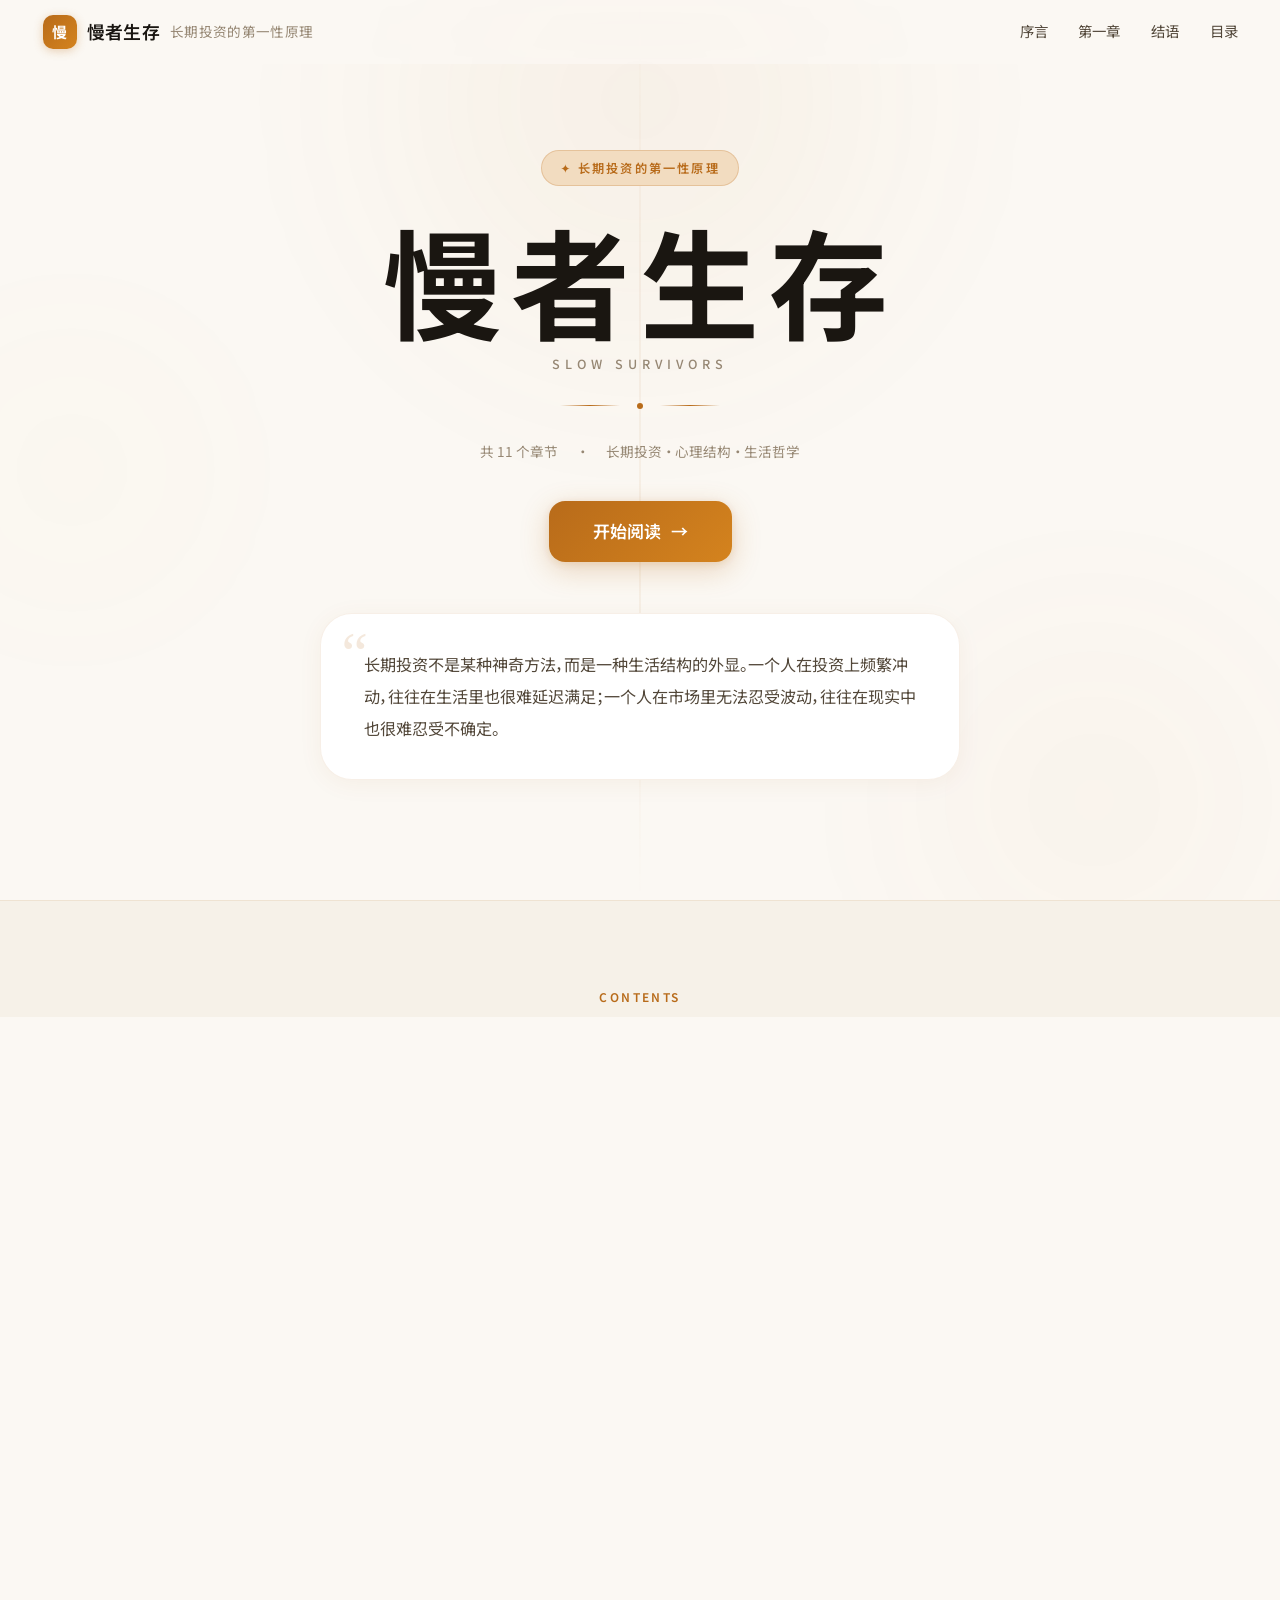
<file: index.html>
<!DOCTYPE html>
<html lang="zh-CN">
<head>
  <meta charset="UTF-8">
  <meta name="viewport" content="width=device-width, initial-scale=1.0, maximum-scale=5.0">
  <title>慢者生存 — 长期投资的第一性原理</title>
  <meta name="description" content="《慢者生存》——一本关于长期投资第一性原理的书。探讨为什么普通人明知长期正确却总是中途松手，以及如何建立不轻易被诱惑打碎的财富与生活结构。">
  <meta name="keywords" content="长期投资,价值投资,投资心理学,复利,慢者生存,长期主义,资产配置,定投,投资策略,比特币">
  <meta name="author" content="比特囤币">

  <!-- Open Graph -->
  <meta property="og:type" content="website">
  <meta property="og:title" content="慢者生存 — 长期投资的第一性原理">
  <meta property="og:description" content="长期投资不是某种神奇方法，而是一种生活结构的外显。写给普通人的长期投资指南。">
  <meta property="og:locale" content="zh_CN">
  <meta property="og:site_name" content="慢者生存">

  <!-- Twitter Card -->
  <meta name="twitter:card" content="summary">
  <meta name="twitter:title" content="慢者生存 — 长期投资的第一性原理">
  <meta name="twitter:description" content="长期投资不是某种神奇方法，而是一种生活结构的外显。">

  <link rel="canonical" href="https://hold.btchao.com/">

  <!-- DNS 预解析 -->
  <link rel="dns-prefetch" href="//fonts.googleapis.com">
  <link rel="dns-prefetch" href="//fonts.gstatic.com">

  <!-- 预加载关键资源 -->
  <link rel="preload" href="style.css" as="style">
  <link rel="preload" href="script.js" as="script">

  <!-- 移动端 & PWA -->
  <meta name="theme-color" content="#FBF8F3">
  <meta name="apple-mobile-web-app-capable" content="yes">
  <meta name="apple-mobile-web-app-status-bar-style" content="default">
  <meta name="apple-mobile-web-app-title" content="慢者生存">
  <meta name="mobile-web-app-capable" content="yes">

  <!-- 结构化数据链接增强 -->
  <link rel="alternate" hreflang="zh-CN" href="https://hold.btchao.com/">
  <link rel="alternate" hreflang="x-default" href="https://hold.btchao.com/">

  <!-- Open Graph 增强 -->
  <meta property="og:url" content="https://hold.btchao.com/">
  <meta property="og:site_name" content="慢者生存">
  <meta name="format-detection" content="telephone=no">

  <!-- Fonts -->
  <link rel="preconnect" href="https://fonts.googleapis.com">
  <link rel="preconnect" href="https://fonts.gstatic.com" crossorigin>
  <link href="https://fonts.googleapis.com/css2?family=Noto+Sans+SC:wght@400;500;600;700&display=swap" rel="stylesheet">

  <link rel="manifest" href="manifest.json">
  <link rel="icon" href="data:image/svg+xml,<svg xmlns='http://www.w3.org/2000/svg' width='64' height='64' viewBox='0 0 64 64'><rect width='64' height='64' rx='12' fill='%23B86B1A'/><text x='32' y='44' font-size='32' font-weight='bold' text-anchor='middle' fill='white' font-family='sans-serif'>慢</text></svg>">
  <link rel="stylesheet" href="style.css">

  <!-- JSON-LD: Book 结构化数据 -->
  <script type="application/ld+json">
  {
    "@context": "https://schema.org",
    "@type": "Book",
    "name": "慢者生存",
    "description": "长期投资的第一性原理。探讨为什么普通人明知长期正确却总是中途松手，以及如何建立不轻易被诱惑打碎的财富与生活结构。",
    "inLanguage": "zh-CN",
    "author": { "@type": "Organization", "name": "比特囤币", "url": "https://www.btchao.com" },
    "publisher": { "@type": "Organization", "name": "比特囤币" },
    "about": ["长期投资", "价值投资", "投资心理学", "复利", "长期主义"],
    "tableOfContents": {
      "@type": "ItemList",
      "itemListElement": [
        { "@type": "ListItem", "position": 0, "item": { "@type": "Article", "name": "序言", "url": "https://hold.btchao.com/preface.html" } },
        { "@type": "ListItem", "position": 1, "item": { "@type": "Article", "name": "为什么长期投资做不到", "url": "https://hold.btchao.com/chapter1.html" } },
        { "@type": "ListItem", "position": 2, "item": { "@type": "Article", "name": "时间不是朋友，结构才是朋友", "url": "https://hold.btchao.com/chapter2.html" } },
        { "@type": "ListItem", "position": 3, "item": { "@type": "Article", "name": "什么是好资产", "url": "https://hold.btchao.com/chapter3.html" } },
        { "@type": "ListItem", "position": 4, "item": { "@type": "Article", "name": "市场在分析你", "url": "https://hold.btchao.com/chapter4.html" } },
        { "@type": "ListItem", "position": 5, "item": { "@type": "Article", "name": "长期投资者的心理结构", "url": "https://hold.btchao.com/chapter5.html" } },
        { "@type": "ListItem", "position": 6, "item": { "@type": "Article", "name": "普通人的长期投资系统", "url": "https://hold.btchao.com/chapter6.html" } },
        { "@type": "ListItem", "position": 7, "item": { "@type": "Article", "name": "与波动共处", "url": "https://hold.btchao.com/chapter7.html" } },
        { "@type": "ListItem", "position": 8, "item": { "@type": "Article", "name": "长期主义是一种生活方式", "url": "https://hold.btchao.com/chapter8.html" } },
        { "@type": "ListItem", "position": 9, "item": { "@type": "Article", "name": "长期投资的敌人", "url": "https://hold.btchao.com/chapter9.html" } },
        { "@type": "ListItem", "position": 10, "item": { "@type": "Article", "name": "慢者生存", "url": "https://hold.btchao.com/chapter10.html" } }
      ]
    }
  }}
  </script>
</head>
<body>
  <div class="scroll-progress"></div>

  <nav class="t">
    <a class="nb" href="index.html">
      <div class="ni">慢</div>
      <span>慢者生存</span>
      <span class="nr">长期投资的第一性原理</span>
    </a>
    <div class="nav-links">
      <a href="preface.html">序言</a>
      <a href="chapter1.html">第一章</a>
      <a href="chapter10.html">结语</a>
      <a href="#contents">目录</a>
    </div>
  </nav>

  <section class="cv">
    <div class="cv-bg-wrap">
      <div class="cv-glow cv-glow-1"></div>
      <div class="cv-glow cv-glow-2"></div>
      <div class="cv-glow cv-glow-3"></div>
      <div class="cv-line"></div>
    </div>

    <div class="cv-i">
      <div class="cv-top">
        <div class="bg">✦ 长期投资的第一性原理</div>
      </div>

      <div class="cv-title-block">
        <div class="cv-ttl-row">
          <h1 class="ct">慢者生存</h1>
        </div>
        <div class="cv-ttl-sub">SLOW SURVIVORS</div>
      </div>

      <div class="cv-divider">
        <span class="cv-divider-line"></span>
        <span class="cv-divider-dot"></span>
        <span class="cv-divider-line"></span>
      </div>

      <div class="cm">
        <span class="cm-i">共 11 个章节</span>
        <span>·</span>
        <span class="cm-i">长期投资 · 心理结构 · 生活哲学</span>
      </div>

      <a class="cta" href="preface.html">开始阅读 <span class="cta-arrow">→</span></a>

      <div class="cv-quote-block">
        <blockquote class="cq">
          <p>长期投资不是某种神奇方法，而是一种生活结构的外显。一个人在投资上频繁冲动，往往在生活里也很难延迟满足；一个人在市场里无法忍受波动，往往在现实中也很难忍受不确定。</p>
        </blockquote>
      </div>
    </div>
  </section>

  <section class="cs2" id="contents">
    <div class="cs2-i">
      <div class="sh">
        <span class="sh-l">Contents</span>
        <h2>全书目录</h2>
      </div>
      <div class="cl">
            <a class="cc" href="preface.html">
              <div class="cn">序</div>
              <div class="ci">
                <div class="ct2">为什么我想重新写一本关于长期投资的书</div>
                <div class="cd">把长期主义放回更大的生活现场</div>
              </div>
              <div class="ca">→</div>
            </a>
            <a class="cc" href="chapter1.html">
              <div class="cn">01</div>
              <div class="ci">
                <div class="ct2">为什么长期投资做不到</div>
                <div class="cd">知与行之间的距离，比你想象的远得多</div>
              </div>
              <div class="ca">→</div>
            </a>
            <a class="cc" href="chapter2.html">
              <div class="cn">02</div>
              <div class="ci">
                <div class="ct2">时间不是朋友，结构才是朋友</div>
                <div class="cd">时间不会自动奖励任何人，结构才会</div>
              </div>
              <div class="ca">→</div>
            </a>
            <a class="cc" href="chapter3.html">
              <div class="cn">03</div>
              <div class="ci">
                <div class="ct2">什么是好资产</div>
                <div class="cd">需求真实、稀缺稳定、价值清晰</div>
              </div>
              <div class="ca">→</div>
            </a>
            <a class="cc" href="chapter4.html">
              <div class="cn">04</div>
              <div class="ci">
                <div class="ct2">市场在分析你</div>
                <div class="cd">波动、攀比、情绪与认知的关系</div>
              </div>
              <div class="ca">→</div>
            </a>
            <a class="cc" href="chapter5.html">
              <div class="cn">05</div>
              <div class="ci">
                <div class="ct2">长期投资者的心理结构</div>
                <div class="cd">耐心、信念、孤独与仓位管理</div>
              </div>
              <div class="ca">→</div>
            </a>
            <a class="cc" href="chapter6.html">
              <div class="cn">06</div>
              <div class="ci">
                <div class="ct2">普通人的长期投资系统</div>
                <div class="cd">低频、稳健、可重复、可承受</div>
              </div>
              <div class="ca">→</div>
            </a>
            <a class="cc" href="chapter7.html">
              <div class="cn">07</div>
              <div class="ci">
                <div class="ct2">与波动共处</div>
                <div class="cd">波动是市场的呼吸，也是代价</div>
              </div>
              <div class="ca">→</div>
            </a>
            <a class="cc" href="chapter8.html">
              <div class="cn">08</div>
              <div class="ci">
                <div class="ct2">长期主义是一种生活方式</div>
                <div class="cd">健康、能力、信用与决策极简</div>
              </div>
              <div class="ca">→</div>
            </a>
            <a class="cc" href="chapter9.html">
              <div class="cn">09</div>
              <div class="ci">
                <div class="ct2">长期投资的敌人</div>
                <div class="cd">杠杆、攀比、贪婪与过度自信</div>
              </div>
              <div class="ca">→</div>
            </a>
            <a class="cc" href="chapter10.html">
              <div class="cn">10</div>
              <div class="ci">
                <div class="ct2">慢者生存</div>
                <div class="cd">少犯大错，活得稳比跑得快更重要</div>
              </div>
              <div class="ca">→</div>
            </a>
      </div>
    </div>
  </section>

  <footer class="ft">
    <div class="ftt">慢者生存</div>
    <div class="ftd">长期投资的第一性原理</div>
    <div class="fth"></div>
    <div class="ftn">© 2026 · <a href="https://www.btchao.com">比特囤币</a></div>
  </footer>

  <script src="script.js"></script>
</body>
</html>
</file>
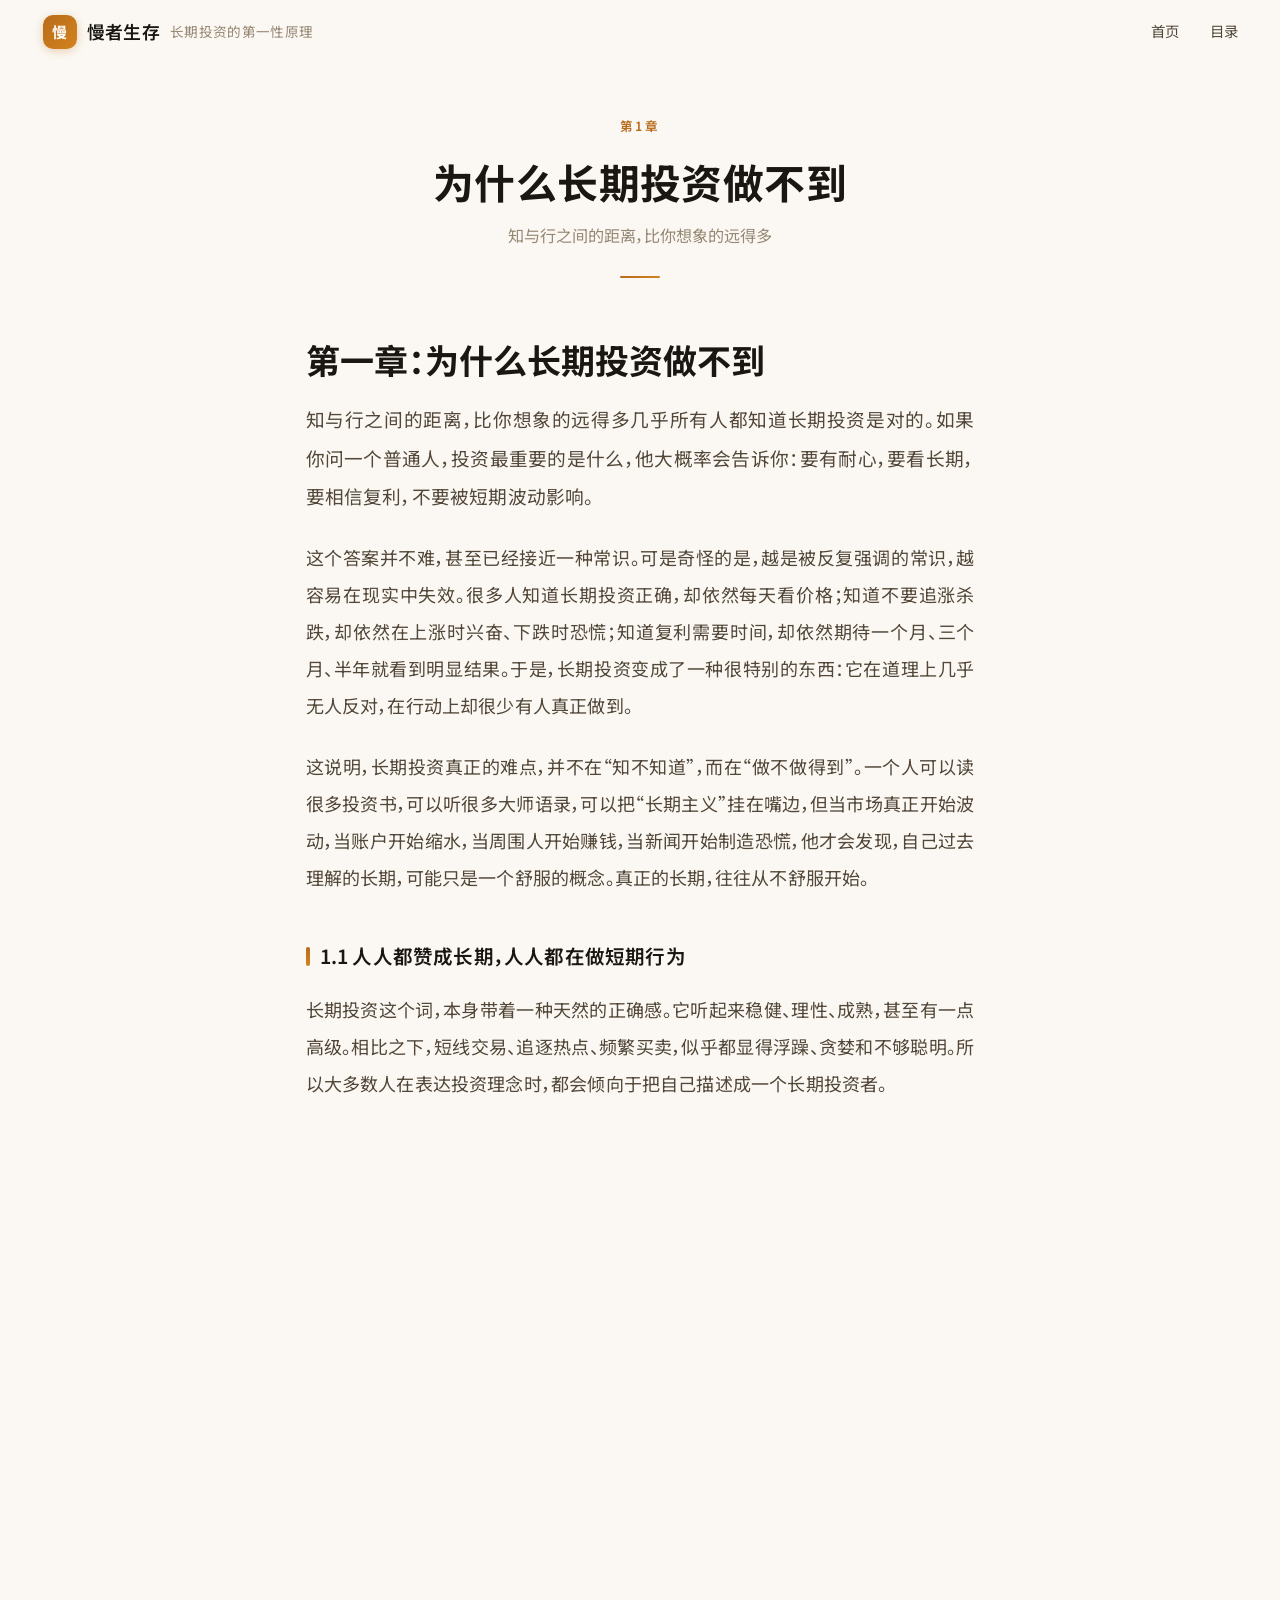
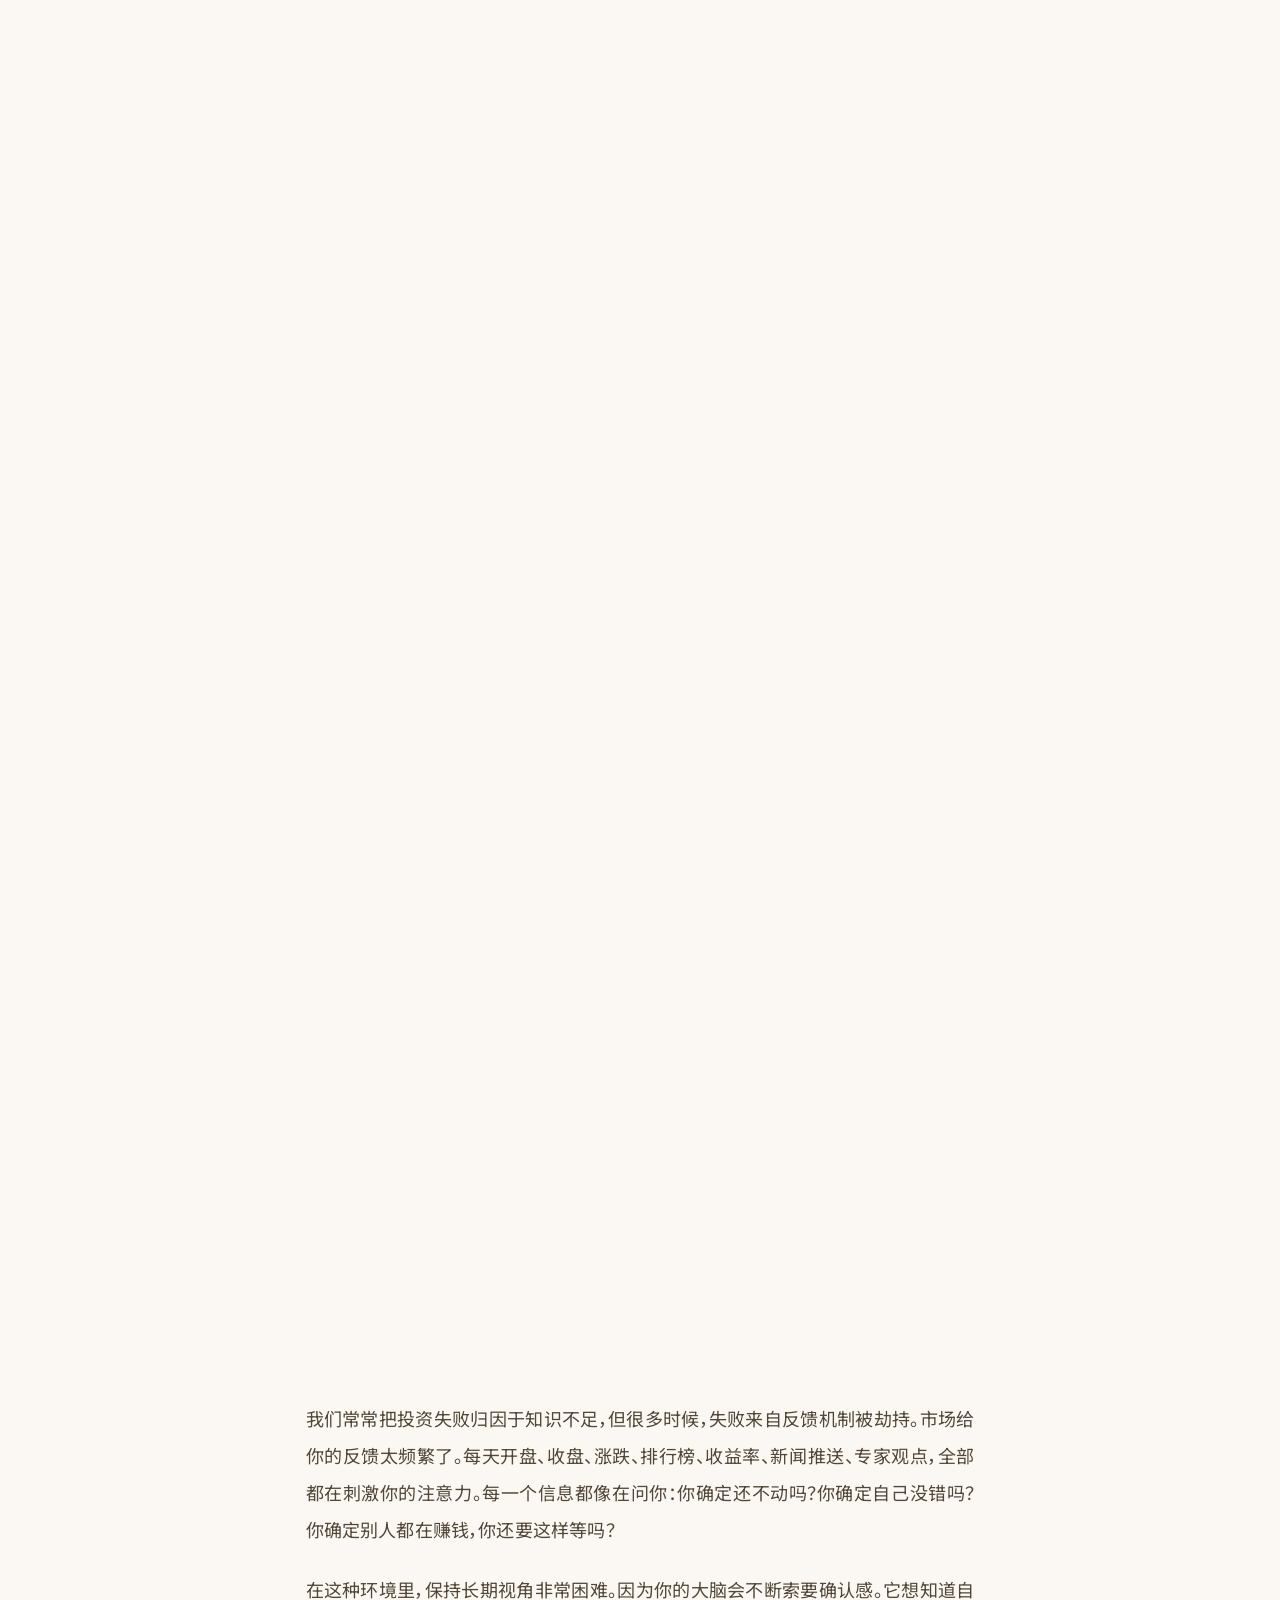
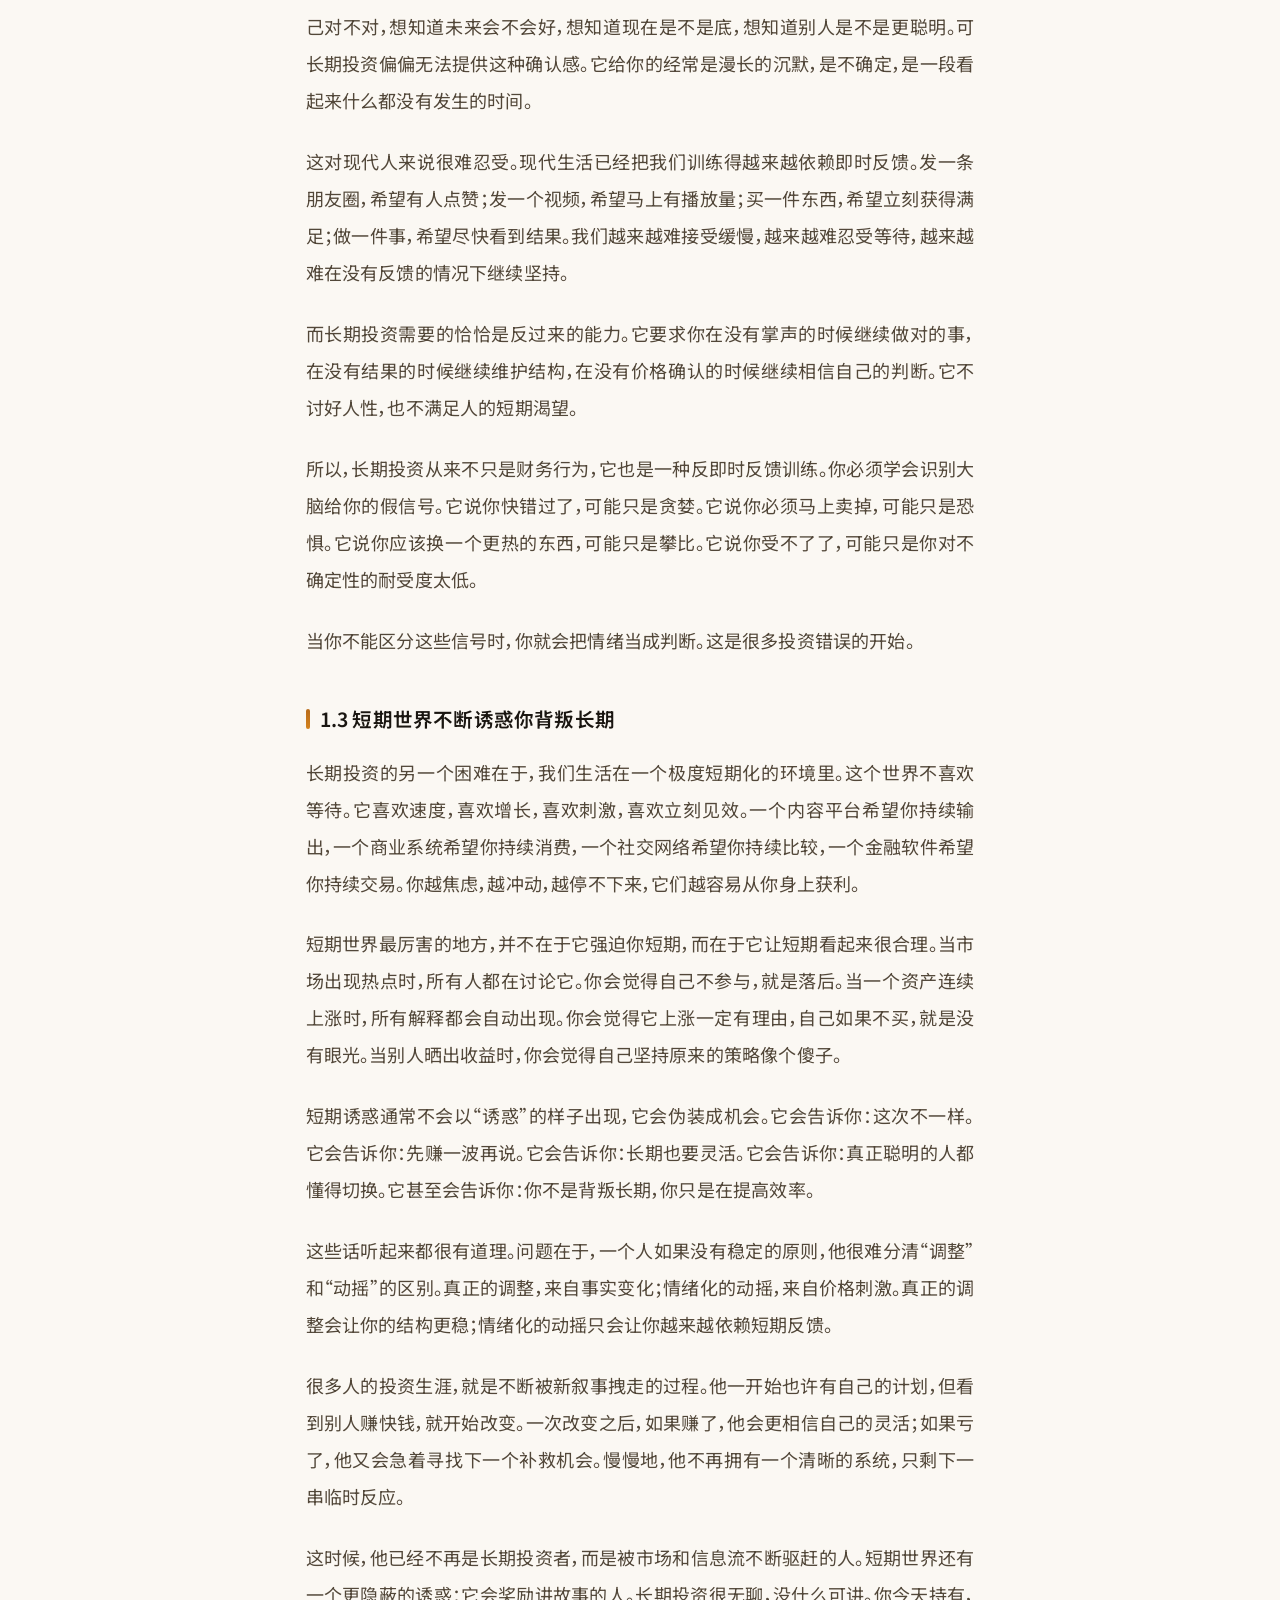
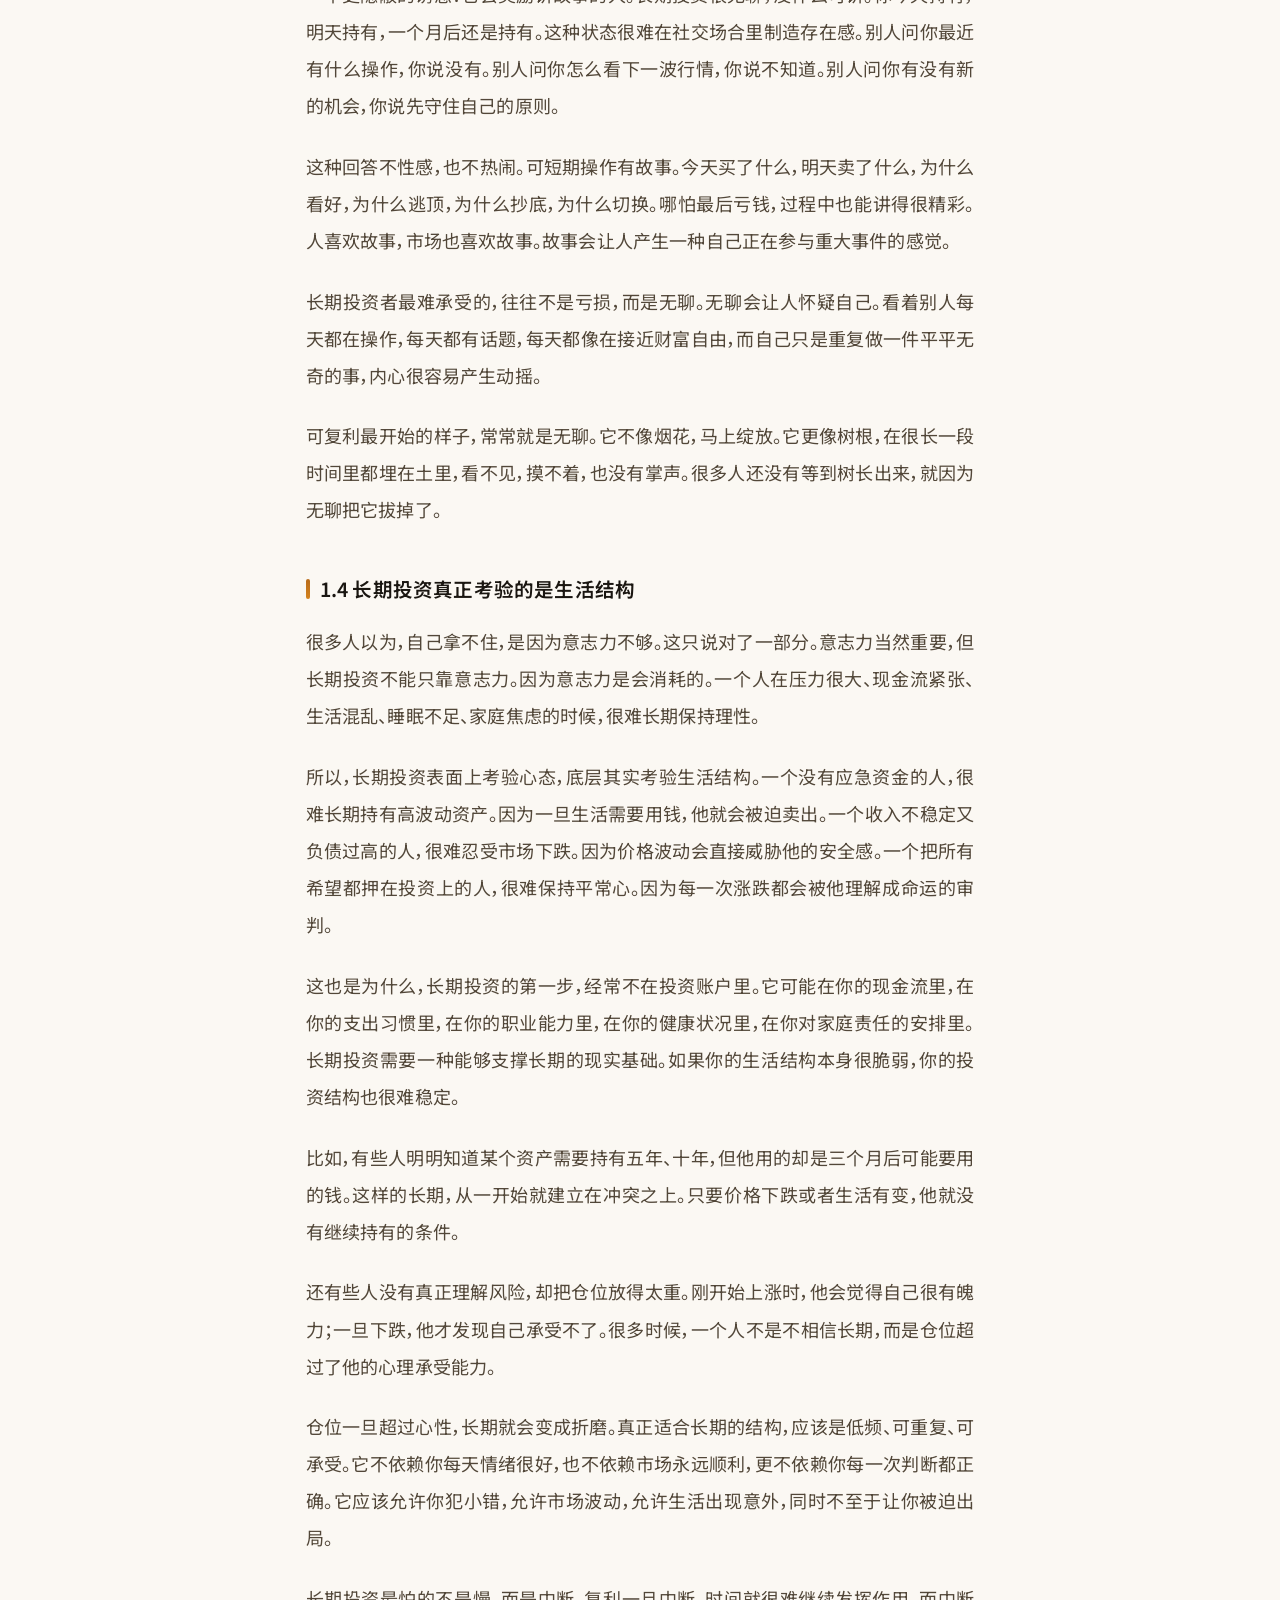
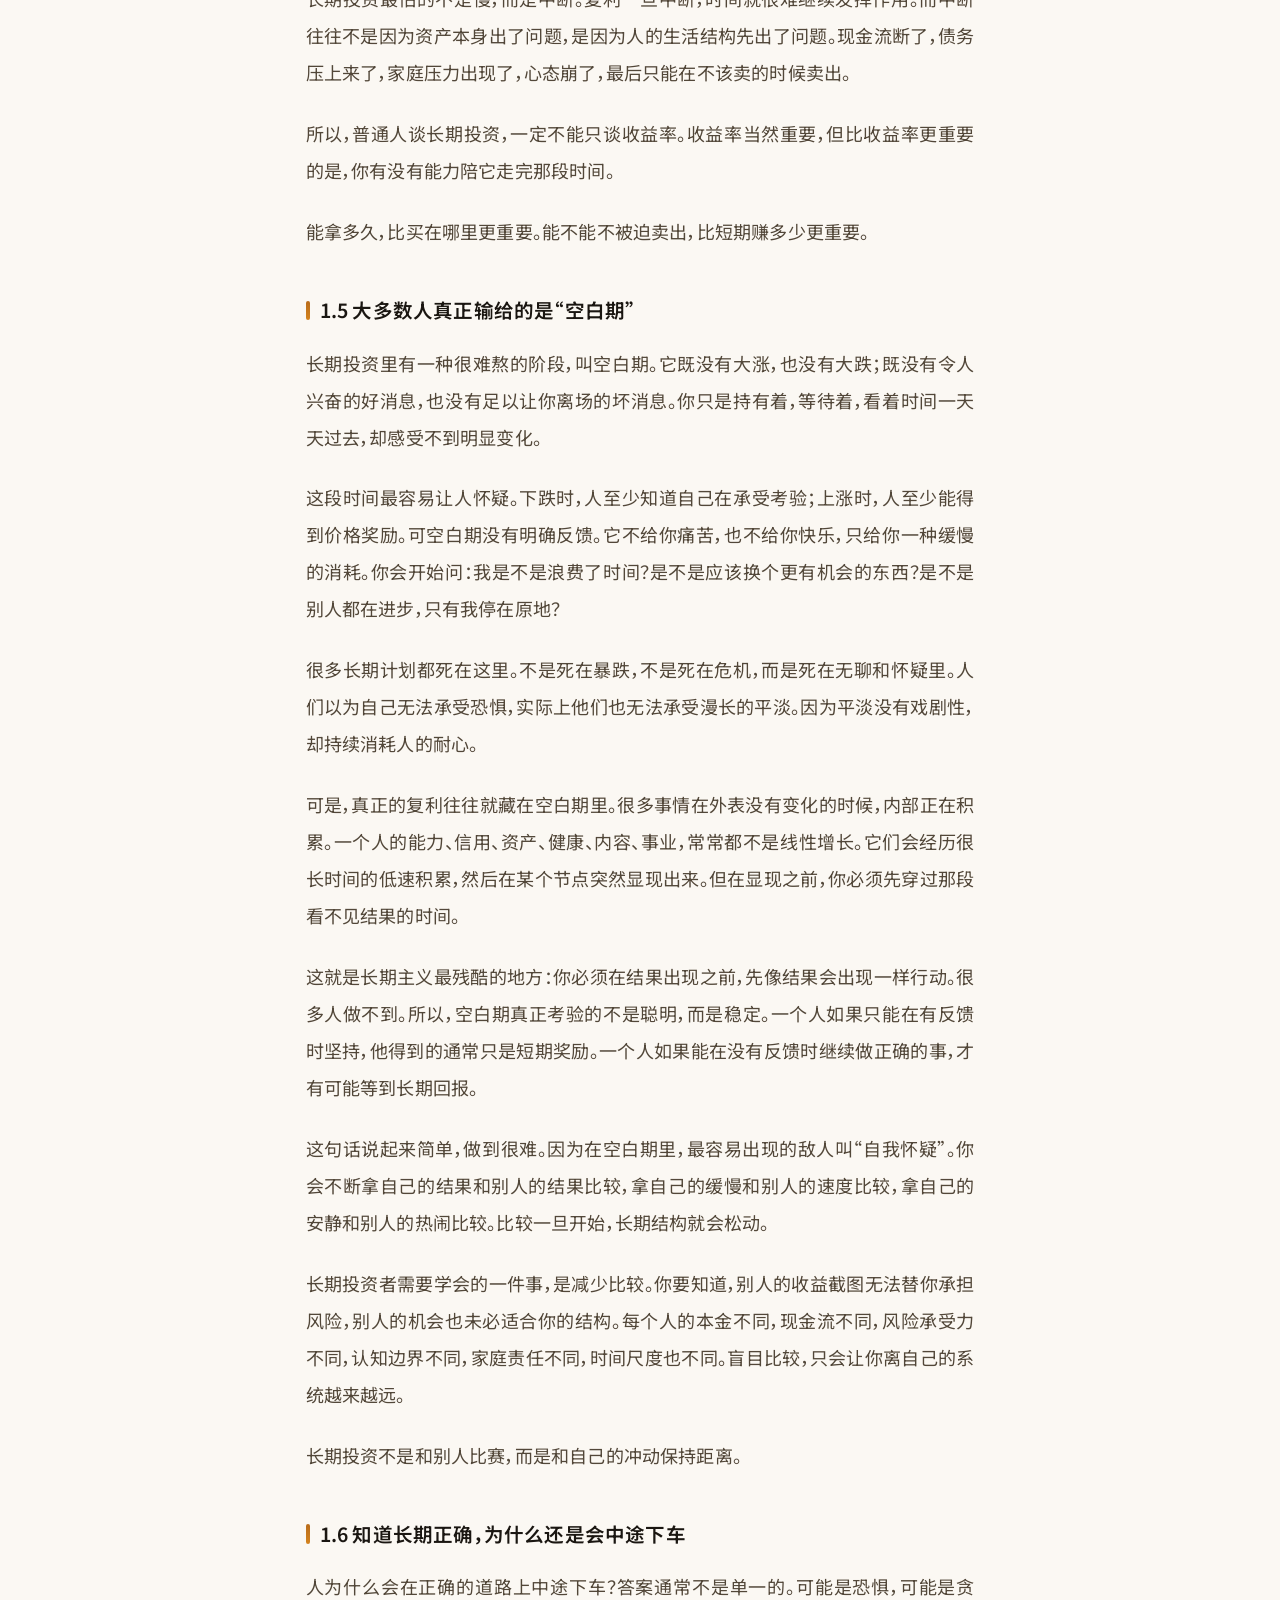
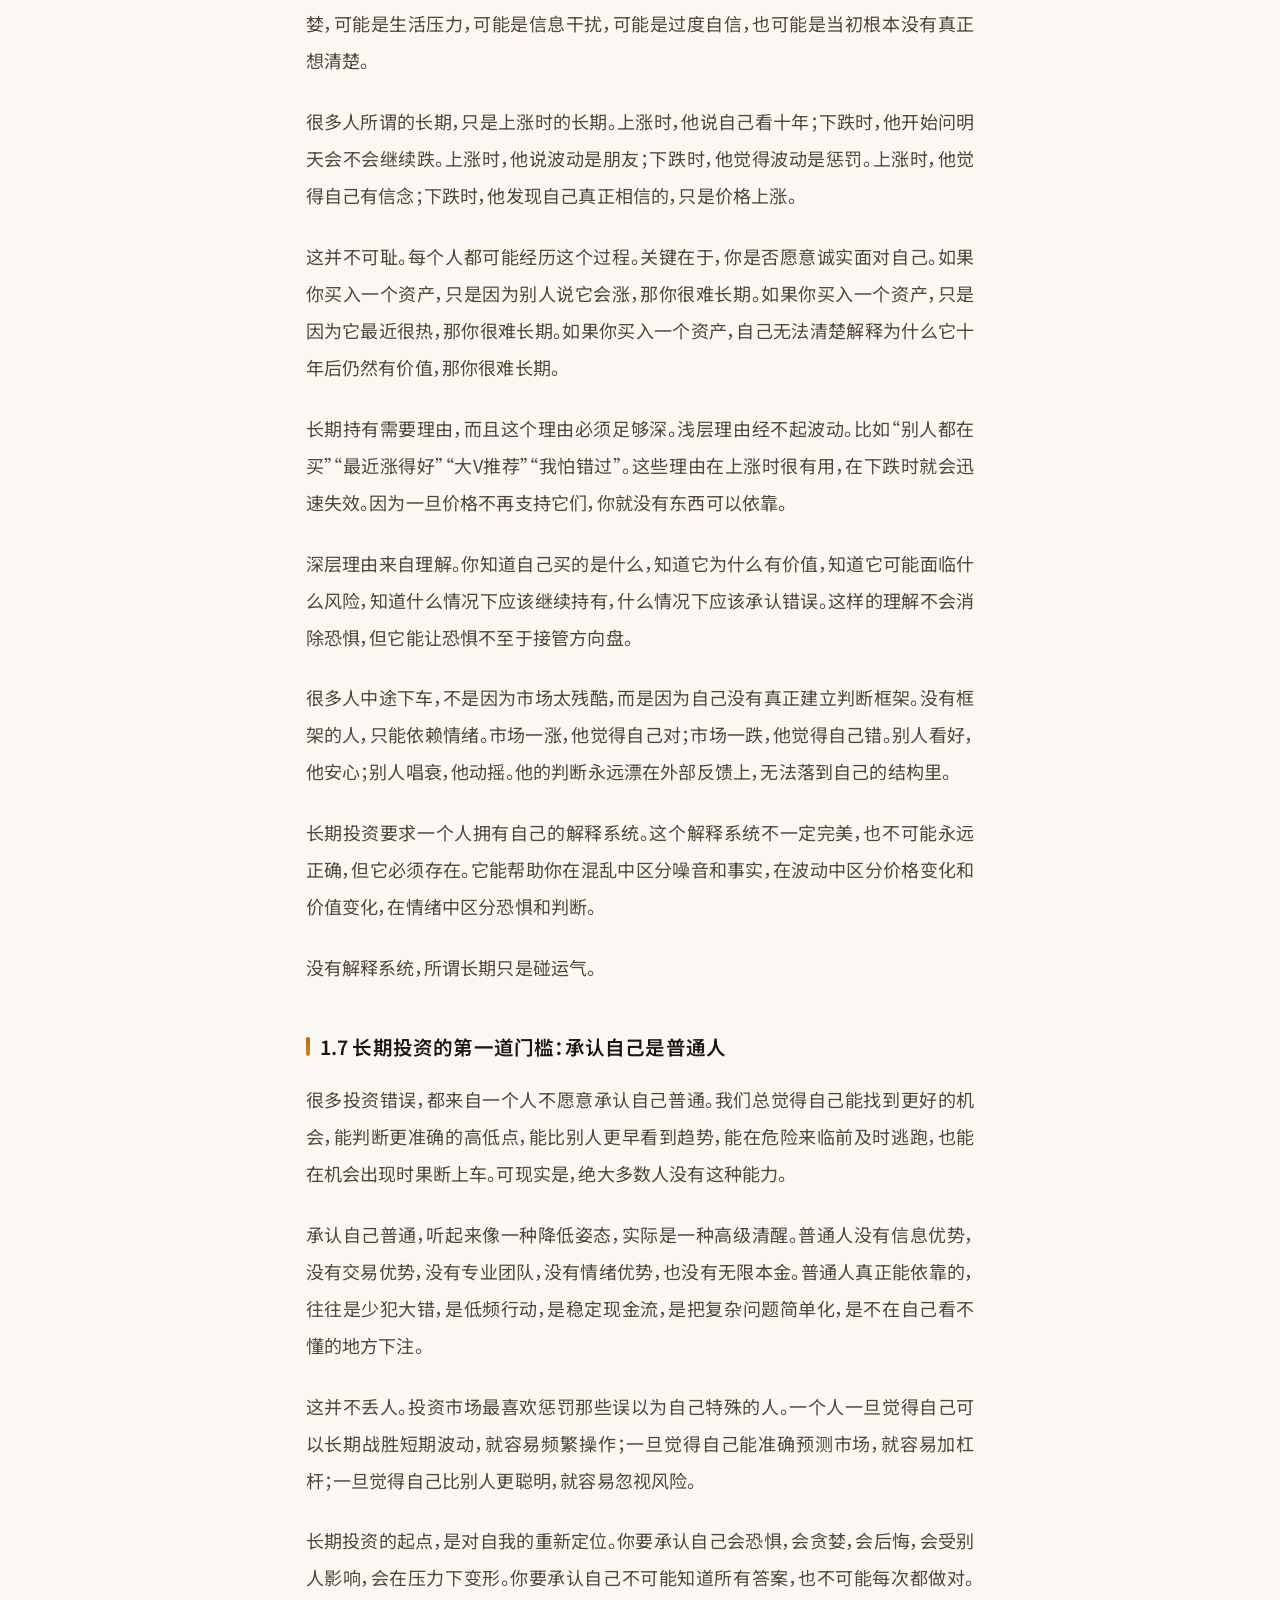
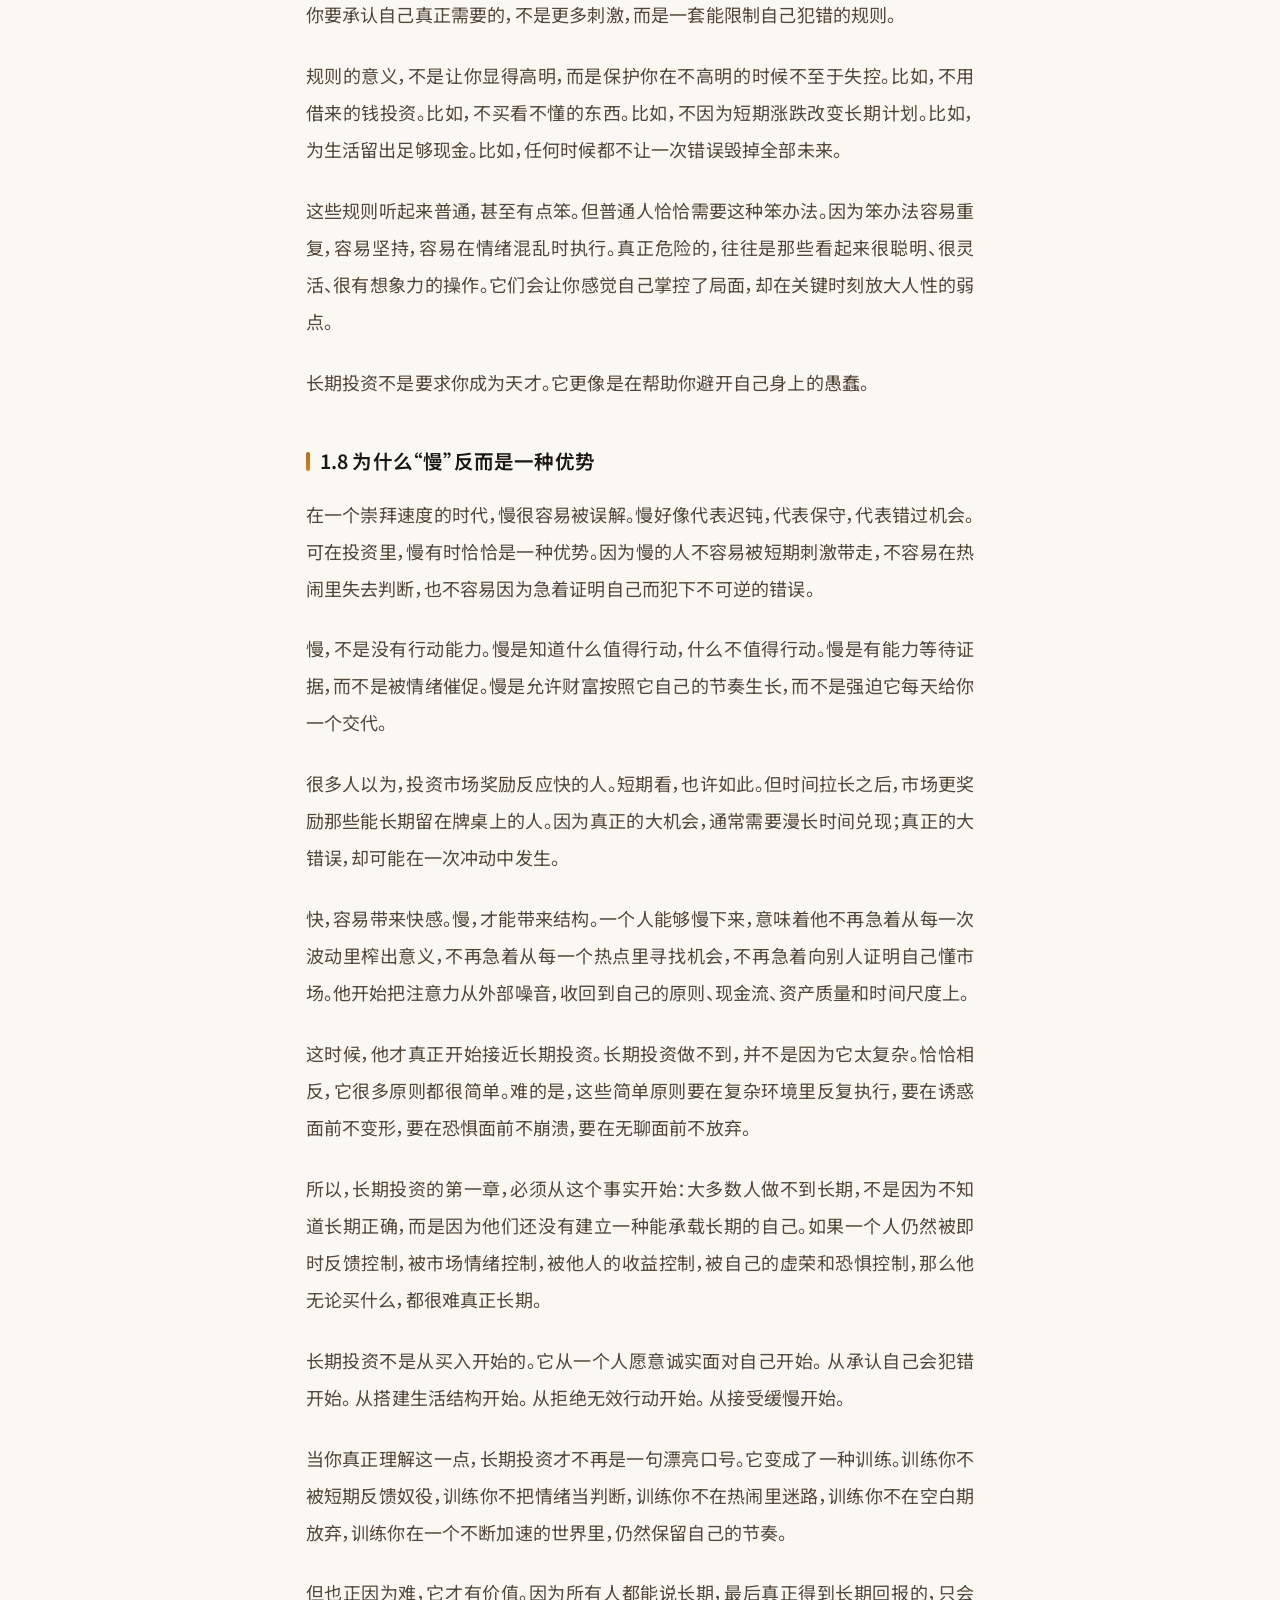
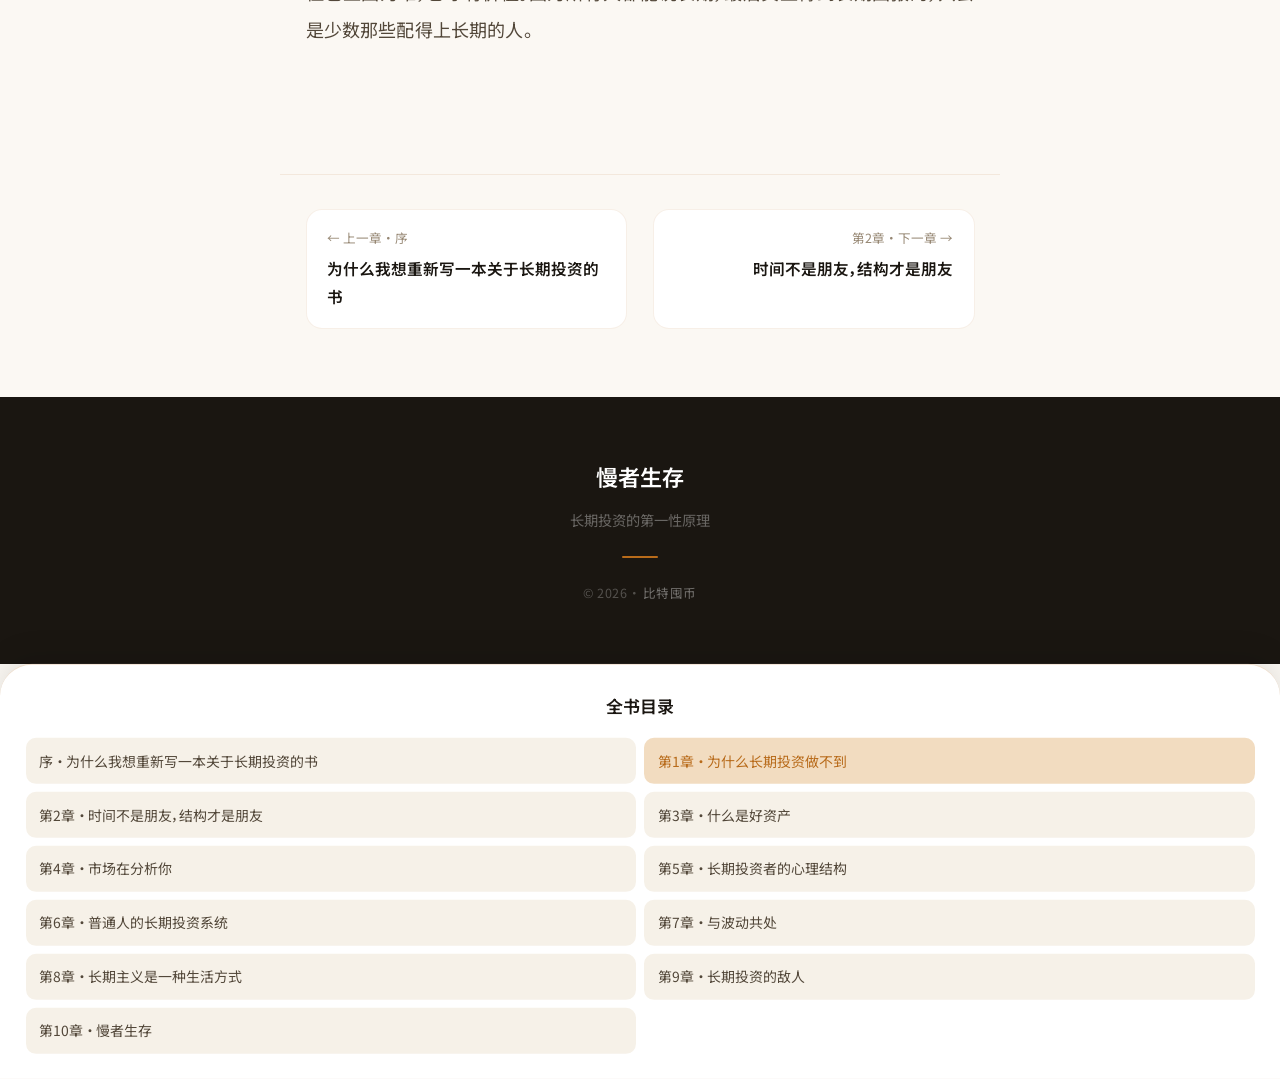
<file: chapter1.html>
<!DOCTYPE html>
<html lang="zh-CN">
<head>
  <meta charset="UTF-8">
  <meta name="viewport" content="width=device-width, initial-scale=1.0, maximum-scale=5.0">
  <title>为什么长期投资做不到 — 慢者生存</title>
  <meta name="description" content="知与行之间的距离，比你想象的远得多。《慢者生存》第1章，探讨长期投资的第一性原理。">
  <meta name="keywords" content="长期投资,为什么长期投资做不到,知与行之间的距离，比你想象的远得多,慢者生存,投资心理学">
  <meta name="author" content="比特囤币">

  <meta property="og:type" content="article">
  <meta property="og:title" content="为什么长期投资做不到 — 慢者生存">
  <meta property="og:description" content="知与行之间的距离，比你想象的远得多">
  <meta property="og:locale" content="zh_CN">
  <meta property="og:site_name" content="慢者生存">

  <meta name="twitter:card" content="summary">
  <meta name="twitter:title" content="为什么长期投资做不到 — 慢者生存">

  <link rel="canonical" href="https://hold.btchao.com/chapter1.html">

  <!-- DNS 预解析 -->
  <link rel="dns-prefetch" href="//fonts.googleapis.com">
  <link rel="dns-prefetch" href="//fonts.gstatic.com">

  <!-- 预加载关键资源 -->
  <link rel="preload" href="style.css" as="style">
  <link rel="preload" href="script.js" as="script">

  <!-- 移动端 & PWA -->
  <meta name="theme-color" content="#FBF8F3">
  <meta name="apple-mobile-web-app-capable" content="yes">
  <meta name="apple-mobile-web-app-status-bar-style" content="default">
  <meta name="apple-mobile-web-app-title" content="慢者生存">
  <meta name="mobile-web-app-capable" content="yes">

  <!-- 结构化数据链接增强 -->
  <link rel="alternate" hreflang="zh-CN" href="https://hold.btchao.com/chapter1.html">
  <link rel="alternate" hreflang="x-default" href="https://hold.btchao.com/chapter1.html">

  <!-- Open Graph 增强 -->
  <meta property="og:url" content="https://hold.btchao.com/chapter1.html">
  <meta property="og:site_name" content="慢者生存">
  <meta name="format-detection" content="telephone=no">

  <!-- Fonts -->
  <link rel="preconnect" href="https://fonts.googleapis.com">
  <link rel="preconnect" href="https://fonts.gstatic.com" crossorigin>
  <link href="https://fonts.googleapis.com/css2?family=Noto+Sans+SC:wght@400;500;600;700&display=swap" rel="stylesheet">

  <link rel="manifest" href="manifest.json">
  <link rel="icon" href="data:image/svg+xml,<svg xmlns='http://www.w3.org/2000/svg' width='64' height='64' viewBox='0 0 64 64'><rect width='64' height='64' rx='12' fill='%23B86B1A'/><text x='32' y='44' font-size='32' font-weight='bold' text-anchor='middle' fill='white' font-family='sans-serif'>慢</text></svg>">
  <link rel="stylesheet" href="style.css">

  <!-- JSON-LD 结构化数据 -->
  <script type="application/ld+json">
  {
    "@context": "https://schema.org",
    "@type": "Article",
    "headline": "为什么长期投资做不到",
    "description": "知与行之间的距离，比你想象的远得多",
    "isPartOf": {
      "@type": "Book",
      "name": "慢者生存",
      "author": { "@type": "Organization", "name": "比特囤币" }
    },
    "inLanguage": "zh-CN"
  },
    "url": "https://hold.btchao.com/chapter1.html",
    "author": { "@type": "Organization", "name": "比特囤币", "url": "https://www.btchao.com" }
  </script>
</head>
<body>
  <div class="scroll-progress"></div>

  <nav class="t">
    <a class="nb" href="index.html">
      <div class="ni">慢</div>
      <span>慢者生存</span>
      <span class="nr">长期投资的第一性原理</span>
    </a>
    <div class="nav-links">
      <a href="index.html">首页</a>
      <a href="#contents">目录</a>
    </div>
    <button class="nav-menu-btn" aria-label="目录">
      <svg width="20" height="20" viewBox="0 0 20 20" fill="currentColor"><path d="M3 5h14v2H3V5zm0 4h14v2H3V9zm0 4h14v2H3v-2z"/></svg>
    </button>
  </nav>

  <aside class="toc-sidebar">
          <ul>
              <li><a href="#11">1.1 人人都赞成长期，人人都在做短期行为</a></li>
              <li><a href="#12">1.2 人类大脑不适合长期投资</a></li>
              <li><a href="#13">1.3 短期世界不断诱惑你背叛长期</a></li>
              <li><a href="#14">1.4 长期投资真正考验的是生活结构</a></li>
              <li><a href="#15">1.5 大多数人真正输给的是“空白期”</a></li>
              <li><a href="#16">1.6 知道长期正确，为什么还是会中途下车</a></li>
              <li><a href="#17">1.7 长期投资的第一道门槛：承认自己是普通人</a></li>
              <li><a href="#18">1.8 为什么“慢”反而是一种优势</a></li>
          </ul>
        </aside>

  <div class="article-wrap">
    <div class="article-header">
      <div class="eyebrow">第1章</div>
      <h1>为什么长期投资做不到</h1>
      <div class="subtitle">知与行之间的距离，比你想象的远得多</div>
      <div class="divider"></div>
    </div>

    <article class="al">
            <h1>第一章：为什么长期投资做不到</h1>
            <p>知与行之间的距离，比你想象的远得多几乎所有人都知道长期投资是对的。如果你问一个普通人，投资最重要的是什么，他大概率会告诉你：要有耐心，要看长期，要相信复利，不要被短期波动影响。</p>
            <p>这个答案并不难，甚至已经接近一种常识。可是奇怪的是，越是被反复强调的常识，越容易在现实中失效。很多人知道长期投资正确，却依然每天看价格；知道不要追涨杀跌，却依然在上涨时兴奋、下跌时恐慌；知道复利需要时间，却依然期待一个月、三个月、半年就看到明显结果。于是，长期投资变成了一种很特别的东西：它在道理上几乎无人反对，在行动上却很少有人真正做到。</p>
            <p>这说明，长期投资真正的难点，并不在“知不知道”，而在“做不做得到”。一个人可以读很多投资书，可以听很多大师语录，可以把“长期主义”挂在嘴边，但当市场真正开始波动，当账户开始缩水，当周围人开始赚钱，当新闻开始制造恐慌，他才会发现，自己过去理解的长期，可能只是一个舒服的概念。真正的长期，往往从不舒服开始。</p>
            <h3 id="11">1.1 人人都赞成长期，人人都在做短期行为</h3>
            <p>长期投资这个词，本身带着一种天然的正确感。它听起来稳健、理性、成熟，甚至有一点高级。相比之下，短线交易、追逐热点、频繁买卖，似乎都显得浮躁、贪婪和不够聪明。所以大多数人在表达投资理念时，都会倾向于把自己描述成一个长期投资者。</p>
            <p>可真实情况往往很尴尬。很多人说自己长期投资，但每天看盘几十次。很多人说自己看十年，但三天不涨就开始怀疑。很多人说自己不在乎波动，但只要账户浮亏超过自己的心理阈值，就开始四处寻找安慰和解释。还有很多人说自己有信念，可一旦看到别人买了另一个东西涨得更快，心里立刻开始动摇。</p>
            <p>这不是少数人的问题，而是人类共同的问题。长期投资要求一个人把注意力放在很远的地方，但市场每天都把你的眼睛拉回当下。长期投资要求你相信缓慢的积累，但现实世界每天都在给你展示快速的刺激。长期投资要求你承受无聊，但社交媒体每天都在制造热闹。</p>
            <p>一个人嘴上说自己相信长期，行动上却被短期反馈牵着走，这并不奇怪。因为短期反馈太具体了，长期结果太抽象了。</p>
            <p>今天涨了，你看得见。今天跌了，你也看得见。别人赚了多少，你看得见。自己亏了多少，你更看得见。可十年后的结果，看不见。复利的力量，看不见。坚持的意义，在很长一段时间里也看不见。</p>
            <p>人很难为了一个看不见的结果，长期忍受一个看得见的不舒服。这就是长期投资的第一个矛盾：它在逻辑上很清楚，在体验上却很反人性。我们常常高估自己对长期的承受力。因为在市场平静时，长期投资看起来很简单。你只需要买入、持有、等待，好像一切都不复杂。但问题是，市场不会一直平静，生活也不会一直顺利。长期投资真正的难点，通常不会出现在你做计划的时候，而会出现在计划被现实反复冲击的时候。</p>
            <p>当你买入后立刻上涨，你会觉得自己判断正确。可如果它继续上涨，你又会后悔为什么没有买更多。上涨太快会让人贪婪，下跌太快会让人恐惧，横盘太久会让人无聊。市场总有办法让你不舒服。</p>
            <p>而长期投资恰恰要求你在这些不舒服里，继续维持原来的结构。这就很难。因为人天然喜欢调整。我们总觉得，只要做点什么，局面就会变好。价格跌了，想补仓；价格涨了，想止盈；别人赚钱了，想换仓；新闻不好了，想避险。行动本身会带来一种心理安慰，好像只要动起来，就不再被动。</p>
            <p>可投资里有一个残酷事实：很多时候，行动只是焦虑的外壳。你以为自己在优化策略，其实只是在缓解不安。你以为自己在应对变化，其实只是被变化牵着走。你以为自己更灵活，其实是没有稳定的原则。</p>
            <p>长期投资最难的地方就在这里：它经常要求你在最想行动的时候保持克制。</p>
            <h3 id="12">1.2 人类大脑不适合长期投资</h3>
            <p>如果长期投资这么好，为什么大多数人做不到？一个重要原因是，人类的大脑并不是为长期投资设计的。它更适合应对即时危险、即时奖励和即时反馈。在远古环境里，一个人看到草丛晃动，必须马上判断是不是猛兽；发现甜味食物，身体会立刻奖励自己；遇到危险，逃跑比思考更重要。这样的机制帮助人类活下来。反应快、警觉高、对损失敏感，这些都是进化留下来的能力。</p>
            <p>可到了现代金融市场，这些能力反而会制造问题。市场每天波动，大脑会把价格下跌理解成危险信号。账户浮亏会触发真实的痛苦感，哪怕那只是账面变化。看到别人赚钱，大脑会产生错失感，好像自己正在失去某种机会。看到新闻标题里的危机、崩盘、暴涨、历史性机会，身体会本能地紧张。</p>
            <p>也就是说，你以为自己在看市场，其实你的生理系统也参与了判断。这就是为什么很多人在冷静时能说出一套完整的长期逻辑，一旦真正面对波动，就完全变了一个人。因为那一刻，主导他的未必是理性，而是恐惧、贪婪、后悔和攀比。</p>
            <p>我们常常把投资失败归因于知识不足，但很多时候，失败来自反馈机制被劫持。市场给你的反馈太频繁了。每天开盘、收盘、涨跌、排行榜、收益率、新闻推送、专家观点，全部都在刺激你的注意力。每一个信息都像在问你：你确定还不动吗？你确定自己没错吗？你确定别人都在赚钱，你还要这样等吗？</p>
            <p>在这种环境里，保持长期视角非常困难。因为你的大脑会不断索要确认感。它想知道自己对不对，想知道未来会不会好，想知道现在是不是底，想知道别人是不是更聪明。可长期投资偏偏无法提供这种确认感。它给你的经常是漫长的沉默，是不确定，是一段看起来什么都没有发生的时间。</p>
            <p>这对现代人来说很难忍受。现代生活已经把我们训练得越来越依赖即时反馈。发一条朋友圈，希望有人点赞；发一个视频，希望马上有播放量；买一件东西，希望立刻获得满足；做一件事，希望尽快看到结果。我们越来越难接受缓慢，越来越难忍受等待，越来越难在没有反馈的情况下继续坚持。</p>
            <p>而长期投资需要的恰恰是反过来的能力。它要求你在没有掌声的时候继续做对的事，在没有结果的时候继续维护结构，在没有价格确认的时候继续相信自己的判断。它不讨好人性，也不满足人的短期渴望。</p>
            <p>所以，长期投资从来不只是财务行为，它也是一种反即时反馈训练。你必须学会识别大脑给你的假信号。它说你快错过了，可能只是贪婪。它说你必须马上卖掉，可能只是恐惧。它说你应该换一个更热的东西，可能只是攀比。它说你受不了了，可能只是你对不确定性的耐受度太低。</p>
            <p>当你不能区分这些信号时，你就会把情绪当成判断。这是很多投资错误的开始。</p>
            <h3 id="13">1.3 短期世界不断诱惑你背叛长期</h3>
            <p>长期投资的另一个困难在于，我们生活在一个极度短期化的环境里。这个世界不喜欢等待。它喜欢速度，喜欢增长，喜欢刺激，喜欢立刻见效。一个内容平台希望你持续输出，一个商业系统希望你持续消费，一个社交网络希望你持续比较，一个金融软件希望你持续交易。你越焦虑，越冲动，越停不下来，它们越容易从你身上获利。</p>
            <p>短期世界最厉害的地方，并不在于它强迫你短期，而在于它让短期看起来很合理。当市场出现热点时，所有人都在讨论它。你会觉得自己不参与，就是落后。当一个资产连续上涨时，所有解释都会自动出现。你会觉得它上涨一定有理由，自己如果不买，就是没有眼光。当别人晒出收益时，你会觉得自己坚持原来的策略像个傻子。</p>
            <p>短期诱惑通常不会以“诱惑”的样子出现，它会伪装成机会。它会告诉你：这次不一样。它会告诉你：先赚一波再说。它会告诉你：长期也要灵活。它会告诉你：真正聪明的人都懂得切换。它甚至会告诉你：你不是背叛长期，你只是在提高效率。</p>
            <p>这些话听起来都很有道理。问题在于，一个人如果没有稳定的原则，他很难分清“调整”和“动摇”的区别。真正的调整，来自事实变化；情绪化的动摇，来自价格刺激。真正的调整会让你的结构更稳；情绪化的动摇只会让你越来越依赖短期反馈。</p>
            <p>很多人的投资生涯，就是不断被新叙事拽走的过程。他一开始也许有自己的计划，但看到别人赚快钱，就开始改变。一次改变之后，如果赚了，他会更相信自己的灵活；如果亏了，他又会急着寻找下一个补救机会。慢慢地，他不再拥有一个清晰的系统，只剩下一串临时反应。</p>
            <p>这时候，他已经不再是长期投资者，而是被市场和信息流不断驱赶的人。短期世界还有一个更隐蔽的诱惑：它会奖励讲故事的人。长期投资很无聊，没什么可讲。你今天持有，明天持有，一个月后还是持有。这种状态很难在社交场合里制造存在感。别人问你最近有什么操作，你说没有。别人问你怎么看下一波行情，你说不知道。别人问你有没有新的机会，你说先守住自己的原则。</p>
            <p>这种回答不性感，也不热闹。可短期操作有故事。今天买了什么，明天卖了什么，为什么看好，为什么逃顶，为什么抄底，为什么切换。哪怕最后亏钱，过程中也能讲得很精彩。人喜欢故事，市场也喜欢故事。故事会让人产生一种自己正在参与重大事件的感觉。</p>
            <p>长期投资者最难承受的，往往不是亏损，而是无聊。无聊会让人怀疑自己。看着别人每天都在操作，每天都有话题，每天都像在接近财富自由，而自己只是重复做一件平平无奇的事，内心很容易产生动摇。</p>
            <p>可复利最开始的样子，常常就是无聊。它不像烟花，马上绽放。它更像树根，在很长一段时间里都埋在土里，看不见，摸不着，也没有掌声。很多人还没有等到树长出来，就因为无聊把它拔掉了。</p>
            <h3 id="14">1.4 长期投资真正考验的是生活结构</h3>
            <p>很多人以为，自己拿不住，是因为意志力不够。这只说对了一部分。意志力当然重要，但长期投资不能只靠意志力。因为意志力是会消耗的。一个人在压力很大、现金流紧张、生活混乱、睡眠不足、家庭焦虑的时候，很难长期保持理性。</p>
            <p>所以，长期投资表面上考验心态，底层其实考验生活结构。一个没有应急资金的人，很难长期持有高波动资产。因为一旦生活需要用钱，他就会被迫卖出。一个收入不稳定又负债过高的人，很难忍受市场下跌。因为价格波动会直接威胁他的安全感。一个把所有希望都押在投资上的人，很难保持平常心。因为每一次涨跌都会被他理解成命运的审判。</p>
            <p>这也是为什么，长期投资的第一步，经常不在投资账户里。它可能在你的现金流里，在你的支出习惯里，在你的职业能力里，在你的健康状况里，在你对家庭责任的安排里。长期投资需要一种能够支撑长期的现实基础。如果你的生活结构本身很脆弱，你的投资结构也很难稳定。</p>
            <p>比如，有些人明明知道某个资产需要持有五年、十年，但他用的却是三个月后可能要用的钱。这样的长期，从一开始就建立在冲突之上。只要价格下跌或者生活有变，他就没有继续持有的条件。</p>
            <p>还有些人没有真正理解风险，却把仓位放得太重。刚开始上涨时，他会觉得自己很有魄力；一旦下跌，他才发现自己承受不了。很多时候，一个人不是不相信长期，而是仓位超过了他的心理承受能力。</p>
            <p>仓位一旦超过心性，长期就会变成折磨。真正适合长期的结构，应该是低频、可重复、可承受。它不依赖你每天情绪很好，也不依赖市场永远顺利，更不依赖你每一次判断都正确。它应该允许你犯小错，允许市场波动，允许生活出现意外，同时不至于让你被迫出局。</p>
            <p>长期投资最怕的不是慢，而是中断。复利一旦中断，时间就很难继续发挥作用。而中断往往不是因为资产本身出了问题，是因为人的生活结构先出了问题。现金流断了，债务压上来了，家庭压力出现了，心态崩了，最后只能在不该卖的时候卖出。</p>
            <p>所以，普通人谈长期投资，一定不能只谈收益率。收益率当然重要，但比收益率更重要的是，你有没有能力陪它走完那段时间。</p>
            <p>能拿多久，比买在哪里更重要。能不能不被迫卖出，比短期赚多少更重要。</p>
            <h3 id="15">1.5 大多数人真正输给的是“空白期”</h3>
            <p>长期投资里有一种很难熬的阶段，叫空白期。它既没有大涨，也没有大跌；既没有令人兴奋的好消息，也没有足以让你离场的坏消息。你只是持有着，等待着，看着时间一天天过去，却感受不到明显变化。</p>
            <p>这段时间最容易让人怀疑。下跌时，人至少知道自己在承受考验；上涨时，人至少能得到价格奖励。可空白期没有明确反馈。它不给你痛苦，也不给你快乐，只给你一种缓慢的消耗。你会开始问：我是不是浪费了时间？是不是应该换个更有机会的东西？是不是别人都在进步，只有我停在原地？</p>
            <p>很多长期计划都死在这里。不是死在暴跌，不是死在危机，而是死在无聊和怀疑里。人们以为自己无法承受恐惧，实际上他们也无法承受漫长的平淡。因为平淡没有戏剧性，却持续消耗人的耐心。</p>
            <p>可是，真正的复利往往就藏在空白期里。很多事情在外表没有变化的时候，内部正在积累。一个人的能力、信用、资产、健康、内容、事业，常常都不是线性增长。它们会经历很长时间的低速积累，然后在某个节点突然显现出来。但在显现之前，你必须先穿过那段看不见结果的时间。</p>
            <p>这就是长期主义最残酷的地方：你必须在结果出现之前，先像结果会出现一样行动。很多人做不到。所以，空白期真正考验的不是聪明，而是稳定。一个人如果只能在有反馈时坚持，他得到的通常只是短期奖励。一个人如果能在没有反馈时继续做正确的事，才有可能等到长期回报。</p>
            <p>这句话说起来简单，做到很难。因为在空白期里，最容易出现的敌人叫“自我怀疑”。你会不断拿自己的结果和别人的结果比较，拿自己的缓慢和别人的速度比较，拿自己的安静和别人的热闹比较。比较一旦开始，长期结构就会松动。</p>
            <p>长期投资者需要学会的一件事，是减少比较。你要知道，别人的收益截图无法替你承担风险，别人的机会也未必适合你的结构。每个人的本金不同，现金流不同，风险承受力不同，认知边界不同，家庭责任不同，时间尺度也不同。盲目比较，只会让你离自己的系统越来越远。</p>
            <p>长期投资不是和别人比赛，而是和自己的冲动保持距离。</p>
            <h3 id="16">1.6 知道长期正确，为什么还是会中途下车</h3>
            <p>人为什么会在正确的道路上中途下车？答案通常不是单一的。可能是恐惧，可能是贪婪，可能是生活压力，可能是信息干扰，可能是过度自信，也可能是当初根本没有真正想清楚。</p>
            <p>很多人所谓的长期，只是上涨时的长期。上涨时，他说自己看十年；下跌时，他开始问明天会不会继续跌。上涨时，他说波动是朋友；下跌时，他觉得波动是惩罚。上涨时，他觉得自己有信念；下跌时，他发现自己真正相信的，只是价格上涨。</p>
            <p>这并不可耻。每个人都可能经历这个过程。关键在于，你是否愿意诚实面对自己。如果你买入一个资产，只是因为别人说它会涨，那你很难长期。如果你买入一个资产，只是因为它最近很热，那你很难长期。如果你买入一个资产，自己无法清楚解释为什么它十年后仍然有价值，那你很难长期。</p>
            <p>长期持有需要理由，而且这个理由必须足够深。浅层理由经不起波动。比如“别人都在买”“最近涨得好”“大V推荐”“我怕错过”。这些理由在上涨时很有用，在下跌时就会迅速失效。因为一旦价格不再支持它们，你就没有东西可以依靠。</p>
            <p>深层理由来自理解。你知道自己买的是什么，知道它为什么有价值，知道它可能面临什么风险，知道什么情况下应该继续持有，什么情况下应该承认错误。这样的理解不会消除恐惧，但它能让恐惧不至于接管方向盘。</p>
            <p>很多人中途下车，不是因为市场太残酷，而是因为自己没有真正建立判断框架。没有框架的人，只能依赖情绪。市场一涨，他觉得自己对；市场一跌，他觉得自己错。别人看好，他安心；别人唱衰，他动摇。他的判断永远漂在外部反馈上，无法落到自己的结构里。</p>
            <p>长期投资要求一个人拥有自己的解释系统。这个解释系统不一定完美，也不可能永远正确，但它必须存在。它能帮助你在混乱中区分噪音和事实，在波动中区分价格变化和价值变化，在情绪中区分恐惧和判断。</p>
            <p>没有解释系统，所谓长期只是碰运气。</p>
            <h3 id="17">1.7 长期投资的第一道门槛：承认自己是普通人</h3>
            <p>很多投资错误，都来自一个人不愿意承认自己普通。我们总觉得自己能找到更好的机会，能判断更准确的高低点，能比别人更早看到趋势，能在危险来临前及时逃跑，也能在机会出现时果断上车。可现实是，绝大多数人没有这种能力。</p>
            <p>承认自己普通，听起来像一种降低姿态，实际是一种高级清醒。普通人没有信息优势，没有交易优势，没有专业团队，没有情绪优势，也没有无限本金。普通人真正能依靠的，往往是少犯大错，是低频行动，是稳定现金流，是把复杂问题简单化，是不在自己看不懂的地方下注。</p>
            <p>这并不丢人。投资市场最喜欢惩罚那些误以为自己特殊的人。一个人一旦觉得自己可以长期战胜短期波动，就容易频繁操作；一旦觉得自己能准确预测市场，就容易加杠杆；一旦觉得自己比别人更聪明，就容易忽视风险。</p>
            <p>长期投资的起点，是对自我的重新定位。你要承认自己会恐惧，会贪婪，会后悔，会受别人影响，会在压力下变形。你要承认自己不可能知道所有答案，也不可能每次都做对。你要承认自己真正需要的，不是更多刺激，而是一套能限制自己犯错的规则。</p>
            <p>规则的意义，不是让你显得高明，而是保护你在不高明的时候不至于失控。比如，不用借来的钱投资。比如，不买看不懂的东西。比如，不因为短期涨跌改变长期计划。比如，为生活留出足够现金。比如，任何时候都不让一次错误毁掉全部未来。</p>
            <p>这些规则听起来普通，甚至有点笨。但普通人恰恰需要这种笨办法。因为笨办法容易重复，容易坚持，容易在情绪混乱时执行。真正危险的，往往是那些看起来很聪明、很灵活、很有想象力的操作。它们会让你感觉自己掌控了局面，却在关键时刻放大人性的弱点。</p>
            <p>长期投资不是要求你成为天才。它更像是在帮助你避开自己身上的愚蠢。</p>
            <h3 id="18">1.8 为什么“慢”反而是一种优势</h3>
            <p>在一个崇拜速度的时代，慢很容易被误解。慢好像代表迟钝，代表保守，代表错过机会。可在投资里，慢有时恰恰是一种优势。因为慢的人不容易被短期刺激带走，不容易在热闹里失去判断，也不容易因为急着证明自己而犯下不可逆的错误。</p>
            <p>慢，不是没有行动能力。慢是知道什么值得行动，什么不值得行动。慢是有能力等待证据，而不是被情绪催促。慢是允许财富按照它自己的节奏生长，而不是强迫它每天给你一个交代。</p>
            <p>很多人以为，投资市场奖励反应快的人。短期看，也许如此。但时间拉长之后，市场更奖励那些能长期留在牌桌上的人。因为真正的大机会，通常需要漫长时间兑现；真正的大错误，却可能在一次冲动中发生。</p>
            <p>快，容易带来快感。慢，才能带来结构。一个人能够慢下来，意味着他不再急着从每一次波动里榨出意义，不再急着从每一个热点里寻找机会，不再急着向别人证明自己懂市场。他开始把注意力从外部噪音，收回到自己的原则、现金流、资产质量和时间尺度上。</p>
            <p>这时候，他才真正开始接近长期投资。长期投资做不到，并不是因为它太复杂。恰恰相反，它很多原则都很简单。难的是，这些简单原则要在复杂环境里反复执行，要在诱惑面前不变形，要在恐惧面前不崩溃，要在无聊面前不放弃。</p>
            <p>所以，长期投资的第一章，必须从这个事实开始：大多数人做不到长期，不是因为不知道长期正确，而是因为他们还没有建立一种能承载长期的自己。如果一个人仍然被即时反馈控制，被市场情绪控制，被他人的收益控制，被自己的虚荣和恐惧控制，那么他无论买什么，都很难真正长期。</p>
            <p>长期投资不是从买入开始的。它从一个人愿意诚实面对自己开始。
从承认自己会犯错开始。
从搭建生活结构开始。
从拒绝无效行动开始。
从接受缓慢开始。</p>
            <p>当你真正理解这一点，长期投资才不再是一句漂亮口号。它变成了一种训练。训练你不被短期反馈奴役，训练你不把情绪当判断，训练你不在热闹里迷路，训练你不在空白期放弃，训练你在一个不断加速的世界里，仍然保留自己的节奏。</p>
            <p>但也正因为难，它才有价值。因为所有人都能说长期，最后真正得到长期回报的，只会是少数那些配得上长期的人。</p>
    </article>

    <nav class="chapter-nav" id="contents">
          <a class="cn-link prev" href="preface.html">
            <span class="cn-label">← 上一章 · 序</span>
            <span class="cn-title">为什么我想重新写一本关于长期投资的书</span>
          </a>
          <a class="cn-link next" href="chapter2.html">
            <span class="cn-label">第2章 · 下一章 →</span>
            <span class="cn-title">时间不是朋友，结构才是朋友</span>
          </a>
    </nav>
  </div>

  <!-- 移动端目录 -->
  <div class="mobile-toc" role="button" aria-label="打开目录">
    <svg width="18" height="18" viewBox="0 0 20 20" fill="currentColor"><path d="M3 5h14v2H3V5zm0 4h14v2H3V9zm0 4h14v2H3v-2z"/></svg>
  </div>

  <div class="toc-overlay"></div>
  <div class="toc-panel">
    <h4>全书目录</h4>
    <ul>
          <li><a href="preface.html" class="">序 · 为什么我想重新写一本关于长期投资的书</a></li>
          <li><a href="chapter1.html" class="current">第1章 · 为什么长期投资做不到</a></li>
          <li><a href="chapter2.html" class="">第2章 · 时间不是朋友，结构才是朋友</a></li>
          <li><a href="chapter3.html" class="">第3章 · 什么是好资产</a></li>
          <li><a href="chapter4.html" class="">第4章 · 市场在分析你</a></li>
          <li><a href="chapter5.html" class="">第5章 · 长期投资者的心理结构</a></li>
          <li><a href="chapter6.html" class="">第6章 · 普通人的长期投资系统</a></li>
          <li><a href="chapter7.html" class="">第7章 · 与波动共处</a></li>
          <li><a href="chapter8.html" class="">第8章 · 长期主义是一种生活方式</a></li>
          <li><a href="chapter9.html" class="">第9章 · 长期投资的敌人</a></li>
          <li><a href="chapter10.html" class="">第10章 · 慢者生存</a></li>
    </ul>
  </div>

  <div class="back-to-top" role="button" aria-label="回到顶部">
    <svg width="18" height="18" viewBox="0 0 20 20" fill="currentColor"><path d="M10 6l-5 5 1.41 1.41L10 8.83l3.59 3.58L15 11l-5-5z" transform="rotate(180 10 10)"/></svg>
  </div>

  <footer class="ft">
    <div class="ftt">慢者生存</div>
    <div class="ftd">长期投资的第一性原理</div>
    <div class="fth"></div>
    <div class="ftn">© 2026 · <a href="https://www.btchao.com">比特囤币</a></div>
  </footer>

  <script src="script.js"></script>
</body>
</html>
</file>
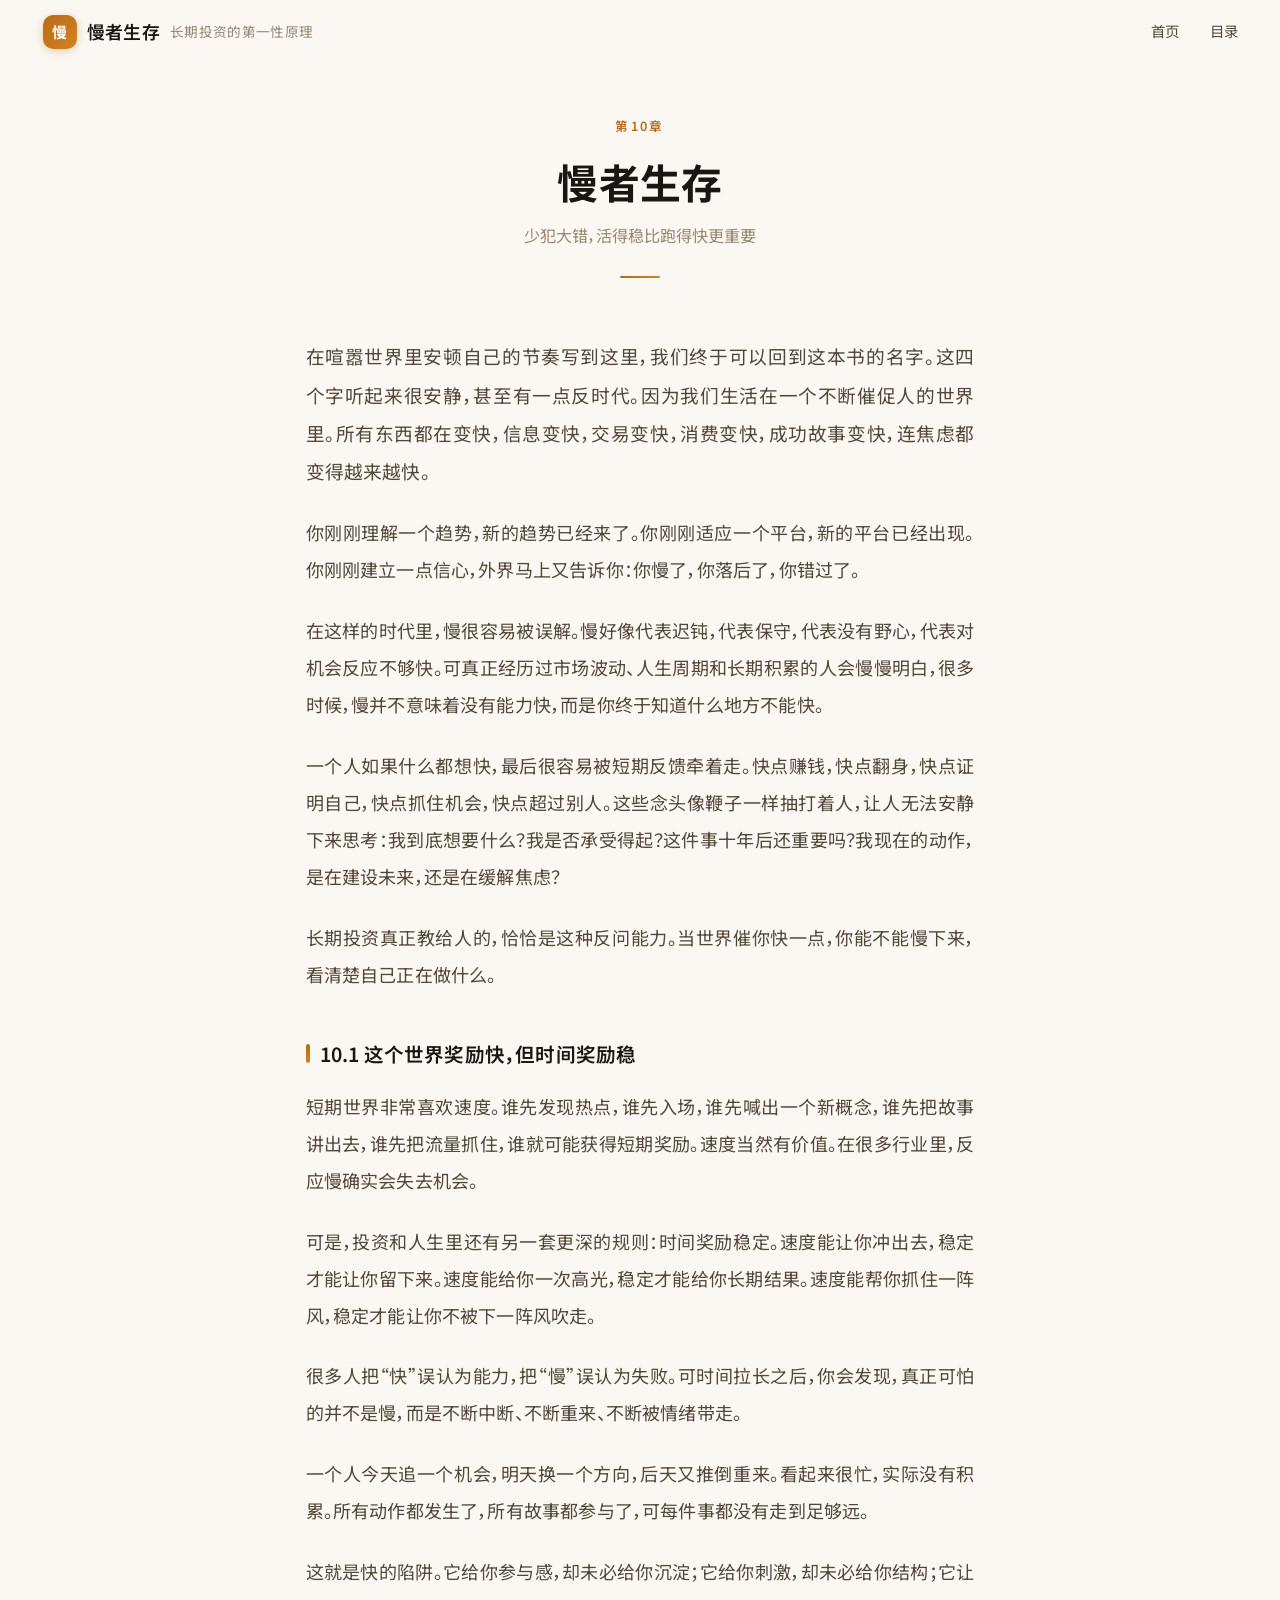
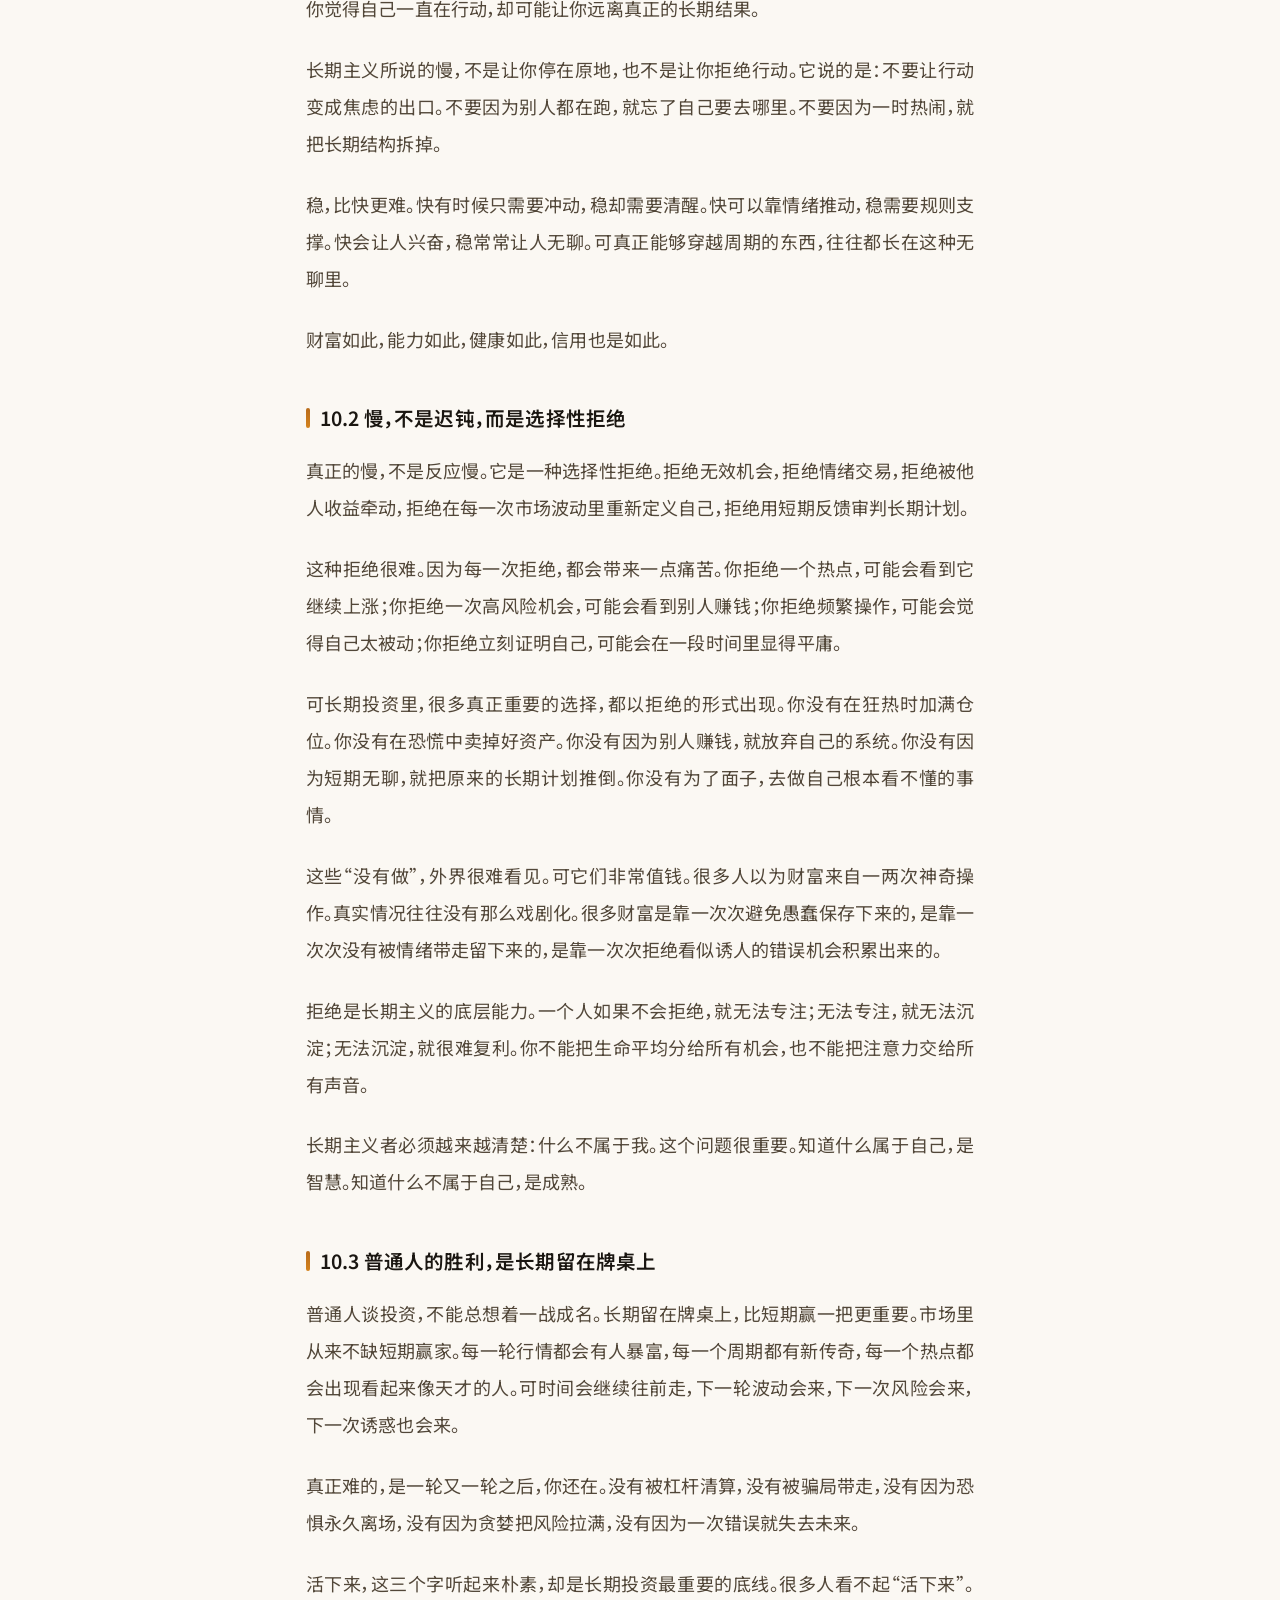
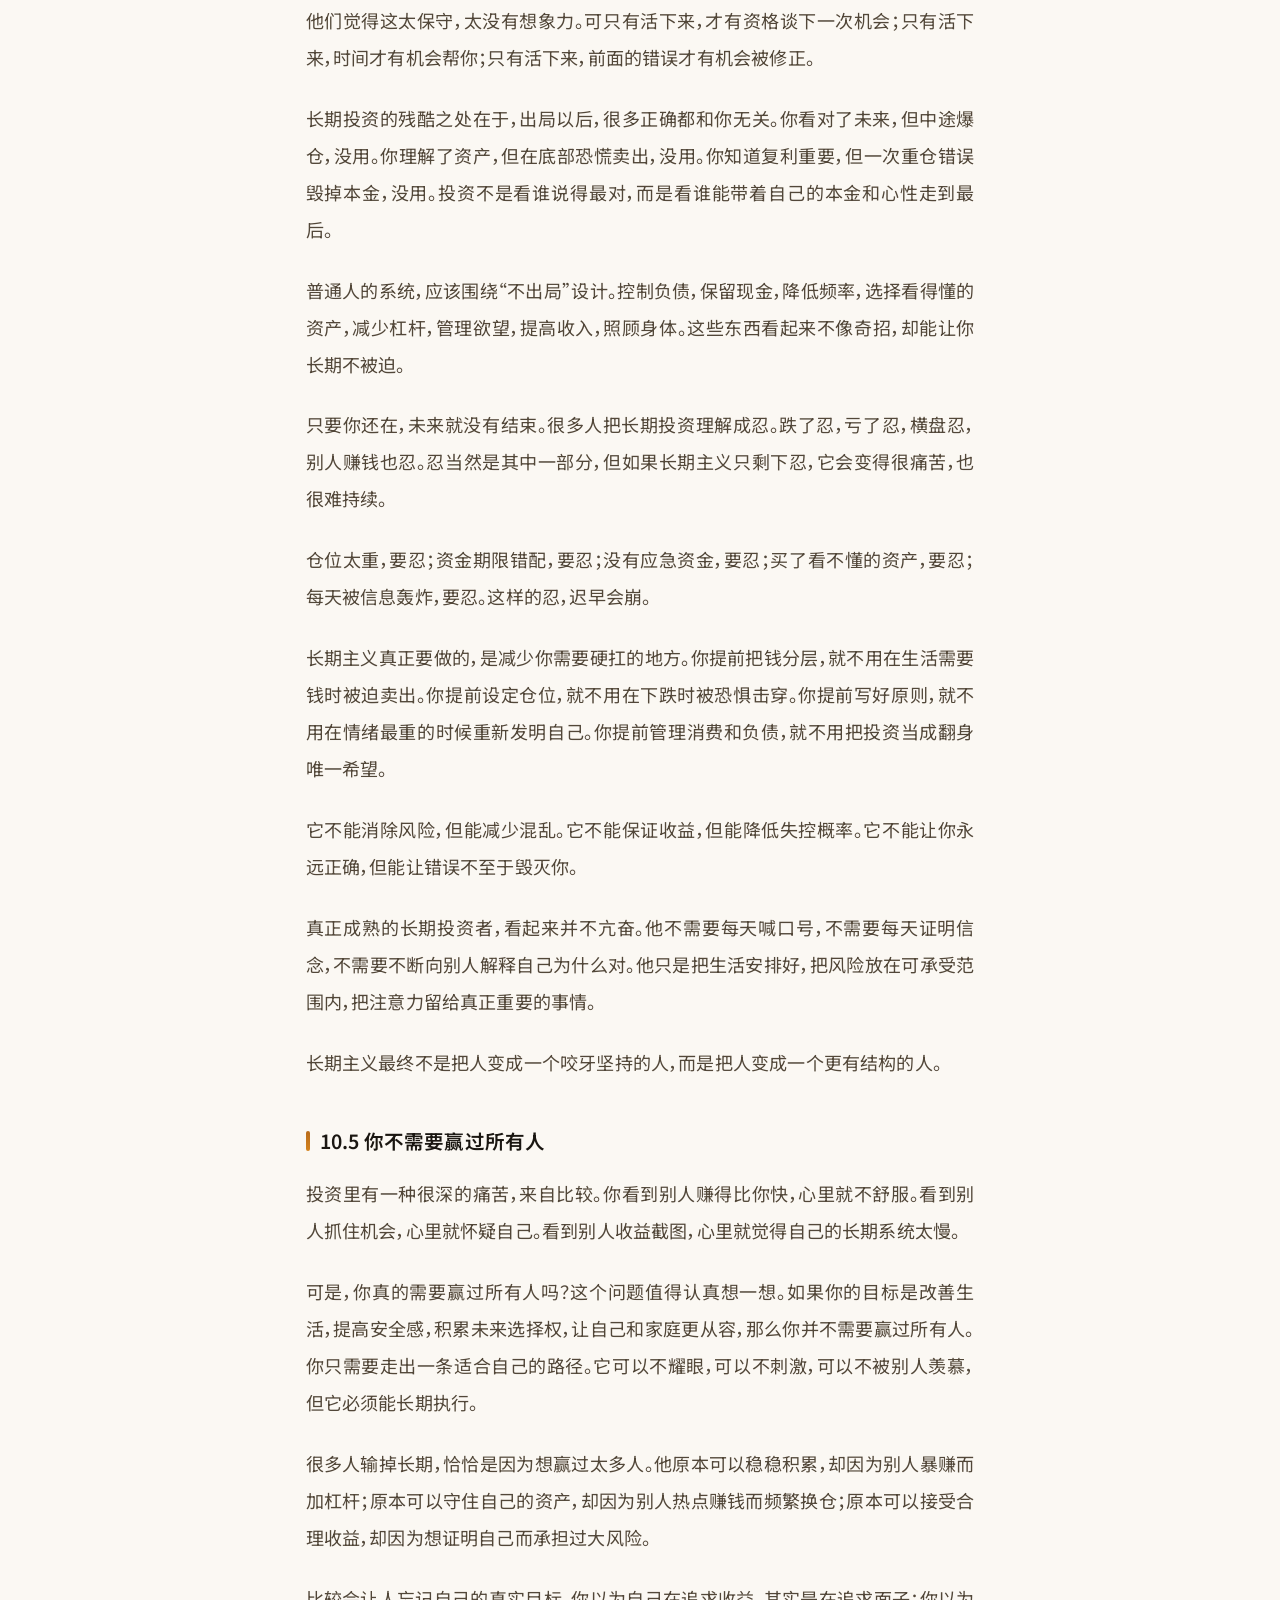
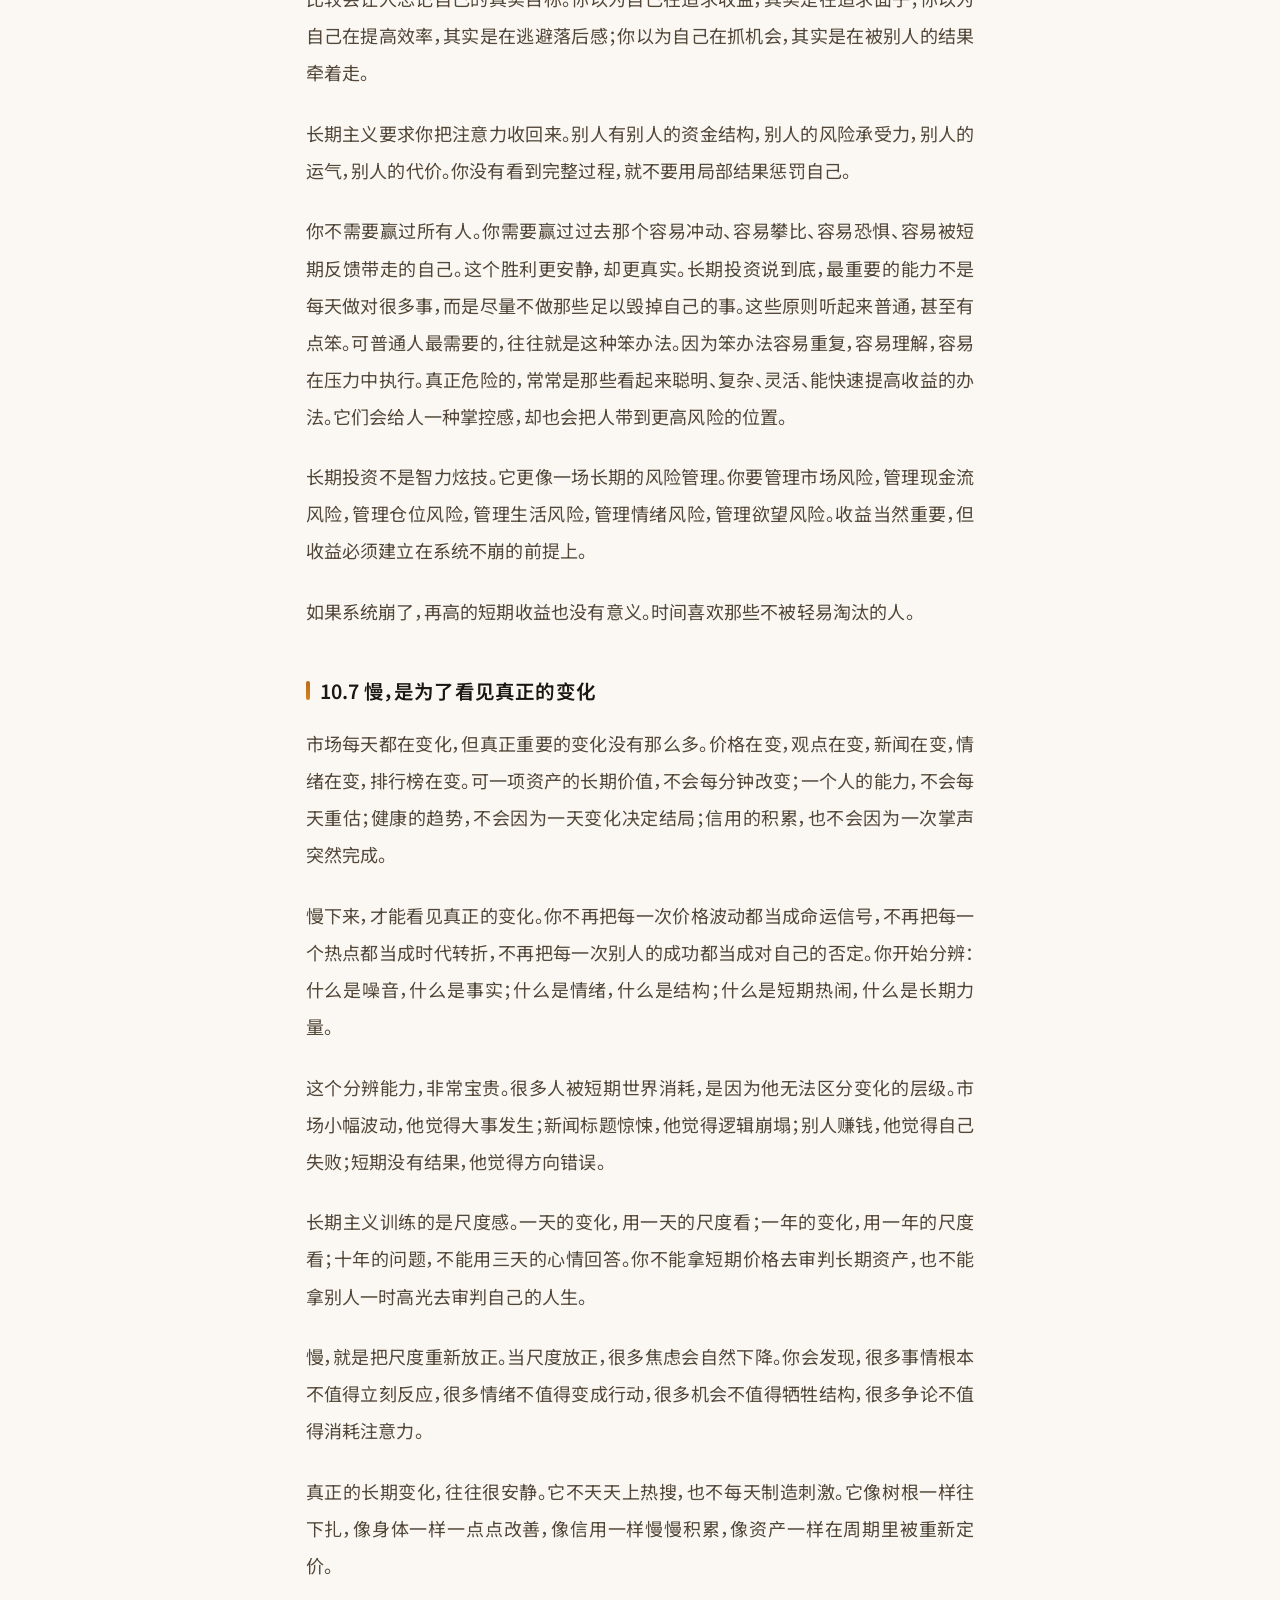
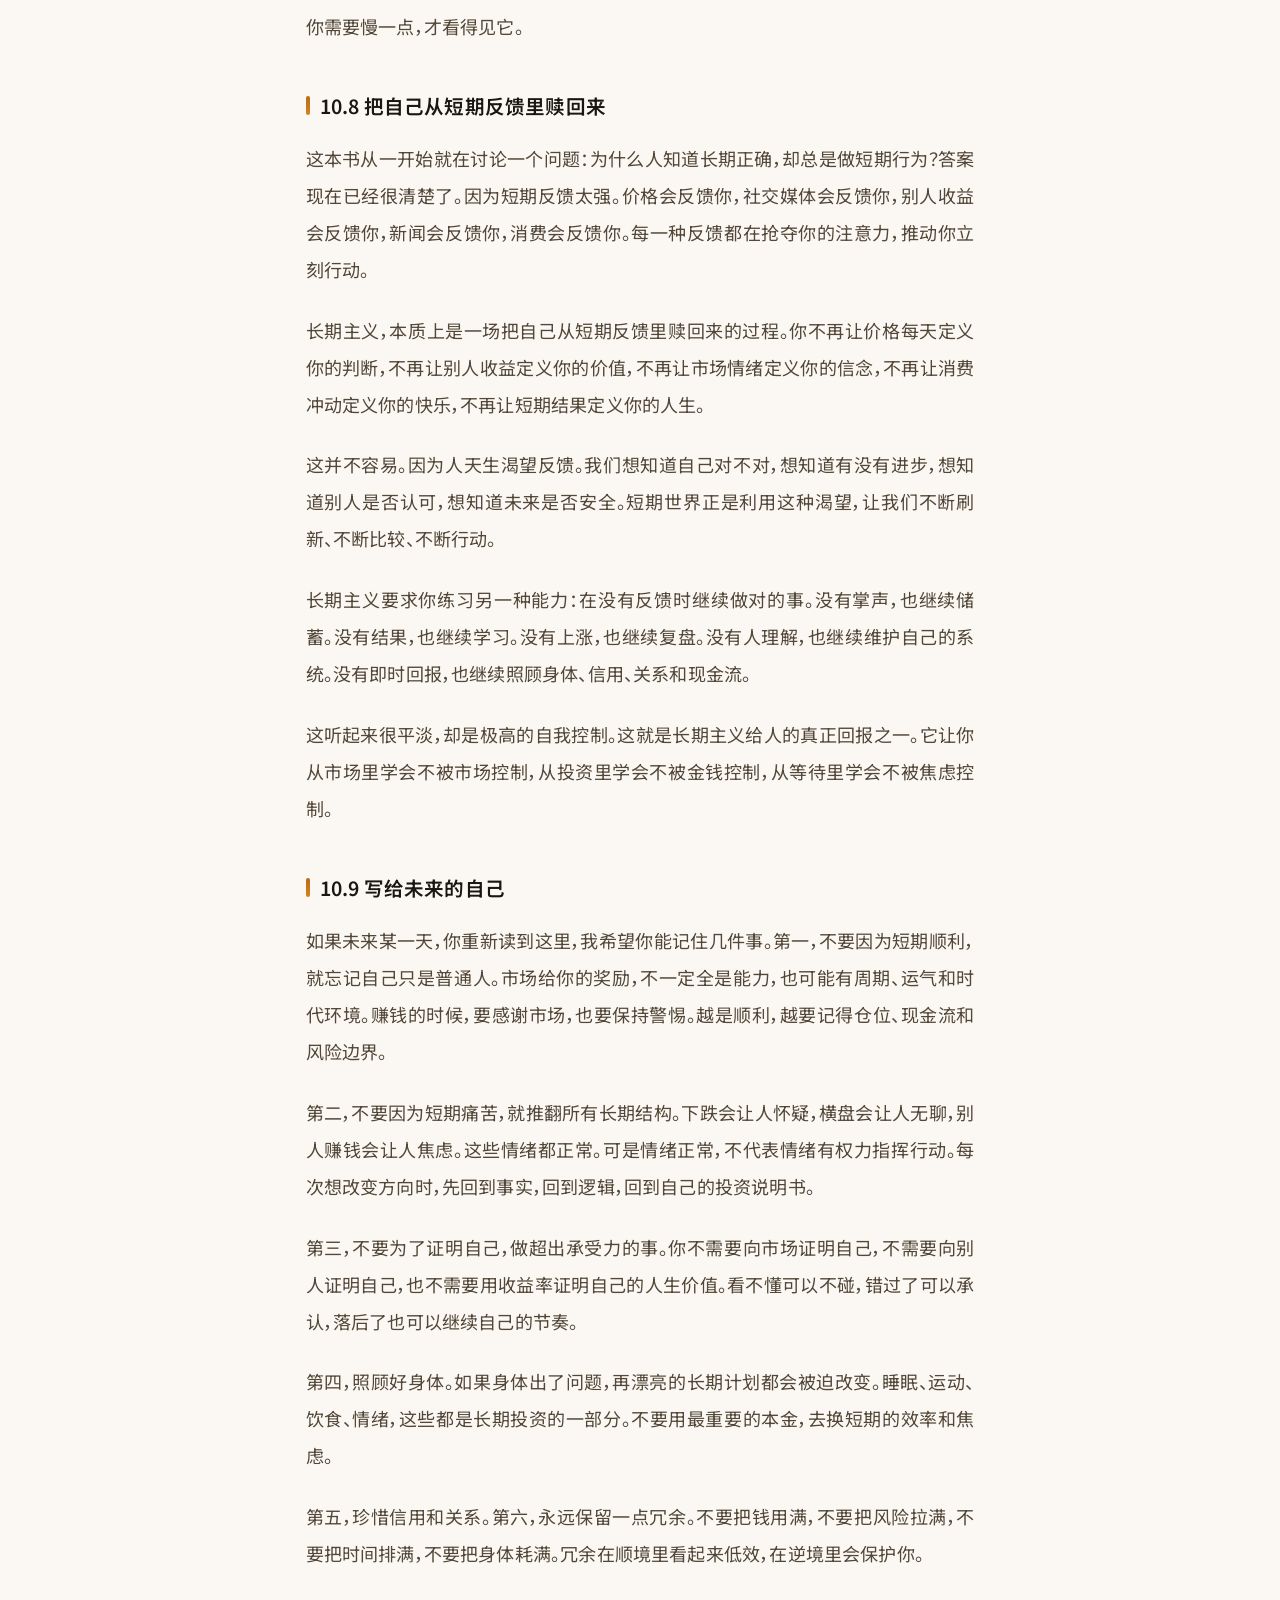
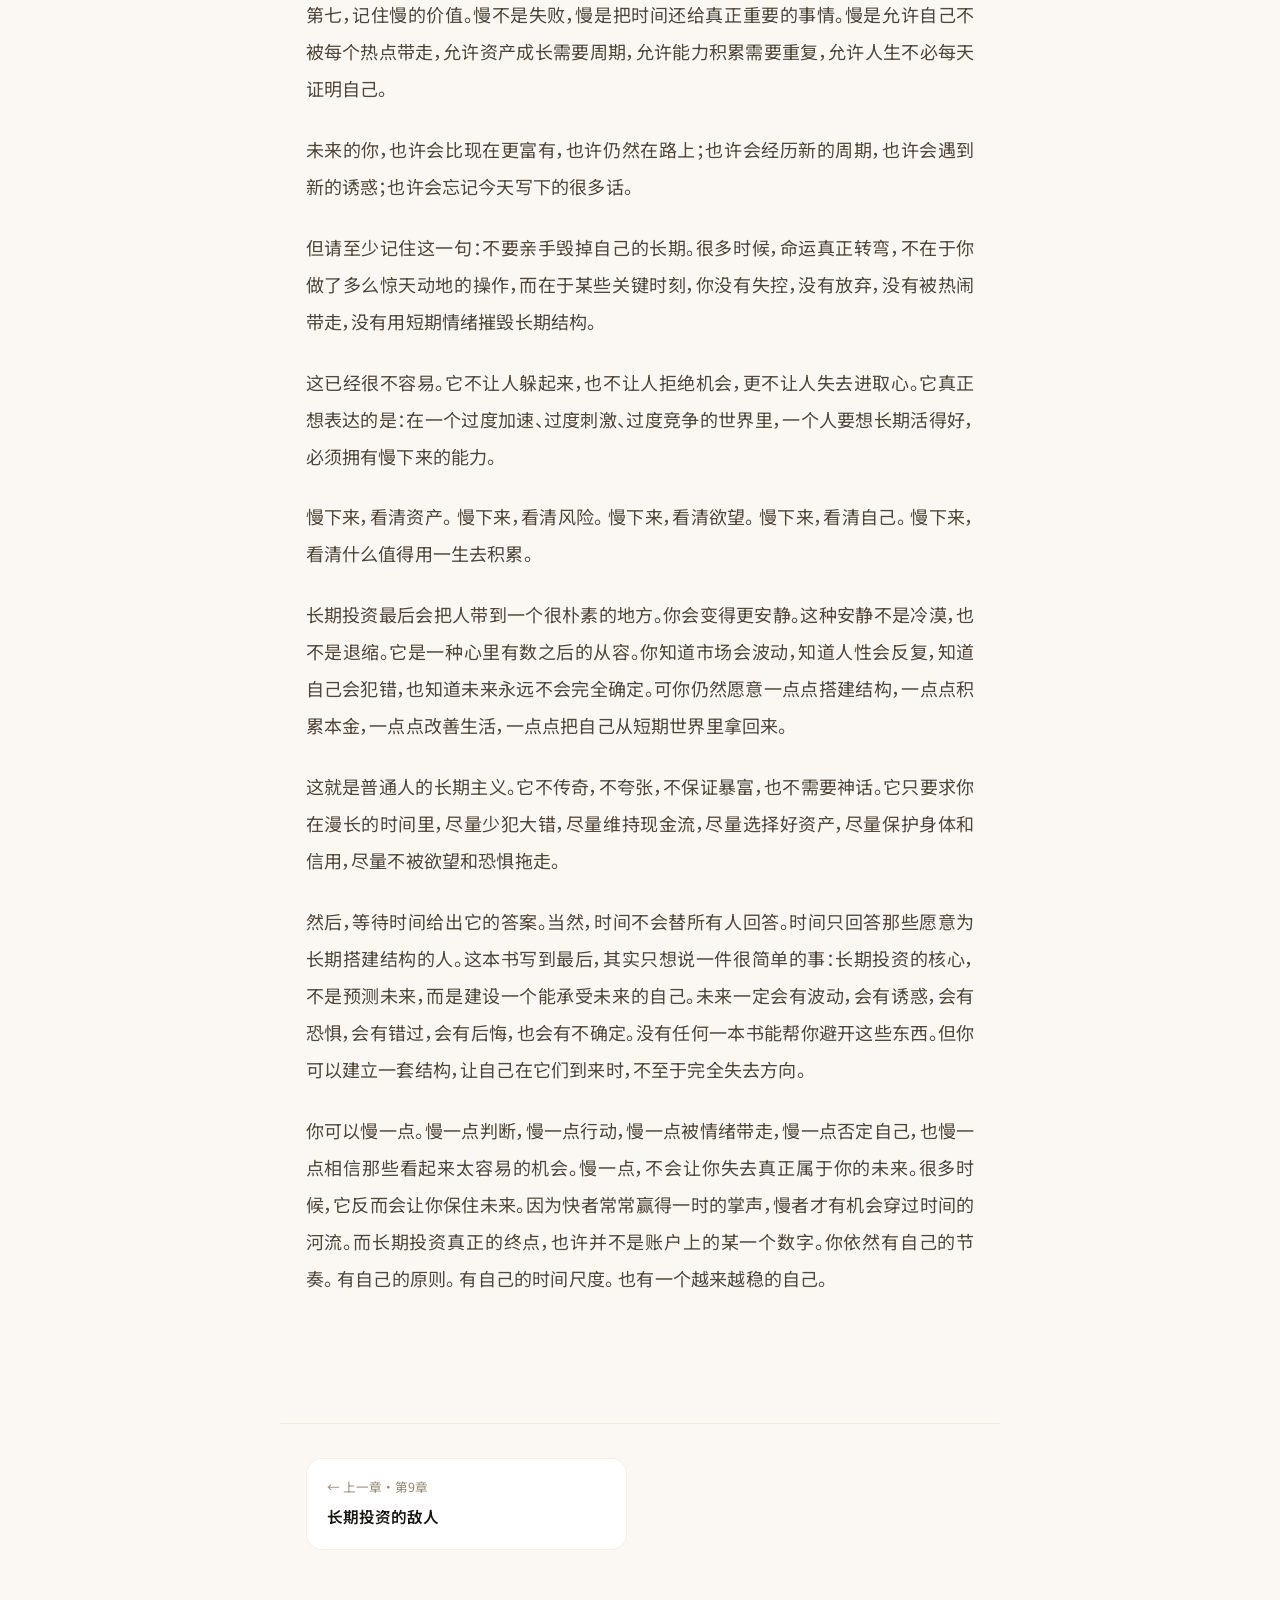
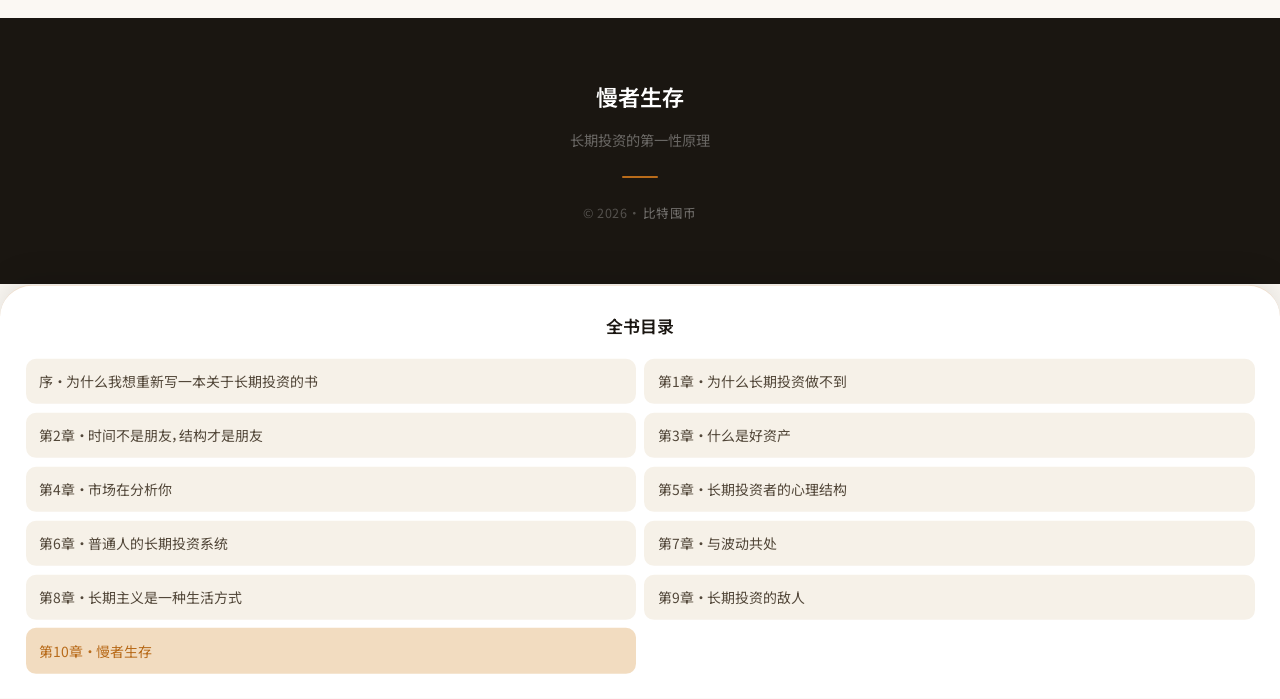
<file: chapter10.html>
<!DOCTYPE html>
<html lang="zh-CN">
<head>
  <meta charset="UTF-8">
  <meta name="viewport" content="width=device-width, initial-scale=1.0, maximum-scale=5.0">
  <title>慢者生存 — 慢者生存</title>
  <meta name="description" content="少犯大错，活得稳比跑得快更重要。《慢者生存》第10章，探讨长期投资的第一性原理。">
  <meta name="keywords" content="长期投资,慢者生存,少犯大错，活得稳比跑得快更重要,慢者生存,投资心理学">
  <meta name="author" content="比特囤币">

  <meta property="og:type" content="article">
  <meta property="og:title" content="慢者生存 — 慢者生存">
  <meta property="og:description" content="少犯大错，活得稳比跑得快更重要">
  <meta property="og:locale" content="zh_CN">
  <meta property="og:site_name" content="慢者生存">

  <meta name="twitter:card" content="summary">
  <meta name="twitter:title" content="慢者生存 — 慢者生存">

  <link rel="canonical" href="https://hold.btchao.com/chapter10.html">

  <!-- DNS 预解析 -->
  <link rel="dns-prefetch" href="//fonts.googleapis.com">
  <link rel="dns-prefetch" href="//fonts.gstatic.com">

  <!-- 预加载关键资源 -->
  <link rel="preload" href="style.css" as="style">
  <link rel="preload" href="script.js" as="script">

  <!-- 移动端 & PWA -->
  <meta name="theme-color" content="#FBF8F3">
  <meta name="apple-mobile-web-app-capable" content="yes">
  <meta name="apple-mobile-web-app-status-bar-style" content="default">
  <meta name="apple-mobile-web-app-title" content="慢者生存">
  <meta name="mobile-web-app-capable" content="yes">

  <!-- 结构化数据链接增强 -->
  <link rel="alternate" hreflang="zh-CN" href="https://hold.btchao.com/chapter10.html">
  <link rel="alternate" hreflang="x-default" href="https://hold.btchao.com/chapter10.html">

  <!-- Open Graph 增强 -->
  <meta property="og:url" content="https://hold.btchao.com/chapter10.html">
  <meta property="og:site_name" content="慢者生存">
  <meta name="format-detection" content="telephone=no">

  <!-- Fonts -->
  <link rel="preconnect" href="https://fonts.googleapis.com">
  <link rel="preconnect" href="https://fonts.gstatic.com" crossorigin>
  <link href="https://fonts.googleapis.com/css2?family=Noto+Sans+SC:wght@400;500;600;700&display=swap" rel="stylesheet">

  <link rel="manifest" href="manifest.json">
  <link rel="icon" href="data:image/svg+xml,<svg xmlns='http://www.w3.org/2000/svg' width='64' height='64' viewBox='0 0 64 64'><rect width='64' height='64' rx='12' fill='%23B86B1A'/><text x='32' y='44' font-size='32' font-weight='bold' text-anchor='middle' fill='white' font-family='sans-serif'>慢</text></svg>">
  <link rel="stylesheet" href="style.css">

  <!-- JSON-LD 结构化数据 -->
  <script type="application/ld+json">
  {
    "@context": "https://schema.org",
    "@type": "Article",
    "headline": "慢者生存",
    "description": "少犯大错，活得稳比跑得快更重要",
    "isPartOf": {
      "@type": "Book",
      "name": "慢者生存",
      "author": { "@type": "Organization", "name": "比特囤币" }
    },
    "inLanguage": "zh-CN"
  },
    "url": "https://hold.btchao.com/chapter10.html",
    "author": { "@type": "Organization", "name": "比特囤币", "url": "https://www.btchao.com" }
  </script>
</head>
<body>
  <div class="scroll-progress"></div>

  <nav class="t">
    <a class="nb" href="index.html">
      <div class="ni">慢</div>
      <span>慢者生存</span>
      <span class="nr">长期投资的第一性原理</span>
    </a>
    <div class="nav-links">
      <a href="index.html">首页</a>
      <a href="#contents">目录</a>
    </div>
    <button class="nav-menu-btn" aria-label="目录">
      <svg width="20" height="20" viewBox="0 0 20 20" fill="currentColor"><path d="M3 5h14v2H3V5zm0 4h14v2H3V9zm0 4h14v2H3v-2z"/></svg>
    </button>
  </nav>

  <aside class="toc-sidebar">
          <ul>
              <li><a href="#101">10.1 这个世界奖励快，但时间奖励稳</a></li>
              <li><a href="#102">10.2 慢，不是迟钝，而是选择性拒绝</a></li>
              <li><a href="#103">10.3 普通人的胜利，是长期留在牌桌上</a></li>
              <li><a href="#105">10.5 你不需要赢过所有人</a></li>
              <li><a href="#107">10.7 慢，是为了看见真正的变化</a></li>
              <li><a href="#108">10.8 把自己从短期反馈里赎回来</a></li>
              <li><a href="#109">10.9 写给未来的自己</a></li>
          </ul>
        </aside>

  <div class="article-wrap">
    <div class="article-header">
      <div class="eyebrow">第10章</div>
      <h1>慢者生存</h1>
      <div class="subtitle">少犯大错，活得稳比跑得快更重要</div>
      <div class="divider"></div>
    </div>

    <article class="al">
            <p>在喧嚣世界里安顿自己的节奏写到这里，我们终于可以回到这本书的名字。这四个字听起来很安静，甚至有一点反时代。因为我们生活在一个不断催促人的世界里。所有东西都在变快，信息变快，交易变快，消费变快，成功故事变快，连焦虑都变得越来越快。</p>
            <p>你刚刚理解一个趋势，新的趋势已经来了。你刚刚适应一个平台，新的平台已经出现。你刚刚建立一点信心，外界马上又告诉你：你慢了，你落后了，你错过了。</p>
            <p>在这样的时代里，慢很容易被误解。慢好像代表迟钝，代表保守，代表没有野心，代表对机会反应不够快。可真正经历过市场波动、人生周期和长期积累的人会慢慢明白，很多时候，慢并不意味着没有能力快，而是你终于知道什么地方不能快。</p>
            <p>一个人如果什么都想快，最后很容易被短期反馈牵着走。快点赚钱，快点翻身，快点证明自己，快点抓住机会，快点超过别人。这些念头像鞭子一样抽打着人，让人无法安静下来思考：我到底想要什么？我是否承受得起？这件事十年后还重要吗？我现在的动作，是在建设未来，还是在缓解焦虑？</p>
            <p>长期投资真正教给人的，恰恰是这种反问能力。当世界催你快一点，你能不能慢下来，看清楚自己正在做什么。</p>
            <h3 id="101">10.1 这个世界奖励快，但时间奖励稳</h3>
            <p>短期世界非常喜欢速度。谁先发现热点，谁先入场，谁先喊出一个新概念，谁先把故事讲出去，谁先把流量抓住，谁就可能获得短期奖励。速度当然有价值。在很多行业里，反应慢确实会失去机会。</p>
            <p>可是，投资和人生里还有另一套更深的规则：时间奖励稳定。速度能让你冲出去，稳定才能让你留下来。速度能给你一次高光，稳定才能给你长期结果。速度能帮你抓住一阵风，稳定才能让你不被下一阵风吹走。</p>
            <p>很多人把“快”误认为能力，把“慢”误认为失败。可时间拉长之后，你会发现，真正可怕的并不是慢，而是不断中断、不断重来、不断被情绪带走。</p>
            <p>一个人今天追一个机会，明天换一个方向，后天又推倒重来。看起来很忙，实际没有积累。所有动作都发生了，所有故事都参与了，可每件事都没有走到足够远。</p>
            <p>这就是快的陷阱。它给你参与感，却未必给你沉淀；它给你刺激，却未必给你结构；它让你觉得自己一直在行动，却可能让你远离真正的长期结果。</p>
            <p>长期主义所说的慢，不是让你停在原地，也不是让你拒绝行动。它说的是：不要让行动变成焦虑的出口。不要因为别人都在跑，就忘了自己要去哪里。不要因为一时热闹，就把长期结构拆掉。</p>
            <p>稳，比快更难。快有时候只需要冲动，稳却需要清醒。快可以靠情绪推动，稳需要规则支撑。快会让人兴奋，稳常常让人无聊。可真正能够穿越周期的东西，往往都长在这种无聊里。</p>
            <p>财富如此，能力如此，健康如此，信用也是如此。</p>
            <h3 id="102">10.2 慢，不是迟钝，而是选择性拒绝</h3>
            <p>真正的慢，不是反应慢。它是一种选择性拒绝。拒绝无效机会，拒绝情绪交易，拒绝被他人收益牵动，拒绝在每一次市场波动里重新定义自己，拒绝用短期反馈审判长期计划。</p>
            <p>这种拒绝很难。因为每一次拒绝，都会带来一点痛苦。你拒绝一个热点，可能会看到它继续上涨；你拒绝一次高风险机会，可能会看到别人赚钱；你拒绝频繁操作，可能会觉得自己太被动；你拒绝立刻证明自己，可能会在一段时间里显得平庸。</p>
            <p>可长期投资里，很多真正重要的选择，都以拒绝的形式出现。你没有在狂热时加满仓位。你没有在恐慌中卖掉好资产。你没有因为别人赚钱，就放弃自己的系统。你没有因为短期无聊，就把原来的长期计划推倒。你没有为了面子，去做自己根本看不懂的事情。</p>
            <p>这些“没有做”，外界很难看见。可它们非常值钱。很多人以为财富来自一两次神奇操作。真实情况往往没有那么戏剧化。很多财富是靠一次次避免愚蠢保存下来的，是靠一次次没有被情绪带走留下来的，是靠一次次拒绝看似诱人的错误机会积累出来的。</p>
            <p>拒绝是长期主义的底层能力。一个人如果不会拒绝，就无法专注；无法专注，就无法沉淀；无法沉淀，就很难复利。你不能把生命平均分给所有机会，也不能把注意力交给所有声音。</p>
            <p>长期主义者必须越来越清楚：什么不属于我。这个问题很重要。知道什么属于自己，是智慧。知道什么不属于自己，是成熟。</p>
            <h3 id="103">10.3 普通人的胜利，是长期留在牌桌上</h3>
            <p>普通人谈投资，不能总想着一战成名。长期留在牌桌上，比短期赢一把更重要。市场里从来不缺短期赢家。每一轮行情都会有人暴富，每一个周期都有新传奇，每一个热点都会出现看起来像天才的人。可时间会继续往前走，下一轮波动会来，下一次风险会来，下一次诱惑也会来。</p>
            <p>真正难的，是一轮又一轮之后，你还在。没有被杠杆清算，没有被骗局带走，没有因为恐惧永久离场，没有因为贪婪把风险拉满，没有因为一次错误就失去未来。</p>
            <p>活下来，这三个字听起来朴素，却是长期投资最重要的底线。很多人看不起“活下来”。他们觉得这太保守，太没有想象力。可只有活下来，才有资格谈下一次机会；只有活下来，时间才有机会帮你；只有活下来，前面的错误才有机会被修正。</p>
            <p>长期投资的残酷之处在于，出局以后，很多正确都和你无关。你看对了未来，但中途爆仓，没用。你理解了资产，但在底部恐慌卖出，没用。你知道复利重要，但一次重仓错误毁掉本金，没用。投资不是看谁说得最对，而是看谁能带着自己的本金和心性走到最后。</p>
            <p>普通人的系统，应该围绕“不出局”设计。控制负债，保留现金，降低频率，选择看得懂的资产，减少杠杆，管理欲望，提高收入，照顾身体。这些东西看起来不像奇招，却能让你长期不被迫。</p>
            <p>只要你还在，未来就没有结束。很多人把长期投资理解成忍。跌了忍，亏了忍，横盘忍，别人赚钱也忍。忍当然是其中一部分，但如果长期主义只剩下忍，它会变得很痛苦，也很难持续。</p>
            <p>仓位太重，要忍；资金期限错配，要忍；没有应急资金，要忍；买了看不懂的资产，要忍；每天被信息轰炸，要忍。这样的忍，迟早会崩。</p>
            <p>长期主义真正要做的，是减少你需要硬扛的地方。你提前把钱分层，就不用在生活需要钱时被迫卖出。你提前设定仓位，就不用在下跌时被恐惧击穿。你提前写好原则，就不用在情绪最重的时候重新发明自己。你提前管理消费和负债，就不用把投资当成翻身唯一希望。</p>
            <p>它不能消除风险，但能减少混乱。它不能保证收益，但能降低失控概率。它不能让你永远正确，但能让错误不至于毁灭你。</p>
            <p>真正成熟的长期投资者，看起来并不亢奋。他不需要每天喊口号，不需要每天证明信念，不需要不断向别人解释自己为什么对。他只是把生活安排好，把风险放在可承受范围内，把注意力留给真正重要的事情。</p>
            <p>长期主义最终不是把人变成一个咬牙坚持的人，而是把人变成一个更有结构的人。</p>
            <h3 id="105">10.5 你不需要赢过所有人</h3>
            <p>投资里有一种很深的痛苦，来自比较。你看到别人赚得比你快，心里就不舒服。看到别人抓住机会，心里就怀疑自己。看到别人收益截图，心里就觉得自己的长期系统太慢。</p>
            <p>可是，你真的需要赢过所有人吗？这个问题值得认真想一想。如果你的目标是改善生活，提高安全感，积累未来选择权，让自己和家庭更从容，那么你并不需要赢过所有人。你只需要走出一条适合自己的路径。它可以不耀眼，可以不刺激，可以不被别人羡慕，但它必须能长期执行。</p>
            <p>很多人输掉长期，恰恰是因为想赢过太多人。他原本可以稳稳积累，却因为别人暴赚而加杠杆；原本可以守住自己的资产，却因为别人热点赚钱而频繁换仓；原本可以接受合理收益，却因为想证明自己而承担过大风险。</p>
            <p>比较会让人忘记自己的真实目标。你以为自己在追求收益，其实是在追求面子；你以为自己在提高效率，其实是在逃避落后感；你以为自己在抓机会，其实是在被别人的结果牵着走。</p>
            <p>长期主义要求你把注意力收回来。别人有别人的资金结构，别人的风险承受力，别人的运气，别人的代价。你没有看到完整过程，就不要用局部结果惩罚自己。</p>
            <p>你不需要赢过所有人。你需要赢过过去那个容易冲动、容易攀比、容易恐惧、容易被短期反馈带走的自己。这个胜利更安静，却更真实。长期投资说到底，最重要的能力不是每天做对很多事，而是尽量不做那些足以毁掉自己的事。这些原则听起来普通，甚至有点笨。可普通人最需要的，往往就是这种笨办法。因为笨办法容易重复，容易理解，容易在压力中执行。真正危险的，常常是那些看起来聪明、复杂、灵活、能快速提高收益的办法。它们会给人一种掌控感，却也会把人带到更高风险的位置。</p>
            <p>长期投资不是智力炫技。它更像一场长期的风险管理。你要管理市场风险，管理现金流风险，管理仓位风险，管理生活风险，管理情绪风险，管理欲望风险。收益当然重要，但收益必须建立在系统不崩的前提上。</p>
            <p>如果系统崩了，再高的短期收益也没有意义。时间喜欢那些不被轻易淘汰的人。</p>
            <h3 id="107">10.7 慢，是为了看见真正的变化</h3>
            <p>市场每天都在变化，但真正重要的变化没有那么多。价格在变，观点在变，新闻在变，情绪在变，排行榜在变。可一项资产的长期价值，不会每分钟改变；一个人的能力，不会每天重估；健康的趋势，不会因为一天变化决定结局；信用的积累，也不会因为一次掌声突然完成。</p>
            <p>慢下来，才能看见真正的变化。你不再把每一次价格波动都当成命运信号，不再把每一个热点都当成时代转折，不再把每一次别人的成功都当成对自己的否定。你开始分辨：什么是噪音，什么是事实；什么是情绪，什么是结构；什么是短期热闹，什么是长期力量。</p>
            <p>这个分辨能力，非常宝贵。很多人被短期世界消耗，是因为他无法区分变化的层级。市场小幅波动，他觉得大事发生；新闻标题惊悚，他觉得逻辑崩塌；别人赚钱，他觉得自己失败；短期没有结果，他觉得方向错误。</p>
            <p>长期主义训练的是尺度感。一天的变化，用一天的尺度看；一年的变化，用一年的尺度看；十年的问题，不能用三天的心情回答。你不能拿短期价格去审判长期资产，也不能拿别人一时高光去审判自己的人生。</p>
            <p>慢，就是把尺度重新放正。当尺度放正，很多焦虑会自然下降。你会发现，很多事情根本不值得立刻反应，很多情绪不值得变成行动，很多机会不值得牺牲结构，很多争论不值得消耗注意力。</p>
            <p>真正的长期变化，往往很安静。它不天天上热搜，也不每天制造刺激。它像树根一样往下扎，像身体一样一点点改善，像信用一样慢慢积累，像资产一样在周期里被重新定价。</p>
            <p>你需要慢一点，才看得见它。</p>
            <h3 id="108">10.8 把自己从短期反馈里赎回来</h3>
            <p>这本书从一开始就在讨论一个问题：为什么人知道长期正确，却总是做短期行为？答案现在已经很清楚了。因为短期反馈太强。价格会反馈你，社交媒体会反馈你，别人收益会反馈你，新闻会反馈你，消费会反馈你。每一种反馈都在抢夺你的注意力，推动你立刻行动。</p>
            <p>长期主义，本质上是一场把自己从短期反馈里赎回来的过程。你不再让价格每天定义你的判断，不再让别人收益定义你的价值，不再让市场情绪定义你的信念，不再让消费冲动定义你的快乐，不再让短期结果定义你的人生。</p>
            <p>这并不容易。因为人天生渴望反馈。我们想知道自己对不对，想知道有没有进步，想知道别人是否认可，想知道未来是否安全。短期世界正是利用这种渴望，让我们不断刷新、不断比较、不断行动。</p>
            <p>长期主义要求你练习另一种能力：在没有反馈时继续做对的事。没有掌声，也继续储蓄。没有结果，也继续学习。没有上涨，也继续复盘。没有人理解，也继续维护自己的系统。没有即时回报，也继续照顾身体、信用、关系和现金流。</p>
            <p>这听起来很平淡，却是极高的自我控制。这就是长期主义给人的真正回报之一。它让你从市场里学会不被市场控制，从投资里学会不被金钱控制，从等待里学会不被焦虑控制。</p>
            <h3 id="109">10.9 写给未来的自己</h3>
            <p>如果未来某一天，你重新读到这里，我希望你能记住几件事。第一，不要因为短期顺利，就忘记自己只是普通人。市场给你的奖励，不一定全是能力，也可能有周期、运气和时代环境。赚钱的时候，要感谢市场，也要保持警惕。越是顺利，越要记得仓位、现金流和风险边界。</p>
            <p>第二，不要因为短期痛苦，就推翻所有长期结构。下跌会让人怀疑，横盘会让人无聊，别人赚钱会让人焦虑。这些情绪都正常。可是情绪正常，不代表情绪有权力指挥行动。每次想改变方向时，先回到事实，回到逻辑，回到自己的投资说明书。</p>
            <p>第三，不要为了证明自己，做超出承受力的事。你不需要向市场证明自己，不需要向别人证明自己，也不需要用收益率证明自己的人生价值。看不懂可以不碰，错过了可以承认，落后了也可以继续自己的节奏。</p>
            <p>第四，照顾好身体。如果身体出了问题，再漂亮的长期计划都会被迫改变。睡眠、运动、饮食、情绪，这些都是长期投资的一部分。不要用最重要的本金，去换短期的效率和焦虑。</p>
            <p>第五，珍惜信用和关系。第六，永远保留一点冗余。不要把钱用满，不要把风险拉满，不要把时间排满，不要把身体耗满。冗余在顺境里看起来低效，在逆境里会保护你。</p>
            <p>第七，记住慢的价值。慢不是失败，慢是把时间还给真正重要的事情。慢是允许自己不被每个热点带走，允许资产成长需要周期，允许能力积累需要重复，允许人生不必每天证明自己。</p>
            <p>未来的你，也许会比现在更富有，也许仍然在路上；也许会经历新的周期，也许会遇到新的诱惑；也许会忘记今天写下的很多话。</p>
            <p>但请至少记住这一句：不要亲手毁掉自己的长期。很多时候，命运真正转弯，不在于你做了多么惊天动地的操作，而在于某些关键时刻，你没有失控，没有放弃，没有被热闹带走，没有用短期情绪摧毁长期结构。</p>
            <p>这已经很不容易。它不让人躲起来，也不让人拒绝机会，更不让人失去进取心。它真正想表达的是：在一个过度加速、过度刺激、过度竞争的世界里，一个人要想长期活得好，必须拥有慢下来的能力。</p>
            <p>慢下来，看清资产。
慢下来，看清风险。
慢下来，看清欲望。
慢下来，看清自己。
慢下来，看清什么值得用一生去积累。</p>
            <p>长期投资最后会把人带到一个很朴素的地方。你会变得更安静。这种安静不是冷漠，也不是退缩。它是一种心里有数之后的从容。你知道市场会波动，知道人性会反复，知道自己会犯错，也知道未来永远不会完全确定。可你仍然愿意一点点搭建结构，一点点积累本金，一点点改善生活，一点点把自己从短期世界里拿回来。</p>
            <p>这就是普通人的长期主义。它不传奇，不夸张，不保证暴富，也不需要神话。它只要求你在漫长的时间里，尽量少犯大错，尽量维持现金流，尽量选择好资产，尽量保护身体和信用，尽量不被欲望和恐惧拖走。</p>
            <p>然后，等待时间给出它的答案。当然，时间不会替所有人回答。时间只回答那些愿意为长期搭建结构的人。这本书写到最后，其实只想说一件很简单的事：长期投资的核心，不是预测未来，而是建设一个能承受未来的自己。未来一定会有波动，会有诱惑，会有恐惧，会有错过，会有后悔，也会有不确定。没有任何一本书能帮你避开这些东西。但你可以建立一套结构，让自己在它们到来时，不至于完全失去方向。</p>
            <p>你可以慢一点。慢一点判断，慢一点行动，慢一点被情绪带走，慢一点否定自己，也慢一点相信那些看起来太容易的机会。慢一点，不会让你失去真正属于你的未来。很多时候，它反而会让你保住未来。因为快者常常赢得一时的掌声，慢者才有机会穿过时间的河流。而长期投资真正的终点，也许并不是账户上的某一个数字。你依然有自己的节奏。
有自己的原则。
有自己的时间尺度。
也有一个越来越稳的自己。</p>
    </article>

    <nav class="chapter-nav" id="contents">
          <a class="cn-link prev" href="chapter9.html">
            <span class="cn-label">← 上一章 · 第9章</span>
            <span class="cn-title">长期投资的敌人</span>
          </a>
          <div class="cn-link placeholder"></div>
    </nav>
  </div>

  <!-- 移动端目录 -->
  <div class="mobile-toc" role="button" aria-label="打开目录">
    <svg width="18" height="18" viewBox="0 0 20 20" fill="currentColor"><path d="M3 5h14v2H3V5zm0 4h14v2H3V9zm0 4h14v2H3v-2z"/></svg>
  </div>

  <div class="toc-overlay"></div>
  <div class="toc-panel">
    <h4>全书目录</h4>
    <ul>
          <li><a href="preface.html" class="">序 · 为什么我想重新写一本关于长期投资的书</a></li>
          <li><a href="chapter1.html" class="">第1章 · 为什么长期投资做不到</a></li>
          <li><a href="chapter2.html" class="">第2章 · 时间不是朋友，结构才是朋友</a></li>
          <li><a href="chapter3.html" class="">第3章 · 什么是好资产</a></li>
          <li><a href="chapter4.html" class="">第4章 · 市场在分析你</a></li>
          <li><a href="chapter5.html" class="">第5章 · 长期投资者的心理结构</a></li>
          <li><a href="chapter6.html" class="">第6章 · 普通人的长期投资系统</a></li>
          <li><a href="chapter7.html" class="">第7章 · 与波动共处</a></li>
          <li><a href="chapter8.html" class="">第8章 · 长期主义是一种生活方式</a></li>
          <li><a href="chapter9.html" class="">第9章 · 长期投资的敌人</a></li>
          <li><a href="chapter10.html" class="current">第10章 · 慢者生存</a></li>
    </ul>
  </div>

  <div class="back-to-top" role="button" aria-label="回到顶部">
    <svg width="18" height="18" viewBox="0 0 20 20" fill="currentColor"><path d="M10 6l-5 5 1.41 1.41L10 8.83l3.59 3.58L15 11l-5-5z" transform="rotate(180 10 10)"/></svg>
  </div>

  <footer class="ft">
    <div class="ftt">慢者生存</div>
    <div class="ftd">长期投资的第一性原理</div>
    <div class="fth"></div>
    <div class="ftn">© 2026 · <a href="https://www.btchao.com">比特囤币</a></div>
  </footer>

  <script src="script.js"></script>
</body>
</html>
</file>
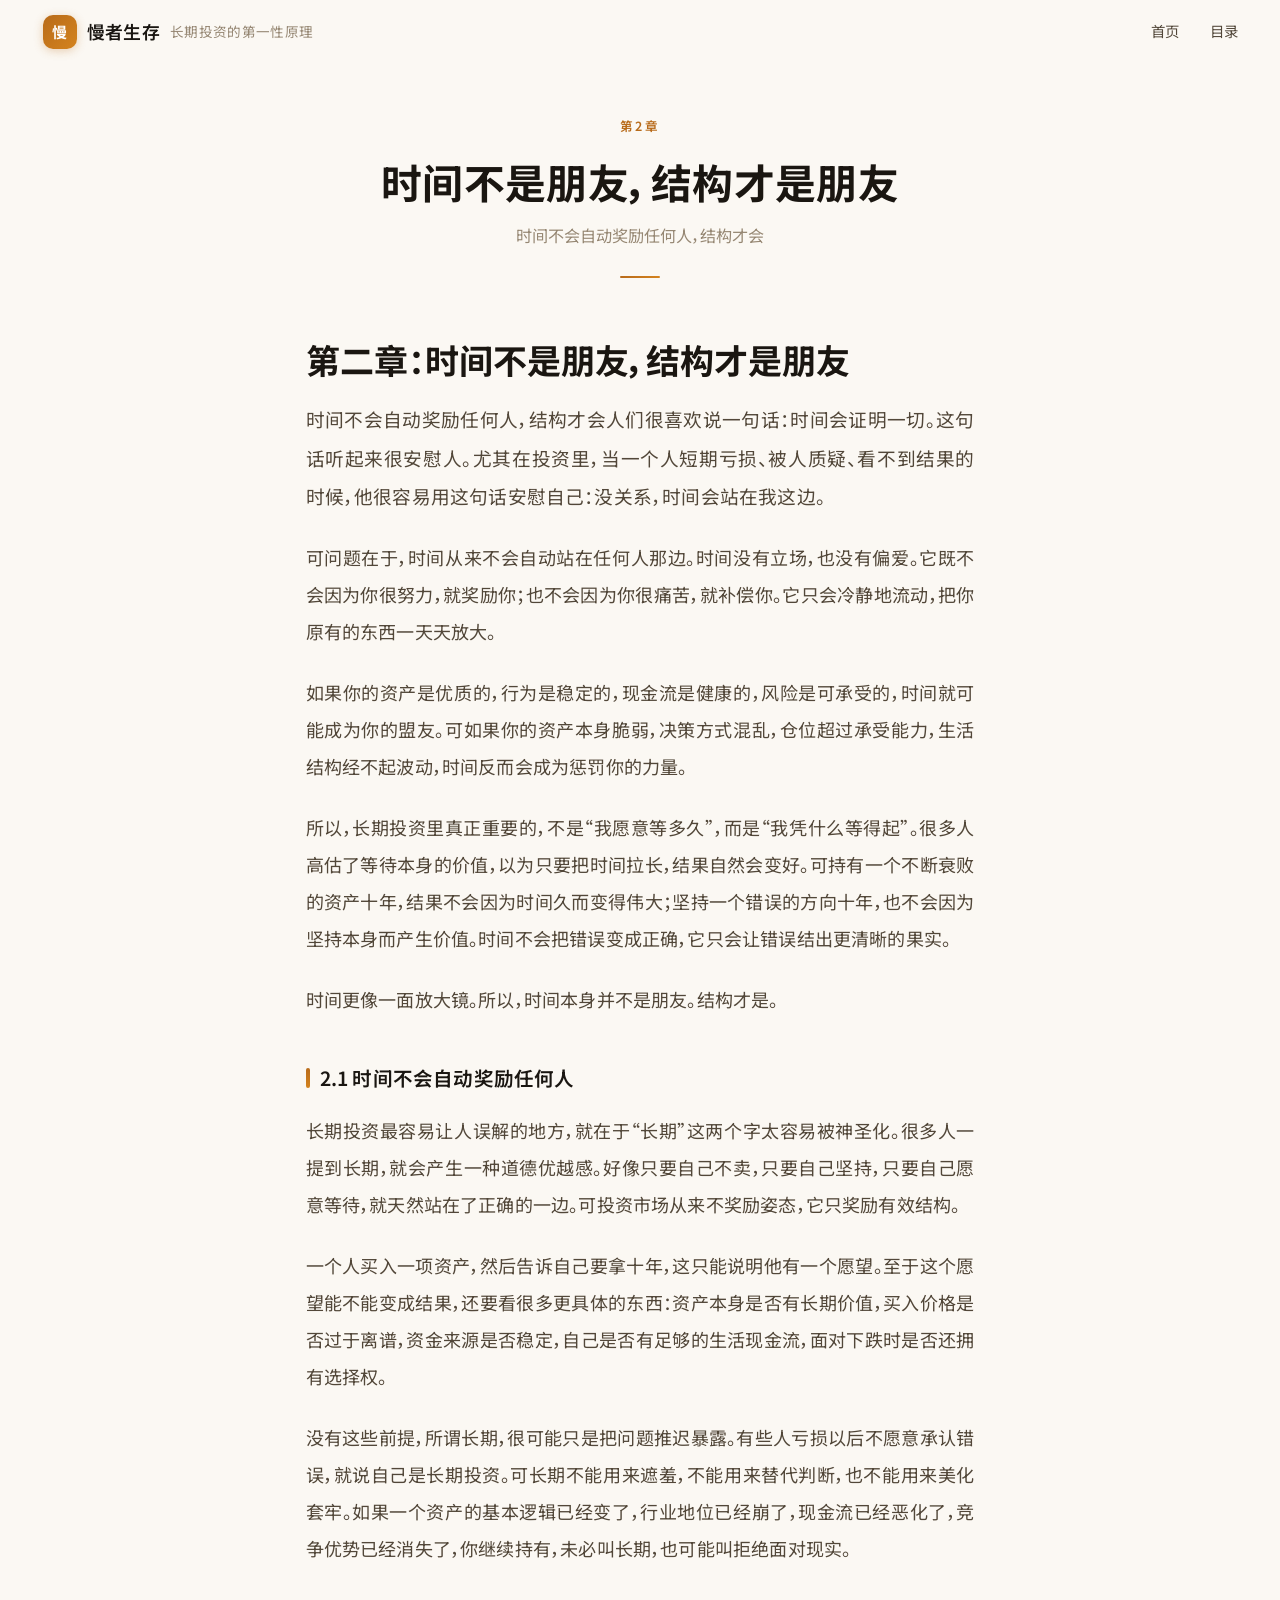
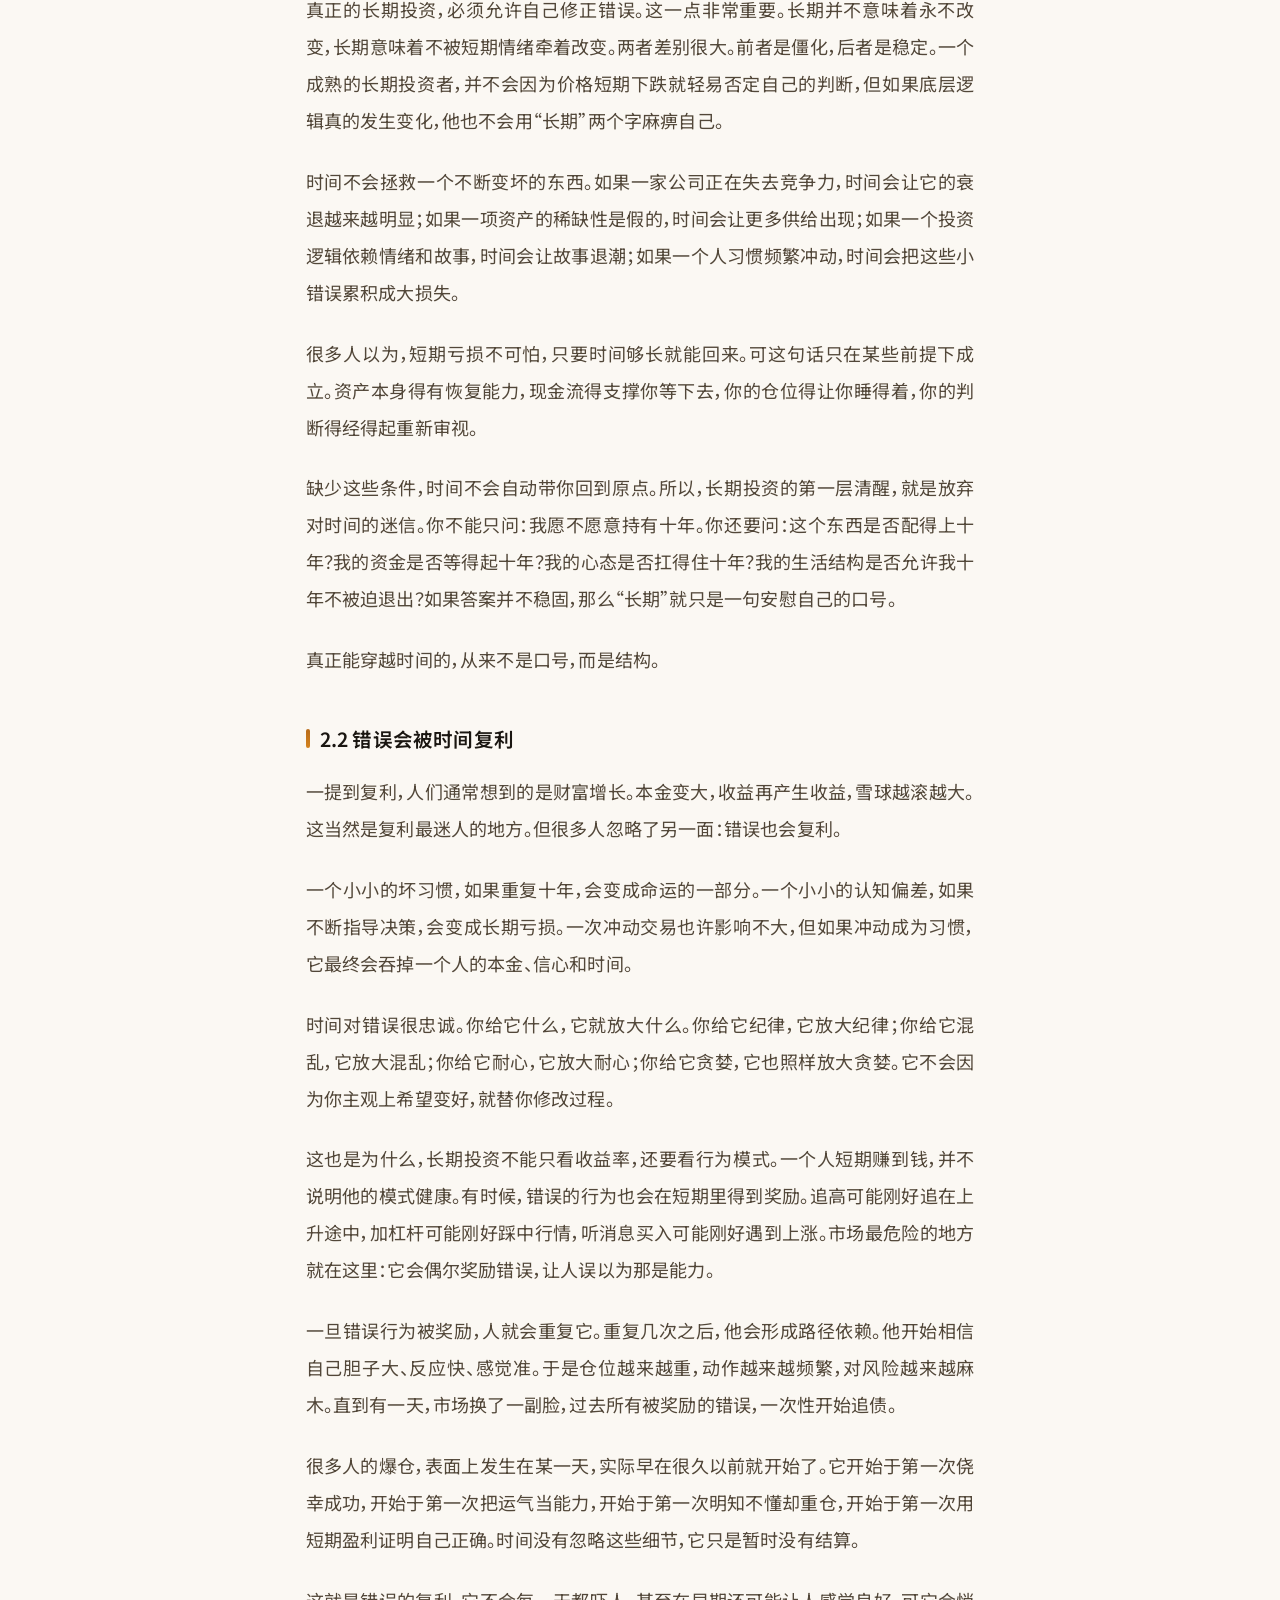
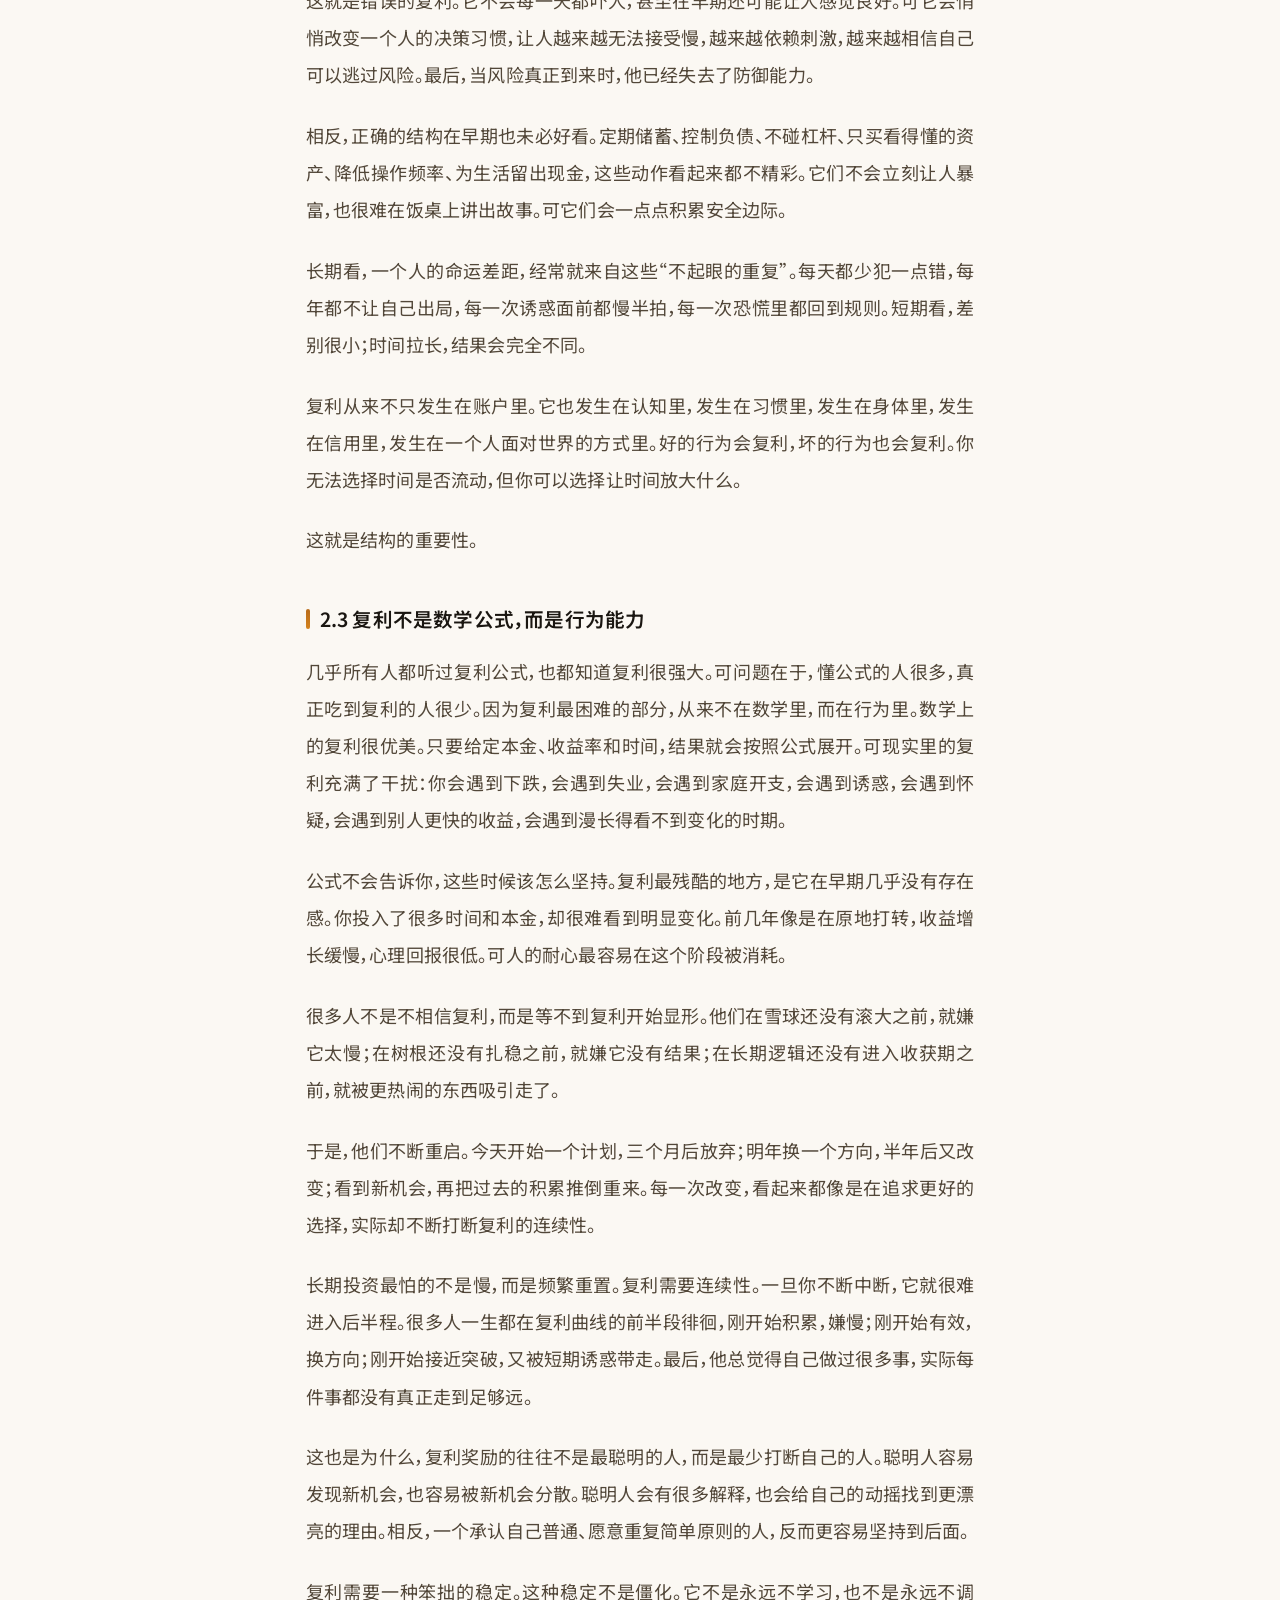
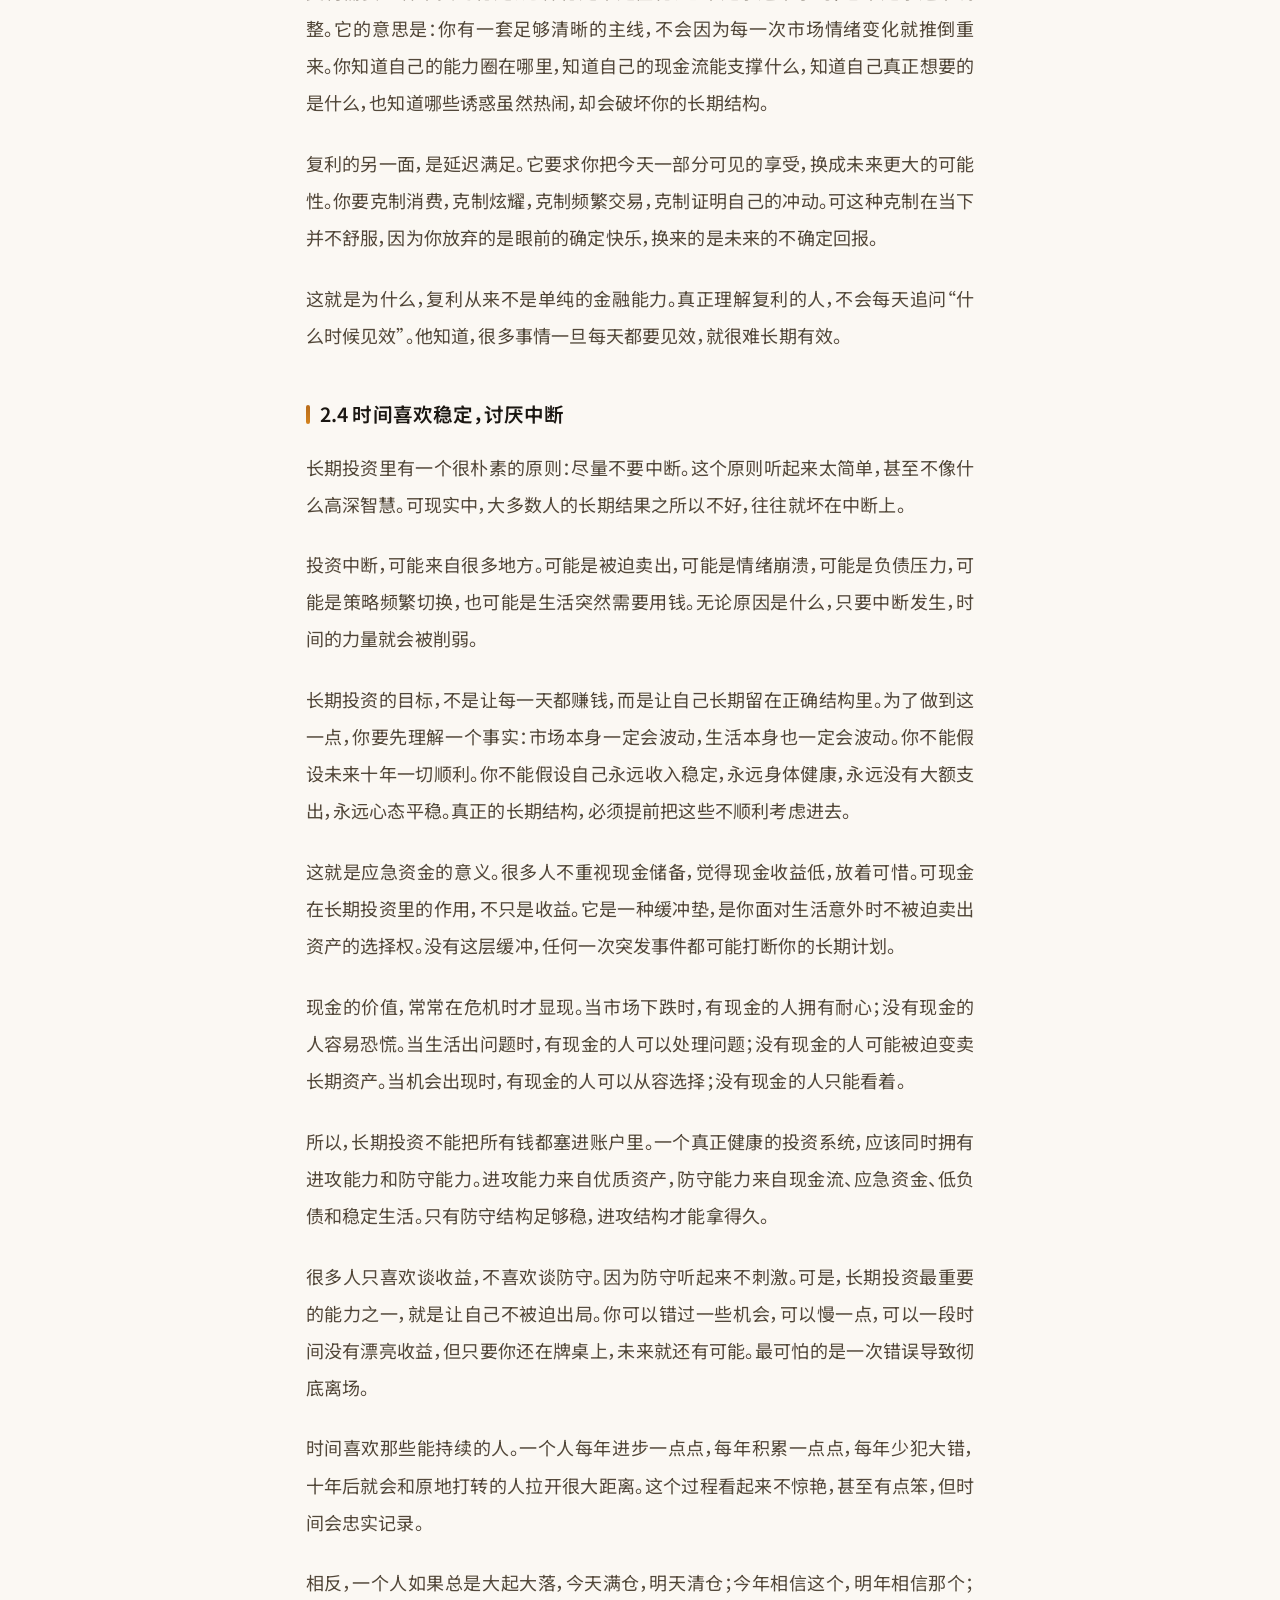
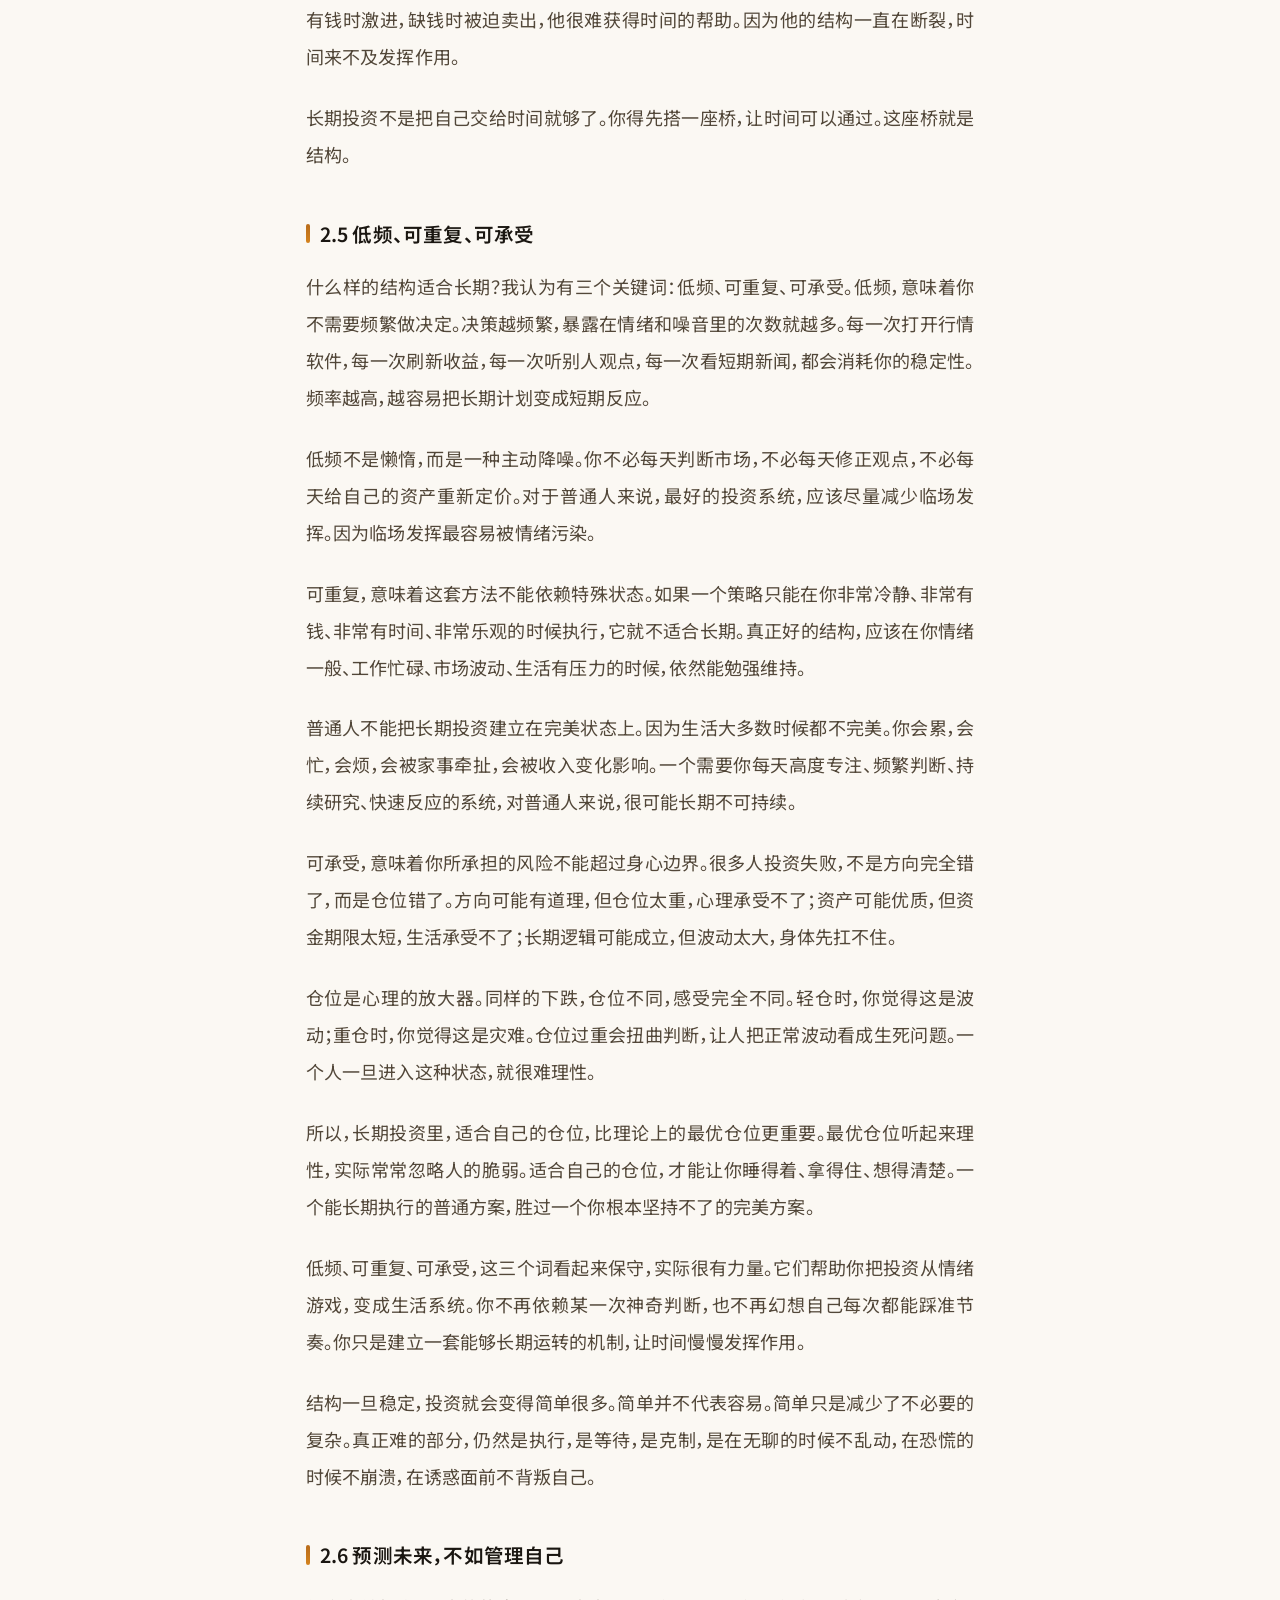
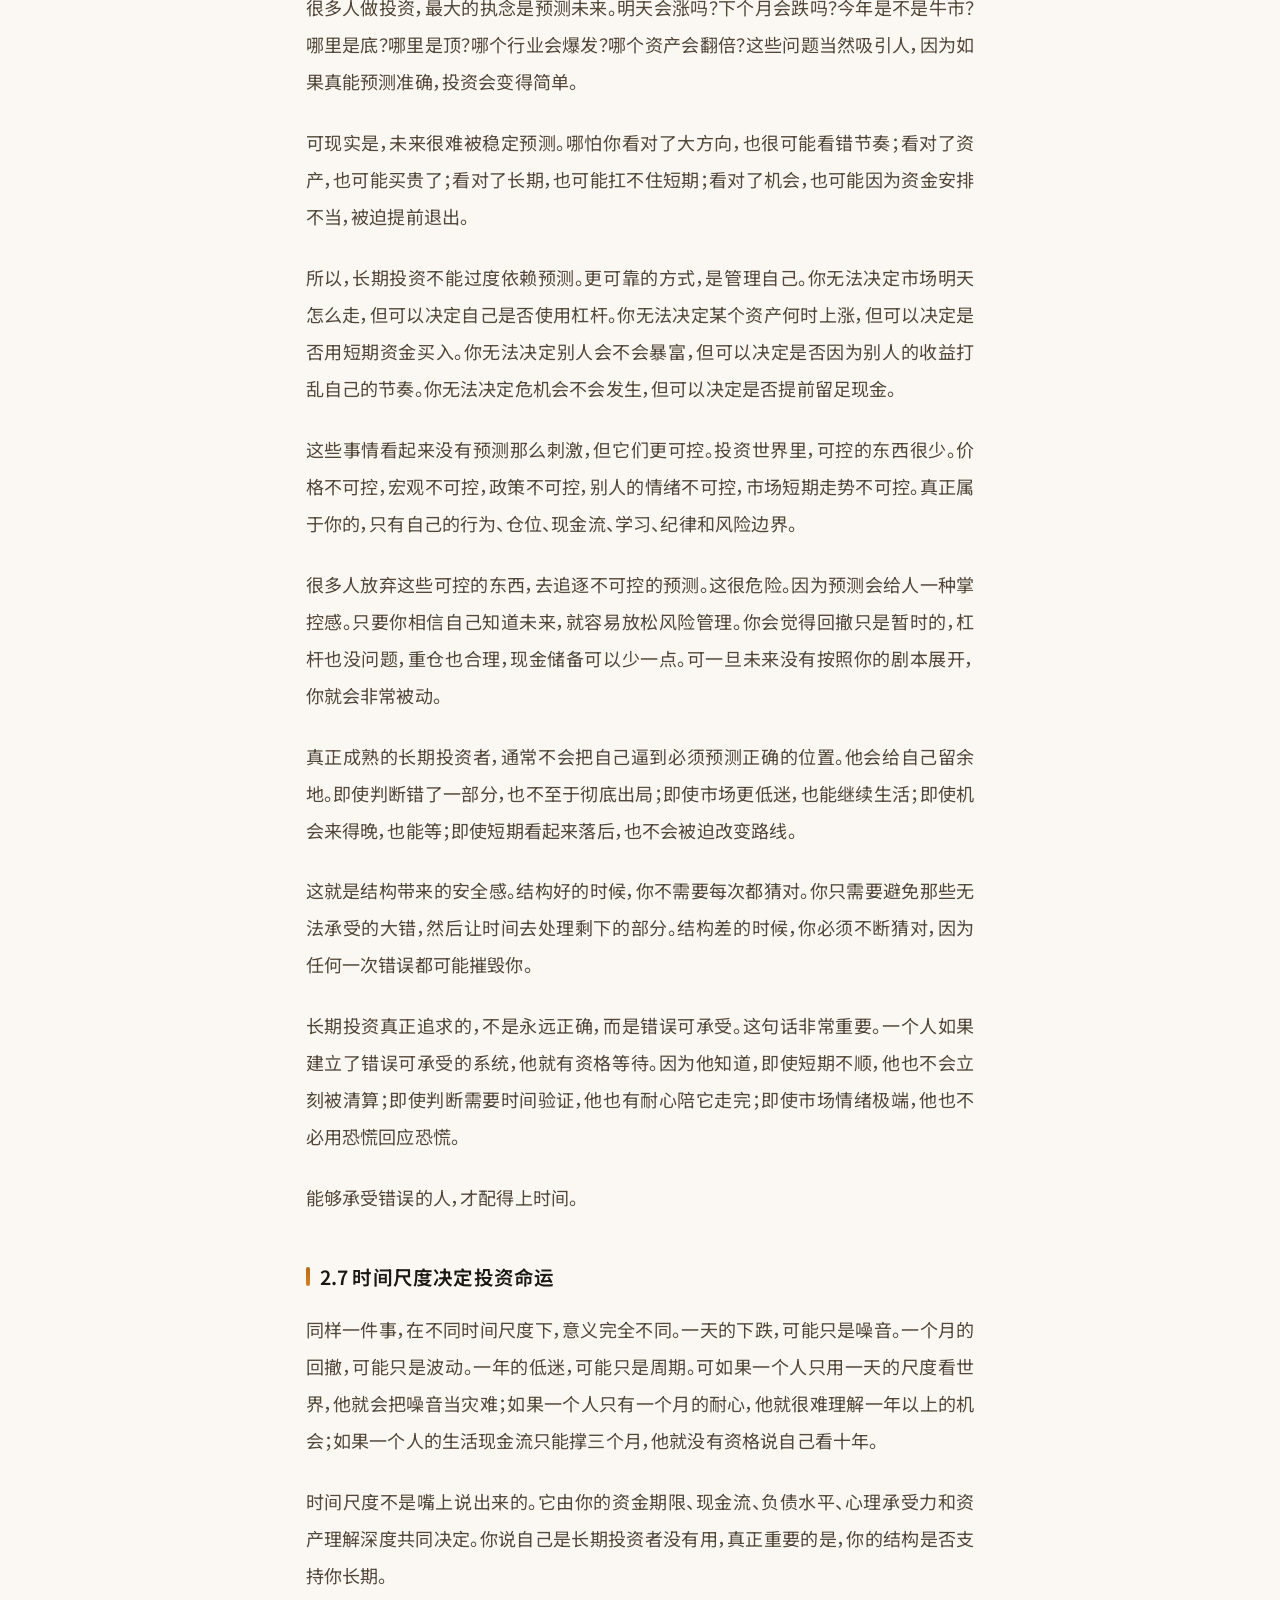
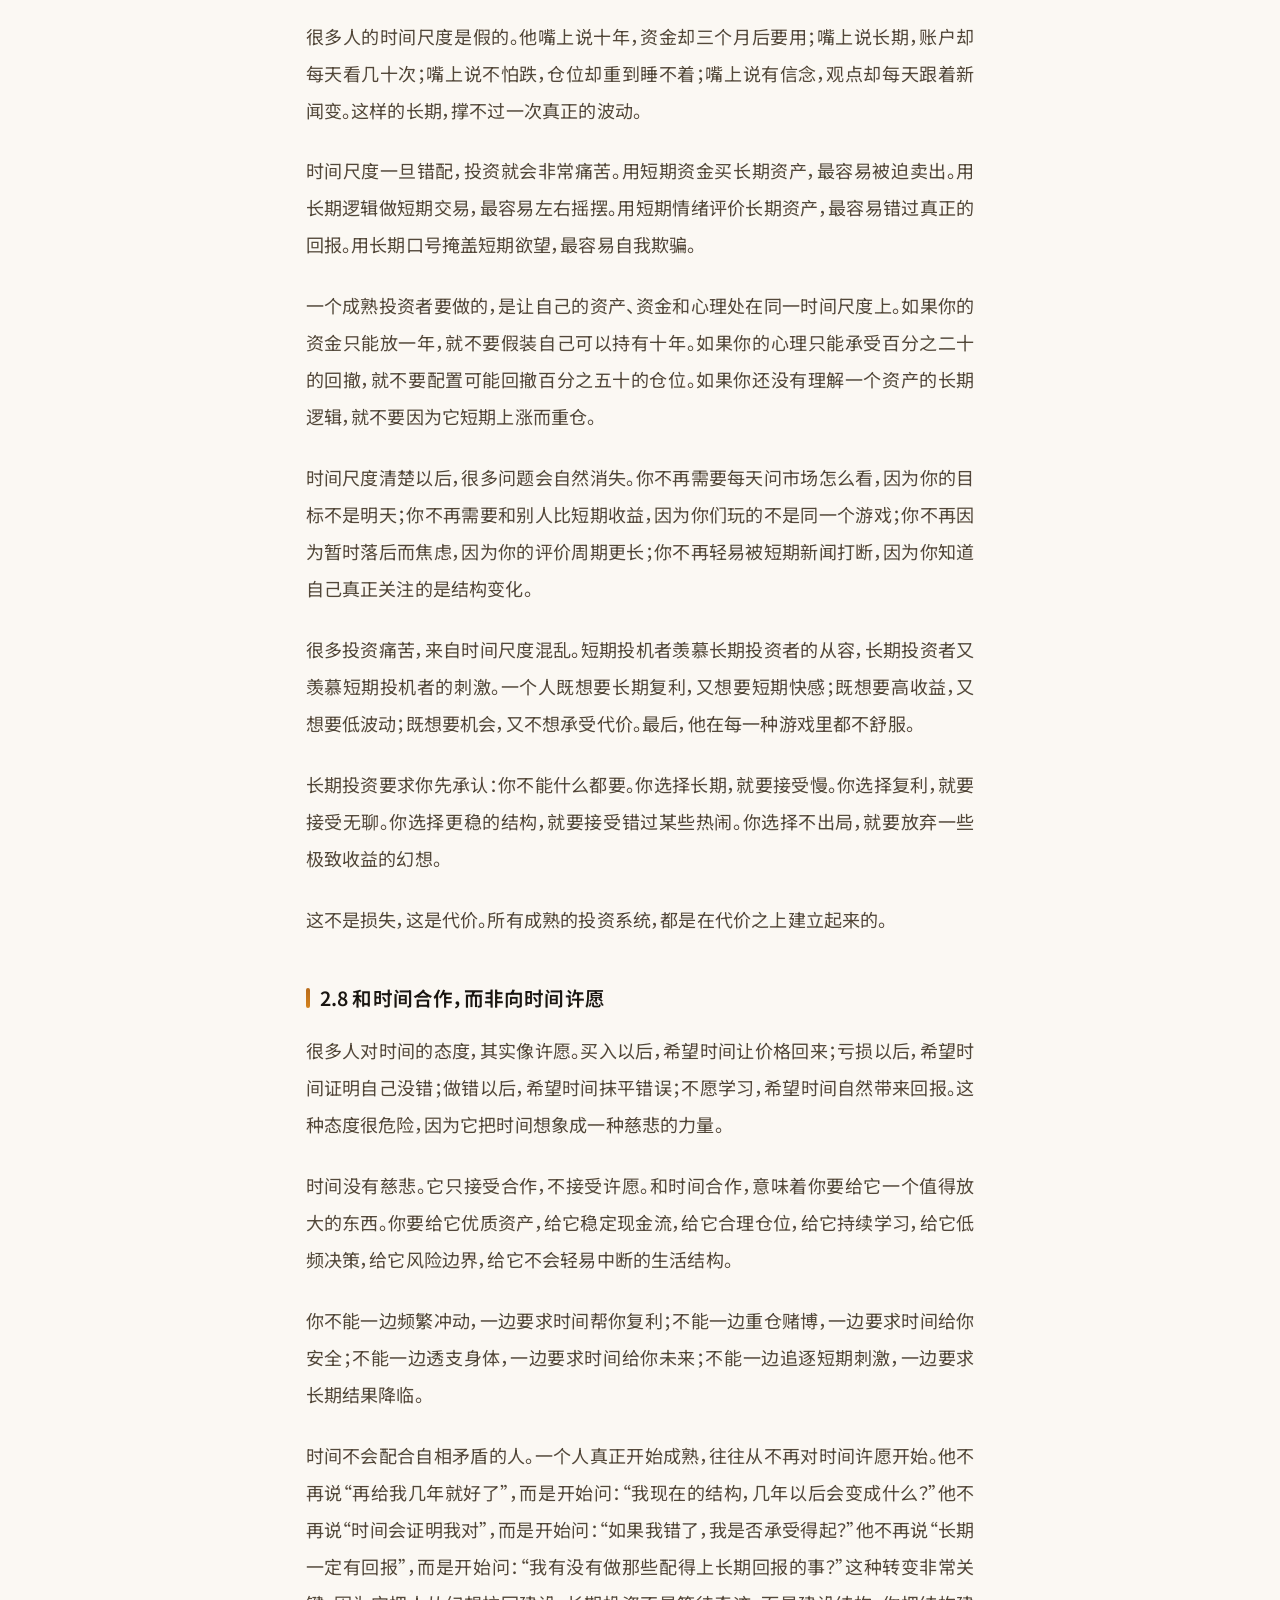
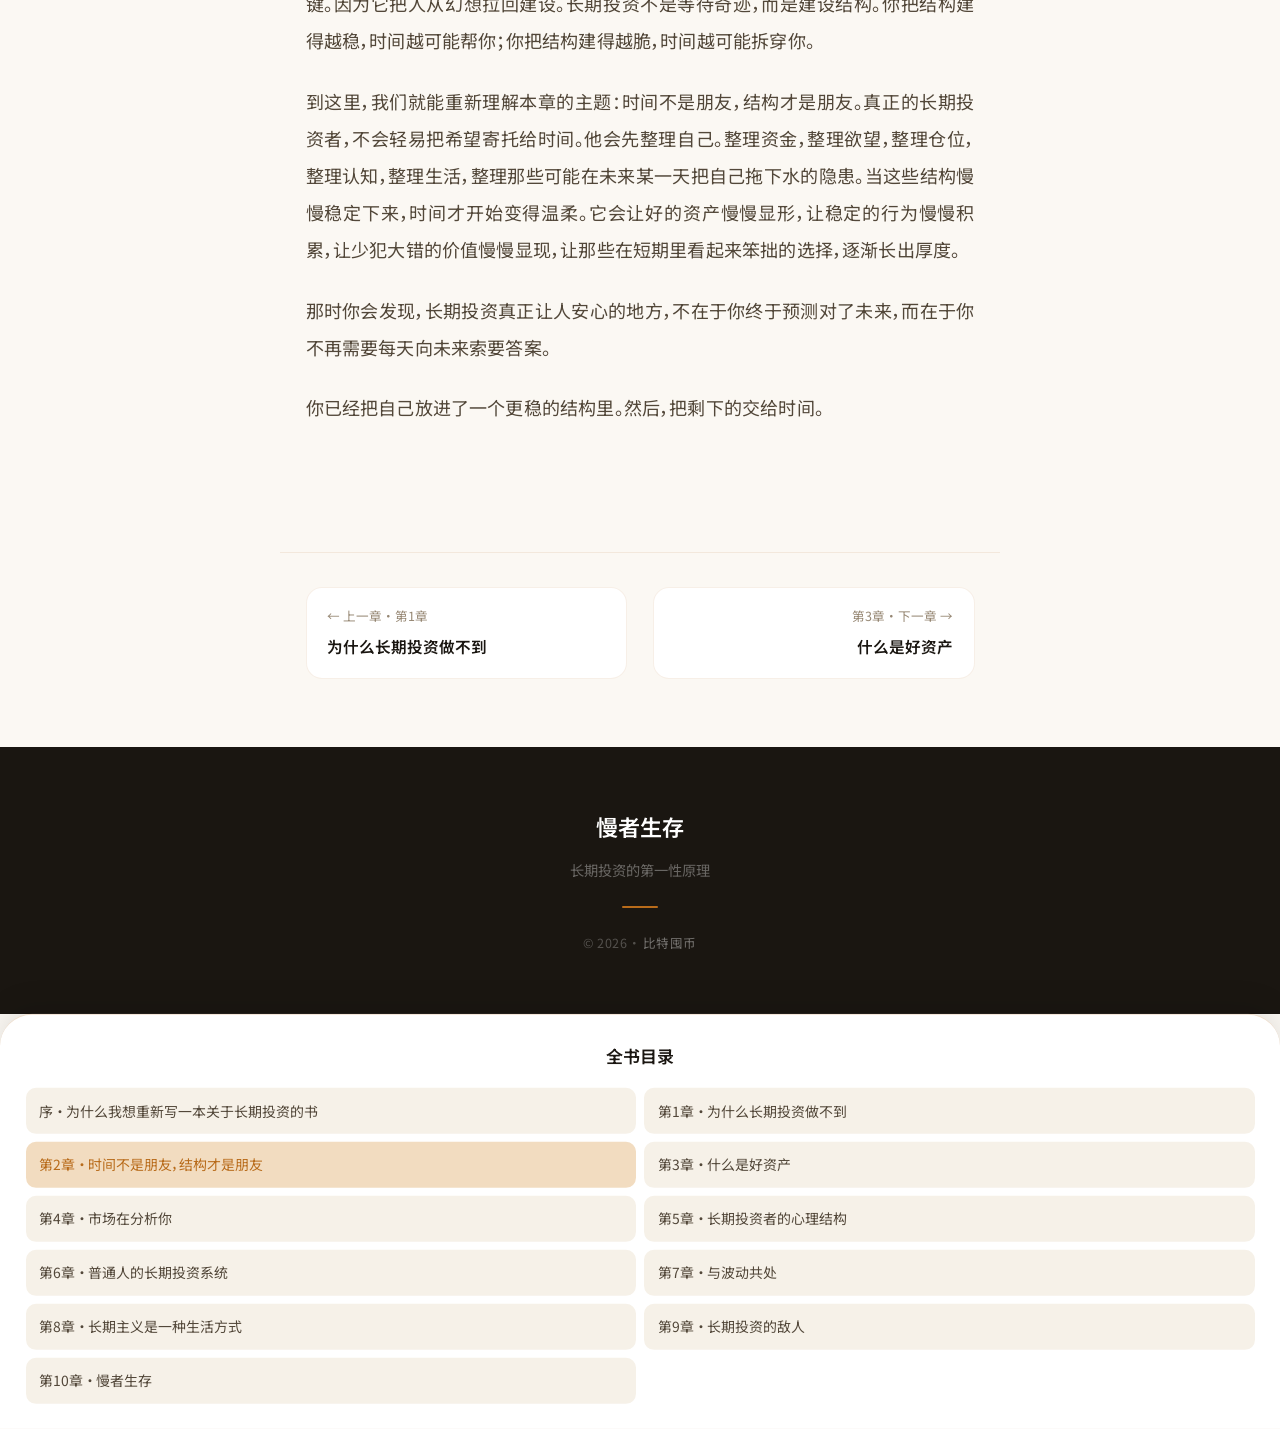
<file: chapter2.html>
<!DOCTYPE html>
<html lang="zh-CN">
<head>
  <meta charset="UTF-8">
  <meta name="viewport" content="width=device-width, initial-scale=1.0, maximum-scale=5.0">
  <title>时间不是朋友，结构才是朋友 — 慢者生存</title>
  <meta name="description" content="时间不会自动奖励任何人，结构才会。《慢者生存》第2章，探讨长期投资的第一性原理。">
  <meta name="keywords" content="长期投资,时间不是朋友，结构才是朋友,时间不会自动奖励任何人，结构才会,慢者生存,投资心理学">
  <meta name="author" content="比特囤币">

  <meta property="og:type" content="article">
  <meta property="og:title" content="时间不是朋友，结构才是朋友 — 慢者生存">
  <meta property="og:description" content="时间不会自动奖励任何人，结构才会">
  <meta property="og:locale" content="zh_CN">
  <meta property="og:site_name" content="慢者生存">

  <meta name="twitter:card" content="summary">
  <meta name="twitter:title" content="时间不是朋友，结构才是朋友 — 慢者生存">

  <link rel="canonical" href="https://hold.btchao.com/chapter2.html">

  <!-- DNS 预解析 -->
  <link rel="dns-prefetch" href="//fonts.googleapis.com">
  <link rel="dns-prefetch" href="//fonts.gstatic.com">

  <!-- 预加载关键资源 -->
  <link rel="preload" href="style.css" as="style">
  <link rel="preload" href="script.js" as="script">

  <!-- 移动端 & PWA -->
  <meta name="theme-color" content="#FBF8F3">
  <meta name="apple-mobile-web-app-capable" content="yes">
  <meta name="apple-mobile-web-app-status-bar-style" content="default">
  <meta name="apple-mobile-web-app-title" content="慢者生存">
  <meta name="mobile-web-app-capable" content="yes">

  <!-- 结构化数据链接增强 -->
  <link rel="alternate" hreflang="zh-CN" href="https://hold.btchao.com/chapter2.html">
  <link rel="alternate" hreflang="x-default" href="https://hold.btchao.com/chapter2.html">

  <!-- Open Graph 增强 -->
  <meta property="og:url" content="https://hold.btchao.com/chapter2.html">
  <meta property="og:site_name" content="慢者生存">
  <meta name="format-detection" content="telephone=no">

  <!-- Fonts -->
  <link rel="preconnect" href="https://fonts.googleapis.com">
  <link rel="preconnect" href="https://fonts.gstatic.com" crossorigin>
  <link href="https://fonts.googleapis.com/css2?family=Noto+Sans+SC:wght@400;500;600;700&display=swap" rel="stylesheet">

  <link rel="manifest" href="manifest.json">
  <link rel="icon" href="data:image/svg+xml,<svg xmlns='http://www.w3.org/2000/svg' width='64' height='64' viewBox='0 0 64 64'><rect width='64' height='64' rx='12' fill='%23B86B1A'/><text x='32' y='44' font-size='32' font-weight='bold' text-anchor='middle' fill='white' font-family='sans-serif'>慢</text></svg>">
  <link rel="stylesheet" href="style.css">

  <!-- JSON-LD 结构化数据 -->
  <script type="application/ld+json">
  {
    "@context": "https://schema.org",
    "@type": "Article",
    "headline": "时间不是朋友，结构才是朋友",
    "description": "时间不会自动奖励任何人，结构才会",
    "isPartOf": {
      "@type": "Book",
      "name": "慢者生存",
      "author": { "@type": "Organization", "name": "比特囤币" }
    },
    "inLanguage": "zh-CN"
  },
    "url": "https://hold.btchao.com/chapter2.html",
    "author": { "@type": "Organization", "name": "比特囤币", "url": "https://www.btchao.com" }
  </script>
</head>
<body>
  <div class="scroll-progress"></div>

  <nav class="t">
    <a class="nb" href="index.html">
      <div class="ni">慢</div>
      <span>慢者生存</span>
      <span class="nr">长期投资的第一性原理</span>
    </a>
    <div class="nav-links">
      <a href="index.html">首页</a>
      <a href="#contents">目录</a>
    </div>
    <button class="nav-menu-btn" aria-label="目录">
      <svg width="20" height="20" viewBox="0 0 20 20" fill="currentColor"><path d="M3 5h14v2H3V5zm0 4h14v2H3V9zm0 4h14v2H3v-2z"/></svg>
    </button>
  </nav>

  <aside class="toc-sidebar">
          <ul>
              <li><a href="#21">2.1 时间不会自动奖励任何人</a></li>
              <li><a href="#22">2.2 错误会被时间复利</a></li>
              <li><a href="#23">2.3 复利不是数学公式，而是行为能力</a></li>
              <li><a href="#24">2.4 时间喜欢稳定，讨厌中断</a></li>
              <li><a href="#25">2.5 低频、可重复、可承受</a></li>
              <li><a href="#26">2.6 预测未来，不如管理自己</a></li>
              <li><a href="#27">2.7 时间尺度决定投资命运</a></li>
              <li><a href="#28">2.8 和时间合作，而非向时间许愿</a></li>
          </ul>
        </aside>

  <div class="article-wrap">
    <div class="article-header">
      <div class="eyebrow">第2章</div>
      <h1>时间不是朋友，结构才是朋友</h1>
      <div class="subtitle">时间不会自动奖励任何人，结构才会</div>
      <div class="divider"></div>
    </div>

    <article class="al">
            <h1>第二章：时间不是朋友，结构才是朋友</h1>
            <p>时间不会自动奖励任何人，结构才会人们很喜欢说一句话：时间会证明一切。这句话听起来很安慰人。尤其在投资里，当一个人短期亏损、被人质疑、看不到结果的时候，他很容易用这句话安慰自己：没关系，时间会站在我这边。</p>
            <p>可问题在于，时间从来不会自动站在任何人那边。时间没有立场，也没有偏爱。它既不会因为你很努力，就奖励你；也不会因为你很痛苦，就补偿你。它只会冷静地流动，把你原有的东西一天天放大。</p>
            <p>如果你的资产是优质的，行为是稳定的，现金流是健康的，风险是可承受的，时间就可能成为你的盟友。可如果你的资产本身脆弱，决策方式混乱，仓位超过承受能力，生活结构经不起波动，时间反而会成为惩罚你的力量。</p>
            <p>所以，长期投资里真正重要的，不是“我愿意等多久”，而是“我凭什么等得起”。很多人高估了等待本身的价值，以为只要把时间拉长，结果自然会变好。可持有一个不断衰败的资产十年，结果不会因为时间久而变得伟大；坚持一个错误的方向十年，也不会因为坚持本身而产生价值。时间不会把错误变成正确，它只会让错误结出更清晰的果实。</p>
            <p>时间更像一面放大镜。所以，时间本身并不是朋友。结构才是。</p>
            <h3 id="21">2.1 时间不会自动奖励任何人</h3>
            <p>长期投资最容易让人误解的地方，就在于“长期”这两个字太容易被神圣化。很多人一提到长期，就会产生一种道德优越感。好像只要自己不卖，只要自己坚持，只要自己愿意等待，就天然站在了正确的一边。可投资市场从来不奖励姿态，它只奖励有效结构。</p>
            <p>一个人买入一项资产，然后告诉自己要拿十年，这只能说明他有一个愿望。至于这个愿望能不能变成结果，还要看很多更具体的东西：资产本身是否有长期价值，买入价格是否过于离谱，资金来源是否稳定，自己是否有足够的生活现金流，面对下跌时是否还拥有选择权。</p>
            <p>没有这些前提，所谓长期，很可能只是把问题推迟暴露。有些人亏损以后不愿意承认错误，就说自己是长期投资。可长期不能用来遮羞，不能用来替代判断，也不能用来美化套牢。如果一个资产的基本逻辑已经变了，行业地位已经崩了，现金流已经恶化了，竞争优势已经消失了，你继续持有，未必叫长期，也可能叫拒绝面对现实。</p>
            <p>真正的长期投资，必须允许自己修正错误。这一点非常重要。长期并不意味着永不改变，长期意味着不被短期情绪牵着改变。两者差别很大。前者是僵化，后者是稳定。一个成熟的长期投资者，并不会因为价格短期下跌就轻易否定自己的判断，但如果底层逻辑真的发生变化，他也不会用“长期”两个字麻痹自己。</p>
            <p>时间不会拯救一个不断变坏的东西。如果一家公司正在失去竞争力，时间会让它的衰退越来越明显；如果一项资产的稀缺性是假的，时间会让更多供给出现；如果一个投资逻辑依赖情绪和故事，时间会让故事退潮；如果一个人习惯频繁冲动，时间会把这些小错误累积成大损失。</p>
            <p>很多人以为，短期亏损不可怕，只要时间够长就能回来。可这句话只在某些前提下成立。资产本身得有恢复能力，现金流得支撑你等下去，你的仓位得让你睡得着，你的判断得经得起重新审视。</p>
            <p>缺少这些条件，时间不会自动带你回到原点。所以，长期投资的第一层清醒，就是放弃对时间的迷信。你不能只问：我愿不愿意持有十年。你还要问：这个东西是否配得上十年？我的资金是否等得起十年？我的心态是否扛得住十年？我的生活结构是否允许我十年不被迫退出？如果答案并不稳固，那么“长期”就只是一句安慰自己的口号。</p>
            <p>真正能穿越时间的，从来不是口号，而是结构。</p>
            <h3 id="22">2.2 错误会被时间复利</h3>
            <p>一提到复利，人们通常想到的是财富增长。本金变大，收益再产生收益，雪球越滚越大。这当然是复利最迷人的地方。但很多人忽略了另一面：错误也会复利。</p>
            <p>一个小小的坏习惯，如果重复十年，会变成命运的一部分。一个小小的认知偏差，如果不断指导决策，会变成长期亏损。一次冲动交易也许影响不大，但如果冲动成为习惯，它最终会吞掉一个人的本金、信心和时间。</p>
            <p>时间对错误很忠诚。你给它什么，它就放大什么。你给它纪律，它放大纪律；你给它混乱，它放大混乱；你给它耐心，它放大耐心；你给它贪婪，它也照样放大贪婪。它不会因为你主观上希望变好，就替你修改过程。</p>
            <p>这也是为什么，长期投资不能只看收益率，还要看行为模式。一个人短期赚到钱，并不说明他的模式健康。有时候，错误的行为也会在短期里得到奖励。追高可能刚好追在上升途中，加杠杆可能刚好踩中行情，听消息买入可能刚好遇到上涨。市场最危险的地方就在这里：它会偶尔奖励错误，让人误以为那是能力。</p>
            <p>一旦错误行为被奖励，人就会重复它。重复几次之后，他会形成路径依赖。他开始相信自己胆子大、反应快、感觉准。于是仓位越来越重，动作越来越频繁，对风险越来越麻木。直到有一天，市场换了一副脸，过去所有被奖励的错误，一次性开始追债。</p>
            <p>很多人的爆仓，表面上发生在某一天，实际早在很久以前就开始了。它开始于第一次侥幸成功，开始于第一次把运气当能力，开始于第一次明知不懂却重仓，开始于第一次用短期盈利证明自己正确。时间没有忽略这些细节，它只是暂时没有结算。</p>
            <p>这就是错误的复利。它不会每一天都吓人，甚至在早期还可能让人感觉良好。可它会悄悄改变一个人的决策习惯，让人越来越无法接受慢，越来越依赖刺激，越来越相信自己可以逃过风险。最后，当风险真正到来时，他已经失去了防御能力。</p>
            <p>相反，正确的结构在早期也未必好看。定期储蓄、控制负债、不碰杠杆、只买看得懂的资产、降低操作频率、为生活留出现金，这些动作看起来都不精彩。它们不会立刻让人暴富，也很难在饭桌上讲出故事。可它们会一点点积累安全边际。</p>
            <p>长期看，一个人的命运差距，经常就来自这些“不起眼的重复”。每天都少犯一点错，每年都不让自己出局，每一次诱惑面前都慢半拍，每一次恐慌里都回到规则。短期看，差别很小；时间拉长，结果会完全不同。</p>
            <p>复利从来不只发生在账户里。它也发生在认知里，发生在习惯里，发生在身体里，发生在信用里，发生在一个人面对世界的方式里。好的行为会复利，坏的行为也会复利。你无法选择时间是否流动，但你可以选择让时间放大什么。</p>
            <p>这就是结构的重要性。</p>
            <h3 id="23">2.3 复利不是数学公式，而是行为能力</h3>
            <p>几乎所有人都听过复利公式，也都知道复利很强大。可问题在于，懂公式的人很多，真正吃到复利的人很少。因为复利最困难的部分，从来不在数学里，而在行为里。数学上的复利很优美。只要给定本金、收益率和时间，结果就会按照公式展开。可现实里的复利充满了干扰：你会遇到下跌，会遇到失业，会遇到家庭开支，会遇到诱惑，会遇到怀疑，会遇到别人更快的收益，会遇到漫长得看不到变化的时期。</p>
            <p>公式不会告诉你，这些时候该怎么坚持。复利最残酷的地方，是它在早期几乎没有存在感。你投入了很多时间和本金，却很难看到明显变化。前几年像是在原地打转，收益增长缓慢，心理回报很低。可人的耐心最容易在这个阶段被消耗。</p>
            <p>很多人不是不相信复利，而是等不到复利开始显形。他们在雪球还没有滚大之前，就嫌它太慢；在树根还没有扎稳之前，就嫌它没有结果；在长期逻辑还没有进入收获期之前，就被更热闹的东西吸引走了。</p>
            <p>于是，他们不断重启。今天开始一个计划，三个月后放弃；明年换一个方向，半年后又改变；看到新机会，再把过去的积累推倒重来。每一次改变，看起来都像是在追求更好的选择，实际却不断打断复利的连续性。</p>
            <p>长期投资最怕的不是慢，而是频繁重置。复利需要连续性。一旦你不断中断，它就很难进入后半程。很多人一生都在复利曲线的前半段徘徊，刚开始积累，嫌慢；刚开始有效，换方向；刚开始接近突破，又被短期诱惑带走。最后，他总觉得自己做过很多事，实际每件事都没有真正走到足够远。</p>
            <p>这也是为什么，复利奖励的往往不是最聪明的人，而是最少打断自己的人。聪明人容易发现新机会，也容易被新机会分散。聪明人会有很多解释，也会给自己的动摇找到更漂亮的理由。相反，一个承认自己普通、愿意重复简单原则的人，反而更容易坚持到后面。</p>
            <p>复利需要一种笨拙的稳定。这种稳定不是僵化。它不是永远不学习，也不是永远不调整。它的意思是：你有一套足够清晰的主线，不会因为每一次市场情绪变化就推倒重来。你知道自己的能力圈在哪里，知道自己的现金流能支撑什么，知道自己真正想要的是什么，也知道哪些诱惑虽然热闹，却会破坏你的长期结构。</p>
            <p>复利的另一面，是延迟满足。它要求你把今天一部分可见的享受，换成未来更大的可能性。你要克制消费，克制炫耀，克制频繁交易，克制证明自己的冲动。可这种克制在当下并不舒服，因为你放弃的是眼前的确定快乐，换来的是未来的不确定回报。</p>
            <p>这就是为什么，复利从来不是单纯的金融能力。真正理解复利的人，不会每天追问“什么时候见效”。他知道，很多事情一旦每天都要见效，就很难长期有效。</p>
            <h3 id="24">2.4 时间喜欢稳定，讨厌中断</h3>
            <p>长期投资里有一个很朴素的原则：尽量不要中断。这个原则听起来太简单，甚至不像什么高深智慧。可现实中，大多数人的长期结果之所以不好，往往就坏在中断上。</p>
            <p>投资中断，可能来自很多地方。可能是被迫卖出，可能是情绪崩溃，可能是负债压力，可能是策略频繁切换，也可能是生活突然需要用钱。无论原因是什么，只要中断发生，时间的力量就会被削弱。</p>
            <p>长期投资的目标，不是让每一天都赚钱，而是让自己长期留在正确结构里。为了做到这一点，你要先理解一个事实：市场本身一定会波动，生活本身也一定会波动。你不能假设未来十年一切顺利。你不能假设自己永远收入稳定，永远身体健康，永远没有大额支出，永远心态平稳。真正的长期结构，必须提前把这些不顺利考虑进去。</p>
            <p>这就是应急资金的意义。很多人不重视现金储备，觉得现金收益低，放着可惜。可现金在长期投资里的作用，不只是收益。它是一种缓冲垫，是你面对生活意外时不被迫卖出资产的选择权。没有这层缓冲，任何一次突发事件都可能打断你的长期计划。</p>
            <p>现金的价值，常常在危机时才显现。当市场下跌时，有现金的人拥有耐心；没有现金的人容易恐慌。当生活出问题时，有现金的人可以处理问题；没有现金的人可能被迫变卖长期资产。当机会出现时，有现金的人可以从容选择；没有现金的人只能看着。</p>
            <p>所以，长期投资不能把所有钱都塞进账户里。一个真正健康的投资系统，应该同时拥有进攻能力和防守能力。进攻能力来自优质资产，防守能力来自现金流、应急资金、低负债和稳定生活。只有防守结构足够稳，进攻结构才能拿得久。</p>
            <p>很多人只喜欢谈收益，不喜欢谈防守。因为防守听起来不刺激。可是，长期投资最重要的能力之一，就是让自己不被迫出局。你可以错过一些机会，可以慢一点，可以一段时间没有漂亮收益，但只要你还在牌桌上，未来就还有可能。最可怕的是一次错误导致彻底离场。</p>
            <p>时间喜欢那些能持续的人。一个人每年进步一点点，每年积累一点点，每年少犯大错，十年后就会和原地打转的人拉开很大距离。这个过程看起来不惊艳，甚至有点笨，但时间会忠实记录。</p>
            <p>相反，一个人如果总是大起大落，今天满仓，明天清仓；今年相信这个，明年相信那个；有钱时激进，缺钱时被迫卖出，他很难获得时间的帮助。因为他的结构一直在断裂，时间来不及发挥作用。</p>
            <p>长期投资不是把自己交给时间就够了。你得先搭一座桥，让时间可以通过。这座桥就是结构。</p>
            <h3 id="25">2.5 低频、可重复、可承受</h3>
            <p>什么样的结构适合长期？我认为有三个关键词：低频、可重复、可承受。低频，意味着你不需要频繁做决定。决策越频繁，暴露在情绪和噪音里的次数就越多。每一次打开行情软件，每一次刷新收益，每一次听别人观点，每一次看短期新闻，都会消耗你的稳定性。频率越高，越容易把长期计划变成短期反应。</p>
            <p>低频不是懒惰，而是一种主动降噪。你不必每天判断市场，不必每天修正观点，不必每天给自己的资产重新定价。对于普通人来说，最好的投资系统，应该尽量减少临场发挥。因为临场发挥最容易被情绪污染。</p>
            <p>可重复，意味着这套方法不能依赖特殊状态。如果一个策略只能在你非常冷静、非常有钱、非常有时间、非常乐观的时候执行，它就不适合长期。真正好的结构，应该在你情绪一般、工作忙碌、市场波动、生活有压力的时候，依然能勉强维持。</p>
            <p>普通人不能把长期投资建立在完美状态上。因为生活大多数时候都不完美。你会累，会忙，会烦，会被家事牵扯，会被收入变化影响。一个需要你每天高度专注、频繁判断、持续研究、快速反应的系统，对普通人来说，很可能长期不可持续。</p>
            <p>可承受，意味着你所承担的风险不能超过身心边界。很多人投资失败，不是方向完全错了，而是仓位错了。方向可能有道理，但仓位太重，心理承受不了；资产可能优质，但资金期限太短，生活承受不了；长期逻辑可能成立，但波动太大，身体先扛不住。</p>
            <p>仓位是心理的放大器。同样的下跌，仓位不同，感受完全不同。轻仓时，你觉得这是波动；重仓时，你觉得这是灾难。仓位过重会扭曲判断，让人把正常波动看成生死问题。一个人一旦进入这种状态，就很难理性。</p>
            <p>所以，长期投资里，适合自己的仓位，比理论上的最优仓位更重要。最优仓位听起来理性，实际常常忽略人的脆弱。适合自己的仓位，才能让你睡得着、拿得住、想得清楚。一个能长期执行的普通方案，胜过一个你根本坚持不了的完美方案。</p>
            <p>低频、可重复、可承受，这三个词看起来保守，实际很有力量。它们帮助你把投资从情绪游戏，变成生活系统。你不再依赖某一次神奇判断，也不再幻想自己每次都能踩准节奏。你只是建立一套能够长期运转的机制，让时间慢慢发挥作用。</p>
            <p>结构一旦稳定，投资就会变得简单很多。简单并不代表容易。简单只是减少了不必要的复杂。真正难的部分，仍然是执行，是等待，是克制，是在无聊的时候不乱动，在恐慌的时候不崩溃，在诱惑面前不背叛自己。</p>
            <h3 id="26">2.6 预测未来，不如管理自己</h3>
            <p>很多人做投资，最大的执念是预测未来。明天会涨吗？下个月会跌吗？今年是不是牛市？哪里是底？哪里是顶？哪个行业会爆发？哪个资产会翻倍？这些问题当然吸引人，因为如果真能预测准确，投资会变得简单。</p>
            <p>可现实是，未来很难被稳定预测。哪怕你看对了大方向，也很可能看错节奏；看对了资产，也可能买贵了；看对了长期，也可能扛不住短期；看对了机会，也可能因为资金安排不当，被迫提前退出。</p>
            <p>所以，长期投资不能过度依赖预测。更可靠的方式，是管理自己。你无法决定市场明天怎么走，但可以决定自己是否使用杠杆。你无法决定某个资产何时上涨，但可以决定是否用短期资金买入。你无法决定别人会不会暴富，但可以决定是否因为别人的收益打乱自己的节奏。你无法决定危机会不会发生，但可以决定是否提前留足现金。</p>
            <p>这些事情看起来没有预测那么刺激，但它们更可控。投资世界里，可控的东西很少。价格不可控，宏观不可控，政策不可控，别人的情绪不可控，市场短期走势不可控。真正属于你的，只有自己的行为、仓位、现金流、学习、纪律和风险边界。</p>
            <p>很多人放弃这些可控的东西，去追逐不可控的预测。这很危险。因为预测会给人一种掌控感。只要你相信自己知道未来，就容易放松风险管理。你会觉得回撤只是暂时的，杠杆也没问题，重仓也合理，现金储备可以少一点。可一旦未来没有按照你的剧本展开，你就会非常被动。</p>
            <p>真正成熟的长期投资者，通常不会把自己逼到必须预测正确的位置。他会给自己留余地。即使判断错了一部分，也不至于彻底出局；即使市场更低迷，也能继续生活；即使机会来得晚，也能等；即使短期看起来落后，也不会被迫改变路线。</p>
            <p>这就是结构带来的安全感。结构好的时候，你不需要每次都猜对。你只需要避免那些无法承受的大错，然后让时间去处理剩下的部分。结构差的时候，你必须不断猜对，因为任何一次错误都可能摧毁你。</p>
            <p>长期投资真正追求的，不是永远正确，而是错误可承受。这句话非常重要。一个人如果建立了错误可承受的系统，他就有资格等待。因为他知道，即使短期不顺，他也不会立刻被清算；即使判断需要时间验证，他也有耐心陪它走完；即使市场情绪极端，他也不必用恐慌回应恐慌。</p>
            <p>能够承受错误的人，才配得上时间。</p>
            <h3 id="27">2.7 时间尺度决定投资命运</h3>
            <p>同样一件事，在不同时间尺度下，意义完全不同。一天的下跌，可能只是噪音。一个月的回撤，可能只是波动。一年的低迷，可能只是周期。可如果一个人只用一天的尺度看世界，他就会把噪音当灾难；如果一个人只有一个月的耐心，他就很难理解一年以上的机会；如果一个人的生活现金流只能撑三个月，他就没有资格说自己看十年。</p>
            <p>时间尺度不是嘴上说出来的。它由你的资金期限、现金流、负债水平、心理承受力和资产理解深度共同决定。你说自己是长期投资者没有用，真正重要的是，你的结构是否支持你长期。</p>
            <p>很多人的时间尺度是假的。他嘴上说十年，资金却三个月后要用；嘴上说长期，账户却每天看几十次；嘴上说不怕跌，仓位却重到睡不着；嘴上说有信念，观点却每天跟着新闻变。这样的长期，撑不过一次真正的波动。</p>
            <p>时间尺度一旦错配，投资就会非常痛苦。用短期资金买长期资产，最容易被迫卖出。用长期逻辑做短期交易，最容易左右摇摆。用短期情绪评价长期资产，最容易错过真正的回报。用长期口号掩盖短期欲望，最容易自我欺骗。</p>
            <p>一个成熟投资者要做的，是让自己的资产、资金和心理处在同一时间尺度上。如果你的资金只能放一年，就不要假装自己可以持有十年。如果你的心理只能承受百分之二十的回撤，就不要配置可能回撤百分之五十的仓位。如果你还没有理解一个资产的长期逻辑，就不要因为它短期上涨而重仓。</p>
            <p>时间尺度清楚以后，很多问题会自然消失。你不再需要每天问市场怎么看，因为你的目标不是明天；你不再需要和别人比短期收益，因为你们玩的不是同一个游戏；你不再因为暂时落后而焦虑，因为你的评价周期更长；你不再轻易被短期新闻打断，因为你知道自己真正关注的是结构变化。</p>
            <p>很多投资痛苦，来自时间尺度混乱。短期投机者羡慕长期投资者的从容，长期投资者又羡慕短期投机者的刺激。一个人既想要长期复利，又想要短期快感；既想要高收益，又想要低波动；既想要机会，又不想承受代价。最后，他在每一种游戏里都不舒服。</p>
            <p>长期投资要求你先承认：你不能什么都要。你选择长期，就要接受慢。你选择复利，就要接受无聊。你选择更稳的结构，就要接受错过某些热闹。你选择不出局，就要放弃一些极致收益的幻想。</p>
            <p>这不是损失，这是代价。所有成熟的投资系统，都是在代价之上建立起来的。</p>
            <h3 id="28">2.8 和时间合作，而非向时间许愿</h3>
            <p>很多人对时间的态度，其实像许愿。买入以后，希望时间让价格回来；亏损以后，希望时间证明自己没错；做错以后，希望时间抹平错误；不愿学习，希望时间自然带来回报。这种态度很危险，因为它把时间想象成一种慈悲的力量。</p>
            <p>时间没有慈悲。它只接受合作，不接受许愿。和时间合作，意味着你要给它一个值得放大的东西。你要给它优质资产，给它稳定现金流，给它合理仓位，给它持续学习，给它低频决策，给它风险边界，给它不会轻易中断的生活结构。</p>
            <p>你不能一边频繁冲动，一边要求时间帮你复利；不能一边重仓赌博，一边要求时间给你安全；不能一边透支身体，一边要求时间给你未来；不能一边追逐短期刺激，一边要求长期结果降临。</p>
            <p>时间不会配合自相矛盾的人。一个人真正开始成熟，往往从不再对时间许愿开始。他不再说“再给我几年就好了”，而是开始问：“我现在的结构，几年以后会变成什么？”他不再说“时间会证明我对”，而是开始问：“如果我错了，我是否承受得起？”他不再说“长期一定有回报”，而是开始问：“我有没有做那些配得上长期回报的事？”这种转变非常关键。因为它把人从幻想拉回建设。长期投资不是等待奇迹，而是建设结构。你把结构建得越稳，时间越可能帮你；你把结构建得越脆，时间越可能拆穿你。</p>
            <p>到这里，我们就能重新理解本章的主题：时间不是朋友，结构才是朋友。真正的长期投资者，不会轻易把希望寄托给时间。他会先整理自己。整理资金，整理欲望，整理仓位，整理认知，整理生活，整理那些可能在未来某一天把自己拖下水的隐患。当这些结构慢慢稳定下来，时间才开始变得温柔。它会让好的资产慢慢显形，让稳定的行为慢慢积累，让少犯大错的价值慢慢显现，让那些在短期里看起来笨拙的选择，逐渐长出厚度。</p>
            <p>那时你会发现，长期投资真正让人安心的地方，不在于你终于预测对了未来，而在于你不再需要每天向未来索要答案。</p>
            <p>你已经把自己放进了一个更稳的结构里。然后，把剩下的交给时间。</p>
    </article>

    <nav class="chapter-nav" id="contents">
          <a class="cn-link prev" href="chapter1.html">
            <span class="cn-label">← 上一章 · 第1章</span>
            <span class="cn-title">为什么长期投资做不到</span>
          </a>
          <a class="cn-link next" href="chapter3.html">
            <span class="cn-label">第3章 · 下一章 →</span>
            <span class="cn-title">什么是好资产</span>
          </a>
    </nav>
  </div>

  <!-- 移动端目录 -->
  <div class="mobile-toc" role="button" aria-label="打开目录">
    <svg width="18" height="18" viewBox="0 0 20 20" fill="currentColor"><path d="M3 5h14v2H3V5zm0 4h14v2H3V9zm0 4h14v2H3v-2z"/></svg>
  </div>

  <div class="toc-overlay"></div>
  <div class="toc-panel">
    <h4>全书目录</h4>
    <ul>
          <li><a href="preface.html" class="">序 · 为什么我想重新写一本关于长期投资的书</a></li>
          <li><a href="chapter1.html" class="">第1章 · 为什么长期投资做不到</a></li>
          <li><a href="chapter2.html" class="current">第2章 · 时间不是朋友，结构才是朋友</a></li>
          <li><a href="chapter3.html" class="">第3章 · 什么是好资产</a></li>
          <li><a href="chapter4.html" class="">第4章 · 市场在分析你</a></li>
          <li><a href="chapter5.html" class="">第5章 · 长期投资者的心理结构</a></li>
          <li><a href="chapter6.html" class="">第6章 · 普通人的长期投资系统</a></li>
          <li><a href="chapter7.html" class="">第7章 · 与波动共处</a></li>
          <li><a href="chapter8.html" class="">第8章 · 长期主义是一种生活方式</a></li>
          <li><a href="chapter9.html" class="">第9章 · 长期投资的敌人</a></li>
          <li><a href="chapter10.html" class="">第10章 · 慢者生存</a></li>
    </ul>
  </div>

  <div class="back-to-top" role="button" aria-label="回到顶部">
    <svg width="18" height="18" viewBox="0 0 20 20" fill="currentColor"><path d="M10 6l-5 5 1.41 1.41L10 8.83l3.59 3.58L15 11l-5-5z" transform="rotate(180 10 10)"/></svg>
  </div>

  <footer class="ft">
    <div class="ftt">慢者生存</div>
    <div class="ftd">长期投资的第一性原理</div>
    <div class="fth"></div>
    <div class="ftn">© 2026 · <a href="https://www.btchao.com">比特囤币</a></div>
  </footer>

  <script src="script.js"></script>
</body>
</html>
</file>
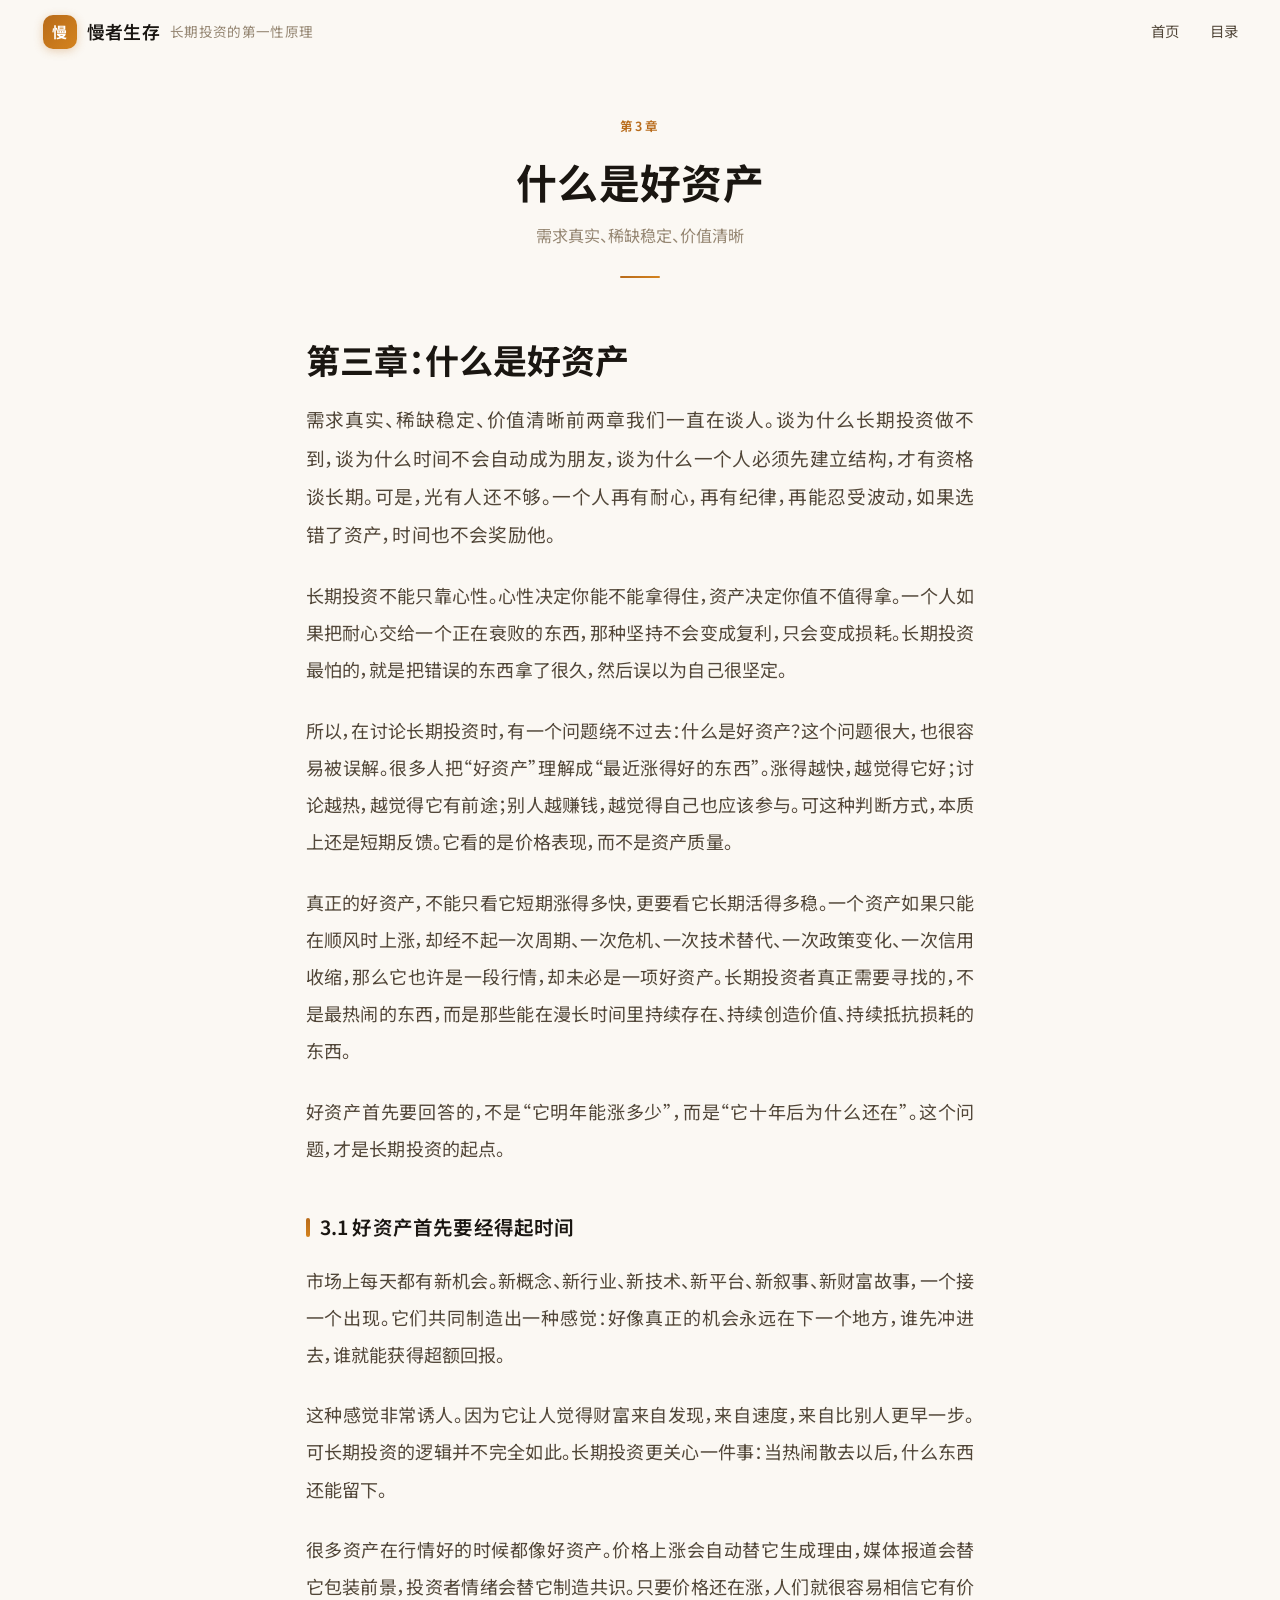
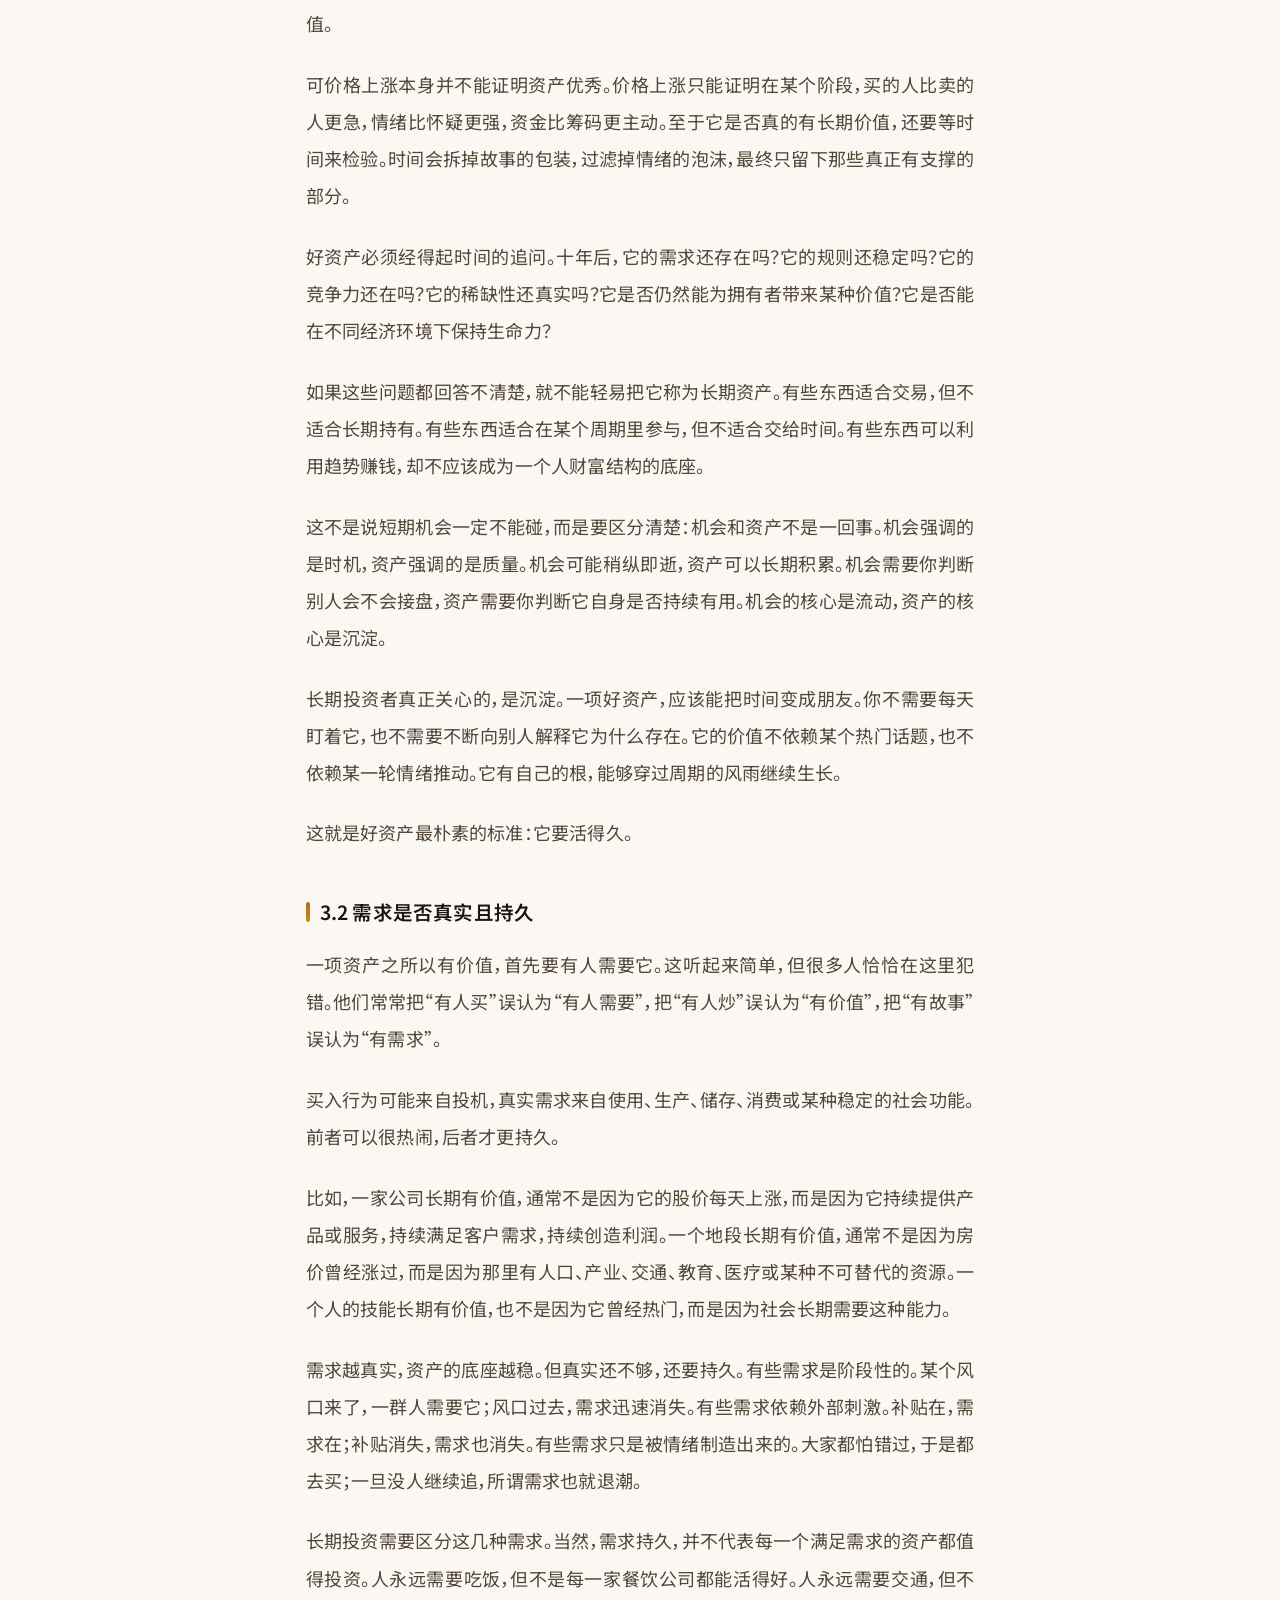
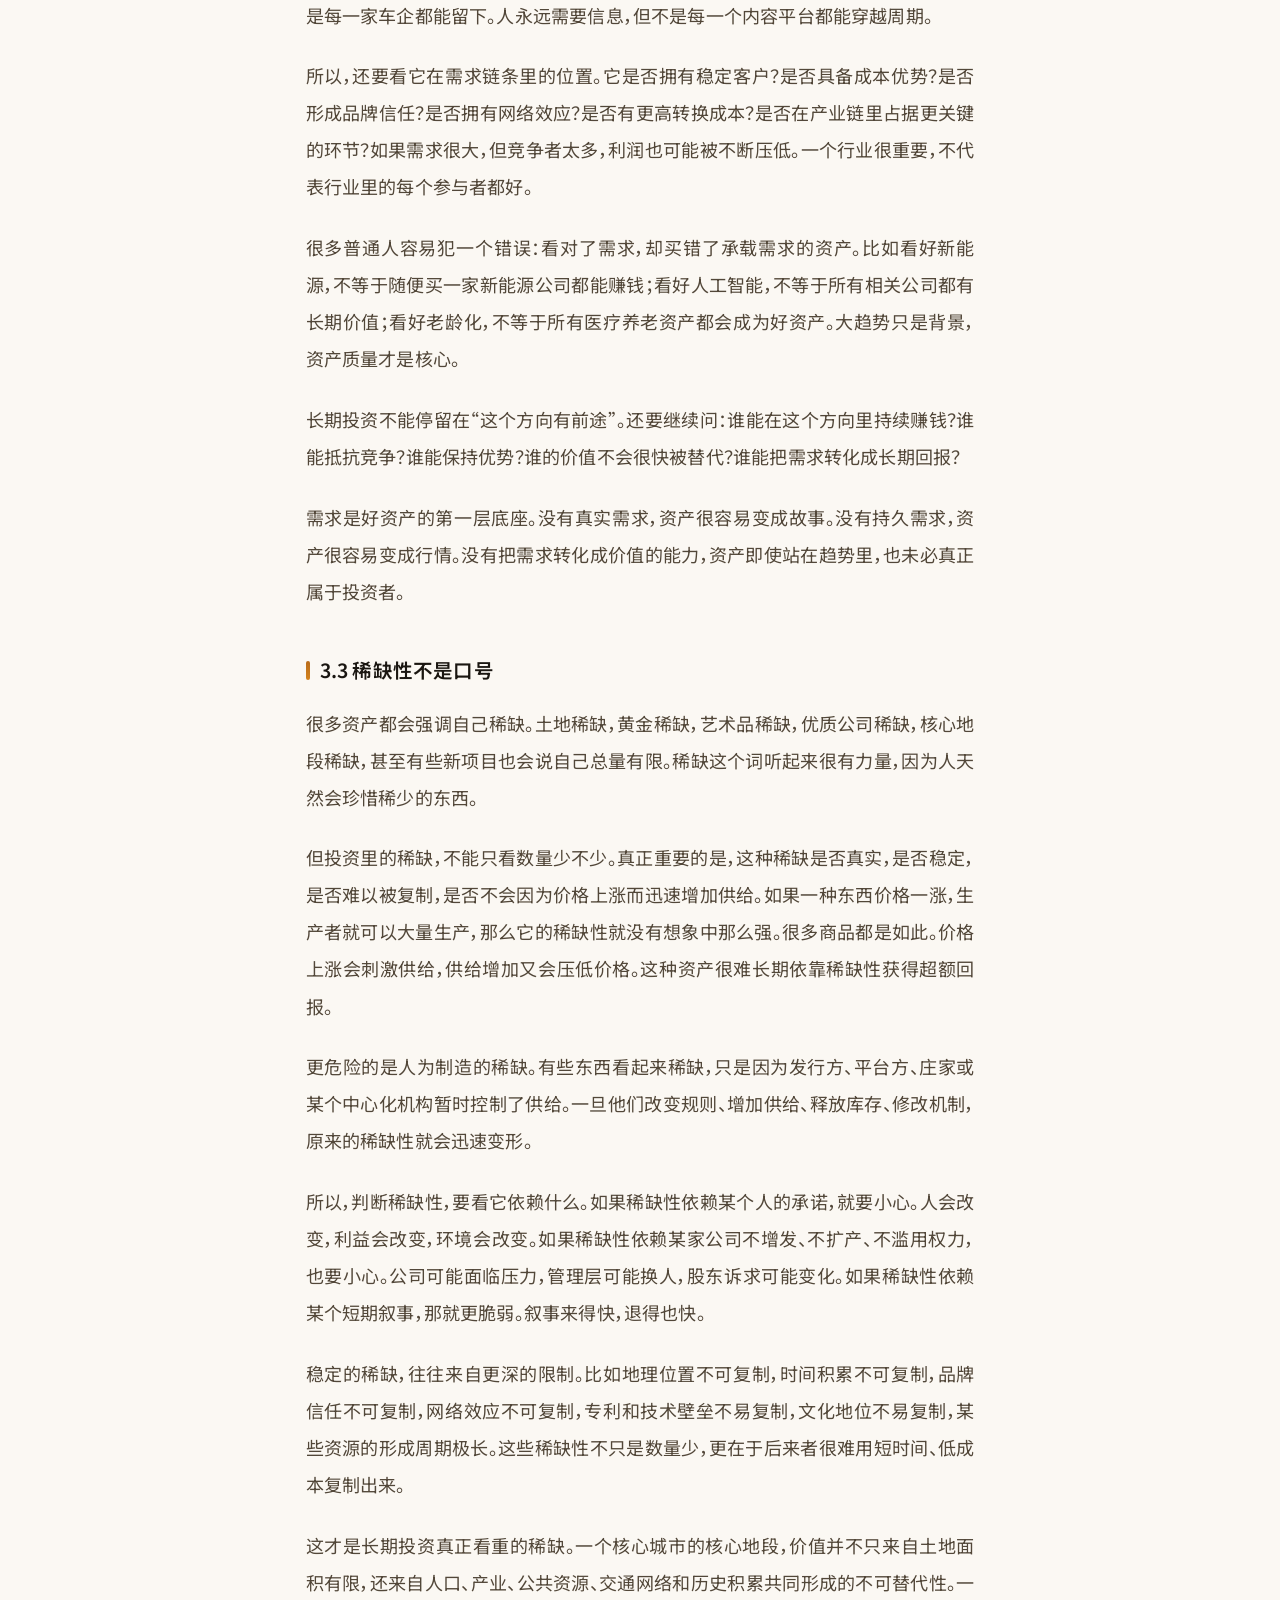
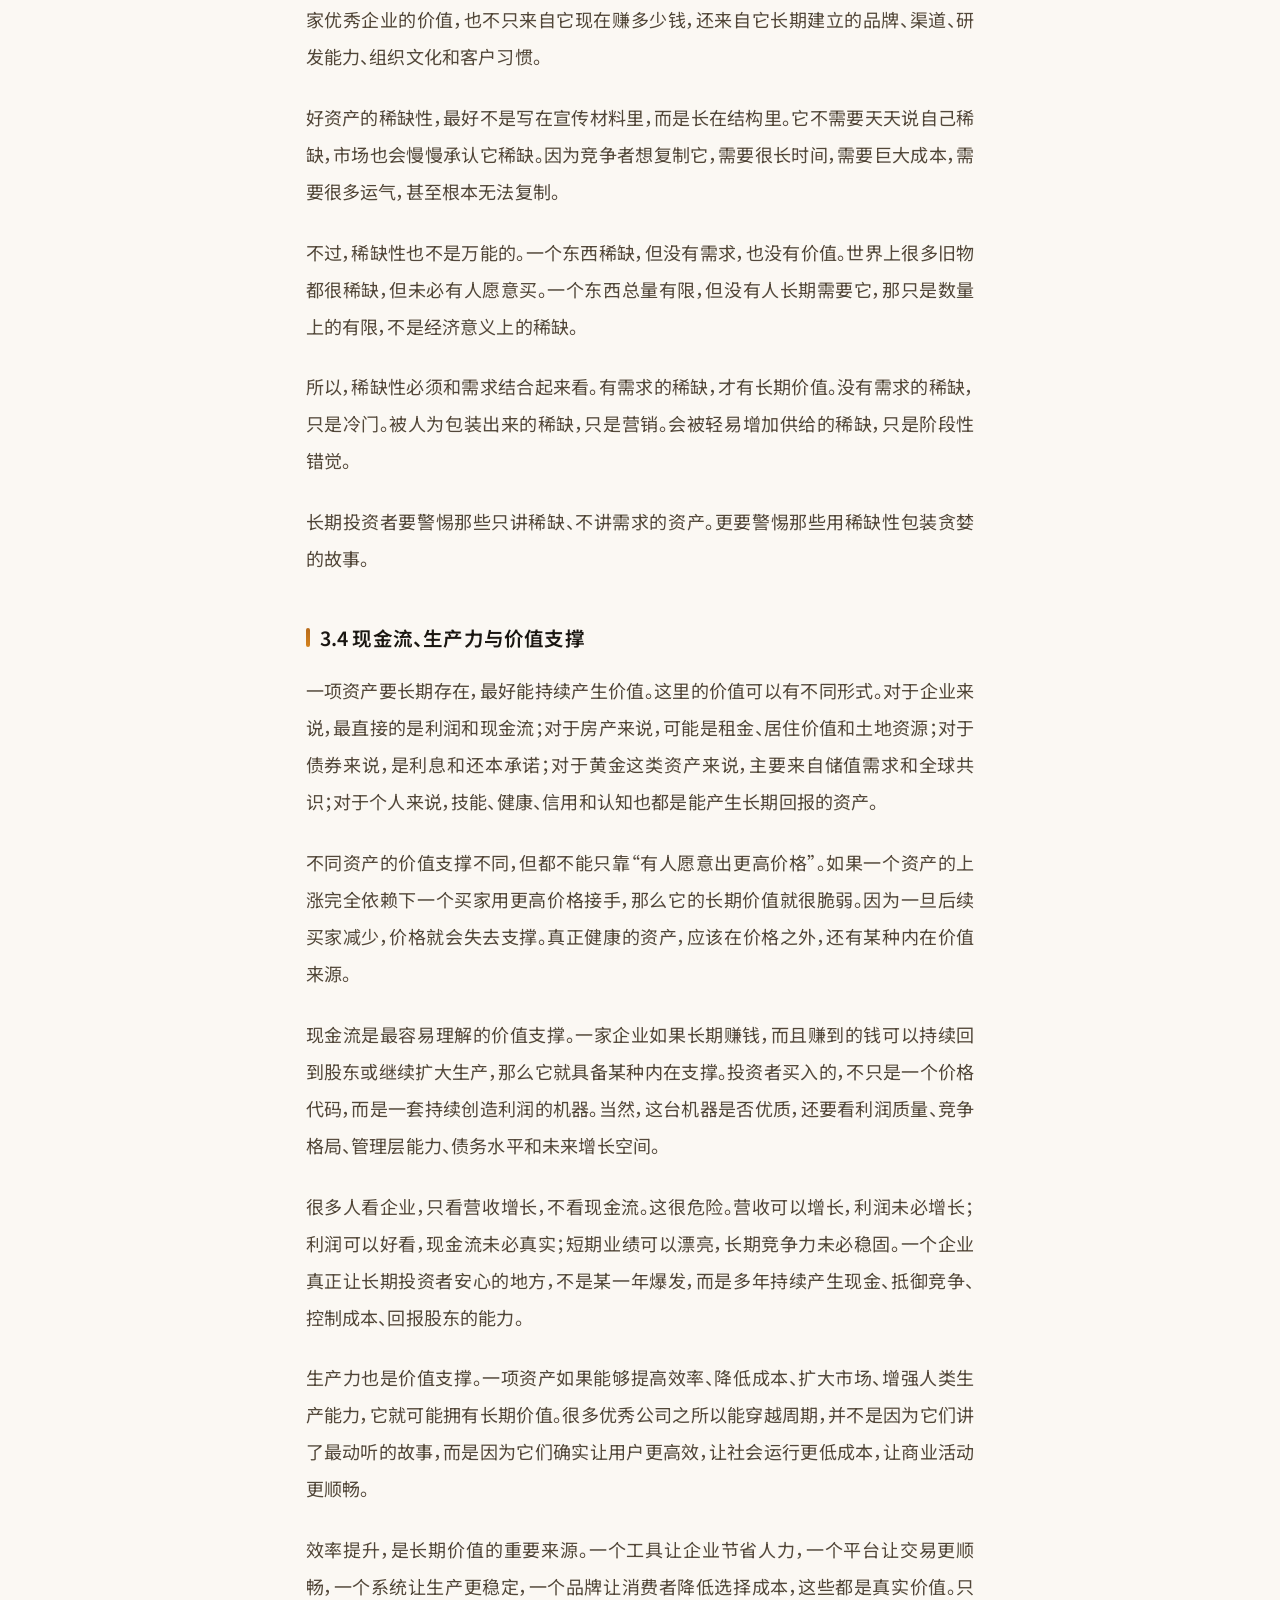
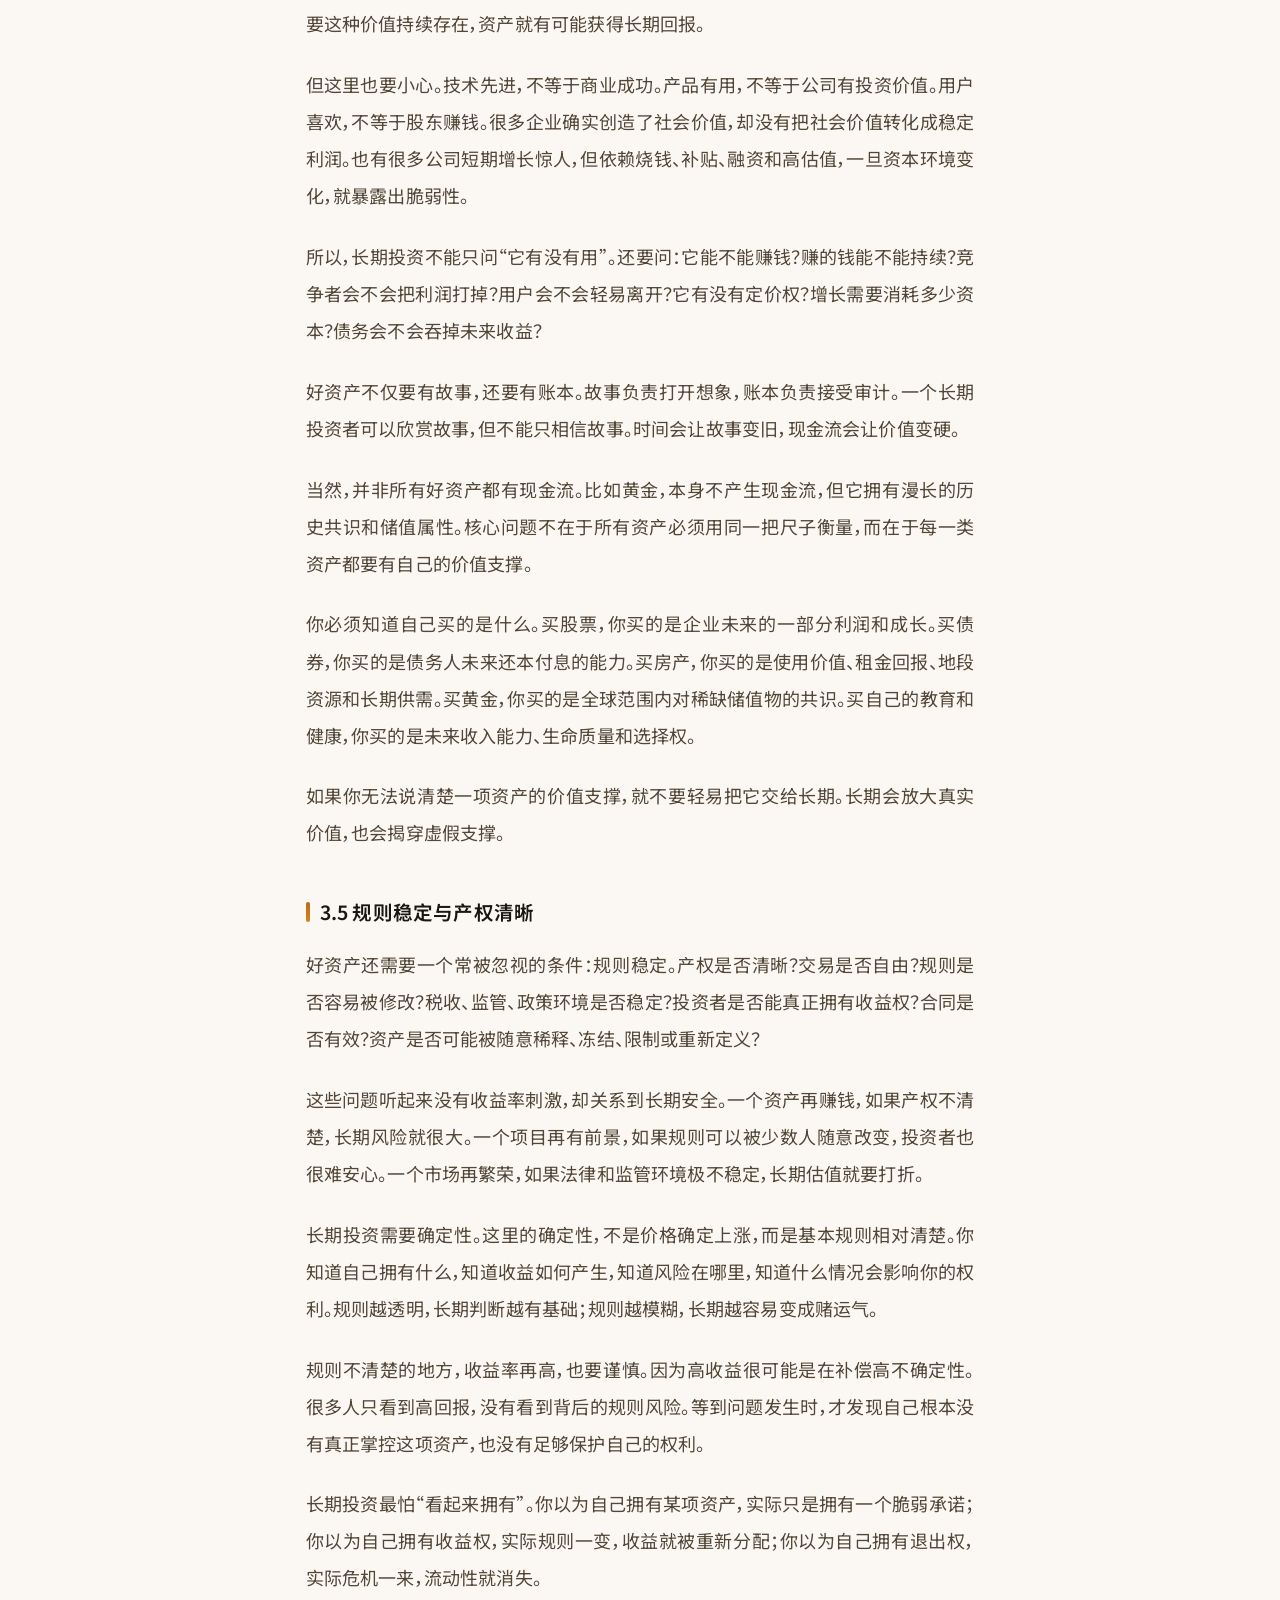
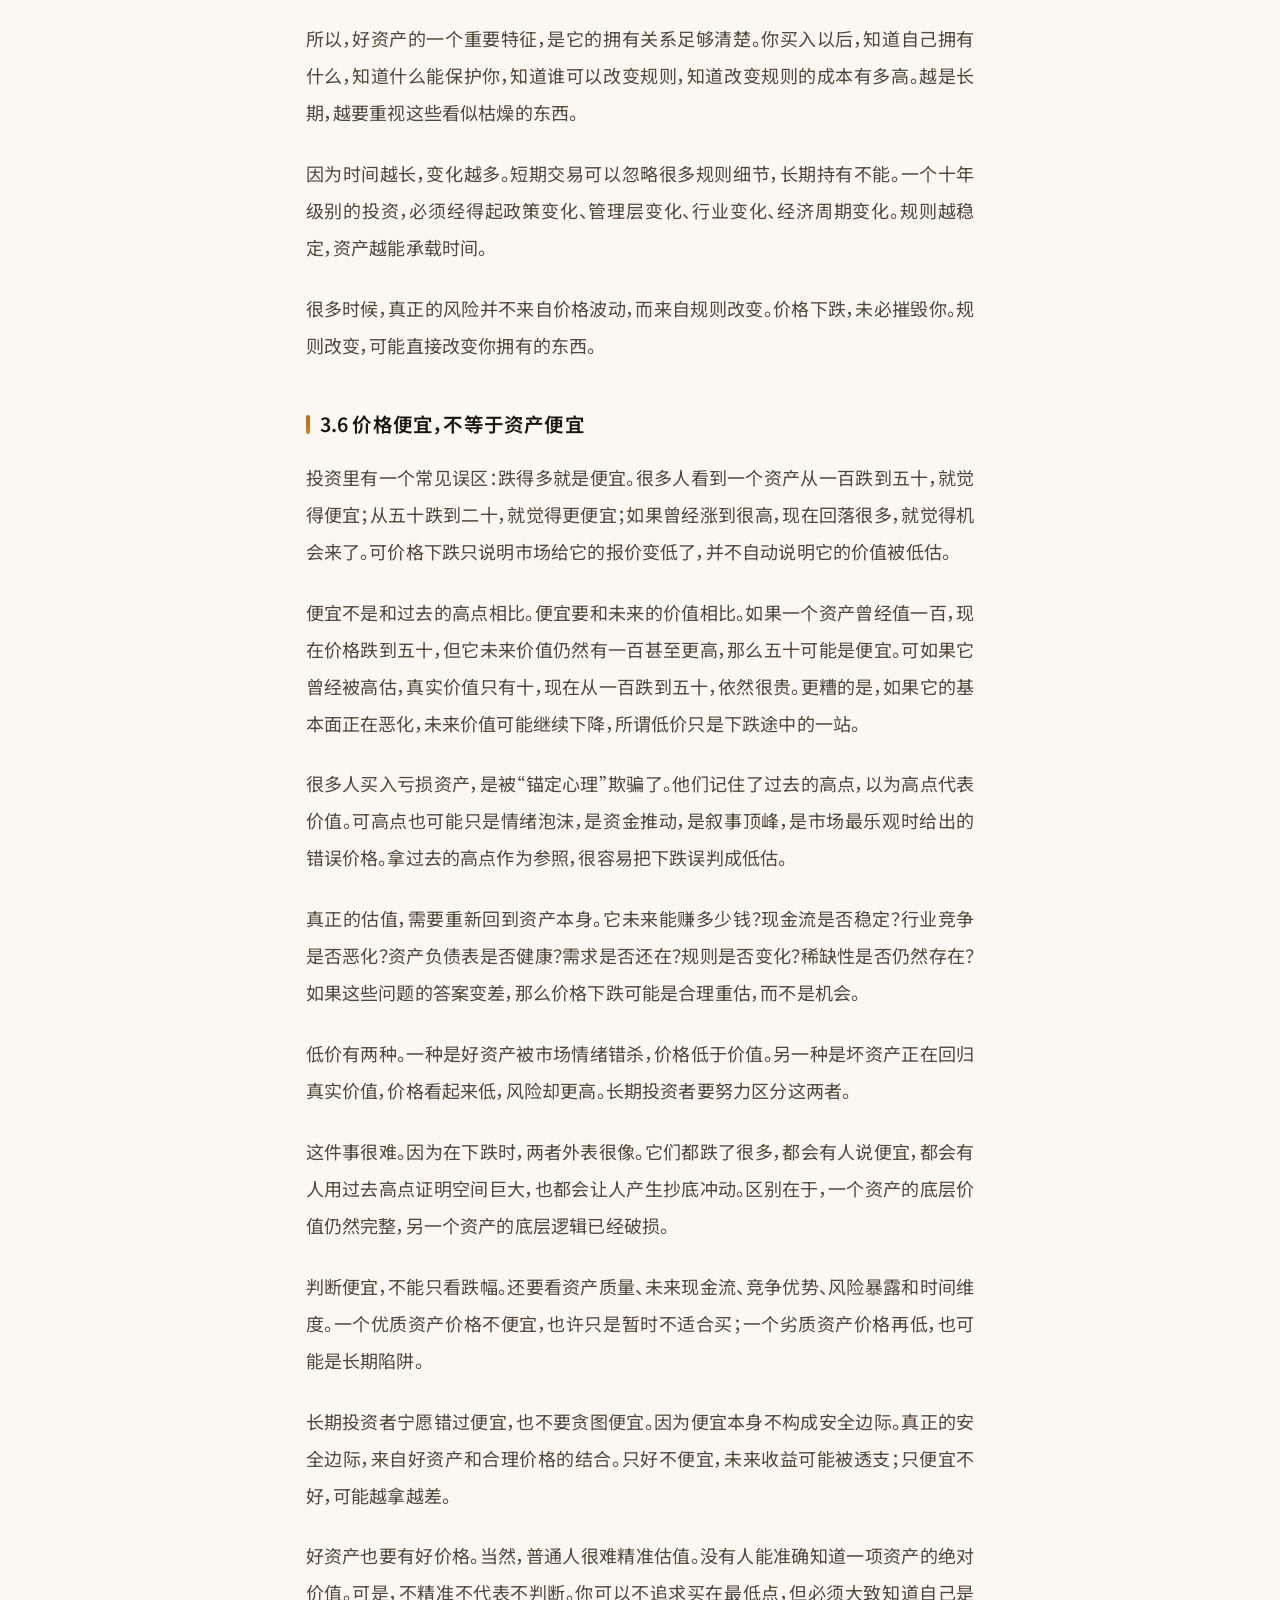
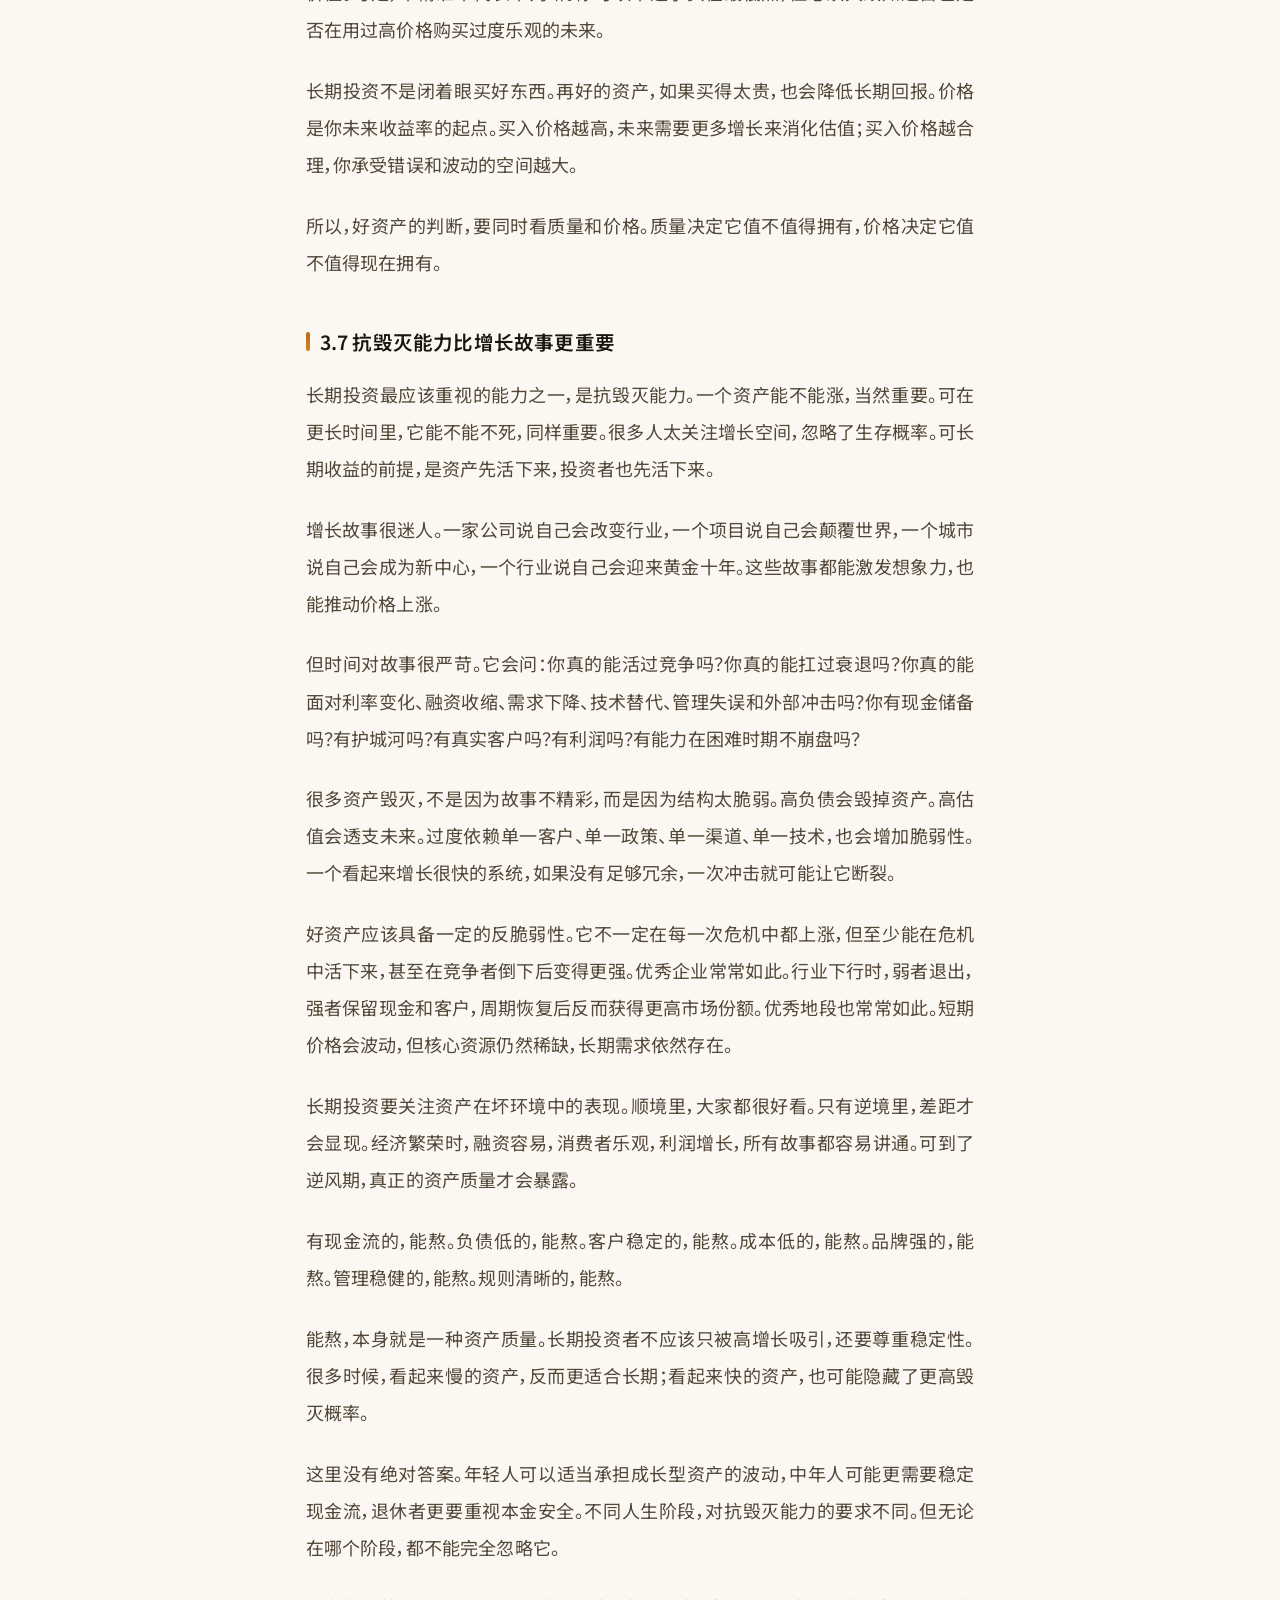
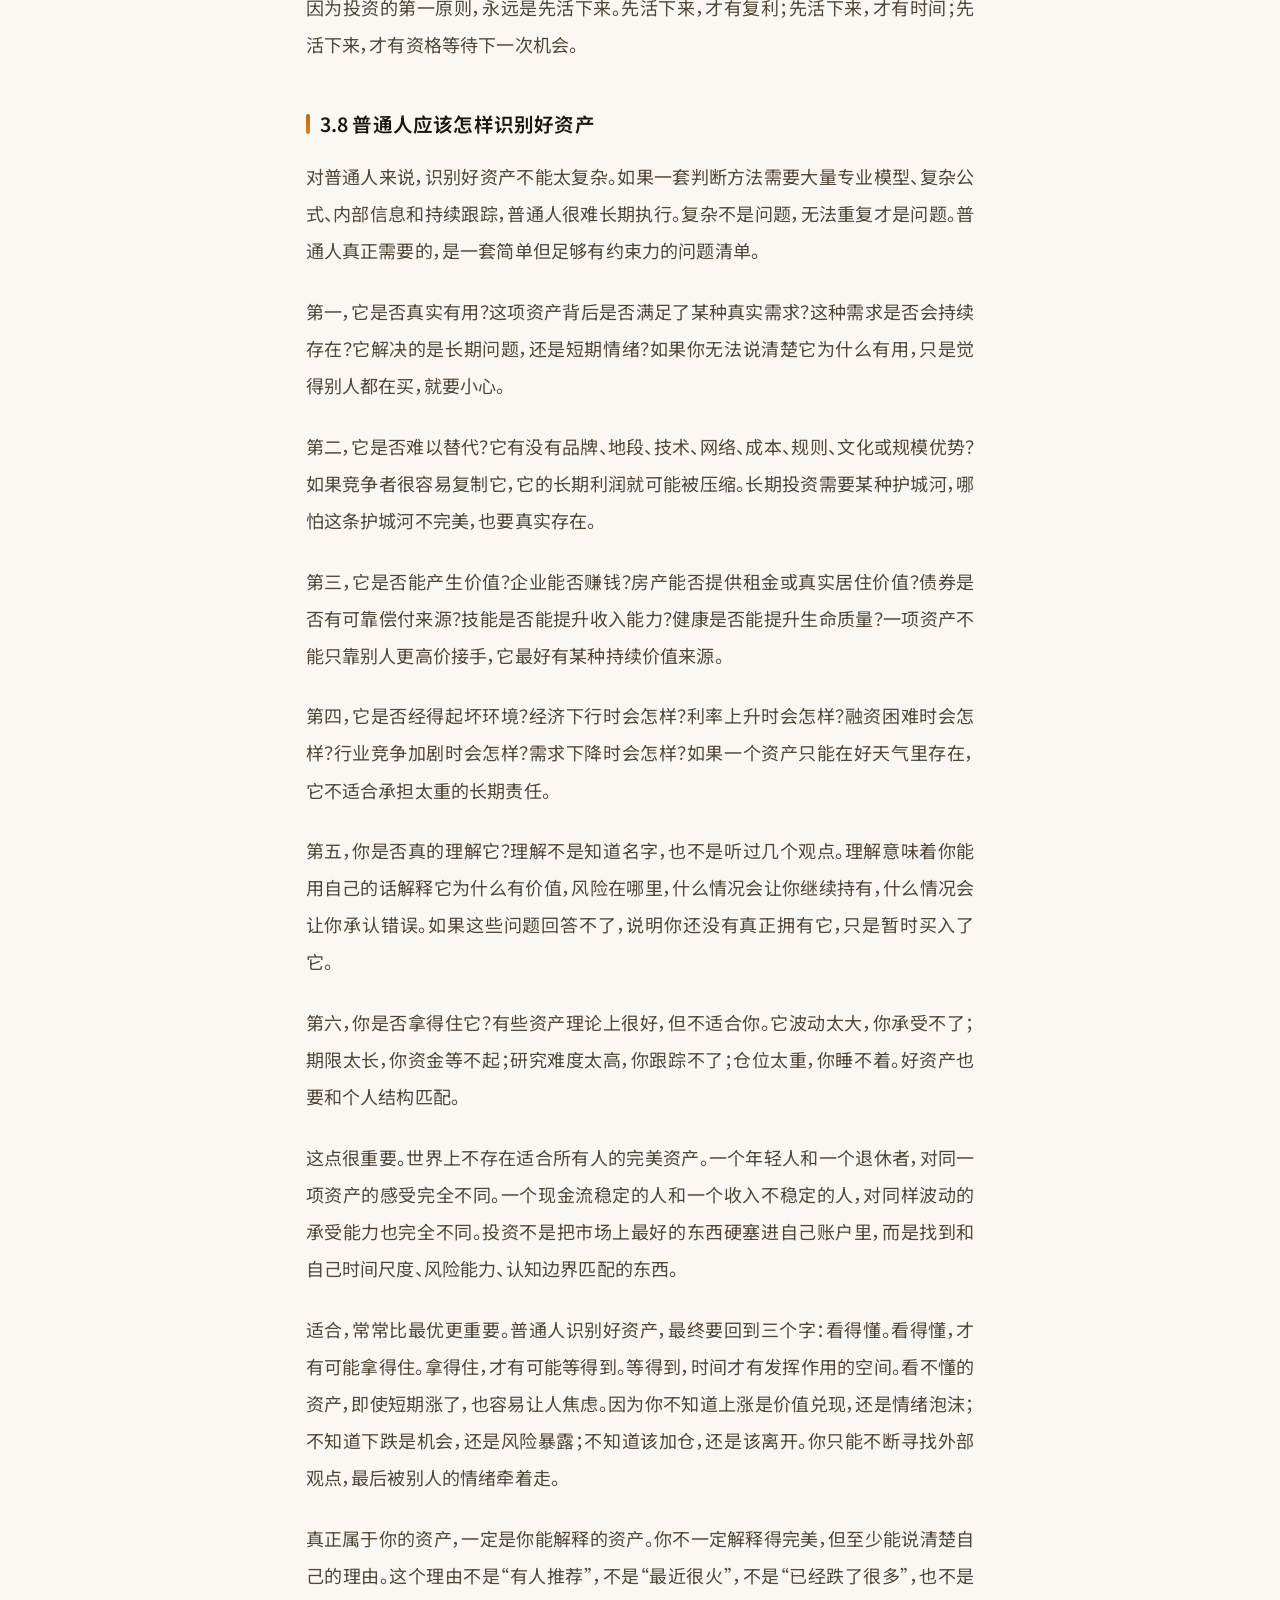
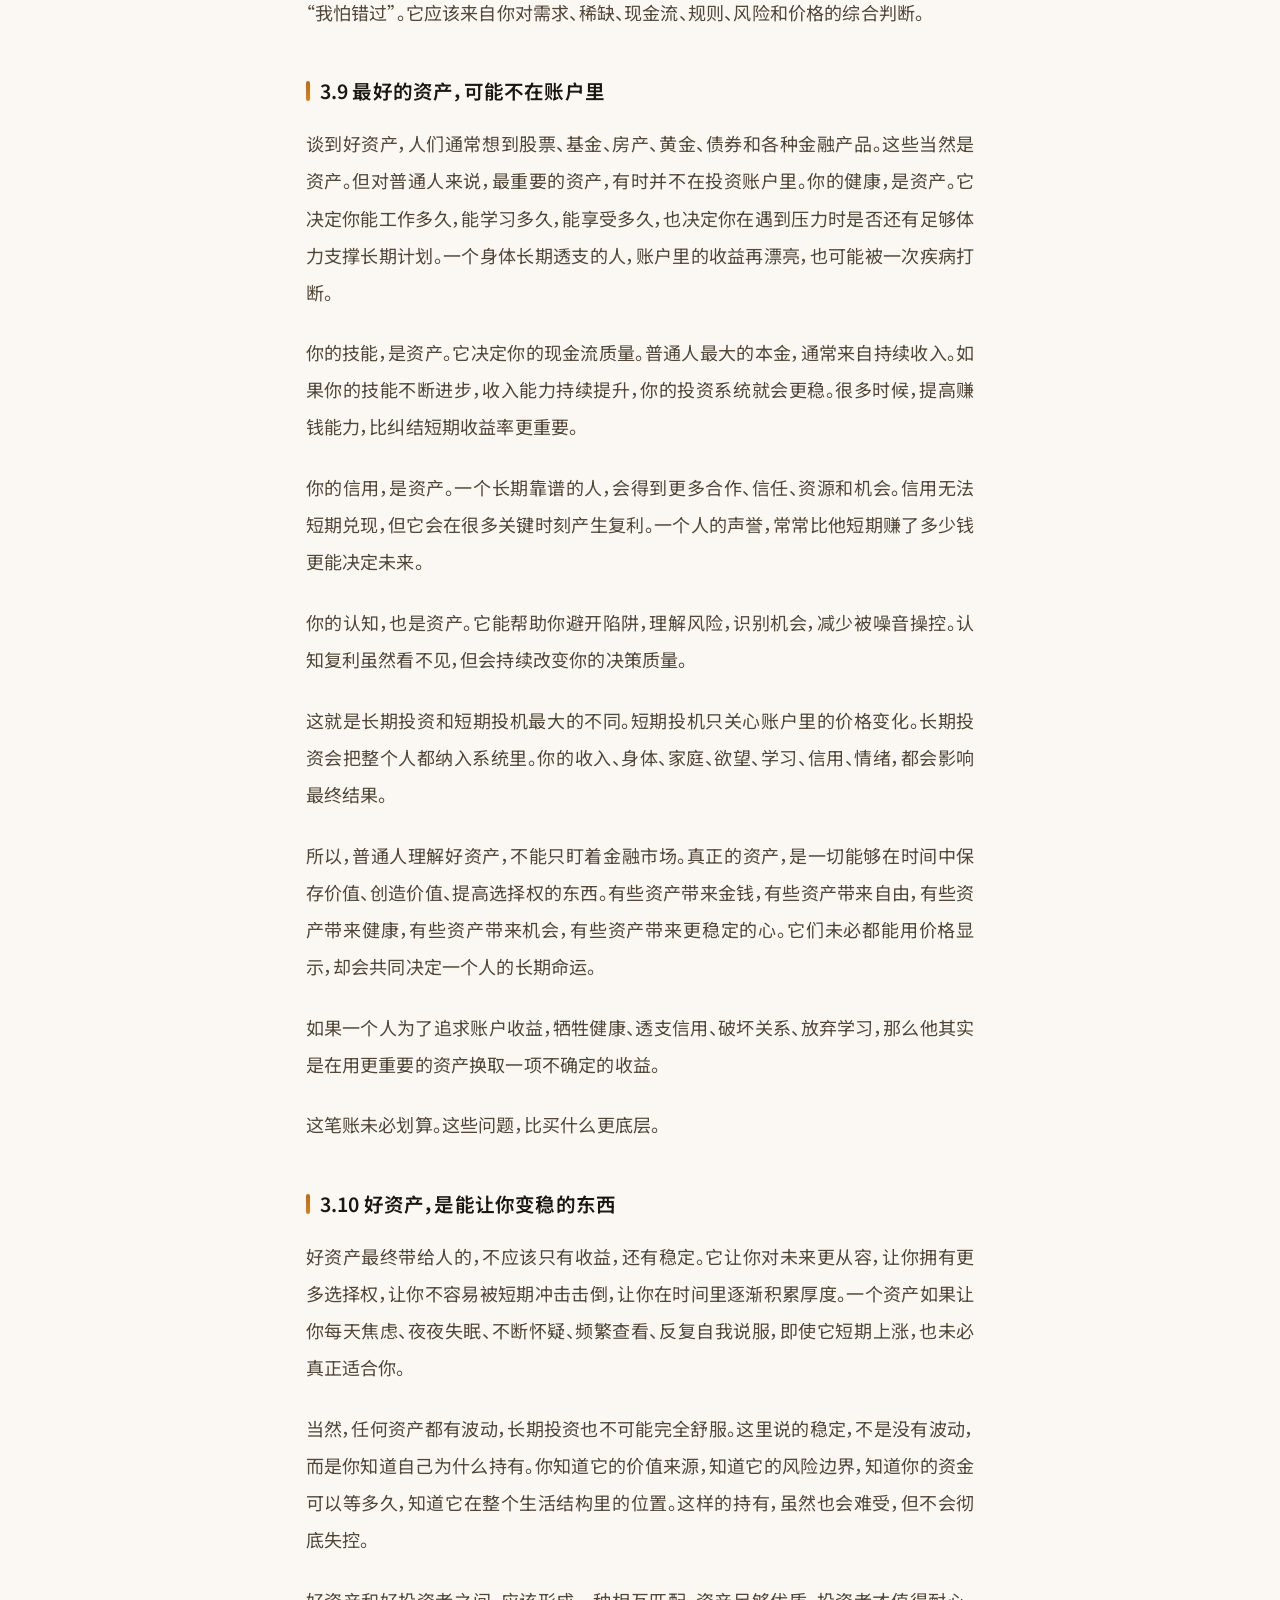
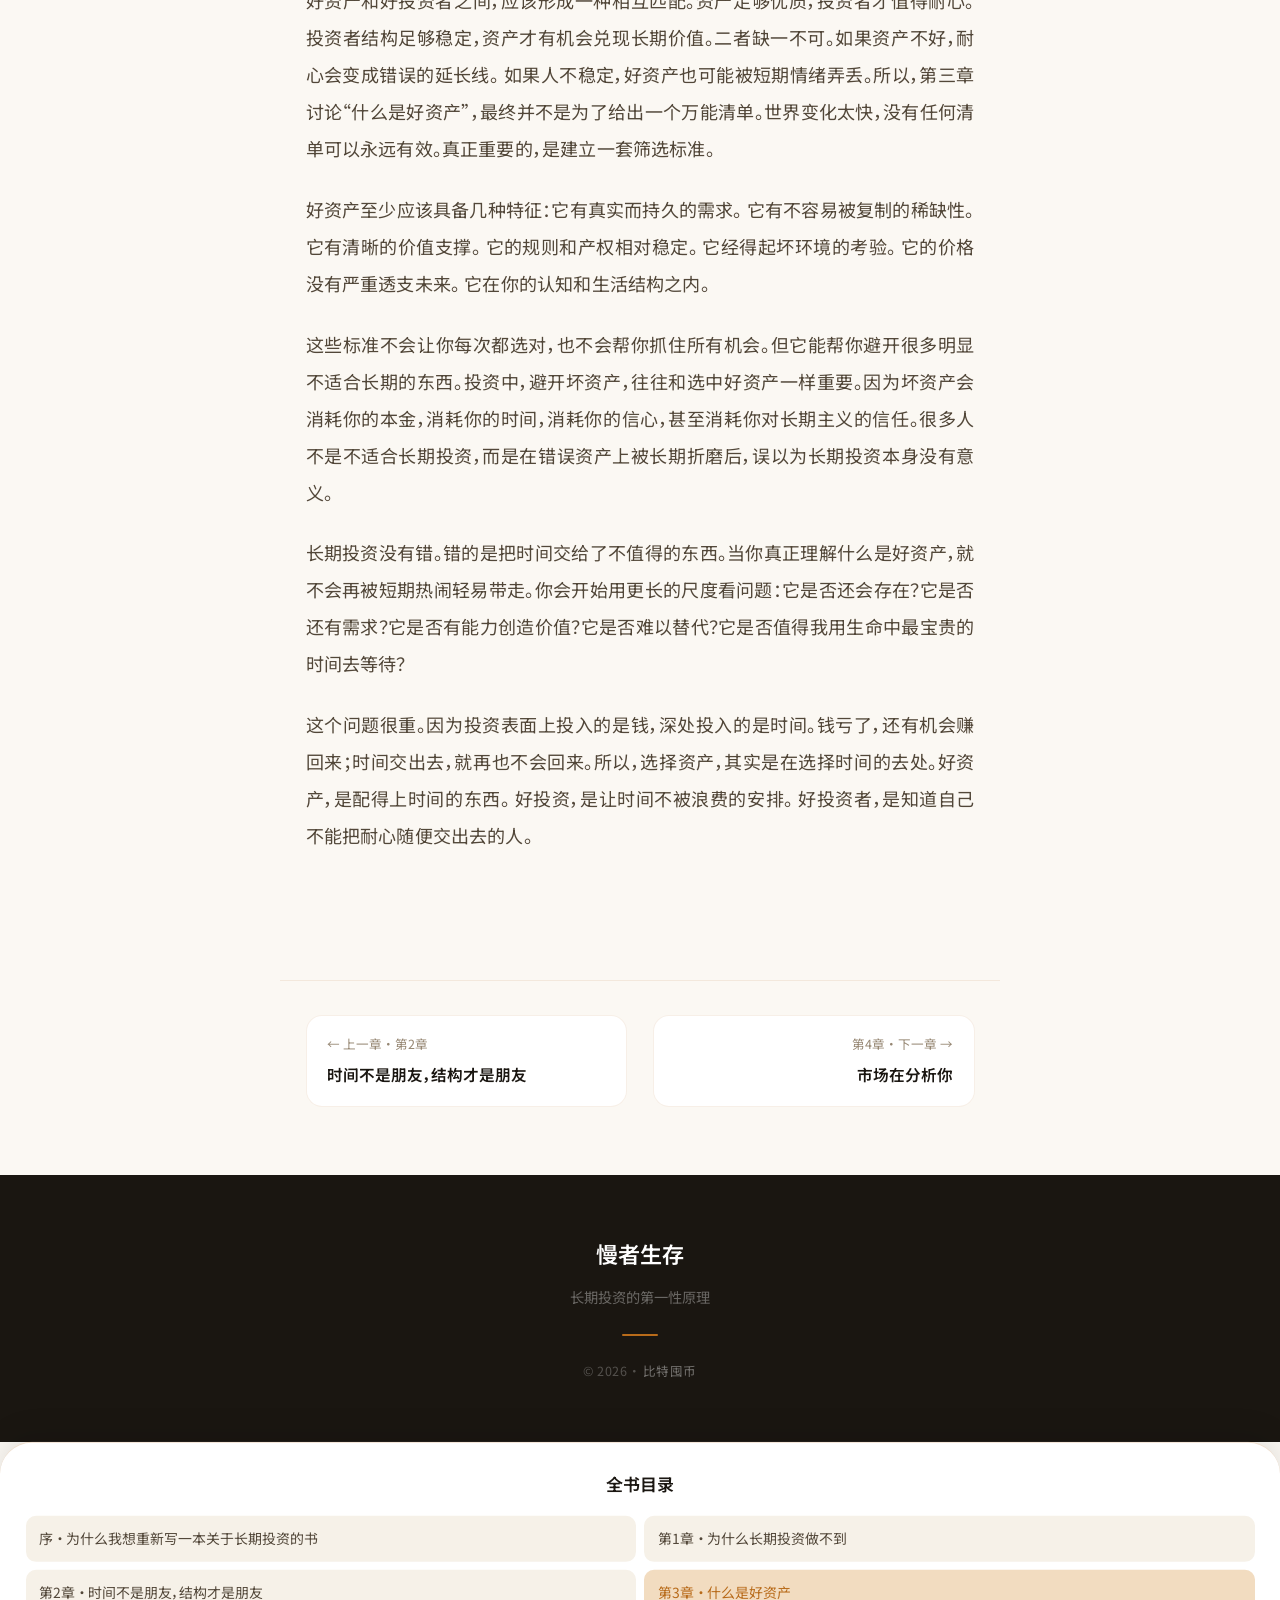
<file: chapter3.html>
<!DOCTYPE html>
<html lang="zh-CN">
<head>
  <meta charset="UTF-8">
  <meta name="viewport" content="width=device-width, initial-scale=1.0, maximum-scale=5.0">
  <title>什么是好资产 — 慢者生存</title>
  <meta name="description" content="需求真实、稀缺稳定、价值清晰。《慢者生存》第3章，探讨长期投资的第一性原理。">
  <meta name="keywords" content="长期投资,什么是好资产,需求真实、稀缺稳定、价值清晰,慢者生存,投资心理学">
  <meta name="author" content="比特囤币">

  <meta property="og:type" content="article">
  <meta property="og:title" content="什么是好资产 — 慢者生存">
  <meta property="og:description" content="需求真实、稀缺稳定、价值清晰">
  <meta property="og:locale" content="zh_CN">
  <meta property="og:site_name" content="慢者生存">

  <meta name="twitter:card" content="summary">
  <meta name="twitter:title" content="什么是好资产 — 慢者生存">

  <link rel="canonical" href="https://hold.btchao.com/chapter3.html">

  <!-- DNS 预解析 -->
  <link rel="dns-prefetch" href="//fonts.googleapis.com">
  <link rel="dns-prefetch" href="//fonts.gstatic.com">

  <!-- 预加载关键资源 -->
  <link rel="preload" href="style.css" as="style">
  <link rel="preload" href="script.js" as="script">

  <!-- 移动端 & PWA -->
  <meta name="theme-color" content="#FBF8F3">
  <meta name="apple-mobile-web-app-capable" content="yes">
  <meta name="apple-mobile-web-app-status-bar-style" content="default">
  <meta name="apple-mobile-web-app-title" content="慢者生存">
  <meta name="mobile-web-app-capable" content="yes">

  <!-- 结构化数据链接增强 -->
  <link rel="alternate" hreflang="zh-CN" href="https://hold.btchao.com/chapter3.html">
  <link rel="alternate" hreflang="x-default" href="https://hold.btchao.com/chapter3.html">

  <!-- Open Graph 增强 -->
  <meta property="og:url" content="https://hold.btchao.com/chapter3.html">
  <meta property="og:site_name" content="慢者生存">
  <meta name="format-detection" content="telephone=no">

  <!-- Fonts -->
  <link rel="preconnect" href="https://fonts.googleapis.com">
  <link rel="preconnect" href="https://fonts.gstatic.com" crossorigin>
  <link href="https://fonts.googleapis.com/css2?family=Noto+Sans+SC:wght@400;500;600;700&display=swap" rel="stylesheet">

  <link rel="manifest" href="manifest.json">
  <link rel="icon" href="data:image/svg+xml,<svg xmlns='http://www.w3.org/2000/svg' width='64' height='64' viewBox='0 0 64 64'><rect width='64' height='64' rx='12' fill='%23B86B1A'/><text x='32' y='44' font-size='32' font-weight='bold' text-anchor='middle' fill='white' font-family='sans-serif'>慢</text></svg>">
  <link rel="stylesheet" href="style.css">

  <!-- JSON-LD 结构化数据 -->
  <script type="application/ld+json">
  {
    "@context": "https://schema.org",
    "@type": "Article",
    "headline": "什么是好资产",
    "description": "需求真实、稀缺稳定、价值清晰",
    "isPartOf": {
      "@type": "Book",
      "name": "慢者生存",
      "author": { "@type": "Organization", "name": "比特囤币" }
    },
    "inLanguage": "zh-CN"
  },
    "url": "https://hold.btchao.com/chapter3.html",
    "author": { "@type": "Organization", "name": "比特囤币", "url": "https://www.btchao.com" }
  </script>
</head>
<body>
  <div class="scroll-progress"></div>

  <nav class="t">
    <a class="nb" href="index.html">
      <div class="ni">慢</div>
      <span>慢者生存</span>
      <span class="nr">长期投资的第一性原理</span>
    </a>
    <div class="nav-links">
      <a href="index.html">首页</a>
      <a href="#contents">目录</a>
    </div>
    <button class="nav-menu-btn" aria-label="目录">
      <svg width="20" height="20" viewBox="0 0 20 20" fill="currentColor"><path d="M3 5h14v2H3V5zm0 4h14v2H3V9zm0 4h14v2H3v-2z"/></svg>
    </button>
  </nav>

  <aside class="toc-sidebar">
          <ul>
              <li><a href="#31">3.1 好资产首先要经得起时间</a></li>
              <li><a href="#32">3.2 需求是否真实且持久</a></li>
              <li><a href="#33">3.3 稀缺性不是口号</a></li>
              <li><a href="#34">3.4 现金流、生产力与价值支撑</a></li>
              <li><a href="#35">3.5 规则稳定与产权清晰</a></li>
              <li><a href="#36">3.6 价格便宜，不等于资产便宜</a></li>
              <li><a href="#37">3.7 抗毁灭能力比增长故事更重要</a></li>
              <li><a href="#38">3.8 普通人应该怎样识别好资产</a></li>
              <li><a href="#39">3.9 最好的资产，可能不在账户里</a></li>
              <li><a href="#310">3.10 好资产，是能让你变稳的东西</a></li>
          </ul>
        </aside>

  <div class="article-wrap">
    <div class="article-header">
      <div class="eyebrow">第3章</div>
      <h1>什么是好资产</h1>
      <div class="subtitle">需求真实、稀缺稳定、价值清晰</div>
      <div class="divider"></div>
    </div>

    <article class="al">
            <h1>第三章：什么是好资产</h1>
            <p>需求真实、稀缺稳定、价值清晰前两章我们一直在谈人。谈为什么长期投资做不到，谈为什么时间不会自动成为朋友，谈为什么一个人必须先建立结构，才有资格谈长期。可是，光有人还不够。一个人再有耐心，再有纪律，再能忍受波动，如果选错了资产，时间也不会奖励他。</p>
            <p>长期投资不能只靠心性。心性决定你能不能拿得住，资产决定你值不值得拿。一个人如果把耐心交给一个正在衰败的东西，那种坚持不会变成复利，只会变成损耗。长期投资最怕的，就是把错误的东西拿了很久，然后误以为自己很坚定。</p>
            <p>所以，在讨论长期投资时，有一个问题绕不过去：什么是好资产？这个问题很大，也很容易被误解。很多人把“好资产”理解成“最近涨得好的东西”。涨得越快，越觉得它好；讨论越热，越觉得它有前途；别人越赚钱，越觉得自己也应该参与。可这种判断方式，本质上还是短期反馈。它看的是价格表现，而不是资产质量。</p>
            <p>真正的好资产，不能只看它短期涨得多快，更要看它长期活得多稳。一个资产如果只能在顺风时上涨，却经不起一次周期、一次危机、一次技术替代、一次政策变化、一次信用收缩，那么它也许是一段行情，却未必是一项好资产。长期投资者真正需要寻找的，不是最热闹的东西，而是那些能在漫长时间里持续存在、持续创造价值、持续抵抗损耗的东西。</p>
            <p>好资产首先要回答的，不是“它明年能涨多少”，而是“它十年后为什么还在”。这个问题，才是长期投资的起点。</p>
            <h3 id="31">3.1 好资产首先要经得起时间</h3>
            <p>市场上每天都有新机会。新概念、新行业、新技术、新平台、新叙事、新财富故事，一个接一个出现。它们共同制造出一种感觉：好像真正的机会永远在下一个地方，谁先冲进去，谁就能获得超额回报。</p>
            <p>这种感觉非常诱人。因为它让人觉得财富来自发现，来自速度，来自比别人更早一步。可长期投资的逻辑并不完全如此。长期投资更关心一件事：当热闹散去以后，什么东西还能留下。</p>
            <p>很多资产在行情好的时候都像好资产。价格上涨会自动替它生成理由，媒体报道会替它包装前景，投资者情绪会替它制造共识。只要价格还在涨，人们就很容易相信它有价值。</p>
            <p>可价格上涨本身并不能证明资产优秀。价格上涨只能证明在某个阶段，买的人比卖的人更急，情绪比怀疑更强，资金比筹码更主动。至于它是否真的有长期价值，还要等时间来检验。时间会拆掉故事的包装，过滤掉情绪的泡沫，最终只留下那些真正有支撑的部分。</p>
            <p>好资产必须经得起时间的追问。十年后，它的需求还存在吗？它的规则还稳定吗？它的竞争力还在吗？它的稀缺性还真实吗？它是否仍然能为拥有者带来某种价值？它是否能在不同经济环境下保持生命力？</p>
            <p>如果这些问题都回答不清楚，就不能轻易把它称为长期资产。有些东西适合交易，但不适合长期持有。有些东西适合在某个周期里参与，但不适合交给时间。有些东西可以利用趋势赚钱，却不应该成为一个人财富结构的底座。</p>
            <p>这不是说短期机会一定不能碰，而是要区分清楚：机会和资产不是一回事。机会强调的是时机，资产强调的是质量。机会可能稍纵即逝，资产可以长期积累。机会需要你判断别人会不会接盘，资产需要你判断它自身是否持续有用。机会的核心是流动，资产的核心是沉淀。</p>
            <p>长期投资者真正关心的，是沉淀。一项好资产，应该能把时间变成朋友。你不需要每天盯着它，也不需要不断向别人解释它为什么存在。它的价值不依赖某个热门话题，也不依赖某一轮情绪推动。它有自己的根，能够穿过周期的风雨继续生长。</p>
            <p>这就是好资产最朴素的标准：它要活得久。</p>
            <h3 id="32">3.2 需求是否真实且持久</h3>
            <p>一项资产之所以有价值，首先要有人需要它。这听起来简单，但很多人恰恰在这里犯错。他们常常把“有人买”误认为“有人需要”，把“有人炒”误认为“有价值”，把“有故事”误认为“有需求”。</p>
            <p>买入行为可能来自投机，真实需求来自使用、生产、储存、消费或某种稳定的社会功能。前者可以很热闹，后者才更持久。</p>
            <p>比如，一家公司长期有价值，通常不是因为它的股价每天上涨，而是因为它持续提供产品或服务，持续满足客户需求，持续创造利润。一个地段长期有价值，通常不是因为房价曾经涨过，而是因为那里有人口、产业、交通、教育、医疗或某种不可替代的资源。一个人的技能长期有价值，也不是因为它曾经热门，而是因为社会长期需要这种能力。</p>
            <p>需求越真实，资产的底座越稳。但真实还不够，还要持久。有些需求是阶段性的。某个风口来了，一群人需要它；风口过去，需求迅速消失。有些需求依赖外部刺激。补贴在，需求在；补贴消失，需求也消失。有些需求只是被情绪制造出来的。大家都怕错过，于是都去买；一旦没人继续追，所谓需求也就退潮。</p>
            <p>长期投资需要区分这几种需求。当然，需求持久，并不代表每一个满足需求的资产都值得投资。人永远需要吃饭，但不是每一家餐饮公司都能活得好。人永远需要交通，但不是每一家车企都能留下。人永远需要信息，但不是每一个内容平台都能穿越周期。</p>
            <p>所以，还要看它在需求链条里的位置。它是否拥有稳定客户？是否具备成本优势？是否形成品牌信任？是否拥有网络效应？是否有更高转换成本？是否在产业链里占据更关键的环节？如果需求很大，但竞争者太多，利润也可能被不断压低。一个行业很重要，不代表行业里的每个参与者都好。</p>
            <p>很多普通人容易犯一个错误：看对了需求，却买错了承载需求的资产。比如看好新能源，不等于随便买一家新能源公司都能赚钱；看好人工智能，不等于所有相关公司都有长期价值；看好老龄化，不等于所有医疗养老资产都会成为好资产。大趋势只是背景，资产质量才是核心。</p>
            <p>长期投资不能停留在“这个方向有前途”。还要继续问：谁能在这个方向里持续赚钱？谁能抵抗竞争？谁能保持优势？谁的价值不会很快被替代？谁能把需求转化成长期回报？</p>
            <p>需求是好资产的第一层底座。没有真实需求，资产很容易变成故事。没有持久需求，资产很容易变成行情。没有把需求转化成价值的能力，资产即使站在趋势里，也未必真正属于投资者。</p>
            <h3 id="33">3.3 稀缺性不是口号</h3>
            <p>很多资产都会强调自己稀缺。土地稀缺，黄金稀缺，艺术品稀缺，优质公司稀缺，核心地段稀缺，甚至有些新项目也会说自己总量有限。稀缺这个词听起来很有力量，因为人天然会珍惜稀少的东西。</p>
            <p>但投资里的稀缺，不能只看数量少不少。真正重要的是，这种稀缺是否真实，是否稳定，是否难以被复制，是否不会因为价格上涨而迅速增加供给。如果一种东西价格一涨，生产者就可以大量生产，那么它的稀缺性就没有想象中那么强。很多商品都是如此。价格上涨会刺激供给，供给增加又会压低价格。这种资产很难长期依靠稀缺性获得超额回报。</p>
            <p>更危险的是人为制造的稀缺。有些东西看起来稀缺，只是因为发行方、平台方、庄家或某个中心化机构暂时控制了供给。一旦他们改变规则、增加供给、释放库存、修改机制，原来的稀缺性就会迅速变形。</p>
            <p>所以，判断稀缺性，要看它依赖什么。如果稀缺性依赖某个人的承诺，就要小心。人会改变，利益会改变，环境会改变。如果稀缺性依赖某家公司不增发、不扩产、不滥用权力，也要小心。公司可能面临压力，管理层可能换人，股东诉求可能变化。如果稀缺性依赖某个短期叙事，那就更脆弱。叙事来得快，退得也快。</p>
            <p>稳定的稀缺，往往来自更深的限制。比如地理位置不可复制，时间积累不可复制，品牌信任不可复制，网络效应不可复制，专利和技术壁垒不易复制，文化地位不易复制，某些资源的形成周期极长。这些稀缺性不只是数量少，更在于后来者很难用短时间、低成本复制出来。</p>
            <p>这才是长期投资真正看重的稀缺。一个核心城市的核心地段，价值并不只来自土地面积有限，还来自人口、产业、公共资源、交通网络和历史积累共同形成的不可替代性。一家优秀企业的价值，也不只来自它现在赚多少钱，还来自它长期建立的品牌、渠道、研发能力、组织文化和客户习惯。</p>
            <p>好资产的稀缺性，最好不是写在宣传材料里，而是长在结构里。它不需要天天说自己稀缺，市场也会慢慢承认它稀缺。因为竞争者想复制它，需要很长时间，需要巨大成本，需要很多运气，甚至根本无法复制。</p>
            <p>不过，稀缺性也不是万能的。一个东西稀缺，但没有需求，也没有价值。世界上很多旧物都很稀缺，但未必有人愿意买。一个东西总量有限，但没有人长期需要它，那只是数量上的有限，不是经济意义上的稀缺。</p>
            <p>所以，稀缺性必须和需求结合起来看。有需求的稀缺，才有长期价值。没有需求的稀缺，只是冷门。被人为包装出来的稀缺，只是营销。会被轻易增加供给的稀缺，只是阶段性错觉。</p>
            <p>长期投资者要警惕那些只讲稀缺、不讲需求的资产。更要警惕那些用稀缺性包装贪婪的故事。</p>
            <h3 id="34">3.4 现金流、生产力与价值支撑</h3>
            <p>一项资产要长期存在，最好能持续产生价值。这里的价值可以有不同形式。对于企业来说，最直接的是利润和现金流；对于房产来说，可能是租金、居住价值和土地资源；对于债券来说，是利息和还本承诺；对于黄金这类资产来说，主要来自储值需求和全球共识；对于个人来说，技能、健康、信用和认知也都是能产生长期回报的资产。</p>
            <p>不同资产的价值支撑不同，但都不能只靠“有人愿意出更高价格”。如果一个资产的上涨完全依赖下一个买家用更高价格接手，那么它的长期价值就很脆弱。因为一旦后续买家减少，价格就会失去支撑。真正健康的资产，应该在价格之外，还有某种内在价值来源。</p>
            <p>现金流是最容易理解的价值支撑。一家企业如果长期赚钱，而且赚到的钱可以持续回到股东或继续扩大生产，那么它就具备某种内在支撑。投资者买入的，不只是一个价格代码，而是一套持续创造利润的机器。当然，这台机器是否优质，还要看利润质量、竞争格局、管理层能力、债务水平和未来增长空间。</p>
            <p>很多人看企业，只看营收增长，不看现金流。这很危险。营收可以增长，利润未必增长；利润可以好看，现金流未必真实；短期业绩可以漂亮，长期竞争力未必稳固。一个企业真正让长期投资者安心的地方，不是某一年爆发，而是多年持续产生现金、抵御竞争、控制成本、回报股东的能力。</p>
            <p>生产力也是价值支撑。一项资产如果能够提高效率、降低成本、扩大市场、增强人类生产能力，它就可能拥有长期价值。很多优秀公司之所以能穿越周期，并不是因为它们讲了最动听的故事，而是因为它们确实让用户更高效，让社会运行更低成本，让商业活动更顺畅。</p>
            <p>效率提升，是长期价值的重要来源。一个工具让企业节省人力，一个平台让交易更顺畅，一个系统让生产更稳定，一个品牌让消费者降低选择成本，这些都是真实价值。只要这种价值持续存在，资产就有可能获得长期回报。</p>
            <p>但这里也要小心。技术先进，不等于商业成功。产品有用，不等于公司有投资价值。用户喜欢，不等于股东赚钱。很多企业确实创造了社会价值，却没有把社会价值转化成稳定利润。也有很多公司短期增长惊人，但依赖烧钱、补贴、融资和高估值，一旦资本环境变化，就暴露出脆弱性。</p>
            <p>所以，长期投资不能只问“它有没有用”。还要问：它能不能赚钱？赚的钱能不能持续？竞争者会不会把利润打掉？用户会不会轻易离开？它有没有定价权？增长需要消耗多少资本？债务会不会吞掉未来收益？</p>
            <p>好资产不仅要有故事，还要有账本。故事负责打开想象，账本负责接受审计。一个长期投资者可以欣赏故事，但不能只相信故事。时间会让故事变旧，现金流会让价值变硬。</p>
            <p>当然，并非所有好资产都有现金流。比如黄金，本身不产生现金流，但它拥有漫长的历史共识和储值属性。核心问题不在于所有资产必须用同一把尺子衡量，而在于每一类资产都要有自己的价值支撑。</p>
            <p>你必须知道自己买的是什么。买股票，你买的是企业未来的一部分利润和成长。买债券，你买的是债务人未来还本付息的能力。买房产，你买的是使用价值、租金回报、地段资源和长期供需。买黄金，你买的是全球范围内对稀缺储值物的共识。买自己的教育和健康，你买的是未来收入能力、生命质量和选择权。</p>
            <p>如果你无法说清楚一项资产的价值支撑，就不要轻易把它交给长期。长期会放大真实价值，也会揭穿虚假支撑。</p>
            <h3 id="35">3.5 规则稳定与产权清晰</h3>
            <p>好资产还需要一个常被忽视的条件：规则稳定。产权是否清晰？交易是否自由？规则是否容易被修改？税收、监管、政策环境是否稳定？投资者是否能真正拥有收益权？合同是否有效？资产是否可能被随意稀释、冻结、限制或重新定义？</p>
            <p>这些问题听起来没有收益率刺激，却关系到长期安全。一个资产再赚钱，如果产权不清楚，长期风险就很大。一个项目再有前景，如果规则可以被少数人随意改变，投资者也很难安心。一个市场再繁荣，如果法律和监管环境极不稳定，长期估值就要打折。</p>
            <p>长期投资需要确定性。这里的确定性，不是价格确定上涨，而是基本规则相对清楚。你知道自己拥有什么，知道收益如何产生，知道风险在哪里，知道什么情况会影响你的权利。规则越透明，长期判断越有基础；规则越模糊，长期越容易变成赌运气。</p>
            <p>规则不清楚的地方，收益率再高，也要谨慎。因为高收益很可能是在补偿高不确定性。很多人只看到高回报，没有看到背后的规则风险。等到问题发生时，才发现自己根本没有真正掌控这项资产，也没有足够保护自己的权利。</p>
            <p>长期投资最怕“看起来拥有”。你以为自己拥有某项资产，实际只是拥有一个脆弱承诺；你以为自己拥有收益权，实际规则一变，收益就被重新分配；你以为自己拥有退出权，实际危机一来，流动性就消失。</p>
            <p>所以，好资产的一个重要特征，是它的拥有关系足够清楚。你买入以后，知道自己拥有什么，知道什么能保护你，知道谁可以改变规则，知道改变规则的成本有多高。越是长期，越要重视这些看似枯燥的东西。</p>
            <p>因为时间越长，变化越多。短期交易可以忽略很多规则细节，长期持有不能。一个十年级别的投资，必须经得起政策变化、管理层变化、行业变化、经济周期变化。规则越稳定，资产越能承载时间。</p>
            <p>很多时候，真正的风险并不来自价格波动，而来自规则改变。价格下跌，未必摧毁你。规则改变，可能直接改变你拥有的东西。</p>
            <h3 id="36">3.6 价格便宜，不等于资产便宜</h3>
            <p>投资里有一个常见误区：跌得多就是便宜。很多人看到一个资产从一百跌到五十，就觉得便宜；从五十跌到二十，就觉得更便宜；如果曾经涨到很高，现在回落很多，就觉得机会来了。可价格下跌只说明市场给它的报价变低了，并不自动说明它的价值被低估。</p>
            <p>便宜不是和过去的高点相比。便宜要和未来的价值相比。如果一个资产曾经值一百，现在价格跌到五十，但它未来价值仍然有一百甚至更高，那么五十可能是便宜。可如果它曾经被高估，真实价值只有十，现在从一百跌到五十，依然很贵。更糟的是，如果它的基本面正在恶化，未来价值可能继续下降，所谓低价只是下跌途中的一站。</p>
            <p>很多人买入亏损资产，是被“锚定心理”欺骗了。他们记住了过去的高点，以为高点代表价值。可高点也可能只是情绪泡沫，是资金推动，是叙事顶峰，是市场最乐观时给出的错误价格。拿过去的高点作为参照，很容易把下跌误判成低估。</p>
            <p>真正的估值，需要重新回到资产本身。它未来能赚多少钱？现金流是否稳定？行业竞争是否恶化？资产负债表是否健康？需求是否还在？规则是否变化？稀缺性是否仍然存在？如果这些问题的答案变差，那么价格下跌可能是合理重估，而不是机会。</p>
            <p>低价有两种。一种是好资产被市场情绪错杀，价格低于价值。另一种是坏资产正在回归真实价值，价格看起来低，风险却更高。长期投资者要努力区分这两者。</p>
            <p>这件事很难。因为在下跌时，两者外表很像。它们都跌了很多，都会有人说便宜，都会有人用过去高点证明空间巨大，也都会让人产生抄底冲动。区别在于，一个资产的底层价值仍然完整，另一个资产的底层逻辑已经破损。</p>
            <p>判断便宜，不能只看跌幅。还要看资产质量、未来现金流、竞争优势、风险暴露和时间维度。一个优质资产价格不便宜，也许只是暂时不适合买；一个劣质资产价格再低，也可能是长期陷阱。</p>
            <p>长期投资者宁愿错过便宜，也不要贪图便宜。因为便宜本身不构成安全边际。真正的安全边际，来自好资产和合理价格的结合。只好不便宜，未来收益可能被透支；只便宜不好，可能越拿越差。</p>
            <p>好资产也要有好价格。当然，普通人很难精准估值。没有人能准确知道一项资产的绝对价值。可是，不精准不代表不判断。你可以不追求买在最低点，但必须大致知道自己是否在用过高价格购买过度乐观的未来。</p>
            <p>长期投资不是闭着眼买好东西。再好的资产，如果买得太贵，也会降低长期回报。价格是你未来收益率的起点。买入价格越高，未来需要更多增长来消化估值；买入价格越合理，你承受错误和波动的空间越大。</p>
            <p>所以，好资产的判断，要同时看质量和价格。质量决定它值不值得拥有，价格决定它值不值得现在拥有。</p>
            <h3 id="37">3.7 抗毁灭能力比增长故事更重要</h3>
            <p>长期投资最应该重视的能力之一，是抗毁灭能力。一个资产能不能涨，当然重要。可在更长时间里，它能不能不死，同样重要。很多人太关注增长空间，忽略了生存概率。可长期收益的前提，是资产先活下来，投资者也先活下来。</p>
            <p>增长故事很迷人。一家公司说自己会改变行业，一个项目说自己会颠覆世界，一个城市说自己会成为新中心，一个行业说自己会迎来黄金十年。这些故事都能激发想象力，也能推动价格上涨。</p>
            <p>但时间对故事很严苛。它会问：你真的能活过竞争吗？你真的能扛过衰退吗？你真的能面对利率变化、融资收缩、需求下降、技术替代、管理失误和外部冲击吗？你有现金储备吗？有护城河吗？有真实客户吗？有利润吗？有能力在困难时期不崩盘吗？</p>
            <p>很多资产毁灭，不是因为故事不精彩，而是因为结构太脆弱。高负债会毁掉资产。高估值会透支未来。过度依赖单一客户、单一政策、单一渠道、单一技术，也会增加脆弱性。一个看起来增长很快的系统，如果没有足够冗余，一次冲击就可能让它断裂。</p>
            <p>好资产应该具备一定的反脆弱性。它不一定在每一次危机中都上涨，但至少能在危机中活下来，甚至在竞争者倒下后变得更强。优秀企业常常如此。行业下行时，弱者退出，强者保留现金和客户，周期恢复后反而获得更高市场份额。优秀地段也常常如此。短期价格会波动，但核心资源仍然稀缺，长期需求依然存在。</p>
            <p>长期投资要关注资产在坏环境中的表现。顺境里，大家都很好看。只有逆境里，差距才会显现。经济繁荣时，融资容易，消费者乐观，利润增长，所有故事都容易讲通。可到了逆风期，真正的资产质量才会暴露。</p>
            <p>有现金流的，能熬。负债低的，能熬。客户稳定的，能熬。成本低的，能熬。品牌强的，能熬。管理稳健的，能熬。规则清晰的，能熬。</p>
            <p>能熬，本身就是一种资产质量。长期投资者不应该只被高增长吸引，还要尊重稳定性。很多时候，看起来慢的资产，反而更适合长期；看起来快的资产，也可能隐藏了更高毁灭概率。</p>
            <p>这里没有绝对答案。年轻人可以适当承担成长型资产的波动，中年人可能更需要稳定现金流，退休者更要重视本金安全。不同人生阶段，对抗毁灭能力的要求不同。但无论在哪个阶段，都不能完全忽略它。</p>
            <p>因为投资的第一原则，永远是先活下来。先活下来，才有复利；先活下来，才有时间；先活下来，才有资格等待下一次机会。</p>
            <h3 id="38">3.8 普通人应该怎样识别好资产</h3>
            <p>对普通人来说，识别好资产不能太复杂。如果一套判断方法需要大量专业模型、复杂公式、内部信息和持续跟踪，普通人很难长期执行。复杂不是问题，无法重复才是问题。普通人真正需要的，是一套简单但足够有约束力的问题清单。</p>
            <p>第一，它是否真实有用？这项资产背后是否满足了某种真实需求？这种需求是否会持续存在？它解决的是长期问题，还是短期情绪？如果你无法说清楚它为什么有用，只是觉得别人都在买，就要小心。</p>
            <p>第二，它是否难以替代？它有没有品牌、地段、技术、网络、成本、规则、文化或规模优势？如果竞争者很容易复制它，它的长期利润就可能被压缩。长期投资需要某种护城河，哪怕这条护城河不完美，也要真实存在。</p>
            <p>第三，它是否能产生价值？企业能否赚钱？房产能否提供租金或真实居住价值？债券是否有可靠偿付来源？技能是否能提升收入能力？健康是否能提升生命质量？一项资产不能只靠别人更高价接手，它最好有某种持续价值来源。</p>
            <p>第四，它是否经得起坏环境？经济下行时会怎样？利率上升时会怎样？融资困难时会怎样？行业竞争加剧时会怎样？需求下降时会怎样？如果一个资产只能在好天气里存在，它不适合承担太重的长期责任。</p>
            <p>第五，你是否真的理解它？理解不是知道名字，也不是听过几个观点。理解意味着你能用自己的话解释它为什么有价值，风险在哪里，什么情况会让你继续持有，什么情况会让你承认错误。如果这些问题回答不了，说明你还没有真正拥有它，只是暂时买入了它。</p>
            <p>第六，你是否拿得住它？有些资产理论上很好，但不适合你。它波动太大，你承受不了；期限太长，你资金等不起；研究难度太高，你跟踪不了；仓位太重，你睡不着。好资产也要和个人结构匹配。</p>
            <p>这点很重要。世界上不存在适合所有人的完美资产。一个年轻人和一个退休者，对同一项资产的感受完全不同。一个现金流稳定的人和一个收入不稳定的人，对同样波动的承受能力也完全不同。投资不是把市场上最好的东西硬塞进自己账户里，而是找到和自己时间尺度、风险能力、认知边界匹配的东西。</p>
            <p>适合，常常比最优更重要。普通人识别好资产，最终要回到三个字：看得懂。看得懂，才有可能拿得住。拿得住，才有可能等得到。等得到，时间才有发挥作用的空间。看不懂的资产，即使短期涨了，也容易让人焦虑。因为你不知道上涨是价值兑现，还是情绪泡沫；不知道下跌是机会，还是风险暴露；不知道该加仓，还是该离开。你只能不断寻找外部观点，最后被别人的情绪牵着走。</p>
            <p>真正属于你的资产，一定是你能解释的资产。你不一定解释得完美，但至少能说清楚自己的理由。这个理由不是“有人推荐”，不是“最近很火”，不是“已经跌了很多”，也不是“我怕错过”。它应该来自你对需求、稀缺、现金流、规则、风险和价格的综合判断。</p>
            <h3 id="39">3.9 最好的资产，可能不在账户里</h3>
            <p>谈到好资产，人们通常想到股票、基金、房产、黄金、债券和各种金融产品。这些当然是资产。但对普通人来说，最重要的资产，有时并不在投资账户里。你的健康，是资产。它决定你能工作多久，能学习多久，能享受多久，也决定你在遇到压力时是否还有足够体力支撑长期计划。一个身体长期透支的人，账户里的收益再漂亮，也可能被一次疾病打断。</p>
            <p>你的技能，是资产。它决定你的现金流质量。普通人最大的本金，通常来自持续收入。如果你的技能不断进步，收入能力持续提升，你的投资系统就会更稳。很多时候，提高赚钱能力，比纠结短期收益率更重要。</p>
            <p>你的信用，是资产。一个长期靠谱的人，会得到更多合作、信任、资源和机会。信用无法短期兑现，但它会在很多关键时刻产生复利。一个人的声誉，常常比他短期赚了多少钱更能决定未来。</p>
            <p>你的认知，也是资产。它能帮助你避开陷阱，理解风险，识别机会，减少被噪音操控。认知复利虽然看不见，但会持续改变你的决策质量。</p>
            <p>这就是长期投资和短期投机最大的不同。短期投机只关心账户里的价格变化。长期投资会把整个人都纳入系统里。你的收入、身体、家庭、欲望、学习、信用、情绪，都会影响最终结果。</p>
            <p>所以，普通人理解好资产，不能只盯着金融市场。真正的资产，是一切能够在时间中保存价值、创造价值、提高选择权的东西。有些资产带来金钱，有些资产带来自由，有些资产带来健康，有些资产带来机会，有些资产带来更稳定的心。它们未必都能用价格显示，却会共同决定一个人的长期命运。</p>
            <p>如果一个人为了追求账户收益，牺牲健康、透支信用、破坏关系、放弃学习，那么他其实是在用更重要的资产换取一项不确定的收益。</p>
            <p>这笔账未必划算。这些问题，比买什么更底层。</p>
            <h3 id="310">3.10 好资产，是能让你变稳的东西</h3>
            <p>好资产最终带给人的，不应该只有收益，还有稳定。它让你对未来更从容，让你拥有更多选择权，让你不容易被短期冲击击倒，让你在时间里逐渐积累厚度。一个资产如果让你每天焦虑、夜夜失眠、不断怀疑、频繁查看、反复自我说服，即使它短期上涨，也未必真正适合你。</p>
            <p>当然，任何资产都有波动，长期投资也不可能完全舒服。这里说的稳定，不是没有波动，而是你知道自己为什么持有。你知道它的价值来源，知道它的风险边界，知道你的资金可以等多久，知道它在整个生活结构里的位置。这样的持有，虽然也会难受，但不会彻底失控。</p>
            <p>好资产和好投资者之间，应该形成一种相互匹配。资产足够优质，投资者才值得耐心。投资者结构足够稳定，资产才有机会兑现长期价值。二者缺一不可。如果资产不好，耐心会变成错误的延长线。
如果人不稳定，好资产也可能被短期情绪弄丢。所以，第三章讨论“什么是好资产”，最终并不是为了给出一个万能清单。世界变化太快，没有任何清单可以永远有效。真正重要的，是建立一套筛选标准。</p>
            <p>好资产至少应该具备几种特征：它有真实而持久的需求。
它有不容易被复制的稀缺性。
它有清晰的价值支撑。
它的规则和产权相对稳定。
它经得起坏环境的考验。
它的价格没有严重透支未来。
它在你的认知和生活结构之内。</p>
            <p>这些标准不会让你每次都选对，也不会帮你抓住所有机会。但它能帮你避开很多明显不适合长期的东西。投资中，避开坏资产，往往和选中好资产一样重要。因为坏资产会消耗你的本金，消耗你的时间，消耗你的信心，甚至消耗你对长期主义的信任。很多人不是不适合长期投资，而是在错误资产上被长期折磨后，误以为长期投资本身没有意义。</p>
            <p>长期投资没有错。错的是把时间交给了不值得的东西。当你真正理解什么是好资产，就不会再被短期热闹轻易带走。你会开始用更长的尺度看问题：它是否还会存在？它是否还有需求？它是否有能力创造价值？它是否难以替代？它是否值得我用生命中最宝贵的时间去等待？</p>
            <p>这个问题很重。因为投资表面上投入的是钱，深处投入的是时间。钱亏了，还有机会赚回来；时间交出去，就再也不会回来。所以，选择资产，其实是在选择时间的去处。好资产，是配得上时间的东西。
好投资，是让时间不被浪费的安排。
好投资者，是知道自己不能把耐心随便交出去的人。</p>
    </article>

    <nav class="chapter-nav" id="contents">
          <a class="cn-link prev" href="chapter2.html">
            <span class="cn-label">← 上一章 · 第2章</span>
            <span class="cn-title">时间不是朋友，结构才是朋友</span>
          </a>
          <a class="cn-link next" href="chapter4.html">
            <span class="cn-label">第4章 · 下一章 →</span>
            <span class="cn-title">市场在分析你</span>
          </a>
    </nav>
  </div>

  <!-- 移动端目录 -->
  <div class="mobile-toc" role="button" aria-label="打开目录">
    <svg width="18" height="18" viewBox="0 0 20 20" fill="currentColor"><path d="M3 5h14v2H3V5zm0 4h14v2H3V9zm0 4h14v2H3v-2z"/></svg>
  </div>

  <div class="toc-overlay"></div>
  <div class="toc-panel">
    <h4>全书目录</h4>
    <ul>
          <li><a href="preface.html" class="">序 · 为什么我想重新写一本关于长期投资的书</a></li>
          <li><a href="chapter1.html" class="">第1章 · 为什么长期投资做不到</a></li>
          <li><a href="chapter2.html" class="">第2章 · 时间不是朋友，结构才是朋友</a></li>
          <li><a href="chapter3.html" class="current">第3章 · 什么是好资产</a></li>
          <li><a href="chapter4.html" class="">第4章 · 市场在分析你</a></li>
          <li><a href="chapter5.html" class="">第5章 · 长期投资者的心理结构</a></li>
          <li><a href="chapter6.html" class="">第6章 · 普通人的长期投资系统</a></li>
          <li><a href="chapter7.html" class="">第7章 · 与波动共处</a></li>
          <li><a href="chapter8.html" class="">第8章 · 长期主义是一种生活方式</a></li>
          <li><a href="chapter9.html" class="">第9章 · 长期投资的敌人</a></li>
          <li><a href="chapter10.html" class="">第10章 · 慢者生存</a></li>
    </ul>
  </div>

  <div class="back-to-top" role="button" aria-label="回到顶部">
    <svg width="18" height="18" viewBox="0 0 20 20" fill="currentColor"><path d="M10 6l-5 5 1.41 1.41L10 8.83l3.59 3.58L15 11l-5-5z" transform="rotate(180 10 10)"/></svg>
  </div>

  <footer class="ft">
    <div class="ftt">慢者生存</div>
    <div class="ftd">长期投资的第一性原理</div>
    <div class="fth"></div>
    <div class="ftn">© 2026 · <a href="https://www.btchao.com">比特囤币</a></div>
  </footer>

  <script src="script.js"></script>
</body>
</html>
</file>
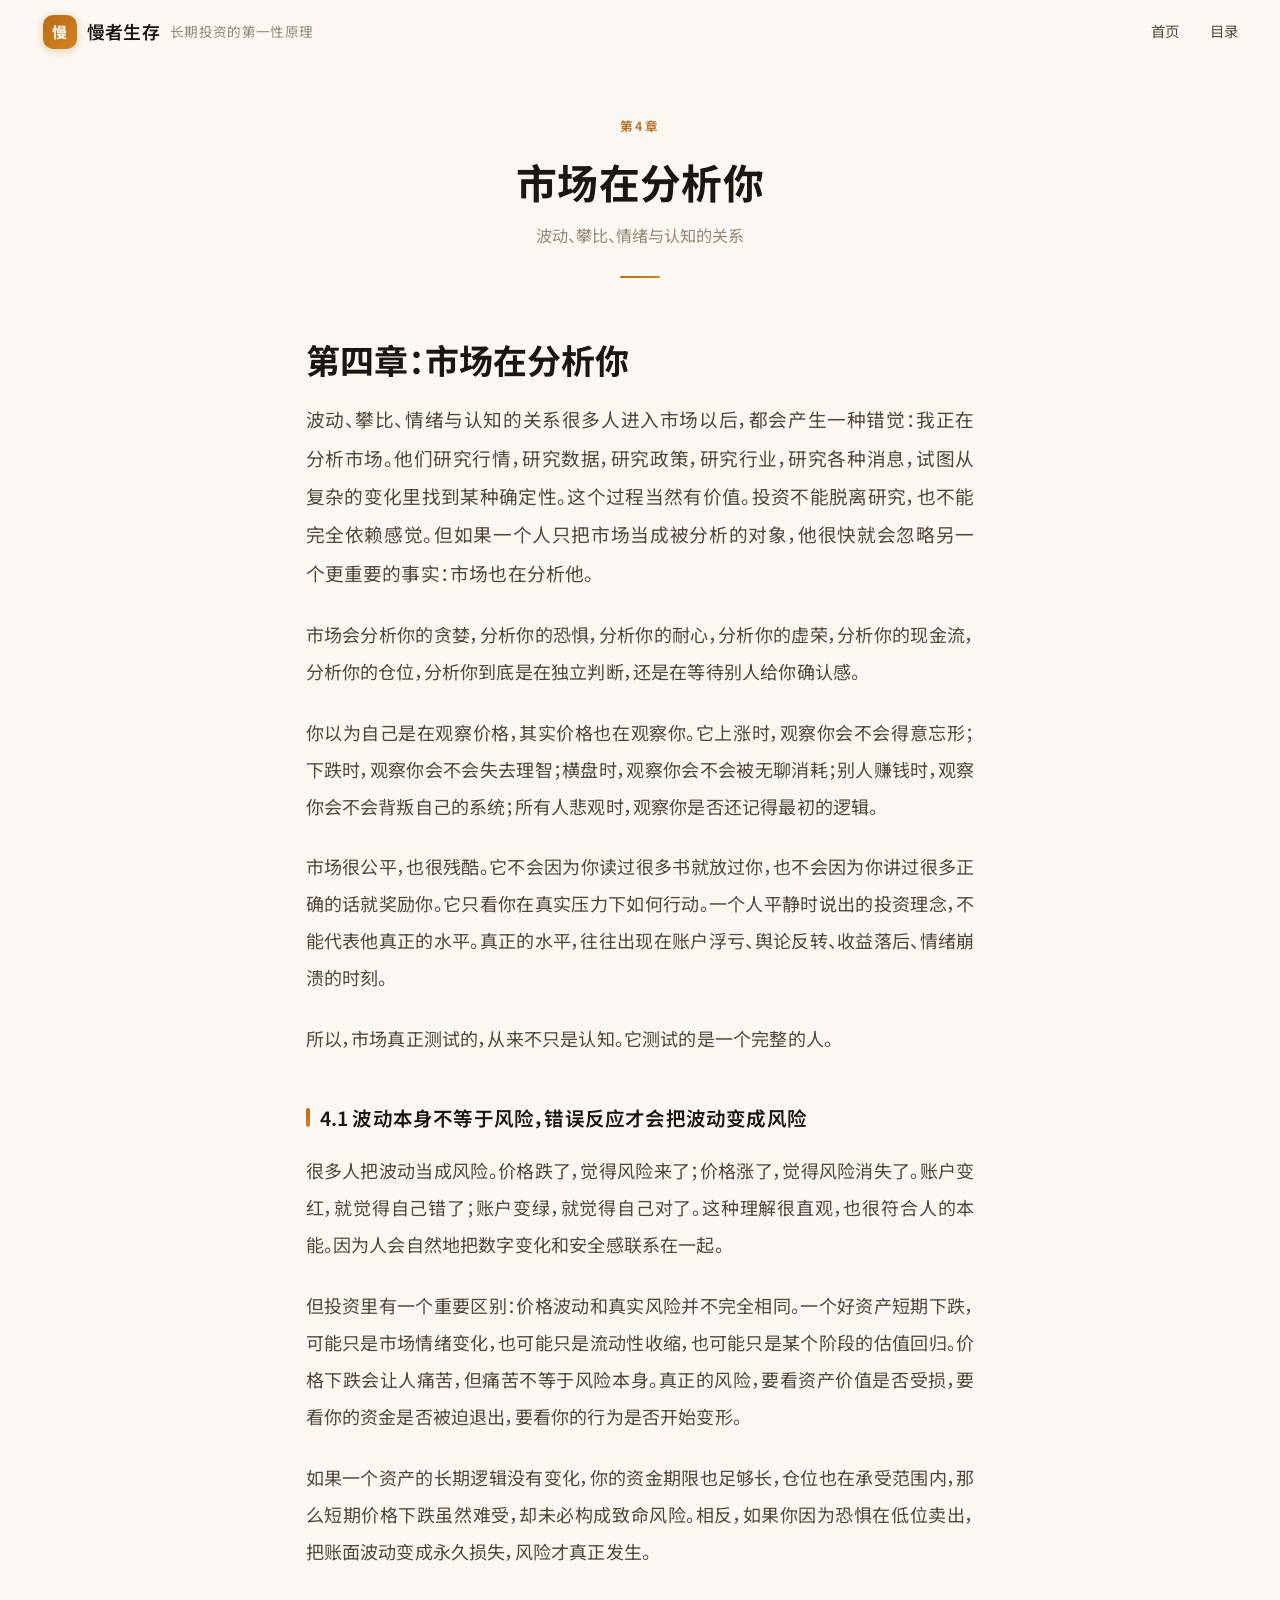
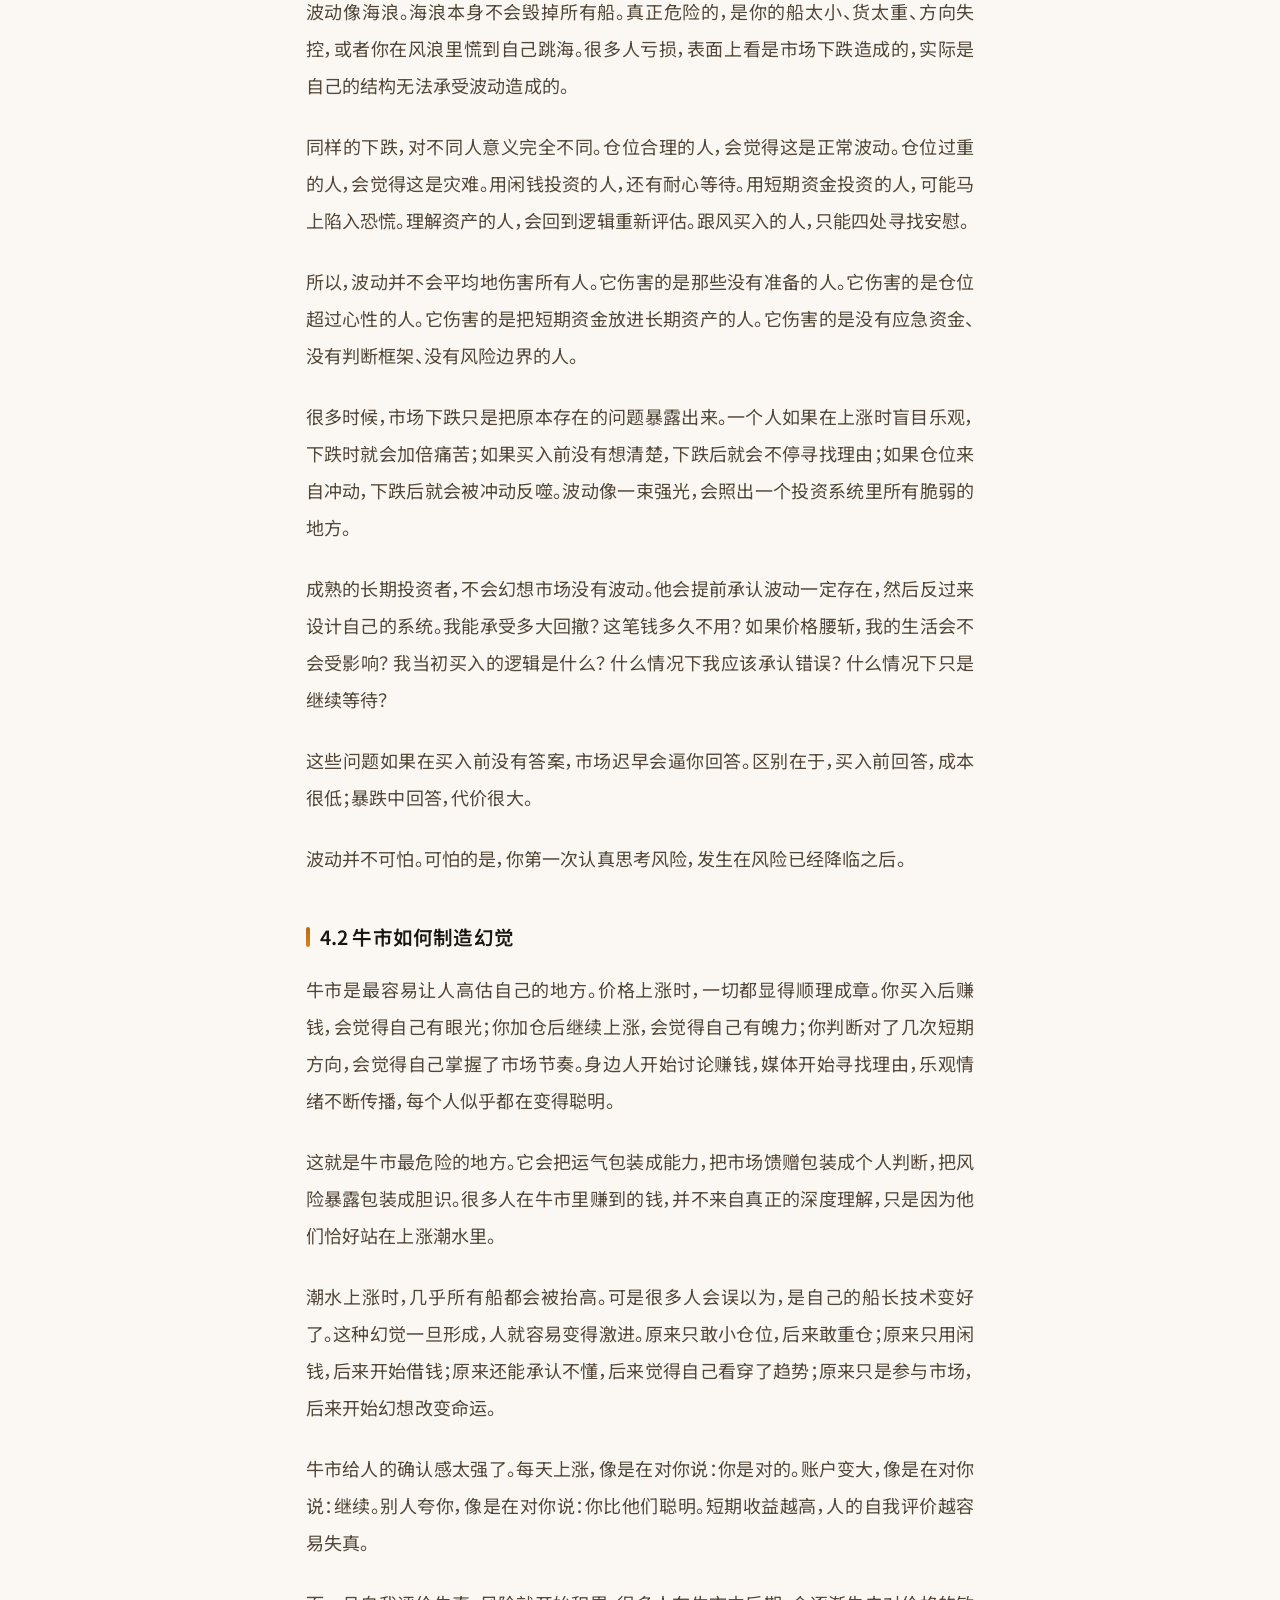
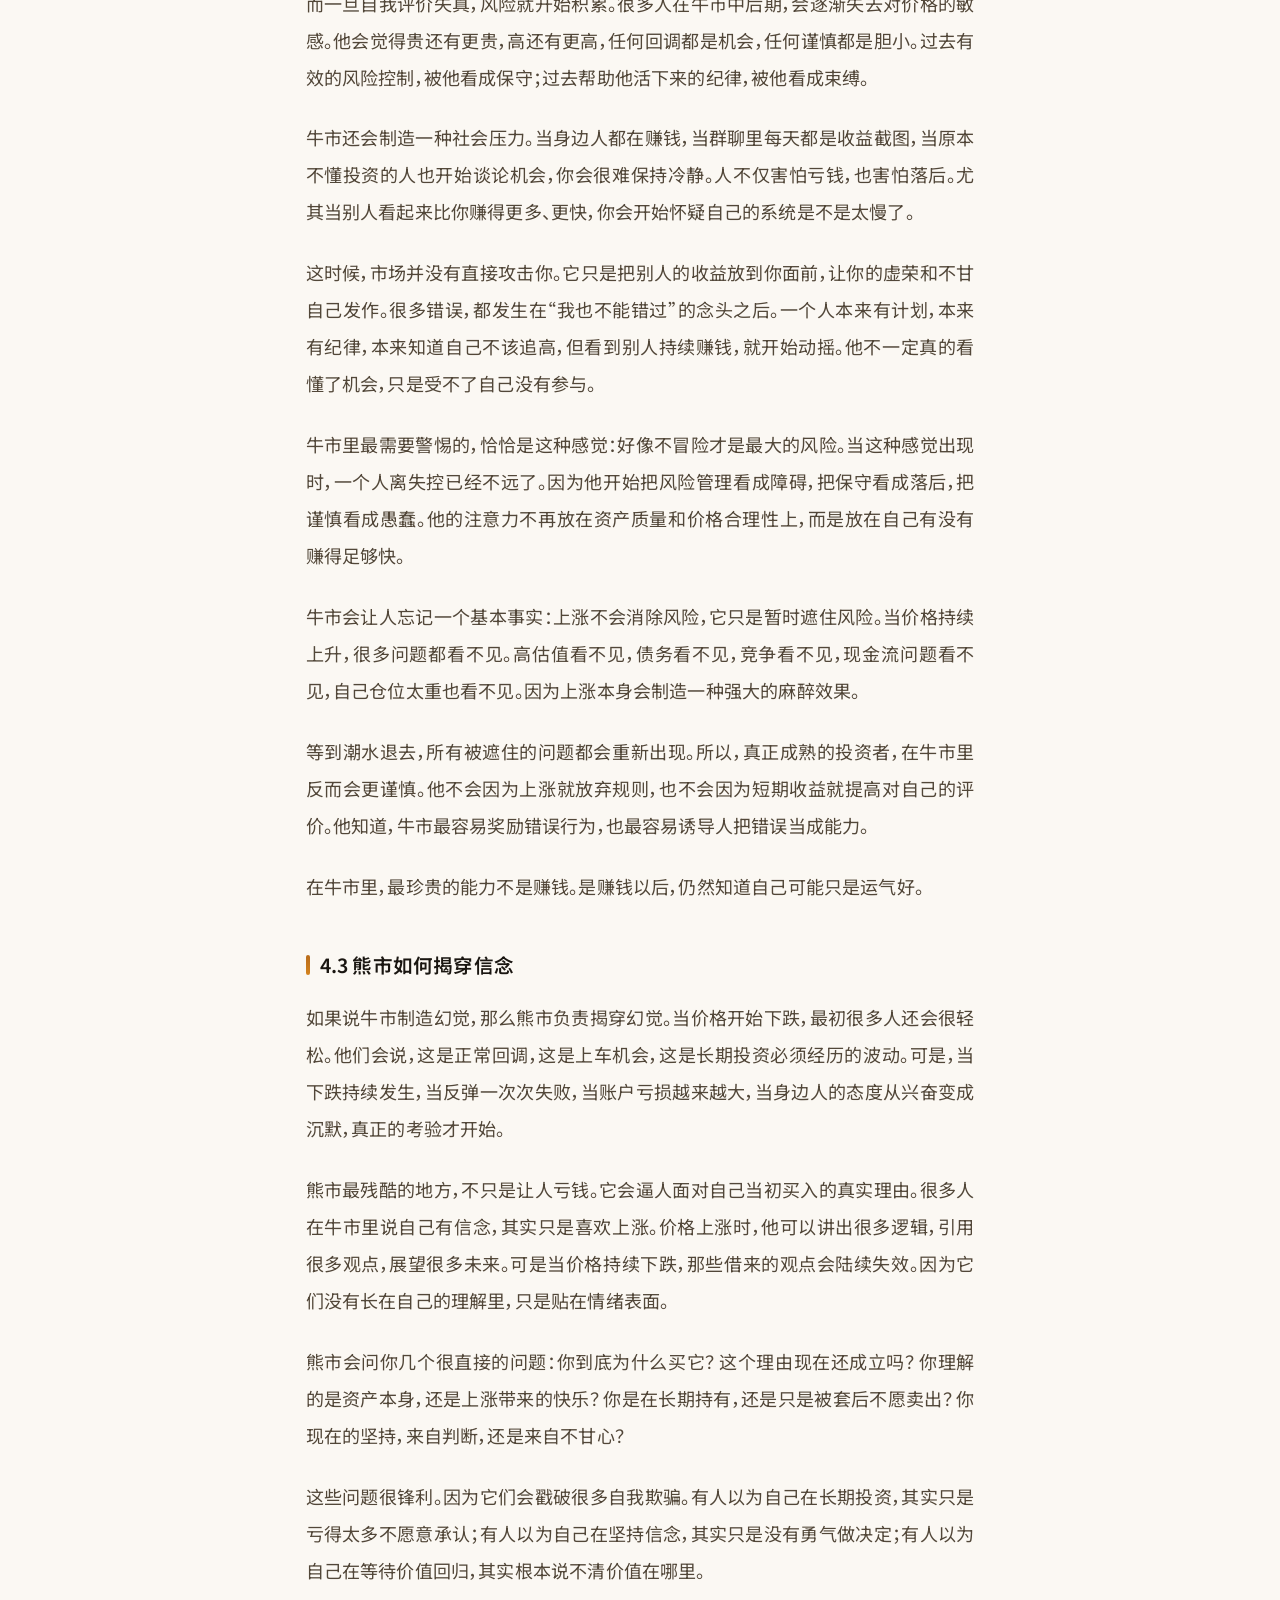
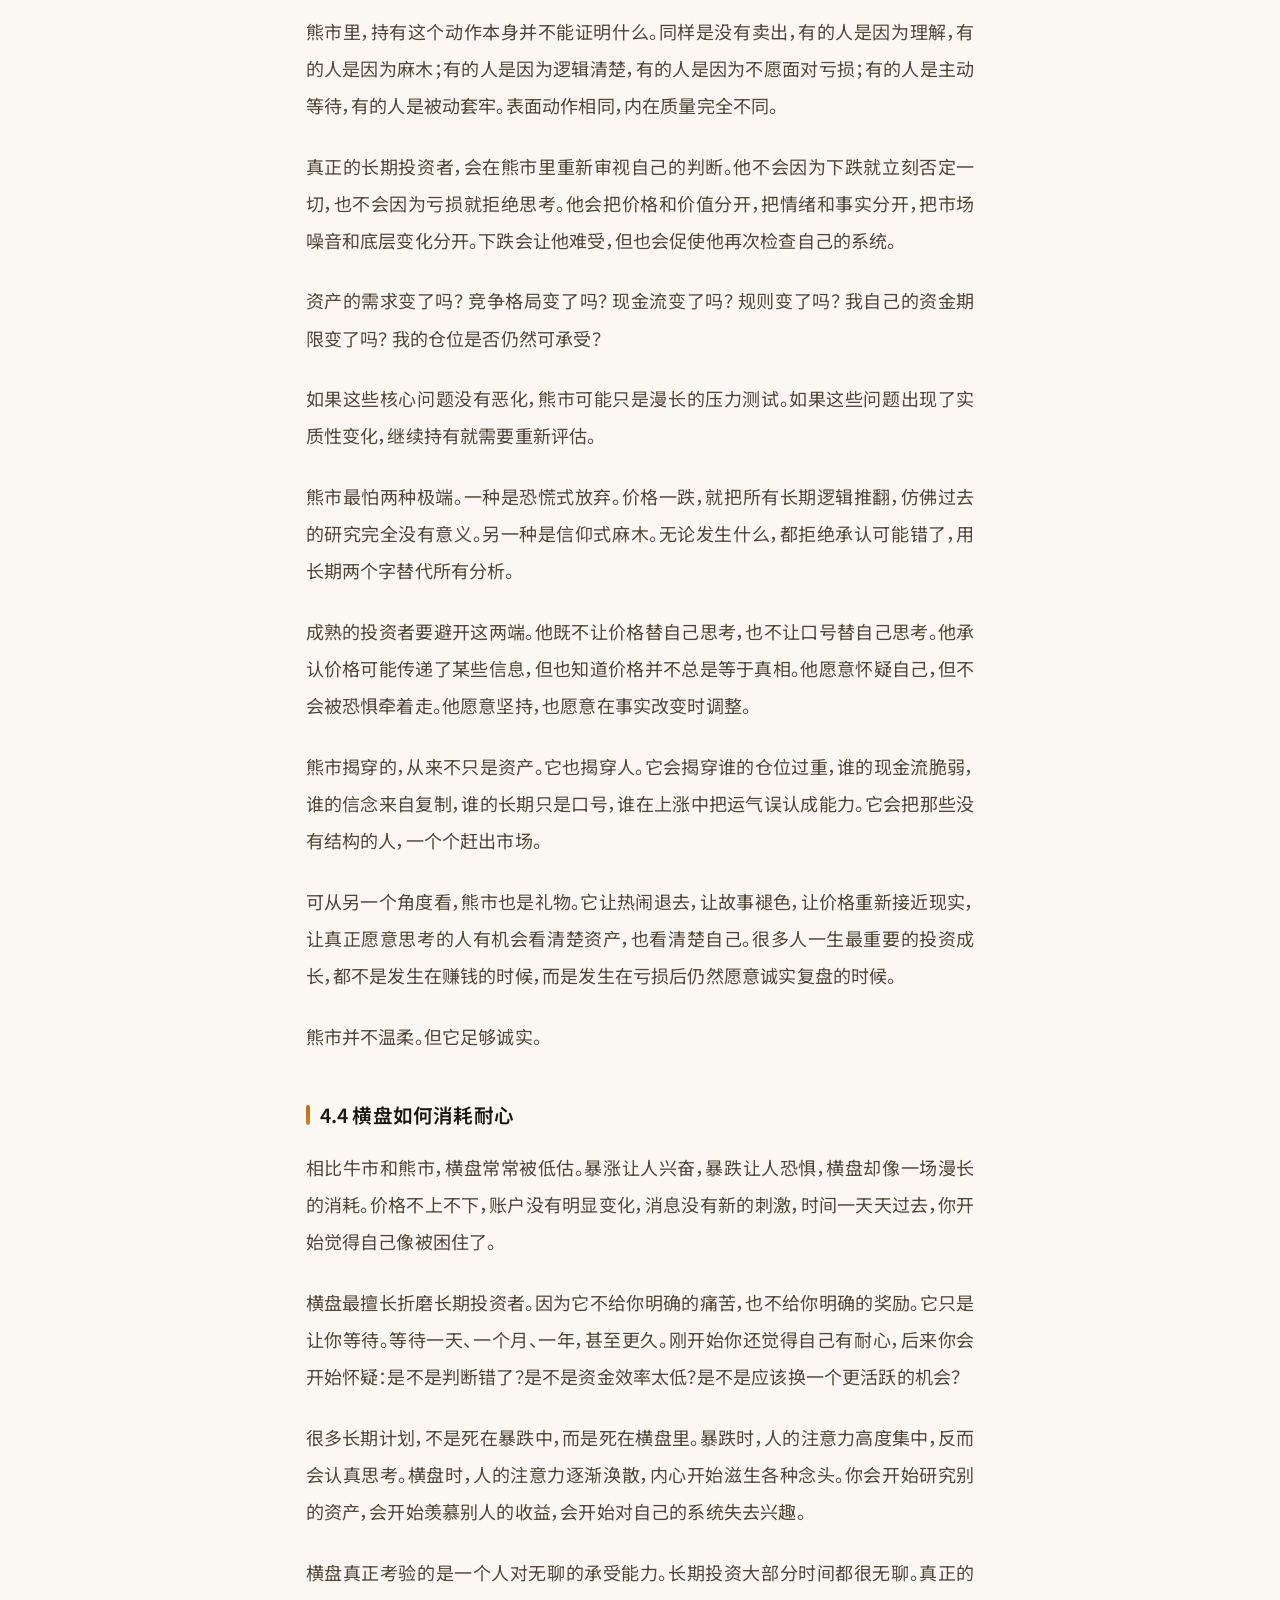
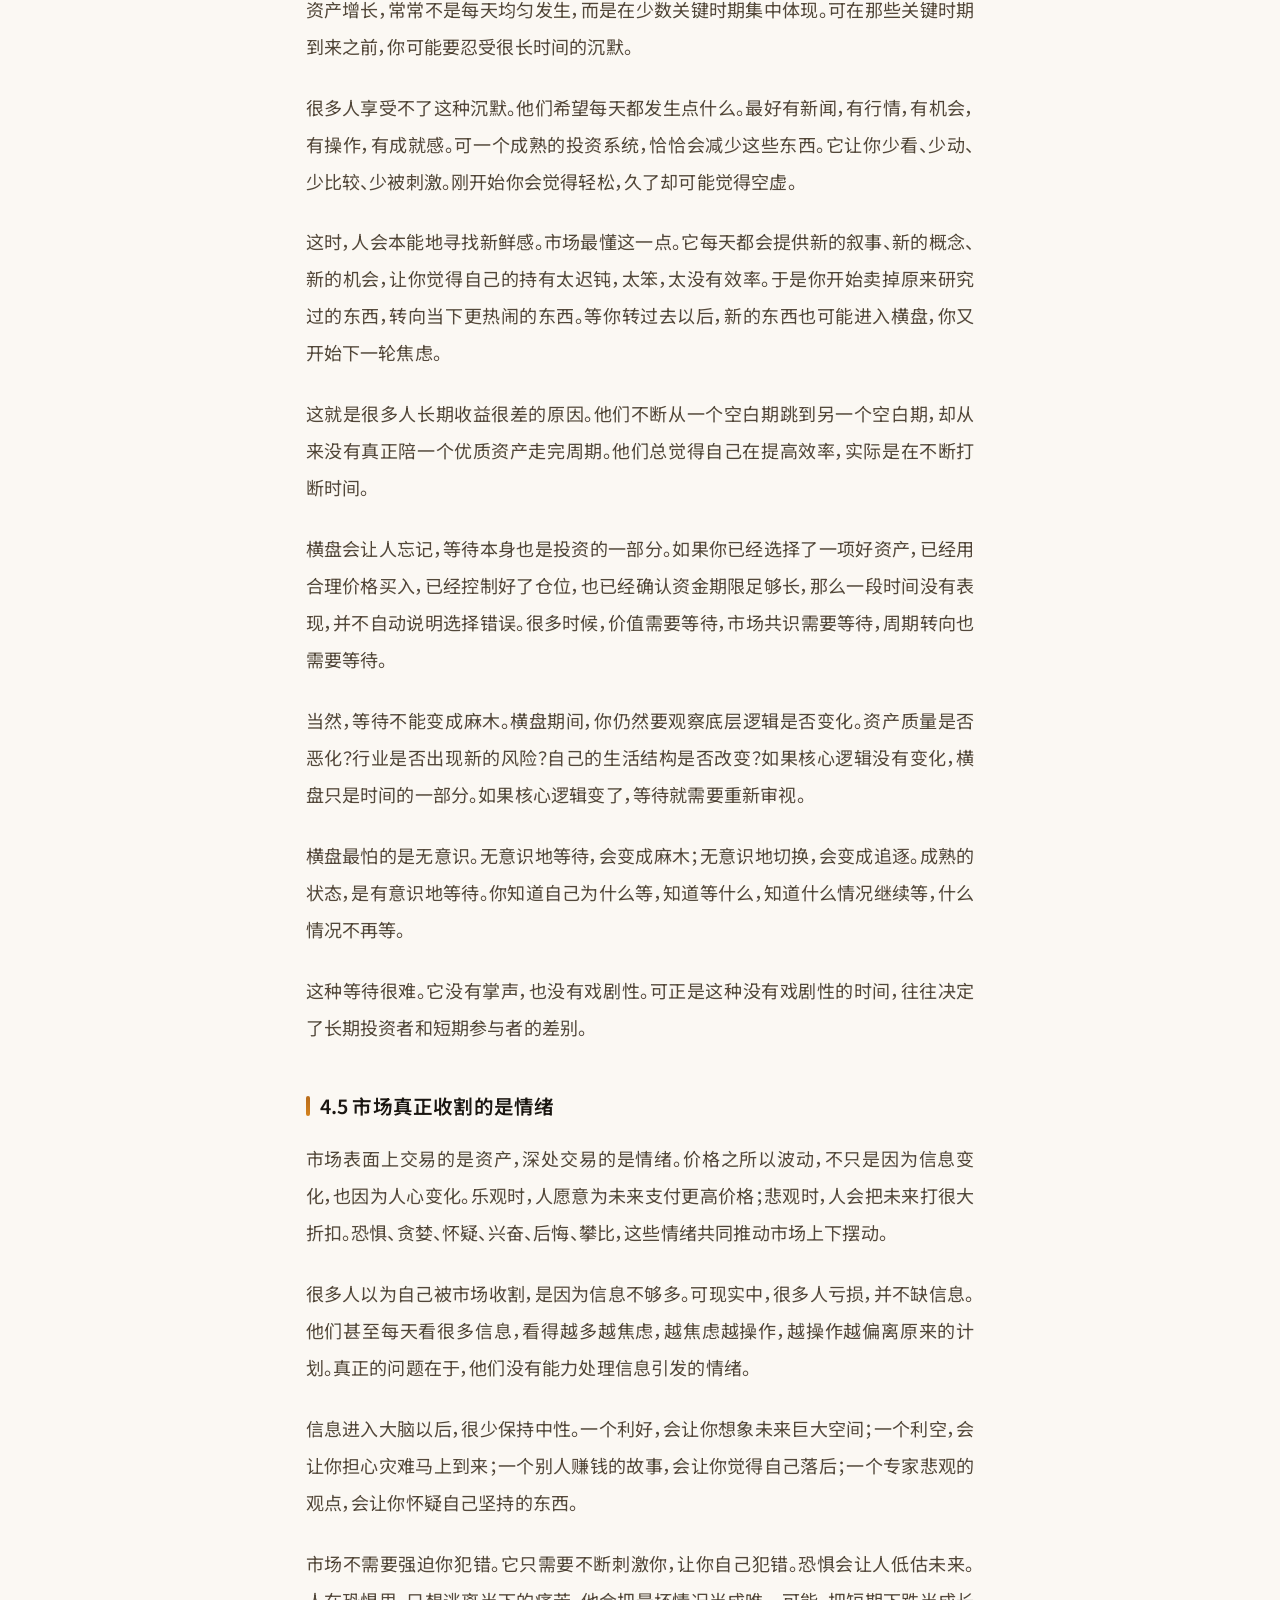
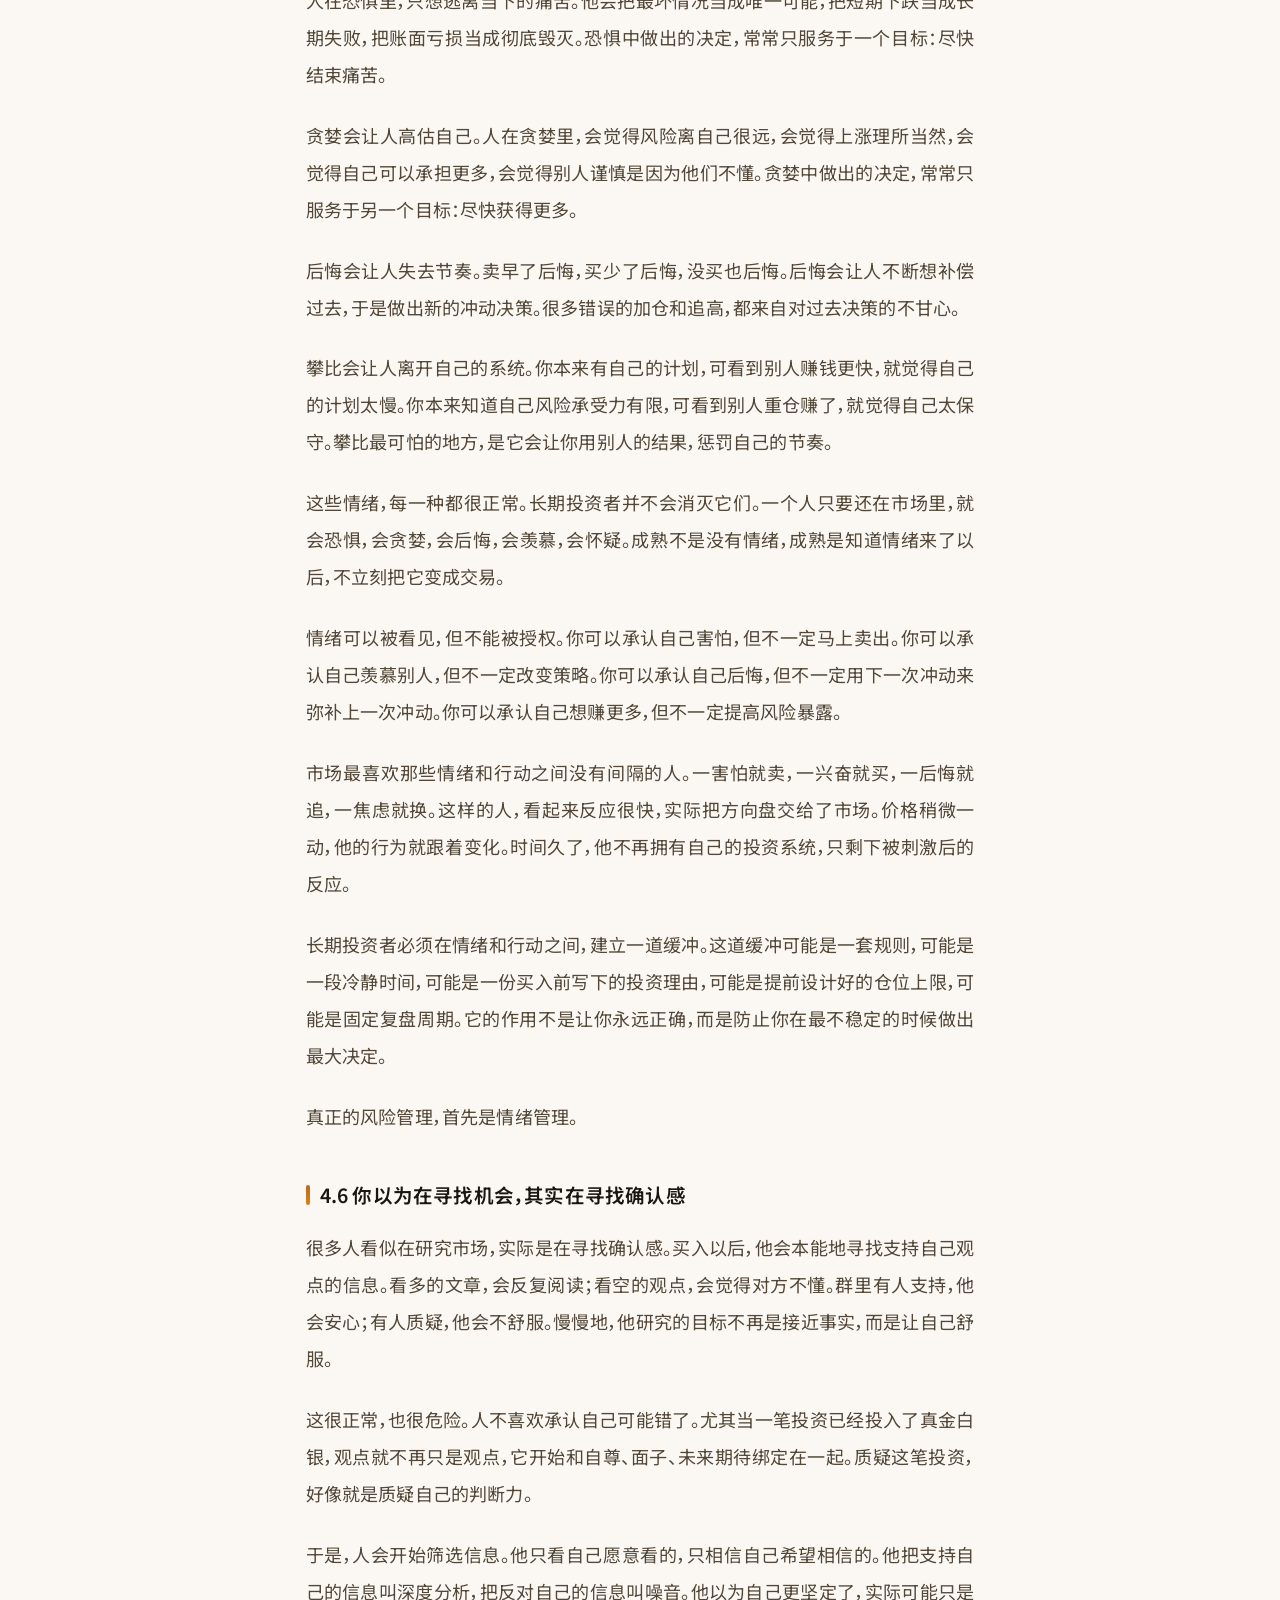
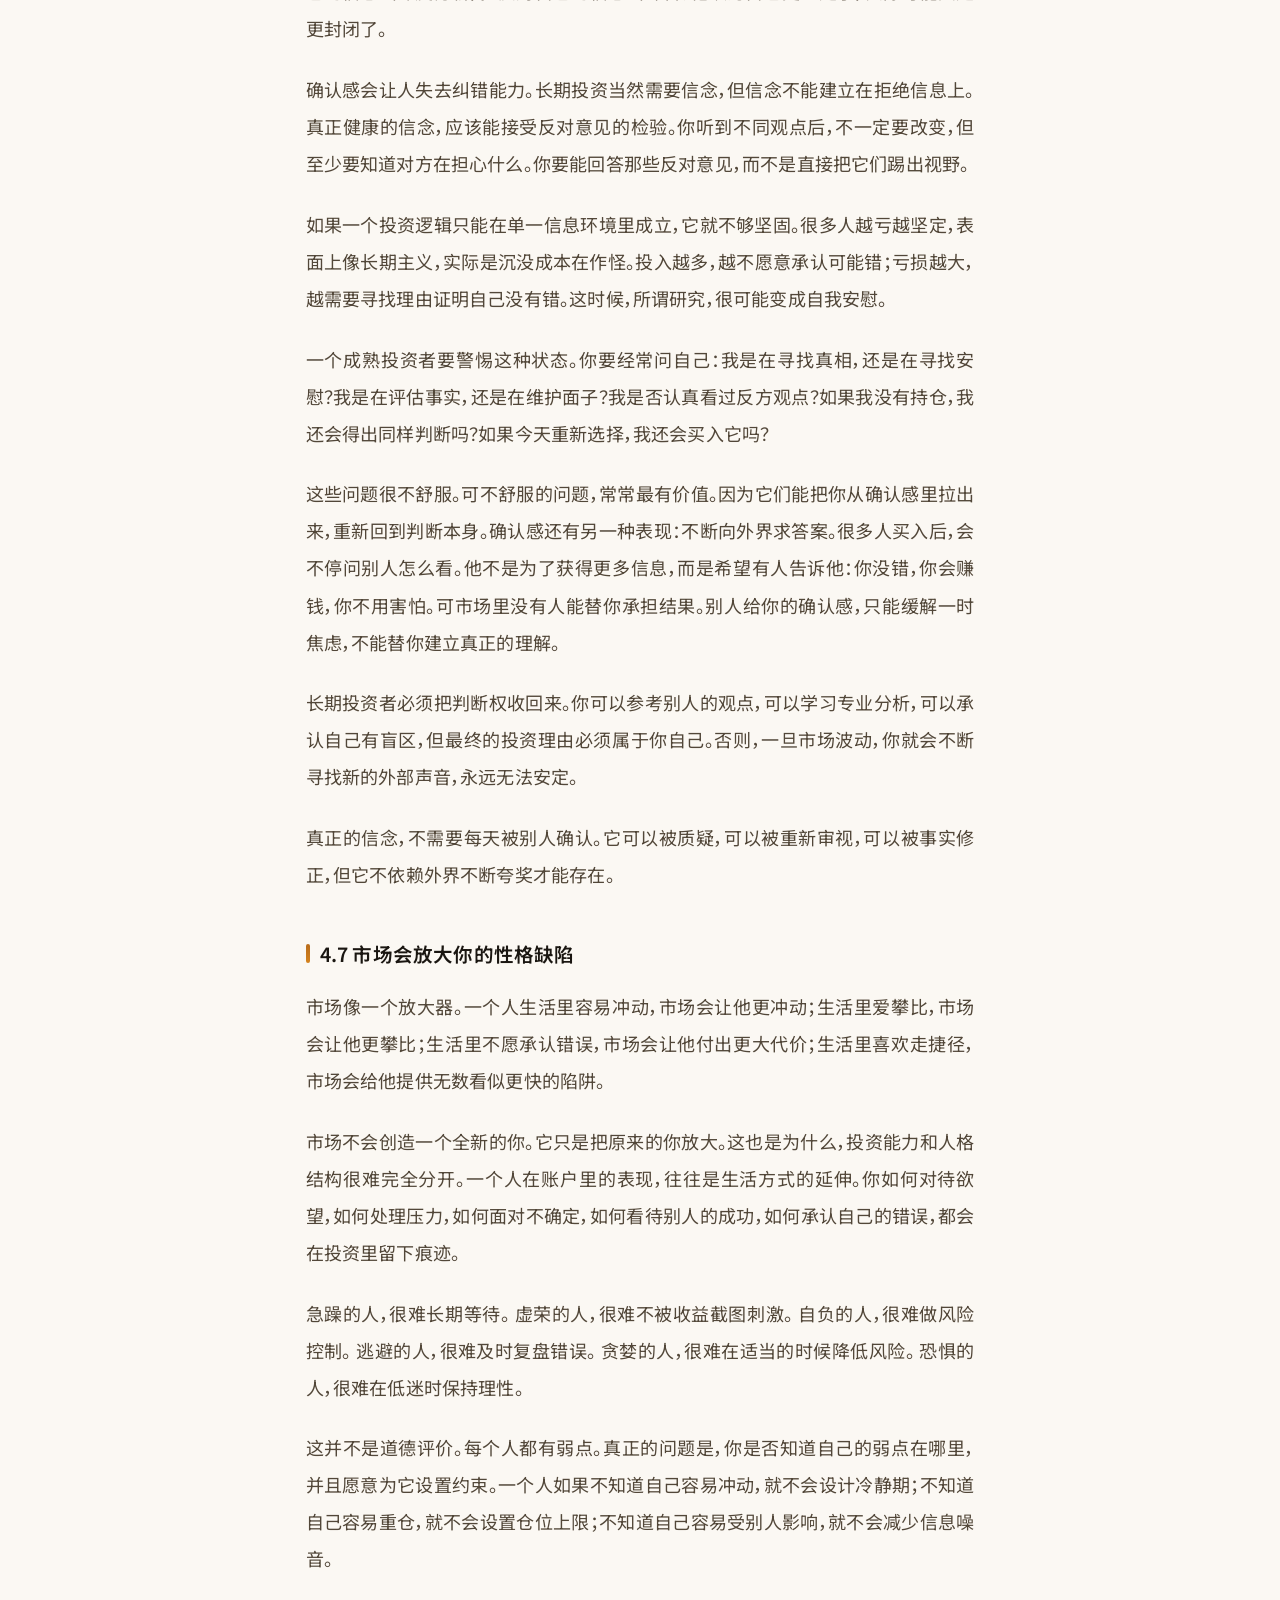
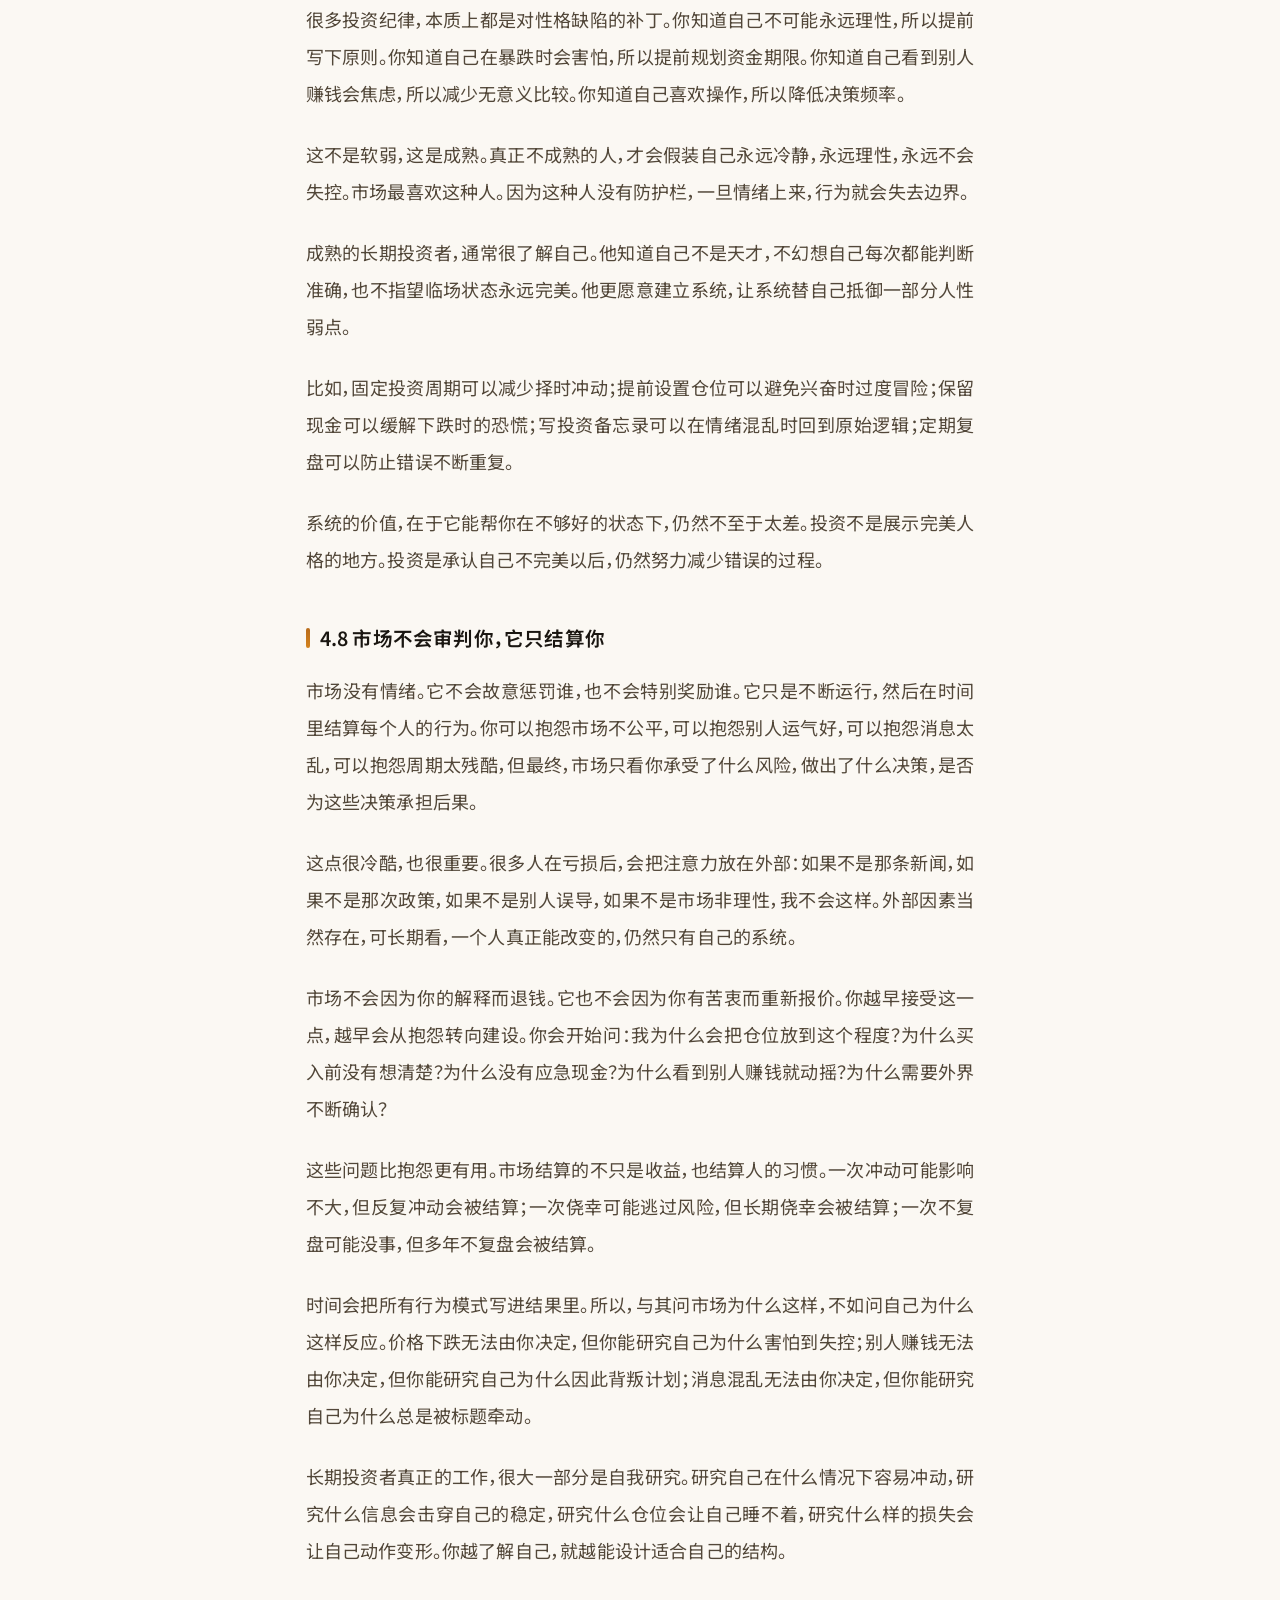
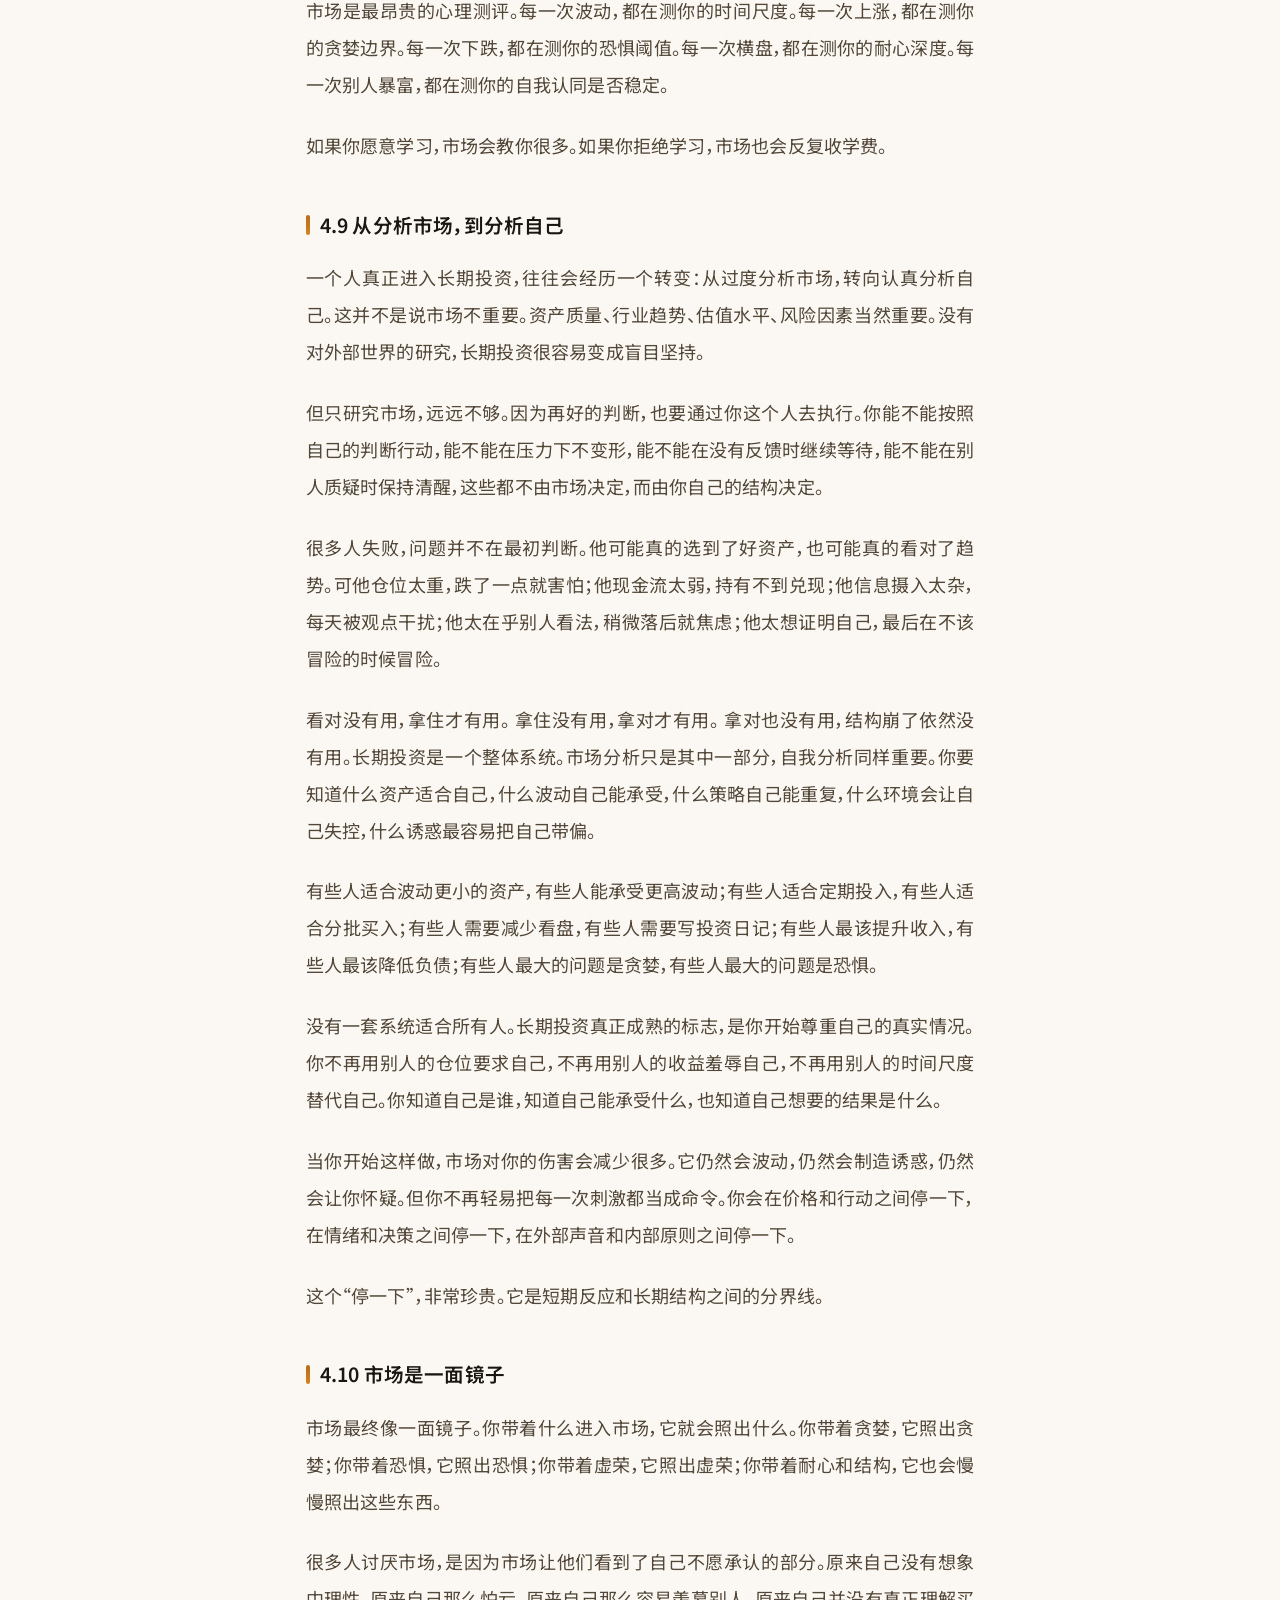
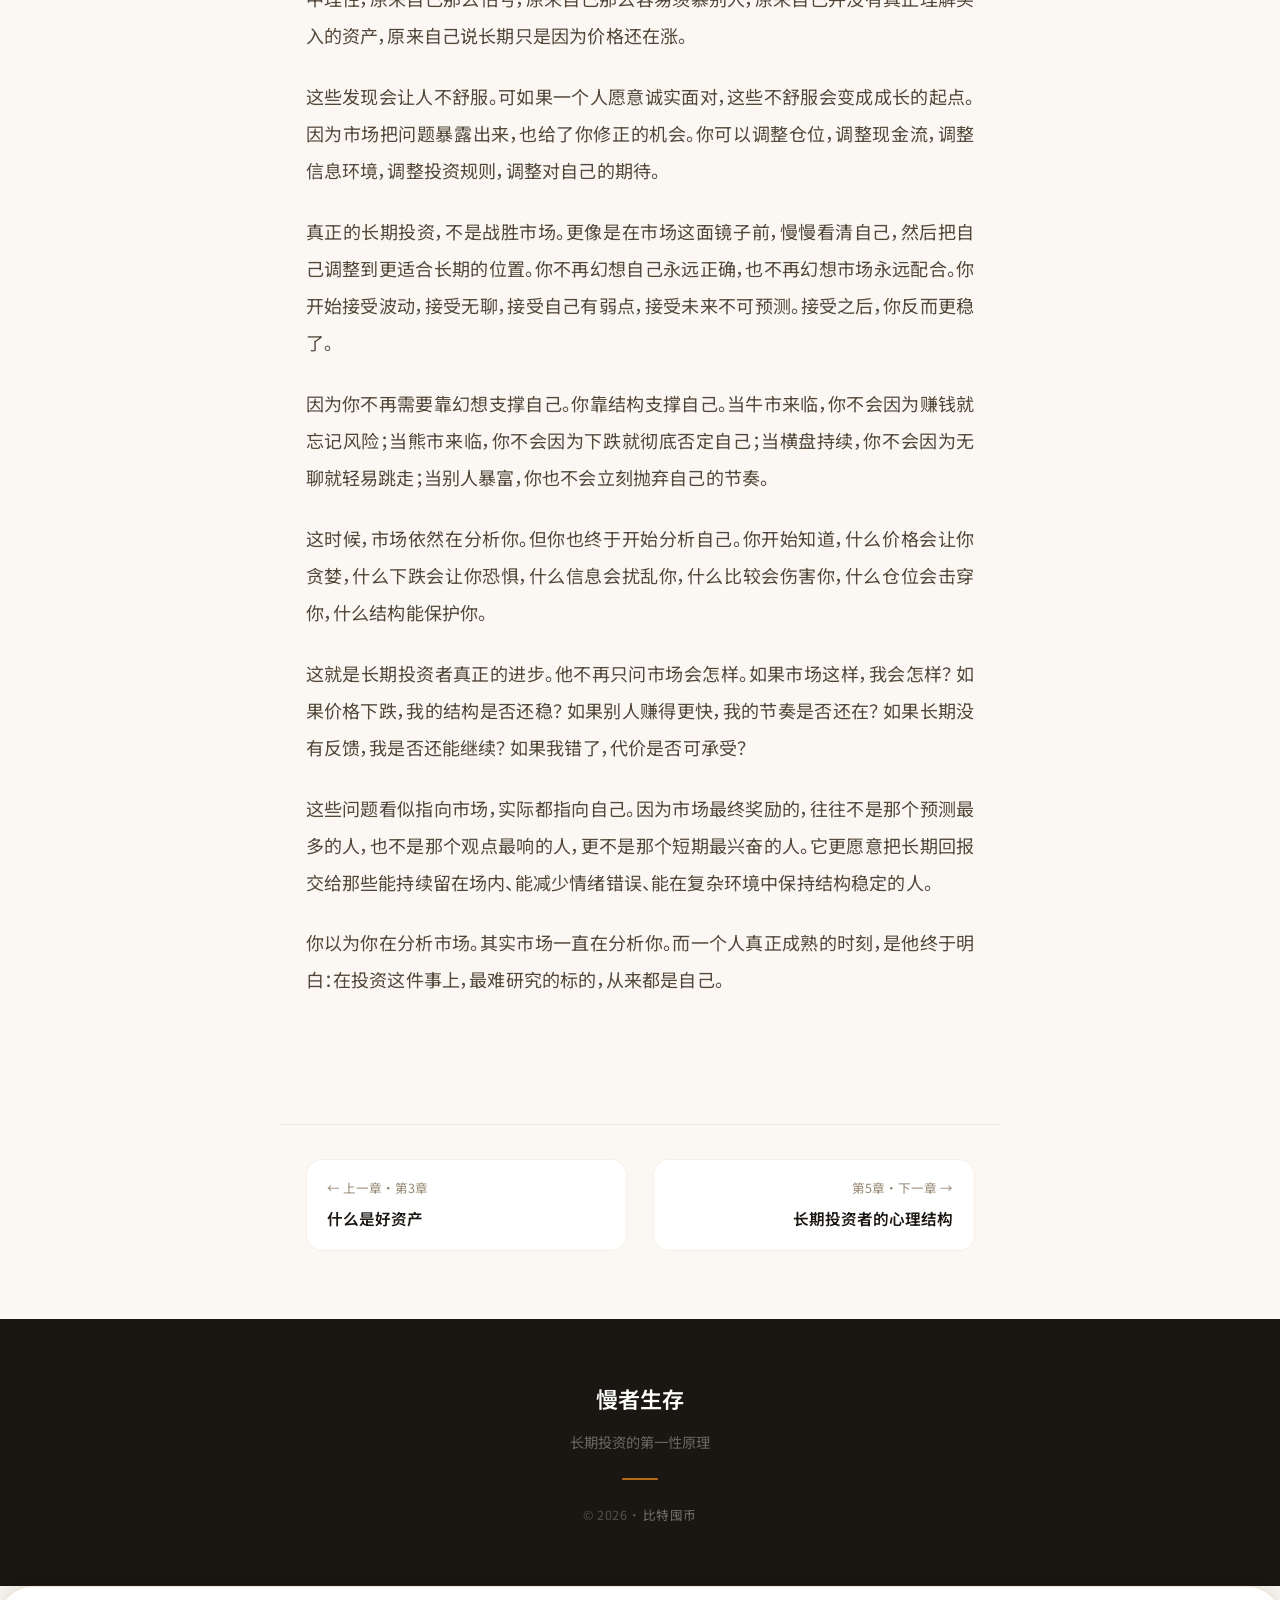
<file: chapter4.html>
<!DOCTYPE html>
<html lang="zh-CN">
<head>
  <meta charset="UTF-8">
  <meta name="viewport" content="width=device-width, initial-scale=1.0, maximum-scale=5.0">
  <title>市场在分析你 — 慢者生存</title>
  <meta name="description" content="波动、攀比、情绪与认知的关系。《慢者生存》第4章，探讨长期投资的第一性原理。">
  <meta name="keywords" content="长期投资,市场在分析你,波动、攀比、情绪与认知的关系,慢者生存,投资心理学">
  <meta name="author" content="比特囤币">

  <meta property="og:type" content="article">
  <meta property="og:title" content="市场在分析你 — 慢者生存">
  <meta property="og:description" content="波动、攀比、情绪与认知的关系">
  <meta property="og:locale" content="zh_CN">
  <meta property="og:site_name" content="慢者生存">

  <meta name="twitter:card" content="summary">
  <meta name="twitter:title" content="市场在分析你 — 慢者生存">

  <link rel="canonical" href="https://hold.btchao.com/chapter4.html">

  <!-- DNS 预解析 -->
  <link rel="dns-prefetch" href="//fonts.googleapis.com">
  <link rel="dns-prefetch" href="//fonts.gstatic.com">

  <!-- 预加载关键资源 -->
  <link rel="preload" href="style.css" as="style">
  <link rel="preload" href="script.js" as="script">

  <!-- 移动端 & PWA -->
  <meta name="theme-color" content="#FBF8F3">
  <meta name="apple-mobile-web-app-capable" content="yes">
  <meta name="apple-mobile-web-app-status-bar-style" content="default">
  <meta name="apple-mobile-web-app-title" content="慢者生存">
  <meta name="mobile-web-app-capable" content="yes">

  <!-- 结构化数据链接增强 -->
  <link rel="alternate" hreflang="zh-CN" href="https://hold.btchao.com/chapter4.html">
  <link rel="alternate" hreflang="x-default" href="https://hold.btchao.com/chapter4.html">

  <!-- Open Graph 增强 -->
  <meta property="og:url" content="https://hold.btchao.com/chapter4.html">
  <meta property="og:site_name" content="慢者生存">
  <meta name="format-detection" content="telephone=no">

  <!-- Fonts -->
  <link rel="preconnect" href="https://fonts.googleapis.com">
  <link rel="preconnect" href="https://fonts.gstatic.com" crossorigin>
  <link href="https://fonts.googleapis.com/css2?family=Noto+Sans+SC:wght@400;500;600;700&display=swap" rel="stylesheet">

  <link rel="manifest" href="manifest.json">
  <link rel="icon" href="data:image/svg+xml,<svg xmlns='http://www.w3.org/2000/svg' width='64' height='64' viewBox='0 0 64 64'><rect width='64' height='64' rx='12' fill='%23B86B1A'/><text x='32' y='44' font-size='32' font-weight='bold' text-anchor='middle' fill='white' font-family='sans-serif'>慢</text></svg>">
  <link rel="stylesheet" href="style.css">

  <!-- JSON-LD 结构化数据 -->
  <script type="application/ld+json">
  {
    "@context": "https://schema.org",
    "@type": "Article",
    "headline": "市场在分析你",
    "description": "波动、攀比、情绪与认知的关系",
    "isPartOf": {
      "@type": "Book",
      "name": "慢者生存",
      "author": { "@type": "Organization", "name": "比特囤币" }
    },
    "inLanguage": "zh-CN"
  },
    "url": "https://hold.btchao.com/chapter4.html",
    "author": { "@type": "Organization", "name": "比特囤币", "url": "https://www.btchao.com" }
  </script>
</head>
<body>
  <div class="scroll-progress"></div>

  <nav class="t">
    <a class="nb" href="index.html">
      <div class="ni">慢</div>
      <span>慢者生存</span>
      <span class="nr">长期投资的第一性原理</span>
    </a>
    <div class="nav-links">
      <a href="index.html">首页</a>
      <a href="#contents">目录</a>
    </div>
    <button class="nav-menu-btn" aria-label="目录">
      <svg width="20" height="20" viewBox="0 0 20 20" fill="currentColor"><path d="M3 5h14v2H3V5zm0 4h14v2H3V9zm0 4h14v2H3v-2z"/></svg>
    </button>
  </nav>

  <aside class="toc-sidebar">
          <ul>
              <li><a href="#41">4.1 波动本身不等于风险，错误反应才会把波动变成风险</a></li>
              <li><a href="#42">4.2 牛市如何制造幻觉</a></li>
              <li><a href="#43">4.3 熊市如何揭穿信念</a></li>
              <li><a href="#44">4.4 横盘如何消耗耐心</a></li>
              <li><a href="#45">4.5 市场真正收割的是情绪</a></li>
              <li><a href="#46">4.6 你以为在寻找机会，其实在寻找确认感</a></li>
              <li><a href="#47">4.7 市场会放大你的性格缺陷</a></li>
              <li><a href="#48">4.8 市场不会审判你，它只结算你</a></li>
              <li><a href="#49">4.9 从分析市场，到分析自己</a></li>
              <li><a href="#410">4.10 市场是一面镜子</a></li>
          </ul>
        </aside>

  <div class="article-wrap">
    <div class="article-header">
      <div class="eyebrow">第4章</div>
      <h1>市场在分析你</h1>
      <div class="subtitle">波动、攀比、情绪与认知的关系</div>
      <div class="divider"></div>
    </div>

    <article class="al">
            <h1>第四章：市场在分析你</h1>
            <p>波动、攀比、情绪与认知的关系很多人进入市场以后，都会产生一种错觉：我正在分析市场。他们研究行情，研究数据，研究政策，研究行业，研究各种消息，试图从复杂的变化里找到某种确定性。这个过程当然有价值。投资不能脱离研究，也不能完全依赖感觉。但如果一个人只把市场当成被分析的对象，他很快就会忽略另一个更重要的事实：市场也在分析他。</p>
            <p>市场会分析你的贪婪，分析你的恐惧，分析你的耐心，分析你的虚荣，分析你的现金流，分析你的仓位，分析你到底是在独立判断，还是在等待别人给你确认感。</p>
            <p>你以为自己是在观察价格，其实价格也在观察你。它上涨时，观察你会不会得意忘形；下跌时，观察你会不会失去理智；横盘时，观察你会不会被无聊消耗；别人赚钱时，观察你会不会背叛自己的系统；所有人悲观时，观察你是否还记得最初的逻辑。</p>
            <p>市场很公平，也很残酷。它不会因为你读过很多书就放过你，也不会因为你讲过很多正确的话就奖励你。它只看你在真实压力下如何行动。一个人平静时说出的投资理念，不能代表他真正的水平。真正的水平，往往出现在账户浮亏、舆论反转、收益落后、情绪崩溃的时刻。</p>
            <p>所以，市场真正测试的，从来不只是认知。它测试的是一个完整的人。</p>
            <h3 id="41">4.1 波动本身不等于风险，错误反应才会把波动变成风险</h3>
            <p>很多人把波动当成风险。价格跌了，觉得风险来了；价格涨了，觉得风险消失了。账户变红，就觉得自己错了；账户变绿，就觉得自己对了。这种理解很直观，也很符合人的本能。因为人会自然地把数字变化和安全感联系在一起。</p>
            <p>但投资里有一个重要区别：价格波动和真实风险并不完全相同。一个好资产短期下跌，可能只是市场情绪变化，也可能只是流动性收缩，也可能只是某个阶段的估值回归。价格下跌会让人痛苦，但痛苦不等于风险本身。真正的风险，要看资产价值是否受损，要看你的资金是否被迫退出，要看你的行为是否开始变形。</p>
            <p>如果一个资产的长期逻辑没有变化，你的资金期限也足够长，仓位也在承受范围内，那么短期价格下跌虽然难受，却未必构成致命风险。相反，如果你因为恐惧在低位卖出，把账面波动变成永久损失，风险才真正发生。</p>
            <p>波动像海浪。海浪本身不会毁掉所有船。真正危险的，是你的船太小、货太重、方向失控，或者你在风浪里慌到自己跳海。很多人亏损，表面上看是市场下跌造成的，实际是自己的结构无法承受波动造成的。</p>
            <p>同样的下跌，对不同人意义完全不同。仓位合理的人，会觉得这是正常波动。仓位过重的人，会觉得这是灾难。用闲钱投资的人，还有耐心等待。用短期资金投资的人，可能马上陷入恐慌。理解资产的人，会回到逻辑重新评估。跟风买入的人，只能四处寻找安慰。</p>
            <p>所以，波动并不会平均地伤害所有人。它伤害的是那些没有准备的人。它伤害的是仓位超过心性的人。它伤害的是把短期资金放进长期资产的人。它伤害的是没有应急资金、没有判断框架、没有风险边界的人。</p>
            <p>很多时候，市场下跌只是把原本存在的问题暴露出来。一个人如果在上涨时盲目乐观，下跌时就会加倍痛苦；如果买入前没有想清楚，下跌后就会不停寻找理由；如果仓位来自冲动，下跌后就会被冲动反噬。波动像一束强光，会照出一个投资系统里所有脆弱的地方。</p>
            <p>成熟的长期投资者，不会幻想市场没有波动。他会提前承认波动一定存在，然后反过来设计自己的系统。我能承受多大回撤？
这笔钱多久不用？
如果价格腰斩，我的生活会不会受影响？
我当初买入的逻辑是什么？
什么情况下我应该承认错误？
什么情况下只是继续等待？</p>
            <p>这些问题如果在买入前没有答案，市场迟早会逼你回答。区别在于，买入前回答，成本很低；暴跌中回答，代价很大。</p>
            <p>波动并不可怕。可怕的是，你第一次认真思考风险，发生在风险已经降临之后。</p>
            <h3 id="42">4.2 牛市如何制造幻觉</h3>
            <p>牛市是最容易让人高估自己的地方。价格上涨时，一切都显得顺理成章。你买入后赚钱，会觉得自己有眼光；你加仓后继续上涨，会觉得自己有魄力；你判断对了几次短期方向，会觉得自己掌握了市场节奏。身边人开始讨论赚钱，媒体开始寻找理由，乐观情绪不断传播，每个人似乎都在变得聪明。</p>
            <p>这就是牛市最危险的地方。它会把运气包装成能力，把市场馈赠包装成个人判断，把风险暴露包装成胆识。很多人在牛市里赚到的钱，并不来自真正的深度理解，只是因为他们恰好站在上涨潮水里。</p>
            <p>潮水上涨时，几乎所有船都会被抬高。可是很多人会误以为，是自己的船长技术变好了。这种幻觉一旦形成，人就容易变得激进。原来只敢小仓位，后来敢重仓；原来只用闲钱，后来开始借钱；原来还能承认不懂，后来觉得自己看穿了趋势；原来只是参与市场，后来开始幻想改变命运。</p>
            <p>牛市给人的确认感太强了。每天上涨，像是在对你说：你是对的。账户变大，像是在对你说：继续。别人夸你，像是在对你说：你比他们聪明。短期收益越高，人的自我评价越容易失真。</p>
            <p>而一旦自我评价失真，风险就开始积累。很多人在牛市中后期，会逐渐失去对价格的敏感。他会觉得贵还有更贵，高还有更高，任何回调都是机会，任何谨慎都是胆小。过去有效的风险控制，被他看成保守；过去帮助他活下来的纪律，被他看成束缚。</p>
            <p>牛市还会制造一种社会压力。当身边人都在赚钱，当群聊里每天都是收益截图，当原本不懂投资的人也开始谈论机会，你会很难保持冷静。人不仅害怕亏钱，也害怕落后。尤其当别人看起来比你赚得更多、更快，你会开始怀疑自己的系统是不是太慢了。</p>
            <p>这时候，市场并没有直接攻击你。它只是把别人的收益放到你面前，让你的虚荣和不甘自己发作。很多错误，都发生在“我也不能错过”的念头之后。一个人本来有计划，本来有纪律，本来知道自己不该追高，但看到别人持续赚钱，就开始动摇。他不一定真的看懂了机会，只是受不了自己没有参与。</p>
            <p>牛市里最需要警惕的，恰恰是这种感觉：好像不冒险才是最大的风险。当这种感觉出现时，一个人离失控已经不远了。因为他开始把风险管理看成障碍，把保守看成落后，把谨慎看成愚蠢。他的注意力不再放在资产质量和价格合理性上，而是放在自己有没有赚得足够快。</p>
            <p>牛市会让人忘记一个基本事实：上涨不会消除风险，它只是暂时遮住风险。当价格持续上升，很多问题都看不见。高估值看不见，债务看不见，竞争看不见，现金流问题看不见，自己仓位太重也看不见。因为上涨本身会制造一种强大的麻醉效果。</p>
            <p>等到潮水退去，所有被遮住的问题都会重新出现。所以，真正成熟的投资者，在牛市里反而会更谨慎。他不会因为上涨就放弃规则，也不会因为短期收益就提高对自己的评价。他知道，牛市最容易奖励错误行为，也最容易诱导人把错误当成能力。</p>
            <p>在牛市里，最珍贵的能力不是赚钱。是赚钱以后，仍然知道自己可能只是运气好。</p>
            <h3 id="43">4.3 熊市如何揭穿信念</h3>
            <p>如果说牛市制造幻觉，那么熊市负责揭穿幻觉。当价格开始下跌，最初很多人还会很轻松。他们会说，这是正常回调，这是上车机会，这是长期投资必须经历的波动。可是，当下跌持续发生，当反弹一次次失败，当账户亏损越来越大，当身边人的态度从兴奋变成沉默，真正的考验才开始。</p>
            <p>熊市最残酷的地方，不只是让人亏钱。它会逼人面对自己当初买入的真实理由。很多人在牛市里说自己有信念，其实只是喜欢上涨。价格上涨时，他可以讲出很多逻辑，引用很多观点，展望很多未来。可是当价格持续下跌，那些借来的观点会陆续失效。因为它们没有长在自己的理解里，只是贴在情绪表面。</p>
            <p>熊市会问你几个很直接的问题：你到底为什么买它？
这个理由现在还成立吗？
你理解的是资产本身，还是上涨带来的快乐？
你是在长期持有，还是只是被套后不愿卖出？
你现在的坚持，来自判断，还是来自不甘心？</p>
            <p>这些问题很锋利。因为它们会戳破很多自我欺骗。有人以为自己在长期投资，其实只是亏得太多不愿意承认；有人以为自己在坚持信念，其实只是没有勇气做决定；有人以为自己在等待价值回归，其实根本说不清价值在哪里。</p>
            <p>熊市里，持有这个动作本身并不能证明什么。同样是没有卖出，有的人是因为理解，有的人是因为麻木；有的人是因为逻辑清楚，有的人是因为不愿面对亏损；有的人是主动等待，有的人是被动套牢。表面动作相同，内在质量完全不同。</p>
            <p>真正的长期投资者，会在熊市里重新审视自己的判断。他不会因为下跌就立刻否定一切，也不会因为亏损就拒绝思考。他会把价格和价值分开，把情绪和事实分开，把市场噪音和底层变化分开。下跌会让他难受，但也会促使他再次检查自己的系统。</p>
            <p>资产的需求变了吗？
竞争格局变了吗？
现金流变了吗？
规则变了吗？
我自己的资金期限变了吗？
我的仓位是否仍然可承受？</p>
            <p>如果这些核心问题没有恶化，熊市可能只是漫长的压力测试。如果这些问题出现了实质性变化，继续持有就需要重新评估。</p>
            <p>熊市最怕两种极端。一种是恐慌式放弃。价格一跌，就把所有长期逻辑推翻，仿佛过去的研究完全没有意义。另一种是信仰式麻木。无论发生什么，都拒绝承认可能错了，用长期两个字替代所有分析。</p>
            <p>成熟的投资者要避开这两端。他既不让价格替自己思考，也不让口号替自己思考。他承认价格可能传递了某些信息，但也知道价格并不总是等于真相。他愿意怀疑自己，但不会被恐惧牵着走。他愿意坚持，也愿意在事实改变时调整。</p>
            <p>熊市揭穿的，从来不只是资产。它也揭穿人。它会揭穿谁的仓位过重，谁的现金流脆弱，谁的信念来自复制，谁的长期只是口号，谁在上涨中把运气误认成能力。它会把那些没有结构的人，一个个赶出市场。</p>
            <p>可从另一个角度看，熊市也是礼物。它让热闹退去，让故事褪色，让价格重新接近现实，让真正愿意思考的人有机会看清楚资产，也看清楚自己。很多人一生最重要的投资成长，都不是发生在赚钱的时候，而是发生在亏损后仍然愿意诚实复盘的时候。</p>
            <p>熊市并不温柔。但它足够诚实。</p>
            <h3 id="44">4.4 横盘如何消耗耐心</h3>
            <p>相比牛市和熊市，横盘常常被低估。暴涨让人兴奋，暴跌让人恐惧，横盘却像一场漫长的消耗。价格不上不下，账户没有明显变化，消息没有新的刺激，时间一天天过去，你开始觉得自己像被困住了。</p>
            <p>横盘最擅长折磨长期投资者。因为它不给你明确的痛苦，也不给你明确的奖励。它只是让你等待。等待一天、一个月、一年，甚至更久。刚开始你还觉得自己有耐心，后来你会开始怀疑：是不是判断错了？是不是资金效率太低？是不是应该换一个更活跃的机会？</p>
            <p>很多长期计划，不是死在暴跌中，而是死在横盘里。暴跌时，人的注意力高度集中，反而会认真思考。横盘时，人的注意力逐渐涣散，内心开始滋生各种念头。你会开始研究别的资产，会开始羡慕别人的收益，会开始对自己的系统失去兴趣。</p>
            <p>横盘真正考验的是一个人对无聊的承受能力。长期投资大部分时间都很无聊。真正的资产增长，常常不是每天均匀发生，而是在少数关键时期集中体现。可在那些关键时期到来之前，你可能要忍受很长时间的沉默。</p>
            <p>很多人享受不了这种沉默。他们希望每天都发生点什么。最好有新闻，有行情，有机会，有操作，有成就感。可一个成熟的投资系统，恰恰会减少这些东西。它让你少看、少动、少比较、少被刺激。刚开始你会觉得轻松，久了却可能觉得空虚。</p>
            <p>这时，人会本能地寻找新鲜感。市场最懂这一点。它每天都会提供新的叙事、新的概念、新的机会，让你觉得自己的持有太迟钝，太笨，太没有效率。于是你开始卖掉原来研究过的东西，转向当下更热闹的东西。等你转过去以后，新的东西也可能进入横盘，你又开始下一轮焦虑。</p>
            <p>这就是很多人长期收益很差的原因。他们不断从一个空白期跳到另一个空白期，却从来没有真正陪一个优质资产走完周期。他们总觉得自己在提高效率，实际是在不断打断时间。</p>
            <p>横盘会让人忘记，等待本身也是投资的一部分。如果你已经选择了一项好资产，已经用合理价格买入，已经控制好了仓位，也已经确认资金期限足够长，那么一段时间没有表现，并不自动说明选择错误。很多时候，价值需要等待，市场共识需要等待，周期转向也需要等待。</p>
            <p>当然，等待不能变成麻木。横盘期间，你仍然要观察底层逻辑是否变化。资产质量是否恶化？行业是否出现新的风险？自己的生活结构是否改变？如果核心逻辑没有变化，横盘只是时间的一部分。如果核心逻辑变了，等待就需要重新审视。</p>
            <p>横盘最怕的是无意识。无意识地等待，会变成麻木；无意识地切换，会变成追逐。成熟的状态，是有意识地等待。你知道自己为什么等，知道等什么，知道什么情况继续等，什么情况不再等。</p>
            <p>这种等待很难。它没有掌声，也没有戏剧性。可正是这种没有戏剧性的时间，往往决定了长期投资者和短期参与者的差别。</p>
            <h3 id="45">4.5 市场真正收割的是情绪</h3>
            <p>市场表面上交易的是资产，深处交易的是情绪。价格之所以波动，不只是因为信息变化，也因为人心变化。乐观时，人愿意为未来支付更高价格；悲观时，人会把未来打很大折扣。恐惧、贪婪、怀疑、兴奋、后悔、攀比，这些情绪共同推动市场上下摆动。</p>
            <p>很多人以为自己被市场收割，是因为信息不够多。可现实中，很多人亏损，并不缺信息。他们甚至每天看很多信息，看得越多越焦虑，越焦虑越操作，越操作越偏离原来的计划。真正的问题在于，他们没有能力处理信息引发的情绪。</p>
            <p>信息进入大脑以后，很少保持中性。一个利好，会让你想象未来巨大空间；一个利空，会让你担心灾难马上到来；一个别人赚钱的故事，会让你觉得自己落后；一个专家悲观的观点，会让你怀疑自己坚持的东西。</p>
            <p>市场不需要强迫你犯错。它只需要不断刺激你，让你自己犯错。恐惧会让人低估未来。人在恐惧里，只想逃离当下的痛苦。他会把最坏情况当成唯一可能，把短期下跌当成长期失败，把账面亏损当成彻底毁灭。恐惧中做出的决定，常常只服务于一个目标：尽快结束痛苦。</p>
            <p>贪婪会让人高估自己。人在贪婪里，会觉得风险离自己很远，会觉得上涨理所当然，会觉得自己可以承担更多，会觉得别人谨慎是因为他们不懂。贪婪中做出的决定，常常只服务于另一个目标：尽快获得更多。</p>
            <p>后悔会让人失去节奏。卖早了后悔，买少了后悔，没买也后悔。后悔会让人不断想补偿过去，于是做出新的冲动决策。很多错误的加仓和追高，都来自对过去决策的不甘心。</p>
            <p>攀比会让人离开自己的系统。你本来有自己的计划，可看到别人赚钱更快，就觉得自己的计划太慢。你本来知道自己风险承受力有限，可看到别人重仓赚了，就觉得自己太保守。攀比最可怕的地方，是它会让你用别人的结果，惩罚自己的节奏。</p>
            <p>这些情绪，每一种都很正常。长期投资者并不会消灭它们。一个人只要还在市场里，就会恐惧，会贪婪，会后悔，会羡慕，会怀疑。成熟不是没有情绪，成熟是知道情绪来了以后，不立刻把它变成交易。</p>
            <p>情绪可以被看见，但不能被授权。你可以承认自己害怕，但不一定马上卖出。你可以承认自己羡慕别人，但不一定改变策略。你可以承认自己后悔，但不一定用下一次冲动来弥补上一次冲动。你可以承认自己想赚更多，但不一定提高风险暴露。</p>
            <p>市场最喜欢那些情绪和行动之间没有间隔的人。一害怕就卖，一兴奋就买，一后悔就追，一焦虑就换。这样的人，看起来反应很快，实际把方向盘交给了市场。价格稍微一动，他的行为就跟着变化。时间久了，他不再拥有自己的投资系统，只剩下被刺激后的反应。</p>
            <p>长期投资者必须在情绪和行动之间，建立一道缓冲。这道缓冲可能是一套规则，可能是一段冷静时间，可能是一份买入前写下的投资理由，可能是提前设计好的仓位上限，可能是固定复盘周期。它的作用不是让你永远正确，而是防止你在最不稳定的时候做出最大决定。</p>
            <p>真正的风险管理，首先是情绪管理。</p>
            <h3 id="46">4.6 你以为在寻找机会，其实在寻找确认感</h3>
            <p>很多人看似在研究市场，实际是在寻找确认感。买入以后，他会本能地寻找支持自己观点的信息。看多的文章，会反复阅读；看空的观点，会觉得对方不懂。群里有人支持，他会安心；有人质疑，他会不舒服。慢慢地，他研究的目标不再是接近事实，而是让自己舒服。</p>
            <p>这很正常，也很危险。人不喜欢承认自己可能错了。尤其当一笔投资已经投入了真金白银，观点就不再只是观点，它开始和自尊、面子、未来期待绑定在一起。质疑这笔投资，好像就是质疑自己的判断力。</p>
            <p>于是，人会开始筛选信息。他只看自己愿意看的，只相信自己希望相信的。他把支持自己的信息叫深度分析，把反对自己的信息叫噪音。他以为自己更坚定了，实际可能只是更封闭了。</p>
            <p>确认感会让人失去纠错能力。长期投资当然需要信念，但信念不能建立在拒绝信息上。真正健康的信念，应该能接受反对意见的检验。你听到不同观点后，不一定要改变，但至少要知道对方在担心什么。你要能回答那些反对意见，而不是直接把它们踢出视野。</p>
            <p>如果一个投资逻辑只能在单一信息环境里成立，它就不够坚固。很多人越亏越坚定，表面上像长期主义，实际是沉没成本在作怪。投入越多，越不愿意承认可能错；亏损越大，越需要寻找理由证明自己没有错。这时候，所谓研究，很可能变成自我安慰。</p>
            <p>一个成熟投资者要警惕这种状态。你要经常问自己：我是在寻找真相，还是在寻找安慰？我是在评估事实，还是在维护面子？我是否认真看过反方观点？如果我没有持仓，我还会得出同样判断吗？如果今天重新选择，我还会买入它吗？</p>
            <p>这些问题很不舒服。可不舒服的问题，常常最有价值。因为它们能把你从确认感里拉出来，重新回到判断本身。确认感还有另一种表现：不断向外界求答案。很多人买入后，会不停问别人怎么看。他不是为了获得更多信息，而是希望有人告诉他：你没错，你会赚钱，你不用害怕。可市场里没有人能替你承担结果。别人给你的确认感，只能缓解一时焦虑，不能替你建立真正的理解。</p>
            <p>长期投资者必须把判断权收回来。你可以参考别人的观点，可以学习专业分析，可以承认自己有盲区，但最终的投资理由必须属于你自己。否则，一旦市场波动，你就会不断寻找新的外部声音，永远无法安定。</p>
            <p>真正的信念，不需要每天被别人确认。它可以被质疑，可以被重新审视，可以被事实修正，但它不依赖外界不断夸奖才能存在。</p>
            <h3 id="47">4.7 市场会放大你的性格缺陷</h3>
            <p>市场像一个放大器。一个人生活里容易冲动，市场会让他更冲动；生活里爱攀比，市场会让他更攀比；生活里不愿承认错误，市场会让他付出更大代价；生活里喜欢走捷径，市场会给他提供无数看似更快的陷阱。</p>
            <p>市场不会创造一个全新的你。它只是把原来的你放大。这也是为什么，投资能力和人格结构很难完全分开。一个人在账户里的表现，往往是生活方式的延伸。你如何对待欲望，如何处理压力，如何面对不确定，如何看待别人的成功，如何承认自己的错误，都会在投资里留下痕迹。</p>
            <p>急躁的人，很难长期等待。
虚荣的人，很难不被收益截图刺激。
自负的人，很难做风险控制。
逃避的人，很难及时复盘错误。
贪婪的人，很难在适当的时候降低风险。
恐惧的人，很难在低迷时保持理性。</p>
            <p>这并不是道德评价。每个人都有弱点。真正的问题是，你是否知道自己的弱点在哪里，并且愿意为它设置约束。一个人如果不知道自己容易冲动，就不会设计冷静期；不知道自己容易重仓，就不会设置仓位上限；不知道自己容易受别人影响，就不会减少信息噪音。</p>
            <p>很多投资纪律，本质上都是对性格缺陷的补丁。你知道自己不可能永远理性，所以提前写下原则。你知道自己在暴跌时会害怕，所以提前规划资金期限。你知道自己看到别人赚钱会焦虑，所以减少无意义比较。你知道自己喜欢操作，所以降低决策频率。</p>
            <p>这不是软弱，这是成熟。真正不成熟的人，才会假装自己永远冷静，永远理性，永远不会失控。市场最喜欢这种人。因为这种人没有防护栏，一旦情绪上来，行为就会失去边界。</p>
            <p>成熟的长期投资者，通常很了解自己。他知道自己不是天才，不幻想自己每次都能判断准确，也不指望临场状态永远完美。他更愿意建立系统，让系统替自己抵御一部分人性弱点。</p>
            <p>比如，固定投资周期可以减少择时冲动；提前设置仓位可以避免兴奋时过度冒险；保留现金可以缓解下跌时的恐慌；写投资备忘录可以在情绪混乱时回到原始逻辑；定期复盘可以防止错误不断重复。</p>
            <p>系统的价值，在于它能帮你在不够好的状态下，仍然不至于太差。投资不是展示完美人格的地方。投资是承认自己不完美以后，仍然努力减少错误的过程。</p>
            <h3 id="48">4.8 市场不会审判你，它只结算你</h3>
            <p>市场没有情绪。它不会故意惩罚谁，也不会特别奖励谁。它只是不断运行，然后在时间里结算每个人的行为。你可以抱怨市场不公平，可以抱怨别人运气好，可以抱怨消息太乱，可以抱怨周期太残酷，但最终，市场只看你承受了什么风险，做出了什么决策，是否为这些决策承担后果。</p>
            <p>这点很冷酷，也很重要。很多人在亏损后，会把注意力放在外部：如果不是那条新闻，如果不是那次政策，如果不是别人误导，如果不是市场非理性，我不会这样。外部因素当然存在，可长期看，一个人真正能改变的，仍然只有自己的系统。</p>
            <p>市场不会因为你的解释而退钱。它也不会因为你有苦衷而重新报价。你越早接受这一点，越早会从抱怨转向建设。你会开始问：我为什么会把仓位放到这个程度？为什么买入前没有想清楚？为什么没有应急现金？为什么看到别人赚钱就动摇？为什么需要外界不断确认？</p>
            <p>这些问题比抱怨更有用。市场结算的不只是收益，也结算人的习惯。一次冲动可能影响不大，但反复冲动会被结算；一次侥幸可能逃过风险，但长期侥幸会被结算；一次不复盘可能没事，但多年不复盘会被结算。</p>
            <p>时间会把所有行为模式写进结果里。所以，与其问市场为什么这样，不如问自己为什么这样反应。价格下跌无法由你决定，但你能研究自己为什么害怕到失控；别人赚钱无法由你决定，但你能研究自己为什么因此背叛计划；消息混乱无法由你决定，但你能研究自己为什么总是被标题牵动。</p>
            <p>长期投资者真正的工作，很大一部分是自我研究。研究自己在什么情况下容易冲动，研究什么信息会击穿自己的稳定，研究什么仓位会让自己睡不着，研究什么样的损失会让自己动作变形。你越了解自己，就越能设计适合自己的结构。</p>
            <p>市场是最昂贵的心理测评。每一次波动，都在测你的时间尺度。每一次上涨，都在测你的贪婪边界。每一次下跌，都在测你的恐惧阈值。每一次横盘，都在测你的耐心深度。每一次别人暴富，都在测你的自我认同是否稳定。</p>
            <p>如果你愿意学习，市场会教你很多。如果你拒绝学习，市场也会反复收学费。</p>
            <h3 id="49">4.9 从分析市场，到分析自己</h3>
            <p>一个人真正进入长期投资，往往会经历一个转变：从过度分析市场，转向认真分析自己。这并不是说市场不重要。资产质量、行业趋势、估值水平、风险因素当然重要。没有对外部世界的研究，长期投资很容易变成盲目坚持。</p>
            <p>但只研究市场，远远不够。因为再好的判断，也要通过你这个人去执行。你能不能按照自己的判断行动，能不能在压力下不变形，能不能在没有反馈时继续等待，能不能在别人质疑时保持清醒，这些都不由市场决定，而由你自己的结构决定。</p>
            <p>很多人失败，问题并不在最初判断。他可能真的选到了好资产，也可能真的看对了趋势。可他仓位太重，跌了一点就害怕；他现金流太弱，持有不到兑现；他信息摄入太杂，每天被观点干扰；他太在乎别人看法，稍微落后就焦虑；他太想证明自己，最后在不该冒险的时候冒险。</p>
            <p>看对没有用，拿住才有用。
拿住没有用，拿对才有用。
拿对也没有用，结构崩了依然没有用。长期投资是一个整体系统。市场分析只是其中一部分，自我分析同样重要。你要知道什么资产适合自己，什么波动自己能承受，什么策略自己能重复，什么环境会让自己失控，什么诱惑最容易把自己带偏。</p>
            <p>有些人适合波动更小的资产，有些人能承受更高波动；有些人适合定期投入，有些人适合分批买入；有些人需要减少看盘，有些人需要写投资日记；有些人最该提升收入，有些人最该降低负债；有些人最大的问题是贪婪，有些人最大的问题是恐惧。</p>
            <p>没有一套系统适合所有人。长期投资真正成熟的标志，是你开始尊重自己的真实情况。你不再用别人的仓位要求自己，不再用别人的收益羞辱自己，不再用别人的时间尺度替代自己。你知道自己是谁，知道自己能承受什么，也知道自己想要的结果是什么。</p>
            <p>当你开始这样做，市场对你的伤害会减少很多。它仍然会波动，仍然会制造诱惑，仍然会让你怀疑。但你不再轻易把每一次刺激都当成命令。你会在价格和行动之间停一下，在情绪和决策之间停一下，在外部声音和内部原则之间停一下。</p>
            <p>这个“停一下”，非常珍贵。它是短期反应和长期结构之间的分界线。</p>
            <h3 id="410">4.10 市场是一面镜子</h3>
            <p>市场最终像一面镜子。你带着什么进入市场，它就会照出什么。你带着贪婪，它照出贪婪；你带着恐惧，它照出恐惧；你带着虚荣，它照出虚荣；你带着耐心和结构，它也会慢慢照出这些东西。</p>
            <p>很多人讨厌市场，是因为市场让他们看到了自己不愿承认的部分。原来自己没有想象中理性，原来自己那么怕亏，原来自己那么容易羡慕别人，原来自己并没有真正理解买入的资产，原来自己说长期只是因为价格还在涨。</p>
            <p>这些发现会让人不舒服。可如果一个人愿意诚实面对，这些不舒服会变成成长的起点。因为市场把问题暴露出来，也给了你修正的机会。你可以调整仓位，调整现金流，调整信息环境，调整投资规则，调整对自己的期待。</p>
            <p>真正的长期投资，不是战胜市场。更像是在市场这面镜子前，慢慢看清自己，然后把自己调整到更适合长期的位置。你不再幻想自己永远正确，也不再幻想市场永远配合。你开始接受波动，接受无聊，接受自己有弱点，接受未来不可预测。接受之后，你反而更稳了。</p>
            <p>因为你不再需要靠幻想支撑自己。你靠结构支撑自己。当牛市来临，你不会因为赚钱就忘记风险；当熊市来临，你不会因为下跌就彻底否定自己；当横盘持续，你不会因为无聊就轻易跳走；当别人暴富，你也不会立刻抛弃自己的节奏。</p>
            <p>这时候，市场依然在分析你。但你也终于开始分析自己。你开始知道，什么价格会让你贪婪，什么下跌会让你恐惧，什么信息会扰乱你，什么比较会伤害你，什么仓位会击穿你，什么结构能保护你。</p>
            <p>这就是长期投资者真正的进步。他不再只问市场会怎样。如果市场这样，我会怎样？
如果价格下跌，我的结构是否还稳？
如果别人赚得更快，我的节奏是否还在？
如果长期没有反馈，我是否还能继续？
如果我错了，代价是否可承受？</p>
            <p>这些问题看似指向市场，实际都指向自己。因为市场最终奖励的，往往不是那个预测最多的人，也不是那个观点最响的人，更不是那个短期最兴奋的人。它更愿意把长期回报交给那些能持续留在场内、能减少情绪错误、能在复杂环境中保持结构稳定的人。</p>
            <p>你以为你在分析市场。其实市场一直在分析你。而一个人真正成熟的时刻，是他终于明白：在投资这件事上，最难研究的标的，从来都是自己。</p>
    </article>

    <nav class="chapter-nav" id="contents">
          <a class="cn-link prev" href="chapter3.html">
            <span class="cn-label">← 上一章 · 第3章</span>
            <span class="cn-title">什么是好资产</span>
          </a>
          <a class="cn-link next" href="chapter5.html">
            <span class="cn-label">第5章 · 下一章 →</span>
            <span class="cn-title">长期投资者的心理结构</span>
          </a>
    </nav>
  </div>

  <!-- 移动端目录 -->
  <div class="mobile-toc" role="button" aria-label="打开目录">
    <svg width="18" height="18" viewBox="0 0 20 20" fill="currentColor"><path d="M3 5h14v2H3V5zm0 4h14v2H3V9zm0 4h14v2H3v-2z"/></svg>
  </div>

  <div class="toc-overlay"></div>
  <div class="toc-panel">
    <h4>全书目录</h4>
    <ul>
          <li><a href="preface.html" class="">序 · 为什么我想重新写一本关于长期投资的书</a></li>
          <li><a href="chapter1.html" class="">第1章 · 为什么长期投资做不到</a></li>
          <li><a href="chapter2.html" class="">第2章 · 时间不是朋友，结构才是朋友</a></li>
          <li><a href="chapter3.html" class="">第3章 · 什么是好资产</a></li>
          <li><a href="chapter4.html" class="current">第4章 · 市场在分析你</a></li>
          <li><a href="chapter5.html" class="">第5章 · 长期投资者的心理结构</a></li>
          <li><a href="chapter6.html" class="">第6章 · 普通人的长期投资系统</a></li>
          <li><a href="chapter7.html" class="">第7章 · 与波动共处</a></li>
          <li><a href="chapter8.html" class="">第8章 · 长期主义是一种生活方式</a></li>
          <li><a href="chapter9.html" class="">第9章 · 长期投资的敌人</a></li>
          <li><a href="chapter10.html" class="">第10章 · 慢者生存</a></li>
    </ul>
  </div>

  <div class="back-to-top" role="button" aria-label="回到顶部">
    <svg width="18" height="18" viewBox="0 0 20 20" fill="currentColor"><path d="M10 6l-5 5 1.41 1.41L10 8.83l3.59 3.58L15 11l-5-5z" transform="rotate(180 10 10)"/></svg>
  </div>

  <footer class="ft">
    <div class="ftt">慢者生存</div>
    <div class="ftd">长期投资的第一性原理</div>
    <div class="fth"></div>
    <div class="ftn">© 2026 · <a href="https://www.btchao.com">比特囤币</a></div>
  </footer>

  <script src="script.js"></script>
</body>
</html>
</file>
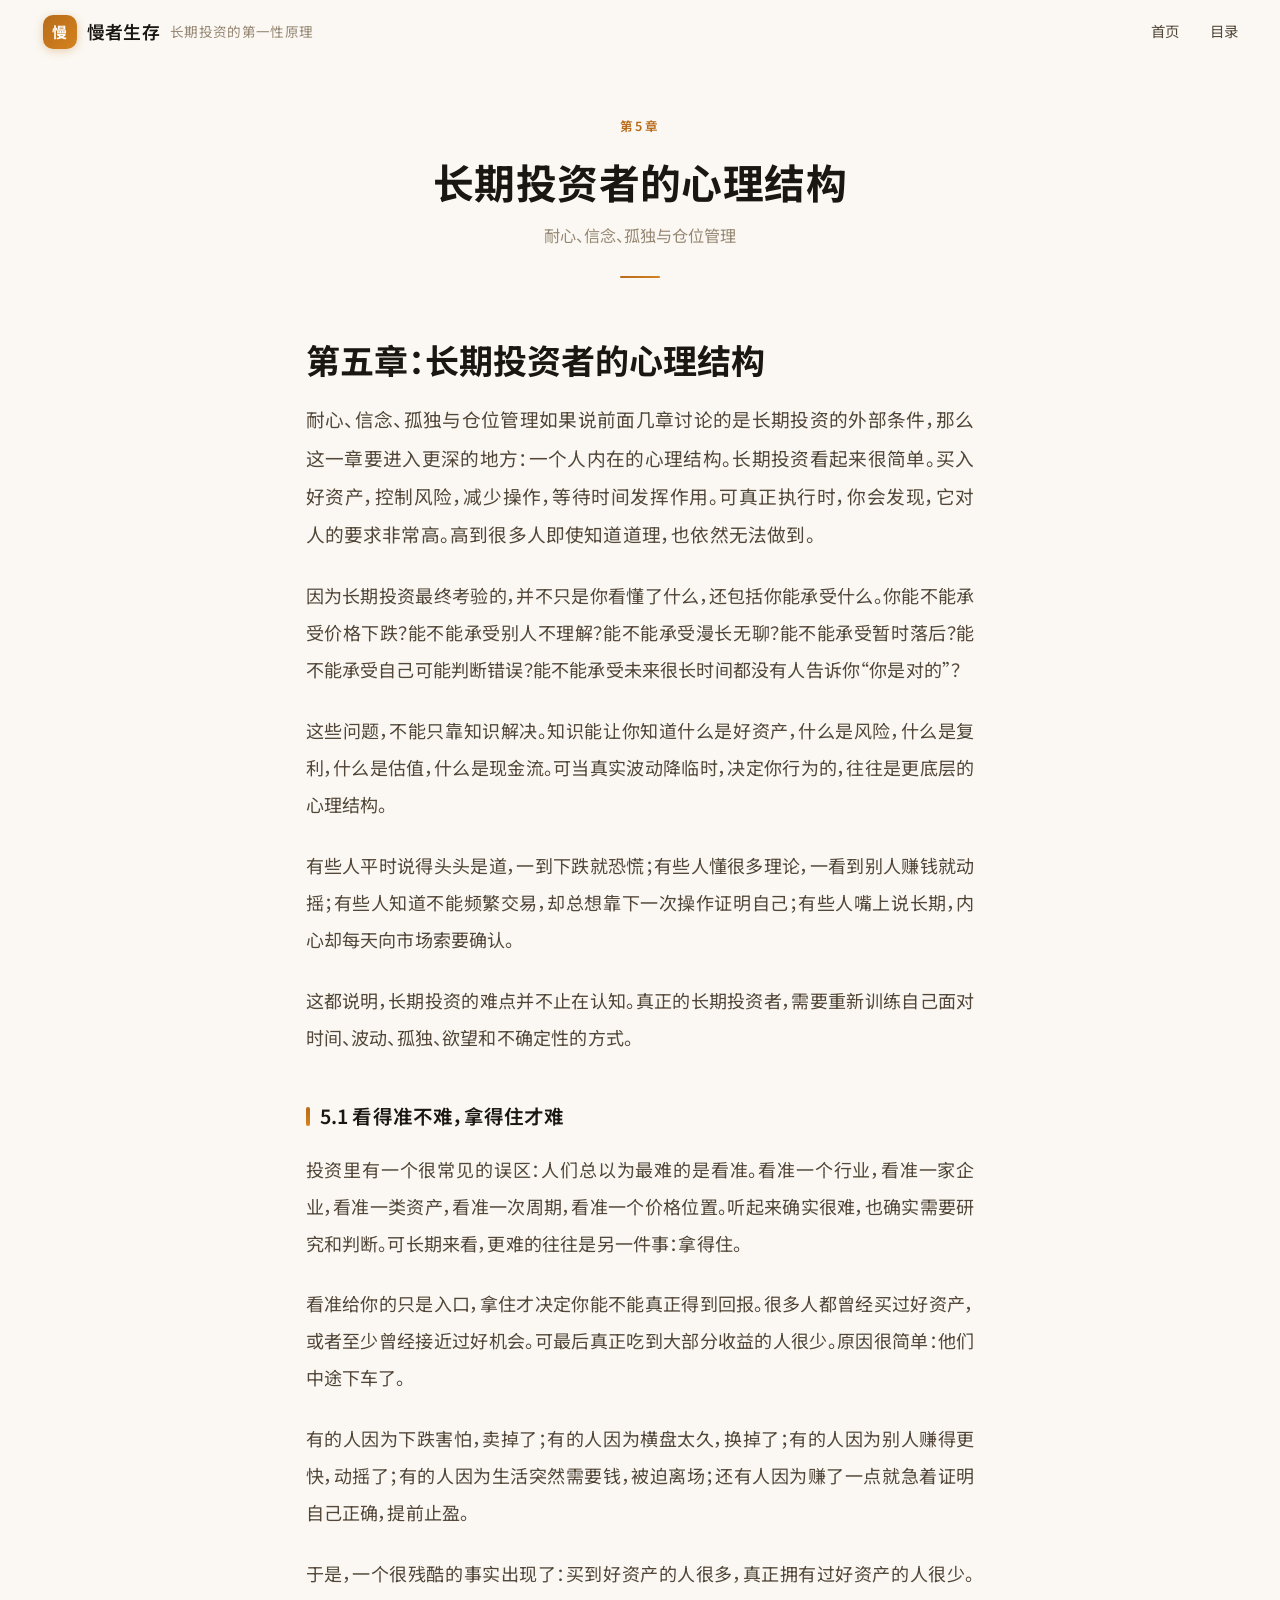
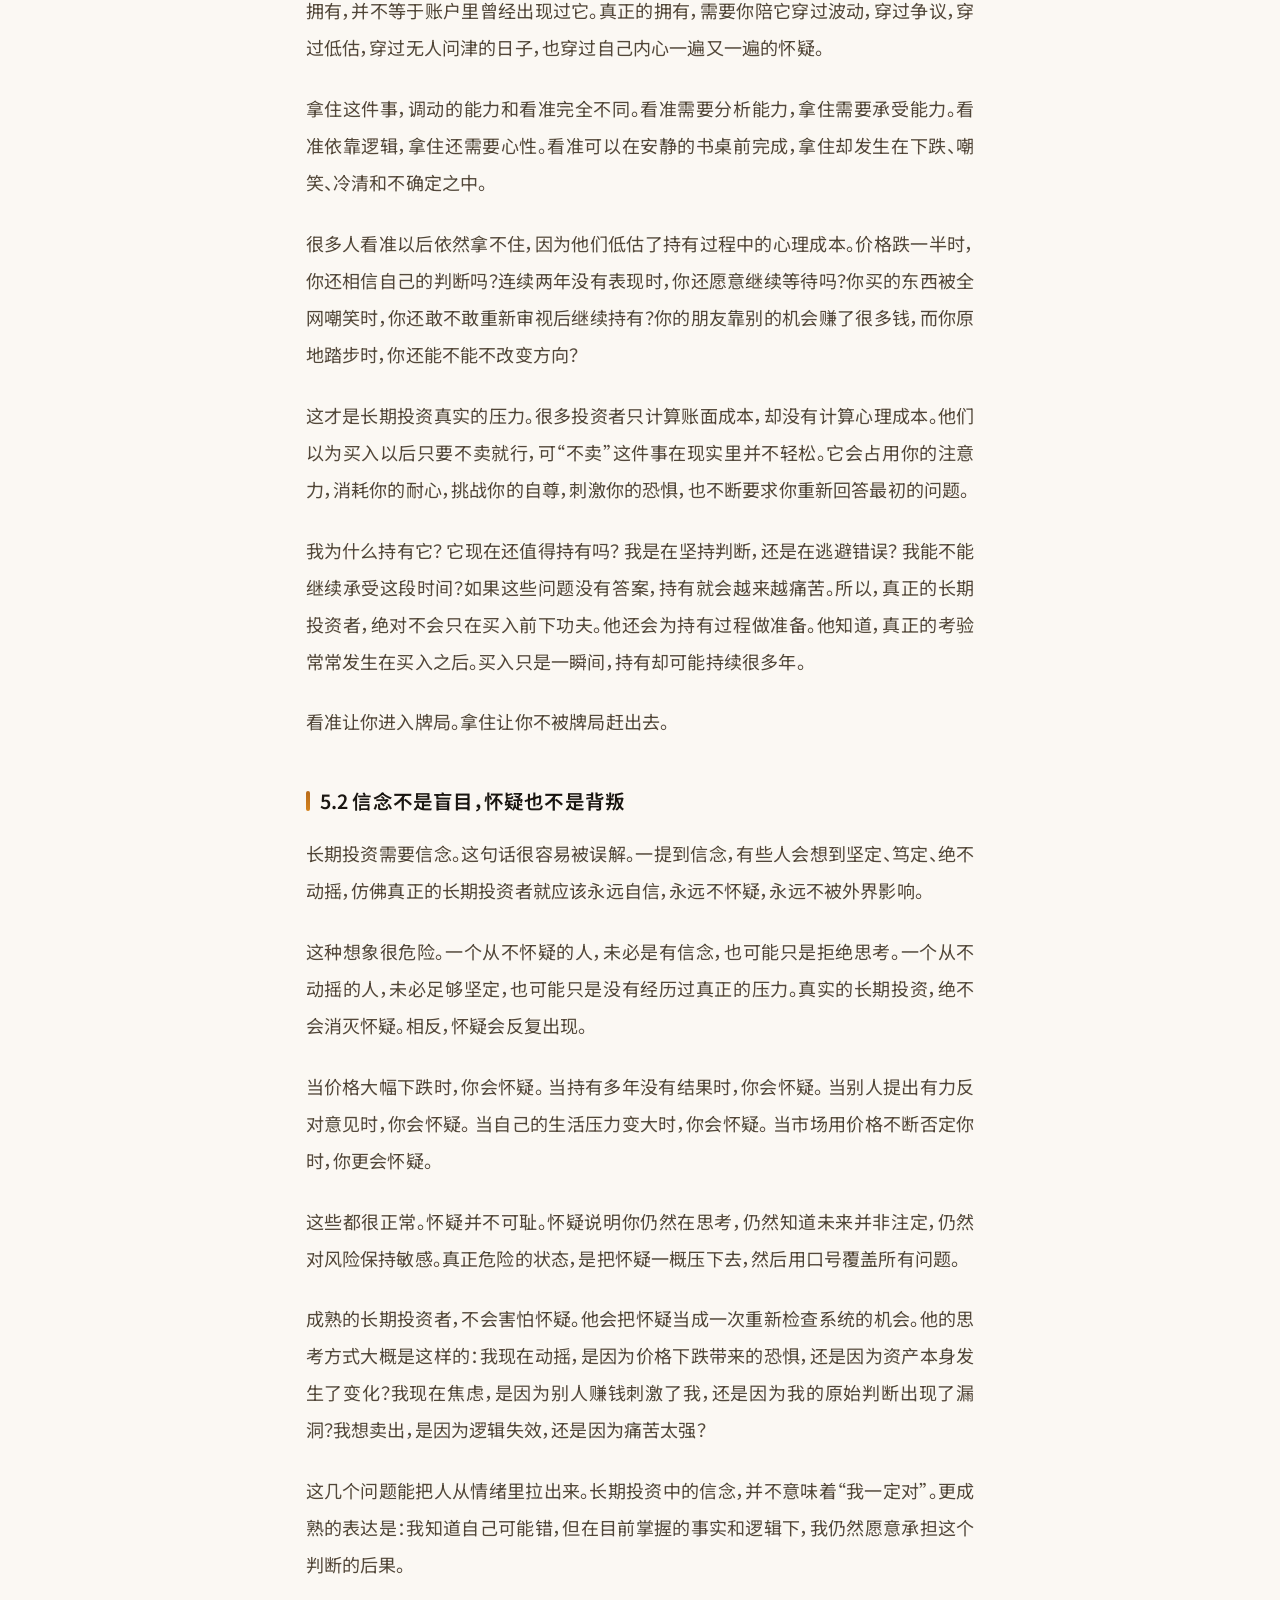
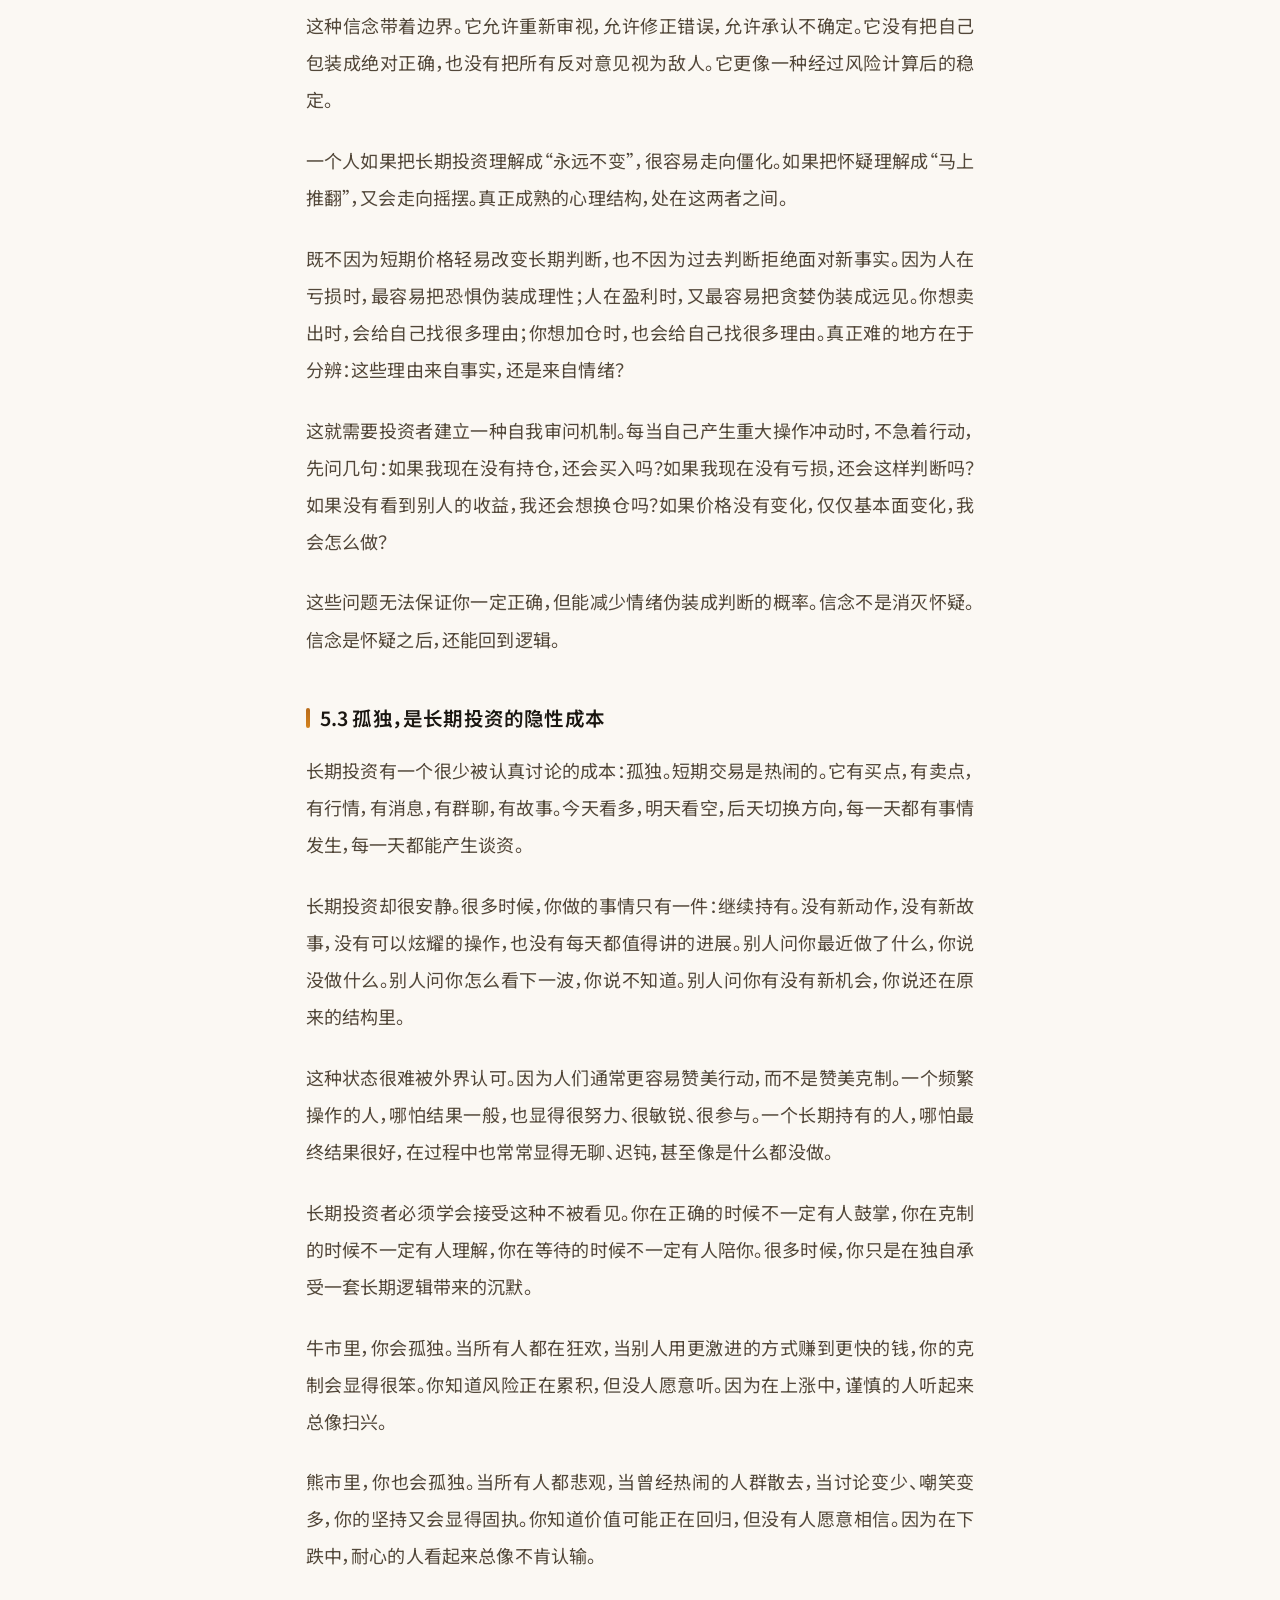
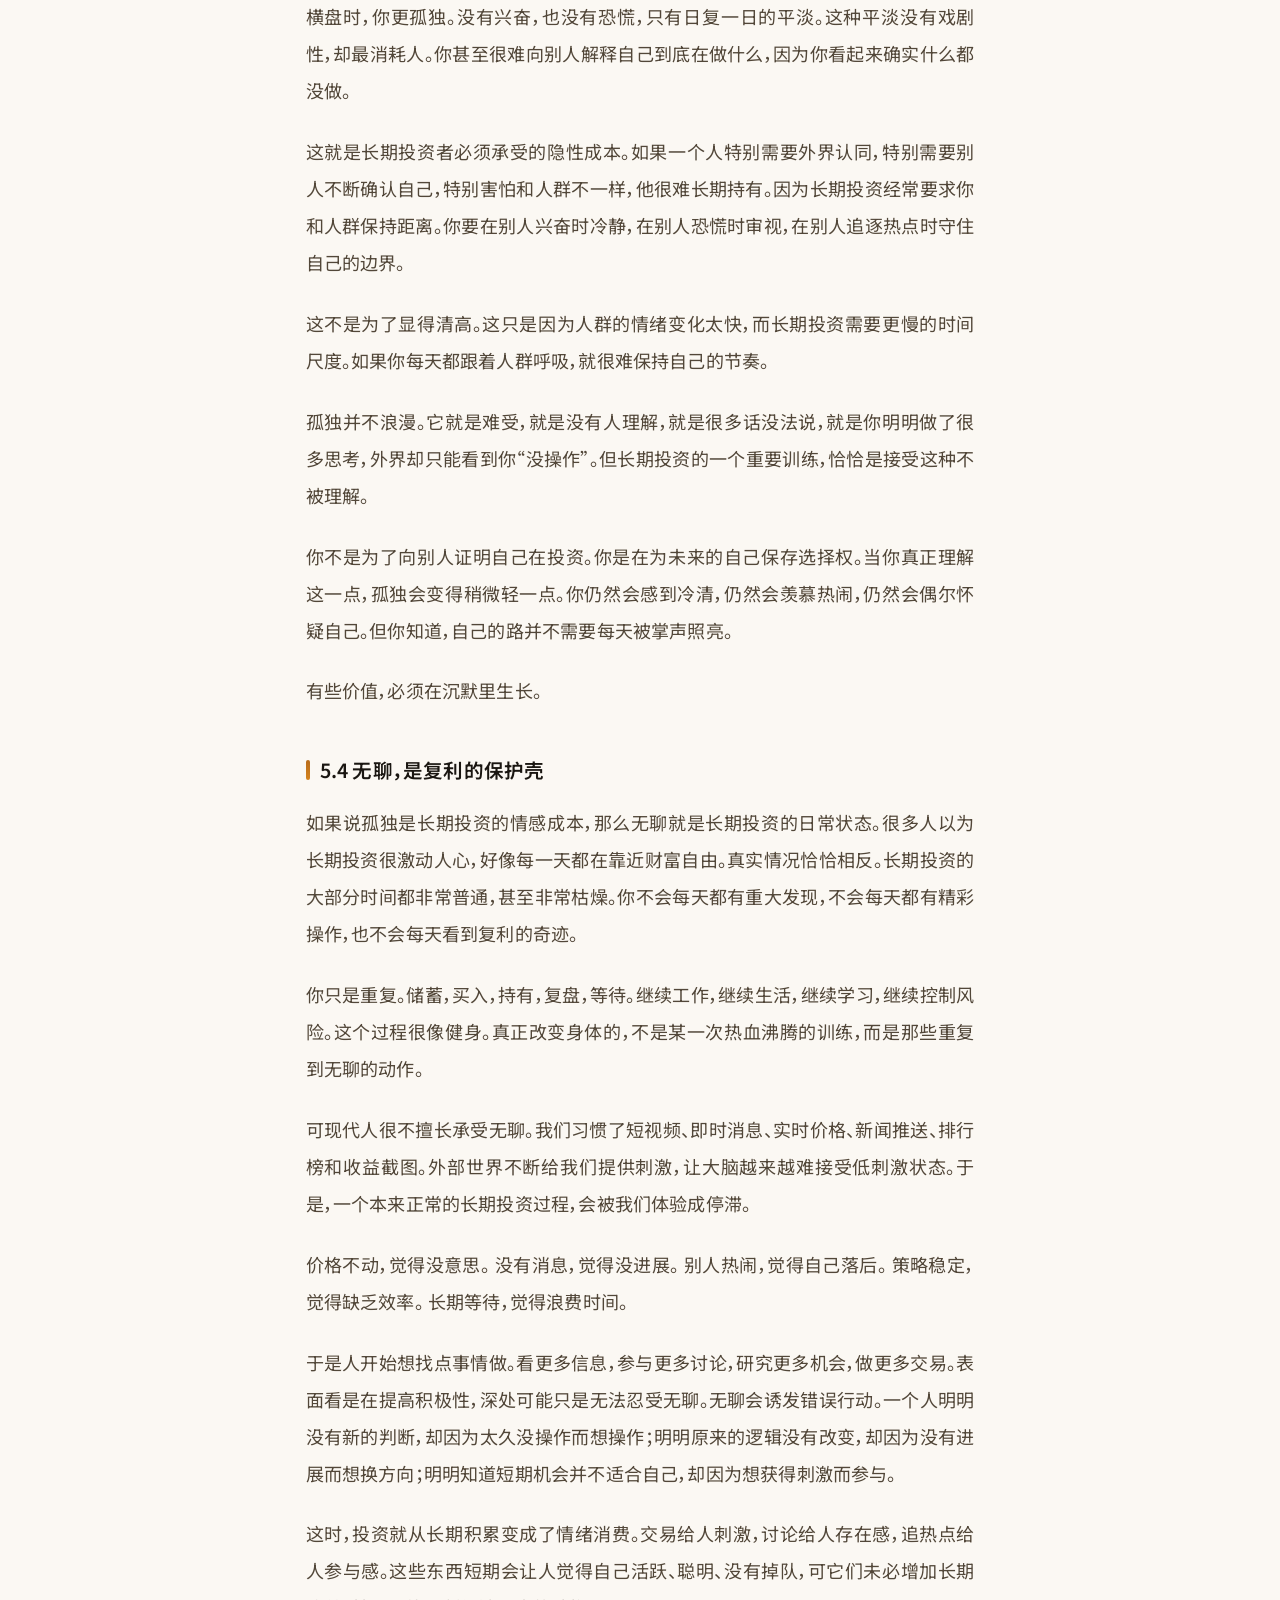
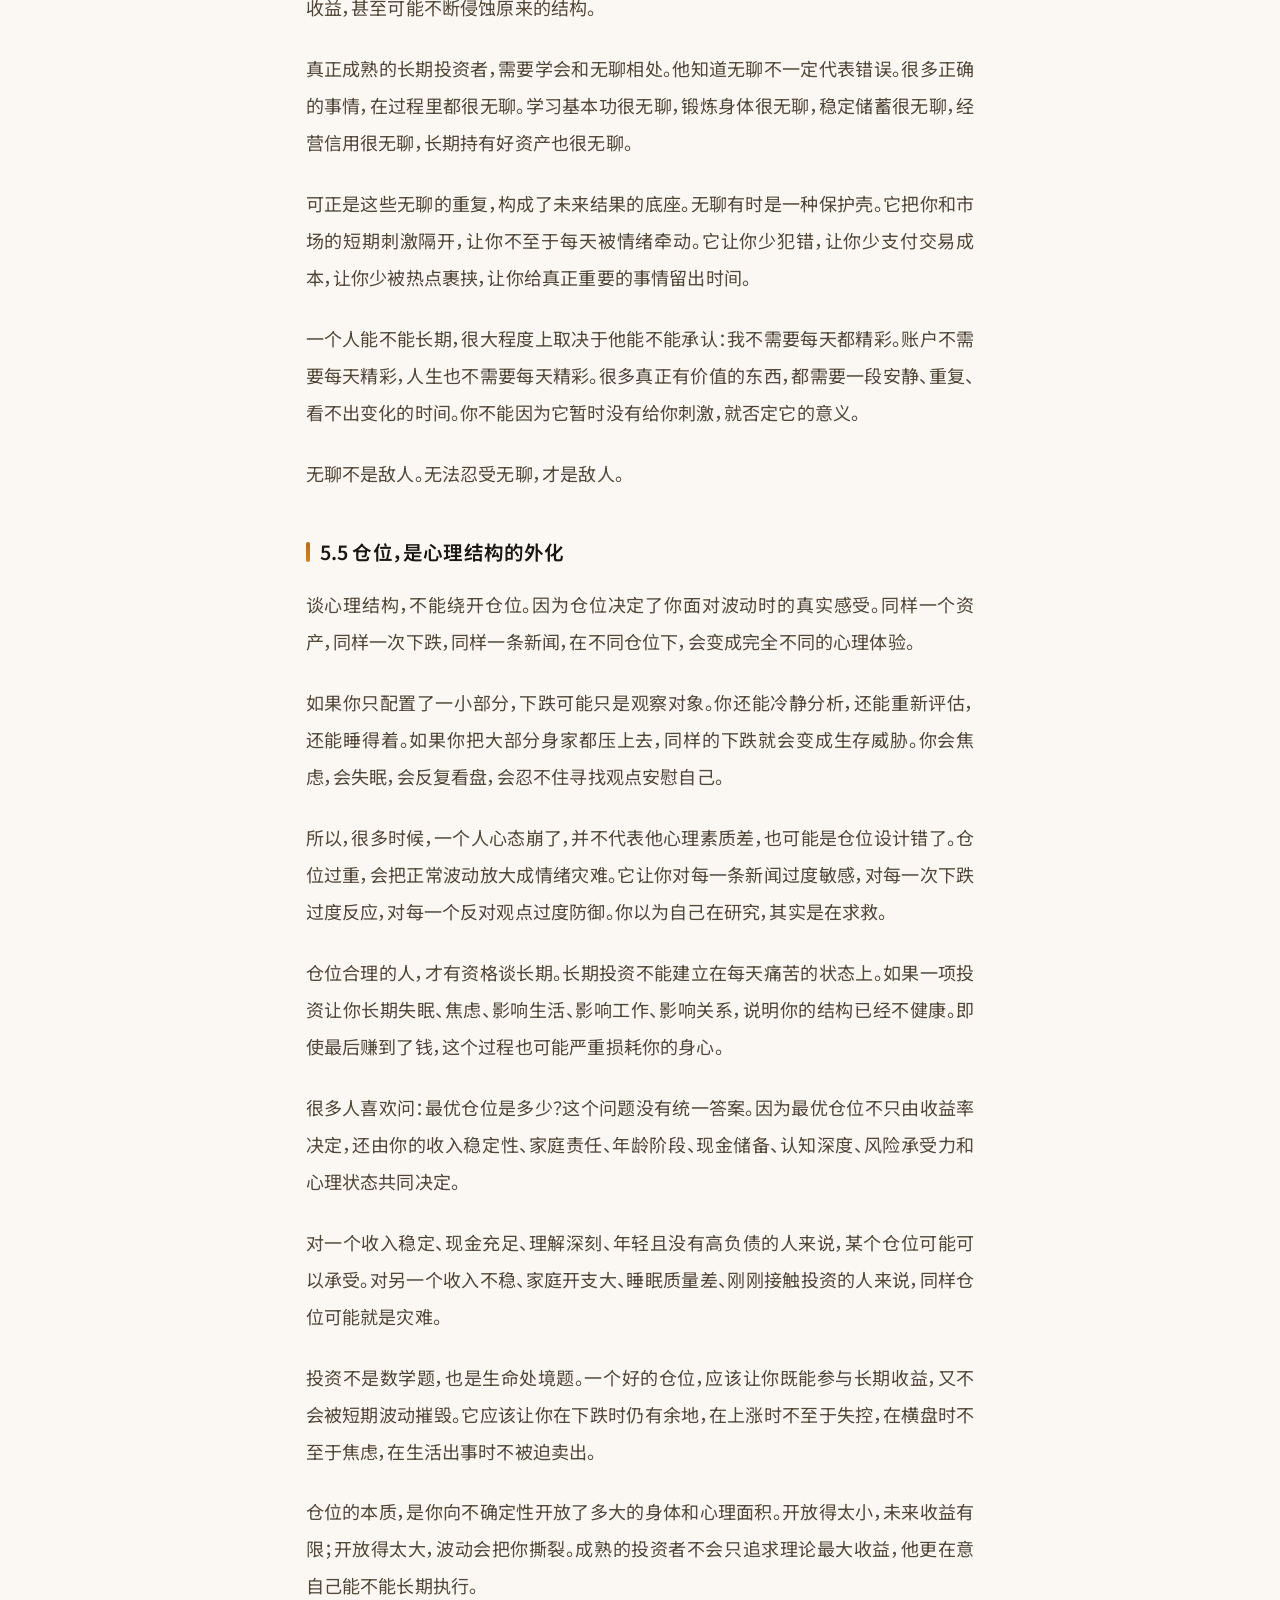
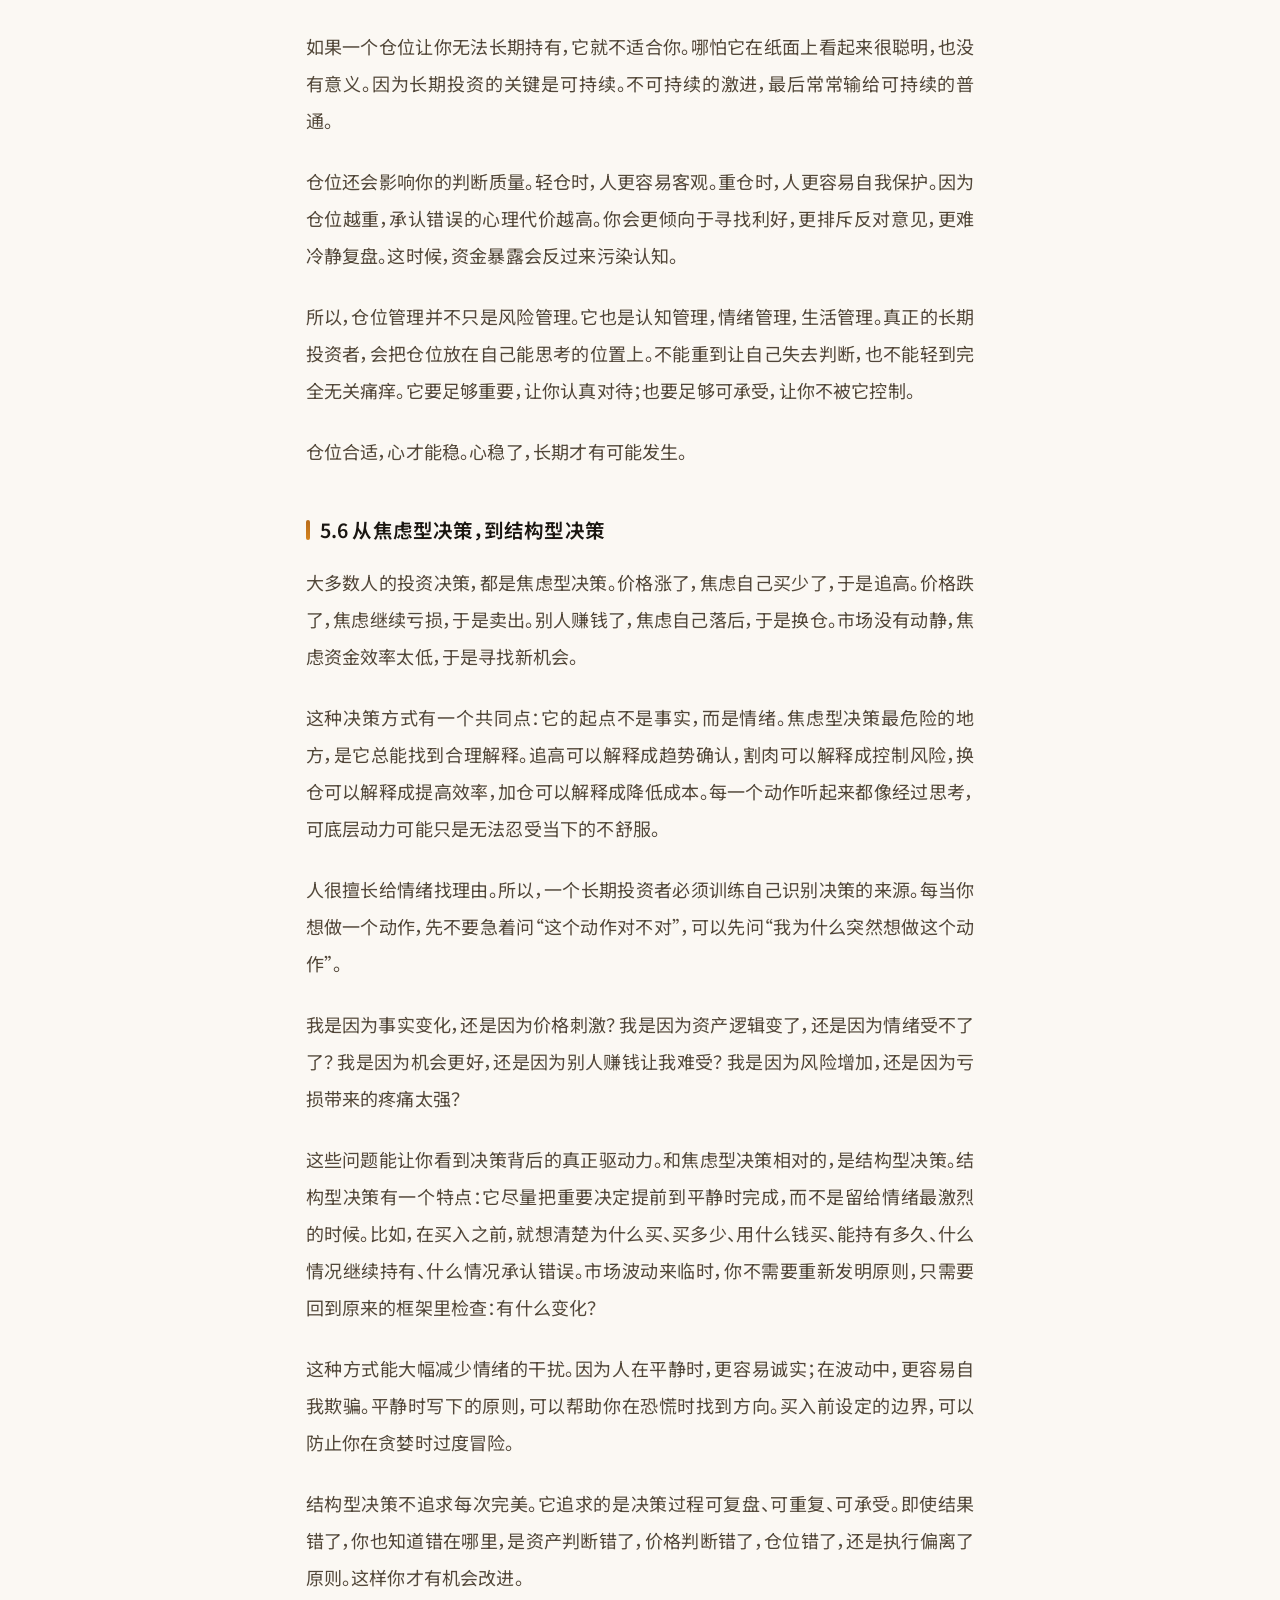
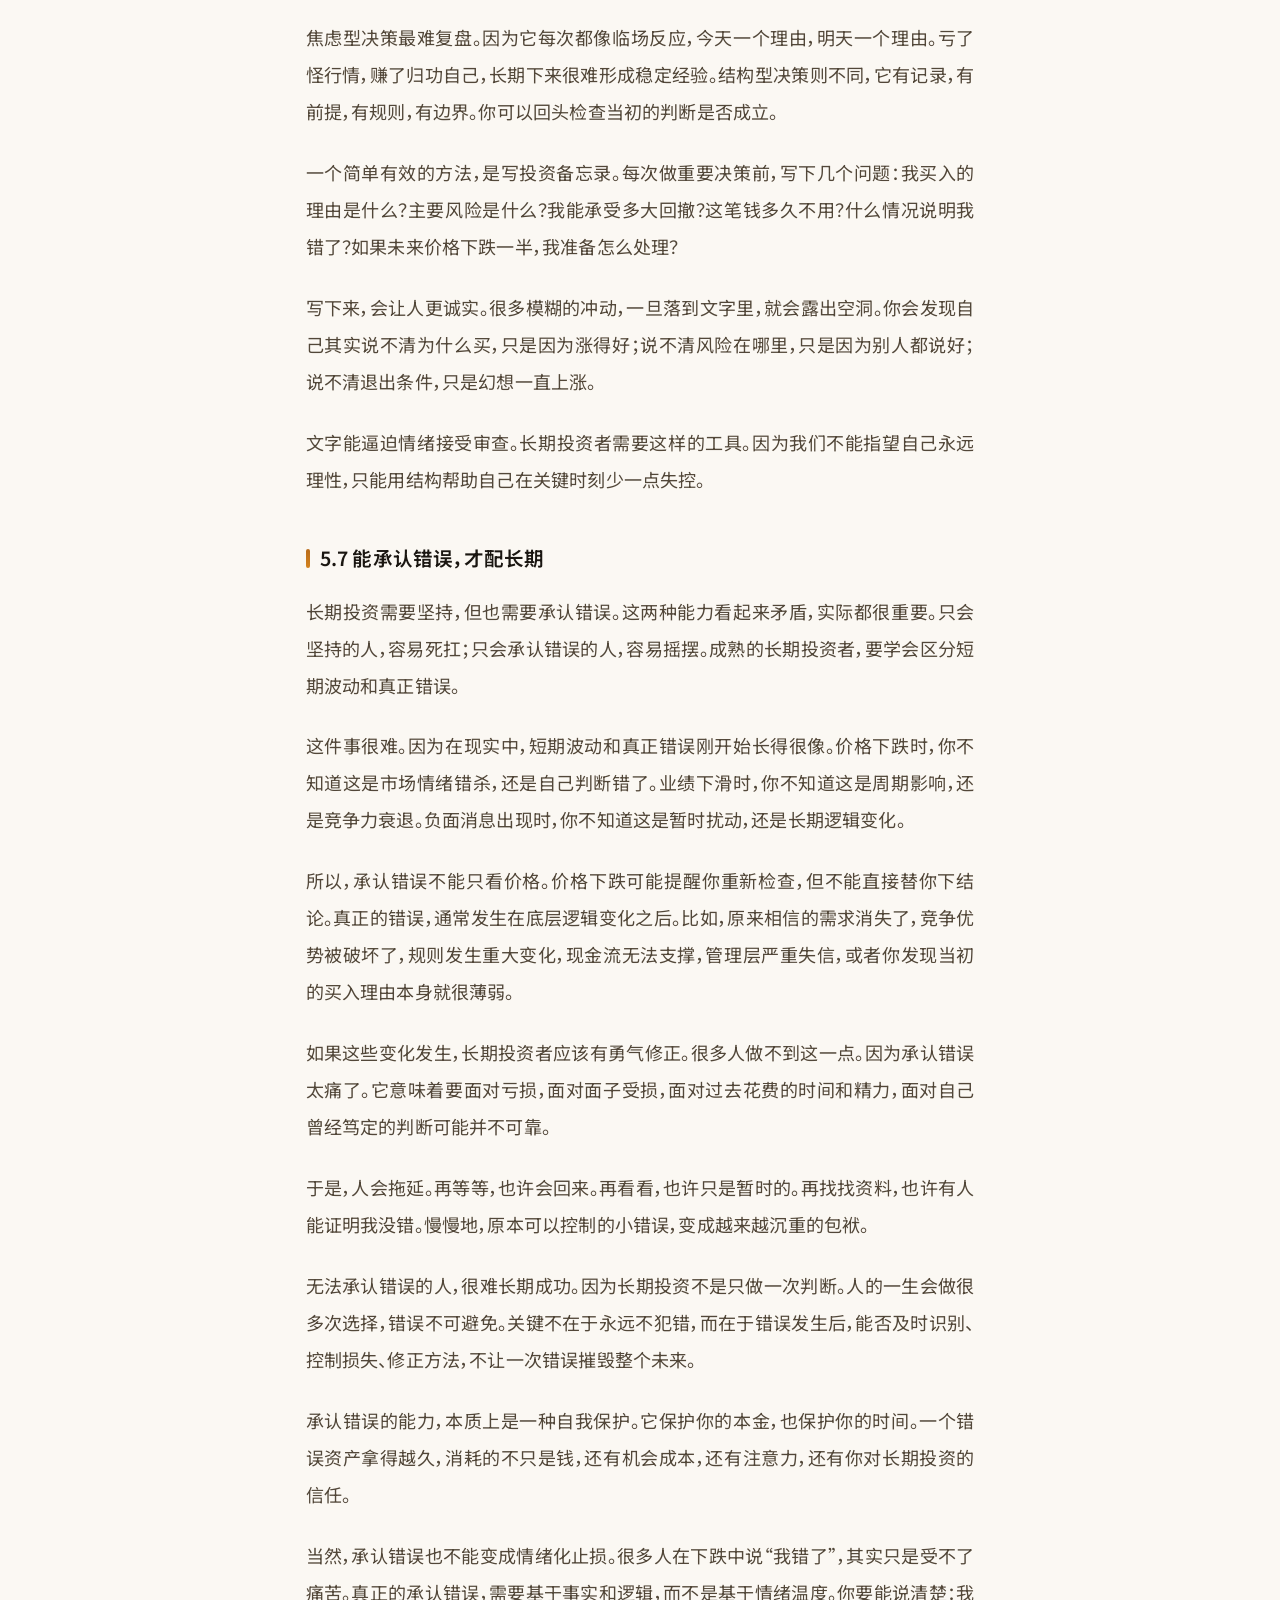
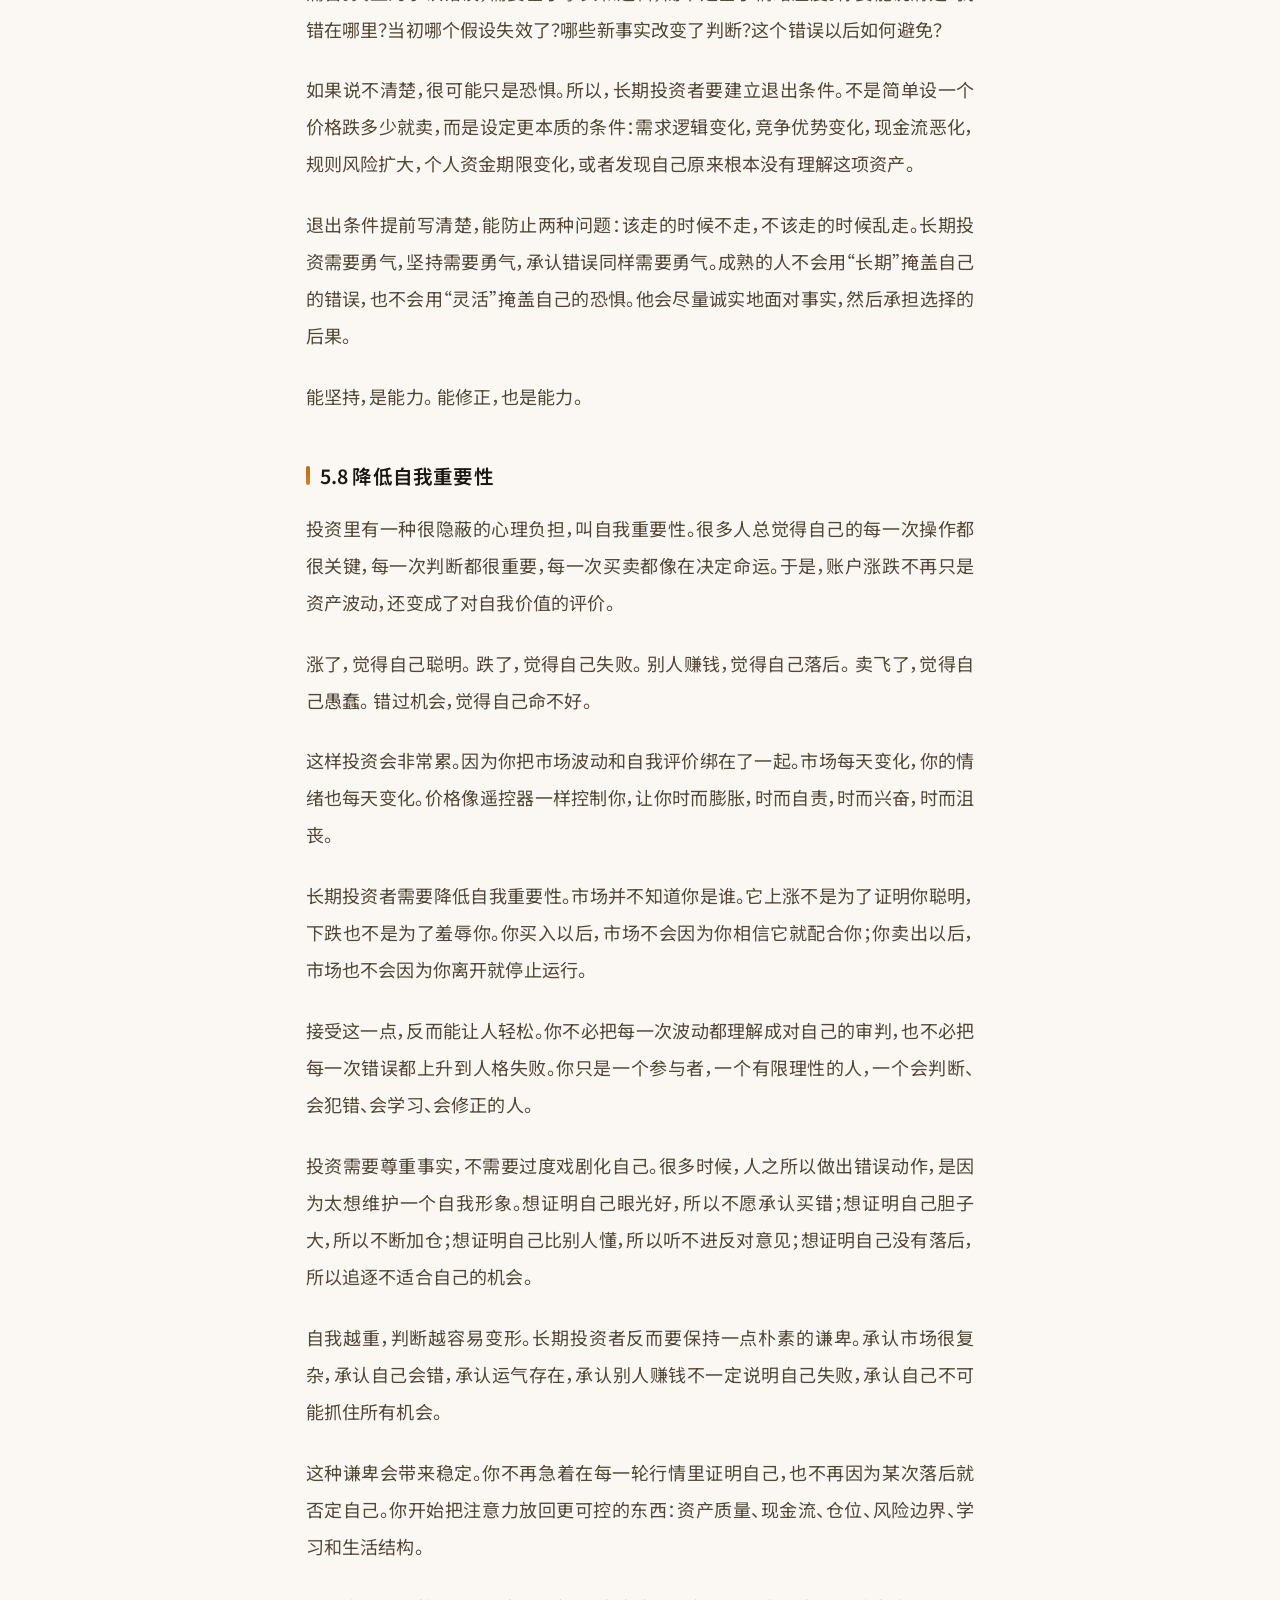
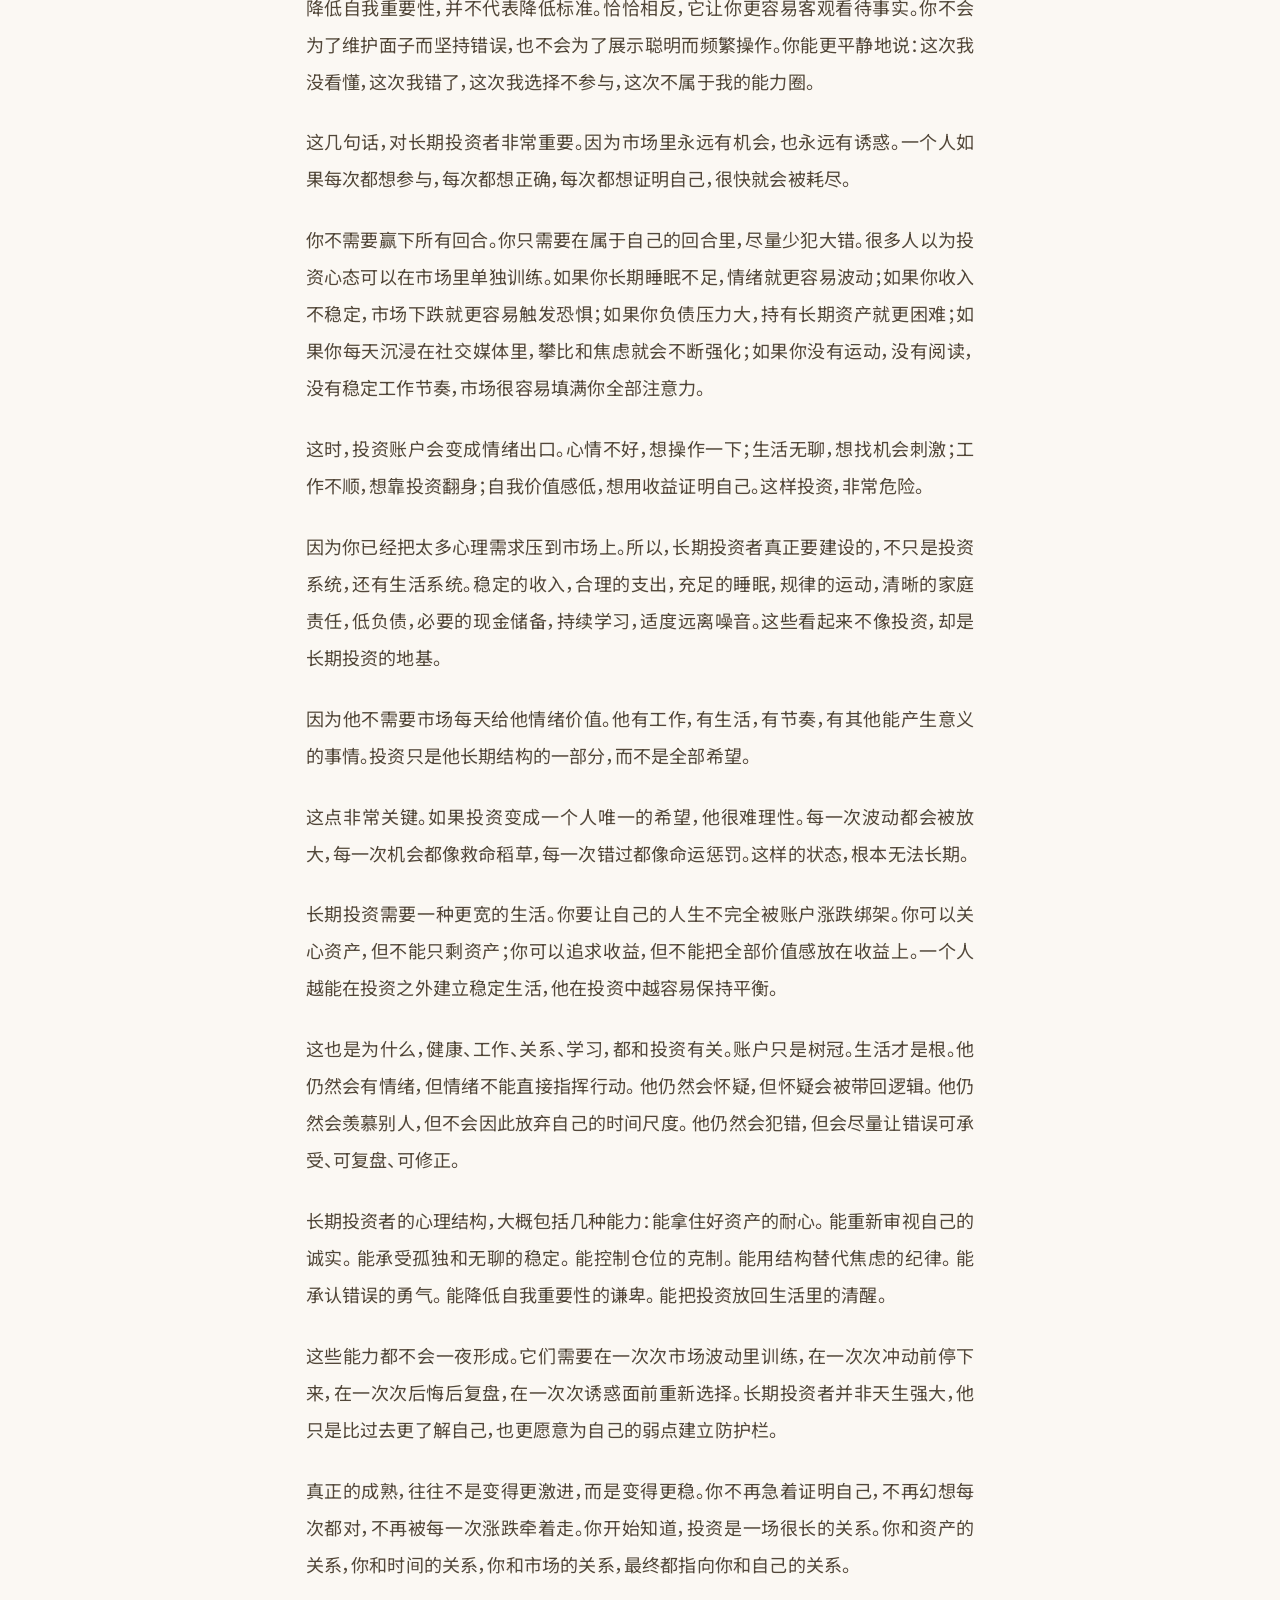
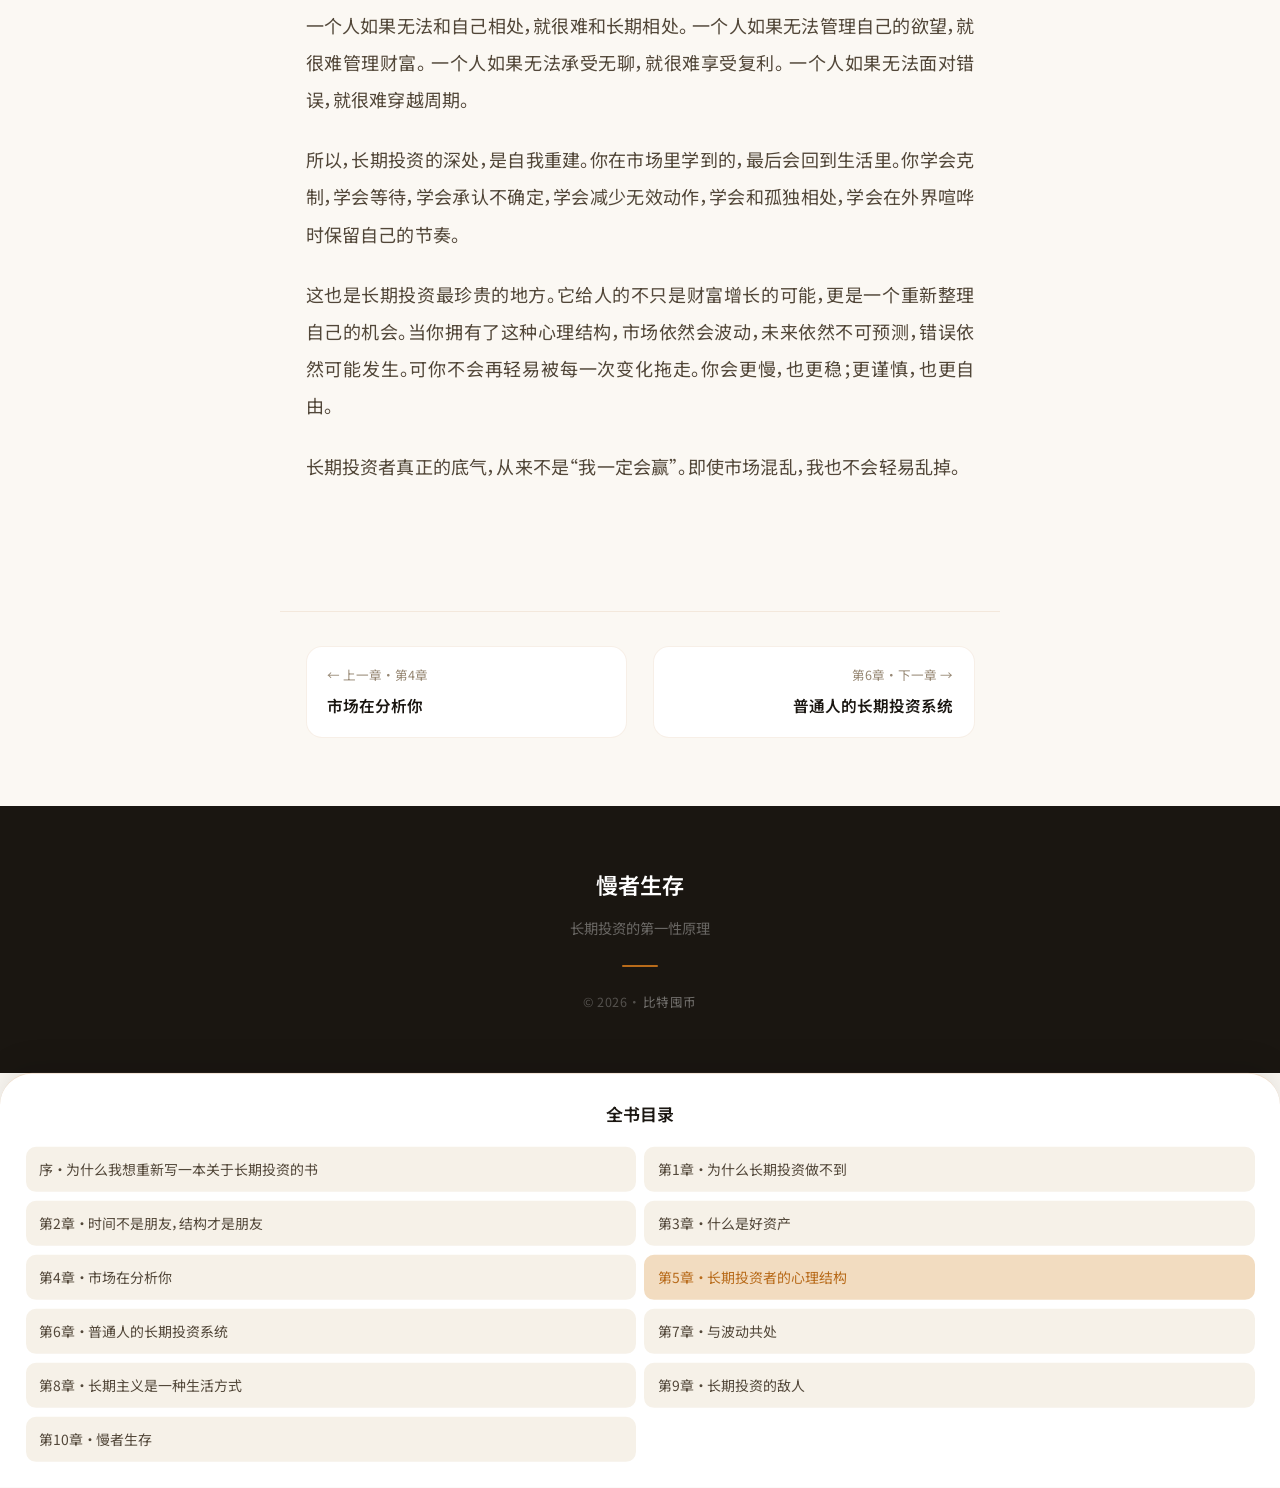
<file: chapter5.html>
<!DOCTYPE html>
<html lang="zh-CN">
<head>
  <meta charset="UTF-8">
  <meta name="viewport" content="width=device-width, initial-scale=1.0, maximum-scale=5.0">
  <title>长期投资者的心理结构 — 慢者生存</title>
  <meta name="description" content="耐心、信念、孤独与仓位管理。《慢者生存》第5章，探讨长期投资的第一性原理。">
  <meta name="keywords" content="长期投资,长期投资者的心理结构,耐心、信念、孤独与仓位管理,慢者生存,投资心理学">
  <meta name="author" content="比特囤币">

  <meta property="og:type" content="article">
  <meta property="og:title" content="长期投资者的心理结构 — 慢者生存">
  <meta property="og:description" content="耐心、信念、孤独与仓位管理">
  <meta property="og:locale" content="zh_CN">
  <meta property="og:site_name" content="慢者生存">

  <meta name="twitter:card" content="summary">
  <meta name="twitter:title" content="长期投资者的心理结构 — 慢者生存">

  <link rel="canonical" href="https://hold.btchao.com/chapter5.html">

  <!-- DNS 预解析 -->
  <link rel="dns-prefetch" href="//fonts.googleapis.com">
  <link rel="dns-prefetch" href="//fonts.gstatic.com">

  <!-- 预加载关键资源 -->
  <link rel="preload" href="style.css" as="style">
  <link rel="preload" href="script.js" as="script">

  <!-- 移动端 & PWA -->
  <meta name="theme-color" content="#FBF8F3">
  <meta name="apple-mobile-web-app-capable" content="yes">
  <meta name="apple-mobile-web-app-status-bar-style" content="default">
  <meta name="apple-mobile-web-app-title" content="慢者生存">
  <meta name="mobile-web-app-capable" content="yes">

  <!-- 结构化数据链接增强 -->
  <link rel="alternate" hreflang="zh-CN" href="https://hold.btchao.com/chapter5.html">
  <link rel="alternate" hreflang="x-default" href="https://hold.btchao.com/chapter5.html">

  <!-- Open Graph 增强 -->
  <meta property="og:url" content="https://hold.btchao.com/chapter5.html">
  <meta property="og:site_name" content="慢者生存">
  <meta name="format-detection" content="telephone=no">

  <!-- Fonts -->
  <link rel="preconnect" href="https://fonts.googleapis.com">
  <link rel="preconnect" href="https://fonts.gstatic.com" crossorigin>
  <link href="https://fonts.googleapis.com/css2?family=Noto+Sans+SC:wght@400;500;600;700&display=swap" rel="stylesheet">

  <link rel="manifest" href="manifest.json">
  <link rel="icon" href="data:image/svg+xml,<svg xmlns='http://www.w3.org/2000/svg' width='64' height='64' viewBox='0 0 64 64'><rect width='64' height='64' rx='12' fill='%23B86B1A'/><text x='32' y='44' font-size='32' font-weight='bold' text-anchor='middle' fill='white' font-family='sans-serif'>慢</text></svg>">
  <link rel="stylesheet" href="style.css">

  <!-- JSON-LD 结构化数据 -->
  <script type="application/ld+json">
  {
    "@context": "https://schema.org",
    "@type": "Article",
    "headline": "长期投资者的心理结构",
    "description": "耐心、信念、孤独与仓位管理",
    "isPartOf": {
      "@type": "Book",
      "name": "慢者生存",
      "author": { "@type": "Organization", "name": "比特囤币" }
    },
    "inLanguage": "zh-CN"
  },
    "url": "https://hold.btchao.com/chapter5.html",
    "author": { "@type": "Organization", "name": "比特囤币", "url": "https://www.btchao.com" }
  </script>
</head>
<body>
  <div class="scroll-progress"></div>

  <nav class="t">
    <a class="nb" href="index.html">
      <div class="ni">慢</div>
      <span>慢者生存</span>
      <span class="nr">长期投资的第一性原理</span>
    </a>
    <div class="nav-links">
      <a href="index.html">首页</a>
      <a href="#contents">目录</a>
    </div>
    <button class="nav-menu-btn" aria-label="目录">
      <svg width="20" height="20" viewBox="0 0 20 20" fill="currentColor"><path d="M3 5h14v2H3V5zm0 4h14v2H3V9zm0 4h14v2H3v-2z"/></svg>
    </button>
  </nav>

  <aside class="toc-sidebar">
          <ul>
              <li><a href="#51">5.1 看得准不难，拿得住才难</a></li>
              <li><a href="#52">5.2 信念不是盲目，怀疑也不是背叛</a></li>
              <li><a href="#53">5.3 孤独，是长期投资的隐性成本</a></li>
              <li><a href="#54">5.4 无聊，是复利的保护壳</a></li>
              <li><a href="#55">5.5 仓位，是心理结构的外化</a></li>
              <li><a href="#56">5.6 从焦虑型决策，到结构型决策</a></li>
              <li><a href="#57">5.7 能承认错误，才配长期</a></li>
              <li><a href="#58">5.8 降低自我重要性</a></li>
          </ul>
        </aside>

  <div class="article-wrap">
    <div class="article-header">
      <div class="eyebrow">第5章</div>
      <h1>长期投资者的心理结构</h1>
      <div class="subtitle">耐心、信念、孤独与仓位管理</div>
      <div class="divider"></div>
    </div>

    <article class="al">
            <h1>第五章：长期投资者的心理结构</h1>
            <p>耐心、信念、孤独与仓位管理如果说前面几章讨论的是长期投资的外部条件，那么这一章要进入更深的地方：一个人内在的心理结构。长期投资看起来很简单。买入好资产，控制风险，减少操作，等待时间发挥作用。可真正执行时，你会发现，它对人的要求非常高。高到很多人即使知道道理，也依然无法做到。</p>
            <p>因为长期投资最终考验的，并不只是你看懂了什么，还包括你能承受什么。你能不能承受价格下跌？能不能承受别人不理解？能不能承受漫长无聊？能不能承受暂时落后？能不能承受自己可能判断错误？能不能承受未来很长时间都没有人告诉你“你是对的”？</p>
            <p>这些问题，不能只靠知识解决。知识能让你知道什么是好资产，什么是风险，什么是复利，什么是估值，什么是现金流。可当真实波动降临时，决定你行为的，往往是更底层的心理结构。</p>
            <p>有些人平时说得头头是道，一到下跌就恐慌；有些人懂很多理论，一看到别人赚钱就动摇；有些人知道不能频繁交易，却总想靠下一次操作证明自己；有些人嘴上说长期，内心却每天向市场索要确认。</p>
            <p>这都说明，长期投资的难点并不止在认知。真正的长期投资者，需要重新训练自己面对时间、波动、孤独、欲望和不确定性的方式。</p>
            <h3 id="51">5.1 看得准不难，拿得住才难</h3>
            <p>投资里有一个很常见的误区：人们总以为最难的是看准。看准一个行业，看准一家企业，看准一类资产，看准一次周期，看准一个价格位置。听起来确实很难，也确实需要研究和判断。可长期来看，更难的往往是另一件事：拿得住。</p>
            <p>看准给你的只是入口，拿住才决定你能不能真正得到回报。很多人都曾经买过好资产，或者至少曾经接近过好机会。可最后真正吃到大部分收益的人很少。原因很简单：他们中途下车了。</p>
            <p>有的人因为下跌害怕，卖掉了；有的人因为横盘太久，换掉了；有的人因为别人赚得更快，动摇了；有的人因为生活突然需要钱，被迫离场；还有人因为赚了一点就急着证明自己正确，提前止盈。</p>
            <p>于是，一个很残酷的事实出现了：买到好资产的人很多，真正拥有过好资产的人很少。拥有，并不等于账户里曾经出现过它。真正的拥有，需要你陪它穿过波动，穿过争议，穿过低估，穿过无人问津的日子，也穿过自己内心一遍又一遍的怀疑。</p>
            <p>拿住这件事，调动的能力和看准完全不同。看准需要分析能力，拿住需要承受能力。看准依靠逻辑，拿住还需要心性。看准可以在安静的书桌前完成，拿住却发生在下跌、嘲笑、冷清和不确定之中。</p>
            <p>很多人看准以后依然拿不住，因为他们低估了持有过程中的心理成本。价格跌一半时，你还相信自己的判断吗？连续两年没有表现时，你还愿意继续等待吗？你买的东西被全网嘲笑时，你还敢不敢重新审视后继续持有？你的朋友靠别的机会赚了很多钱，而你原地踏步时，你还能不能不改变方向？</p>
            <p>这才是长期投资真实的压力。很多投资者只计算账面成本，却没有计算心理成本。他们以为买入以后只要不卖就行，可“不卖”这件事在现实里并不轻松。它会占用你的注意力，消耗你的耐心，挑战你的自尊，刺激你的恐惧，也不断要求你重新回答最初的问题。</p>
            <p>我为什么持有它？
它现在还值得持有吗？
我是在坚持判断，还是在逃避错误？
我能不能继续承受这段时间？如果这些问题没有答案，持有就会越来越痛苦。所以，真正的长期投资者，绝对不会只在买入前下功夫。他还会为持有过程做准备。他知道，真正的考验常常发生在买入之后。买入只是一瞬间，持有却可能持续很多年。</p>
            <p>看准让你进入牌局。拿住让你不被牌局赶出去。</p>
            <h3 id="52">5.2 信念不是盲目，怀疑也不是背叛</h3>
            <p>长期投资需要信念。这句话很容易被误解。一提到信念，有些人会想到坚定、笃定、绝不动摇，仿佛真正的长期投资者就应该永远自信，永远不怀疑，永远不被外界影响。</p>
            <p>这种想象很危险。一个从不怀疑的人，未必是有信念，也可能只是拒绝思考。一个从不动摇的人，未必足够坚定，也可能只是没有经历过真正的压力。真实的长期投资，绝不会消灭怀疑。相反，怀疑会反复出现。</p>
            <p>当价格大幅下跌时，你会怀疑。
当持有多年没有结果时，你会怀疑。
当别人提出有力反对意见时，你会怀疑。
当自己的生活压力变大时，你会怀疑。
当市场用价格不断否定你时，你更会怀疑。</p>
            <p>这些都很正常。怀疑并不可耻。怀疑说明你仍然在思考，仍然知道未来并非注定，仍然对风险保持敏感。真正危险的状态，是把怀疑一概压下去，然后用口号覆盖所有问题。</p>
            <p>成熟的长期投资者，不会害怕怀疑。他会把怀疑当成一次重新检查系统的机会。他的思考方式大概是这样的：我现在动摇，是因为价格下跌带来的恐惧，还是因为资产本身发生了变化？我现在焦虑，是因为别人赚钱刺激了我，还是因为我的原始判断出现了漏洞？我想卖出，是因为逻辑失效，还是因为痛苦太强？</p>
            <p>这几个问题能把人从情绪里拉出来。长期投资中的信念，并不意味着“我一定对”。更成熟的表达是：我知道自己可能错，但在目前掌握的事实和逻辑下，我仍然愿意承担这个判断的后果。</p>
            <p>这种信念带着边界。它允许重新审视，允许修正错误，允许承认不确定。它没有把自己包装成绝对正确，也没有把所有反对意见视为敌人。它更像一种经过风险计算后的稳定。</p>
            <p>一个人如果把长期投资理解成“永远不变”，很容易走向僵化。如果把怀疑理解成“马上推翻”，又会走向摇摆。真正成熟的心理结构，处在这两者之间。</p>
            <p>既不因为短期价格轻易改变长期判断，也不因为过去判断拒绝面对新事实。因为人在亏损时，最容易把恐惧伪装成理性；人在盈利时，又最容易把贪婪伪装成远见。你想卖出时，会给自己找很多理由；你想加仓时，也会给自己找很多理由。真正难的地方在于分辨：这些理由来自事实，还是来自情绪？</p>
            <p>这就需要投资者建立一种自我审问机制。每当自己产生重大操作冲动时，不急着行动，先问几句：如果我现在没有持仓，还会买入吗？如果我现在没有亏损，还会这样判断吗？如果没有看到别人的收益，我还会想换仓吗？如果价格没有变化，仅仅基本面变化，我会怎么做？</p>
            <p>这些问题无法保证你一定正确，但能减少情绪伪装成判断的概率。信念不是消灭怀疑。信念是怀疑之后，还能回到逻辑。</p>
            <h3 id="53">5.3 孤独，是长期投资的隐性成本</h3>
            <p>长期投资有一个很少被认真讨论的成本：孤独。短期交易是热闹的。它有买点，有卖点，有行情，有消息，有群聊，有故事。今天看多，明天看空，后天切换方向，每一天都有事情发生，每一天都能产生谈资。</p>
            <p>长期投资却很安静。很多时候，你做的事情只有一件：继续持有。没有新动作，没有新故事，没有可以炫耀的操作，也没有每天都值得讲的进展。别人问你最近做了什么，你说没做什么。别人问你怎么看下一波，你说不知道。别人问你有没有新机会，你说还在原来的结构里。</p>
            <p>这种状态很难被外界认可。因为人们通常更容易赞美行动，而不是赞美克制。一个频繁操作的人，哪怕结果一般，也显得很努力、很敏锐、很参与。一个长期持有的人，哪怕最终结果很好，在过程中也常常显得无聊、迟钝，甚至像是什么都没做。</p>
            <p>长期投资者必须学会接受这种不被看见。你在正确的时候不一定有人鼓掌，你在克制的时候不一定有人理解，你在等待的时候不一定有人陪你。很多时候，你只是在独自承受一套长期逻辑带来的沉默。</p>
            <p>牛市里，你会孤独。当所有人都在狂欢，当别人用更激进的方式赚到更快的钱，你的克制会显得很笨。你知道风险正在累积，但没人愿意听。因为在上涨中，谨慎的人听起来总像扫兴。</p>
            <p>熊市里，你也会孤独。当所有人都悲观，当曾经热闹的人群散去，当讨论变少、嘲笑变多，你的坚持又会显得固执。你知道价值可能正在回归，但没有人愿意相信。因为在下跌中，耐心的人看起来总像不肯认输。</p>
            <p>横盘时，你更孤独。没有兴奋，也没有恐慌，只有日复一日的平淡。这种平淡没有戏剧性，却最消耗人。你甚至很难向别人解释自己到底在做什么，因为你看起来确实什么都没做。</p>
            <p>这就是长期投资者必须承受的隐性成本。如果一个人特别需要外界认同，特别需要别人不断确认自己，特别害怕和人群不一样，他很难长期持有。因为长期投资经常要求你和人群保持距离。你要在别人兴奋时冷静，在别人恐慌时审视，在别人追逐热点时守住自己的边界。</p>
            <p>这不是为了显得清高。这只是因为人群的情绪变化太快，而长期投资需要更慢的时间尺度。如果你每天都跟着人群呼吸，就很难保持自己的节奏。</p>
            <p>孤独并不浪漫。它就是难受，就是没有人理解，就是很多话没法说，就是你明明做了很多思考，外界却只能看到你“没操作”。但长期投资的一个重要训练，恰恰是接受这种不被理解。</p>
            <p>你不是为了向别人证明自己在投资。你是在为未来的自己保存选择权。当你真正理解这一点，孤独会变得稍微轻一点。你仍然会感到冷清，仍然会羡慕热闹，仍然会偶尔怀疑自己。但你知道，自己的路并不需要每天被掌声照亮。</p>
            <p>有些价值，必须在沉默里生长。</p>
            <h3 id="54">5.4 无聊，是复利的保护壳</h3>
            <p>如果说孤独是长期投资的情感成本，那么无聊就是长期投资的日常状态。很多人以为长期投资很激动人心，好像每一天都在靠近财富自由。真实情况恰恰相反。长期投资的大部分时间都非常普通，甚至非常枯燥。你不会每天都有重大发现，不会每天都有精彩操作，也不会每天看到复利的奇迹。</p>
            <p>你只是重复。储蓄，买入，持有，复盘，等待。继续工作，继续生活，继续学习，继续控制风险。这个过程很像健身。真正改变身体的，不是某一次热血沸腾的训练，而是那些重复到无聊的动作。</p>
            <p>可现代人很不擅长承受无聊。我们习惯了短视频、即时消息、实时价格、新闻推送、排行榜和收益截图。外部世界不断给我们提供刺激，让大脑越来越难接受低刺激状态。于是，一个本来正常的长期投资过程，会被我们体验成停滞。</p>
            <p>价格不动，觉得没意思。
没有消息，觉得没进展。
别人热闹，觉得自己落后。
策略稳定，觉得缺乏效率。
长期等待，觉得浪费时间。</p>
            <p>于是人开始想找点事情做。看更多信息，参与更多讨论，研究更多机会，做更多交易。表面看是在提高积极性，深处可能只是无法忍受无聊。无聊会诱发错误行动。一个人明明没有新的判断，却因为太久没操作而想操作；明明原来的逻辑没有改变，却因为没有进展而想换方向；明明知道短期机会并不适合自己，却因为想获得刺激而参与。</p>
            <p>这时，投资就从长期积累变成了情绪消费。交易给人刺激，讨论给人存在感，追热点给人参与感。这些东西短期会让人觉得自己活跃、聪明、没有掉队，可它们未必增加长期收益，甚至可能不断侵蚀原来的结构。</p>
            <p>真正成熟的长期投资者，需要学会和无聊相处。他知道无聊不一定代表错误。很多正确的事情，在过程里都很无聊。学习基本功很无聊，锻炼身体很无聊，稳定储蓄很无聊，经营信用很无聊，长期持有好资产也很无聊。</p>
            <p>可正是这些无聊的重复，构成了未来结果的底座。无聊有时是一种保护壳。它把你和市场的短期刺激隔开，让你不至于每天被情绪牵动。它让你少犯错，让你少支付交易成本，让你少被热点裹挟，让你给真正重要的事情留出时间。</p>
            <p>一个人能不能长期，很大程度上取决于他能不能承认：我不需要每天都精彩。账户不需要每天精彩，人生也不需要每天精彩。很多真正有价值的东西，都需要一段安静、重复、看不出变化的时间。你不能因为它暂时没有给你刺激，就否定它的意义。</p>
            <p>无聊不是敌人。无法忍受无聊，才是敌人。</p>
            <h3 id="55">5.5 仓位，是心理结构的外化</h3>
            <p>谈心理结构，不能绕开仓位。因为仓位决定了你面对波动时的真实感受。同样一个资产，同样一次下跌，同样一条新闻，在不同仓位下，会变成完全不同的心理体验。</p>
            <p>如果你只配置了一小部分，下跌可能只是观察对象。你还能冷静分析，还能重新评估，还能睡得着。如果你把大部分身家都压上去，同样的下跌就会变成生存威胁。你会焦虑，会失眠，会反复看盘，会忍不住寻找观点安慰自己。</p>
            <p>所以，很多时候，一个人心态崩了，并不代表他心理素质差，也可能是仓位设计错了。仓位过重，会把正常波动放大成情绪灾难。它让你对每一条新闻过度敏感，对每一次下跌过度反应，对每一个反对观点过度防御。你以为自己在研究，其实是在求救。</p>
            <p>仓位合理的人，才有资格谈长期。长期投资不能建立在每天痛苦的状态上。如果一项投资让你长期失眠、焦虑、影响生活、影响工作、影响关系，说明你的结构已经不健康。即使最后赚到了钱，这个过程也可能严重损耗你的身心。</p>
            <p>很多人喜欢问：最优仓位是多少？这个问题没有统一答案。因为最优仓位不只由收益率决定，还由你的收入稳定性、家庭责任、年龄阶段、现金储备、认知深度、风险承受力和心理状态共同决定。</p>
            <p>对一个收入稳定、现金充足、理解深刻、年轻且没有高负债的人来说，某个仓位可能可以承受。对另一个收入不稳、家庭开支大、睡眠质量差、刚刚接触投资的人来说，同样仓位可能就是灾难。</p>
            <p>投资不是数学题，也是生命处境题。一个好的仓位，应该让你既能参与长期收益，又不会被短期波动摧毁。它应该让你在下跌时仍有余地，在上涨时不至于失控，在横盘时不至于焦虑，在生活出事时不被迫卖出。</p>
            <p>仓位的本质，是你向不确定性开放了多大的身体和心理面积。开放得太小，未来收益有限；开放得太大，波动会把你撕裂。成熟的投资者不会只追求理论最大收益，他更在意自己能不能长期执行。</p>
            <p>如果一个仓位让你无法长期持有，它就不适合你。哪怕它在纸面上看起来很聪明，也没有意义。因为长期投资的关键是可持续。不可持续的激进，最后常常输给可持续的普通。</p>
            <p>仓位还会影响你的判断质量。轻仓时，人更容易客观。重仓时，人更容易自我保护。因为仓位越重，承认错误的心理代价越高。你会更倾向于寻找利好，更排斥反对意见，更难冷静复盘。这时候，资金暴露会反过来污染认知。</p>
            <p>所以，仓位管理并不只是风险管理。它也是认知管理，情绪管理，生活管理。真正的长期投资者，会把仓位放在自己能思考的位置上。不能重到让自己失去判断，也不能轻到完全无关痛痒。它要足够重要，让你认真对待；也要足够可承受，让你不被它控制。</p>
            <p>仓位合适，心才能稳。心稳了，长期才有可能发生。</p>
            <h3 id="56">5.6 从焦虑型决策，到结构型决策</h3>
            <p>大多数人的投资决策，都是焦虑型决策。价格涨了，焦虑自己买少了，于是追高。价格跌了，焦虑继续亏损，于是卖出。别人赚钱了，焦虑自己落后，于是换仓。市场没有动静，焦虑资金效率太低，于是寻找新机会。</p>
            <p>这种决策方式有一个共同点：它的起点不是事实，而是情绪。焦虑型决策最危险的地方，是它总能找到合理解释。追高可以解释成趋势确认，割肉可以解释成控制风险，换仓可以解释成提高效率，加仓可以解释成降低成本。每一个动作听起来都像经过思考，可底层动力可能只是无法忍受当下的不舒服。</p>
            <p>人很擅长给情绪找理由。所以，一个长期投资者必须训练自己识别决策的来源。每当你想做一个动作，先不要急着问“这个动作对不对”，可以先问“我为什么突然想做这个动作”。</p>
            <p>我是因为事实变化，还是因为价格刺激？
我是因为资产逻辑变了，还是因为情绪受不了了？
我是因为机会更好，还是因为别人赚钱让我难受？
我是因为风险增加，还是因为亏损带来的疼痛太强？</p>
            <p>这些问题能让你看到决策背后的真正驱动力。和焦虑型决策相对的，是结构型决策。结构型决策有一个特点：它尽量把重要决定提前到平静时完成，而不是留给情绪最激烈的时候。比如，在买入之前，就想清楚为什么买、买多少、用什么钱买、能持有多久、什么情况继续持有、什么情况承认错误。市场波动来临时，你不需要重新发明原则，只需要回到原来的框架里检查：有什么变化？</p>
            <p>这种方式能大幅减少情绪的干扰。因为人在平静时，更容易诚实；在波动中，更容易自我欺骗。平静时写下的原则，可以帮助你在恐慌时找到方向。买入前设定的边界，可以防止你在贪婪时过度冒险。</p>
            <p>结构型决策不追求每次完美。它追求的是决策过程可复盘、可重复、可承受。即使结果错了，你也知道错在哪里，是资产判断错了，价格判断错了，仓位错了，还是执行偏离了原则。这样你才有机会改进。</p>
            <p>焦虑型决策最难复盘。因为它每次都像临场反应，今天一个理由，明天一个理由。亏了怪行情，赚了归功自己，长期下来很难形成稳定经验。结构型决策则不同，它有记录，有前提，有规则，有边界。你可以回头检查当初的判断是否成立。</p>
            <p>一个简单有效的方法，是写投资备忘录。每次做重要决策前，写下几个问题：我买入的理由是什么？主要风险是什么？我能承受多大回撤？这笔钱多久不用？什么情况说明我错了？如果未来价格下跌一半，我准备怎么处理？</p>
            <p>写下来，会让人更诚实。很多模糊的冲动，一旦落到文字里，就会露出空洞。你会发现自己其实说不清为什么买，只是因为涨得好；说不清风险在哪里，只是因为别人都说好；说不清退出条件，只是幻想一直上涨。</p>
            <p>文字能逼迫情绪接受审查。长期投资者需要这样的工具。因为我们不能指望自己永远理性，只能用结构帮助自己在关键时刻少一点失控。</p>
            <h3 id="57">5.7 能承认错误，才配长期</h3>
            <p>长期投资需要坚持，但也需要承认错误。这两种能力看起来矛盾，实际都很重要。只会坚持的人，容易死扛；只会承认错误的人，容易摇摆。成熟的长期投资者，要学会区分短期波动和真正错误。</p>
            <p>这件事很难。因为在现实中，短期波动和真正错误刚开始长得很像。价格下跌时，你不知道这是市场情绪错杀，还是自己判断错了。业绩下滑时，你不知道这是周期影响，还是竞争力衰退。负面消息出现时，你不知道这是暂时扰动，还是长期逻辑变化。</p>
            <p>所以，承认错误不能只看价格。价格下跌可能提醒你重新检查，但不能直接替你下结论。真正的错误，通常发生在底层逻辑变化之后。比如，原来相信的需求消失了，竞争优势被破坏了，规则发生重大变化，现金流无法支撑，管理层严重失信，或者你发现当初的买入理由本身就很薄弱。</p>
            <p>如果这些变化发生，长期投资者应该有勇气修正。很多人做不到这一点。因为承认错误太痛了。它意味着要面对亏损，面对面子受损，面对过去花费的时间和精力，面对自己曾经笃定的判断可能并不可靠。</p>
            <p>于是，人会拖延。再等等，也许会回来。再看看，也许只是暂时的。再找找资料，也许有人能证明我没错。慢慢地，原本可以控制的小错误，变成越来越沉重的包袱。</p>
            <p>无法承认错误的人，很难长期成功。因为长期投资不是只做一次判断。人的一生会做很多次选择，错误不可避免。关键不在于永远不犯错，而在于错误发生后，能否及时识别、控制损失、修正方法，不让一次错误摧毁整个未来。</p>
            <p>承认错误的能力，本质上是一种自我保护。它保护你的本金，也保护你的时间。一个错误资产拿得越久，消耗的不只是钱，还有机会成本，还有注意力，还有你对长期投资的信任。</p>
            <p>当然，承认错误也不能变成情绪化止损。很多人在下跌中说“我错了”，其实只是受不了痛苦。真正的承认错误，需要基于事实和逻辑，而不是基于情绪温度。你要能说清楚：我错在哪里？当初哪个假设失效了？哪些新事实改变了判断？这个错误以后如何避免？</p>
            <p>如果说不清楚，很可能只是恐惧。所以，长期投资者要建立退出条件。不是简单设一个价格跌多少就卖，而是设定更本质的条件：需求逻辑变化，竞争优势变化，现金流恶化，规则风险扩大，个人资金期限变化，或者发现自己原来根本没有理解这项资产。</p>
            <p>退出条件提前写清楚，能防止两种问题：该走的时候不走，不该走的时候乱走。长期投资需要勇气，坚持需要勇气，承认错误同样需要勇气。成熟的人不会用“长期”掩盖自己的错误，也不会用“灵活”掩盖自己的恐惧。他会尽量诚实地面对事实，然后承担选择的后果。</p>
            <p>能坚持，是能力。
能修正，也是能力。</p>
            <h3 id="58">5.8 降低自我重要性</h3>
            <p>投资里有一种很隐蔽的心理负担，叫自我重要性。很多人总觉得自己的每一次操作都很关键，每一次判断都很重要，每一次买卖都像在决定命运。于是，账户涨跌不再只是资产波动，还变成了对自我价值的评价。</p>
            <p>涨了，觉得自己聪明。
跌了，觉得自己失败。
别人赚钱，觉得自己落后。
卖飞了，觉得自己愚蠢。
错过机会，觉得自己命不好。</p>
            <p>这样投资会非常累。因为你把市场波动和自我评价绑在了一起。市场每天变化，你的情绪也每天变化。价格像遥控器一样控制你，让你时而膨胀，时而自责，时而兴奋，时而沮丧。</p>
            <p>长期投资者需要降低自我重要性。市场并不知道你是谁。它上涨不是为了证明你聪明，下跌也不是为了羞辱你。你买入以后，市场不会因为你相信它就配合你；你卖出以后，市场也不会因为你离开就停止运行。</p>
            <p>接受这一点，反而能让人轻松。你不必把每一次波动都理解成对自己的审判，也不必把每一次错误都上升到人格失败。你只是一个参与者，一个有限理性的人，一个会判断、会犯错、会学习、会修正的人。</p>
            <p>投资需要尊重事实，不需要过度戏剧化自己。很多时候，人之所以做出错误动作，是因为太想维护一个自我形象。想证明自己眼光好，所以不愿承认买错；想证明自己胆子大，所以不断加仓；想证明自己比别人懂，所以听不进反对意见；想证明自己没有落后，所以追逐不适合自己的机会。</p>
            <p>自我越重，判断越容易变形。长期投资者反而要保持一点朴素的谦卑。承认市场很复杂，承认自己会错，承认运气存在，承认别人赚钱不一定说明自己失败，承认自己不可能抓住所有机会。</p>
            <p>这种谦卑会带来稳定。你不再急着在每一轮行情里证明自己，也不再因为某次落后就否定自己。你开始把注意力放回更可控的东西：资产质量、现金流、仓位、风险边界、学习和生活结构。</p>
            <p>降低自我重要性，并不代表降低标准。恰恰相反，它让你更容易客观看待事实。你不会为了维护面子而坚持错误，也不会为了展示聪明而频繁操作。你能更平静地说：这次我没看懂，这次我错了，这次我选择不参与，这次不属于我的能力圈。</p>
            <p>这几句话，对长期投资者非常重要。因为市场里永远有机会，也永远有诱惑。一个人如果每次都想参与，每次都想正确，每次都想证明自己，很快就会被耗尽。</p>
            <p>你不需要赢下所有回合。你只需要在属于自己的回合里，尽量少犯大错。很多人以为投资心态可以在市场里单独训练。如果你长期睡眠不足，情绪就更容易波动；如果你收入不稳定，市场下跌就更容易触发恐惧；如果你负债压力大，持有长期资产就更困难；如果你每天沉浸在社交媒体里，攀比和焦虑就会不断强化；如果你没有运动，没有阅读，没有稳定工作节奏，市场很容易填满你全部注意力。</p>
            <p>这时，投资账户会变成情绪出口。心情不好，想操作一下；生活无聊，想找机会刺激；工作不顺，想靠投资翻身；自我价值感低，想用收益证明自己。这样投资，非常危险。</p>
            <p>因为你已经把太多心理需求压到市场上。所以，长期投资者真正要建设的，不只是投资系统，还有生活系统。稳定的收入，合理的支出，充足的睡眠，规律的运动，清晰的家庭责任，低负债，必要的现金储备，持续学习，适度远离噪音。这些看起来不像投资，却是长期投资的地基。</p>
            <p>因为他不需要市场每天给他情绪价值。他有工作，有生活，有节奏，有其他能产生意义的事情。投资只是他长期结构的一部分，而不是全部希望。</p>
            <p>这点非常关键。如果投资变成一个人唯一的希望，他很难理性。每一次波动都会被放大，每一次机会都像救命稻草，每一次错过都像命运惩罚。这样的状态，根本无法长期。</p>
            <p>长期投资需要一种更宽的生活。你要让自己的人生不完全被账户涨跌绑架。你可以关心资产，但不能只剩资产；你可以追求收益，但不能把全部价值感放在收益上。一个人越能在投资之外建立稳定生活，他在投资中越容易保持平衡。</p>
            <p>这也是为什么，健康、工作、关系、学习，都和投资有关。账户只是树冠。生活才是根。他仍然会有情绪，但情绪不能直接指挥行动。
他仍然会怀疑，但怀疑会被带回逻辑。
他仍然会羡慕别人，但不会因此放弃自己的时间尺度。
他仍然会犯错，但会尽量让错误可承受、可复盘、可修正。</p>
            <p>长期投资者的心理结构，大概包括几种能力：能拿住好资产的耐心。
能重新审视自己的诚实。
能承受孤独和无聊的稳定。
能控制仓位的克制。
能用结构替代焦虑的纪律。
能承认错误的勇气。
能降低自我重要性的谦卑。
能把投资放回生活里的清醒。</p>
            <p>这些能力都不会一夜形成。它们需要在一次次市场波动里训练，在一次次冲动前停下来，在一次次后悔后复盘，在一次次诱惑面前重新选择。长期投资者并非天生强大，他只是比过去更了解自己，也更愿意为自己的弱点建立防护栏。</p>
            <p>真正的成熟，往往不是变得更激进，而是变得更稳。你不再急着证明自己，不再幻想每次都对，不再被每一次涨跌牵着走。你开始知道，投资是一场很长的关系。你和资产的关系，你和时间的关系，你和市场的关系，最终都指向你和自己的关系。</p>
            <p>一个人如果无法和自己相处，就很难和长期相处。
一个人如果无法管理自己的欲望，就很难管理财富。
一个人如果无法承受无聊，就很难享受复利。
一个人如果无法面对错误，就很难穿越周期。</p>
            <p>所以，长期投资的深处，是自我重建。你在市场里学到的，最后会回到生活里。你学会克制，学会等待，学会承认不确定，学会减少无效动作，学会和孤独相处，学会在外界喧哗时保留自己的节奏。</p>
            <p>这也是长期投资最珍贵的地方。它给人的不只是财富增长的可能，更是一个重新整理自己的机会。当你拥有了这种心理结构，市场依然会波动，未来依然不可预测，错误依然可能发生。可你不会再轻易被每一次变化拖走。你会更慢，也更稳；更谨慎，也更自由。</p>
            <p>长期投资者真正的底气，从来不是“我一定会赢”。即使市场混乱，我也不会轻易乱掉。</p>
    </article>

    <nav class="chapter-nav" id="contents">
          <a class="cn-link prev" href="chapter4.html">
            <span class="cn-label">← 上一章 · 第4章</span>
            <span class="cn-title">市场在分析你</span>
          </a>
          <a class="cn-link next" href="chapter6.html">
            <span class="cn-label">第6章 · 下一章 →</span>
            <span class="cn-title">普通人的长期投资系统</span>
          </a>
    </nav>
  </div>

  <!-- 移动端目录 -->
  <div class="mobile-toc" role="button" aria-label="打开目录">
    <svg width="18" height="18" viewBox="0 0 20 20" fill="currentColor"><path d="M3 5h14v2H3V5zm0 4h14v2H3V9zm0 4h14v2H3v-2z"/></svg>
  </div>

  <div class="toc-overlay"></div>
  <div class="toc-panel">
    <h4>全书目录</h4>
    <ul>
          <li><a href="preface.html" class="">序 · 为什么我想重新写一本关于长期投资的书</a></li>
          <li><a href="chapter1.html" class="">第1章 · 为什么长期投资做不到</a></li>
          <li><a href="chapter2.html" class="">第2章 · 时间不是朋友，结构才是朋友</a></li>
          <li><a href="chapter3.html" class="">第3章 · 什么是好资产</a></li>
          <li><a href="chapter4.html" class="">第4章 · 市场在分析你</a></li>
          <li><a href="chapter5.html" class="current">第5章 · 长期投资者的心理结构</a></li>
          <li><a href="chapter6.html" class="">第6章 · 普通人的长期投资系统</a></li>
          <li><a href="chapter7.html" class="">第7章 · 与波动共处</a></li>
          <li><a href="chapter8.html" class="">第8章 · 长期主义是一种生活方式</a></li>
          <li><a href="chapter9.html" class="">第9章 · 长期投资的敌人</a></li>
          <li><a href="chapter10.html" class="">第10章 · 慢者生存</a></li>
    </ul>
  </div>

  <div class="back-to-top" role="button" aria-label="回到顶部">
    <svg width="18" height="18" viewBox="0 0 20 20" fill="currentColor"><path d="M10 6l-5 5 1.41 1.41L10 8.83l3.59 3.58L15 11l-5-5z" transform="rotate(180 10 10)"/></svg>
  </div>

  <footer class="ft">
    <div class="ftt">慢者生存</div>
    <div class="ftd">长期投资的第一性原理</div>
    <div class="fth"></div>
    <div class="ftn">© 2026 · <a href="https://www.btchao.com">比特囤币</a></div>
  </footer>

  <script src="script.js"></script>
</body>
</html>
</file>
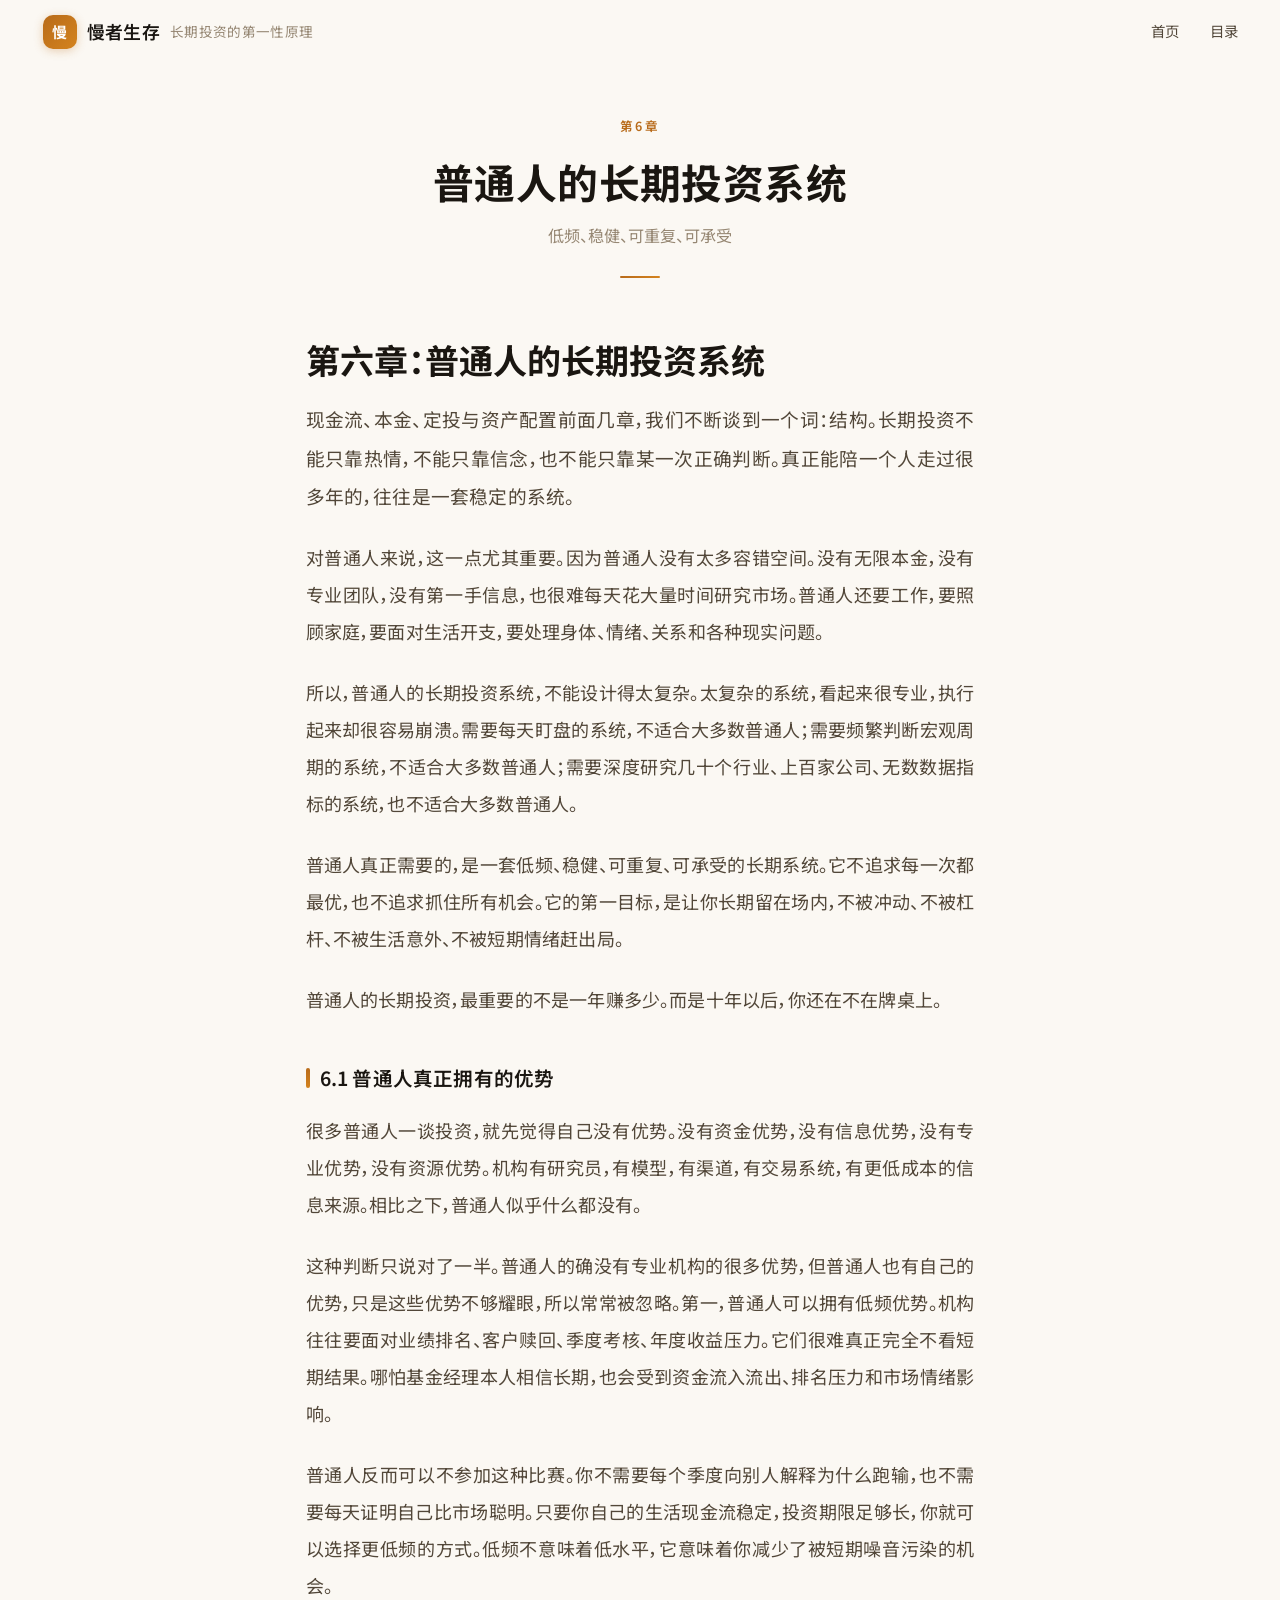
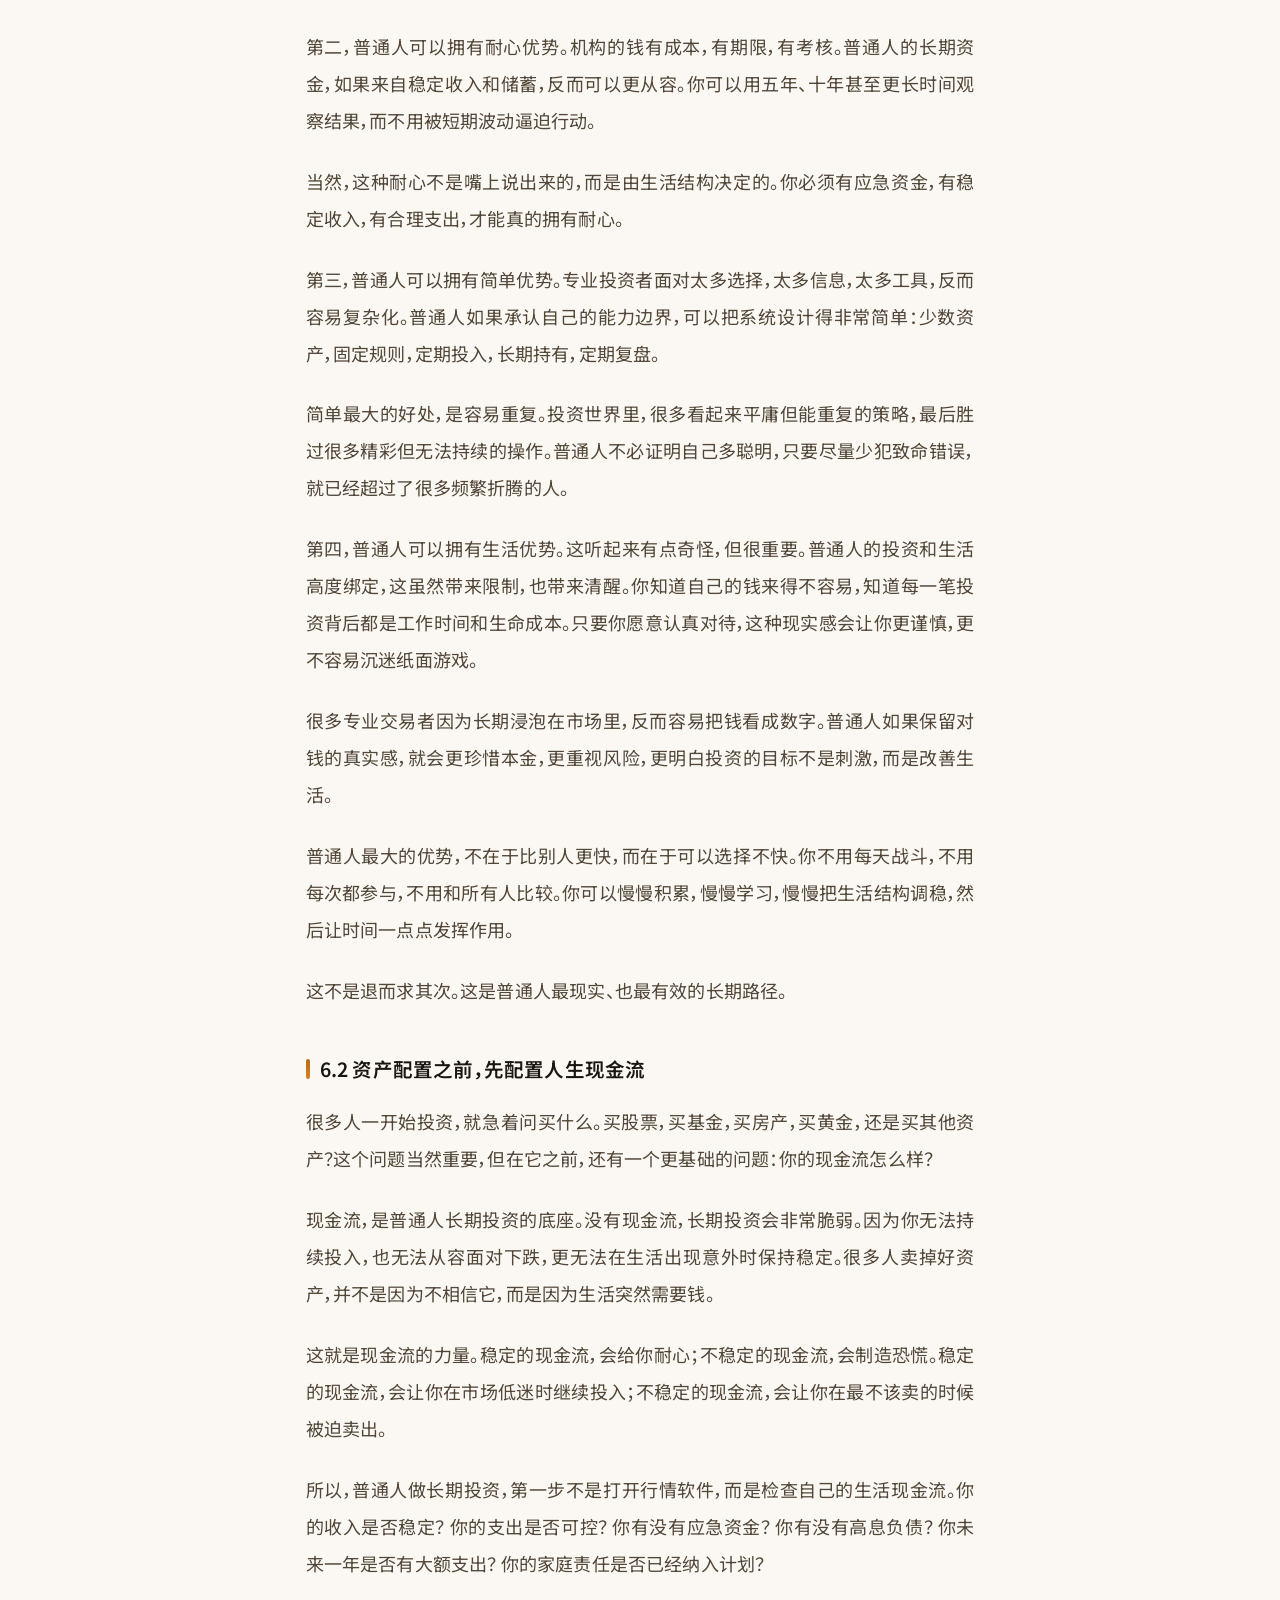
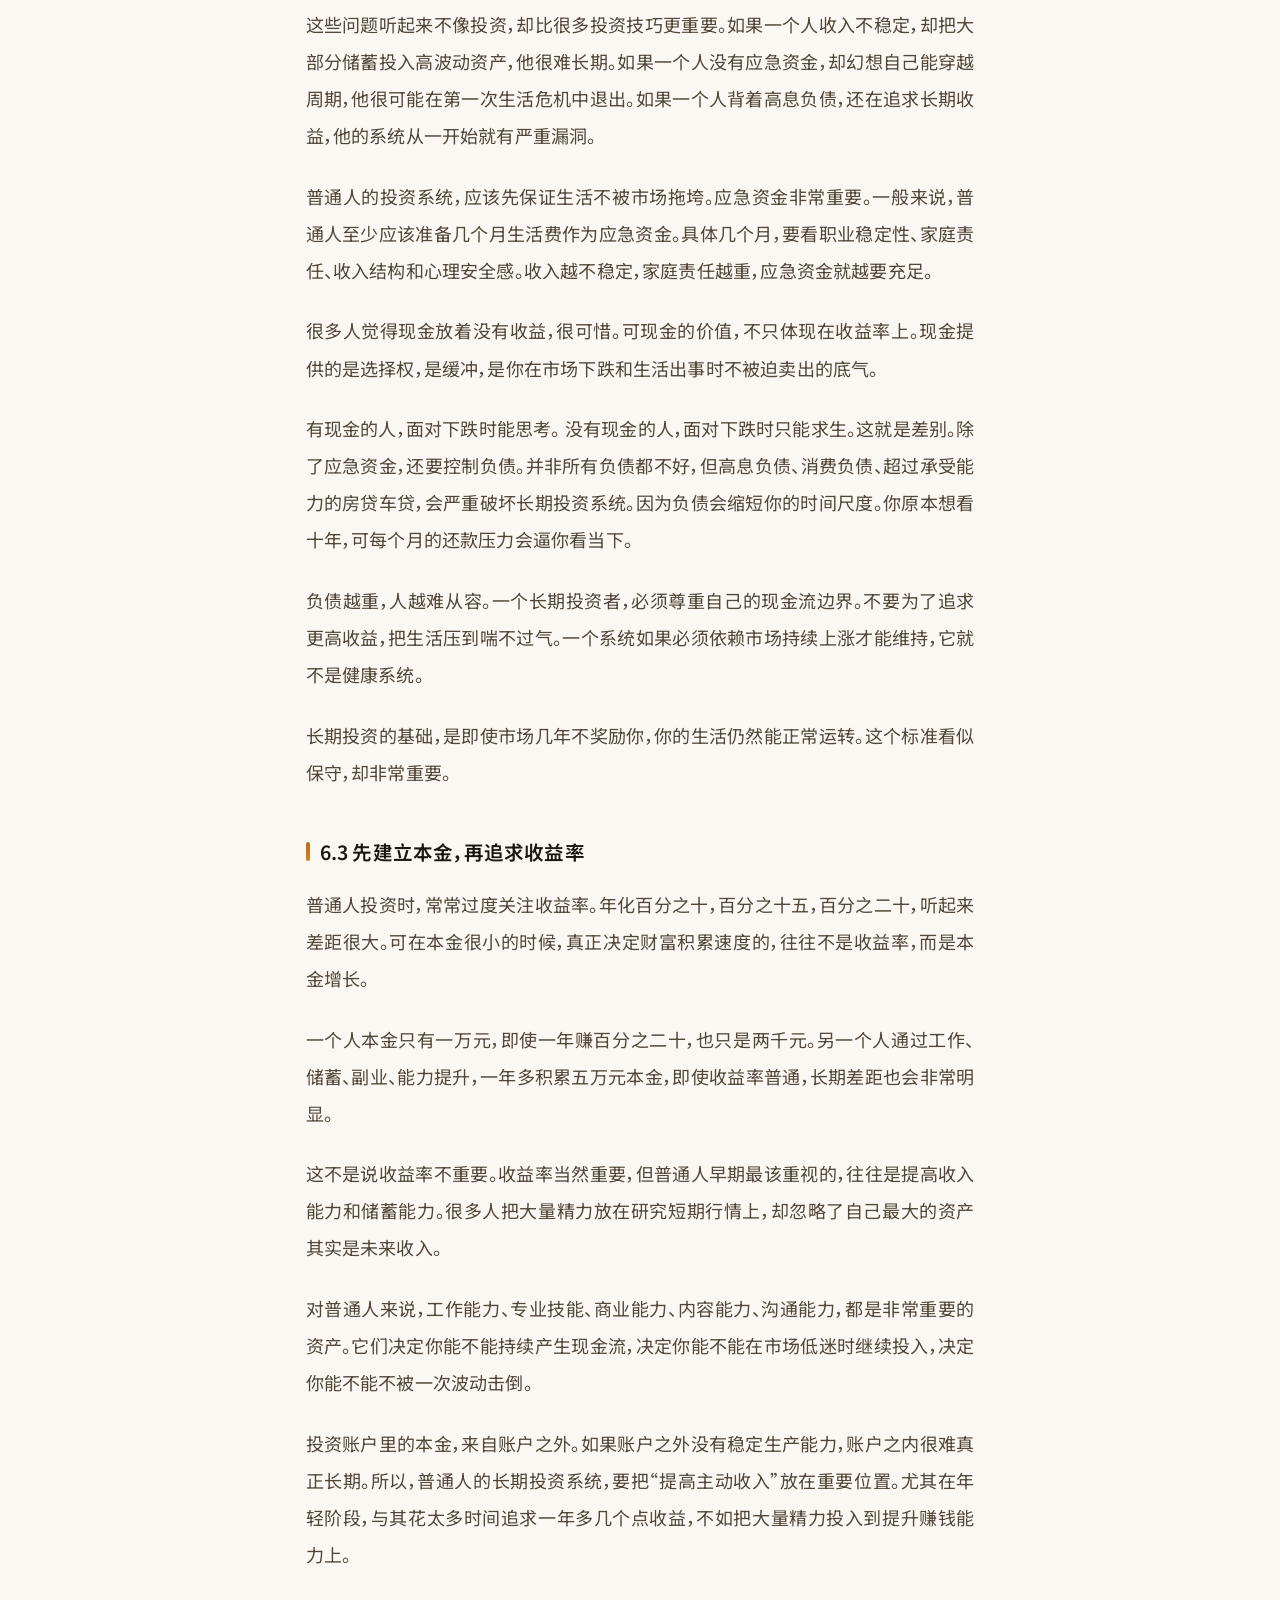
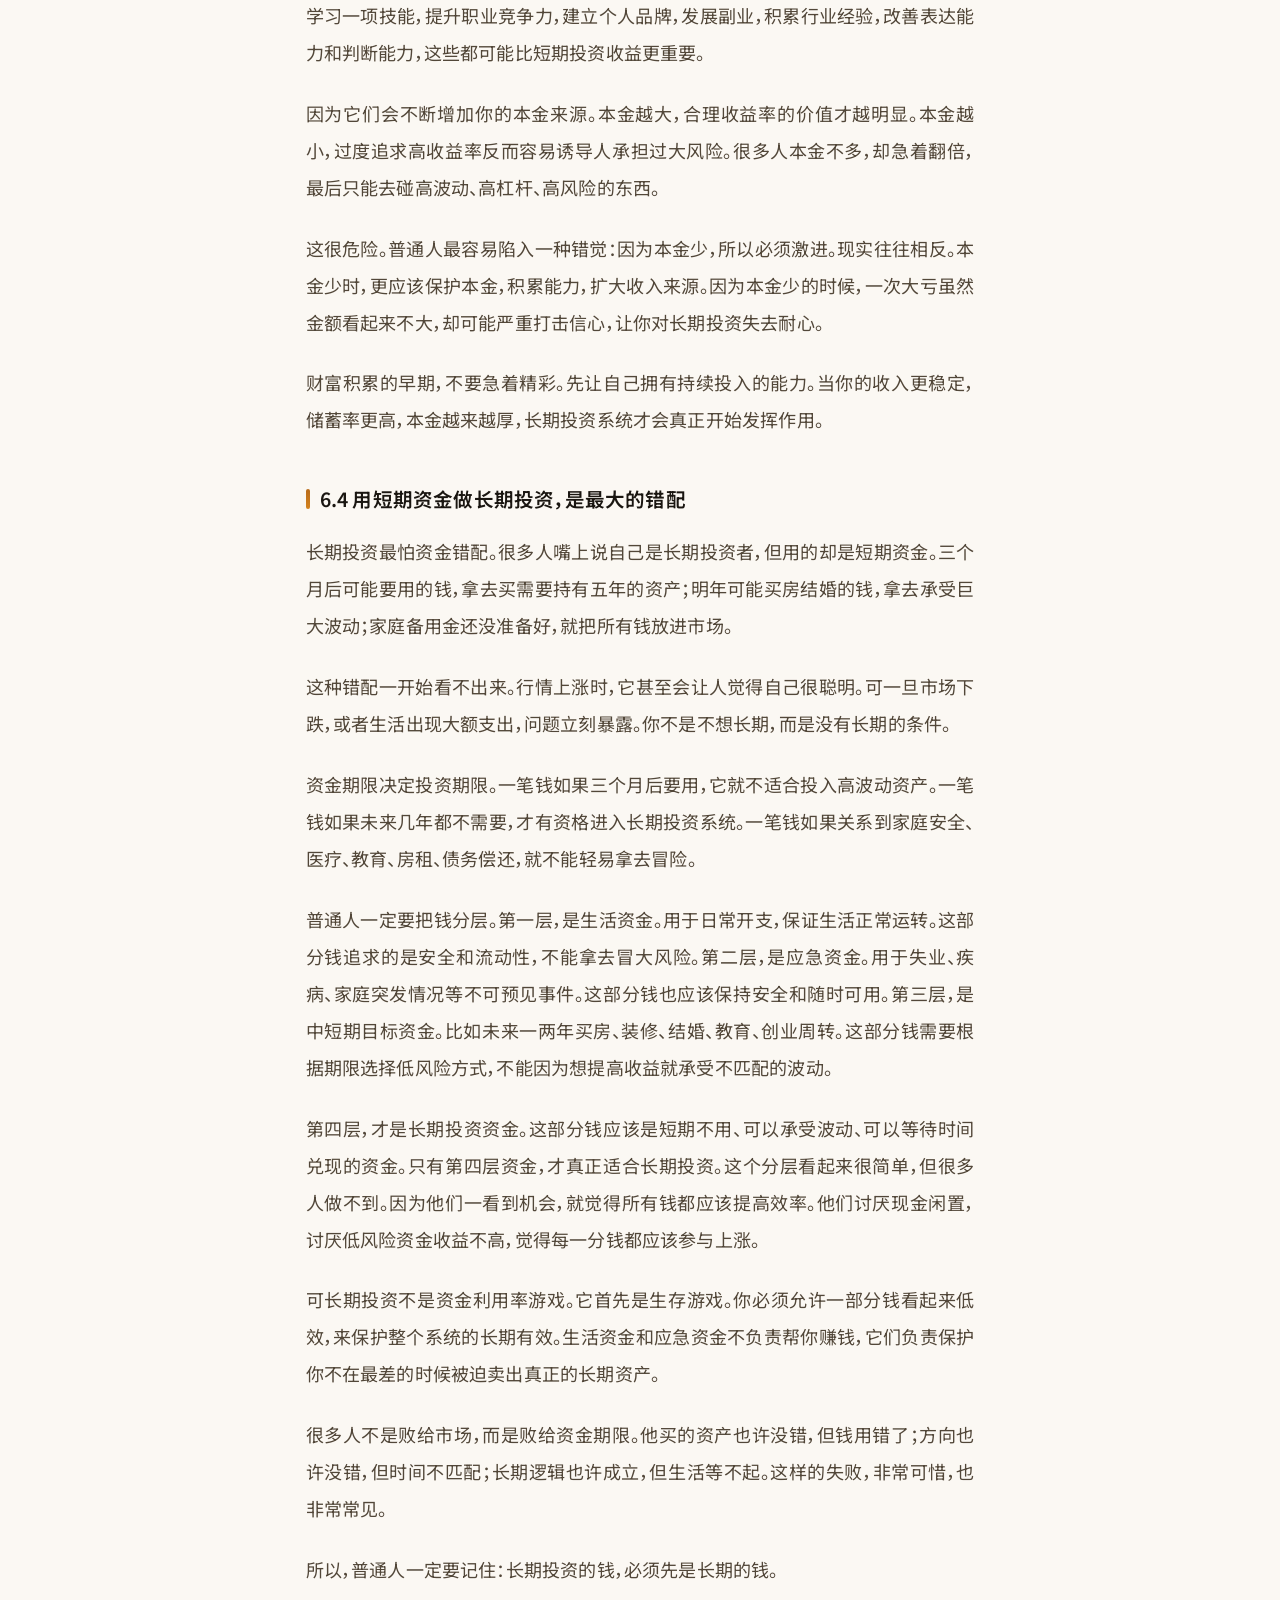
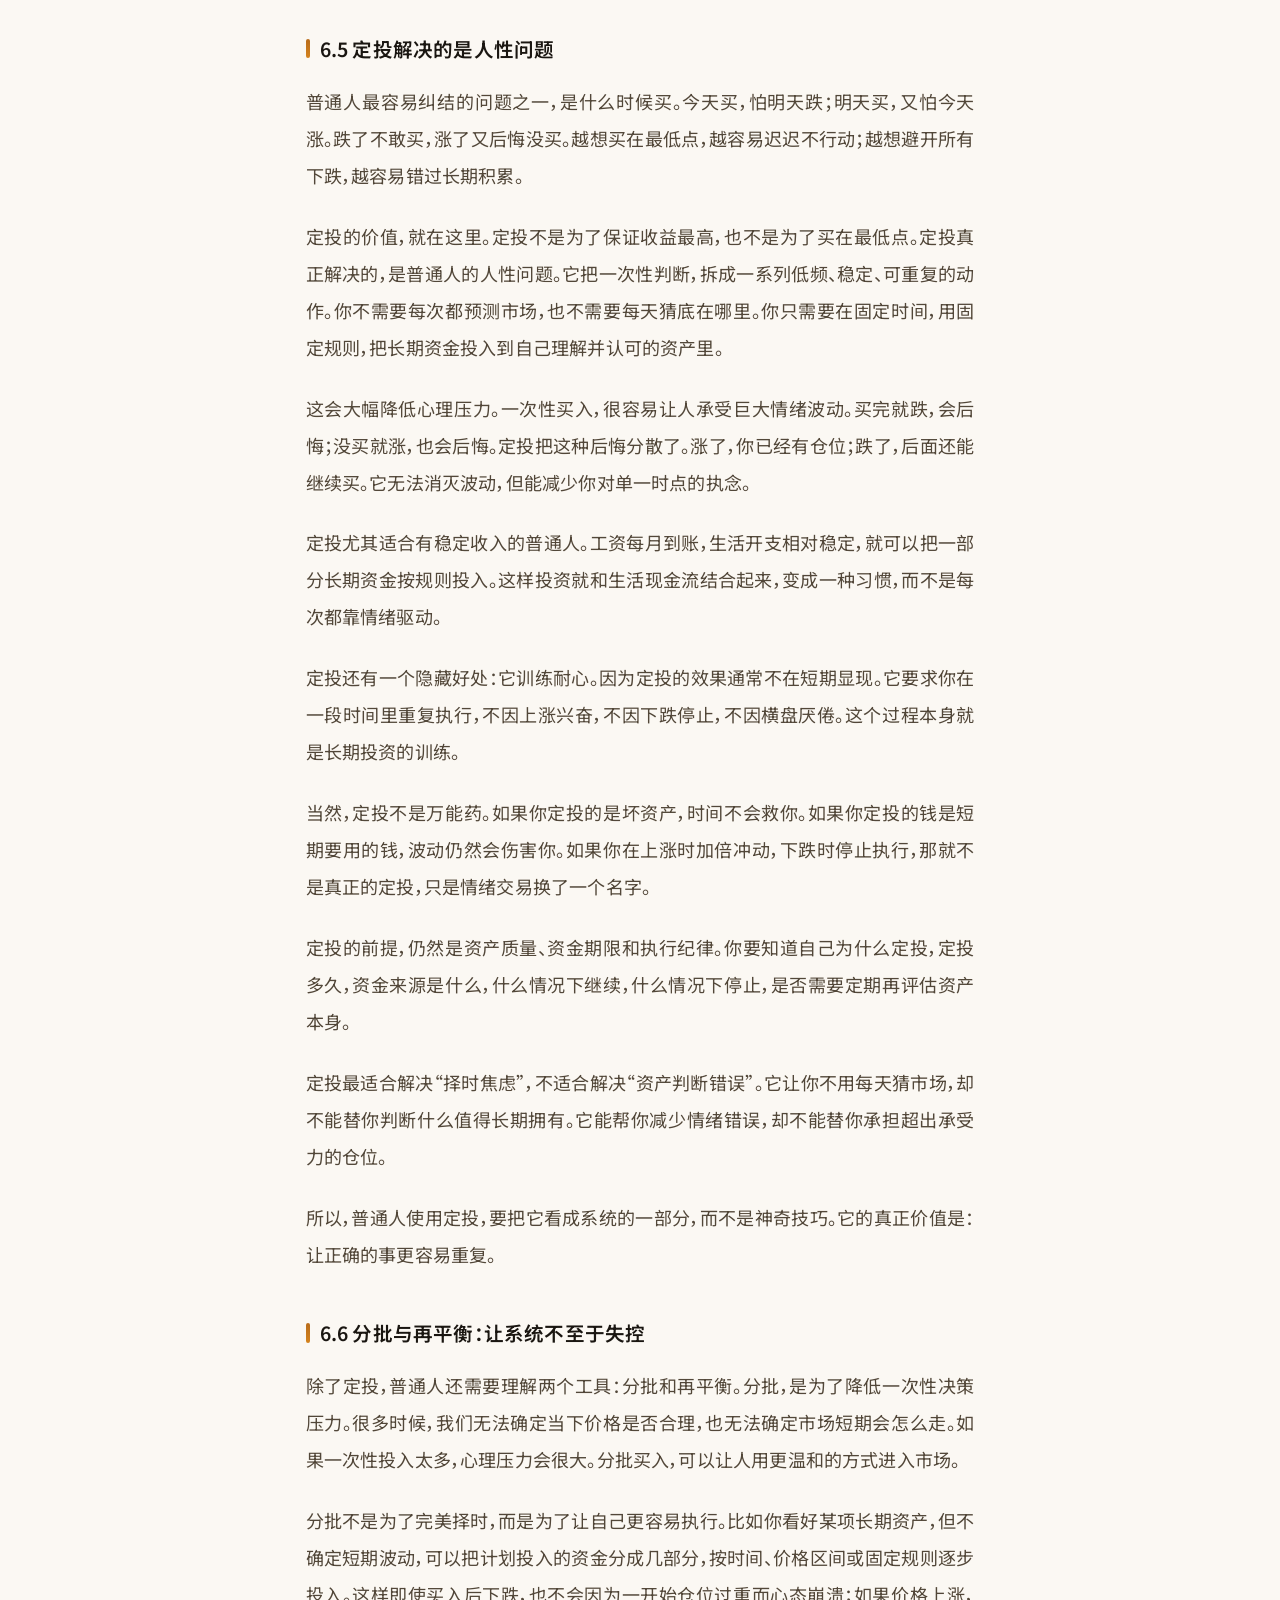
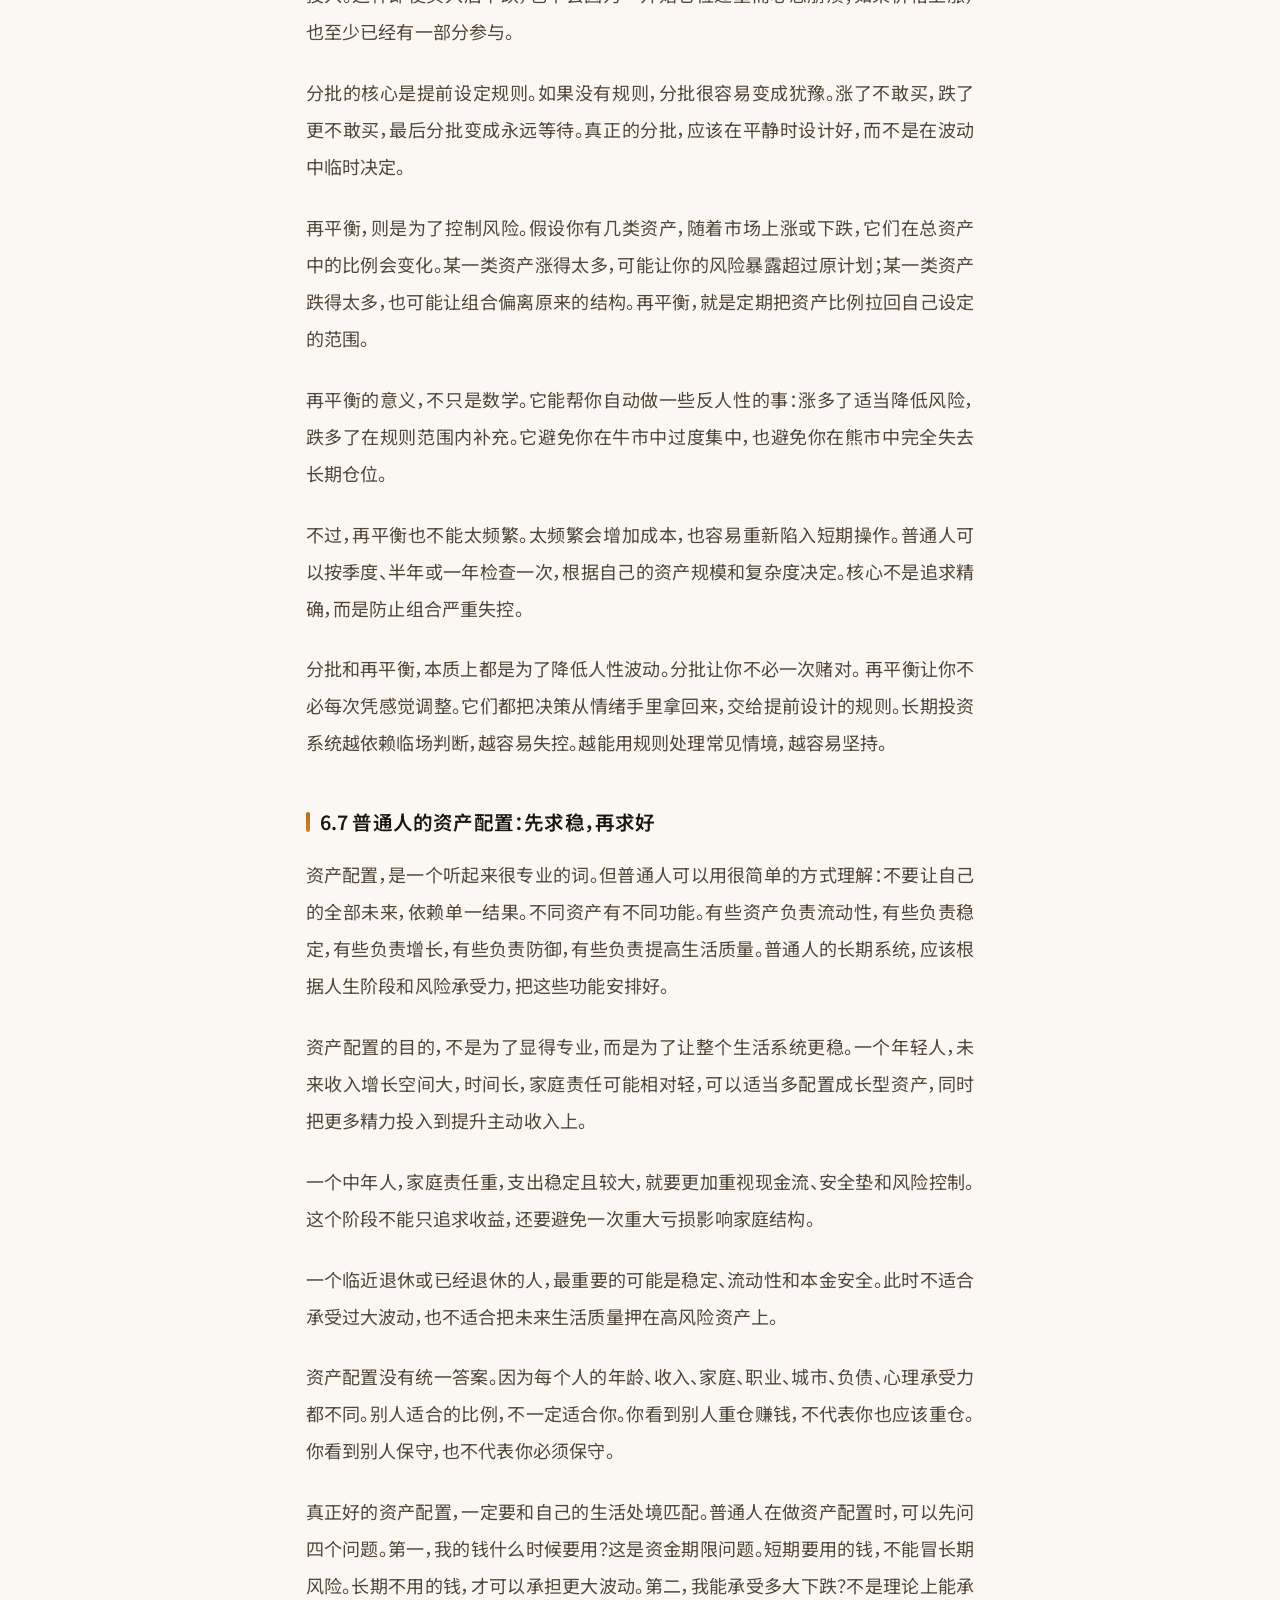
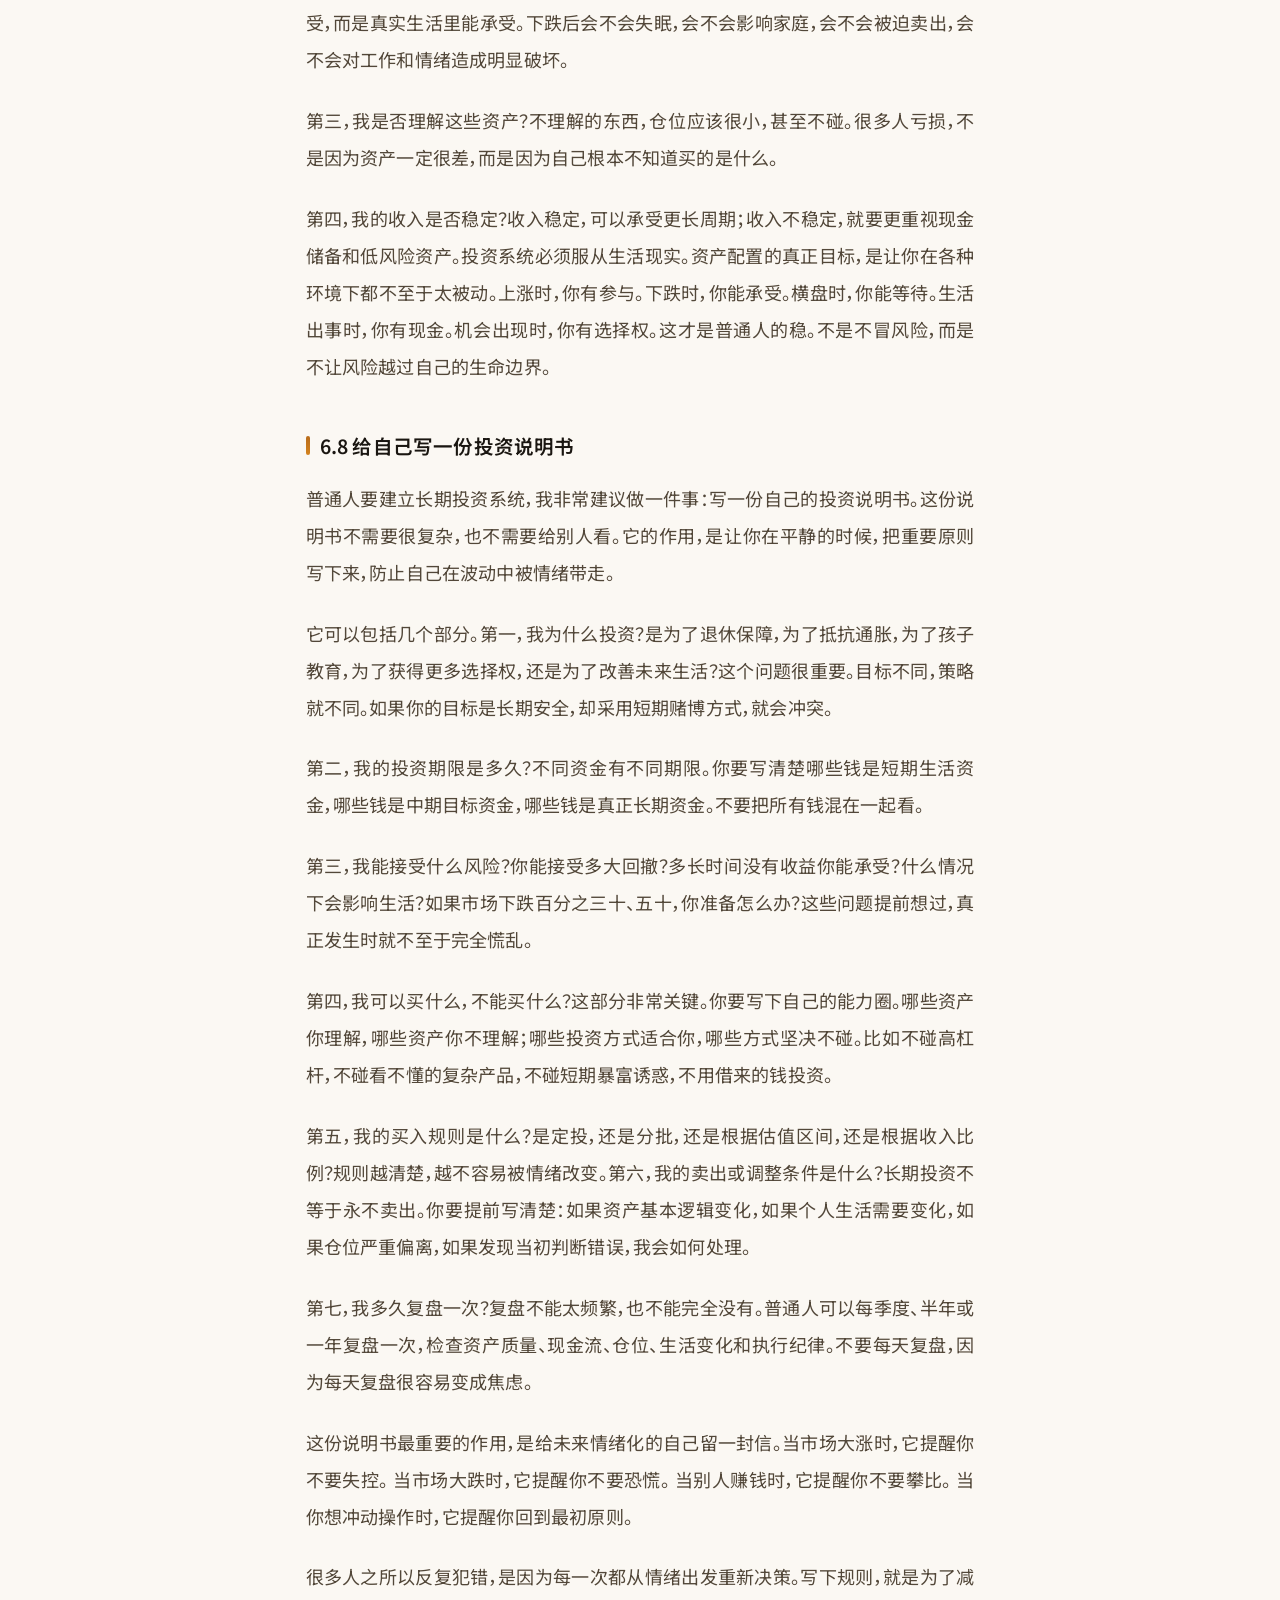
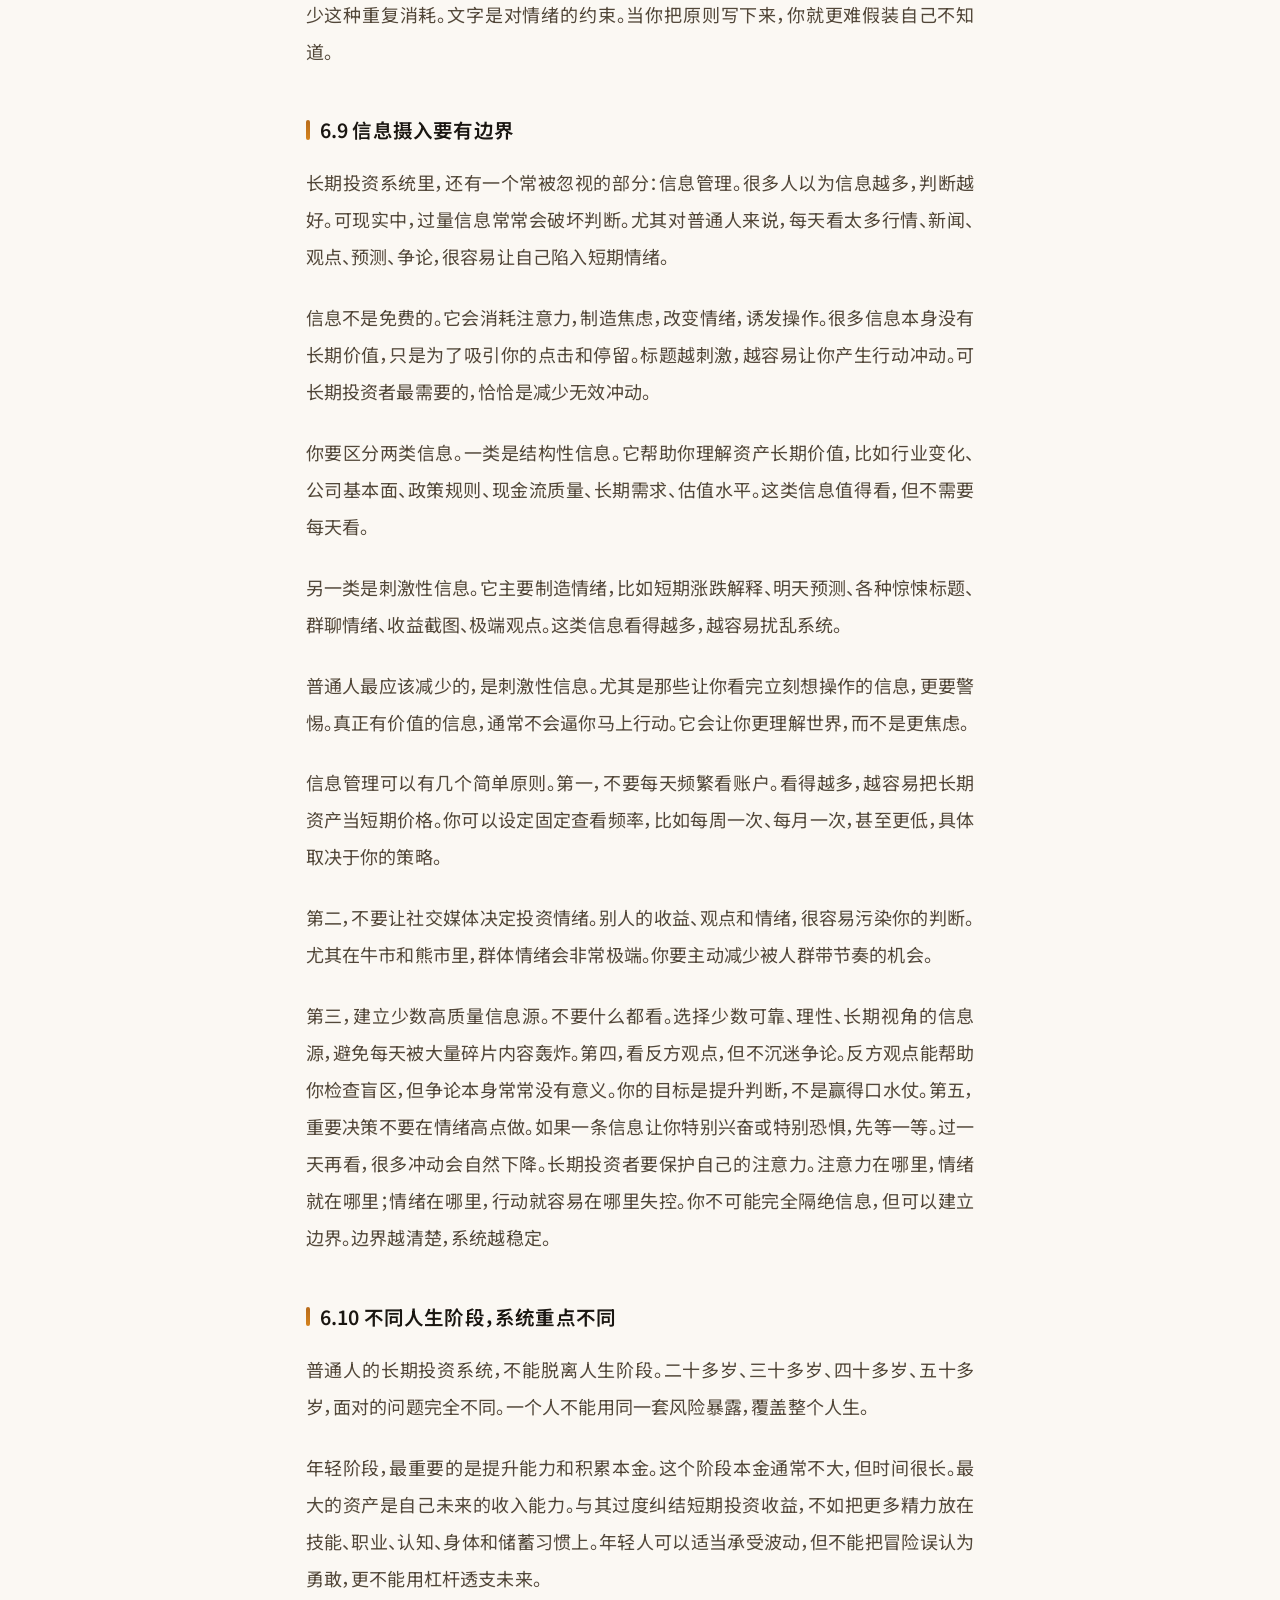
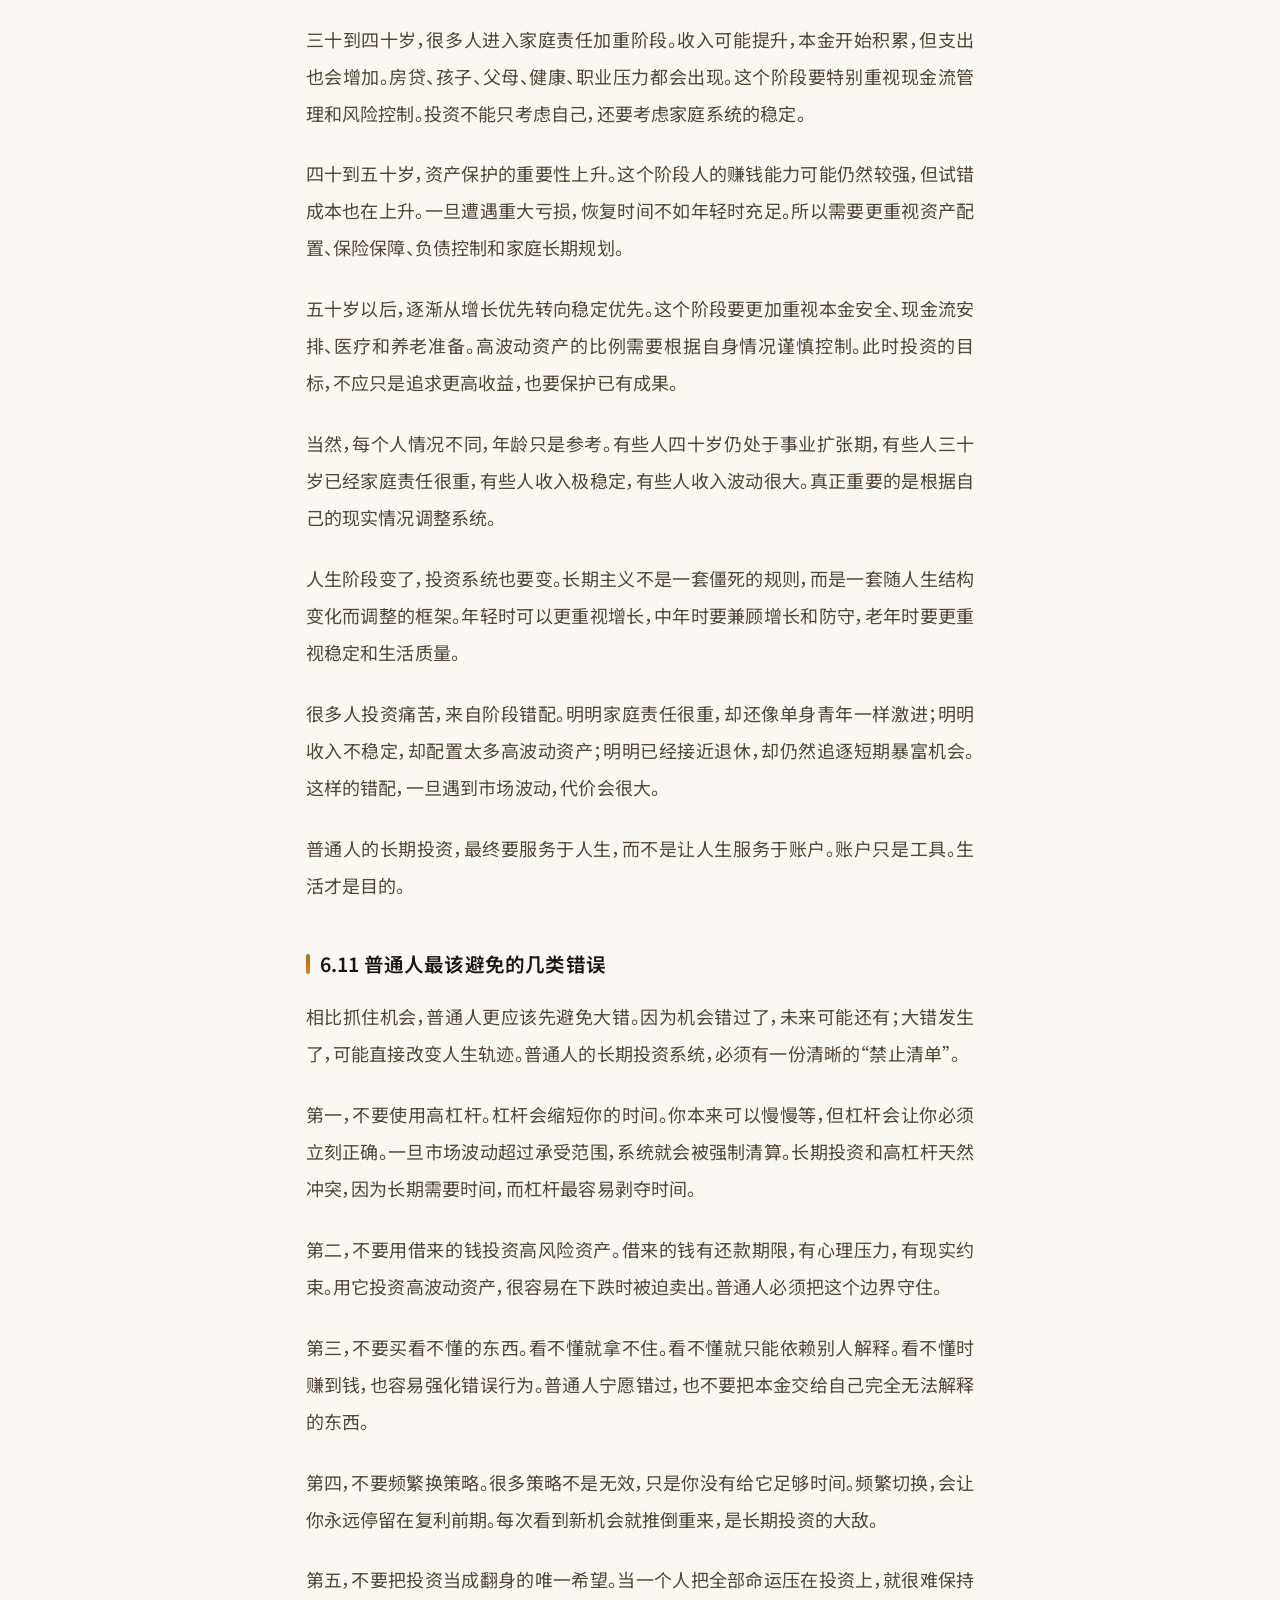
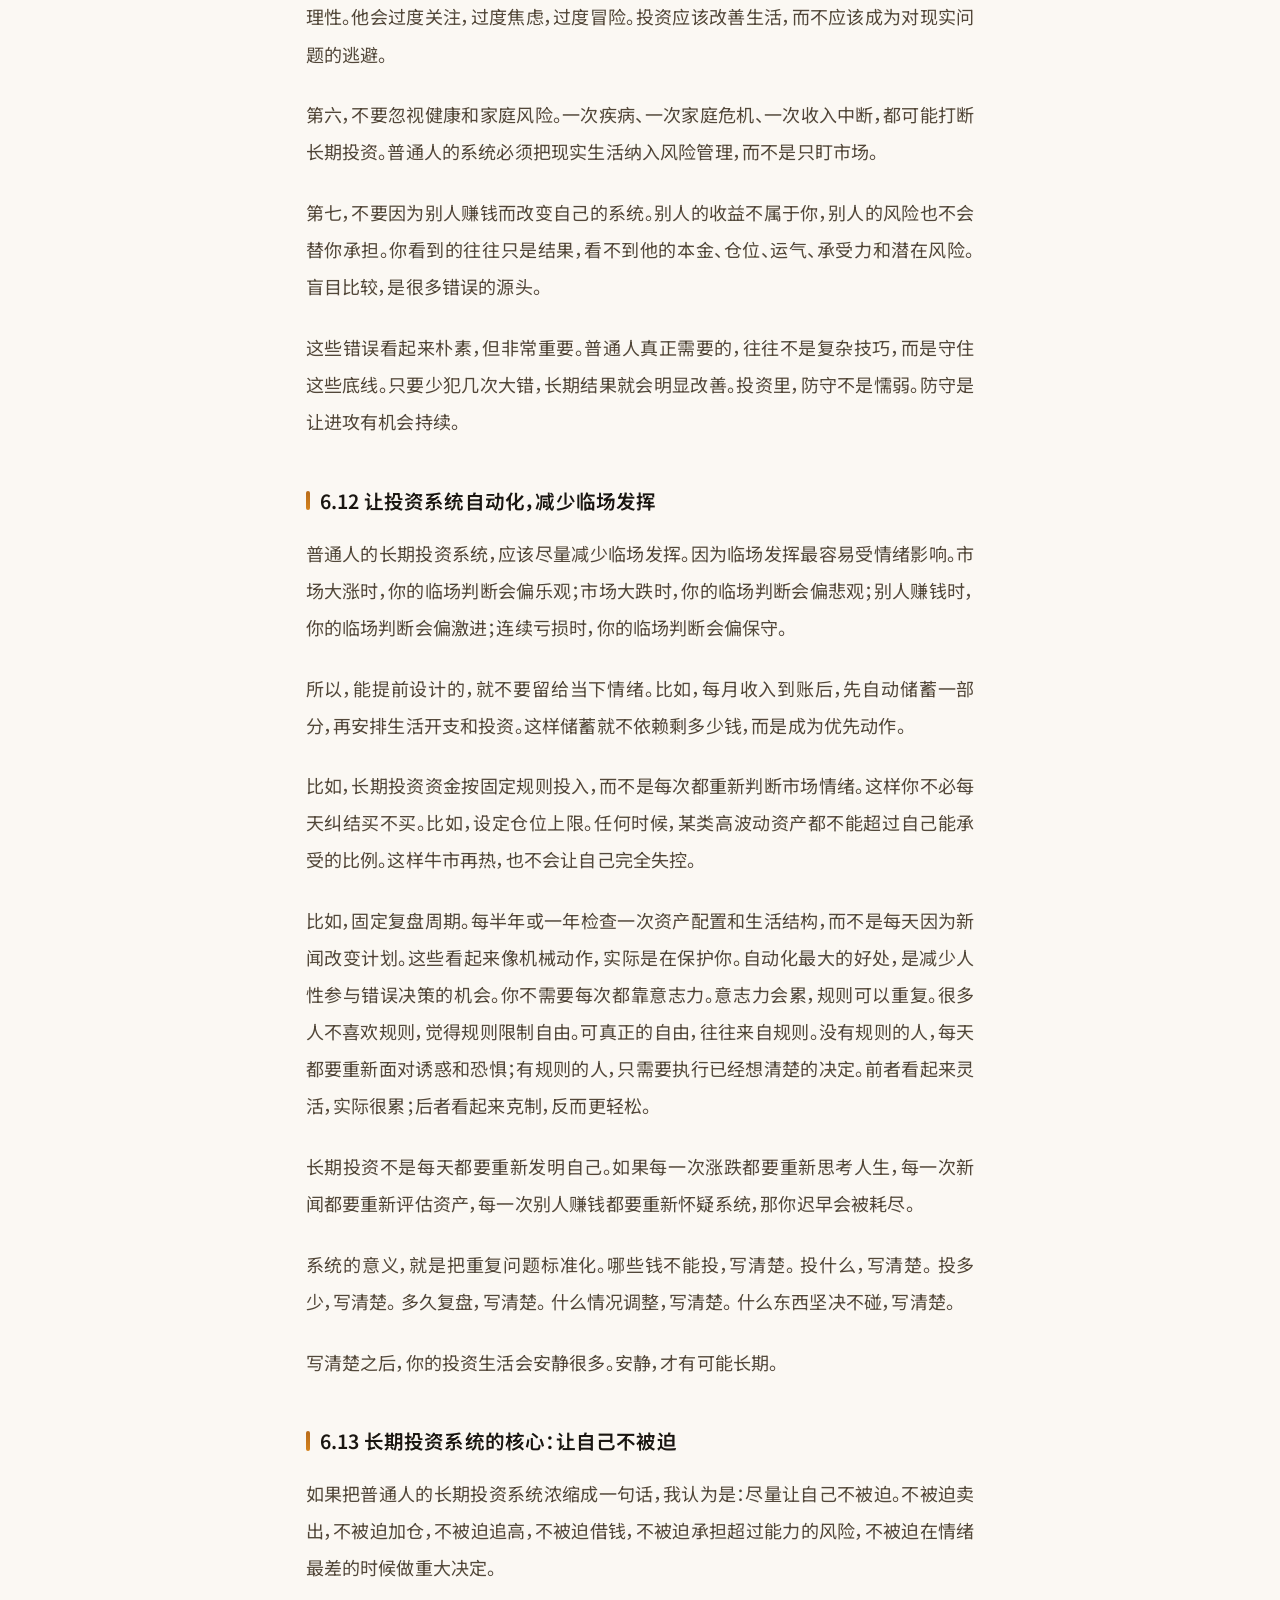
<file: chapter6.html>
<!DOCTYPE html>
<html lang="zh-CN">
<head>
  <meta charset="UTF-8">
  <meta name="viewport" content="width=device-width, initial-scale=1.0, maximum-scale=5.0">
  <title>普通人的长期投资系统 — 慢者生存</title>
  <meta name="description" content="低频、稳健、可重复、可承受。《慢者生存》第6章，探讨长期投资的第一性原理。">
  <meta name="keywords" content="长期投资,普通人的长期投资系统,低频、稳健、可重复、可承受,慢者生存,投资心理学">
  <meta name="author" content="比特囤币">

  <meta property="og:type" content="article">
  <meta property="og:title" content="普通人的长期投资系统 — 慢者生存">
  <meta property="og:description" content="低频、稳健、可重复、可承受">
  <meta property="og:locale" content="zh_CN">
  <meta property="og:site_name" content="慢者生存">

  <meta name="twitter:card" content="summary">
  <meta name="twitter:title" content="普通人的长期投资系统 — 慢者生存">

  <link rel="canonical" href="https://hold.btchao.com/chapter6.html">

  <!-- DNS 预解析 -->
  <link rel="dns-prefetch" href="//fonts.googleapis.com">
  <link rel="dns-prefetch" href="//fonts.gstatic.com">

  <!-- 预加载关键资源 -->
  <link rel="preload" href="style.css" as="style">
  <link rel="preload" href="script.js" as="script">

  <!-- 移动端 & PWA -->
  <meta name="theme-color" content="#FBF8F3">
  <meta name="apple-mobile-web-app-capable" content="yes">
  <meta name="apple-mobile-web-app-status-bar-style" content="default">
  <meta name="apple-mobile-web-app-title" content="慢者生存">
  <meta name="mobile-web-app-capable" content="yes">

  <!-- 结构化数据链接增强 -->
  <link rel="alternate" hreflang="zh-CN" href="https://hold.btchao.com/chapter6.html">
  <link rel="alternate" hreflang="x-default" href="https://hold.btchao.com/chapter6.html">

  <!-- Open Graph 增强 -->
  <meta property="og:url" content="https://hold.btchao.com/chapter6.html">
  <meta property="og:site_name" content="慢者生存">
  <meta name="format-detection" content="telephone=no">

  <!-- Fonts -->
  <link rel="preconnect" href="https://fonts.googleapis.com">
  <link rel="preconnect" href="https://fonts.gstatic.com" crossorigin>
  <link href="https://fonts.googleapis.com/css2?family=Noto+Sans+SC:wght@400;500;600;700&display=swap" rel="stylesheet">

  <link rel="manifest" href="manifest.json">
  <link rel="icon" href="data:image/svg+xml,<svg xmlns='http://www.w3.org/2000/svg' width='64' height='64' viewBox='0 0 64 64'><rect width='64' height='64' rx='12' fill='%23B86B1A'/><text x='32' y='44' font-size='32' font-weight='bold' text-anchor='middle' fill='white' font-family='sans-serif'>慢</text></svg>">
  <link rel="stylesheet" href="style.css">

  <!-- JSON-LD 结构化数据 -->
  <script type="application/ld+json">
  {
    "@context": "https://schema.org",
    "@type": "Article",
    "headline": "普通人的长期投资系统",
    "description": "低频、稳健、可重复、可承受",
    "isPartOf": {
      "@type": "Book",
      "name": "慢者生存",
      "author": { "@type": "Organization", "name": "比特囤币" }
    },
    "inLanguage": "zh-CN"
  },
    "url": "https://hold.btchao.com/chapter6.html",
    "author": { "@type": "Organization", "name": "比特囤币", "url": "https://www.btchao.com" }
  </script>
</head>
<body>
  <div class="scroll-progress"></div>

  <nav class="t">
    <a class="nb" href="index.html">
      <div class="ni">慢</div>
      <span>慢者生存</span>
      <span class="nr">长期投资的第一性原理</span>
    </a>
    <div class="nav-links">
      <a href="index.html">首页</a>
      <a href="#contents">目录</a>
    </div>
    <button class="nav-menu-btn" aria-label="目录">
      <svg width="20" height="20" viewBox="0 0 20 20" fill="currentColor"><path d="M3 5h14v2H3V5zm0 4h14v2H3V9zm0 4h14v2H3v-2z"/></svg>
    </button>
  </nav>

  <aside class="toc-sidebar">
          <ul>
              <li><a href="#61">6.1 普通人真正拥有的优势</a></li>
              <li><a href="#62">6.2 资产配置之前，先配置人生现金流</a></li>
              <li><a href="#63">6.3 先建立本金，再追求收益率</a></li>
              <li><a href="#64">6.4 用短期资金做长期投资，是最大的错配</a></li>
              <li><a href="#65">6.5 定投解决的是人性问题</a></li>
              <li><a href="#66">6.6 分批与再平衡：让系统不至于失控</a></li>
              <li><a href="#67">6.7 普通人的资产配置：先求稳，再求好</a></li>
              <li><a href="#68">6.8 给自己写一份投资说明书</a></li>
              <li><a href="#69">6.9 信息摄入要有边界</a></li>
              <li><a href="#610">6.10 不同人生阶段，系统重点不同</a></li>
              <li><a href="#611">6.11 普通人最该避免的几类错误</a></li>
              <li><a href="#612">6.12 让投资系统自动化，减少临场发挥</a></li>
              <li><a href="#613">6.13 长期投资系统的核心：让自己不被迫</a></li>
              <li><a href="#614">6.14 把投资放回生活里</a></li>
          </ul>
        </aside>

  <div class="article-wrap">
    <div class="article-header">
      <div class="eyebrow">第6章</div>
      <h1>普通人的长期投资系统</h1>
      <div class="subtitle">低频、稳健、可重复、可承受</div>
      <div class="divider"></div>
    </div>

    <article class="al">
            <h1>第六章：普通人的长期投资系统</h1>
            <p>现金流、本金、定投与资产配置前面几章，我们不断谈到一个词：结构。长期投资不能只靠热情，不能只靠信念，也不能只靠某一次正确判断。真正能陪一个人走过很多年的，往往是一套稳定的系统。</p>
            <p>对普通人来说，这一点尤其重要。因为普通人没有太多容错空间。没有无限本金，没有专业团队，没有第一手信息，也很难每天花大量时间研究市场。普通人还要工作，要照顾家庭，要面对生活开支，要处理身体、情绪、关系和各种现实问题。</p>
            <p>所以，普通人的长期投资系统，不能设计得太复杂。太复杂的系统，看起来很专业，执行起来却很容易崩溃。需要每天盯盘的系统，不适合大多数普通人；需要频繁判断宏观周期的系统，不适合大多数普通人；需要深度研究几十个行业、上百家公司、无数数据指标的系统，也不适合大多数普通人。</p>
            <p>普通人真正需要的，是一套低频、稳健、可重复、可承受的长期系统。它不追求每一次都最优，也不追求抓住所有机会。它的第一目标，是让你长期留在场内，不被冲动、不被杠杆、不被生活意外、不被短期情绪赶出局。</p>
            <p>普通人的长期投资，最重要的不是一年赚多少。而是十年以后，你还在不在牌桌上。</p>
            <h3 id="61">6.1 普通人真正拥有的优势</h3>
            <p>很多普通人一谈投资，就先觉得自己没有优势。没有资金优势，没有信息优势，没有专业优势，没有资源优势。机构有研究员，有模型，有渠道，有交易系统，有更低成本的信息来源。相比之下，普通人似乎什么都没有。</p>
            <p>这种判断只说对了一半。普通人的确没有专业机构的很多优势，但普通人也有自己的优势，只是这些优势不够耀眼，所以常常被忽略。第一，普通人可以拥有低频优势。机构往往要面对业绩排名、客户赎回、季度考核、年度收益压力。它们很难真正完全不看短期结果。哪怕基金经理本人相信长期，也会受到资金流入流出、排名压力和市场情绪影响。</p>
            <p>普通人反而可以不参加这种比赛。你不需要每个季度向别人解释为什么跑输，也不需要每天证明自己比市场聪明。只要你自己的生活现金流稳定，投资期限足够长，你就可以选择更低频的方式。低频不意味着低水平，它意味着你减少了被短期噪音污染的机会。</p>
            <p>第二，普通人可以拥有耐心优势。机构的钱有成本，有期限，有考核。普通人的长期资金，如果来自稳定收入和储蓄，反而可以更从容。你可以用五年、十年甚至更长时间观察结果，而不用被短期波动逼迫行动。</p>
            <p>当然，这种耐心不是嘴上说出来的，而是由生活结构决定的。你必须有应急资金，有稳定收入，有合理支出，才能真的拥有耐心。</p>
            <p>第三，普通人可以拥有简单优势。专业投资者面对太多选择，太多信息，太多工具，反而容易复杂化。普通人如果承认自己的能力边界，可以把系统设计得非常简单：少数资产，固定规则，定期投入，长期持有，定期复盘。</p>
            <p>简单最大的好处，是容易重复。投资世界里，很多看起来平庸但能重复的策略，最后胜过很多精彩但无法持续的操作。普通人不必证明自己多聪明，只要尽量少犯致命错误，就已经超过了很多频繁折腾的人。</p>
            <p>第四，普通人可以拥有生活优势。这听起来有点奇怪，但很重要。普通人的投资和生活高度绑定，这虽然带来限制，也带来清醒。你知道自己的钱来得不容易，知道每一笔投资背后都是工作时间和生命成本。只要你愿意认真对待，这种现实感会让你更谨慎，更不容易沉迷纸面游戏。</p>
            <p>很多专业交易者因为长期浸泡在市场里，反而容易把钱看成数字。普通人如果保留对钱的真实感，就会更珍惜本金，更重视风险，更明白投资的目标不是刺激，而是改善生活。</p>
            <p>普通人最大的优势，不在于比别人更快，而在于可以选择不快。你不用每天战斗，不用每次都参与，不用和所有人比较。你可以慢慢积累，慢慢学习，慢慢把生活结构调稳，然后让时间一点点发挥作用。</p>
            <p>这不是退而求其次。这是普通人最现实、也最有效的长期路径。</p>
            <h3 id="62">6.2 资产配置之前，先配置人生现金流</h3>
            <p>很多人一开始投资，就急着问买什么。买股票，买基金，买房产，买黄金，还是买其他资产？这个问题当然重要，但在它之前，还有一个更基础的问题：你的现金流怎么样？</p>
            <p>现金流，是普通人长期投资的底座。没有现金流，长期投资会非常脆弱。因为你无法持续投入，也无法从容面对下跌，更无法在生活出现意外时保持稳定。很多人卖掉好资产，并不是因为不相信它，而是因为生活突然需要钱。</p>
            <p>这就是现金流的力量。稳定的现金流，会给你耐心；不稳定的现金流，会制造恐慌。稳定的现金流，会让你在市场低迷时继续投入；不稳定的现金流，会让你在最不该卖的时候被迫卖出。</p>
            <p>所以，普通人做长期投资，第一步不是打开行情软件，而是检查自己的生活现金流。你的收入是否稳定？
你的支出是否可控？
你有没有应急资金？
你有没有高息负债？
你未来一年是否有大额支出？
你的家庭责任是否已经纳入计划？</p>
            <p>这些问题听起来不像投资，却比很多投资技巧更重要。如果一个人收入不稳定，却把大部分储蓄投入高波动资产，他很难长期。如果一个人没有应急资金，却幻想自己能穿越周期，他很可能在第一次生活危机中退出。如果一个人背着高息负债，还在追求长期收益，他的系统从一开始就有严重漏洞。</p>
            <p>普通人的投资系统，应该先保证生活不被市场拖垮。应急资金非常重要。一般来说，普通人至少应该准备几个月生活费作为应急资金。具体几个月，要看职业稳定性、家庭责任、收入结构和心理安全感。收入越不稳定，家庭责任越重，应急资金就越要充足。</p>
            <p>很多人觉得现金放着没有收益，很可惜。可现金的价值，不只体现在收益率上。现金提供的是选择权，是缓冲，是你在市场下跌和生活出事时不被迫卖出的底气。</p>
            <p>有现金的人，面对下跌时能思考。
没有现金的人，面对下跌时只能求生。这就是差别。除了应急资金，还要控制负债。并非所有负债都不好，但高息负债、消费负债、超过承受能力的房贷车贷，会严重破坏长期投资系统。因为负债会缩短你的时间尺度。你原本想看十年，可每个月的还款压力会逼你看当下。</p>
            <p>负债越重，人越难从容。一个长期投资者，必须尊重自己的现金流边界。不要为了追求更高收益，把生活压到喘不过气。一个系统如果必须依赖市场持续上涨才能维持，它就不是健康系统。</p>
            <p>长期投资的基础，是即使市场几年不奖励你，你的生活仍然能正常运转。这个标准看似保守，却非常重要。</p>
            <h3 id="63">6.3 先建立本金，再追求收益率</h3>
            <p>普通人投资时，常常过度关注收益率。年化百分之十，百分之十五，百分之二十，听起来差距很大。可在本金很小的时候，真正决定财富积累速度的，往往不是收益率，而是本金增长。</p>
            <p>一个人本金只有一万元，即使一年赚百分之二十，也只是两千元。另一个人通过工作、储蓄、副业、能力提升，一年多积累五万元本金，即使收益率普通，长期差距也会非常明显。</p>
            <p>这不是说收益率不重要。收益率当然重要，但普通人早期最该重视的，往往是提高收入能力和储蓄能力。很多人把大量精力放在研究短期行情上，却忽略了自己最大的资产其实是未来收入。</p>
            <p>对普通人来说，工作能力、专业技能、商业能力、内容能力、沟通能力，都是非常重要的资产。它们决定你能不能持续产生现金流，决定你能不能在市场低迷时继续投入，决定你能不能不被一次波动击倒。</p>
            <p>投资账户里的本金，来自账户之外。如果账户之外没有稳定生产能力，账户之内很难真正长期。所以，普通人的长期投资系统，要把“提高主动收入”放在重要位置。尤其在年轻阶段，与其花太多时间追求一年多几个点收益，不如把大量精力投入到提升赚钱能力上。</p>
            <p>学习一项技能，提升职业竞争力，建立个人品牌，发展副业，积累行业经验，改善表达能力和判断能力，这些都可能比短期投资收益更重要。</p>
            <p>因为它们会不断增加你的本金来源。本金越大，合理收益率的价值才越明显。本金越小，过度追求高收益率反而容易诱导人承担过大风险。很多人本金不多，却急着翻倍，最后只能去碰高波动、高杠杆、高风险的东西。</p>
            <p>这很危险。普通人最容易陷入一种错觉：因为本金少，所以必须激进。现实往往相反。本金少时，更应该保护本金，积累能力，扩大收入来源。因为本金少的时候，一次大亏虽然金额看起来不大，却可能严重打击信心，让你对长期投资失去耐心。</p>
            <p>财富积累的早期，不要急着精彩。先让自己拥有持续投入的能力。当你的收入更稳定，储蓄率更高，本金越来越厚，长期投资系统才会真正开始发挥作用。</p>
            <h3 id="64">6.4 用短期资金做长期投资，是最大的错配</h3>
            <p>长期投资最怕资金错配。很多人嘴上说自己是长期投资者，但用的却是短期资金。三个月后可能要用的钱，拿去买需要持有五年的资产；明年可能买房结婚的钱，拿去承受巨大波动；家庭备用金还没准备好，就把所有钱放进市场。</p>
            <p>这种错配一开始看不出来。行情上涨时，它甚至会让人觉得自己很聪明。可一旦市场下跌，或者生活出现大额支出，问题立刻暴露。你不是不想长期，而是没有长期的条件。</p>
            <p>资金期限决定投资期限。一笔钱如果三个月后要用，它就不适合投入高波动资产。一笔钱如果未来几年都不需要，才有资格进入长期投资系统。一笔钱如果关系到家庭安全、医疗、教育、房租、债务偿还，就不能轻易拿去冒险。</p>
            <p>普通人一定要把钱分层。第一层，是生活资金。用于日常开支，保证生活正常运转。这部分钱追求的是安全和流动性，不能拿去冒大风险。第二层，是应急资金。用于失业、疾病、家庭突发情况等不可预见事件。这部分钱也应该保持安全和随时可用。第三层，是中短期目标资金。比如未来一两年买房、装修、结婚、教育、创业周转。这部分钱需要根据期限选择低风险方式，不能因为想提高收益就承受不匹配的波动。</p>
            <p>第四层，才是长期投资资金。这部分钱应该是短期不用、可以承受波动、可以等待时间兑现的资金。只有第四层资金，才真正适合长期投资。这个分层看起来很简单，但很多人做不到。因为他们一看到机会，就觉得所有钱都应该提高效率。他们讨厌现金闲置，讨厌低风险资金收益不高，觉得每一分钱都应该参与上涨。</p>
            <p>可长期投资不是资金利用率游戏。它首先是生存游戏。你必须允许一部分钱看起来低效，来保护整个系统的长期有效。生活资金和应急资金不负责帮你赚钱，它们负责保护你不在最差的时候被迫卖出真正的长期资产。</p>
            <p>很多人不是败给市场，而是败给资金期限。他买的资产也许没错，但钱用错了；方向也许没错，但时间不匹配；长期逻辑也许成立，但生活等不起。这样的失败，非常可惜，也非常常见。</p>
            <p>所以，普通人一定要记住：长期投资的钱，必须先是长期的钱。</p>
            <h3 id="65">6.5 定投解决的是人性问题</h3>
            <p>普通人最容易纠结的问题之一，是什么时候买。今天买，怕明天跌；明天买，又怕今天涨。跌了不敢买，涨了又后悔没买。越想买在最低点，越容易迟迟不行动；越想避开所有下跌，越容易错过长期积累。</p>
            <p>定投的价值，就在这里。定投不是为了保证收益最高，也不是为了买在最低点。定投真正解决的，是普通人的人性问题。它把一次性判断，拆成一系列低频、稳定、可重复的动作。你不需要每次都预测市场，也不需要每天猜底在哪里。你只需要在固定时间，用固定规则，把长期资金投入到自己理解并认可的资产里。</p>
            <p>这会大幅降低心理压力。一次性买入，很容易让人承受巨大情绪波动。买完就跌，会后悔；没买就涨，也会后悔。定投把这种后悔分散了。涨了，你已经有仓位；跌了，后面还能继续买。它无法消灭波动，但能减少你对单一时点的执念。</p>
            <p>定投尤其适合有稳定收入的普通人。工资每月到账，生活开支相对稳定，就可以把一部分长期资金按规则投入。这样投资就和生活现金流结合起来，变成一种习惯，而不是每次都靠情绪驱动。</p>
            <p>定投还有一个隐藏好处：它训练耐心。因为定投的效果通常不在短期显现。它要求你在一段时间里重复执行，不因上涨兴奋，不因下跌停止，不因横盘厌倦。这个过程本身就是长期投资的训练。</p>
            <p>当然，定投不是万能药。如果你定投的是坏资产，时间不会救你。如果你定投的钱是短期要用的钱，波动仍然会伤害你。如果你在上涨时加倍冲动，下跌时停止执行，那就不是真正的定投，只是情绪交易换了一个名字。</p>
            <p>定投的前提，仍然是资产质量、资金期限和执行纪律。你要知道自己为什么定投，定投多久，资金来源是什么，什么情况下继续，什么情况下停止，是否需要定期再评估资产本身。</p>
            <p>定投最适合解决“择时焦虑”，不适合解决“资产判断错误”。它让你不用每天猜市场，却不能替你判断什么值得长期拥有。它能帮你减少情绪错误，却不能替你承担超出承受力的仓位。</p>
            <p>所以，普通人使用定投，要把它看成系统的一部分，而不是神奇技巧。它的真正价值是：让正确的事更容易重复。</p>
            <h3 id="66">6.6 分批与再平衡：让系统不至于失控</h3>
            <p>除了定投，普通人还需要理解两个工具：分批和再平衡。分批，是为了降低一次性决策压力。很多时候，我们无法确定当下价格是否合理，也无法确定市场短期会怎么走。如果一次性投入太多，心理压力会很大。分批买入，可以让人用更温和的方式进入市场。</p>
            <p>分批不是为了完美择时，而是为了让自己更容易执行。比如你看好某项长期资产，但不确定短期波动，可以把计划投入的资金分成几部分，按时间、价格区间或固定规则逐步投入。这样即使买入后下跌，也不会因为一开始仓位过重而心态崩溃；如果价格上涨，也至少已经有一部分参与。</p>
            <p>分批的核心是提前设定规则。如果没有规则，分批很容易变成犹豫。涨了不敢买，跌了更不敢买，最后分批变成永远等待。真正的分批，应该在平静时设计好，而不是在波动中临时决定。</p>
            <p>再平衡，则是为了控制风险。假设你有几类资产，随着市场上涨或下跌，它们在总资产中的比例会变化。某一类资产涨得太多，可能让你的风险暴露超过原计划；某一类资产跌得太多，也可能让组合偏离原来的结构。再平衡，就是定期把资产比例拉回自己设定的范围。</p>
            <p>再平衡的意义，不只是数学。它能帮你自动做一些反人性的事：涨多了适当降低风险，跌多了在规则范围内补充。它避免你在牛市中过度集中，也避免你在熊市中完全失去长期仓位。</p>
            <p>不过，再平衡也不能太频繁。太频繁会增加成本，也容易重新陷入短期操作。普通人可以按季度、半年或一年检查一次，根据自己的资产规模和复杂度决定。核心不是追求精确，而是防止组合严重失控。</p>
            <p>分批和再平衡，本质上都是为了降低人性波动。分批让你不必一次赌对。
再平衡让你不必每次凭感觉调整。它们都把决策从情绪手里拿回来，交给提前设计的规则。长期投资系统越依赖临场判断，越容易失控。越能用规则处理常见情境，越容易坚持。</p>
            <h3 id="67">6.7 普通人的资产配置：先求稳，再求好</h3>
            <p>资产配置，是一个听起来很专业的词。但普通人可以用很简单的方式理解：不要让自己的全部未来，依赖单一结果。不同资产有不同功能。有些资产负责流动性，有些负责稳定，有些负责增长，有些负责防御，有些负责提高生活质量。普通人的长期系统，应该根据人生阶段和风险承受力，把这些功能安排好。</p>
            <p>资产配置的目的，不是为了显得专业，而是为了让整个生活系统更稳。一个年轻人，未来收入增长空间大，时间长，家庭责任可能相对轻，可以适当多配置成长型资产，同时把更多精力投入到提升主动收入上。</p>
            <p>一个中年人，家庭责任重，支出稳定且较大，就要更加重视现金流、安全垫和风险控制。这个阶段不能只追求收益，还要避免一次重大亏损影响家庭结构。</p>
            <p>一个临近退休或已经退休的人，最重要的可能是稳定、流动性和本金安全。此时不适合承受过大波动，也不适合把未来生活质量押在高风险资产上。</p>
            <p>资产配置没有统一答案。因为每个人的年龄、收入、家庭、职业、城市、负债、心理承受力都不同。别人适合的比例，不一定适合你。你看到别人重仓赚钱，不代表你也应该重仓。你看到别人保守，也不代表你必须保守。</p>
            <p>真正好的资产配置，一定要和自己的生活处境匹配。普通人在做资产配置时，可以先问四个问题。第一，我的钱什么时候要用？这是资金期限问题。短期要用的钱，不能冒长期风险。长期不用的钱，才可以承担更大波动。第二，我能承受多大下跌？不是理论上能承受，而是真实生活里能承受。下跌后会不会失眠，会不会影响家庭，会不会被迫卖出，会不会对工作和情绪造成明显破坏。</p>
            <p>第三，我是否理解这些资产？不理解的东西，仓位应该很小，甚至不碰。很多人亏损，不是因为资产一定很差，而是因为自己根本不知道买的是什么。</p>
            <p>第四，我的收入是否稳定？收入稳定，可以承受更长周期；收入不稳定，就要更重视现金储备和低风险资产。投资系统必须服从生活现实。资产配置的真正目标，是让你在各种环境下都不至于太被动。上涨时，你有参与。下跌时，你能承受。横盘时，你能等待。生活出事时，你有现金。机会出现时，你有选择权。这才是普通人的稳。不是不冒风险，而是不让风险越过自己的生命边界。</p>
            <h3 id="68">6.8 给自己写一份投资说明书</h3>
            <p>普通人要建立长期投资系统，我非常建议做一件事：写一份自己的投资说明书。这份说明书不需要很复杂，也不需要给别人看。它的作用，是让你在平静的时候，把重要原则写下来，防止自己在波动中被情绪带走。</p>
            <p>它可以包括几个部分。第一，我为什么投资？是为了退休保障，为了抵抗通胀，为了孩子教育，为了获得更多选择权，还是为了改善未来生活？这个问题很重要。目标不同，策略就不同。如果你的目标是长期安全，却采用短期赌博方式，就会冲突。</p>
            <p>第二，我的投资期限是多久？不同资金有不同期限。你要写清楚哪些钱是短期生活资金，哪些钱是中期目标资金，哪些钱是真正长期资金。不要把所有钱混在一起看。</p>
            <p>第三，我能接受什么风险？你能接受多大回撤？多长时间没有收益你能承受？什么情况下会影响生活？如果市场下跌百分之三十、五十，你准备怎么办？这些问题提前想过，真正发生时就不至于完全慌乱。</p>
            <p>第四，我可以买什么，不能买什么？这部分非常关键。你要写下自己的能力圈。哪些资产你理解，哪些资产你不理解；哪些投资方式适合你，哪些方式坚决不碰。比如不碰高杠杆，不碰看不懂的复杂产品，不碰短期暴富诱惑，不用借来的钱投资。</p>
            <p>第五，我的买入规则是什么？是定投，还是分批，还是根据估值区间，还是根据收入比例？规则越清楚，越不容易被情绪改变。第六，我的卖出或调整条件是什么？长期投资不等于永不卖出。你要提前写清楚：如果资产基本逻辑变化，如果个人生活需要变化，如果仓位严重偏离，如果发现当初判断错误，我会如何处理。</p>
            <p>第七，我多久复盘一次？复盘不能太频繁，也不能完全没有。普通人可以每季度、半年或一年复盘一次，检查资产质量、现金流、仓位、生活变化和执行纪律。不要每天复盘，因为每天复盘很容易变成焦虑。</p>
            <p>这份说明书最重要的作用，是给未来情绪化的自己留一封信。当市场大涨时，它提醒你不要失控。
当市场大跌时，它提醒你不要恐慌。
当别人赚钱时，它提醒你不要攀比。
当你想冲动操作时，它提醒你回到最初原则。</p>
            <p>很多人之所以反复犯错，是因为每一次都从情绪出发重新决策。写下规则，就是为了减少这种重复消耗。文字是对情绪的约束。当你把原则写下来，你就更难假装自己不知道。</p>
            <h3 id="69">6.9 信息摄入要有边界</h3>
            <p>长期投资系统里，还有一个常被忽视的部分：信息管理。很多人以为信息越多，判断越好。可现实中，过量信息常常会破坏判断。尤其对普通人来说，每天看太多行情、新闻、观点、预测、争论，很容易让自己陷入短期情绪。</p>
            <p>信息不是免费的。它会消耗注意力，制造焦虑，改变情绪，诱发操作。很多信息本身没有长期价值，只是为了吸引你的点击和停留。标题越刺激，越容易让你产生行动冲动。可长期投资者最需要的，恰恰是减少无效冲动。</p>
            <p>你要区分两类信息。一类是结构性信息。它帮助你理解资产长期价值，比如行业变化、公司基本面、政策规则、现金流质量、长期需求、估值水平。这类信息值得看，但不需要每天看。</p>
            <p>另一类是刺激性信息。它主要制造情绪，比如短期涨跌解释、明天预测、各种惊悚标题、群聊情绪、收益截图、极端观点。这类信息看得越多，越容易扰乱系统。</p>
            <p>普通人最应该减少的，是刺激性信息。尤其是那些让你看完立刻想操作的信息，更要警惕。真正有价值的信息，通常不会逼你马上行动。它会让你更理解世界，而不是更焦虑。</p>
            <p>信息管理可以有几个简单原则。第一，不要每天频繁看账户。看得越多，越容易把长期资产当短期价格。你可以设定固定查看频率，比如每周一次、每月一次，甚至更低，具体取决于你的策略。</p>
            <p>第二，不要让社交媒体决定投资情绪。别人的收益、观点和情绪，很容易污染你的判断。尤其在牛市和熊市里，群体情绪会非常极端。你要主动减少被人群带节奏的机会。</p>
            <p>第三，建立少数高质量信息源。不要什么都看。选择少数可靠、理性、长期视角的信息源，避免每天被大量碎片内容轰炸。第四，看反方观点，但不沉迷争论。反方观点能帮助你检查盲区，但争论本身常常没有意义。你的目标是提升判断，不是赢得口水仗。第五，重要决策不要在情绪高点做。如果一条信息让你特别兴奋或特别恐惧，先等一等。过一天再看，很多冲动会自然下降。长期投资者要保护自己的注意力。注意力在哪里，情绪就在哪里；情绪在哪里，行动就容易在哪里失控。你不可能完全隔绝信息，但可以建立边界。边界越清楚，系统越稳定。</p>
            <h3 id="610">6.10 不同人生阶段，系统重点不同</h3>
            <p>普通人的长期投资系统，不能脱离人生阶段。二十多岁、三十多岁、四十多岁、五十多岁，面对的问题完全不同。一个人不能用同一套风险暴露，覆盖整个人生。</p>
            <p>年轻阶段，最重要的是提升能力和积累本金。这个阶段本金通常不大，但时间很长。最大的资产是自己未来的收入能力。与其过度纠结短期投资收益，不如把更多精力放在技能、职业、认知、身体和储蓄习惯上。年轻人可以适当承受波动，但不能把冒险误认为勇敢，更不能用杠杆透支未来。</p>
            <p>三十到四十岁，很多人进入家庭责任加重阶段。收入可能提升，本金开始积累，但支出也会增加。房贷、孩子、父母、健康、职业压力都会出现。这个阶段要特别重视现金流管理和风险控制。投资不能只考虑自己，还要考虑家庭系统的稳定。</p>
            <p>四十到五十岁，资产保护的重要性上升。这个阶段人的赚钱能力可能仍然较强，但试错成本也在上升。一旦遭遇重大亏损，恢复时间不如年轻时充足。所以需要更重视资产配置、保险保障、负债控制和家庭长期规划。</p>
            <p>五十岁以后，逐渐从增长优先转向稳定优先。这个阶段要更加重视本金安全、现金流安排、医疗和养老准备。高波动资产的比例需要根据自身情况谨慎控制。此时投资的目标，不应只是追求更高收益，也要保护已有成果。</p>
            <p>当然，每个人情况不同，年龄只是参考。有些人四十岁仍处于事业扩张期，有些人三十岁已经家庭责任很重，有些人收入极稳定，有些人收入波动很大。真正重要的是根据自己的现实情况调整系统。</p>
            <p>人生阶段变了，投资系统也要变。长期主义不是一套僵死的规则，而是一套随人生结构变化而调整的框架。年轻时可以更重视增长，中年时要兼顾增长和防守，老年时要更重视稳定和生活质量。</p>
            <p>很多人投资痛苦，来自阶段错配。明明家庭责任很重，却还像单身青年一样激进；明明收入不稳定，却配置太多高波动资产；明明已经接近退休，却仍然追逐短期暴富机会。这样的错配，一旦遇到市场波动，代价会很大。</p>
            <p>普通人的长期投资，最终要服务于人生，而不是让人生服务于账户。账户只是工具。生活才是目的。</p>
            <h3 id="611">6.11 普通人最该避免的几类错误</h3>
            <p>相比抓住机会，普通人更应该先避免大错。因为机会错过了，未来可能还有；大错发生了，可能直接改变人生轨迹。普通人的长期投资系统，必须有一份清晰的“禁止清单”。</p>
            <p>第一，不要使用高杠杆。杠杆会缩短你的时间。你本来可以慢慢等，但杠杆会让你必须立刻正确。一旦市场波动超过承受范围，系统就会被强制清算。长期投资和高杠杆天然冲突，因为长期需要时间，而杠杆最容易剥夺时间。</p>
            <p>第二，不要用借来的钱投资高风险资产。借来的钱有还款期限，有心理压力，有现实约束。用它投资高波动资产，很容易在下跌时被迫卖出。普通人必须把这个边界守住。</p>
            <p>第三，不要买看不懂的东西。看不懂就拿不住。看不懂就只能依赖别人解释。看不懂时赚到钱，也容易强化错误行为。普通人宁愿错过，也不要把本金交给自己完全无法解释的东西。</p>
            <p>第四，不要频繁换策略。很多策略不是无效，只是你没有给它足够时间。频繁切换，会让你永远停留在复利前期。每次看到新机会就推倒重来，是长期投资的大敌。</p>
            <p>第五，不要把投资当成翻身的唯一希望。当一个人把全部命运压在投资上，就很难保持理性。他会过度关注，过度焦虑，过度冒险。投资应该改善生活，而不应该成为对现实问题的逃避。</p>
            <p>第六，不要忽视健康和家庭风险。一次疾病、一次家庭危机、一次收入中断，都可能打断长期投资。普通人的系统必须把现实生活纳入风险管理，而不是只盯市场。</p>
            <p>第七，不要因为别人赚钱而改变自己的系统。别人的收益不属于你，别人的风险也不会替你承担。你看到的往往只是结果，看不到他的本金、仓位、运气、承受力和潜在风险。盲目比较，是很多错误的源头。</p>
            <p>这些错误看起来朴素，但非常重要。普通人真正需要的，往往不是复杂技巧，而是守住这些底线。只要少犯几次大错，长期结果就会明显改善。投资里，防守不是懦弱。防守是让进攻有机会持续。</p>
            <h3 id="612">6.12 让投资系统自动化，减少临场发挥</h3>
            <p>普通人的长期投资系统，应该尽量减少临场发挥。因为临场发挥最容易受情绪影响。市场大涨时，你的临场判断会偏乐观；市场大跌时，你的临场判断会偏悲观；别人赚钱时，你的临场判断会偏激进；连续亏损时，你的临场判断会偏保守。</p>
            <p>所以，能提前设计的，就不要留给当下情绪。比如，每月收入到账后，先自动储蓄一部分，再安排生活开支和投资。这样储蓄就不依赖剩多少钱，而是成为优先动作。</p>
            <p>比如，长期投资资金按固定规则投入，而不是每次都重新判断市场情绪。这样你不必每天纠结买不买。比如，设定仓位上限。任何时候，某类高波动资产都不能超过自己能承受的比例。这样牛市再热，也不会让自己完全失控。</p>
            <p>比如，固定复盘周期。每半年或一年检查一次资产配置和生活结构，而不是每天因为新闻改变计划。这些看起来像机械动作，实际是在保护你。自动化最大的好处，是减少人性参与错误决策的机会。你不需要每次都靠意志力。意志力会累，规则可以重复。很多人不喜欢规则，觉得规则限制自由。可真正的自由，往往来自规则。没有规则的人，每天都要重新面对诱惑和恐惧；有规则的人，只需要执行已经想清楚的决定。前者看起来灵活，实际很累；后者看起来克制，反而更轻松。</p>
            <p>长期投资不是每天都要重新发明自己。如果每一次涨跌都要重新思考人生，每一次新闻都要重新评估资产，每一次别人赚钱都要重新怀疑系统，那你迟早会被耗尽。</p>
            <p>系统的意义，就是把重复问题标准化。哪些钱不能投，写清楚。
投什么，写清楚。
投多少，写清楚。
多久复盘，写清楚。
什么情况调整，写清楚。
什么东西坚决不碰，写清楚。</p>
            <p>写清楚之后，你的投资生活会安静很多。安静，才有可能长期。</p>
            <h3 id="613">6.13 长期投资系统的核心：让自己不被迫</h3>
            <p>如果把普通人的长期投资系统浓缩成一句话，我认为是：尽量让自己不被迫。不被迫卖出，不被迫加仓，不被迫追高，不被迫借钱，不被迫承担超过能力的风险，不被迫在情绪最差的时候做重大决定。</p>
            <p>“不被迫”三个字，看起来很普通，却是长期投资里极高的自由。有应急资金，你就不容易被迫卖出。
没有高息负债，你就不容易被迫冒险。
仓位合理，你就不容易被波动逼疯。
收入稳定，你就不容易把投资当成救命稻草。
规则清楚，你就不容易被情绪逼着操作。
理解资产，你就不容易被外界声音逼着改变。</p>
            <p>长期投资最怕失去选择权。一旦你被迫，就很难理性。被迫卖出时，价格往往不好；被迫追高时，风险往往很大；被迫加仓时，可能只是想挽回亏损；被迫改变策略时，可能只是受不了外界压力。</p>
            <p>普通人的系统，应该尽量保留选择权。选择权来自冗余。有些钱看起来闲置，是冗余；仓位没有打满，是冗余；生活成本可控，是冗余；技能持续提升，是冗余；身体健康，是冗余；关系稳定，也是冗余。</p>
            <p>冗余在顺境里看起来低效，在逆境里会救命。很多人追求极致效率，把每一分钱都投入，把每一点风险都拉满，把每一个机会都参与。短期看，这样的人可能跑得很快。可长期看，系统过度紧绷，遇到一次冲击就可能断裂。</p>
            <p>普通人的长期系统，不应该追求极致。它应该追求韧性。韧性意味着，你可以承受不顺利，可以接受短期落后，可以在意外发生时不崩溃，可以在市场极端时保留行动能力。这样的系统看起来慢，但活得久。</p>
            <p>活得久，才有资格谈复利。</p>
            <h3 id="614">6.14 把投资放回生活里</h3>
            <p>最后，我们要把投资放回生活里。普通人的长期投资系统，不应该变成一个吞噬生活的黑洞。它不应该让你每天焦虑、夜夜失眠、不断比较、无法工作、无法休息、无法享受生活。</p>
            <p>真正好的投资系统，应该让生活更稳，而不是更乱。它应该让你对未来更有底气，对风险更有准备，对消费更有节制，对时间更有意识。它应该帮助你获得更多选择权，而不是把你困在账户涨跌里。</p>
            <p>长期投资的意义，最终不是账户里的数字本身。数字只是载体。背后真正重要的，是安全感、自由度、时间选择权、抗风险能力，以及你能不能在未来某一天，不被短期压力逼着做违背内心的选择。</p>
            <p>所以，普通人建立长期投资系统时，要经常问自己：这个系统有没有改善我的生活？
它有没有让我更稳？
它有没有让我更清醒？
它有没有让我更少被情绪牵着走？
它有没有让我拥有更多未来选择？</p>
            <p>如果答案是否定的，即使短期赚了钱，也要警惕。因为长期投资不是为了让人变成市场的奴隶。它应该帮助我们从短期焦虑里慢慢退出来，重新获得生活的主动权。普通人的长期投资系统，不需要华丽。它需要真实。真实地面对自己的收入，真实地面对自己的风险承受力，真实地面对自己的家庭责任，真实地面对自己的无知，真实地面对自己的欲望和恐惧。</p>
            <p>在真实的基础上，建立简单规则，积累本金，控制负债，保留现金，选择看得懂的资产，降低操作频率，定期复盘，不断提升自己。</p>
            <p>这套系统不会让你一夜暴富。它甚至显得有点慢，有点笨，有点不够刺激。可它能让你逐渐远离很多致命错误。它能让你在市场波动里不那么慌，在别人狂热时不那么急，在自己怀疑时有地方可回。它能让你一点点把时间变成朋友，而不是敌人。</p>
            <p>普通人的长期投资，从来不需要神话。它需要的是一套能执行很多年的生活系统。先让现金流稳下来。
先让支出可控。
先让负债不压垮自己。
先让应急资金准备好。
先让投资资金真正长期。
先让自己看懂，再谈持有。
先让自己活下来，再谈收益。</p>
            <p>当这些基础慢慢搭好，你会发现，投资开始变得安静。不再每天追逐，不再频繁焦虑，不再被别人收益刺痛，不再因为一次波动就怀疑人生。你仍然会面对不确定，仍然会遇到下跌，仍然会经历无聊和孤独，但你不再那么容易被拖走。</p>
            <p>这就是系统的力量。它不能保证你赢。但它能让你更不容易输掉自己。</p>
    </article>

    <nav class="chapter-nav" id="contents">
          <a class="cn-link prev" href="chapter5.html">
            <span class="cn-label">← 上一章 · 第5章</span>
            <span class="cn-title">长期投资者的心理结构</span>
          </a>
          <a class="cn-link next" href="chapter7.html">
            <span class="cn-label">第7章 · 下一章 →</span>
            <span class="cn-title">与波动共处</span>
          </a>
    </nav>
  </div>

  <!-- 移动端目录 -->
  <div class="mobile-toc" role="button" aria-label="打开目录">
    <svg width="18" height="18" viewBox="0 0 20 20" fill="currentColor"><path d="M3 5h14v2H3V5zm0 4h14v2H3V9zm0 4h14v2H3v-2z"/></svg>
  </div>

  <div class="toc-overlay"></div>
  <div class="toc-panel">
    <h4>全书目录</h4>
    <ul>
          <li><a href="preface.html" class="">序 · 为什么我想重新写一本关于长期投资的书</a></li>
          <li><a href="chapter1.html" class="">第1章 · 为什么长期投资做不到</a></li>
          <li><a href="chapter2.html" class="">第2章 · 时间不是朋友，结构才是朋友</a></li>
          <li><a href="chapter3.html" class="">第3章 · 什么是好资产</a></li>
          <li><a href="chapter4.html" class="">第4章 · 市场在分析你</a></li>
          <li><a href="chapter5.html" class="">第5章 · 长期投资者的心理结构</a></li>
          <li><a href="chapter6.html" class="current">第6章 · 普通人的长期投资系统</a></li>
          <li><a href="chapter7.html" class="">第7章 · 与波动共处</a></li>
          <li><a href="chapter8.html" class="">第8章 · 长期主义是一种生活方式</a></li>
          <li><a href="chapter9.html" class="">第9章 · 长期投资的敌人</a></li>
          <li><a href="chapter10.html" class="">第10章 · 慢者生存</a></li>
    </ul>
  </div>

  <div class="back-to-top" role="button" aria-label="回到顶部">
    <svg width="18" height="18" viewBox="0 0 20 20" fill="currentColor"><path d="M10 6l-5 5 1.41 1.41L10 8.83l3.59 3.58L15 11l-5-5z" transform="rotate(180 10 10)"/></svg>
  </div>

  <footer class="ft">
    <div class="ftt">慢者生存</div>
    <div class="ftd">长期投资的第一性原理</div>
    <div class="fth"></div>
    <div class="ftn">© 2026 · <a href="https://www.btchao.com">比特囤币</a></div>
  </footer>

  <script src="script.js"></script>
</body>
</html>
</file>
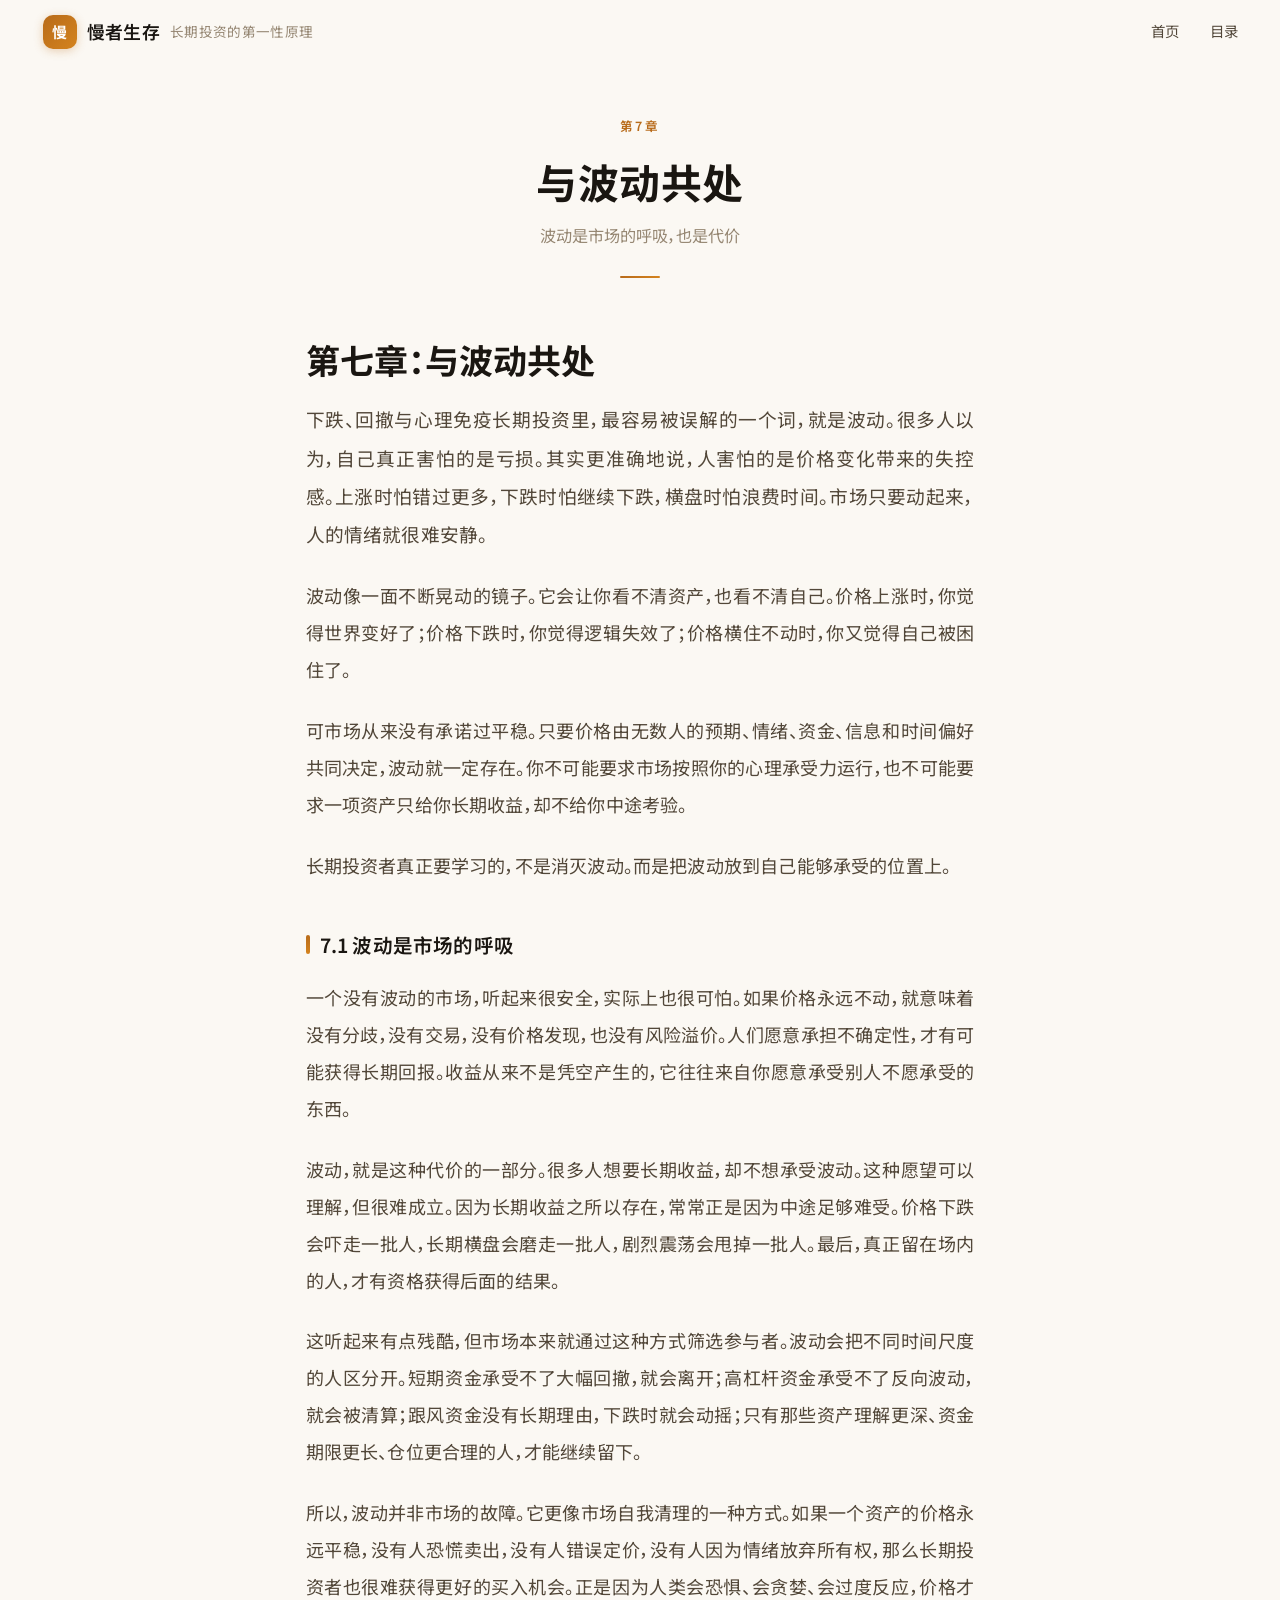
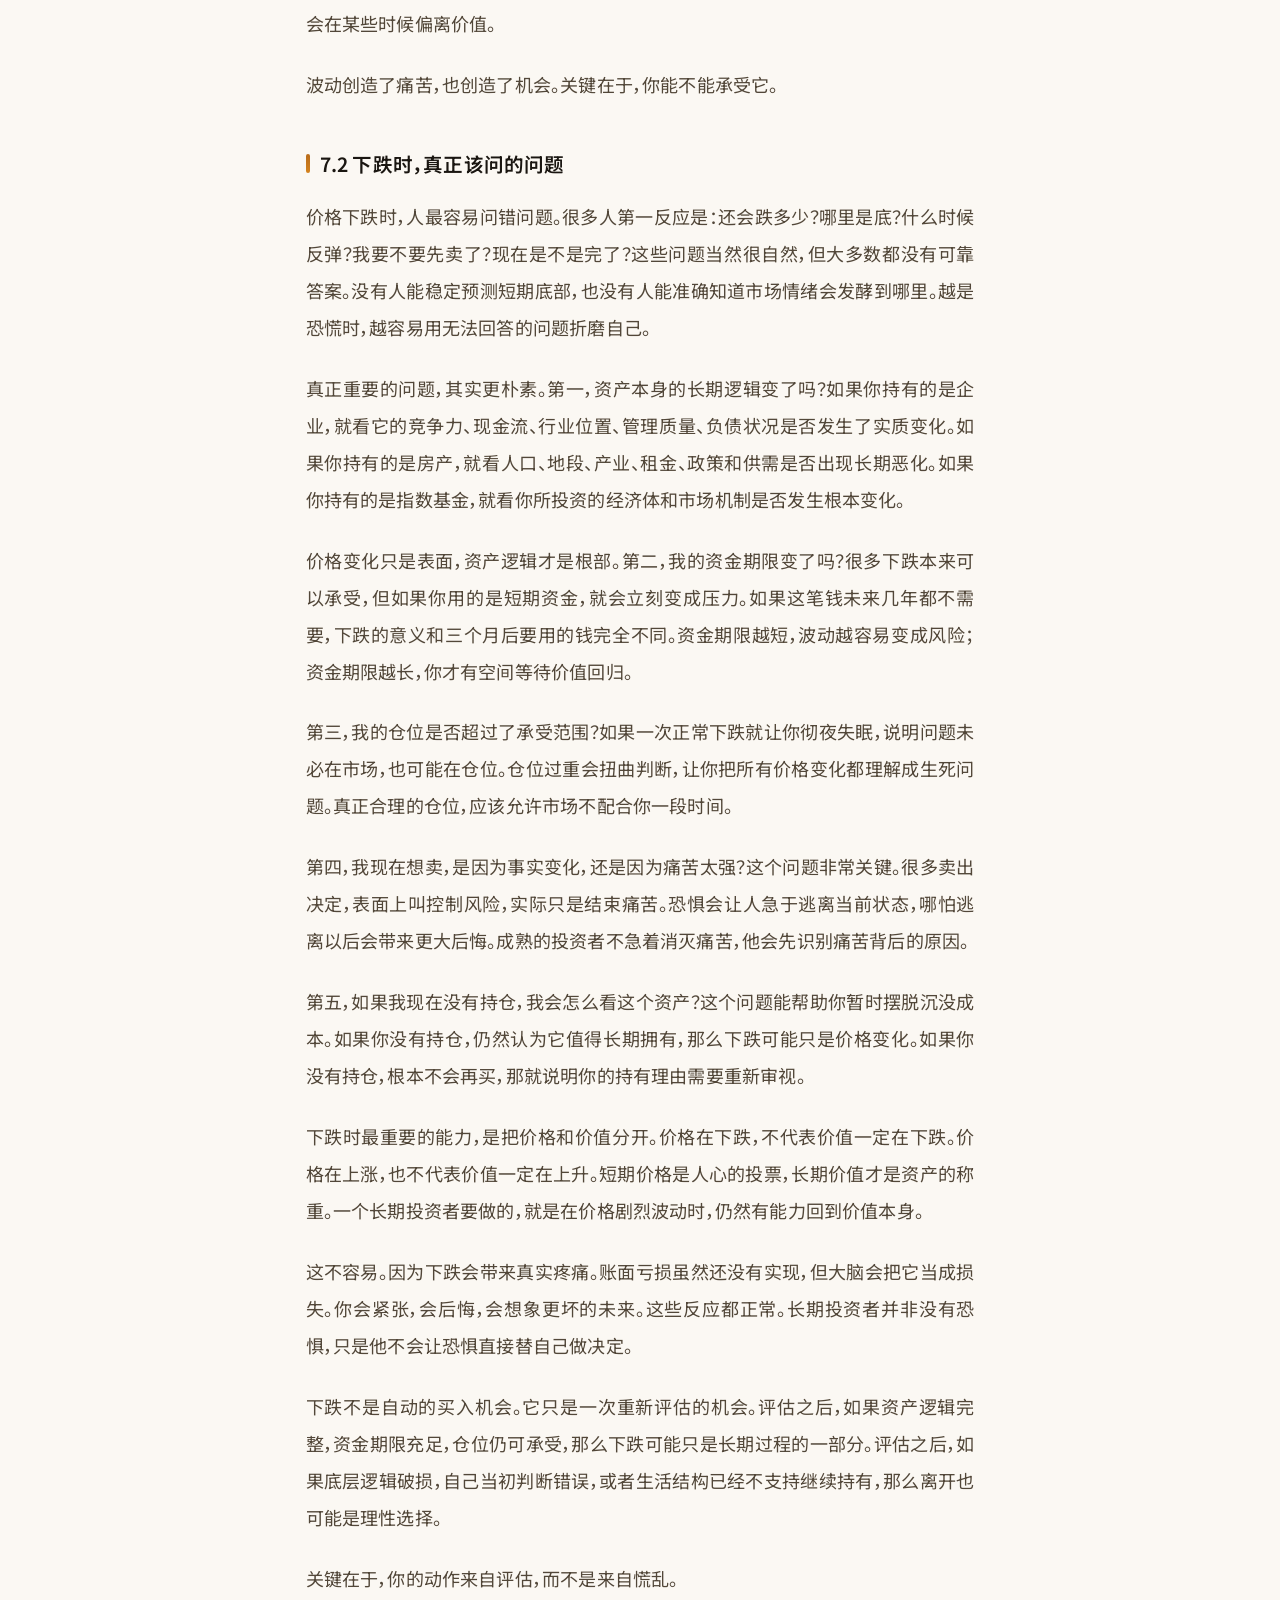
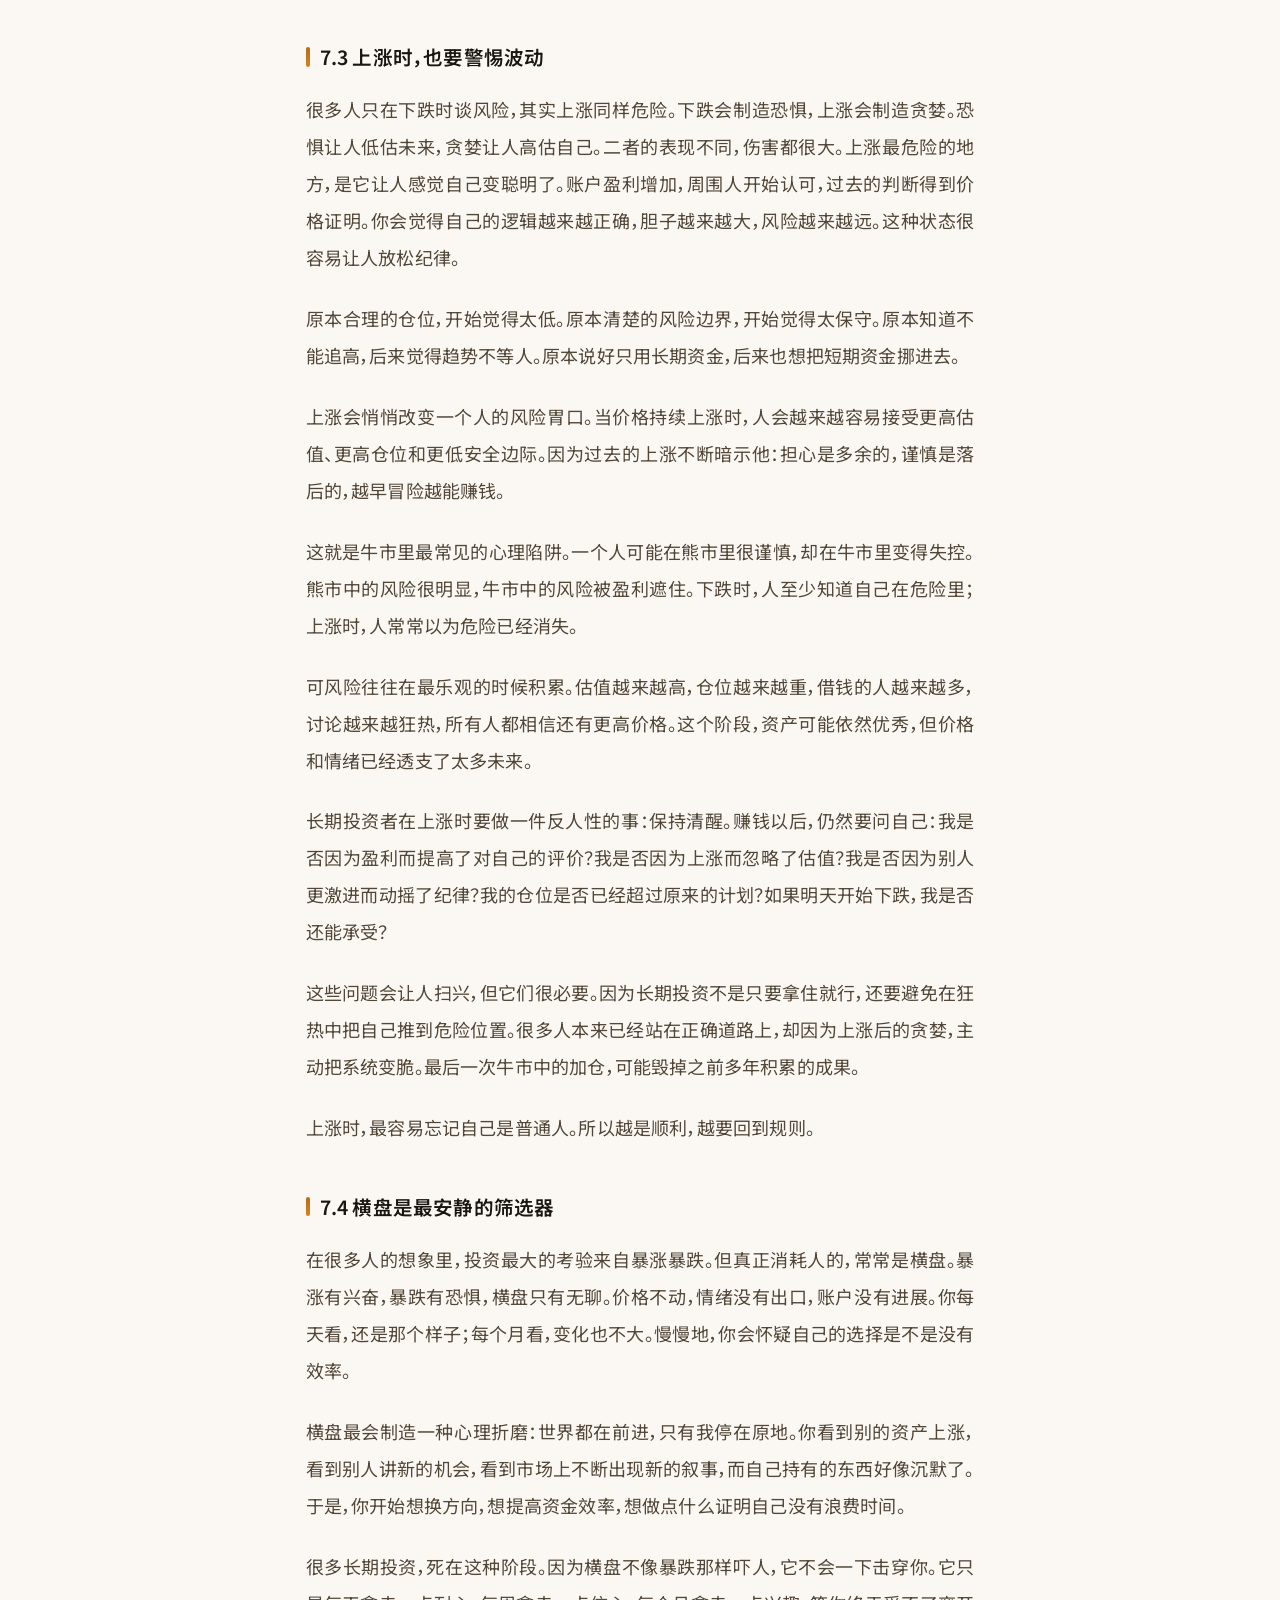
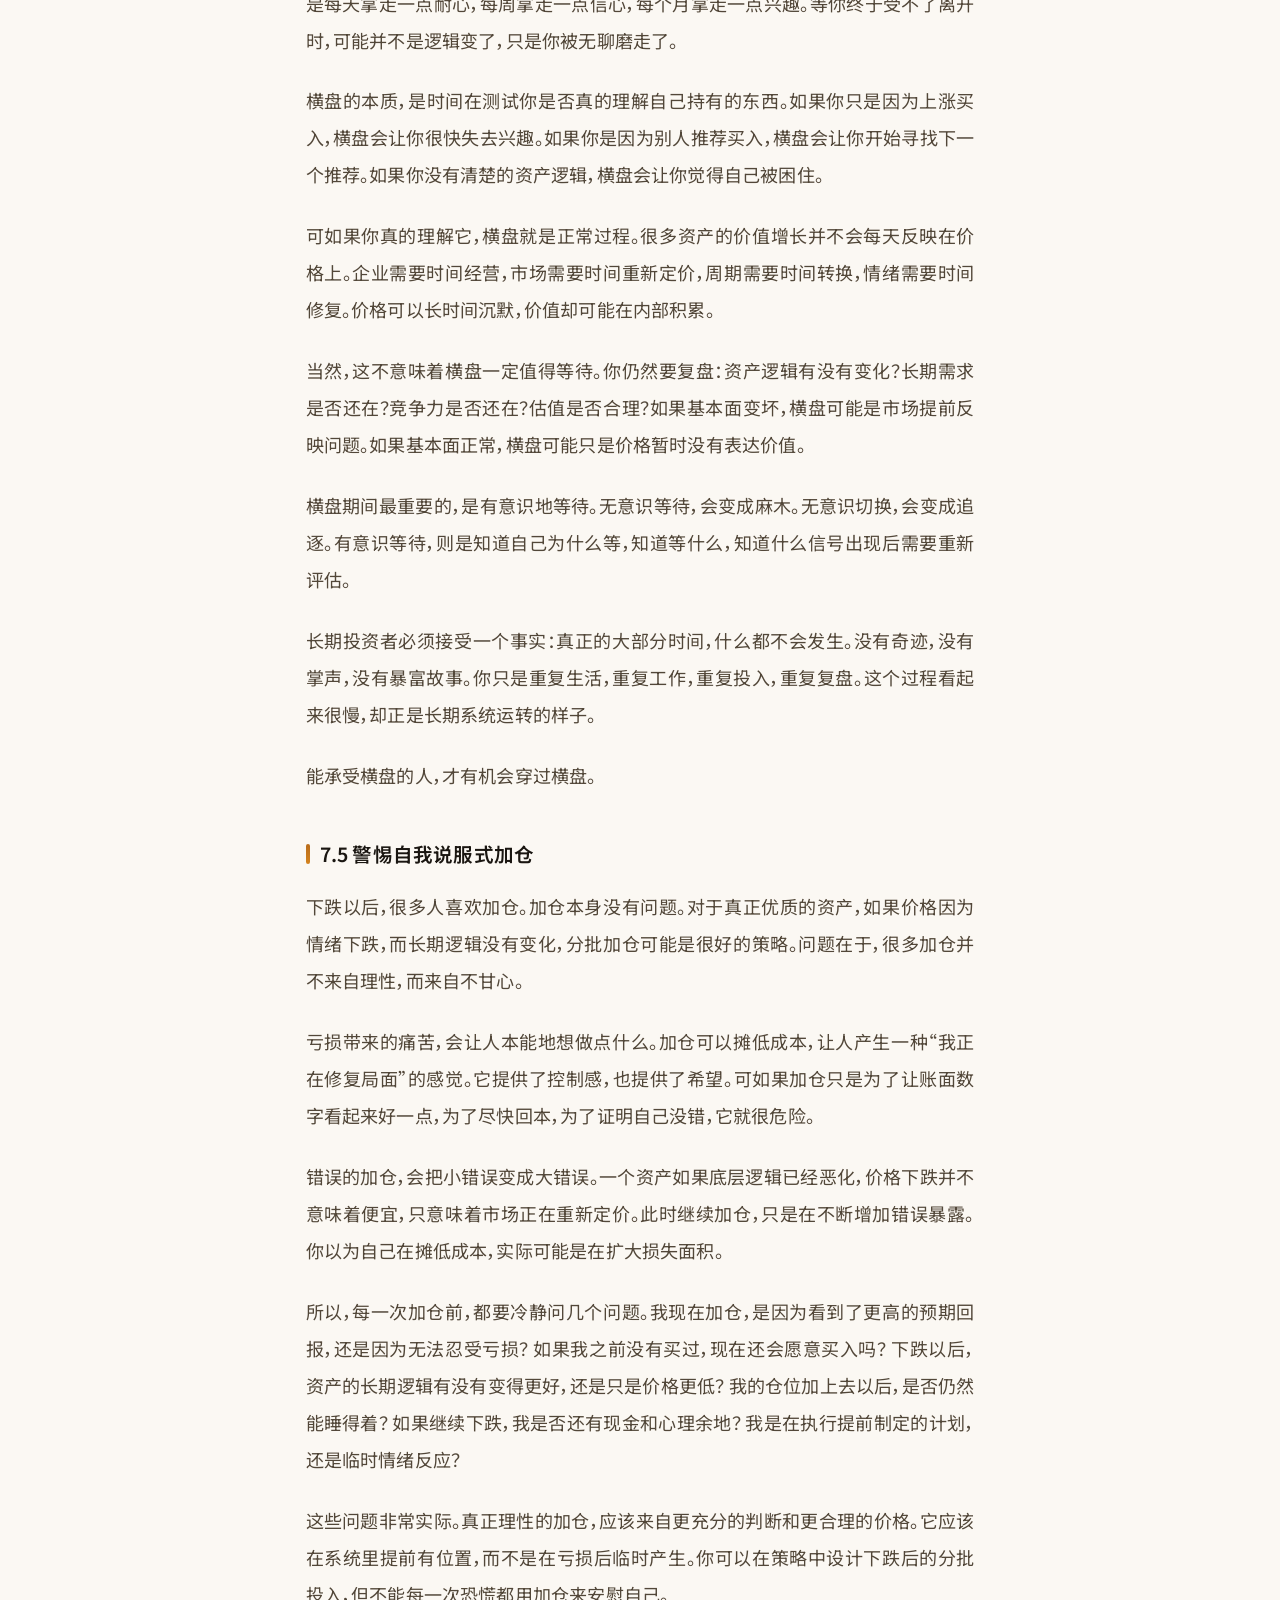
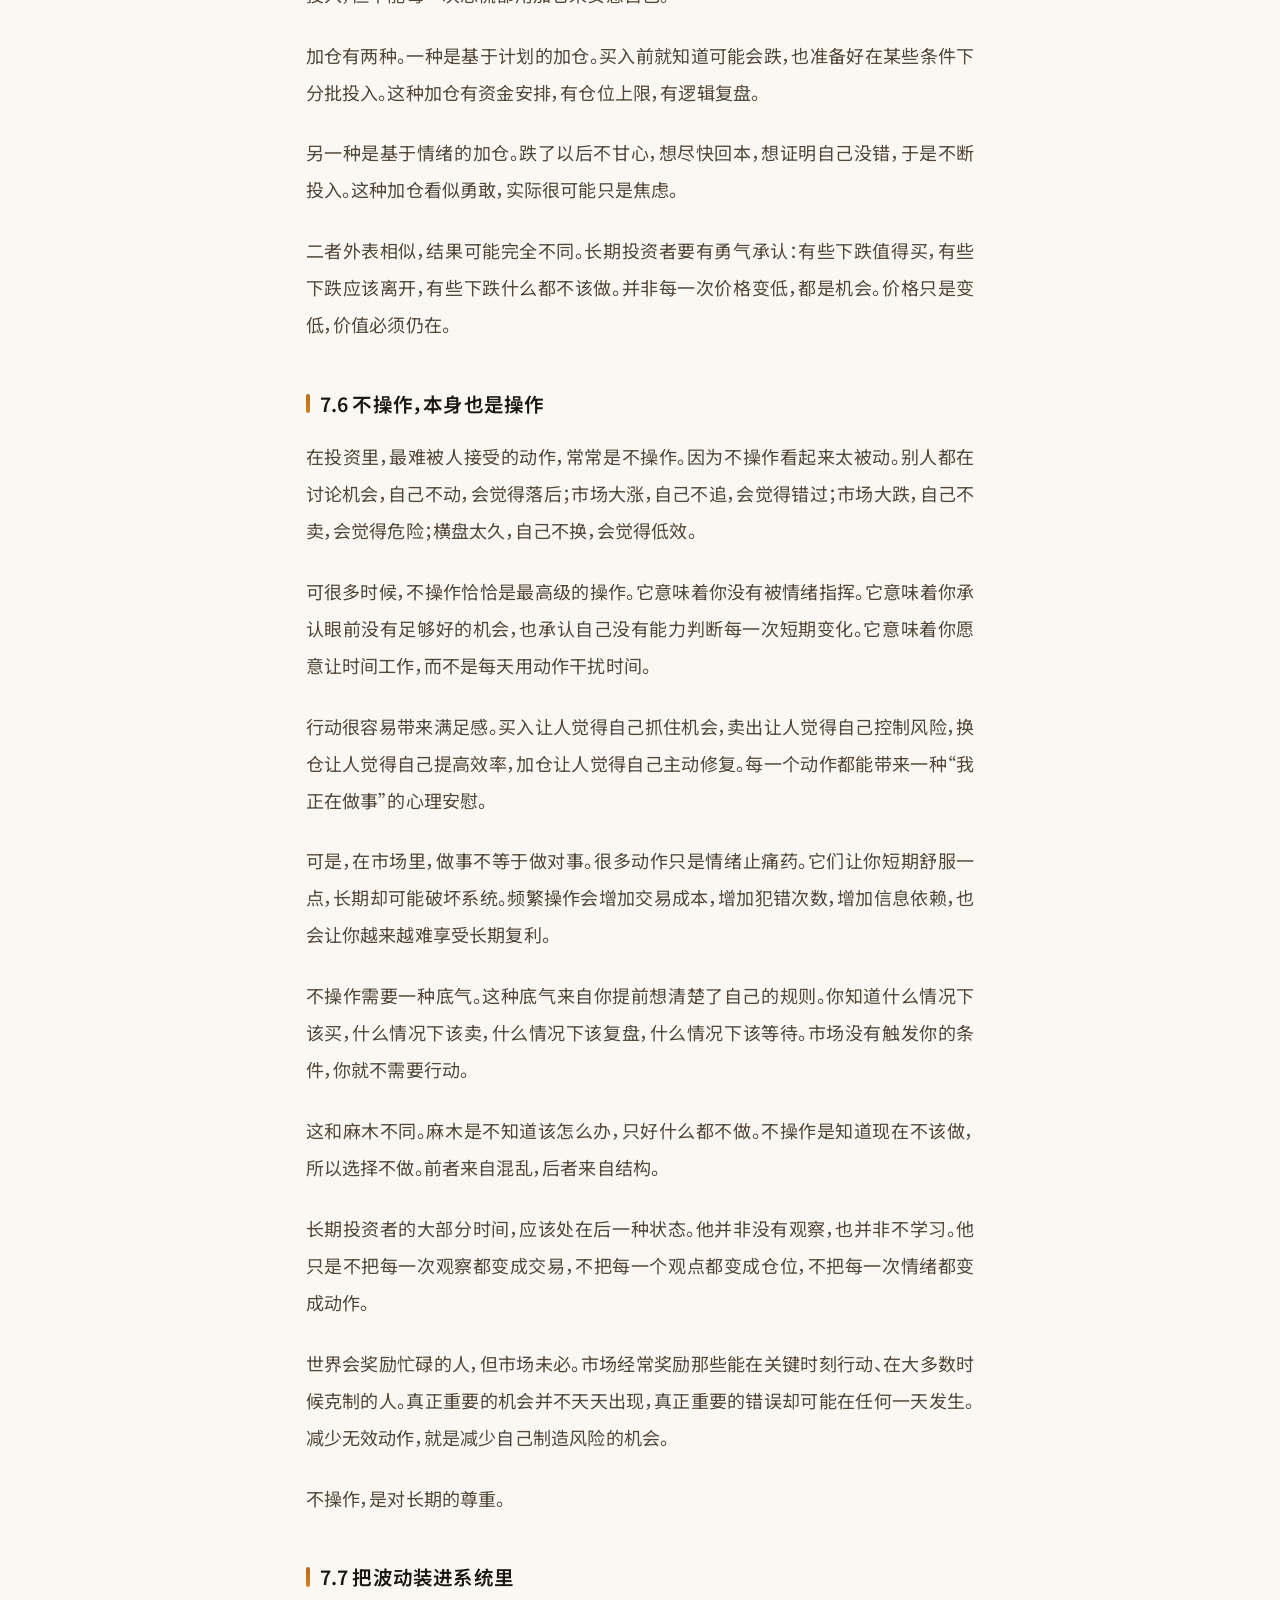
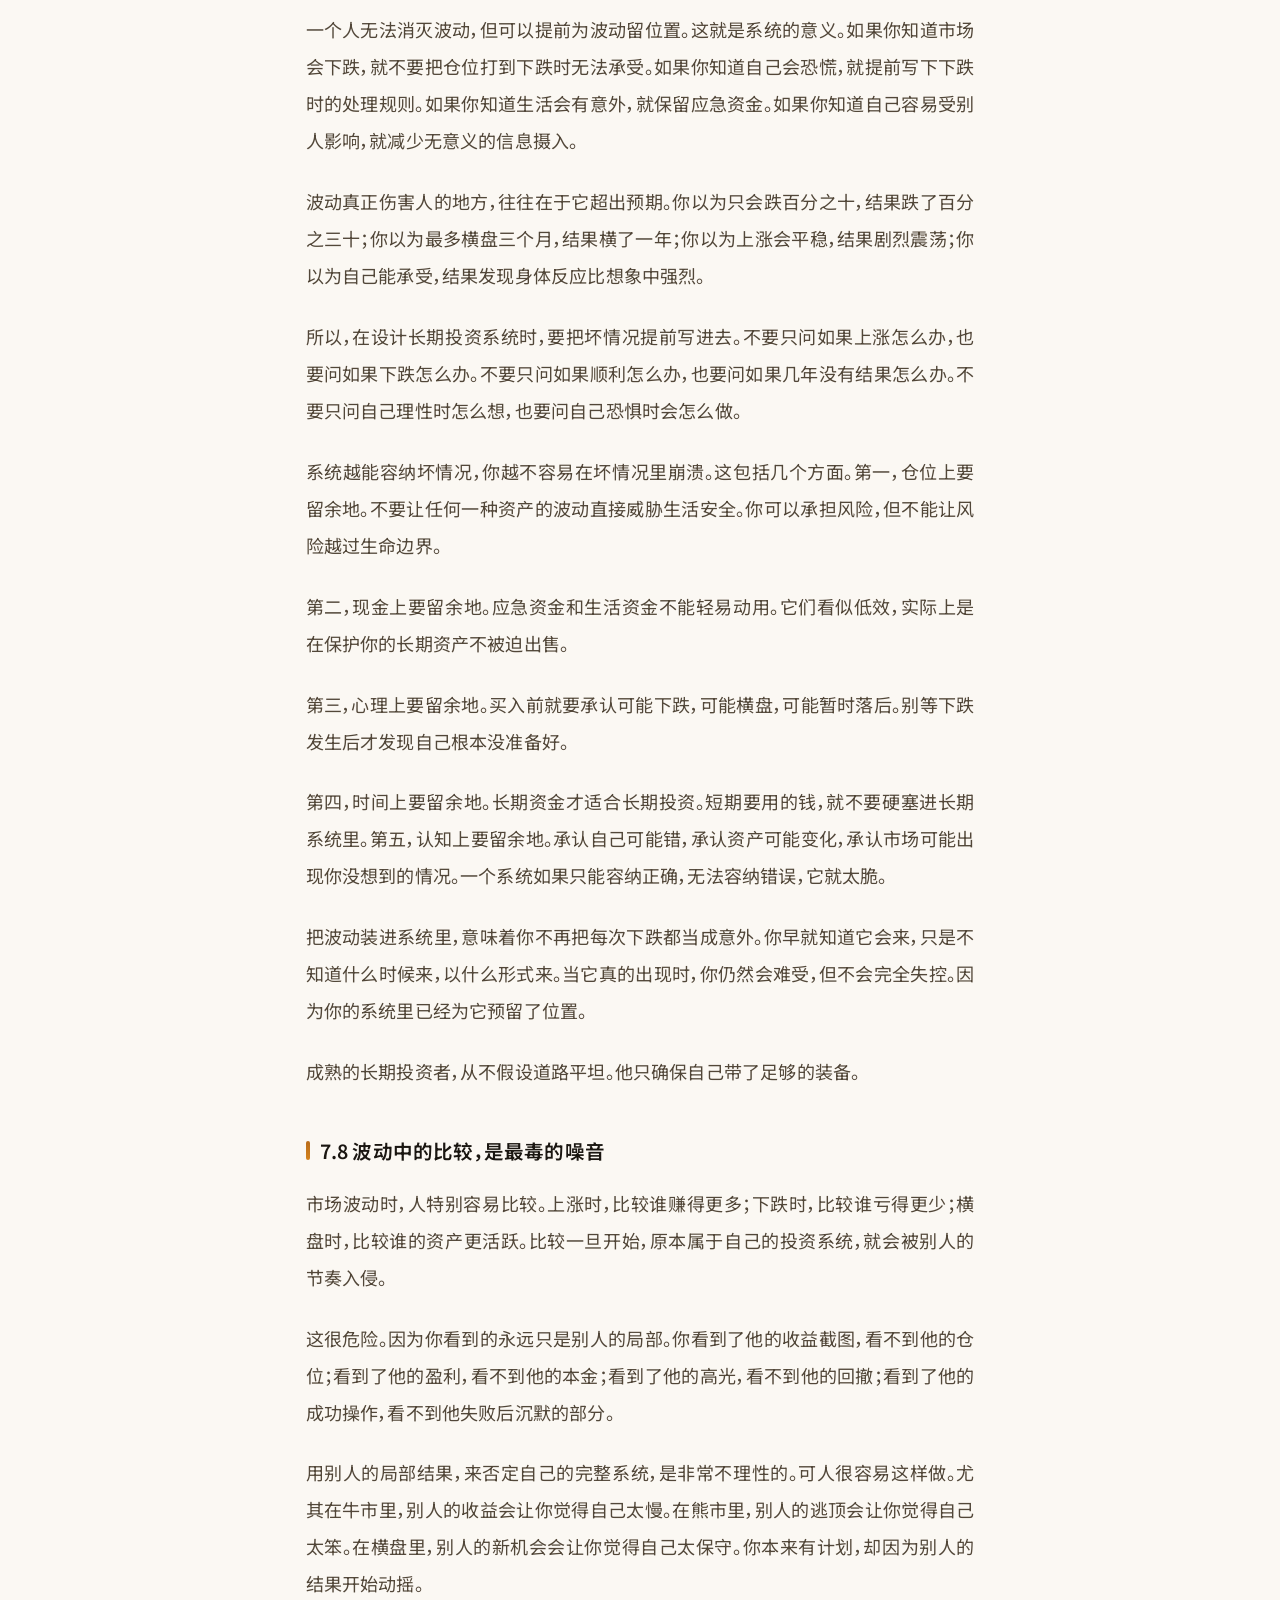
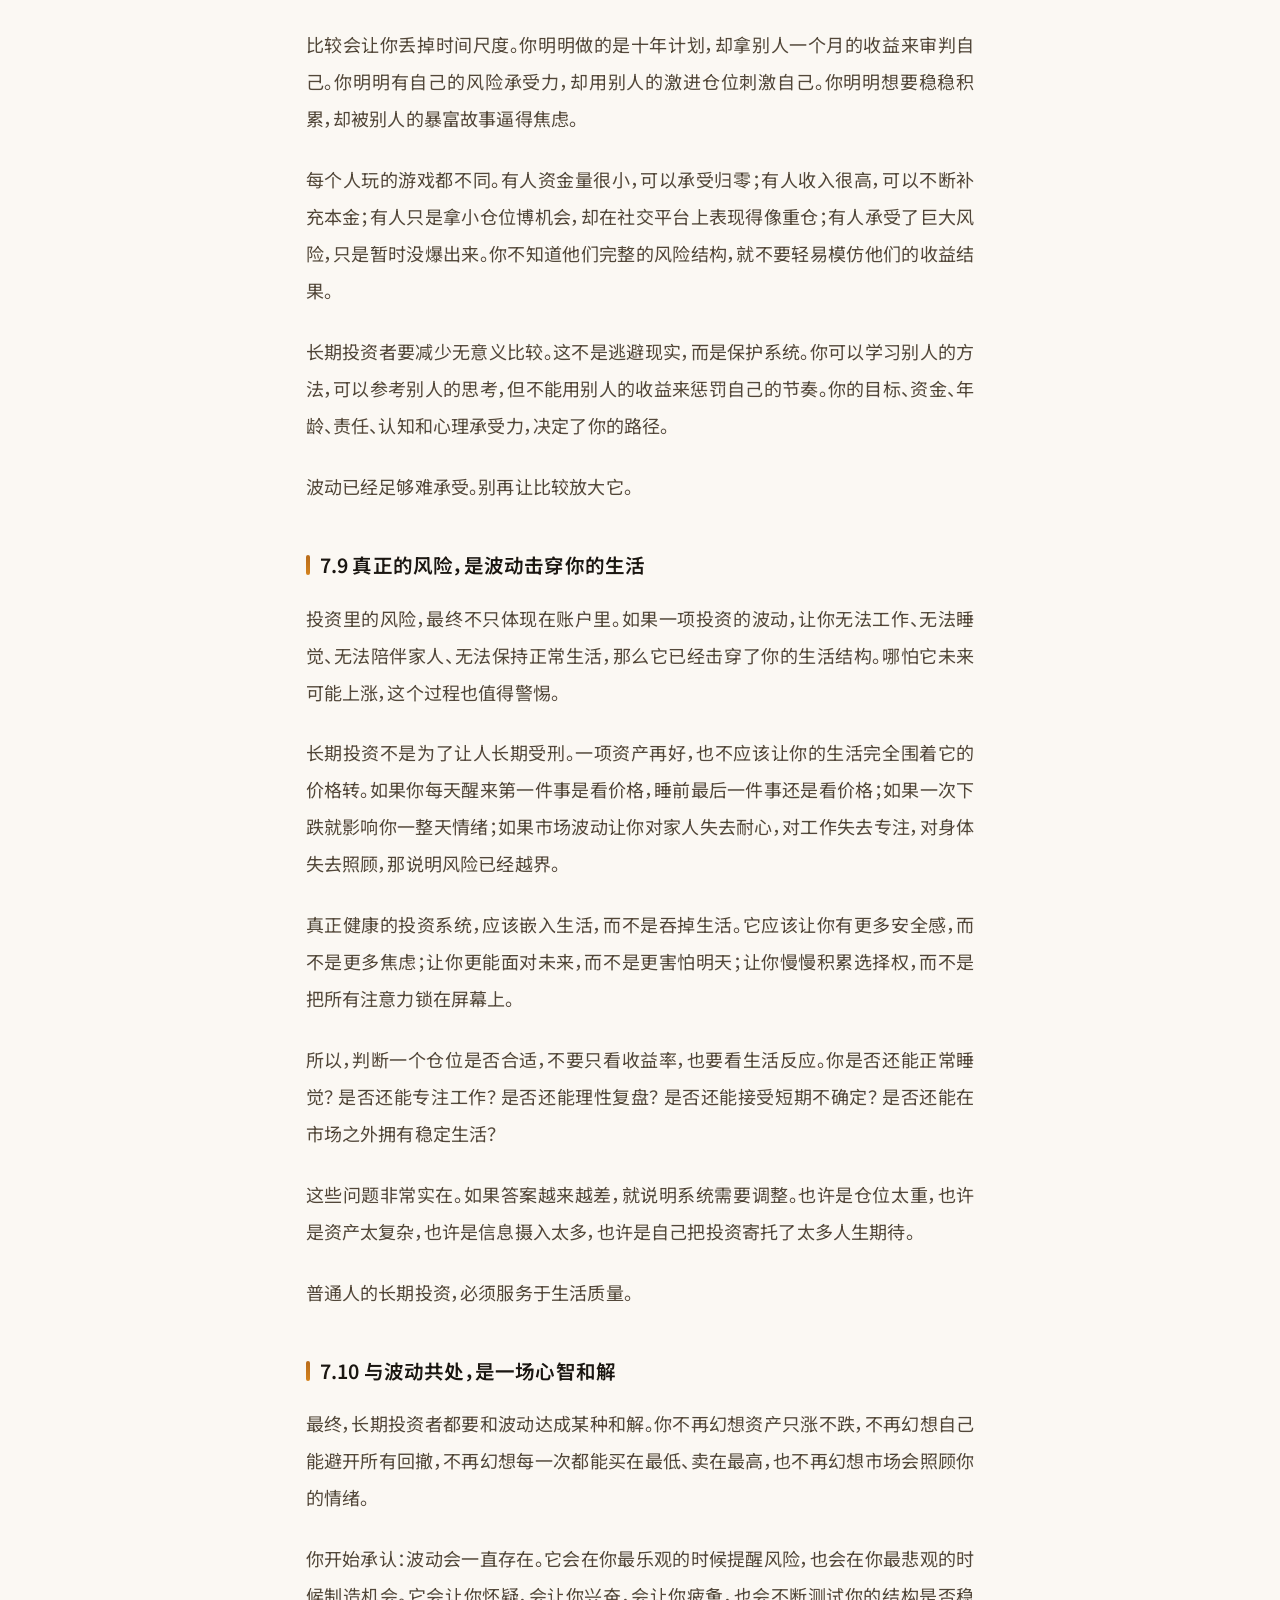
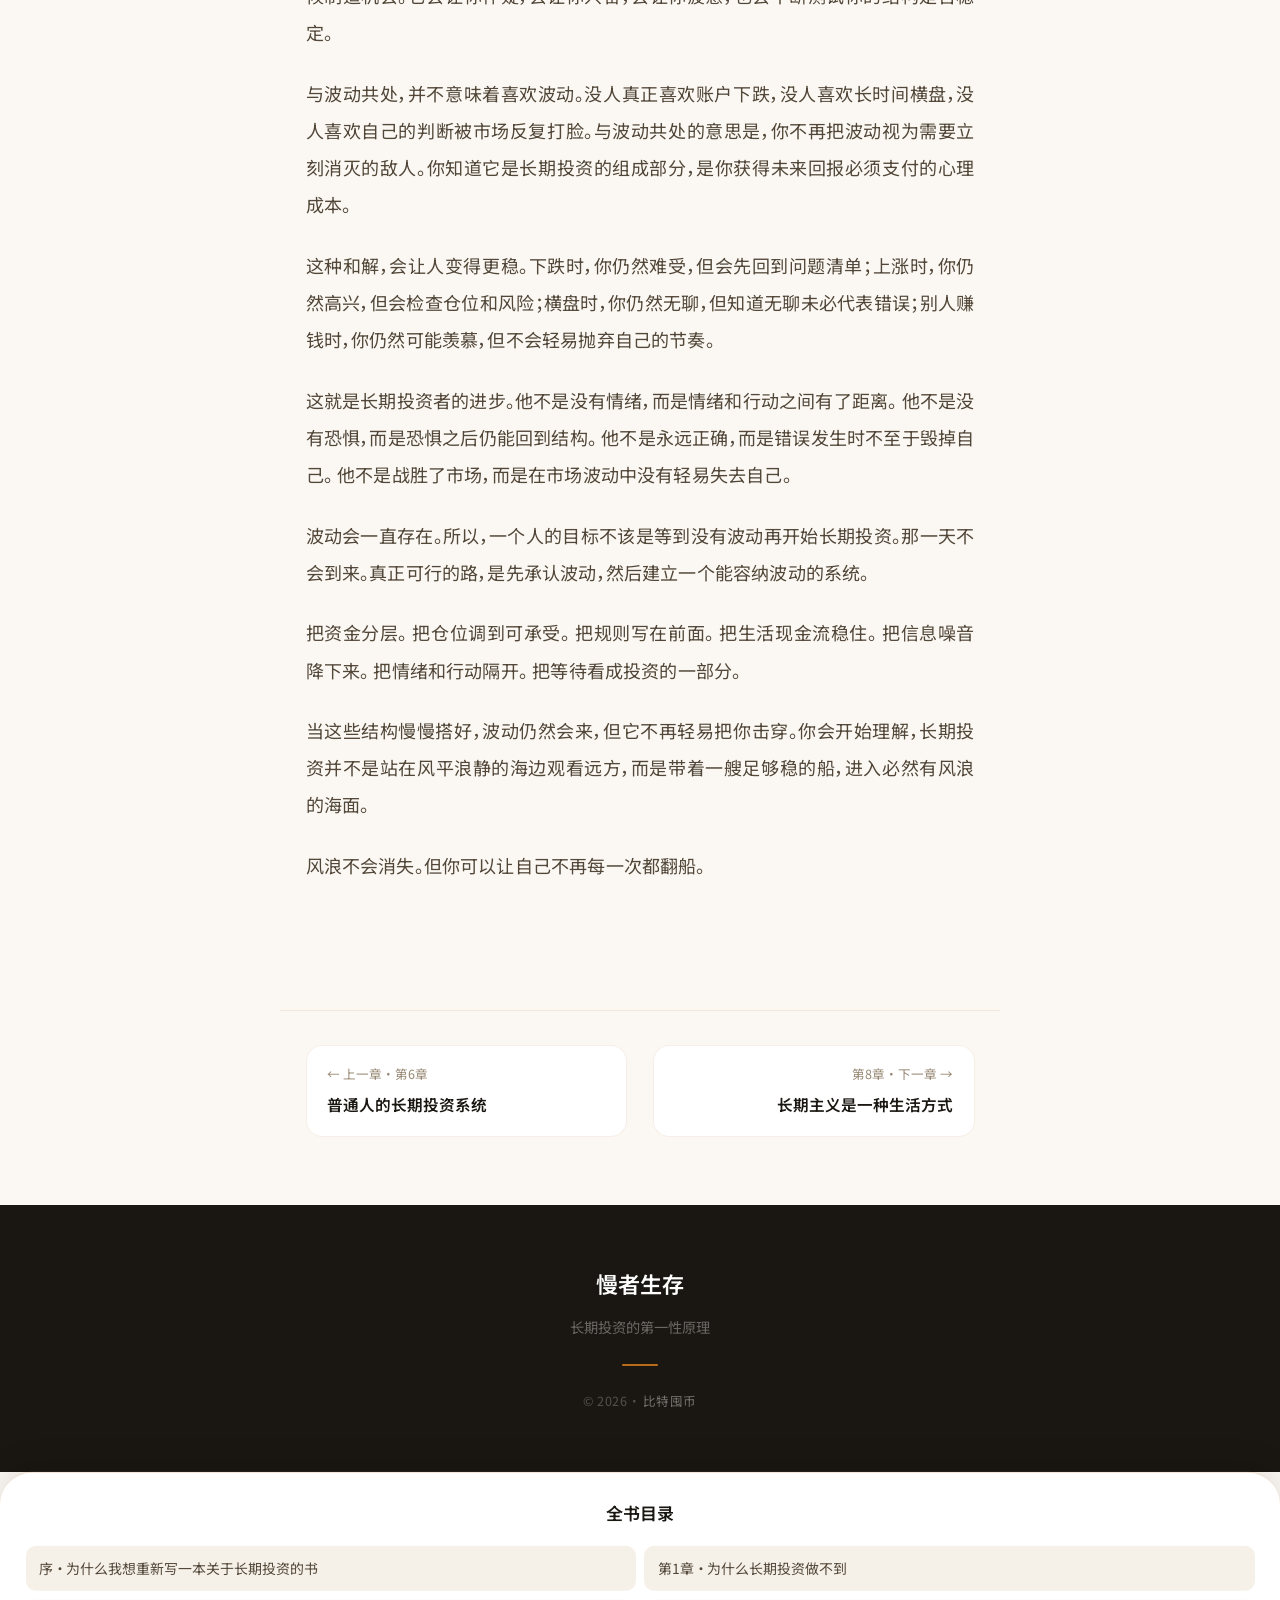
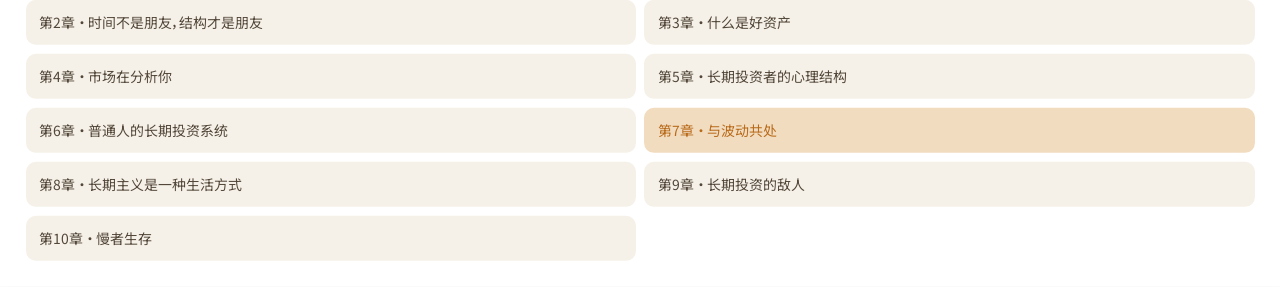
<file: chapter7.html>
<!DOCTYPE html>
<html lang="zh-CN">
<head>
  <meta charset="UTF-8">
  <meta name="viewport" content="width=device-width, initial-scale=1.0, maximum-scale=5.0">
  <title>与波动共处 — 慢者生存</title>
  <meta name="description" content="波动是市场的呼吸，也是代价。《慢者生存》第7章，探讨长期投资的第一性原理。">
  <meta name="keywords" content="长期投资,与波动共处,波动是市场的呼吸，也是代价,慢者生存,投资心理学">
  <meta name="author" content="比特囤币">

  <meta property="og:type" content="article">
  <meta property="og:title" content="与波动共处 — 慢者生存">
  <meta property="og:description" content="波动是市场的呼吸，也是代价">
  <meta property="og:locale" content="zh_CN">
  <meta property="og:site_name" content="慢者生存">

  <meta name="twitter:card" content="summary">
  <meta name="twitter:title" content="与波动共处 — 慢者生存">

  <link rel="canonical" href="https://hold.btchao.com/chapter7.html">

  <!-- DNS 预解析 -->
  <link rel="dns-prefetch" href="//fonts.googleapis.com">
  <link rel="dns-prefetch" href="//fonts.gstatic.com">

  <!-- 预加载关键资源 -->
  <link rel="preload" href="style.css" as="style">
  <link rel="preload" href="script.js" as="script">

  <!-- 移动端 & PWA -->
  <meta name="theme-color" content="#FBF8F3">
  <meta name="apple-mobile-web-app-capable" content="yes">
  <meta name="apple-mobile-web-app-status-bar-style" content="default">
  <meta name="apple-mobile-web-app-title" content="慢者生存">
  <meta name="mobile-web-app-capable" content="yes">

  <!-- 结构化数据链接增强 -->
  <link rel="alternate" hreflang="zh-CN" href="https://hold.btchao.com/chapter7.html">
  <link rel="alternate" hreflang="x-default" href="https://hold.btchao.com/chapter7.html">

  <!-- Open Graph 增强 -->
  <meta property="og:url" content="https://hold.btchao.com/chapter7.html">
  <meta property="og:site_name" content="慢者生存">
  <meta name="format-detection" content="telephone=no">

  <!-- Fonts -->
  <link rel="preconnect" href="https://fonts.googleapis.com">
  <link rel="preconnect" href="https://fonts.gstatic.com" crossorigin>
  <link href="https://fonts.googleapis.com/css2?family=Noto+Sans+SC:wght@400;500;600;700&display=swap" rel="stylesheet">

  <link rel="manifest" href="manifest.json">
  <link rel="icon" href="data:image/svg+xml,<svg xmlns='http://www.w3.org/2000/svg' width='64' height='64' viewBox='0 0 64 64'><rect width='64' height='64' rx='12' fill='%23B86B1A'/><text x='32' y='44' font-size='32' font-weight='bold' text-anchor='middle' fill='white' font-family='sans-serif'>慢</text></svg>">
  <link rel="stylesheet" href="style.css">

  <!-- JSON-LD 结构化数据 -->
  <script type="application/ld+json">
  {
    "@context": "https://schema.org",
    "@type": "Article",
    "headline": "与波动共处",
    "description": "波动是市场的呼吸，也是代价",
    "isPartOf": {
      "@type": "Book",
      "name": "慢者生存",
      "author": { "@type": "Organization", "name": "比特囤币" }
    },
    "inLanguage": "zh-CN"
  },
    "url": "https://hold.btchao.com/chapter7.html",
    "author": { "@type": "Organization", "name": "比特囤币", "url": "https://www.btchao.com" }
  </script>
</head>
<body>
  <div class="scroll-progress"></div>

  <nav class="t">
    <a class="nb" href="index.html">
      <div class="ni">慢</div>
      <span>慢者生存</span>
      <span class="nr">长期投资的第一性原理</span>
    </a>
    <div class="nav-links">
      <a href="index.html">首页</a>
      <a href="#contents">目录</a>
    </div>
    <button class="nav-menu-btn" aria-label="目录">
      <svg width="20" height="20" viewBox="0 0 20 20" fill="currentColor"><path d="M3 5h14v2H3V5zm0 4h14v2H3V9zm0 4h14v2H3v-2z"/></svg>
    </button>
  </nav>

  <aside class="toc-sidebar">
          <ul>
              <li><a href="#71">7.1 波动是市场的呼吸</a></li>
              <li><a href="#72">7.2 下跌时，真正该问的问题</a></li>
              <li><a href="#73">7.3 上涨时，也要警惕波动</a></li>
              <li><a href="#74">7.4 横盘是最安静的筛选器</a></li>
              <li><a href="#75">7.5 警惕自我说服式加仓</a></li>
              <li><a href="#76">7.6 不操作，本身也是操作</a></li>
              <li><a href="#77">7.7 把波动装进系统里</a></li>
              <li><a href="#78">7.8 波动中的比较，是最毒的噪音</a></li>
              <li><a href="#79">7.9 真正的风险，是波动击穿你的生活</a></li>
              <li><a href="#710">7.10 与波动共处，是一场心智和解</a></li>
          </ul>
        </aside>

  <div class="article-wrap">
    <div class="article-header">
      <div class="eyebrow">第7章</div>
      <h1>与波动共处</h1>
      <div class="subtitle">波动是市场的呼吸，也是代价</div>
      <div class="divider"></div>
    </div>

    <article class="al">
            <h1>第七章：与波动共处</h1>
            <p>下跌、回撤与心理免疫长期投资里，最容易被误解的一个词，就是波动。很多人以为，自己真正害怕的是亏损。其实更准确地说，人害怕的是价格变化带来的失控感。上涨时怕错过更多，下跌时怕继续下跌，横盘时怕浪费时间。市场只要动起来，人的情绪就很难安静。</p>
            <p>波动像一面不断晃动的镜子。它会让你看不清资产，也看不清自己。价格上涨时，你觉得世界变好了；价格下跌时，你觉得逻辑失效了；价格横住不动时，你又觉得自己被困住了。</p>
            <p>可市场从来没有承诺过平稳。只要价格由无数人的预期、情绪、资金、信息和时间偏好共同决定，波动就一定存在。你不可能要求市场按照你的心理承受力运行，也不可能要求一项资产只给你长期收益，却不给你中途考验。</p>
            <p>长期投资者真正要学习的，不是消灭波动。而是把波动放到自己能够承受的位置上。</p>
            <h3 id="71">7.1 波动是市场的呼吸</h3>
            <p>一个没有波动的市场，听起来很安全，实际上也很可怕。如果价格永远不动，就意味着没有分歧，没有交易，没有价格发现，也没有风险溢价。人们愿意承担不确定性，才有可能获得长期回报。收益从来不是凭空产生的，它往往来自你愿意承受别人不愿承受的东西。</p>
            <p>波动，就是这种代价的一部分。很多人想要长期收益，却不想承受波动。这种愿望可以理解，但很难成立。因为长期收益之所以存在，常常正是因为中途足够难受。价格下跌会吓走一批人，长期横盘会磨走一批人，剧烈震荡会甩掉一批人。最后，真正留在场内的人，才有资格获得后面的结果。</p>
            <p>这听起来有点残酷，但市场本来就通过这种方式筛选参与者。波动会把不同时间尺度的人区分开。短期资金承受不了大幅回撤，就会离开；高杠杆资金承受不了反向波动，就会被清算；跟风资金没有长期理由，下跌时就会动摇；只有那些资产理解更深、资金期限更长、仓位更合理的人，才能继续留下。</p>
            <p>所以，波动并非市场的故障。它更像市场自我清理的一种方式。如果一个资产的价格永远平稳，没有人恐慌卖出，没有人错误定价，没有人因为情绪放弃所有权，那么长期投资者也很难获得更好的买入机会。正是因为人类会恐惧、会贪婪、会过度反应，价格才会在某些时候偏离价值。</p>
            <p>波动创造了痛苦，也创造了机会。关键在于，你能不能承受它。</p>
            <h3 id="72">7.2 下跌时，真正该问的问题</h3>
            <p>价格下跌时，人最容易问错问题。很多人第一反应是：还会跌多少？哪里是底？什么时候反弹？我要不要先卖了？现在是不是完了？这些问题当然很自然，但大多数都没有可靠答案。没有人能稳定预测短期底部，也没有人能准确知道市场情绪会发酵到哪里。越是恐慌时，越容易用无法回答的问题折磨自己。</p>
            <p>真正重要的问题，其实更朴素。第一，资产本身的长期逻辑变了吗？如果你持有的是企业，就看它的竞争力、现金流、行业位置、管理质量、负债状况是否发生了实质变化。如果你持有的是房产，就看人口、地段、产业、租金、政策和供需是否出现长期恶化。如果你持有的是指数基金，就看你所投资的经济体和市场机制是否发生根本变化。</p>
            <p>价格变化只是表面，资产逻辑才是根部。第二，我的资金期限变了吗？很多下跌本来可以承受，但如果你用的是短期资金，就会立刻变成压力。如果这笔钱未来几年都不需要，下跌的意义和三个月后要用的钱完全不同。资金期限越短，波动越容易变成风险；资金期限越长，你才有空间等待价值回归。</p>
            <p>第三，我的仓位是否超过了承受范围？如果一次正常下跌就让你彻夜失眠，说明问题未必在市场，也可能在仓位。仓位过重会扭曲判断，让你把所有价格变化都理解成生死问题。真正合理的仓位，应该允许市场不配合你一段时间。</p>
            <p>第四，我现在想卖，是因为事实变化，还是因为痛苦太强？这个问题非常关键。很多卖出决定，表面上叫控制风险，实际只是结束痛苦。恐惧会让人急于逃离当前状态，哪怕逃离以后会带来更大后悔。成熟的投资者不急着消灭痛苦，他会先识别痛苦背后的原因。</p>
            <p>第五，如果我现在没有持仓，我会怎么看这个资产？这个问题能帮助你暂时摆脱沉没成本。如果你没有持仓，仍然认为它值得长期拥有，那么下跌可能只是价格变化。如果你没有持仓，根本不会再买，那就说明你的持有理由需要重新审视。</p>
            <p>下跌时最重要的能力，是把价格和价值分开。价格在下跌，不代表价值一定在下跌。价格在上涨，也不代表价值一定在上升。短期价格是人心的投票，长期价值才是资产的称重。一个长期投资者要做的，就是在价格剧烈波动时，仍然有能力回到价值本身。</p>
            <p>这不容易。因为下跌会带来真实疼痛。账面亏损虽然还没有实现，但大脑会把它当成损失。你会紧张，会后悔，会想象更坏的未来。这些反应都正常。长期投资者并非没有恐惧，只是他不会让恐惧直接替自己做决定。</p>
            <p>下跌不是自动的买入机会。它只是一次重新评估的机会。评估之后，如果资产逻辑完整，资金期限充足，仓位仍可承受，那么下跌可能只是长期过程的一部分。评估之后，如果底层逻辑破损，自己当初判断错误，或者生活结构已经不支持继续持有，那么离开也可能是理性选择。</p>
            <p>关键在于，你的动作来自评估，而不是来自慌乱。</p>
            <h3 id="73">7.3 上涨时，也要警惕波动</h3>
            <p>很多人只在下跌时谈风险，其实上涨同样危险。下跌会制造恐惧，上涨会制造贪婪。恐惧让人低估未来，贪婪让人高估自己。二者的表现不同，伤害都很大。上涨最危险的地方，是它让人感觉自己变聪明了。账户盈利增加，周围人开始认可，过去的判断得到价格证明。你会觉得自己的逻辑越来越正确，胆子越来越大，风险越来越远。这种状态很容易让人放松纪律。</p>
            <p>原本合理的仓位，开始觉得太低。原本清楚的风险边界，开始觉得太保守。原本知道不能追高，后来觉得趋势不等人。原本说好只用长期资金，后来也想把短期资金挪进去。</p>
            <p>上涨会悄悄改变一个人的风险胃口。当价格持续上涨时，人会越来越容易接受更高估值、更高仓位和更低安全边际。因为过去的上涨不断暗示他：担心是多余的，谨慎是落后的，越早冒险越能赚钱。</p>
            <p>这就是牛市里最常见的心理陷阱。一个人可能在熊市里很谨慎，却在牛市里变得失控。熊市中的风险很明显，牛市中的风险被盈利遮住。下跌时，人至少知道自己在危险里；上涨时，人常常以为危险已经消失。</p>
            <p>可风险往往在最乐观的时候积累。估值越来越高，仓位越来越重，借钱的人越来越多，讨论越来越狂热，所有人都相信还有更高价格。这个阶段，资产可能依然优秀，但价格和情绪已经透支了太多未来。</p>
            <p>长期投资者在上涨时要做一件反人性的事：保持清醒。赚钱以后，仍然要问自己：我是否因为盈利而提高了对自己的评价？我是否因为上涨而忽略了估值？我是否因为别人更激进而动摇了纪律？我的仓位是否已经超过原来的计划？如果明天开始下跌，我是否还能承受？</p>
            <p>这些问题会让人扫兴，但它们很必要。因为长期投资不是只要拿住就行，还要避免在狂热中把自己推到危险位置。很多人本来已经站在正确道路上，却因为上涨后的贪婪，主动把系统变脆。最后一次牛市中的加仓，可能毁掉之前多年积累的成果。</p>
            <p>上涨时，最容易忘记自己是普通人。所以越是顺利，越要回到规则。</p>
            <h3 id="74">7.4 横盘是最安静的筛选器</h3>
            <p>在很多人的想象里，投资最大的考验来自暴涨暴跌。但真正消耗人的，常常是横盘。暴涨有兴奋，暴跌有恐惧，横盘只有无聊。价格不动，情绪没有出口，账户没有进展。你每天看，还是那个样子；每个月看，变化也不大。慢慢地，你会怀疑自己的选择是不是没有效率。</p>
            <p>横盘最会制造一种心理折磨：世界都在前进，只有我停在原地。你看到别的资产上涨，看到别人讲新的机会，看到市场上不断出现新的叙事，而自己持有的东西好像沉默了。于是，你开始想换方向，想提高资金效率，想做点什么证明自己没有浪费时间。</p>
            <p>很多长期投资，死在这种阶段。因为横盘不像暴跌那样吓人，它不会一下击穿你。它只是每天拿走一点耐心，每周拿走一点信心，每个月拿走一点兴趣。等你终于受不了离开时，可能并不是逻辑变了，只是你被无聊磨走了。</p>
            <p>横盘的本质，是时间在测试你是否真的理解自己持有的东西。如果你只是因为上涨买入，横盘会让你很快失去兴趣。如果你是因为别人推荐买入，横盘会让你开始寻找下一个推荐。如果你没有清楚的资产逻辑，横盘会让你觉得自己被困住。</p>
            <p>可如果你真的理解它，横盘就是正常过程。很多资产的价值增长并不会每天反映在价格上。企业需要时间经营，市场需要时间重新定价，周期需要时间转换，情绪需要时间修复。价格可以长时间沉默，价值却可能在内部积累。</p>
            <p>当然，这不意味着横盘一定值得等待。你仍然要复盘：资产逻辑有没有变化？长期需求是否还在？竞争力是否还在？估值是否合理？如果基本面变坏，横盘可能是市场提前反映问题。如果基本面正常，横盘可能只是价格暂时没有表达价值。</p>
            <p>横盘期间最重要的，是有意识地等待。无意识等待，会变成麻木。无意识切换，会变成追逐。有意识等待，则是知道自己为什么等，知道等什么，知道什么信号出现后需要重新评估。</p>
            <p>长期投资者必须接受一个事实：真正的大部分时间，什么都不会发生。没有奇迹，没有掌声，没有暴富故事。你只是重复生活，重复工作，重复投入，重复复盘。这个过程看起来很慢，却正是长期系统运转的样子。</p>
            <p>能承受横盘的人，才有机会穿过横盘。</p>
            <h3 id="75">7.5 警惕自我说服式加仓</h3>
            <p>下跌以后，很多人喜欢加仓。加仓本身没有问题。对于真正优质的资产，如果价格因为情绪下跌，而长期逻辑没有变化，分批加仓可能是很好的策略。问题在于，很多加仓并不来自理性，而来自不甘心。</p>
            <p>亏损带来的痛苦，会让人本能地想做点什么。加仓可以摊低成本，让人产生一种“我正在修复局面”的感觉。它提供了控制感，也提供了希望。可如果加仓只是为了让账面数字看起来好一点，为了尽快回本，为了证明自己没错，它就很危险。</p>
            <p>错误的加仓，会把小错误变成大错误。一个资产如果底层逻辑已经恶化，价格下跌并不意味着便宜，只意味着市场正在重新定价。此时继续加仓，只是在不断增加错误暴露。你以为自己在摊低成本，实际可能是在扩大损失面积。</p>
            <p>所以，每一次加仓前，都要冷静问几个问题。我现在加仓，是因为看到了更高的预期回报，还是因为无法忍受亏损？
如果我之前没有买过，现在还会愿意买入吗？
下跌以后，资产的长期逻辑有没有变得更好，还是只是价格更低？
我的仓位加上去以后，是否仍然能睡得着？
如果继续下跌，我是否还有现金和心理余地？
我是在执行提前制定的计划，还是临时情绪反应？</p>
            <p>这些问题非常实际。真正理性的加仓，应该来自更充分的判断和更合理的价格。它应该在系统里提前有位置，而不是在亏损后临时产生。你可以在策略中设计下跌后的分批投入，但不能每一次恐慌都用加仓来安慰自己。</p>
            <p>加仓有两种。一种是基于计划的加仓。买入前就知道可能会跌，也准备好在某些条件下分批投入。这种加仓有资金安排，有仓位上限，有逻辑复盘。</p>
            <p>另一种是基于情绪的加仓。跌了以后不甘心，想尽快回本，想证明自己没错，于是不断投入。这种加仓看似勇敢，实际很可能只是焦虑。</p>
            <p>二者外表相似，结果可能完全不同。长期投资者要有勇气承认：有些下跌值得买，有些下跌应该离开，有些下跌什么都不该做。并非每一次价格变低，都是机会。价格只是变低，价值必须仍在。</p>
            <h3 id="76">7.6 不操作，本身也是操作</h3>
            <p>在投资里，最难被人接受的动作，常常是不操作。因为不操作看起来太被动。别人都在讨论机会，自己不动，会觉得落后；市场大涨，自己不追，会觉得错过；市场大跌，自己不卖，会觉得危险；横盘太久，自己不换，会觉得低效。</p>
            <p>可很多时候，不操作恰恰是最高级的操作。它意味着你没有被情绪指挥。它意味着你承认眼前没有足够好的机会，也承认自己没有能力判断每一次短期变化。它意味着你愿意让时间工作，而不是每天用动作干扰时间。</p>
            <p>行动很容易带来满足感。买入让人觉得自己抓住机会，卖出让人觉得自己控制风险，换仓让人觉得自己提高效率，加仓让人觉得自己主动修复。每一个动作都能带来一种“我正在做事”的心理安慰。</p>
            <p>可是，在市场里，做事不等于做对事。很多动作只是情绪止痛药。它们让你短期舒服一点，长期却可能破坏系统。频繁操作会增加交易成本，增加犯错次数，增加信息依赖，也会让你越来越难享受长期复利。</p>
            <p>不操作需要一种底气。这种底气来自你提前想清楚了自己的规则。你知道什么情况下该买，什么情况下该卖，什么情况下该复盘，什么情况下该等待。市场没有触发你的条件，你就不需要行动。</p>
            <p>这和麻木不同。麻木是不知道该怎么办，只好什么都不做。不操作是知道现在不该做，所以选择不做。前者来自混乱，后者来自结构。</p>
            <p>长期投资者的大部分时间，应该处在后一种状态。他并非没有观察，也并非不学习。他只是不把每一次观察都变成交易，不把每一个观点都变成仓位，不把每一次情绪都变成动作。</p>
            <p>世界会奖励忙碌的人，但市场未必。市场经常奖励那些能在关键时刻行动、在大多数时候克制的人。真正重要的机会并不天天出现，真正重要的错误却可能在任何一天发生。减少无效动作，就是减少自己制造风险的机会。</p>
            <p>不操作，是对长期的尊重。</p>
            <h3 id="77">7.7 把波动装进系统里</h3>
            <p>一个人无法消灭波动，但可以提前为波动留位置。这就是系统的意义。如果你知道市场会下跌，就不要把仓位打到下跌时无法承受。如果你知道自己会恐慌，就提前写下下跌时的处理规则。如果你知道生活会有意外，就保留应急资金。如果你知道自己容易受别人影响，就减少无意义的信息摄入。</p>
            <p>波动真正伤害人的地方，往往在于它超出预期。你以为只会跌百分之十，结果跌了百分之三十；你以为最多横盘三个月，结果横了一年；你以为上涨会平稳，结果剧烈震荡；你以为自己能承受，结果发现身体反应比想象中强烈。</p>
            <p>所以，在设计长期投资系统时，要把坏情况提前写进去。不要只问如果上涨怎么办，也要问如果下跌怎么办。不要只问如果顺利怎么办，也要问如果几年没有结果怎么办。不要只问自己理性时怎么想，也要问自己恐惧时会怎么做。</p>
            <p>系统越能容纳坏情况，你越不容易在坏情况里崩溃。这包括几个方面。第一，仓位上要留余地。不要让任何一种资产的波动直接威胁生活安全。你可以承担风险，但不能让风险越过生命边界。</p>
            <p>第二，现金上要留余地。应急资金和生活资金不能轻易动用。它们看似低效，实际上是在保护你的长期资产不被迫出售。</p>
            <p>第三，心理上要留余地。买入前就要承认可能下跌，可能横盘，可能暂时落后。别等下跌发生后才发现自己根本没准备好。</p>
            <p>第四，时间上要留余地。长期资金才适合长期投资。短期要用的钱，就不要硬塞进长期系统里。第五，认知上要留余地。承认自己可能错，承认资产可能变化，承认市场可能出现你没想到的情况。一个系统如果只能容纳正确，无法容纳错误，它就太脆。</p>
            <p>把波动装进系统里，意味着你不再把每次下跌都当成意外。你早就知道它会来，只是不知道什么时候来，以什么形式来。当它真的出现时，你仍然会难受，但不会完全失控。因为你的系统里已经为它预留了位置。</p>
            <p>成熟的长期投资者，从不假设道路平坦。他只确保自己带了足够的装备。</p>
            <h3 id="78">7.8 波动中的比较，是最毒的噪音</h3>
            <p>市场波动时，人特别容易比较。上涨时，比较谁赚得更多；下跌时，比较谁亏得更少；横盘时，比较谁的资产更活跃。比较一旦开始，原本属于自己的投资系统，就会被别人的节奏入侵。</p>
            <p>这很危险。因为你看到的永远只是别人的局部。你看到了他的收益截图，看不到他的仓位；看到了他的盈利，看不到他的本金；看到了他的高光，看不到他的回撤；看到了他的成功操作，看不到他失败后沉默的部分。</p>
            <p>用别人的局部结果，来否定自己的完整系统，是非常不理性的。可人很容易这样做。尤其在牛市里，别人的收益会让你觉得自己太慢。在熊市里，别人的逃顶会让你觉得自己太笨。在横盘里，别人的新机会会让你觉得自己太保守。你本来有计划，却因为别人的结果开始动摇。</p>
            <p>比较会让你丢掉时间尺度。你明明做的是十年计划，却拿别人一个月的收益来审判自己。你明明有自己的风险承受力，却用别人的激进仓位刺激自己。你明明想要稳稳积累，却被别人的暴富故事逼得焦虑。</p>
            <p>每个人玩的游戏都不同。有人资金量很小，可以承受归零；有人收入很高，可以不断补充本金；有人只是拿小仓位博机会，却在社交平台上表现得像重仓；有人承受了巨大风险，只是暂时没爆出来。你不知道他们完整的风险结构，就不要轻易模仿他们的收益结果。</p>
            <p>长期投资者要减少无意义比较。这不是逃避现实，而是保护系统。你可以学习别人的方法，可以参考别人的思考，但不能用别人的收益来惩罚自己的节奏。你的目标、资金、年龄、责任、认知和心理承受力，决定了你的路径。</p>
            <p>波动已经足够难承受。别再让比较放大它。</p>
            <h3 id="79">7.9 真正的风险，是波动击穿你的生活</h3>
            <p>投资里的风险，最终不只体现在账户里。如果一项投资的波动，让你无法工作、无法睡觉、无法陪伴家人、无法保持正常生活，那么它已经击穿了你的生活结构。哪怕它未来可能上涨，这个过程也值得警惕。</p>
            <p>长期投资不是为了让人长期受刑。一项资产再好，也不应该让你的生活完全围着它的价格转。如果你每天醒来第一件事是看价格，睡前最后一件事还是看价格；如果一次下跌就影响你一整天情绪；如果市场波动让你对家人失去耐心，对工作失去专注，对身体失去照顾，那说明风险已经越界。</p>
            <p>真正健康的投资系统，应该嵌入生活，而不是吞掉生活。它应该让你有更多安全感，而不是更多焦虑；让你更能面对未来，而不是更害怕明天；让你慢慢积累选择权，而不是把所有注意力锁在屏幕上。</p>
            <p>所以，判断一个仓位是否合适，不要只看收益率，也要看生活反应。你是否还能正常睡觉？
是否还能专注工作？
是否还能理性复盘？
是否还能接受短期不确定？
是否还能在市场之外拥有稳定生活？</p>
            <p>这些问题非常实在。如果答案越来越差，就说明系统需要调整。也许是仓位太重，也许是资产太复杂，也许是信息摄入太多，也许是自己把投资寄托了太多人生期待。</p>
            <p>普通人的长期投资，必须服务于生活质量。</p>
            <h3 id="710">7.10 与波动共处，是一场心智和解</h3>
            <p>最终，长期投资者都要和波动达成某种和解。你不再幻想资产只涨不跌，不再幻想自己能避开所有回撤，不再幻想每一次都能买在最低、卖在最高，也不再幻想市场会照顾你的情绪。</p>
            <p>你开始承认：波动会一直存在。它会在你最乐观的时候提醒风险，也会在你最悲观的时候制造机会。它会让你怀疑，会让你兴奋，会让你疲惫，也会不断测试你的结构是否稳定。</p>
            <p>与波动共处，并不意味着喜欢波动。没人真正喜欢账户下跌，没人喜欢长时间横盘，没人喜欢自己的判断被市场反复打脸。与波动共处的意思是，你不再把波动视为需要立刻消灭的敌人。你知道它是长期投资的组成部分，是你获得未来回报必须支付的心理成本。</p>
            <p>这种和解，会让人变得更稳。下跌时，你仍然难受，但会先回到问题清单；上涨时，你仍然高兴，但会检查仓位和风险；横盘时，你仍然无聊，但知道无聊未必代表错误；别人赚钱时，你仍然可能羡慕，但不会轻易抛弃自己的节奏。</p>
            <p>这就是长期投资者的进步。他不是没有情绪，而是情绪和行动之间有了距离。
他不是没有恐惧，而是恐惧之后仍能回到结构。
他不是永远正确，而是错误发生时不至于毁掉自己。
他不是战胜了市场，而是在市场波动中没有轻易失去自己。</p>
            <p>波动会一直存在。所以，一个人的目标不该是等到没有波动再开始长期投资。那一天不会到来。真正可行的路，是先承认波动，然后建立一个能容纳波动的系统。</p>
            <p>把资金分层。
把仓位调到可承受。
把规则写在前面。
把生活现金流稳住。
把信息噪音降下来。
把情绪和行动隔开。
把等待看成投资的一部分。</p>
            <p>当这些结构慢慢搭好，波动仍然会来，但它不再轻易把你击穿。你会开始理解，长期投资并不是站在风平浪静的海边观看远方，而是带着一艘足够稳的船，进入必然有风浪的海面。</p>
            <p>风浪不会消失。但你可以让自己不再每一次都翻船。</p>
    </article>

    <nav class="chapter-nav" id="contents">
          <a class="cn-link prev" href="chapter6.html">
            <span class="cn-label">← 上一章 · 第6章</span>
            <span class="cn-title">普通人的长期投资系统</span>
          </a>
          <a class="cn-link next" href="chapter8.html">
            <span class="cn-label">第8章 · 下一章 →</span>
            <span class="cn-title">长期主义是一种生活方式</span>
          </a>
    </nav>
  </div>

  <!-- 移动端目录 -->
  <div class="mobile-toc" role="button" aria-label="打开目录">
    <svg width="18" height="18" viewBox="0 0 20 20" fill="currentColor"><path d="M3 5h14v2H3V5zm0 4h14v2H3V9zm0 4h14v2H3v-2z"/></svg>
  </div>

  <div class="toc-overlay"></div>
  <div class="toc-panel">
    <h4>全书目录</h4>
    <ul>
          <li><a href="preface.html" class="">序 · 为什么我想重新写一本关于长期投资的书</a></li>
          <li><a href="chapter1.html" class="">第1章 · 为什么长期投资做不到</a></li>
          <li><a href="chapter2.html" class="">第2章 · 时间不是朋友，结构才是朋友</a></li>
          <li><a href="chapter3.html" class="">第3章 · 什么是好资产</a></li>
          <li><a href="chapter4.html" class="">第4章 · 市场在分析你</a></li>
          <li><a href="chapter5.html" class="">第5章 · 长期投资者的心理结构</a></li>
          <li><a href="chapter6.html" class="">第6章 · 普通人的长期投资系统</a></li>
          <li><a href="chapter7.html" class="current">第7章 · 与波动共处</a></li>
          <li><a href="chapter8.html" class="">第8章 · 长期主义是一种生活方式</a></li>
          <li><a href="chapter9.html" class="">第9章 · 长期投资的敌人</a></li>
          <li><a href="chapter10.html" class="">第10章 · 慢者生存</a></li>
    </ul>
  </div>

  <div class="back-to-top" role="button" aria-label="回到顶部">
    <svg width="18" height="18" viewBox="0 0 20 20" fill="currentColor"><path d="M10 6l-5 5 1.41 1.41L10 8.83l3.59 3.58L15 11l-5-5z" transform="rotate(180 10 10)"/></svg>
  </div>

  <footer class="ft">
    <div class="ftt">慢者生存</div>
    <div class="ftd">长期投资的第一性原理</div>
    <div class="fth"></div>
    <div class="ftn">© 2026 · <a href="https://www.btchao.com">比特囤币</a></div>
  </footer>

  <script src="script.js"></script>
</body>
</html>
</file>
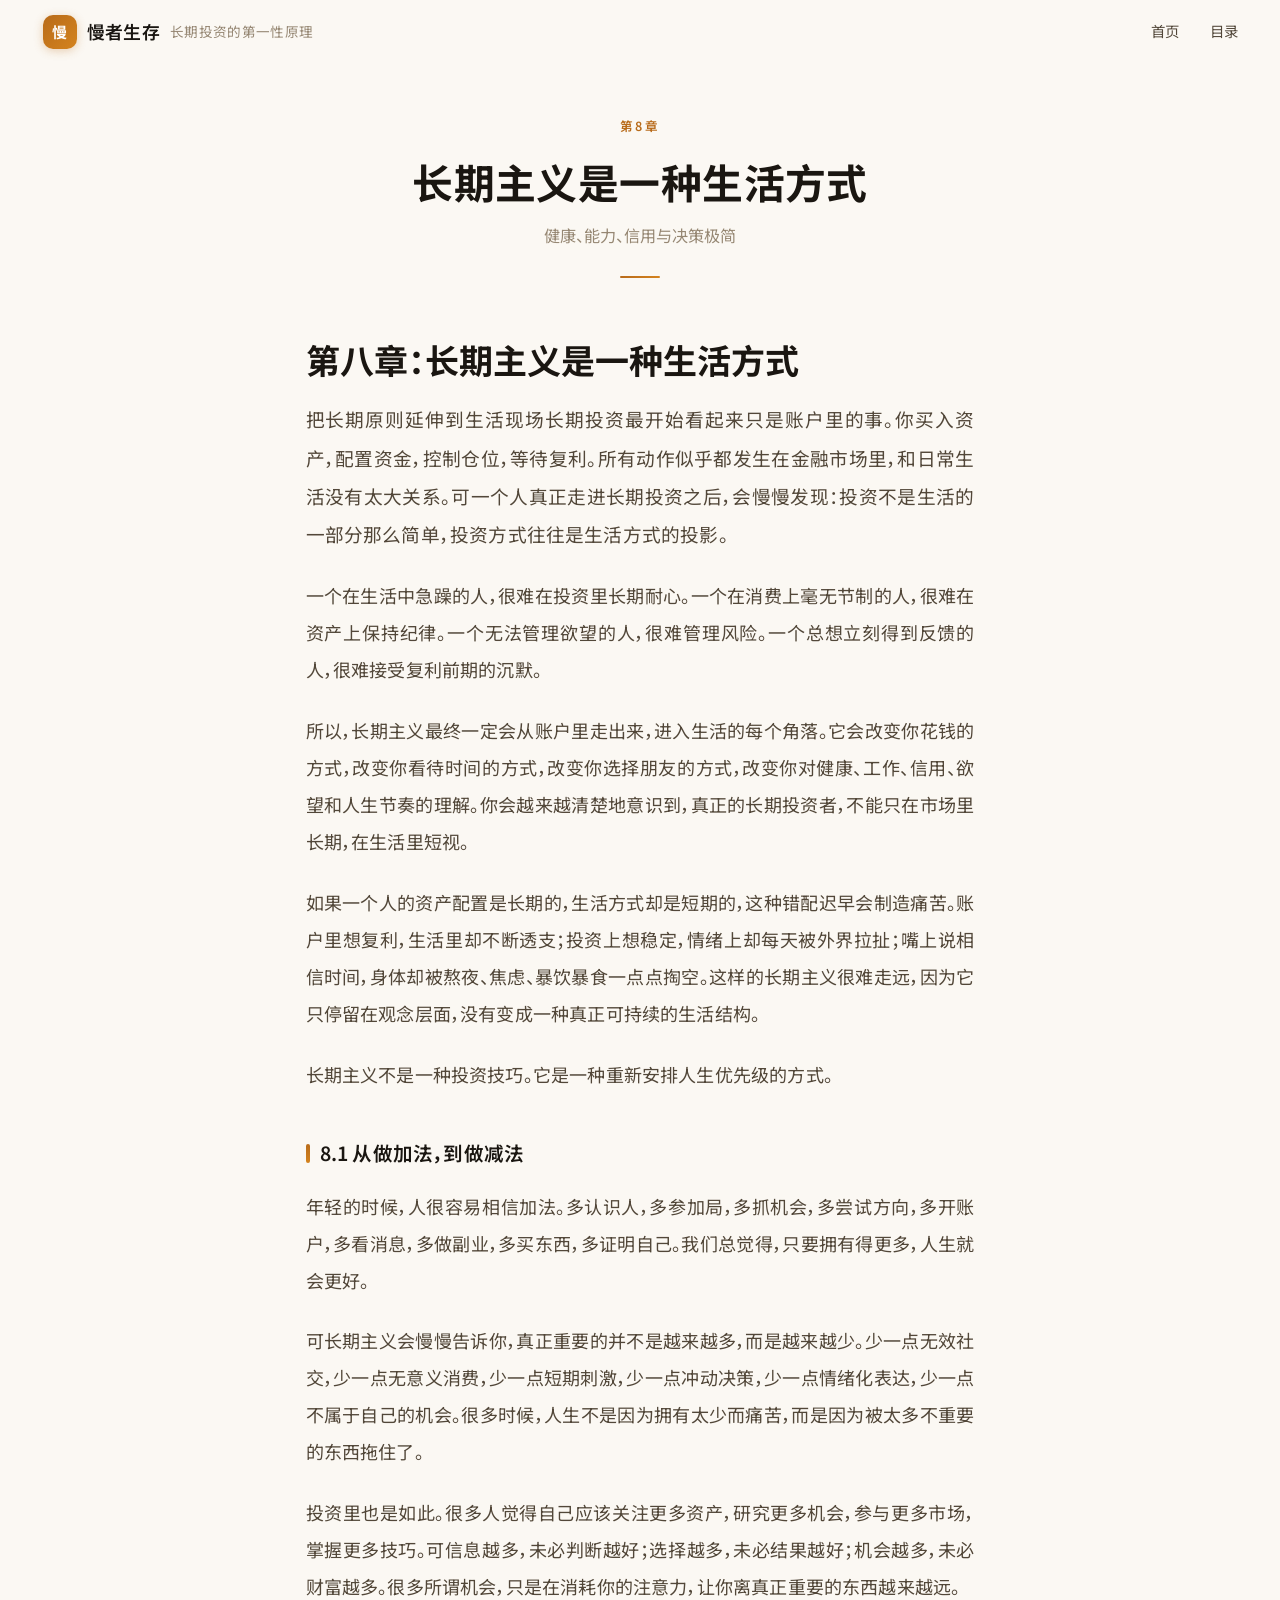
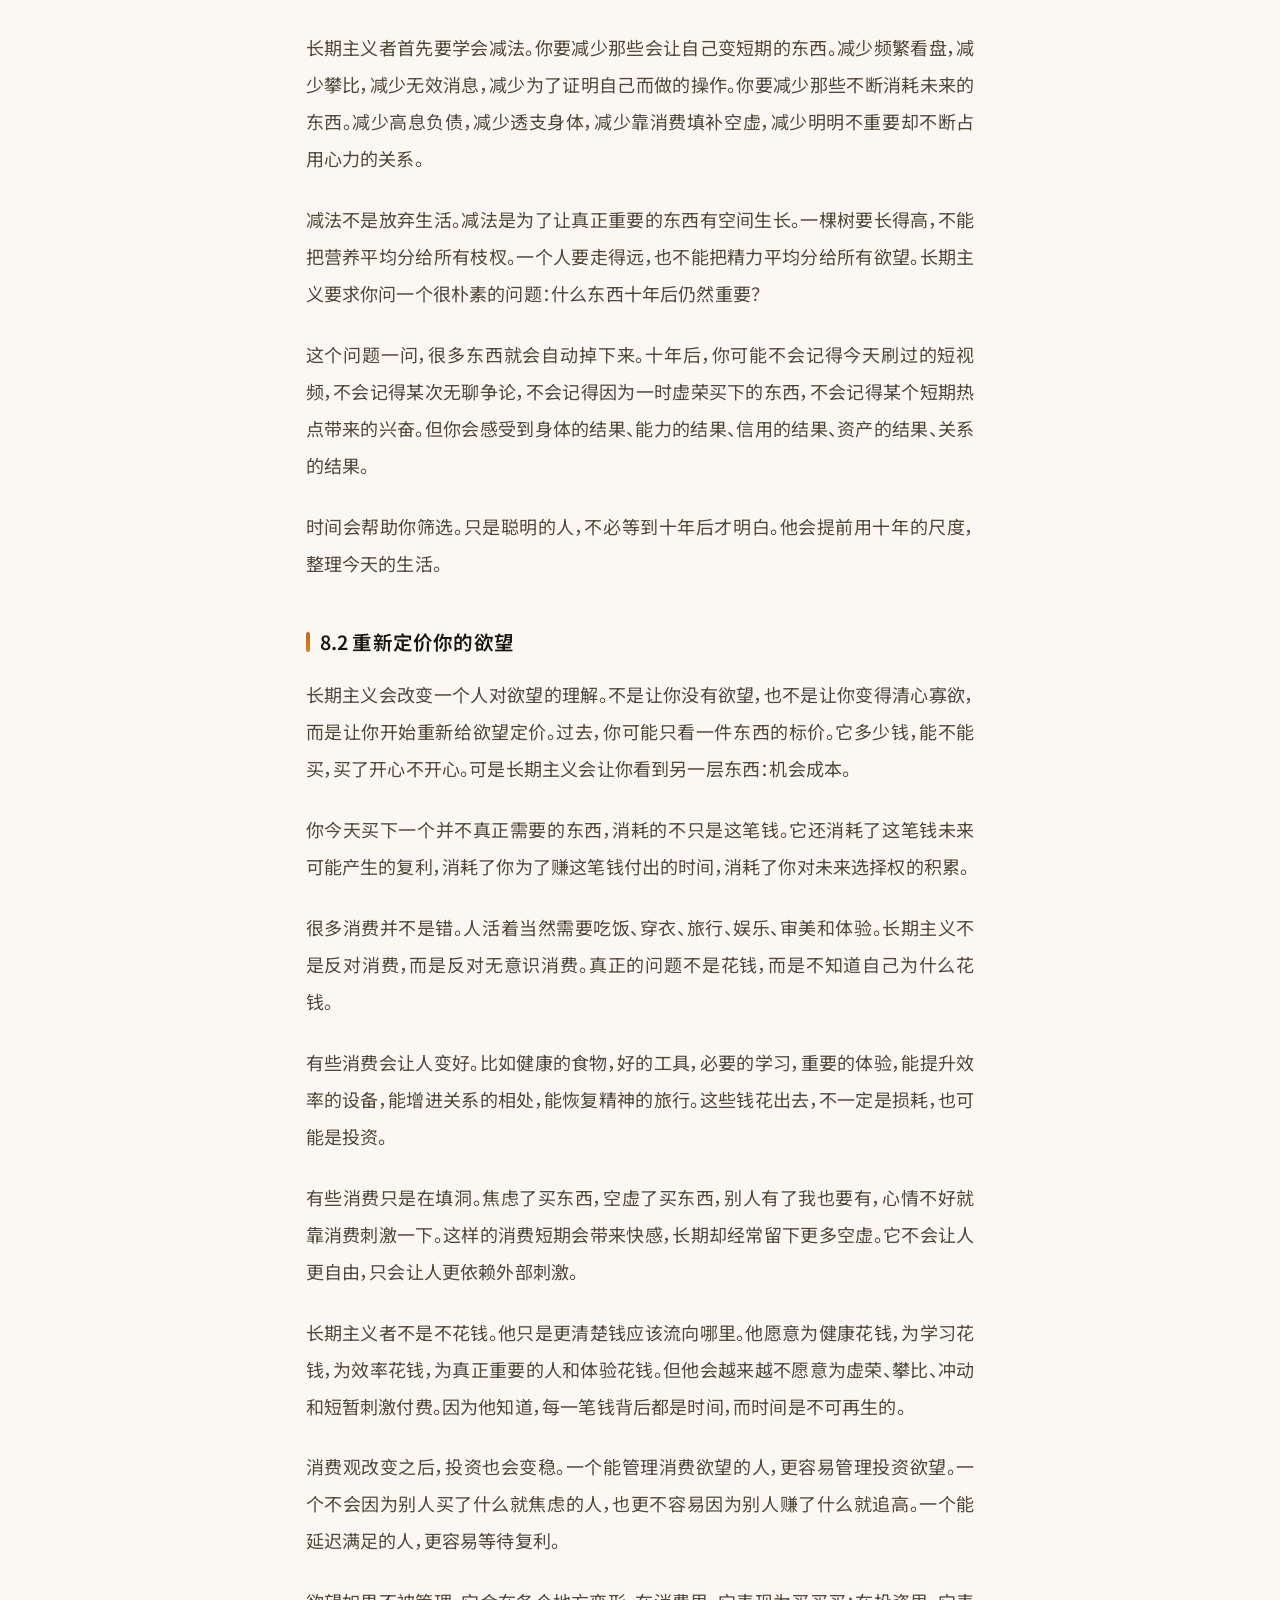
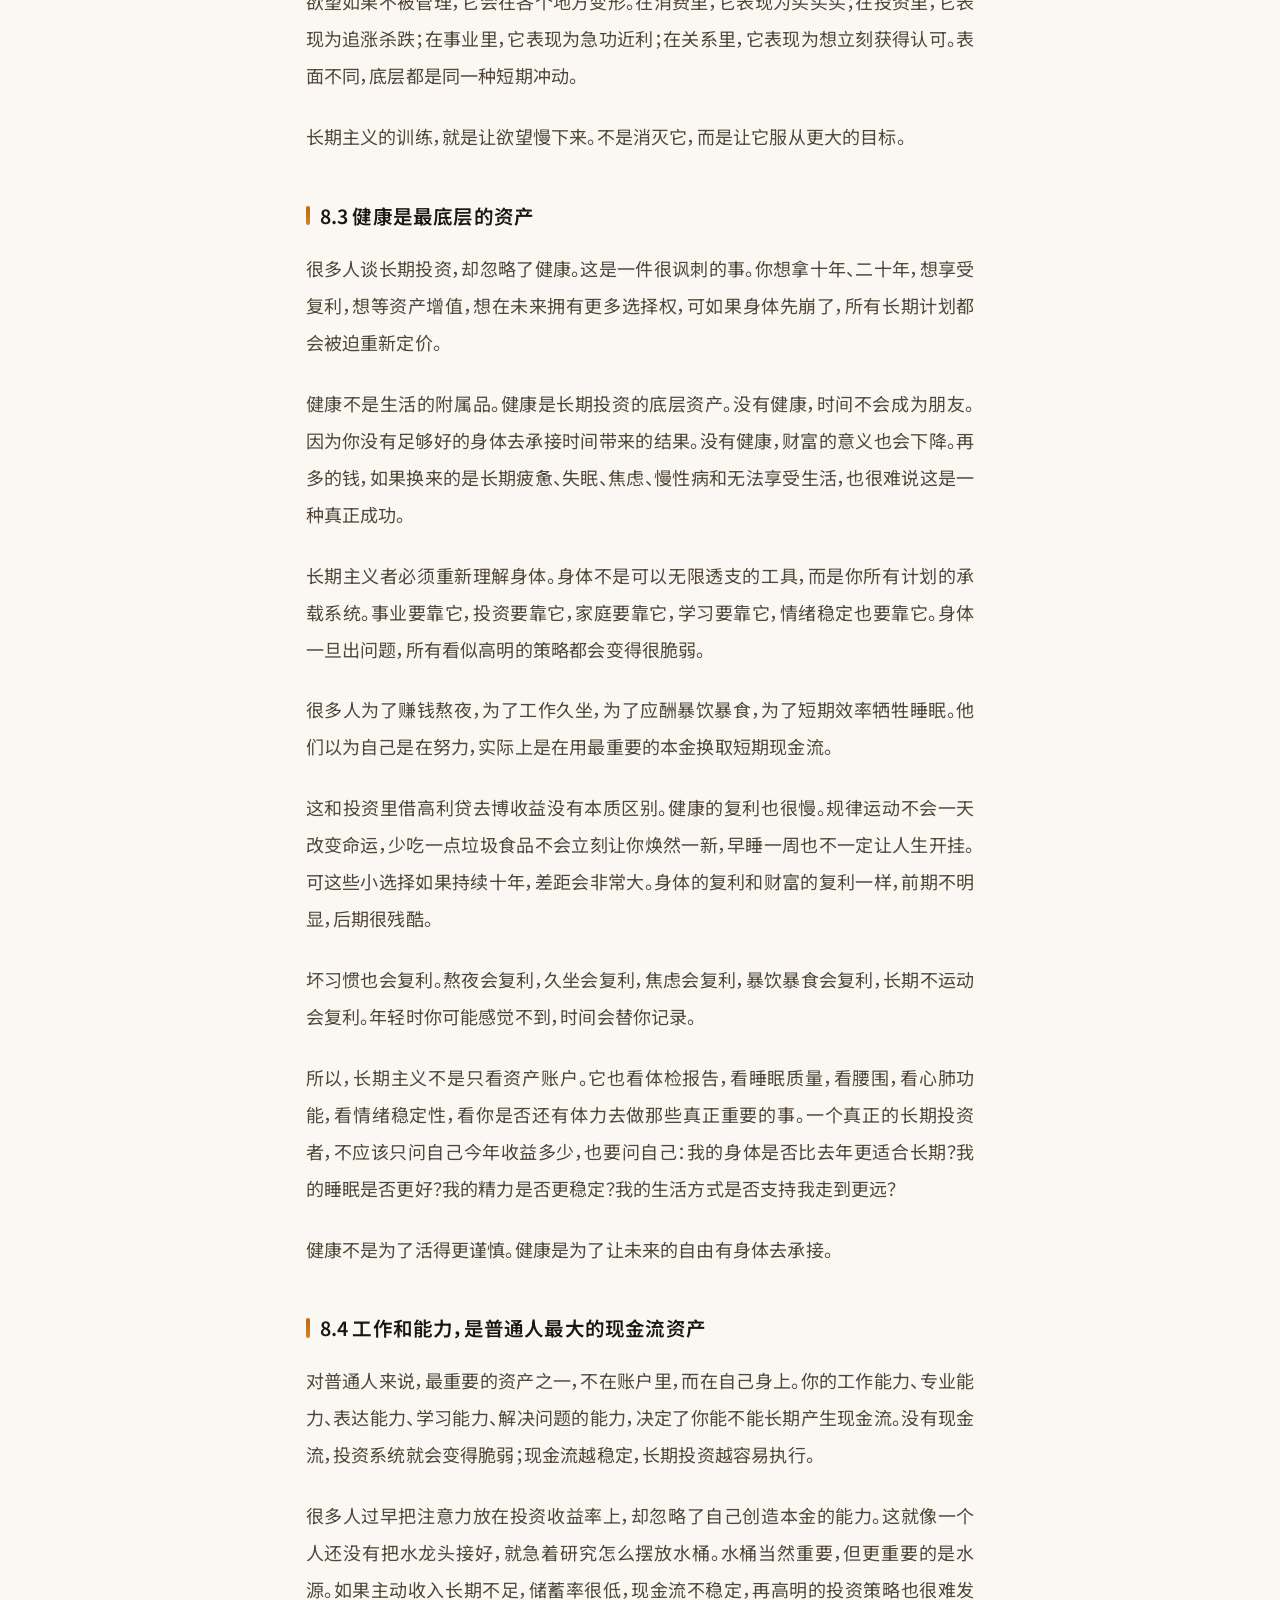
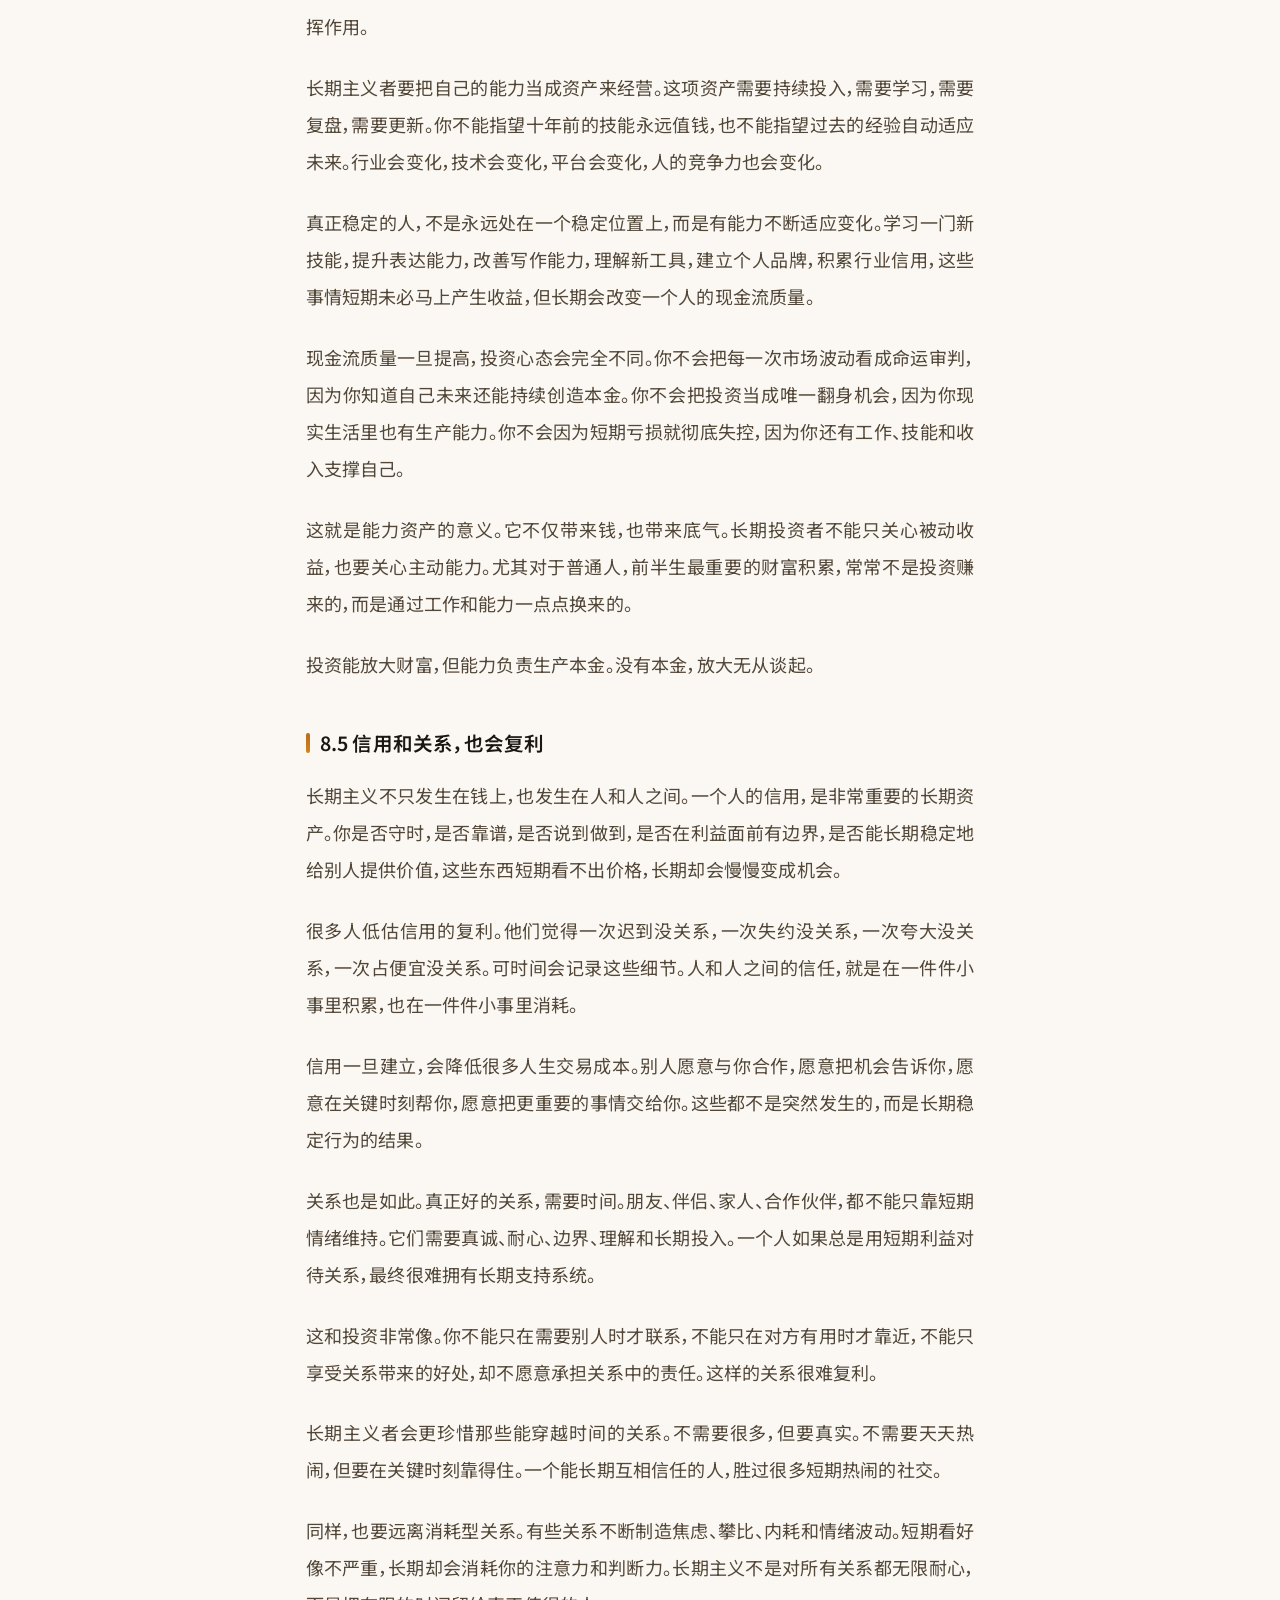
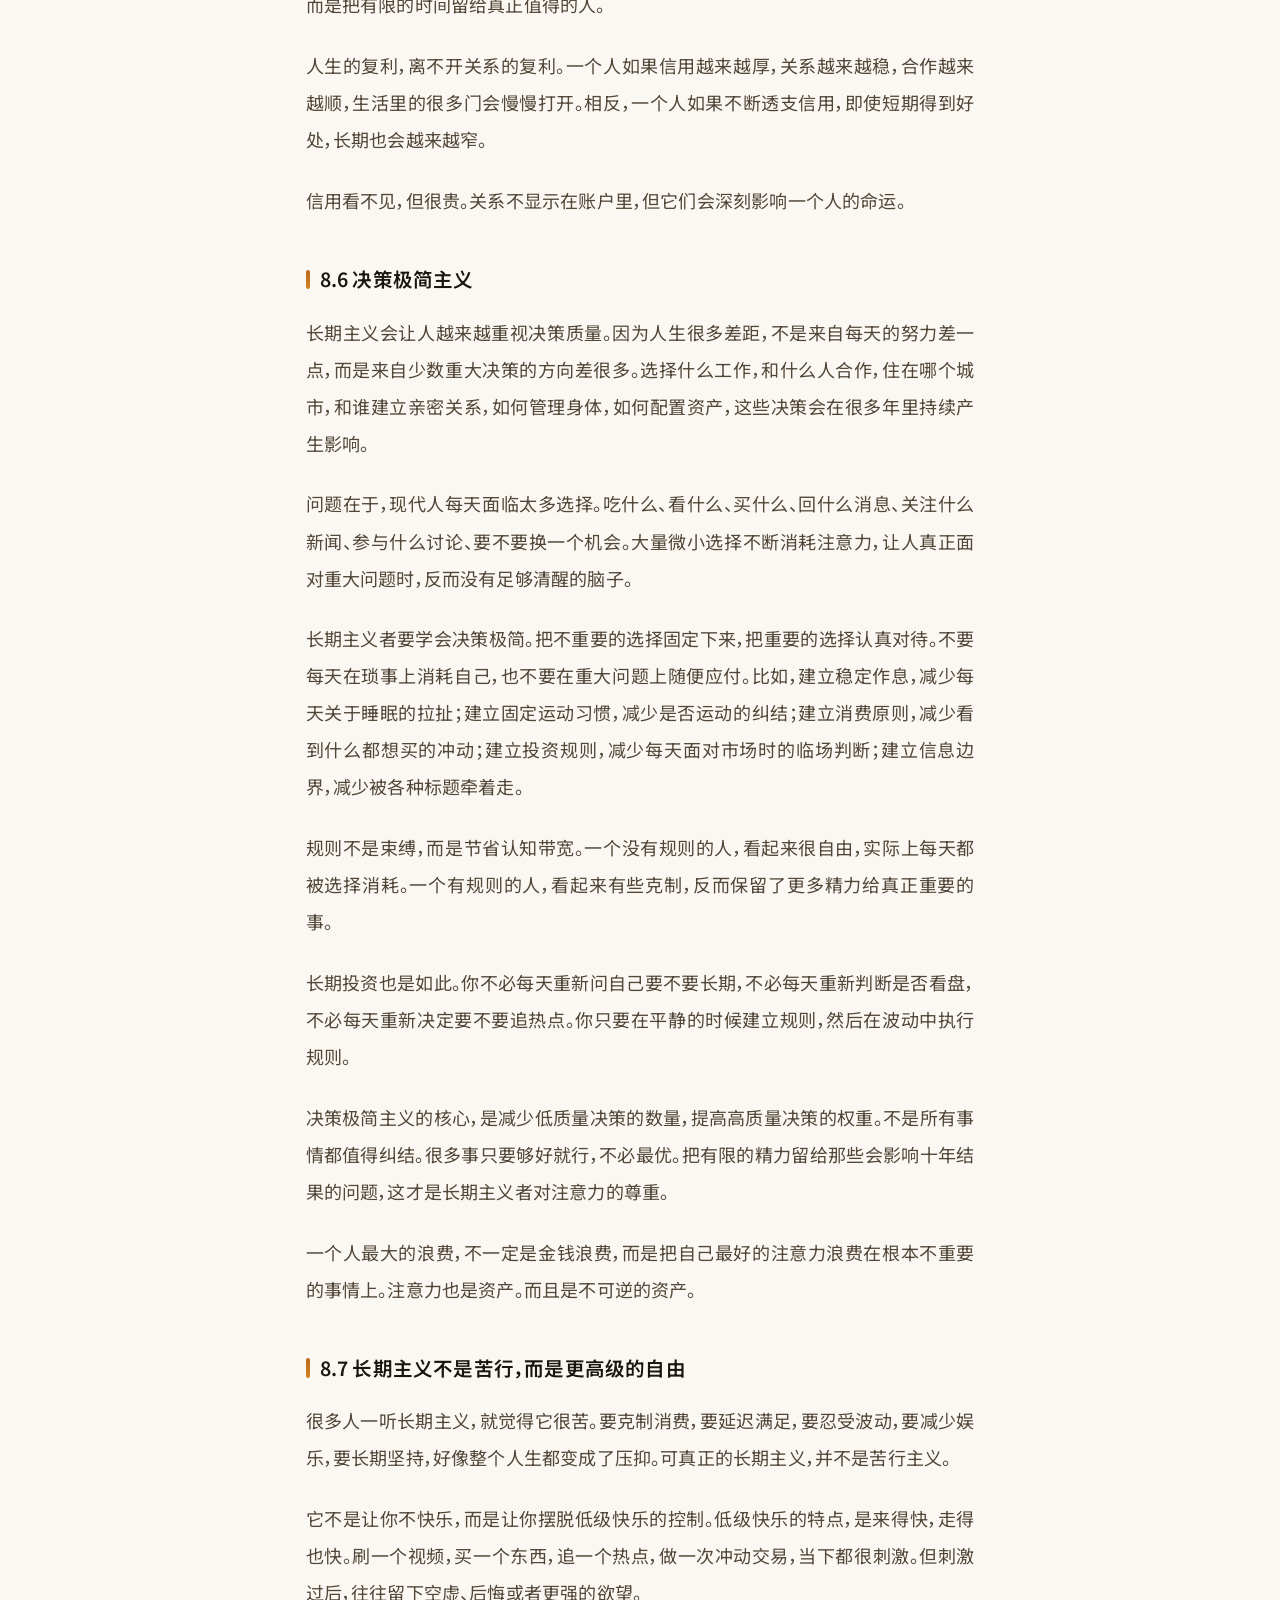
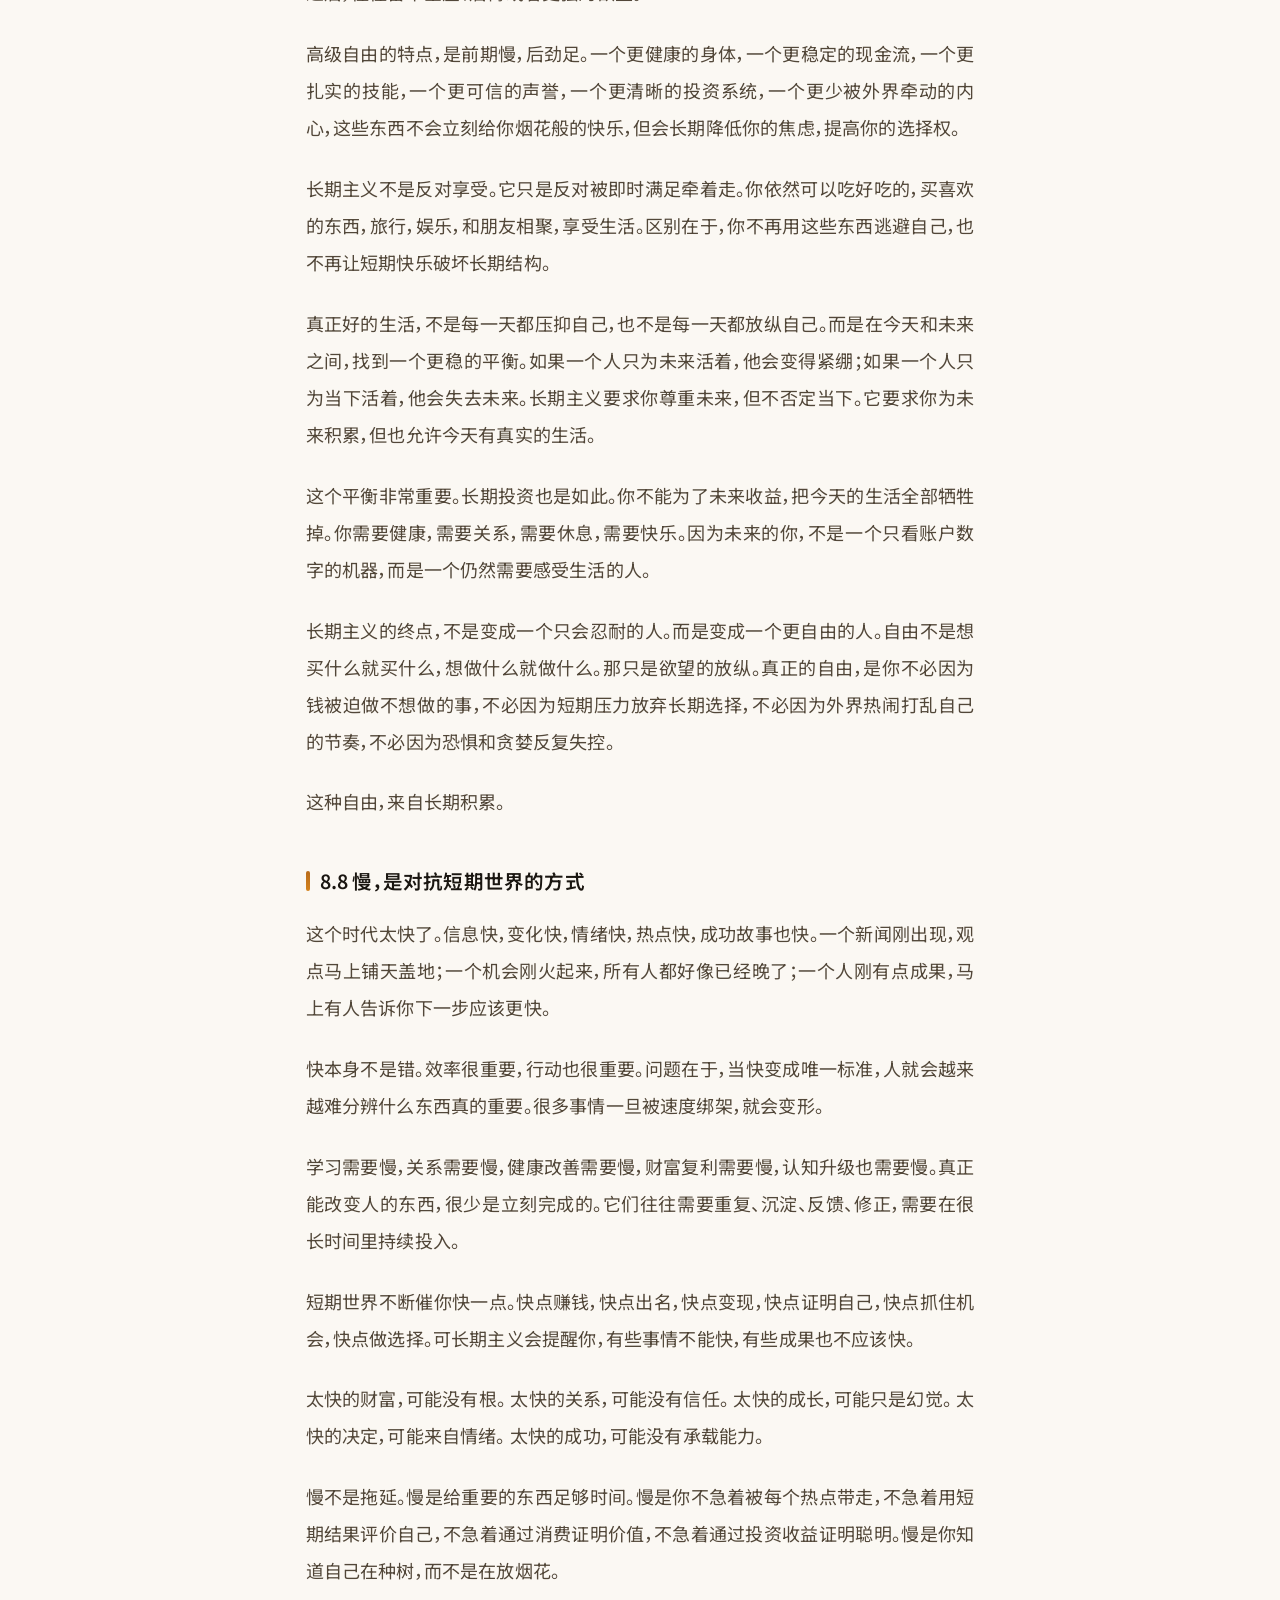
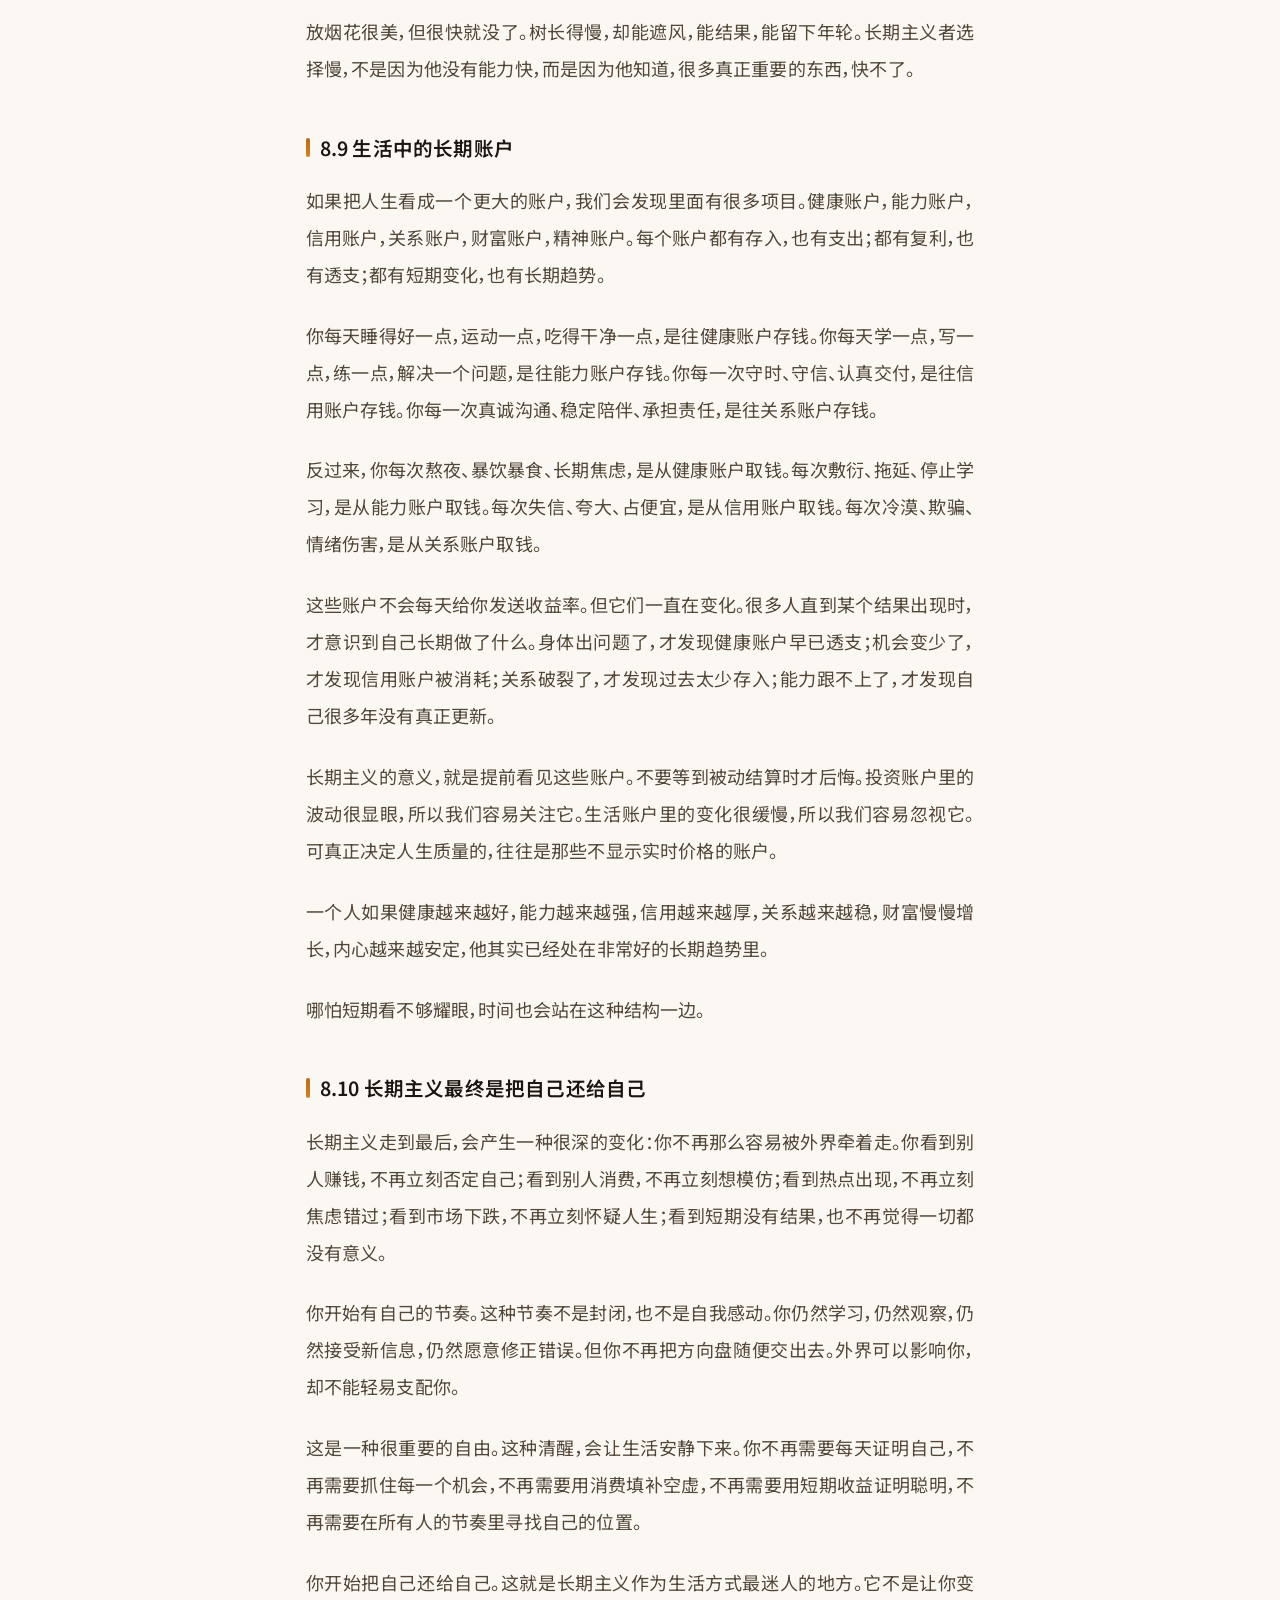
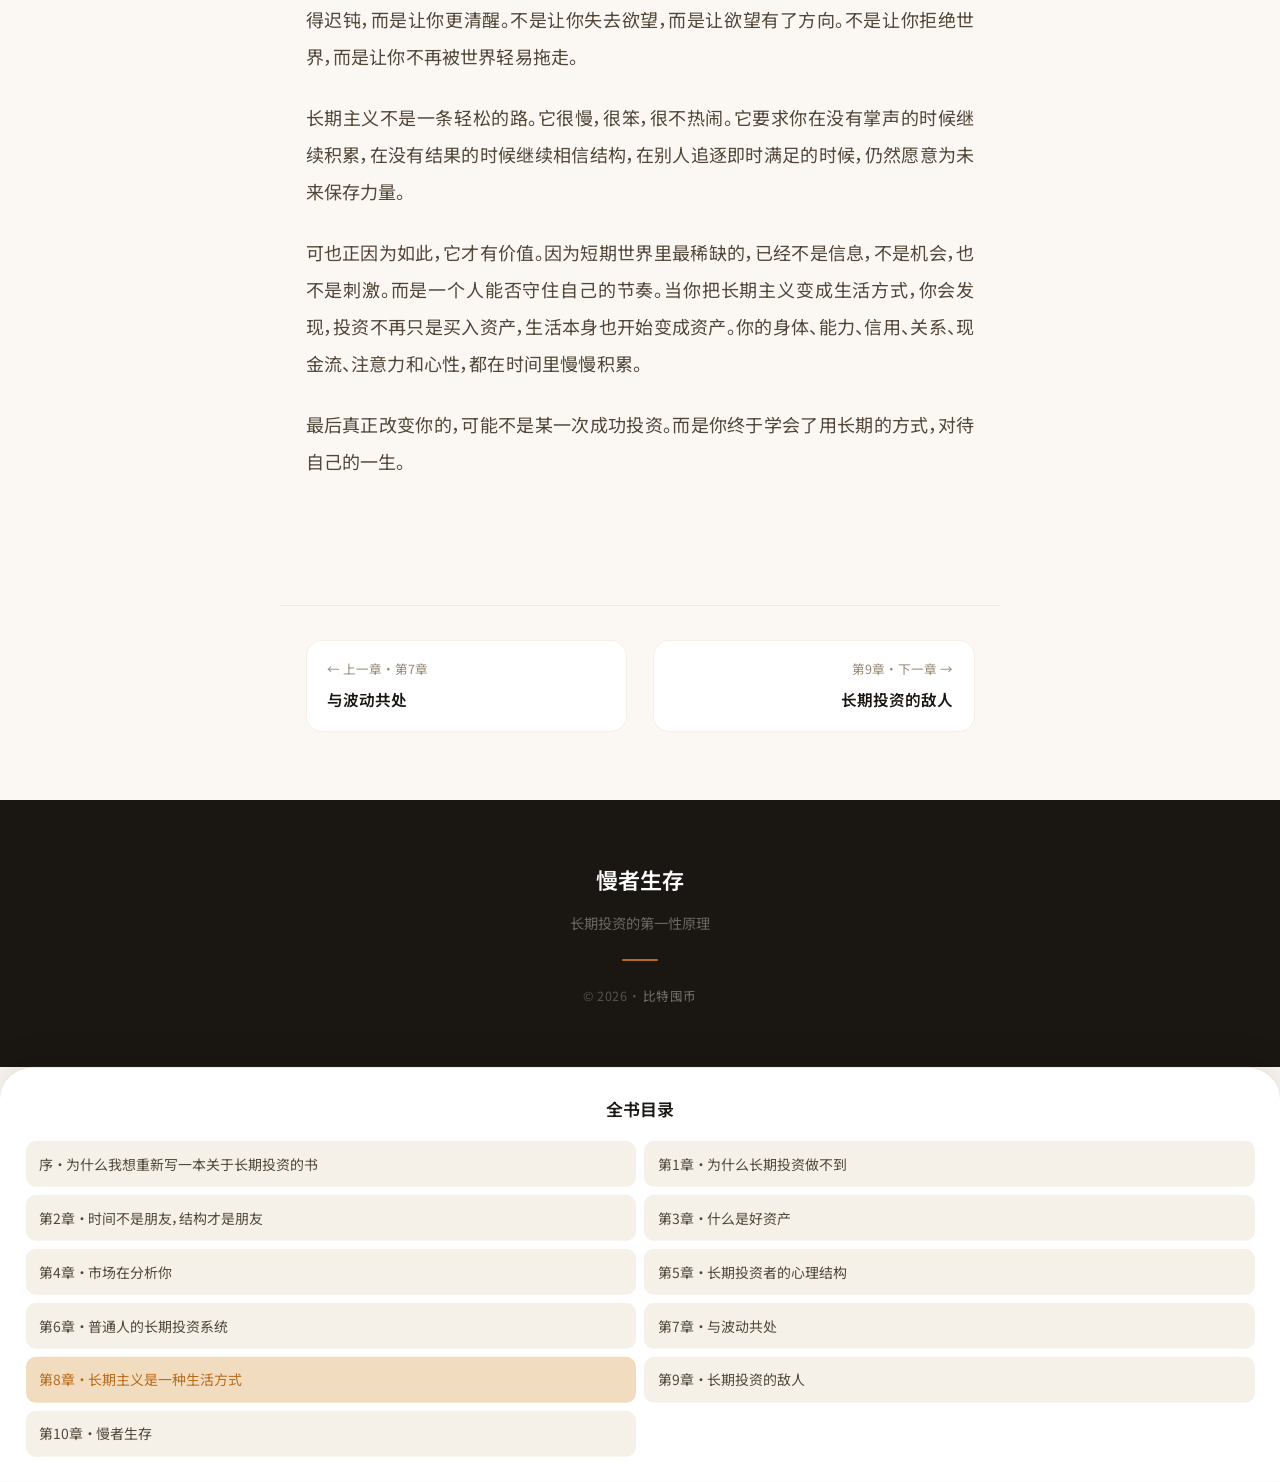
<file: chapter8.html>
<!DOCTYPE html>
<html lang="zh-CN">
<head>
  <meta charset="UTF-8">
  <meta name="viewport" content="width=device-width, initial-scale=1.0, maximum-scale=5.0">
  <title>长期主义是一种生活方式 — 慢者生存</title>
  <meta name="description" content="健康、能力、信用与决策极简。《慢者生存》第8章，探讨长期投资的第一性原理。">
  <meta name="keywords" content="长期投资,长期主义是一种生活方式,健康、能力、信用与决策极简,慢者生存,投资心理学">
  <meta name="author" content="比特囤币">

  <meta property="og:type" content="article">
  <meta property="og:title" content="长期主义是一种生活方式 — 慢者生存">
  <meta property="og:description" content="健康、能力、信用与决策极简">
  <meta property="og:locale" content="zh_CN">
  <meta property="og:site_name" content="慢者生存">

  <meta name="twitter:card" content="summary">
  <meta name="twitter:title" content="长期主义是一种生活方式 — 慢者生存">

  <link rel="canonical" href="https://hold.btchao.com/chapter8.html">

  <!-- DNS 预解析 -->
  <link rel="dns-prefetch" href="//fonts.googleapis.com">
  <link rel="dns-prefetch" href="//fonts.gstatic.com">

  <!-- 预加载关键资源 -->
  <link rel="preload" href="style.css" as="style">
  <link rel="preload" href="script.js" as="script">

  <!-- 移动端 & PWA -->
  <meta name="theme-color" content="#FBF8F3">
  <meta name="apple-mobile-web-app-capable" content="yes">
  <meta name="apple-mobile-web-app-status-bar-style" content="default">
  <meta name="apple-mobile-web-app-title" content="慢者生存">
  <meta name="mobile-web-app-capable" content="yes">

  <!-- 结构化数据链接增强 -->
  <link rel="alternate" hreflang="zh-CN" href="https://hold.btchao.com/chapter8.html">
  <link rel="alternate" hreflang="x-default" href="https://hold.btchao.com/chapter8.html">

  <!-- Open Graph 增强 -->
  <meta property="og:url" content="https://hold.btchao.com/chapter8.html">
  <meta property="og:site_name" content="慢者生存">
  <meta name="format-detection" content="telephone=no">

  <!-- Fonts -->
  <link rel="preconnect" href="https://fonts.googleapis.com">
  <link rel="preconnect" href="https://fonts.gstatic.com" crossorigin>
  <link href="https://fonts.googleapis.com/css2?family=Noto+Sans+SC:wght@400;500;600;700&display=swap" rel="stylesheet">

  <link rel="manifest" href="manifest.json">
  <link rel="icon" href="data:image/svg+xml,<svg xmlns='http://www.w3.org/2000/svg' width='64' height='64' viewBox='0 0 64 64'><rect width='64' height='64' rx='12' fill='%23B86B1A'/><text x='32' y='44' font-size='32' font-weight='bold' text-anchor='middle' fill='white' font-family='sans-serif'>慢</text></svg>">
  <link rel="stylesheet" href="style.css">

  <!-- JSON-LD 结构化数据 -->
  <script type="application/ld+json">
  {
    "@context": "https://schema.org",
    "@type": "Article",
    "headline": "长期主义是一种生活方式",
    "description": "健康、能力、信用与决策极简",
    "isPartOf": {
      "@type": "Book",
      "name": "慢者生存",
      "author": { "@type": "Organization", "name": "比特囤币" }
    },
    "inLanguage": "zh-CN"
  },
    "url": "https://hold.btchao.com/chapter8.html",
    "author": { "@type": "Organization", "name": "比特囤币", "url": "https://www.btchao.com" }
  </script>
</head>
<body>
  <div class="scroll-progress"></div>

  <nav class="t">
    <a class="nb" href="index.html">
      <div class="ni">慢</div>
      <span>慢者生存</span>
      <span class="nr">长期投资的第一性原理</span>
    </a>
    <div class="nav-links">
      <a href="index.html">首页</a>
      <a href="#contents">目录</a>
    </div>
    <button class="nav-menu-btn" aria-label="目录">
      <svg width="20" height="20" viewBox="0 0 20 20" fill="currentColor"><path d="M3 5h14v2H3V5zm0 4h14v2H3V9zm0 4h14v2H3v-2z"/></svg>
    </button>
  </nav>

  <aside class="toc-sidebar">
          <ul>
              <li><a href="#81">8.1 从做加法，到做减法</a></li>
              <li><a href="#82">8.2 重新定价你的欲望</a></li>
              <li><a href="#83">8.3 健康是最底层的资产</a></li>
              <li><a href="#84">8.4 工作和能力，是普通人最大的现金流资产</a></li>
              <li><a href="#85">8.5 信用和关系，也会复利</a></li>
              <li><a href="#86">8.6 决策极简主义</a></li>
              <li><a href="#87">8.7 长期主义不是苦行，而是更高级的自由</a></li>
              <li><a href="#88">8.8 慢，是对抗短期世界的方式</a></li>
              <li><a href="#89">8.9 生活中的长期账户</a></li>
              <li><a href="#810">8.10 长期主义最终是把自己还给自己</a></li>
          </ul>
        </aside>

  <div class="article-wrap">
    <div class="article-header">
      <div class="eyebrow">第8章</div>
      <h1>长期主义是一种生活方式</h1>
      <div class="subtitle">健康、能力、信用与决策极简</div>
      <div class="divider"></div>
    </div>

    <article class="al">
            <h1>第八章：长期主义是一种生活方式</h1>
            <p>把长期原则延伸到生活现场长期投资最开始看起来只是账户里的事。你买入资产，配置资金，控制仓位，等待复利。所有动作似乎都发生在金融市场里，和日常生活没有太大关系。可一个人真正走进长期投资之后，会慢慢发现：投资不是生活的一部分那么简单，投资方式往往是生活方式的投影。</p>
            <p>一个在生活中急躁的人，很难在投资里长期耐心。一个在消费上毫无节制的人，很难在资产上保持纪律。一个无法管理欲望的人，很难管理风险。一个总想立刻得到反馈的人，很难接受复利前期的沉默。</p>
            <p>所以，长期主义最终一定会从账户里走出来，进入生活的每个角落。它会改变你花钱的方式，改变你看待时间的方式，改变你选择朋友的方式，改变你对健康、工作、信用、欲望和人生节奏的理解。你会越来越清楚地意识到，真正的长期投资者，不能只在市场里长期，在生活里短视。</p>
            <p>如果一个人的资产配置是长期的，生活方式却是短期的，这种错配迟早会制造痛苦。账户里想复利，生活里却不断透支；投资上想稳定，情绪上却每天被外界拉扯；嘴上说相信时间，身体却被熬夜、焦虑、暴饮暴食一点点掏空。这样的长期主义很难走远，因为它只停留在观念层面，没有变成一种真正可持续的生活结构。</p>
            <p>长期主义不是一种投资技巧。它是一种重新安排人生优先级的方式。</p>
            <h3 id="81">8.1 从做加法，到做减法</h3>
            <p>年轻的时候，人很容易相信加法。多认识人，多参加局，多抓机会，多尝试方向，多开账户，多看消息，多做副业，多买东西，多证明自己。我们总觉得，只要拥有得更多，人生就会更好。</p>
            <p>可长期主义会慢慢告诉你，真正重要的并不是越来越多，而是越来越少。少一点无效社交，少一点无意义消费，少一点短期刺激，少一点冲动决策，少一点情绪化表达，少一点不属于自己的机会。很多时候，人生不是因为拥有太少而痛苦，而是因为被太多不重要的东西拖住了。</p>
            <p>投资里也是如此。很多人觉得自己应该关注更多资产，研究更多机会，参与更多市场，掌握更多技巧。可信息越多，未必判断越好；选择越多，未必结果越好；机会越多，未必财富越多。很多所谓机会，只是在消耗你的注意力，让你离真正重要的东西越来越远。</p>
            <p>长期主义者首先要学会减法。你要减少那些会让自己变短期的东西。减少频繁看盘，减少攀比，减少无效消息，减少为了证明自己而做的操作。你要减少那些不断消耗未来的东西。减少高息负债，减少透支身体，减少靠消费填补空虚，减少明明不重要却不断占用心力的关系。</p>
            <p>减法不是放弃生活。减法是为了让真正重要的东西有空间生长。一棵树要长得高，不能把营养平均分给所有枝杈。一个人要走得远，也不能把精力平均分给所有欲望。长期主义要求你问一个很朴素的问题：什么东西十年后仍然重要？</p>
            <p>这个问题一问，很多东西就会自动掉下来。十年后，你可能不会记得今天刷过的短视频，不会记得某次无聊争论，不会记得因为一时虚荣买下的东西，不会记得某个短期热点带来的兴奋。但你会感受到身体的结果、能力的结果、信用的结果、资产的结果、关系的结果。</p>
            <p>时间会帮助你筛选。只是聪明的人，不必等到十年后才明白。他会提前用十年的尺度，整理今天的生活。</p>
            <h3 id="82">8.2 重新定价你的欲望</h3>
            <p>长期主义会改变一个人对欲望的理解。不是让你没有欲望，也不是让你变得清心寡欲，而是让你开始重新给欲望定价。过去，你可能只看一件东西的标价。它多少钱，能不能买，买了开心不开心。可是长期主义会让你看到另一层东西：机会成本。</p>
            <p>你今天买下一个并不真正需要的东西，消耗的不只是这笔钱。它还消耗了这笔钱未来可能产生的复利，消耗了你为了赚这笔钱付出的时间，消耗了你对未来选择权的积累。</p>
            <p>很多消费并不是错。人活着当然需要吃饭、穿衣、旅行、娱乐、审美和体验。长期主义不是反对消费，而是反对无意识消费。真正的问题不是花钱，而是不知道自己为什么花钱。</p>
            <p>有些消费会让人变好。比如健康的食物，好的工具，必要的学习，重要的体验，能提升效率的设备，能增进关系的相处，能恢复精神的旅行。这些钱花出去，不一定是损耗，也可能是投资。</p>
            <p>有些消费只是在填洞。焦虑了买东西，空虚了买东西，别人有了我也要有，心情不好就靠消费刺激一下。这样的消费短期会带来快感，长期却经常留下更多空虚。它不会让人更自由，只会让人更依赖外部刺激。</p>
            <p>长期主义者不是不花钱。他只是更清楚钱应该流向哪里。他愿意为健康花钱，为学习花钱，为效率花钱，为真正重要的人和体验花钱。但他会越来越不愿意为虚荣、攀比、冲动和短暂刺激付费。因为他知道，每一笔钱背后都是时间，而时间是不可再生的。</p>
            <p>消费观改变之后，投资也会变稳。一个能管理消费欲望的人，更容易管理投资欲望。一个不会因为别人买了什么就焦虑的人，也更不容易因为别人赚了什么就追高。一个能延迟满足的人，更容易等待复利。</p>
            <p>欲望如果不被管理，它会在各个地方变形。在消费里，它表现为买买买；在投资里，它表现为追涨杀跌；在事业里，它表现为急功近利；在关系里，它表现为想立刻获得认可。表面不同，底层都是同一种短期冲动。</p>
            <p>长期主义的训练，就是让欲望慢下来。不是消灭它，而是让它服从更大的目标。</p>
            <h3 id="83">8.3 健康是最底层的资产</h3>
            <p>很多人谈长期投资，却忽略了健康。这是一件很讽刺的事。你想拿十年、二十年，想享受复利，想等资产增值，想在未来拥有更多选择权，可如果身体先崩了，所有长期计划都会被迫重新定价。</p>
            <p>健康不是生活的附属品。健康是长期投资的底层资产。没有健康，时间不会成为朋友。因为你没有足够好的身体去承接时间带来的结果。没有健康，财富的意义也会下降。再多的钱，如果换来的是长期疲惫、失眠、焦虑、慢性病和无法享受生活，也很难说这是一种真正成功。</p>
            <p>长期主义者必须重新理解身体。身体不是可以无限透支的工具，而是你所有计划的承载系统。事业要靠它，投资要靠它，家庭要靠它，学习要靠它，情绪稳定也要靠它。身体一旦出问题，所有看似高明的策略都会变得很脆弱。</p>
            <p>很多人为了赚钱熬夜，为了工作久坐，为了应酬暴饮暴食，为了短期效率牺牲睡眠。他们以为自己是在努力，实际上是在用最重要的本金换取短期现金流。</p>
            <p>这和投资里借高利贷去博收益没有本质区别。健康的复利也很慢。规律运动不会一天改变命运，少吃一点垃圾食品不会立刻让你焕然一新，早睡一周也不一定让人生开挂。可这些小选择如果持续十年，差距会非常大。身体的复利和财富的复利一样，前期不明显，后期很残酷。</p>
            <p>坏习惯也会复利。熬夜会复利，久坐会复利，焦虑会复利，暴饮暴食会复利，长期不运动会复利。年轻时你可能感觉不到，时间会替你记录。</p>
            <p>所以，长期主义不是只看资产账户。它也看体检报告，看睡眠质量，看腰围，看心肺功能，看情绪稳定性，看你是否还有体力去做那些真正重要的事。一个真正的长期投资者，不应该只问自己今年收益多少，也要问自己：我的身体是否比去年更适合长期？我的睡眠是否更好？我的精力是否更稳定？我的生活方式是否支持我走到更远？</p>
            <p>健康不是为了活得更谨慎。健康是为了让未来的自由有身体去承接。</p>
            <h3 id="84">8.4 工作和能力，是普通人最大的现金流资产</h3>
            <p>对普通人来说，最重要的资产之一，不在账户里，而在自己身上。你的工作能力、专业能力、表达能力、学习能力、解决问题的能力，决定了你能不能长期产生现金流。没有现金流，投资系统就会变得脆弱；现金流越稳定，长期投资越容易执行。</p>
            <p>很多人过早把注意力放在投资收益率上，却忽略了自己创造本金的能力。这就像一个人还没有把水龙头接好，就急着研究怎么摆放水桶。水桶当然重要，但更重要的是水源。如果主动收入长期不足，储蓄率很低，现金流不稳定，再高明的投资策略也很难发挥作用。</p>
            <p>长期主义者要把自己的能力当成资产来经营。这项资产需要持续投入，需要学习，需要复盘，需要更新。你不能指望十年前的技能永远值钱，也不能指望过去的经验自动适应未来。行业会变化，技术会变化，平台会变化，人的竞争力也会变化。</p>
            <p>真正稳定的人，不是永远处在一个稳定位置上，而是有能力不断适应变化。学习一门新技能，提升表达能力，改善写作能力，理解新工具，建立个人品牌，积累行业信用，这些事情短期未必马上产生收益，但长期会改变一个人的现金流质量。</p>
            <p>现金流质量一旦提高，投资心态会完全不同。你不会把每一次市场波动看成命运审判，因为你知道自己未来还能持续创造本金。你不会把投资当成唯一翻身机会，因为你现实生活里也有生产能力。你不会因为短期亏损就彻底失控，因为你还有工作、技能和收入支撑自己。</p>
            <p>这就是能力资产的意义。它不仅带来钱，也带来底气。长期投资者不能只关心被动收益，也要关心主动能力。尤其对于普通人，前半生最重要的财富积累，常常不是投资赚来的，而是通过工作和能力一点点换来的。</p>
            <p>投资能放大财富，但能力负责生产本金。没有本金，放大无从谈起。</p>
            <h3 id="85">8.5 信用和关系，也会复利</h3>
            <p>长期主义不只发生在钱上，也发生在人和人之间。一个人的信用，是非常重要的长期资产。你是否守时，是否靠谱，是否说到做到，是否在利益面前有边界，是否能长期稳定地给别人提供价值，这些东西短期看不出价格，长期却会慢慢变成机会。</p>
            <p>很多人低估信用的复利。他们觉得一次迟到没关系，一次失约没关系，一次夸大没关系，一次占便宜没关系。可时间会记录这些细节。人和人之间的信任，就是在一件件小事里积累，也在一件件小事里消耗。</p>
            <p>信用一旦建立，会降低很多人生交易成本。别人愿意与你合作，愿意把机会告诉你，愿意在关键时刻帮你，愿意把更重要的事情交给你。这些都不是突然发生的，而是长期稳定行为的结果。</p>
            <p>关系也是如此。真正好的关系，需要时间。朋友、伴侣、家人、合作伙伴，都不能只靠短期情绪维持。它们需要真诚、耐心、边界、理解和长期投入。一个人如果总是用短期利益对待关系，最终很难拥有长期支持系统。</p>
            <p>这和投资非常像。你不能只在需要别人时才联系，不能只在对方有用时才靠近，不能只享受关系带来的好处，却不愿意承担关系中的责任。这样的关系很难复利。</p>
            <p>长期主义者会更珍惜那些能穿越时间的关系。不需要很多，但要真实。不需要天天热闹，但要在关键时刻靠得住。一个能长期互相信任的人，胜过很多短期热闹的社交。</p>
            <p>同样，也要远离消耗型关系。有些关系不断制造焦虑、攀比、内耗和情绪波动。短期看好像不严重，长期却会消耗你的注意力和判断力。长期主义不是对所有关系都无限耐心，而是把有限的时间留给真正值得的人。</p>
            <p>人生的复利，离不开关系的复利。一个人如果信用越来越厚，关系越来越稳，合作越来越顺，生活里的很多门会慢慢打开。相反，一个人如果不断透支信用，即使短期得到好处，长期也会越来越窄。</p>
            <p>信用看不见，但很贵。关系不显示在账户里，但它们会深刻影响一个人的命运。</p>
            <h3 id="86">8.6 决策极简主义</h3>
            <p>长期主义会让人越来越重视决策质量。因为人生很多差距，不是来自每天的努力差一点，而是来自少数重大决策的方向差很多。选择什么工作，和什么人合作，住在哪个城市，和谁建立亲密关系，如何管理身体，如何配置资产，这些决策会在很多年里持续产生影响。</p>
            <p>问题在于，现代人每天面临太多选择。吃什么、看什么、买什么、回什么消息、关注什么新闻、参与什么讨论、要不要换一个机会。大量微小选择不断消耗注意力，让人真正面对重大问题时，反而没有足够清醒的脑子。</p>
            <p>长期主义者要学会决策极简。把不重要的选择固定下来，把重要的选择认真对待。不要每天在琐事上消耗自己，也不要在重大问题上随便应付。比如，建立稳定作息，减少每天关于睡眠的拉扯；建立固定运动习惯，减少是否运动的纠结；建立消费原则，减少看到什么都想买的冲动；建立投资规则，减少每天面对市场时的临场判断；建立信息边界，减少被各种标题牵着走。</p>
            <p>规则不是束缚，而是节省认知带宽。一个没有规则的人，看起来很自由，实际上每天都被选择消耗。一个有规则的人，看起来有些克制，反而保留了更多精力给真正重要的事。</p>
            <p>长期投资也是如此。你不必每天重新问自己要不要长期，不必每天重新判断是否看盘，不必每天重新决定要不要追热点。你只要在平静的时候建立规则，然后在波动中执行规则。</p>
            <p>决策极简主义的核心，是减少低质量决策的数量，提高高质量决策的权重。不是所有事情都值得纠结。很多事只要够好就行，不必最优。把有限的精力留给那些会影响十年结果的问题，这才是长期主义者对注意力的尊重。</p>
            <p>一个人最大的浪费，不一定是金钱浪费，而是把自己最好的注意力浪费在根本不重要的事情上。注意力也是资产。而且是不可逆的资产。</p>
            <h3 id="87">8.7 长期主义不是苦行，而是更高级的自由</h3>
            <p>很多人一听长期主义，就觉得它很苦。要克制消费，要延迟满足，要忍受波动，要减少娱乐，要长期坚持，好像整个人生都变成了压抑。可真正的长期主义，并不是苦行主义。</p>
            <p>它不是让你不快乐，而是让你摆脱低级快乐的控制。低级快乐的特点，是来得快，走得也快。刷一个视频，买一个东西，追一个热点，做一次冲动交易，当下都很刺激。但刺激过后，往往留下空虚、后悔或者更强的欲望。</p>
            <p>高级自由的特点，是前期慢，后劲足。一个更健康的身体，一个更稳定的现金流，一个更扎实的技能，一个更可信的声誉，一个更清晰的投资系统，一个更少被外界牵动的内心，这些东西不会立刻给你烟花般的快乐，但会长期降低你的焦虑，提高你的选择权。</p>
            <p>长期主义不是反对享受。它只是反对被即时满足牵着走。你依然可以吃好吃的，买喜欢的东西，旅行，娱乐，和朋友相聚，享受生活。区别在于，你不再用这些东西逃避自己，也不再让短期快乐破坏长期结构。</p>
            <p>真正好的生活，不是每一天都压抑自己，也不是每一天都放纵自己。而是在今天和未来之间，找到一个更稳的平衡。如果一个人只为未来活着，他会变得紧绷；如果一个人只为当下活着，他会失去未来。长期主义要求你尊重未来，但不否定当下。它要求你为未来积累，但也允许今天有真实的生活。</p>
            <p>这个平衡非常重要。长期投资也是如此。你不能为了未来收益，把今天的生活全部牺牲掉。你需要健康，需要关系，需要休息，需要快乐。因为未来的你，不是一个只看账户数字的机器，而是一个仍然需要感受生活的人。</p>
            <p>长期主义的终点，不是变成一个只会忍耐的人。而是变成一个更自由的人。自由不是想买什么就买什么，想做什么就做什么。那只是欲望的放纵。真正的自由，是你不必因为钱被迫做不想做的事，不必因为短期压力放弃长期选择，不必因为外界热闹打乱自己的节奏，不必因为恐惧和贪婪反复失控。</p>
            <p>这种自由，来自长期积累。</p>
            <h3 id="88">8.8 慢，是对抗短期世界的方式</h3>
            <p>这个时代太快了。信息快，变化快，情绪快，热点快，成功故事也快。一个新闻刚出现，观点马上铺天盖地；一个机会刚火起来，所有人都好像已经晚了；一个人刚有点成果，马上有人告诉你下一步应该更快。</p>
            <p>快本身不是错。效率很重要，行动也很重要。问题在于，当快变成唯一标准，人就会越来越难分辨什么东西真的重要。很多事情一旦被速度绑架，就会变形。</p>
            <p>学习需要慢，关系需要慢，健康改善需要慢，财富复利需要慢，认知升级也需要慢。真正能改变人的东西，很少是立刻完成的。它们往往需要重复、沉淀、反馈、修正，需要在很长时间里持续投入。</p>
            <p>短期世界不断催你快一点。快点赚钱，快点出名，快点变现，快点证明自己，快点抓住机会，快点做选择。可长期主义会提醒你，有些事情不能快，有些成果也不应该快。</p>
            <p>太快的财富，可能没有根。
太快的关系，可能没有信任。
太快的成长，可能只是幻觉。
太快的决定，可能来自情绪。
太快的成功，可能没有承载能力。</p>
            <p>慢不是拖延。慢是给重要的东西足够时间。慢是你不急着被每个热点带走，不急着用短期结果评价自己，不急着通过消费证明价值，不急着通过投资收益证明聪明。慢是你知道自己在种树，而不是在放烟花。</p>
            <p>放烟花很美，但很快就没了。树长得慢，却能遮风，能结果，能留下年轮。长期主义者选择慢，不是因为他没有能力快，而是因为他知道，很多真正重要的东西，快不了。</p>
            <h3 id="89">8.9 生活中的长期账户</h3>
            <p>如果把人生看成一个更大的账户，我们会发现里面有很多项目。健康账户，能力账户，信用账户，关系账户，财富账户，精神账户。每个账户都有存入，也有支出；都有复利，也有透支；都有短期变化，也有长期趋势。</p>
            <p>你每天睡得好一点，运动一点，吃得干净一点，是往健康账户存钱。你每天学一点，写一点，练一点，解决一个问题，是往能力账户存钱。你每一次守时、守信、认真交付，是往信用账户存钱。你每一次真诚沟通、稳定陪伴、承担责任，是往关系账户存钱。</p>
            <p>反过来，你每次熬夜、暴饮暴食、长期焦虑，是从健康账户取钱。每次敷衍、拖延、停止学习，是从能力账户取钱。每次失信、夸大、占便宜，是从信用账户取钱。每次冷漠、欺骗、情绪伤害，是从关系账户取钱。</p>
            <p>这些账户不会每天给你发送收益率。但它们一直在变化。很多人直到某个结果出现时，才意识到自己长期做了什么。身体出问题了，才发现健康账户早已透支；机会变少了，才发现信用账户被消耗；关系破裂了，才发现过去太少存入；能力跟不上了，才发现自己很多年没有真正更新。</p>
            <p>长期主义的意义，就是提前看见这些账户。不要等到被动结算时才后悔。投资账户里的波动很显眼，所以我们容易关注它。生活账户里的变化很缓慢，所以我们容易忽视它。可真正决定人生质量的，往往是那些不显示实时价格的账户。</p>
            <p>一个人如果健康越来越好，能力越来越强，信用越来越厚，关系越来越稳，财富慢慢增长，内心越来越安定，他其实已经处在非常好的长期趋势里。</p>
            <p>哪怕短期看不够耀眼，时间也会站在这种结构一边。</p>
            <h3 id="810">8.10 长期主义最终是把自己还给自己</h3>
            <p>长期主义走到最后，会产生一种很深的变化：你不再那么容易被外界牵着走。你看到别人赚钱，不再立刻否定自己；看到别人消费，不再立刻想模仿；看到热点出现，不再立刻焦虑错过；看到市场下跌，不再立刻怀疑人生；看到短期没有结果，也不再觉得一切都没有意义。</p>
            <p>你开始有自己的节奏。这种节奏不是封闭，也不是自我感动。你仍然学习，仍然观察，仍然接受新信息，仍然愿意修正错误。但你不再把方向盘随便交出去。外界可以影响你，却不能轻易支配你。</p>
            <p>这是一种很重要的自由。这种清醒，会让生活安静下来。你不再需要每天证明自己，不再需要抓住每一个机会，不再需要用消费填补空虚，不再需要用短期收益证明聪明，不再需要在所有人的节奏里寻找自己的位置。</p>
            <p>你开始把自己还给自己。这就是长期主义作为生活方式最迷人的地方。它不是让你变得迟钝，而是让你更清醒。不是让你失去欲望，而是让欲望有了方向。不是让你拒绝世界，而是让你不再被世界轻易拖走。</p>
            <p>长期主义不是一条轻松的路。它很慢，很笨，很不热闹。它要求你在没有掌声的时候继续积累，在没有结果的时候继续相信结构，在别人追逐即时满足的时候，仍然愿意为未来保存力量。</p>
            <p>可也正因为如此，它才有价值。因为短期世界里最稀缺的，已经不是信息，不是机会，也不是刺激。而是一个人能否守住自己的节奏。当你把长期主义变成生活方式，你会发现，投资不再只是买入资产，生活本身也开始变成资产。你的身体、能力、信用、关系、现金流、注意力和心性，都在时间里慢慢积累。</p>
            <p>最后真正改变你的，可能不是某一次成功投资。而是你终于学会了用长期的方式，对待自己的一生。</p>
    </article>

    <nav class="chapter-nav" id="contents">
          <a class="cn-link prev" href="chapter7.html">
            <span class="cn-label">← 上一章 · 第7章</span>
            <span class="cn-title">与波动共处</span>
          </a>
          <a class="cn-link next" href="chapter9.html">
            <span class="cn-label">第9章 · 下一章 →</span>
            <span class="cn-title">长期投资的敌人</span>
          </a>
    </nav>
  </div>

  <!-- 移动端目录 -->
  <div class="mobile-toc" role="button" aria-label="打开目录">
    <svg width="18" height="18" viewBox="0 0 20 20" fill="currentColor"><path d="M3 5h14v2H3V5zm0 4h14v2H3V9zm0 4h14v2H3v-2z"/></svg>
  </div>

  <div class="toc-overlay"></div>
  <div class="toc-panel">
    <h4>全书目录</h4>
    <ul>
          <li><a href="preface.html" class="">序 · 为什么我想重新写一本关于长期投资的书</a></li>
          <li><a href="chapter1.html" class="">第1章 · 为什么长期投资做不到</a></li>
          <li><a href="chapter2.html" class="">第2章 · 时间不是朋友，结构才是朋友</a></li>
          <li><a href="chapter3.html" class="">第3章 · 什么是好资产</a></li>
          <li><a href="chapter4.html" class="">第4章 · 市场在分析你</a></li>
          <li><a href="chapter5.html" class="">第5章 · 长期投资者的心理结构</a></li>
          <li><a href="chapter6.html" class="">第6章 · 普通人的长期投资系统</a></li>
          <li><a href="chapter7.html" class="">第7章 · 与波动共处</a></li>
          <li><a href="chapter8.html" class="current">第8章 · 长期主义是一种生活方式</a></li>
          <li><a href="chapter9.html" class="">第9章 · 长期投资的敌人</a></li>
          <li><a href="chapter10.html" class="">第10章 · 慢者生存</a></li>
    </ul>
  </div>

  <div class="back-to-top" role="button" aria-label="回到顶部">
    <svg width="18" height="18" viewBox="0 0 20 20" fill="currentColor"><path d="M10 6l-5 5 1.41 1.41L10 8.83l3.59 3.58L15 11l-5-5z" transform="rotate(180 10 10)"/></svg>
  </div>

  <footer class="ft">
    <div class="ftt">慢者生存</div>
    <div class="ftd">长期投资的第一性原理</div>
    <div class="fth"></div>
    <div class="ftn">© 2026 · <a href="https://www.btchao.com">比特囤币</a></div>
  </footer>

  <script src="script.js"></script>
</body>
</html>
</file>
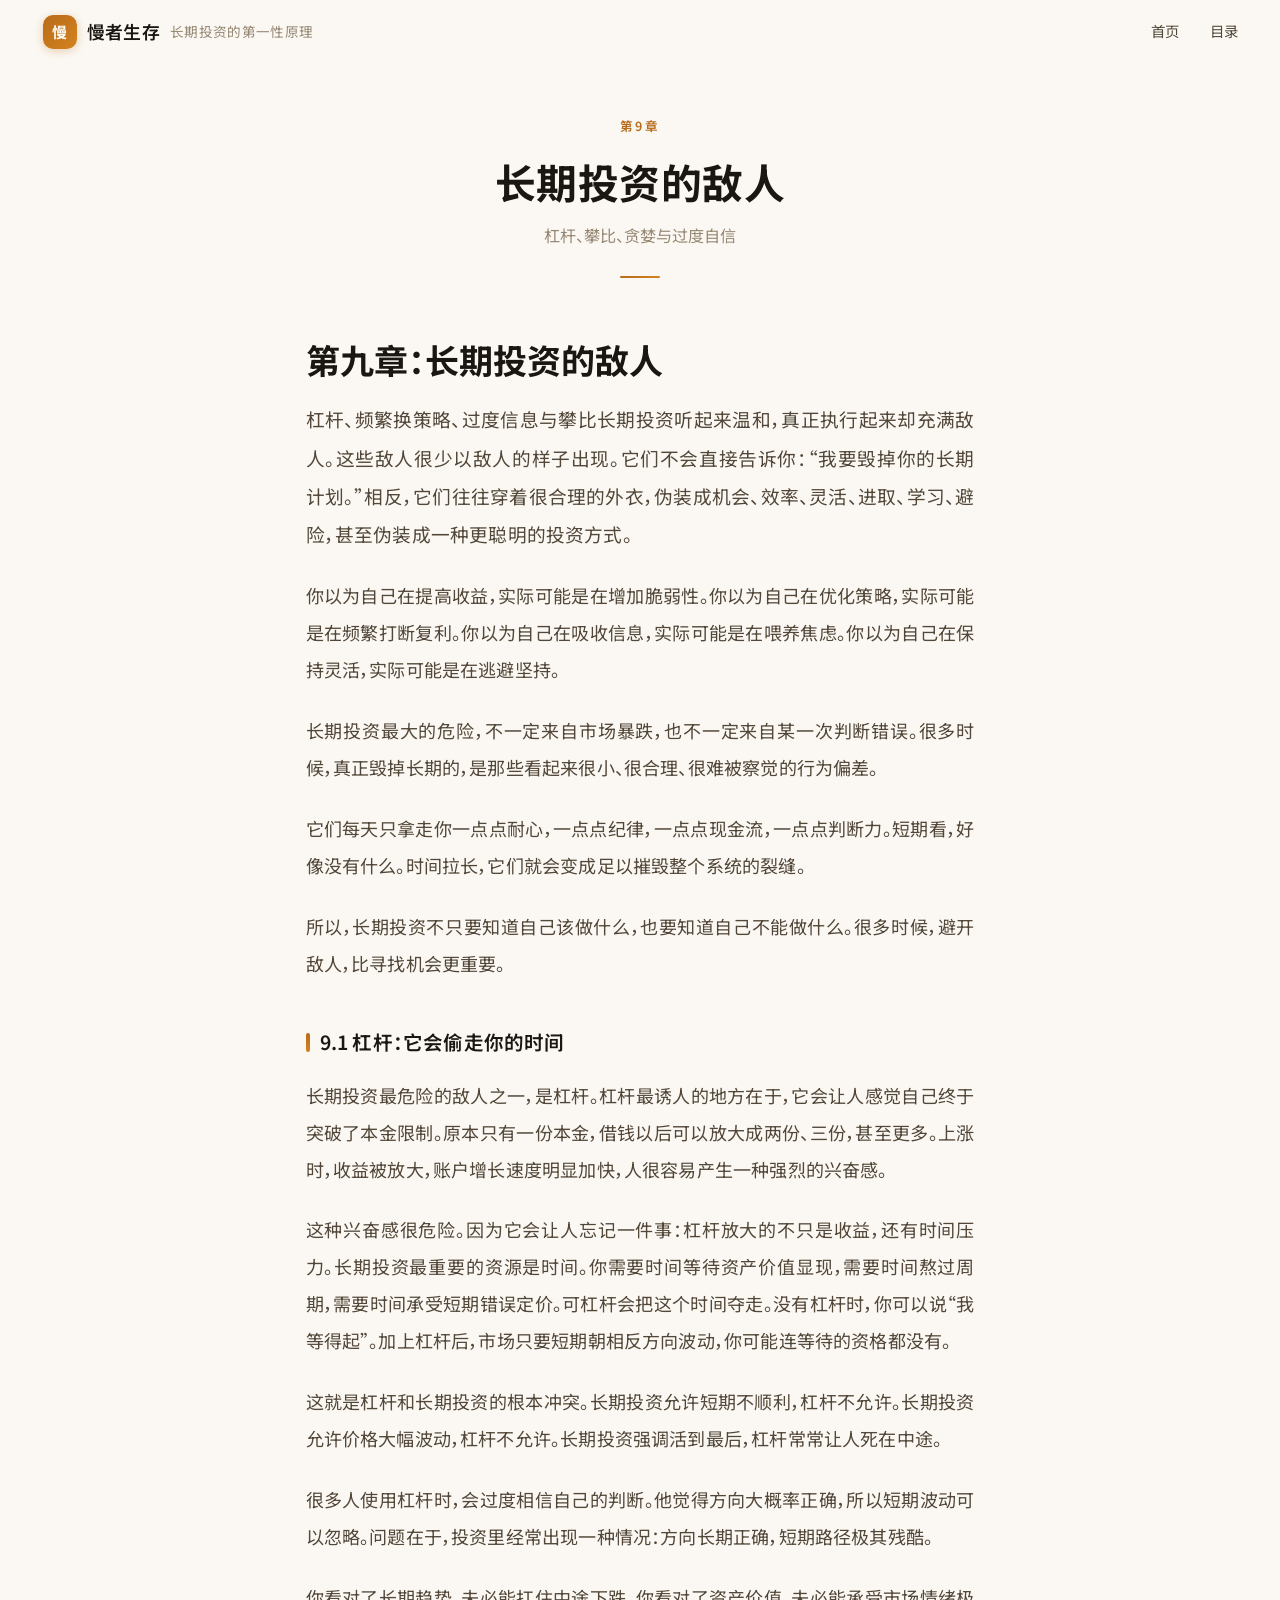
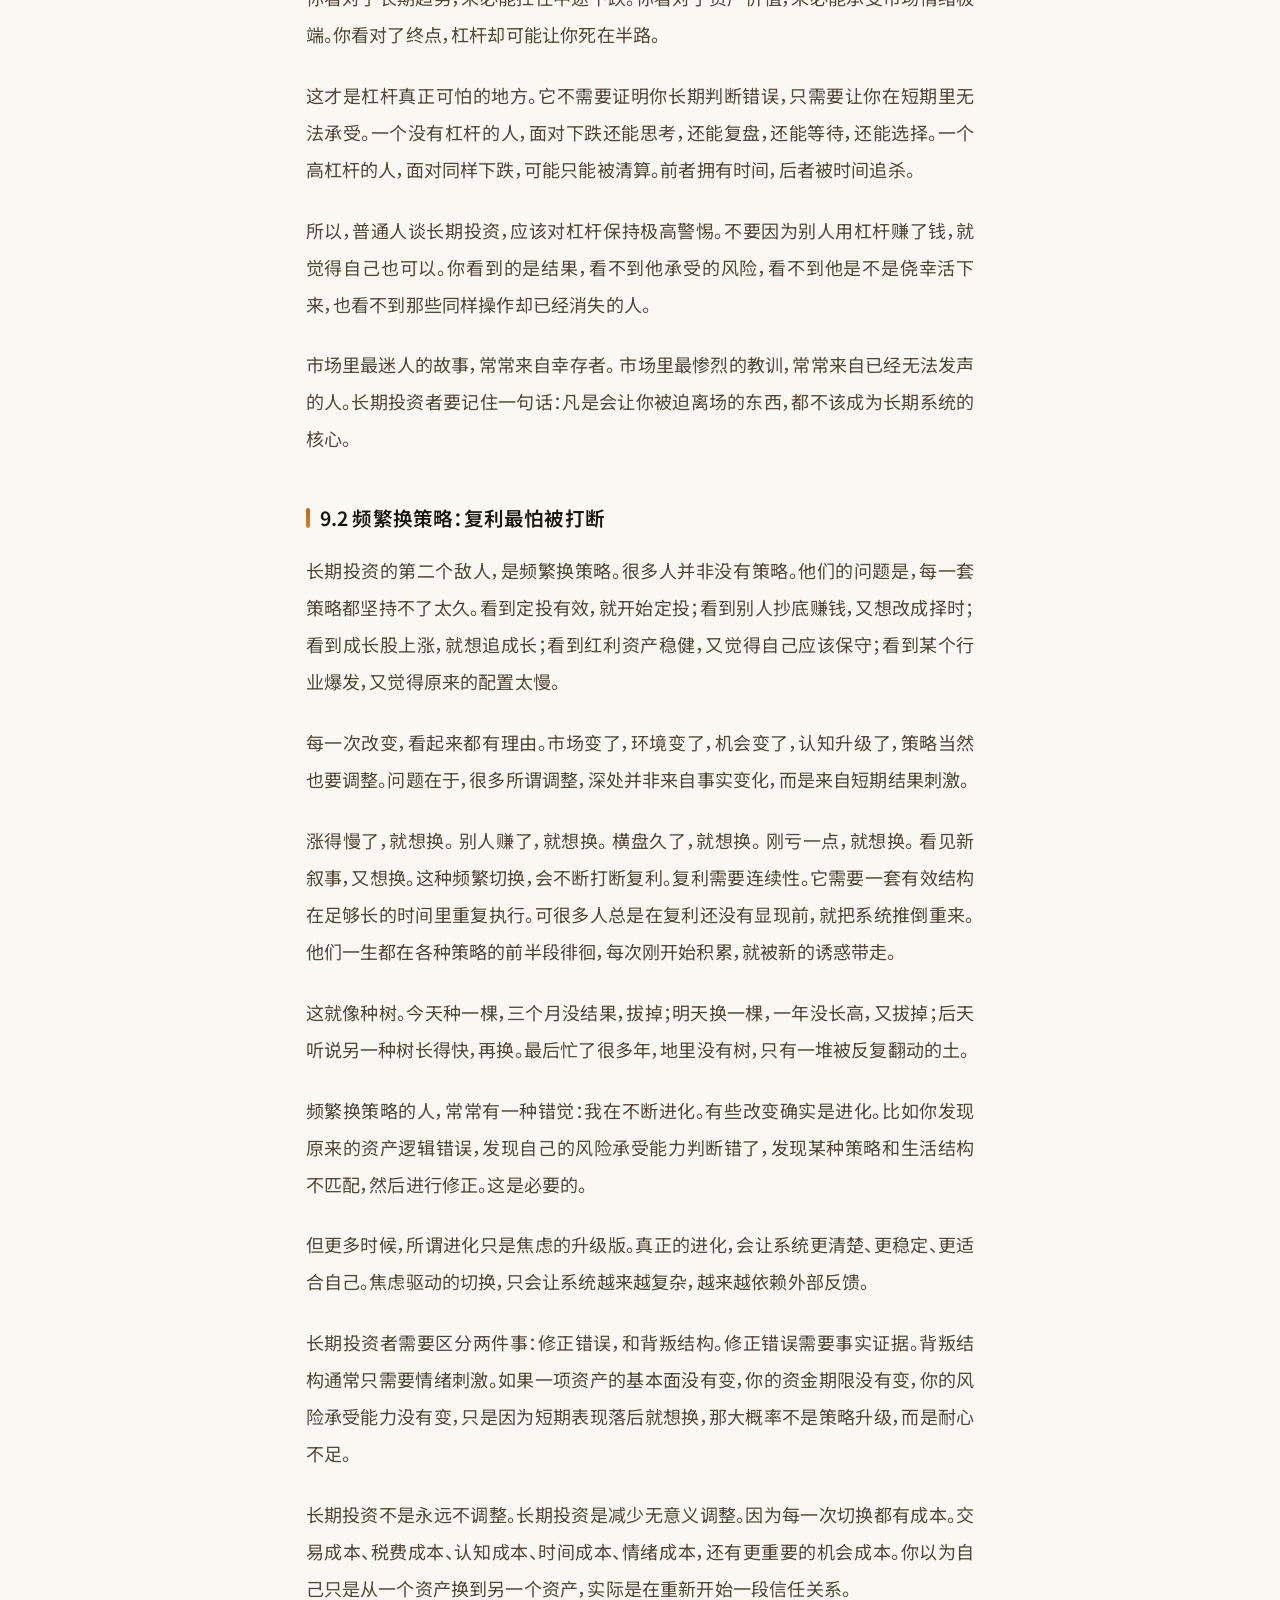
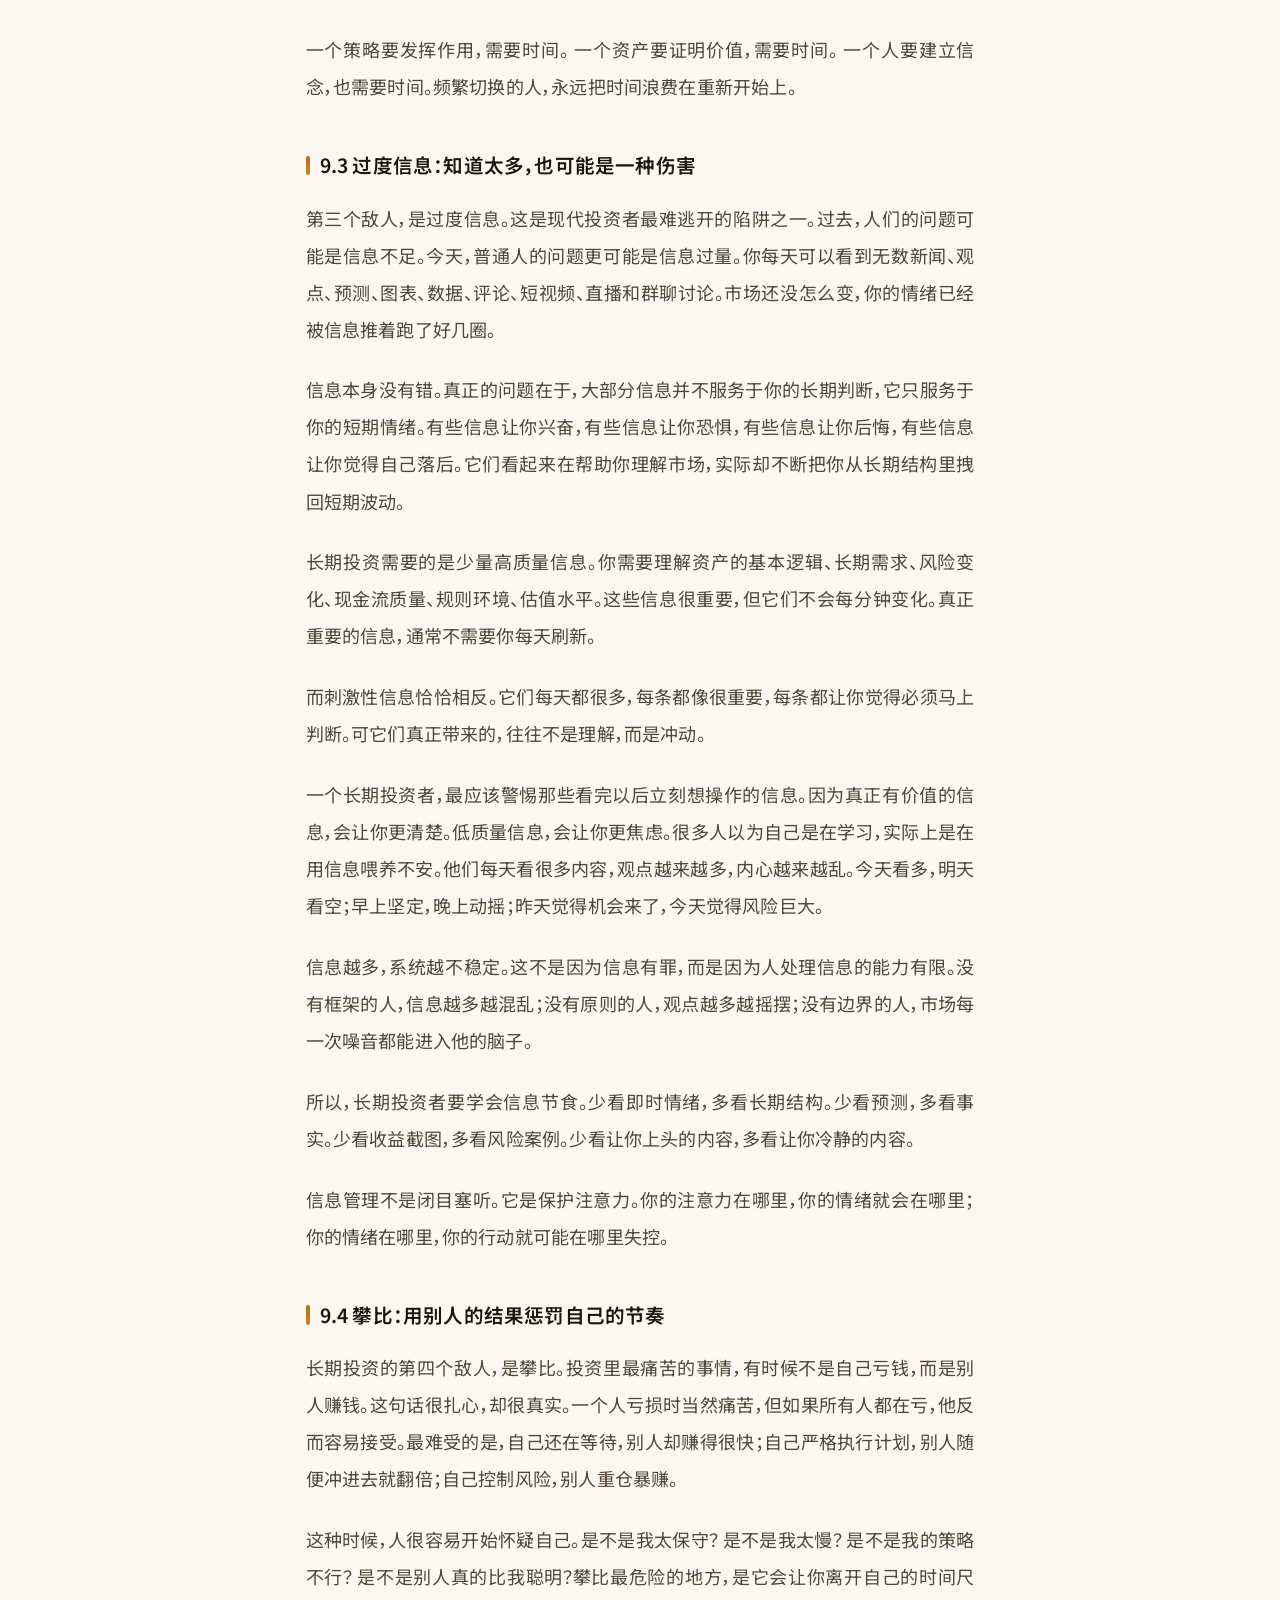
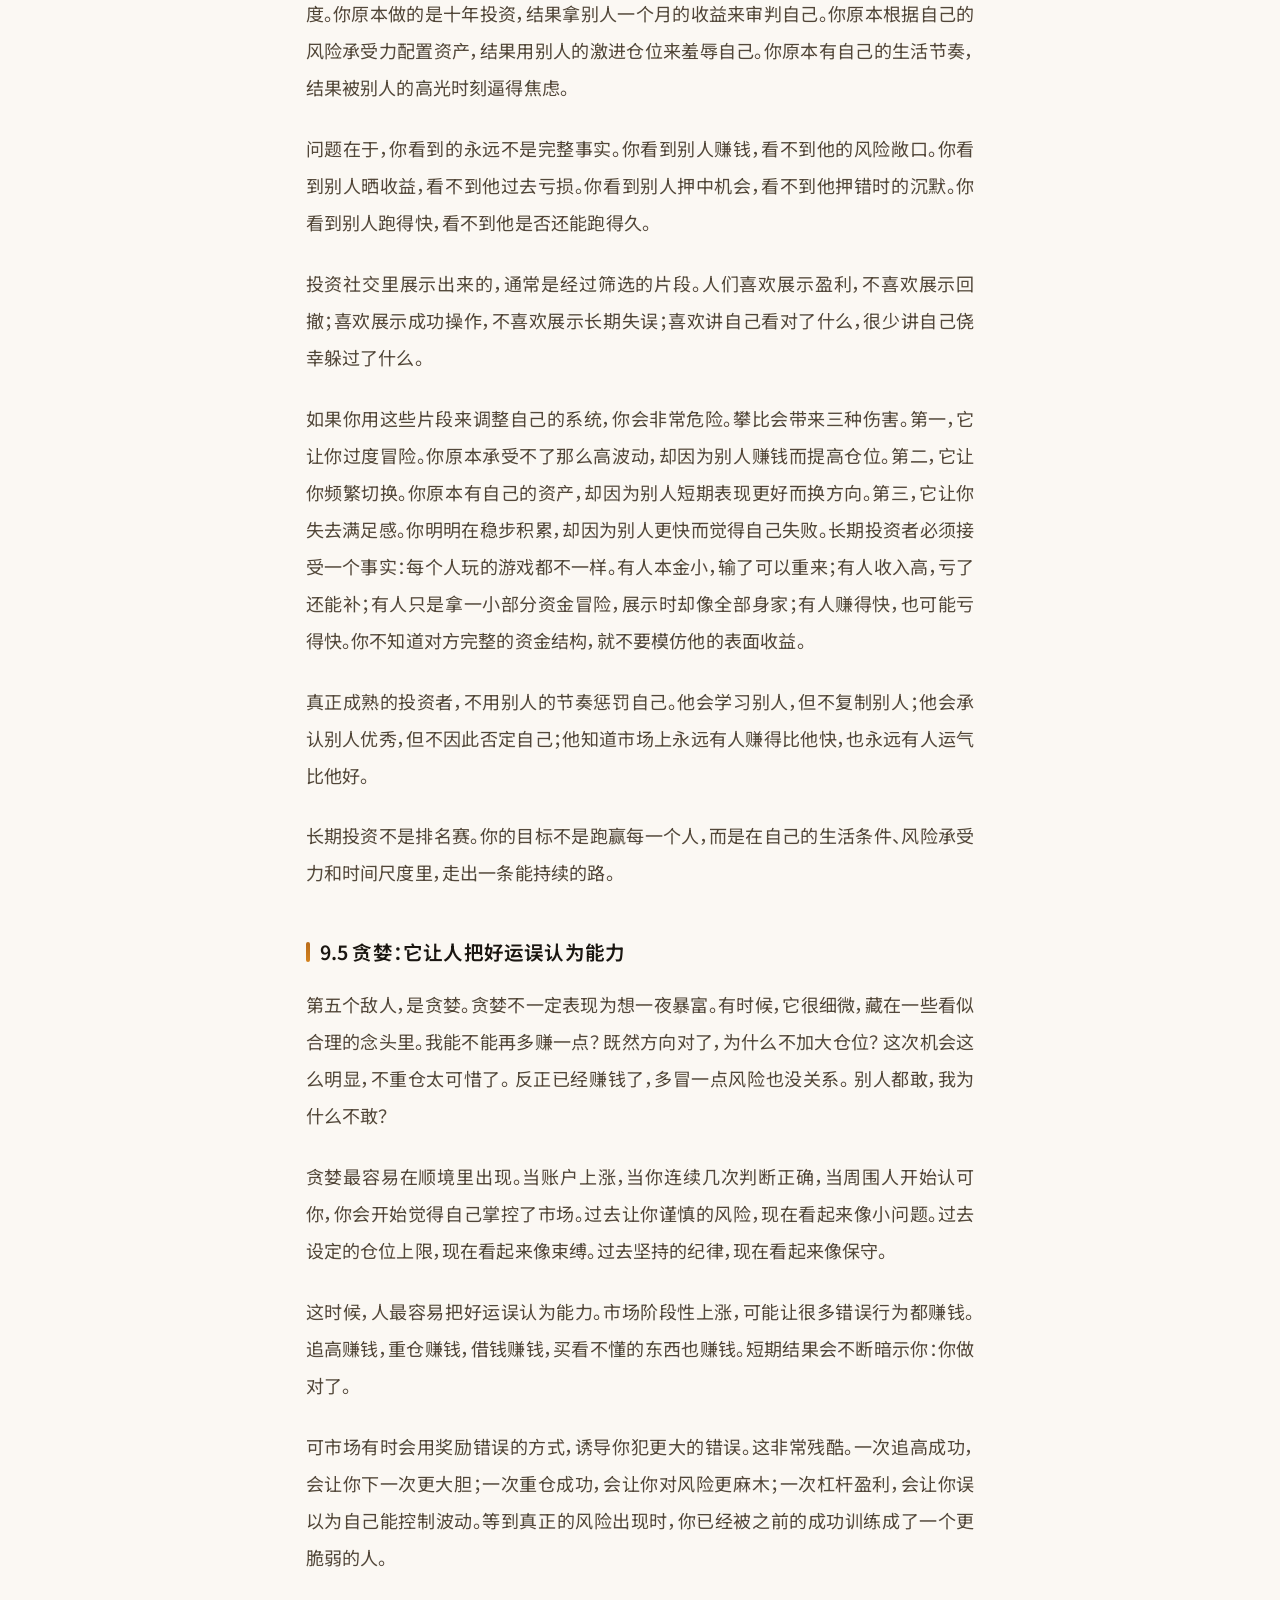
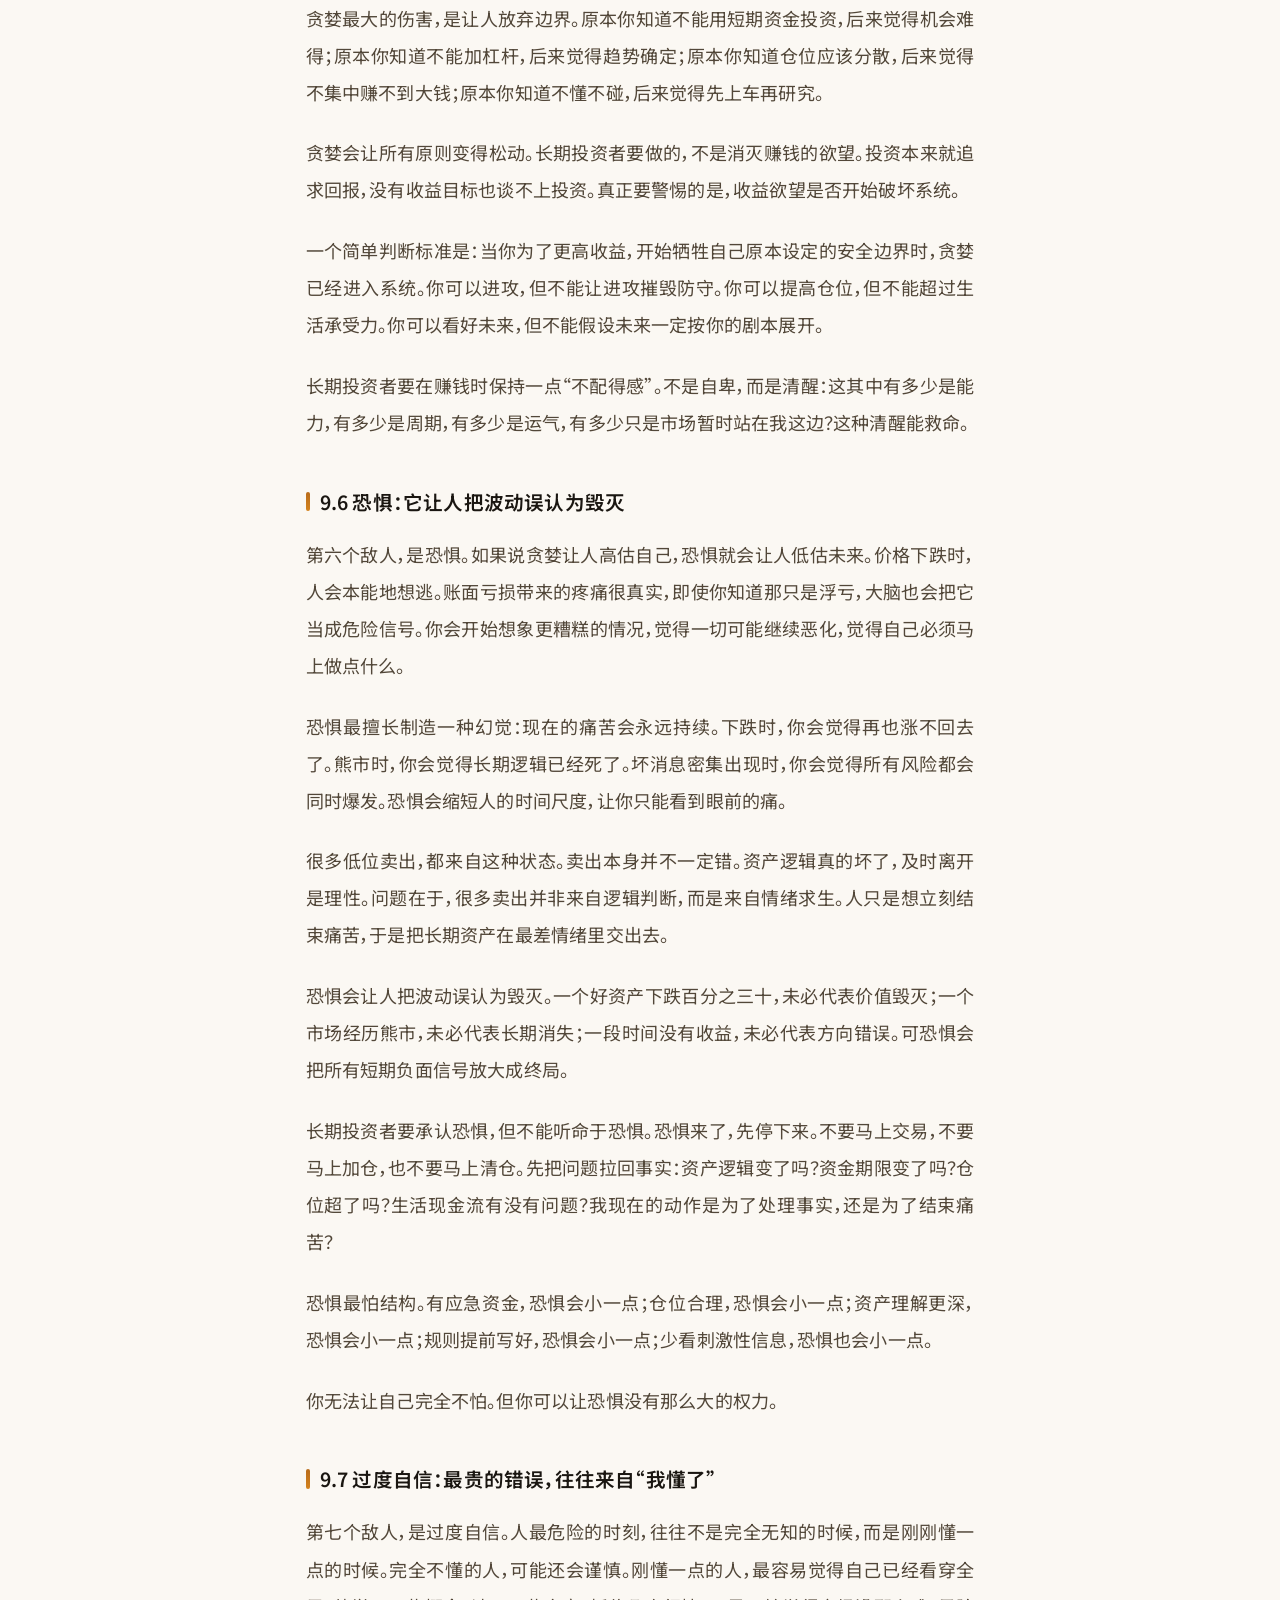
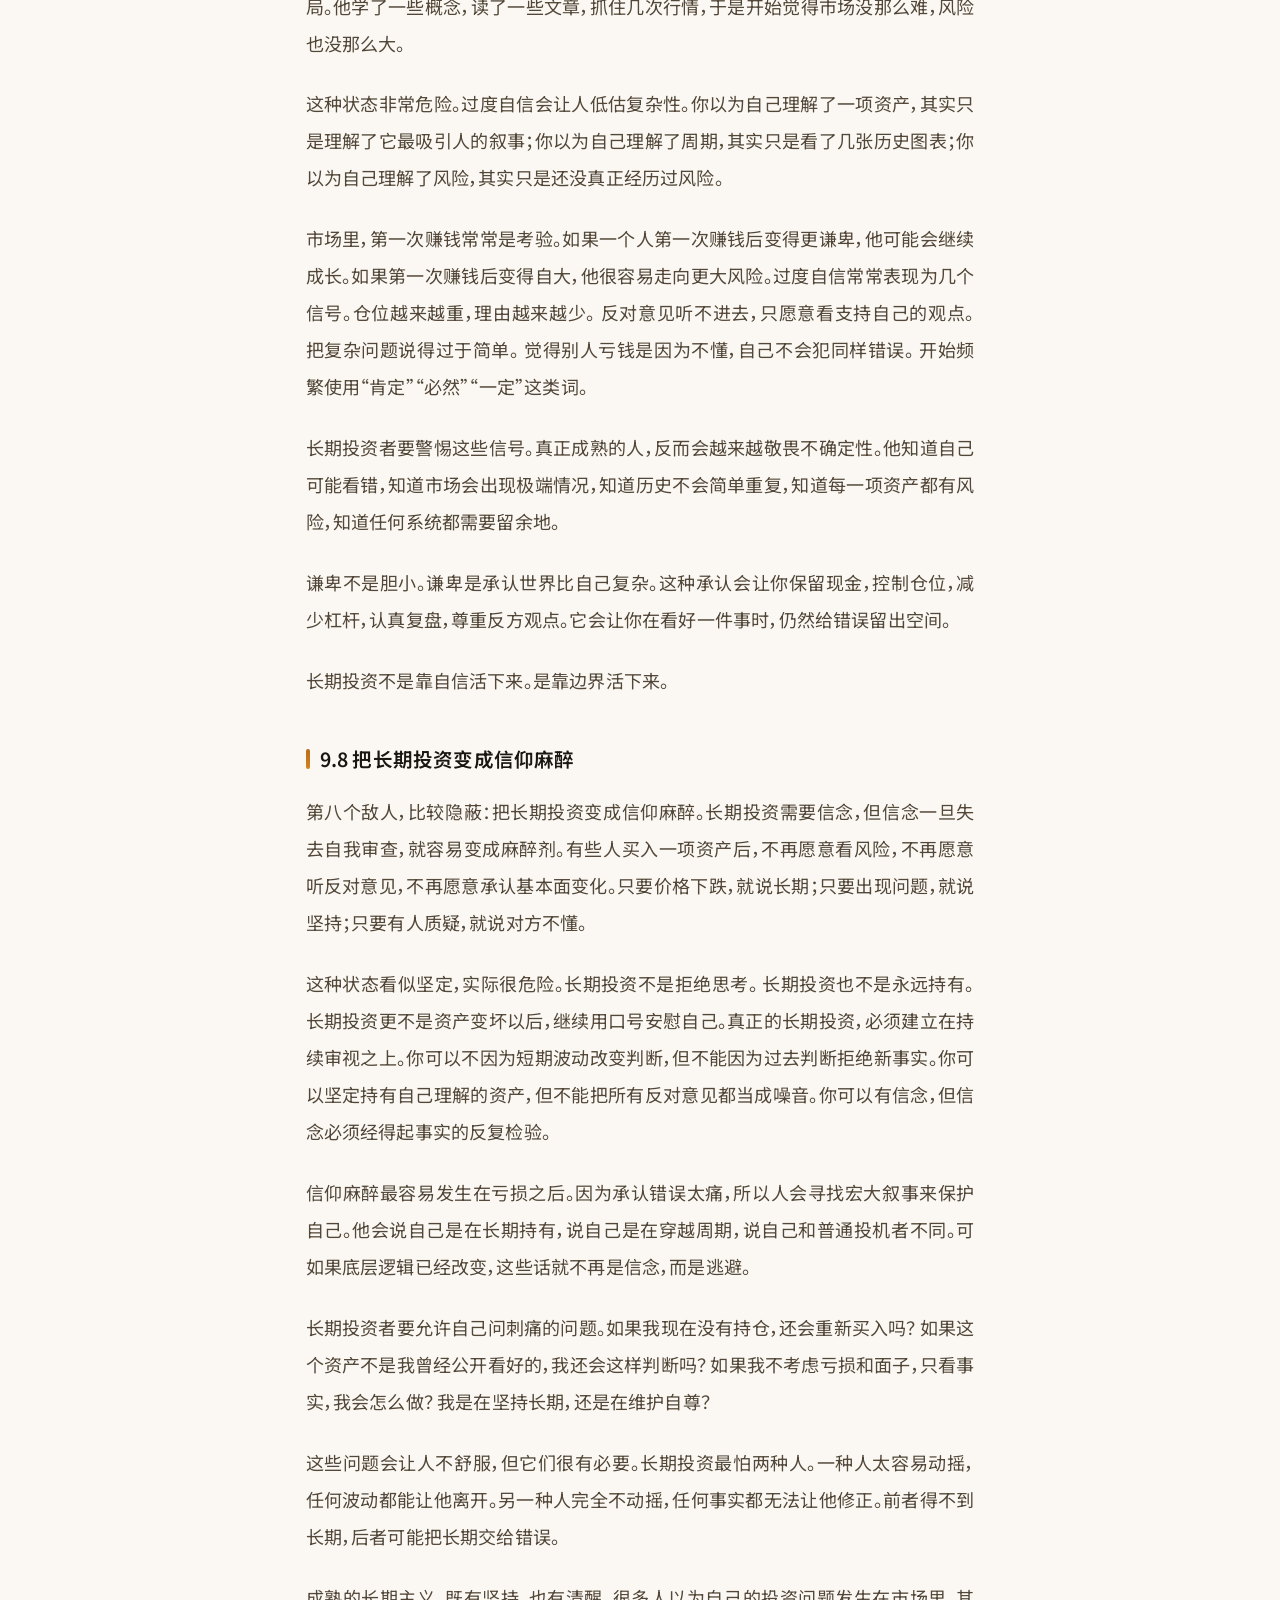
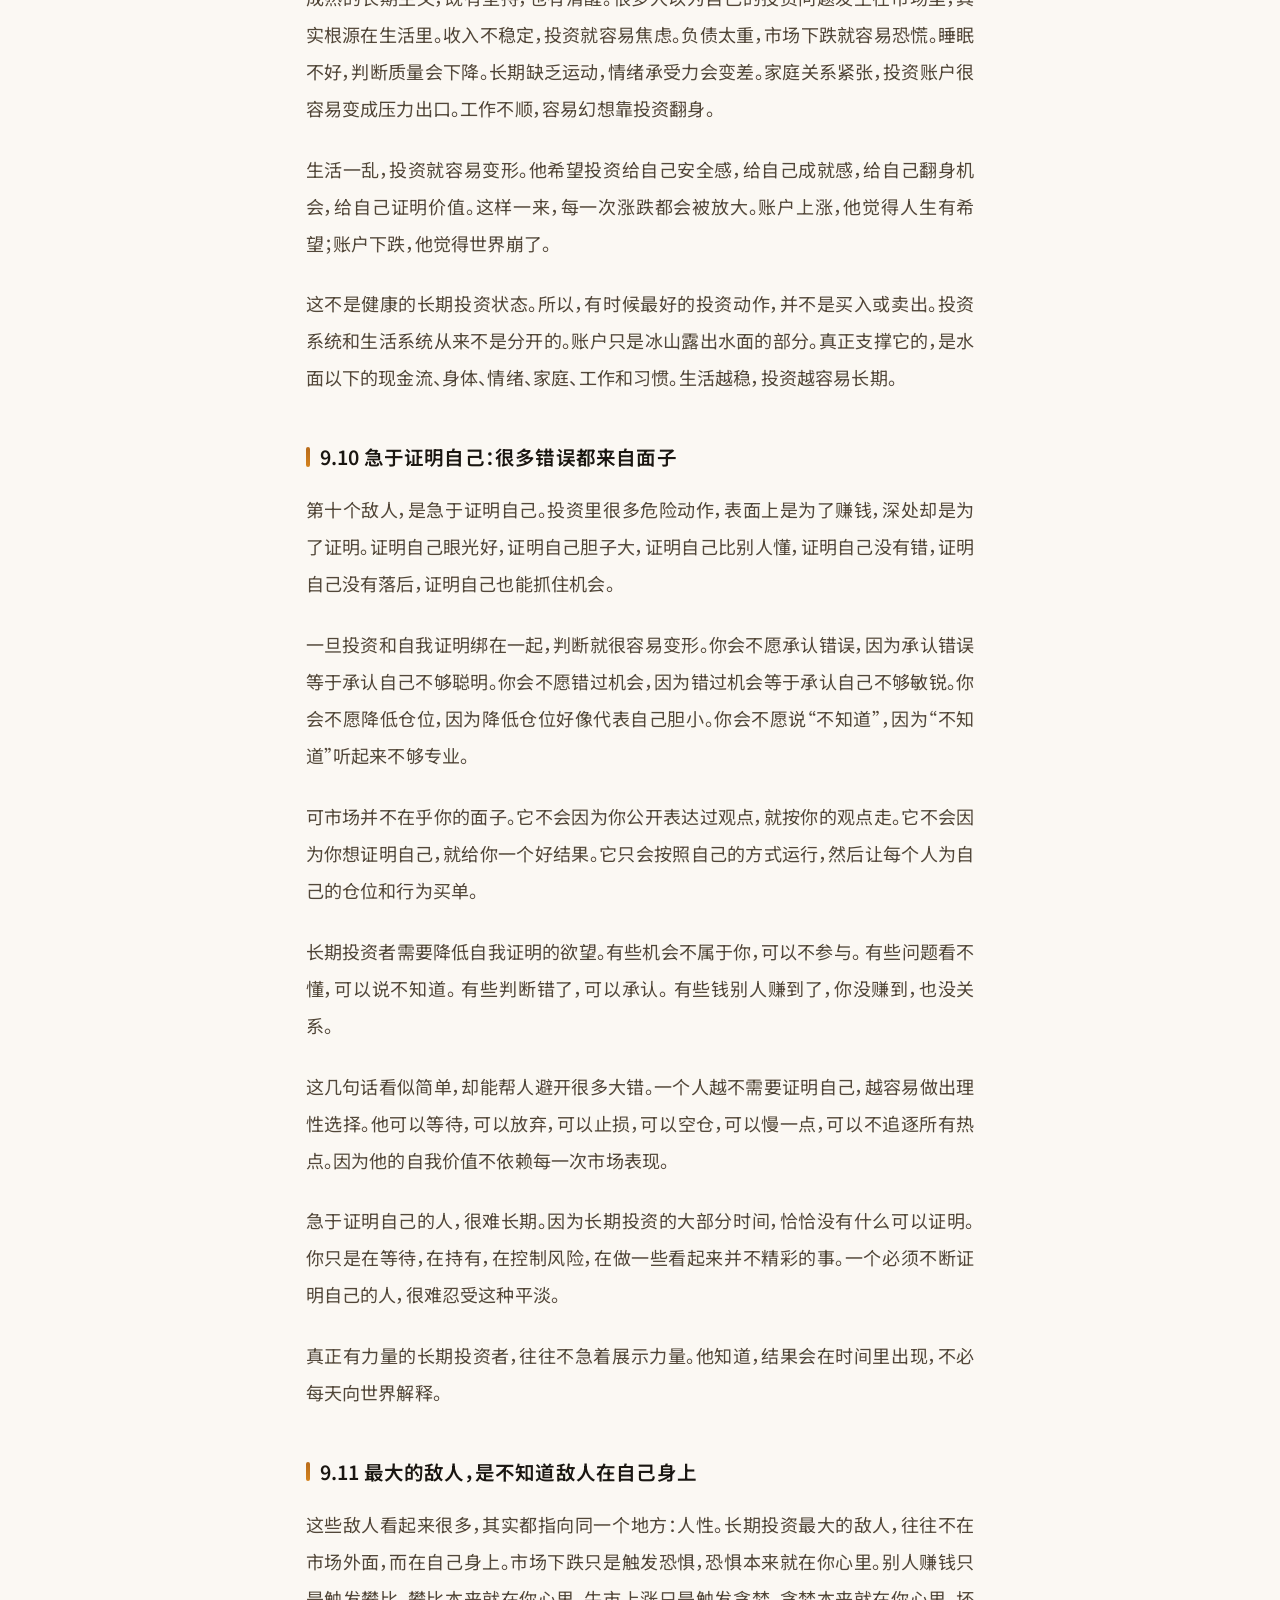
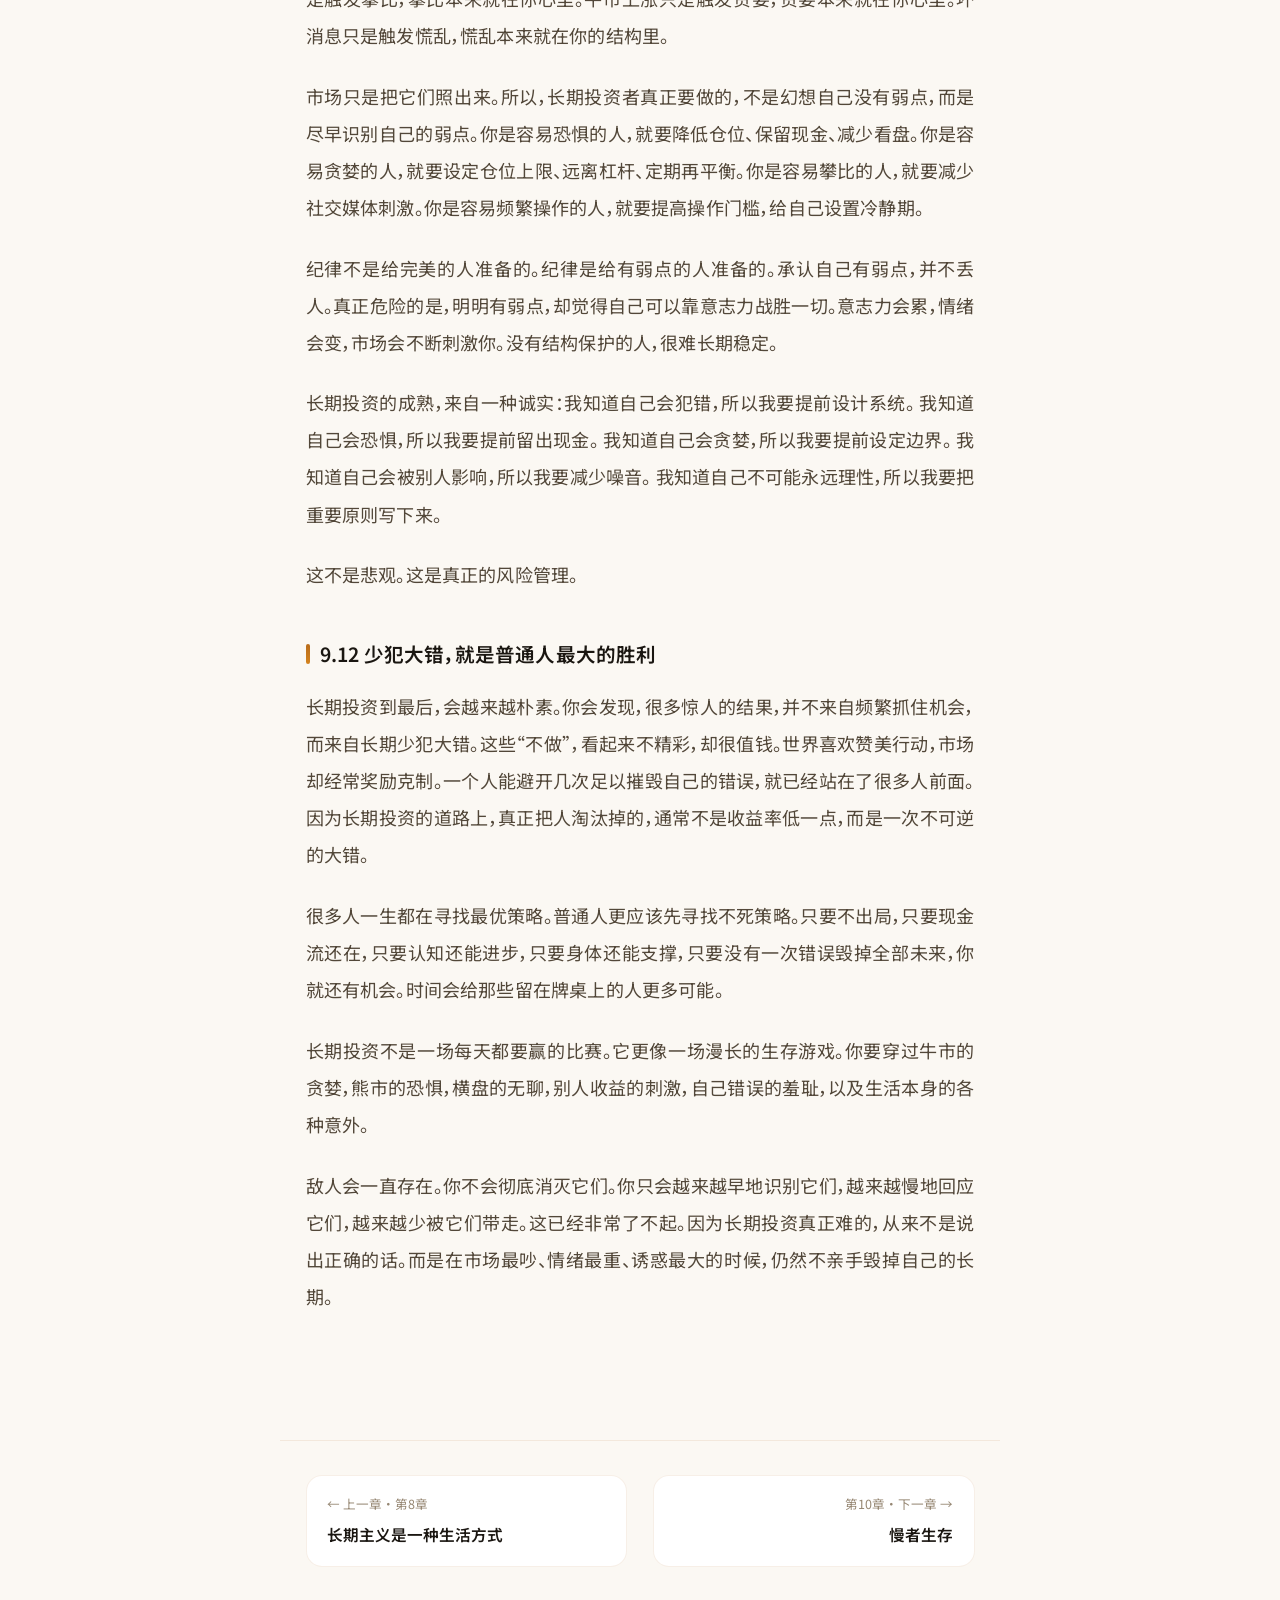
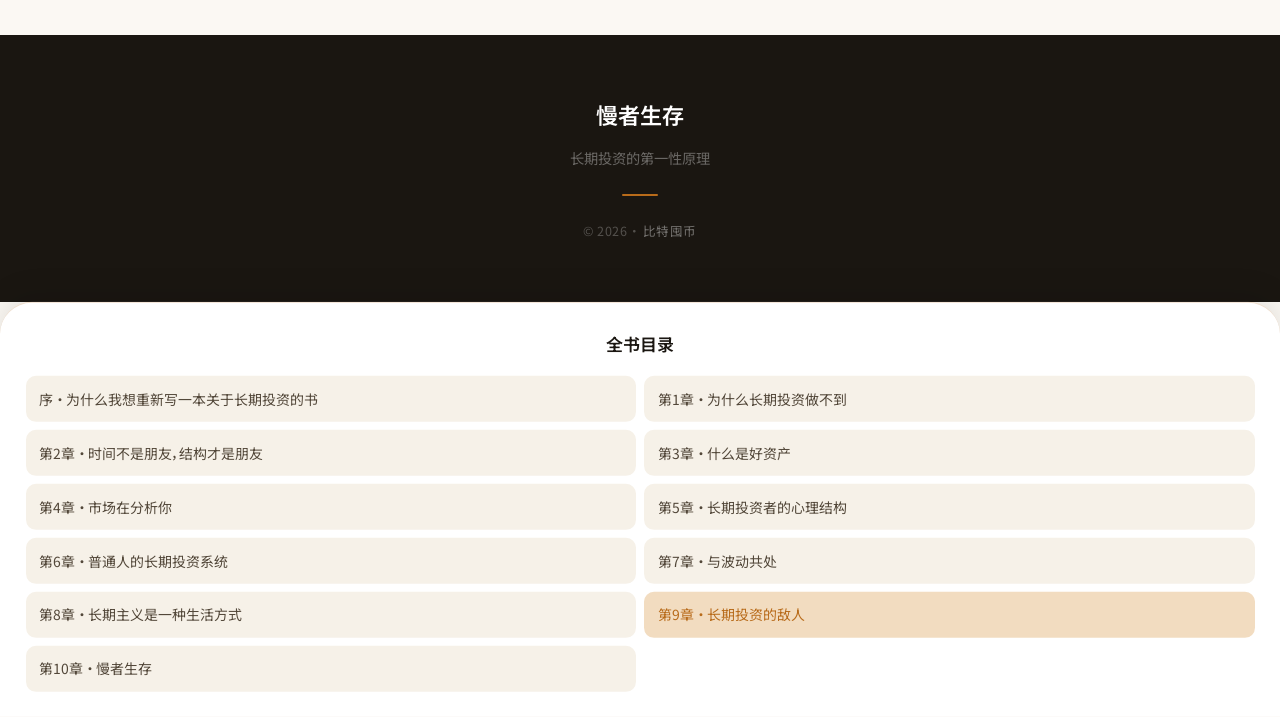
<file: chapter9.html>
<!DOCTYPE html>
<html lang="zh-CN">
<head>
  <meta charset="UTF-8">
  <meta name="viewport" content="width=device-width, initial-scale=1.0, maximum-scale=5.0">
  <title>长期投资的敌人 — 慢者生存</title>
  <meta name="description" content="杠杆、攀比、贪婪与过度自信。《慢者生存》第9章，探讨长期投资的第一性原理。">
  <meta name="keywords" content="长期投资,长期投资的敌人,杠杆、攀比、贪婪与过度自信,慢者生存,投资心理学">
  <meta name="author" content="比特囤币">

  <meta property="og:type" content="article">
  <meta property="og:title" content="长期投资的敌人 — 慢者生存">
  <meta property="og:description" content="杠杆、攀比、贪婪与过度自信">
  <meta property="og:locale" content="zh_CN">
  <meta property="og:site_name" content="慢者生存">

  <meta name="twitter:card" content="summary">
  <meta name="twitter:title" content="长期投资的敌人 — 慢者生存">

  <link rel="canonical" href="https://hold.btchao.com/chapter9.html">

  <!-- DNS 预解析 -->
  <link rel="dns-prefetch" href="//fonts.googleapis.com">
  <link rel="dns-prefetch" href="//fonts.gstatic.com">

  <!-- 预加载关键资源 -->
  <link rel="preload" href="style.css" as="style">
  <link rel="preload" href="script.js" as="script">

  <!-- 移动端 & PWA -->
  <meta name="theme-color" content="#FBF8F3">
  <meta name="apple-mobile-web-app-capable" content="yes">
  <meta name="apple-mobile-web-app-status-bar-style" content="default">
  <meta name="apple-mobile-web-app-title" content="慢者生存">
  <meta name="mobile-web-app-capable" content="yes">

  <!-- 结构化数据链接增强 -->
  <link rel="alternate" hreflang="zh-CN" href="https://hold.btchao.com/chapter9.html">
  <link rel="alternate" hreflang="x-default" href="https://hold.btchao.com/chapter9.html">

  <!-- Open Graph 增强 -->
  <meta property="og:url" content="https://hold.btchao.com/chapter9.html">
  <meta property="og:site_name" content="慢者生存">
  <meta name="format-detection" content="telephone=no">

  <!-- Fonts -->
  <link rel="preconnect" href="https://fonts.googleapis.com">
  <link rel="preconnect" href="https://fonts.gstatic.com" crossorigin>
  <link href="https://fonts.googleapis.com/css2?family=Noto+Sans+SC:wght@400;500;600;700&display=swap" rel="stylesheet">

  <link rel="manifest" href="manifest.json">
  <link rel="icon" href="data:image/svg+xml,<svg xmlns='http://www.w3.org/2000/svg' width='64' height='64' viewBox='0 0 64 64'><rect width='64' height='64' rx='12' fill='%23B86B1A'/><text x='32' y='44' font-size='32' font-weight='bold' text-anchor='middle' fill='white' font-family='sans-serif'>慢</text></svg>">
  <link rel="stylesheet" href="style.css">

  <!-- JSON-LD 结构化数据 -->
  <script type="application/ld+json">
  {
    "@context": "https://schema.org",
    "@type": "Article",
    "headline": "长期投资的敌人",
    "description": "杠杆、攀比、贪婪与过度自信",
    "isPartOf": {
      "@type": "Book",
      "name": "慢者生存",
      "author": { "@type": "Organization", "name": "比特囤币" }
    },
    "inLanguage": "zh-CN"
  },
    "url": "https://hold.btchao.com/chapter9.html",
    "author": { "@type": "Organization", "name": "比特囤币", "url": "https://www.btchao.com" }
  </script>
</head>
<body>
  <div class="scroll-progress"></div>

  <nav class="t">
    <a class="nb" href="index.html">
      <div class="ni">慢</div>
      <span>慢者生存</span>
      <span class="nr">长期投资的第一性原理</span>
    </a>
    <div class="nav-links">
      <a href="index.html">首页</a>
      <a href="#contents">目录</a>
    </div>
    <button class="nav-menu-btn" aria-label="目录">
      <svg width="20" height="20" viewBox="0 0 20 20" fill="currentColor"><path d="M3 5h14v2H3V5zm0 4h14v2H3V9zm0 4h14v2H3v-2z"/></svg>
    </button>
  </nav>

  <aside class="toc-sidebar">
          <ul>
              <li><a href="#91">9.1 杠杆：它会偷走你的时间</a></li>
              <li><a href="#92">9.2 频繁换策略：复利最怕被打断</a></li>
              <li><a href="#93">9.3 过度信息：知道太多，也可能是一种伤害</a></li>
              <li><a href="#94">9.4 攀比：用别人的结果惩罚自己的节奏</a></li>
              <li><a href="#95">9.5 贪婪：它让人把好运误认为能力</a></li>
              <li><a href="#96">9.6 恐惧：它让人把波动误认为毁灭</a></li>
              <li><a href="#97">9.7 过度自信：最贵的错误，往往来自“我懂了”</a></li>
              <li><a href="#98">9.8 把长期投资变成信仰麻醉</a></li>
              <li><a href="#910">9.10 急于证明自己：很多错误都来自面子</a></li>
              <li><a href="#911">9.11 最大的敌人，是不知道敌人在自己身上</a></li>
              <li><a href="#912">9.12 少犯大错，就是普通人最大的胜利</a></li>
          </ul>
        </aside>

  <div class="article-wrap">
    <div class="article-header">
      <div class="eyebrow">第9章</div>
      <h1>长期投资的敌人</h1>
      <div class="subtitle">杠杆、攀比、贪婪与过度自信</div>
      <div class="divider"></div>
    </div>

    <article class="al">
            <h1>第九章：长期投资的敌人</h1>
            <p>杠杆、频繁换策略、过度信息与攀比长期投资听起来温和，真正执行起来却充满敌人。这些敌人很少以敌人的样子出现。它们不会直接告诉你：“我要毁掉你的长期计划。”相反，它们往往穿着很合理的外衣，伪装成机会、效率、灵活、进取、学习、避险，甚至伪装成一种更聪明的投资方式。</p>
            <p>你以为自己在提高收益，实际可能是在增加脆弱性。你以为自己在优化策略，实际可能是在频繁打断复利。你以为自己在吸收信息，实际可能是在喂养焦虑。你以为自己在保持灵活，实际可能是在逃避坚持。</p>
            <p>长期投资最大的危险，不一定来自市场暴跌，也不一定来自某一次判断错误。很多时候，真正毁掉长期的，是那些看起来很小、很合理、很难被察觉的行为偏差。</p>
            <p>它们每天只拿走你一点点耐心，一点点纪律，一点点现金流，一点点判断力。短期看，好像没有什么。时间拉长，它们就会变成足以摧毁整个系统的裂缝。</p>
            <p>所以，长期投资不只要知道自己该做什么，也要知道自己不能做什么。很多时候，避开敌人，比寻找机会更重要。</p>
            <h3 id="91">9.1 杠杆：它会偷走你的时间</h3>
            <p>长期投资最危险的敌人之一，是杠杆。杠杆最诱人的地方在于，它会让人感觉自己终于突破了本金限制。原本只有一份本金，借钱以后可以放大成两份、三份，甚至更多。上涨时，收益被放大，账户增长速度明显加快，人很容易产生一种强烈的兴奋感。</p>
            <p>这种兴奋感很危险。因为它会让人忘记一件事：杠杆放大的不只是收益，还有时间压力。长期投资最重要的资源是时间。你需要时间等待资产价值显现，需要时间熬过周期，需要时间承受短期错误定价。可杠杆会把这个时间夺走。没有杠杆时，你可以说“我等得起”。加上杠杆后，市场只要短期朝相反方向波动，你可能连等待的资格都没有。</p>
            <p>这就是杠杆和长期投资的根本冲突。长期投资允许短期不顺利，杠杆不允许。长期投资允许价格大幅波动，杠杆不允许。长期投资强调活到最后，杠杆常常让人死在中途。</p>
            <p>很多人使用杠杆时，会过度相信自己的判断。他觉得方向大概率正确，所以短期波动可以忽略。问题在于，投资里经常出现一种情况：方向长期正确，短期路径极其残酷。</p>
            <p>你看对了长期趋势，未必能扛住中途下跌。你看对了资产价值，未必能承受市场情绪极端。你看对了终点，杠杆却可能让你死在半路。</p>
            <p>这才是杠杆真正可怕的地方。它不需要证明你长期判断错误，只需要让你在短期里无法承受。一个没有杠杆的人，面对下跌还能思考，还能复盘，还能等待，还能选择。一个高杠杆的人，面对同样下跌，可能只能被清算。前者拥有时间，后者被时间追杀。</p>
            <p>所以，普通人谈长期投资，应该对杠杆保持极高警惕。不要因为别人用杠杆赚了钱，就觉得自己也可以。你看到的是结果，看不到他承受的风险，看不到他是不是侥幸活下来，也看不到那些同样操作却已经消失的人。</p>
            <p>市场里最迷人的故事，常常来自幸存者。
市场里最惨烈的教训，常常来自已经无法发声的人。长期投资者要记住一句话：凡是会让你被迫离场的东西，都不该成为长期系统的核心。</p>
            <h3 id="92">9.2 频繁换策略：复利最怕被打断</h3>
            <p>长期投资的第二个敌人，是频繁换策略。很多人并非没有策略。他们的问题是，每一套策略都坚持不了太久。看到定投有效，就开始定投；看到别人抄底赚钱，又想改成择时；看到成长股上涨，就想追成长；看到红利资产稳健，又觉得自己应该保守；看到某个行业爆发，又觉得原来的配置太慢。</p>
            <p>每一次改变，看起来都有理由。市场变了，环境变了，机会变了，认知升级了，策略当然也要调整。问题在于，很多所谓调整，深处并非来自事实变化，而是来自短期结果刺激。</p>
            <p>涨得慢了，就想换。
别人赚了，就想换。
横盘久了，就想换。
刚亏一点，就想换。
看见新叙事，又想换。这种频繁切换，会不断打断复利。复利需要连续性。它需要一套有效结构在足够长的时间里重复执行。可很多人总是在复利还没有显现前，就把系统推倒重来。他们一生都在各种策略的前半段徘徊，每次刚开始积累，就被新的诱惑带走。</p>
            <p>这就像种树。今天种一棵，三个月没结果，拔掉；明天换一棵，一年没长高，又拔掉；后天听说另一种树长得快，再换。最后忙了很多年，地里没有树，只有一堆被反复翻动的土。</p>
            <p>频繁换策略的人，常常有一种错觉：我在不断进化。有些改变确实是进化。比如你发现原来的资产逻辑错误，发现自己的风险承受能力判断错了，发现某种策略和生活结构不匹配，然后进行修正。这是必要的。</p>
            <p>但更多时候，所谓进化只是焦虑的升级版。真正的进化，会让系统更清楚、更稳定、更适合自己。焦虑驱动的切换，只会让系统越来越复杂，越来越依赖外部反馈。</p>
            <p>长期投资者需要区分两件事：修正错误，和背叛结构。修正错误需要事实证据。背叛结构通常只需要情绪刺激。如果一项资产的基本面没有变，你的资金期限没有变，你的风险承受能力没有变，只是因为短期表现落后就想换，那大概率不是策略升级，而是耐心不足。</p>
            <p>长期投资不是永远不调整。长期投资是减少无意义调整。因为每一次切换都有成本。交易成本、税费成本、认知成本、时间成本、情绪成本，还有更重要的机会成本。你以为自己只是从一个资产换到另一个资产，实际是在重新开始一段信任关系。</p>
            <p>一个策略要发挥作用，需要时间。
一个资产要证明价值，需要时间。
一个人要建立信念，也需要时间。频繁切换的人，永远把时间浪费在重新开始上。</p>
            <h3 id="93">9.3 过度信息：知道太多，也可能是一种伤害</h3>
            <p>第三个敌人，是过度信息。这是现代投资者最难逃开的陷阱之一。过去，人们的问题可能是信息不足。今天，普通人的问题更可能是信息过量。你每天可以看到无数新闻、观点、预测、图表、数据、评论、短视频、直播和群聊讨论。市场还没怎么变，你的情绪已经被信息推着跑了好几圈。</p>
            <p>信息本身没有错。真正的问题在于，大部分信息并不服务于你的长期判断，它只服务于你的短期情绪。有些信息让你兴奋，有些信息让你恐惧，有些信息让你后悔，有些信息让你觉得自己落后。它们看起来在帮助你理解市场，实际却不断把你从长期结构里拽回短期波动。</p>
            <p>长期投资需要的是少量高质量信息。你需要理解资产的基本逻辑、长期需求、风险变化、现金流质量、规则环境、估值水平。这些信息很重要，但它们不会每分钟变化。真正重要的信息，通常不需要你每天刷新。</p>
            <p>而刺激性信息恰恰相反。它们每天都很多，每条都像很重要，每条都让你觉得必须马上判断。可它们真正带来的，往往不是理解，而是冲动。</p>
            <p>一个长期投资者，最应该警惕那些看完以后立刻想操作的信息。因为真正有价值的信息，会让你更清楚。低质量信息，会让你更焦虑。很多人以为自己是在学习，实际上是在用信息喂养不安。他们每天看很多内容，观点越来越多，内心越来越乱。今天看多，明天看空；早上坚定，晚上动摇；昨天觉得机会来了，今天觉得风险巨大。</p>
            <p>信息越多，系统越不稳定。这不是因为信息有罪，而是因为人处理信息的能力有限。没有框架的人，信息越多越混乱；没有原则的人，观点越多越摇摆；没有边界的人，市场每一次噪音都能进入他的脑子。</p>
            <p>所以，长期投资者要学会信息节食。少看即时情绪，多看长期结构。少看预测，多看事实。少看收益截图，多看风险案例。少看让你上头的内容，多看让你冷静的内容。</p>
            <p>信息管理不是闭目塞听。它是保护注意力。你的注意力在哪里，你的情绪就会在哪里；你的情绪在哪里，你的行动就可能在哪里失控。</p>
            <h3 id="94">9.4 攀比：用别人的结果惩罚自己的节奏</h3>
            <p>长期投资的第四个敌人，是攀比。投资里最痛苦的事情，有时候不是自己亏钱，而是别人赚钱。这句话很扎心，却很真实。一个人亏损时当然痛苦，但如果所有人都在亏，他反而容易接受。最难受的是，自己还在等待，别人却赚得很快；自己严格执行计划，别人随便冲进去就翻倍；自己控制风险，别人重仓暴赚。</p>
            <p>这种时候，人很容易开始怀疑自己。是不是我太保守？
是不是我太慢？
是不是我的策略不行？
是不是别人真的比我聪明？攀比最危险的地方，是它会让你离开自己的时间尺度。你原本做的是十年投资，结果拿别人一个月的收益来审判自己。你原本根据自己的风险承受力配置资产，结果用别人的激进仓位来羞辱自己。你原本有自己的生活节奏，结果被别人的高光时刻逼得焦虑。</p>
            <p>问题在于，你看到的永远不是完整事实。你看到别人赚钱，看不到他的风险敞口。你看到别人晒收益，看不到他过去亏损。你看到别人押中机会，看不到他押错时的沉默。你看到别人跑得快，看不到他是否还能跑得久。</p>
            <p>投资社交里展示出来的，通常是经过筛选的片段。人们喜欢展示盈利，不喜欢展示回撤；喜欢展示成功操作，不喜欢展示长期失误；喜欢讲自己看对了什么，很少讲自己侥幸躲过了什么。</p>
            <p>如果你用这些片段来调整自己的系统，你会非常危险。攀比会带来三种伤害。第一，它让你过度冒险。你原本承受不了那么高波动，却因为别人赚钱而提高仓位。第二，它让你频繁切换。你原本有自己的资产，却因为别人短期表现更好而换方向。第三，它让你失去满足感。你明明在稳步积累，却因为别人更快而觉得自己失败。长期投资者必须接受一个事实：每个人玩的游戏都不一样。有人本金小，输了可以重来；有人收入高，亏了还能补；有人只是拿一小部分资金冒险，展示时却像全部身家；有人赚得快，也可能亏得快。你不知道对方完整的资金结构，就不要模仿他的表面收益。</p>
            <p>真正成熟的投资者，不用别人的节奏惩罚自己。他会学习别人，但不复制别人；他会承认别人优秀，但不因此否定自己；他知道市场上永远有人赚得比他快，也永远有人运气比他好。</p>
            <p>长期投资不是排名赛。你的目标不是跑赢每一个人，而是在自己的生活条件、风险承受力和时间尺度里，走出一条能持续的路。</p>
            <h3 id="95">9.5 贪婪：它让人把好运误认为能力</h3>
            <p>第五个敌人，是贪婪。贪婪不一定表现为想一夜暴富。有时候，它很细微，藏在一些看似合理的念头里。我能不能再多赚一点？
既然方向对了，为什么不加大仓位？
这次机会这么明显，不重仓太可惜了。
反正已经赚钱了，多冒一点风险也没关系。
别人都敢，我为什么不敢？</p>
            <p>贪婪最容易在顺境里出现。当账户上涨，当你连续几次判断正确，当周围人开始认可你，你会开始觉得自己掌控了市场。过去让你谨慎的风险，现在看起来像小问题。过去设定的仓位上限，现在看起来像束缚。过去坚持的纪律，现在看起来像保守。</p>
            <p>这时候，人最容易把好运误认为能力。市场阶段性上涨，可能让很多错误行为都赚钱。追高赚钱，重仓赚钱，借钱赚钱，买看不懂的东西也赚钱。短期结果会不断暗示你：你做对了。</p>
            <p>可市场有时会用奖励错误的方式，诱导你犯更大的错误。这非常残酷。一次追高成功，会让你下一次更大胆；一次重仓成功，会让你对风险更麻木；一次杠杆盈利，会让你误以为自己能控制波动。等到真正的风险出现时，你已经被之前的成功训练成了一个更脆弱的人。</p>
            <p>贪婪最大的伤害，是让人放弃边界。原本你知道不能用短期资金投资，后来觉得机会难得；原本你知道不能加杠杆，后来觉得趋势确定；原本你知道仓位应该分散，后来觉得不集中赚不到大钱；原本你知道不懂不碰，后来觉得先上车再研究。</p>
            <p>贪婪会让所有原则变得松动。长期投资者要做的，不是消灭赚钱的欲望。投资本来就追求回报，没有收益目标也谈不上投资。真正要警惕的是，收益欲望是否开始破坏系统。</p>
            <p>一个简单判断标准是：当你为了更高收益，开始牺牲自己原本设定的安全边界时，贪婪已经进入系统。你可以进攻，但不能让进攻摧毁防守。你可以提高仓位，但不能超过生活承受力。你可以看好未来，但不能假设未来一定按你的剧本展开。</p>
            <p>长期投资者要在赚钱时保持一点“不配得感”。不是自卑，而是清醒：这其中有多少是能力，有多少是周期，有多少是运气，有多少只是市场暂时站在我这边？这种清醒能救命。</p>
            <h3 id="96">9.6 恐惧：它让人把波动误认为毁灭</h3>
            <p>第六个敌人，是恐惧。如果说贪婪让人高估自己，恐惧就会让人低估未来。价格下跌时，人会本能地想逃。账面亏损带来的疼痛很真实，即使你知道那只是浮亏，大脑也会把它当成危险信号。你会开始想象更糟糕的情况，觉得一切可能继续恶化，觉得自己必须马上做点什么。</p>
            <p>恐惧最擅长制造一种幻觉：现在的痛苦会永远持续。下跌时，你会觉得再也涨不回去了。熊市时，你会觉得长期逻辑已经死了。坏消息密集出现时，你会觉得所有风险都会同时爆发。恐惧会缩短人的时间尺度，让你只能看到眼前的痛。</p>
            <p>很多低位卖出，都来自这种状态。卖出本身并不一定错。资产逻辑真的坏了，及时离开是理性。问题在于，很多卖出并非来自逻辑判断，而是来自情绪求生。人只是想立刻结束痛苦，于是把长期资产在最差情绪里交出去。</p>
            <p>恐惧会让人把波动误认为毁灭。一个好资产下跌百分之三十，未必代表价值毁灭；一个市场经历熊市，未必代表长期消失；一段时间没有收益，未必代表方向错误。可恐惧会把所有短期负面信号放大成终局。</p>
            <p>长期投资者要承认恐惧，但不能听命于恐惧。恐惧来了，先停下来。不要马上交易，不要马上加仓，也不要马上清仓。先把问题拉回事实：资产逻辑变了吗？资金期限变了吗？仓位超了吗？生活现金流有没有问题？我现在的动作是为了处理事实，还是为了结束痛苦？</p>
            <p>恐惧最怕结构。有应急资金，恐惧会小一点；仓位合理，恐惧会小一点；资产理解更深，恐惧会小一点；规则提前写好，恐惧会小一点；少看刺激性信息，恐惧也会小一点。</p>
            <p>你无法让自己完全不怕。但你可以让恐惧没有那么大的权力。</p>
            <h3 id="97">9.7 过度自信：最贵的错误，往往来自“我懂了”</h3>
            <p>第七个敌人，是过度自信。人最危险的时刻，往往不是完全无知的时候，而是刚刚懂一点的时候。完全不懂的人，可能还会谨慎。刚懂一点的人，最容易觉得自己已经看穿全局。他学了一些概念，读了一些文章，抓住几次行情，于是开始觉得市场没那么难，风险也没那么大。</p>
            <p>这种状态非常危险。过度自信会让人低估复杂性。你以为自己理解了一项资产，其实只是理解了它最吸引人的叙事；你以为自己理解了周期，其实只是看了几张历史图表；你以为自己理解了风险，其实只是还没真正经历过风险。</p>
            <p>市场里，第一次赚钱常常是考验。如果一个人第一次赚钱后变得更谦卑，他可能会继续成长。如果第一次赚钱后变得自大，他很容易走向更大风险。过度自信常常表现为几个信号。仓位越来越重，理由越来越少。
反对意见听不进去，只愿意看支持自己的观点。
把复杂问题说得过于简单。
觉得别人亏钱是因为不懂，自己不会犯同样错误。
开始频繁使用“肯定”“必然”“一定”这类词。</p>
            <p>长期投资者要警惕这些信号。真正成熟的人，反而会越来越敬畏不确定性。他知道自己可能看错，知道市场会出现极端情况，知道历史不会简单重复，知道每一项资产都有风险，知道任何系统都需要留余地。</p>
            <p>谦卑不是胆小。谦卑是承认世界比自己复杂。这种承认会让你保留现金，控制仓位，减少杠杆，认真复盘，尊重反方观点。它会让你在看好一件事时，仍然给错误留出空间。</p>
            <p>长期投资不是靠自信活下来。是靠边界活下来。</p>
            <h3 id="98">9.8 把长期投资变成信仰麻醉</h3>
            <p>第八个敌人，比较隐蔽：把长期投资变成信仰麻醉。长期投资需要信念，但信念一旦失去自我审查，就容易变成麻醉剂。有些人买入一项资产后，不再愿意看风险，不再愿意听反对意见，不再愿意承认基本面变化。只要价格下跌，就说长期；只要出现问题，就说坚持；只要有人质疑，就说对方不懂。</p>
            <p>这种状态看似坚定，实际很危险。长期投资不是拒绝思考。
长期投资也不是永远持有。
长期投资更不是资产变坏以后，继续用口号安慰自己。真正的长期投资，必须建立在持续审视之上。你可以不因为短期波动改变判断，但不能因为过去判断拒绝新事实。你可以坚定持有自己理解的资产，但不能把所有反对意见都当成噪音。你可以有信念，但信念必须经得起事实的反复检验。</p>
            <p>信仰麻醉最容易发生在亏损之后。因为承认错误太痛，所以人会寻找宏大叙事来保护自己。他会说自己是在长期持有，说自己是在穿越周期，说自己和普通投机者不同。可如果底层逻辑已经改变，这些话就不再是信念，而是逃避。</p>
            <p>长期投资者要允许自己问刺痛的问题。如果我现在没有持仓，还会重新买入吗？
如果这个资产不是我曾经公开看好的，我还会这样判断吗？
如果我不考虑亏损和面子，只看事实，我会怎么做？
我是在坚持长期，还是在维护自尊？</p>
            <p>这些问题会让人不舒服，但它们很有必要。长期投资最怕两种人。一种人太容易动摇，任何波动都能让他离开。另一种人完全不动摇，任何事实都无法让他修正。前者得不到长期，后者可能把长期交给错误。</p>
            <p>成熟的长期主义，既有坚持，也有清醒。很多人以为自己的投资问题发生在市场里，其实根源在生活里。收入不稳定，投资就容易焦虑。负债太重，市场下跌就容易恐慌。睡眠不好，判断质量会下降。长期缺乏运动，情绪承受力会变差。家庭关系紧张，投资账户很容易变成压力出口。工作不顺，容易幻想靠投资翻身。</p>
            <p>生活一乱，投资就容易变形。他希望投资给自己安全感，给自己成就感，给自己翻身机会，给自己证明价值。这样一来，每一次涨跌都会被放大。账户上涨，他觉得人生有希望；账户下跌，他觉得世界崩了。</p>
            <p>这不是健康的长期投资状态。所以，有时候最好的投资动作，并不是买入或卖出。投资系统和生活系统从来不是分开的。账户只是冰山露出水面的部分。真正支撑它的，是水面以下的现金流、身体、情绪、家庭、工作和习惯。生活越稳，投资越容易长期。</p>
            <h3 id="910">9.10 急于证明自己：很多错误都来自面子</h3>
            <p>第十个敌人，是急于证明自己。投资里很多危险动作，表面上是为了赚钱，深处却是为了证明。证明自己眼光好，证明自己胆子大，证明自己比别人懂，证明自己没有错，证明自己没有落后，证明自己也能抓住机会。</p>
            <p>一旦投资和自我证明绑在一起，判断就很容易变形。你会不愿承认错误，因为承认错误等于承认自己不够聪明。你会不愿错过机会，因为错过机会等于承认自己不够敏锐。你会不愿降低仓位，因为降低仓位好像代表自己胆小。你会不愿说“不知道”，因为“不知道”听起来不够专业。</p>
            <p>可市场并不在乎你的面子。它不会因为你公开表达过观点，就按你的观点走。它不会因为你想证明自己，就给你一个好结果。它只会按照自己的方式运行，然后让每个人为自己的仓位和行为买单。</p>
            <p>长期投资者需要降低自我证明的欲望。有些机会不属于你，可以不参与。
有些问题看不懂，可以说不知道。
有些判断错了，可以承认。
有些钱别人赚到了，你没赚到，也没关系。</p>
            <p>这几句话看似简单，却能帮人避开很多大错。一个人越不需要证明自己，越容易做出理性选择。他可以等待，可以放弃，可以止损，可以空仓，可以慢一点，可以不追逐所有热点。因为他的自我价值不依赖每一次市场表现。</p>
            <p>急于证明自己的人，很难长期。因为长期投资的大部分时间，恰恰没有什么可以证明。你只是在等待，在持有，在控制风险，在做一些看起来并不精彩的事。一个必须不断证明自己的人，很难忍受这种平淡。</p>
            <p>真正有力量的长期投资者，往往不急着展示力量。他知道，结果会在时间里出现，不必每天向世界解释。</p>
            <h3 id="911">9.11 最大的敌人，是不知道敌人在自己身上</h3>
            <p>这些敌人看起来很多，其实都指向同一个地方：人性。长期投资最大的敌人，往往不在市场外面，而在自己身上。市场下跌只是触发恐惧，恐惧本来就在你心里。别人赚钱只是触发攀比，攀比本来就在你心里。牛市上涨只是触发贪婪，贪婪本来就在你心里。坏消息只是触发慌乱，慌乱本来就在你的结构里。</p>
            <p>市场只是把它们照出来。所以，长期投资者真正要做的，不是幻想自己没有弱点，而是尽早识别自己的弱点。你是容易恐惧的人，就要降低仓位、保留现金、减少看盘。你是容易贪婪的人，就要设定仓位上限、远离杠杆、定期再平衡。你是容易攀比的人，就要减少社交媒体刺激。你是容易频繁操作的人，就要提高操作门槛，给自己设置冷静期。</p>
            <p>纪律不是给完美的人准备的。纪律是给有弱点的人准备的。承认自己有弱点，并不丢人。真正危险的是，明明有弱点，却觉得自己可以靠意志力战胜一切。意志力会累，情绪会变，市场会不断刺激你。没有结构保护的人，很难长期稳定。</p>
            <p>长期投资的成熟，来自一种诚实：我知道自己会犯错，所以我要提前设计系统。
我知道自己会恐惧，所以我要提前留出现金。
我知道自己会贪婪，所以我要提前设定边界。
我知道自己会被别人影响，所以我要减少噪音。
我知道自己不可能永远理性，所以我要把重要原则写下来。</p>
            <p>这不是悲观。这是真正的风险管理。</p>
            <h3 id="912">9.12 少犯大错，就是普通人最大的胜利</h3>
            <p>长期投资到最后，会越来越朴素。你会发现，很多惊人的结果，并不来自频繁抓住机会，而来自长期少犯大错。这些“不做”，看起来不精彩，却很值钱。世界喜欢赞美行动，市场却经常奖励克制。一个人能避开几次足以摧毁自己的错误，就已经站在了很多人前面。因为长期投资的道路上，真正把人淘汰掉的，通常不是收益率低一点，而是一次不可逆的大错。</p>
            <p>很多人一生都在寻找最优策略。普通人更应该先寻找不死策略。只要不出局，只要现金流还在，只要认知还能进步，只要身体还能支撑，只要没有一次错误毁掉全部未来，你就还有机会。时间会给那些留在牌桌上的人更多可能。</p>
            <p>长期投资不是一场每天都要赢的比赛。它更像一场漫长的生存游戏。你要穿过牛市的贪婪，熊市的恐惧，横盘的无聊，别人收益的刺激，自己错误的羞耻，以及生活本身的各种意外。</p>
            <p>敌人会一直存在。你不会彻底消灭它们。你只会越来越早地识别它们，越来越慢地回应它们，越来越少被它们带走。这已经非常了不起。因为长期投资真正难的，从来不是说出正确的话。而是在市场最吵、情绪最重、诱惑最大的时候，仍然不亲手毁掉自己的长期。</p>
    </article>

    <nav class="chapter-nav" id="contents">
          <a class="cn-link prev" href="chapter8.html">
            <span class="cn-label">← 上一章 · 第8章</span>
            <span class="cn-title">长期主义是一种生活方式</span>
          </a>
          <a class="cn-link next" href="chapter10.html">
            <span class="cn-label">第10章 · 下一章 →</span>
            <span class="cn-title">慢者生存</span>
          </a>
    </nav>
  </div>

  <!-- 移动端目录 -->
  <div class="mobile-toc" role="button" aria-label="打开目录">
    <svg width="18" height="18" viewBox="0 0 20 20" fill="currentColor"><path d="M3 5h14v2H3V5zm0 4h14v2H3V9zm0 4h14v2H3v-2z"/></svg>
  </div>

  <div class="toc-overlay"></div>
  <div class="toc-panel">
    <h4>全书目录</h4>
    <ul>
          <li><a href="preface.html" class="">序 · 为什么我想重新写一本关于长期投资的书</a></li>
          <li><a href="chapter1.html" class="">第1章 · 为什么长期投资做不到</a></li>
          <li><a href="chapter2.html" class="">第2章 · 时间不是朋友，结构才是朋友</a></li>
          <li><a href="chapter3.html" class="">第3章 · 什么是好资产</a></li>
          <li><a href="chapter4.html" class="">第4章 · 市场在分析你</a></li>
          <li><a href="chapter5.html" class="">第5章 · 长期投资者的心理结构</a></li>
          <li><a href="chapter6.html" class="">第6章 · 普通人的长期投资系统</a></li>
          <li><a href="chapter7.html" class="">第7章 · 与波动共处</a></li>
          <li><a href="chapter8.html" class="">第8章 · 长期主义是一种生活方式</a></li>
          <li><a href="chapter9.html" class="current">第9章 · 长期投资的敌人</a></li>
          <li><a href="chapter10.html" class="">第10章 · 慢者生存</a></li>
    </ul>
  </div>

  <div class="back-to-top" role="button" aria-label="回到顶部">
    <svg width="18" height="18" viewBox="0 0 20 20" fill="currentColor"><path d="M10 6l-5 5 1.41 1.41L10 8.83l3.59 3.58L15 11l-5-5z" transform="rotate(180 10 10)"/></svg>
  </div>

  <footer class="ft">
    <div class="ftt">慢者生存</div>
    <div class="ftd">长期投资的第一性原理</div>
    <div class="fth"></div>
    <div class="ftn">© 2026 · <a href="https://www.btchao.com">比特囤币</a></div>
  </footer>

  <script src="script.js"></script>
</body>
</html>
</file>
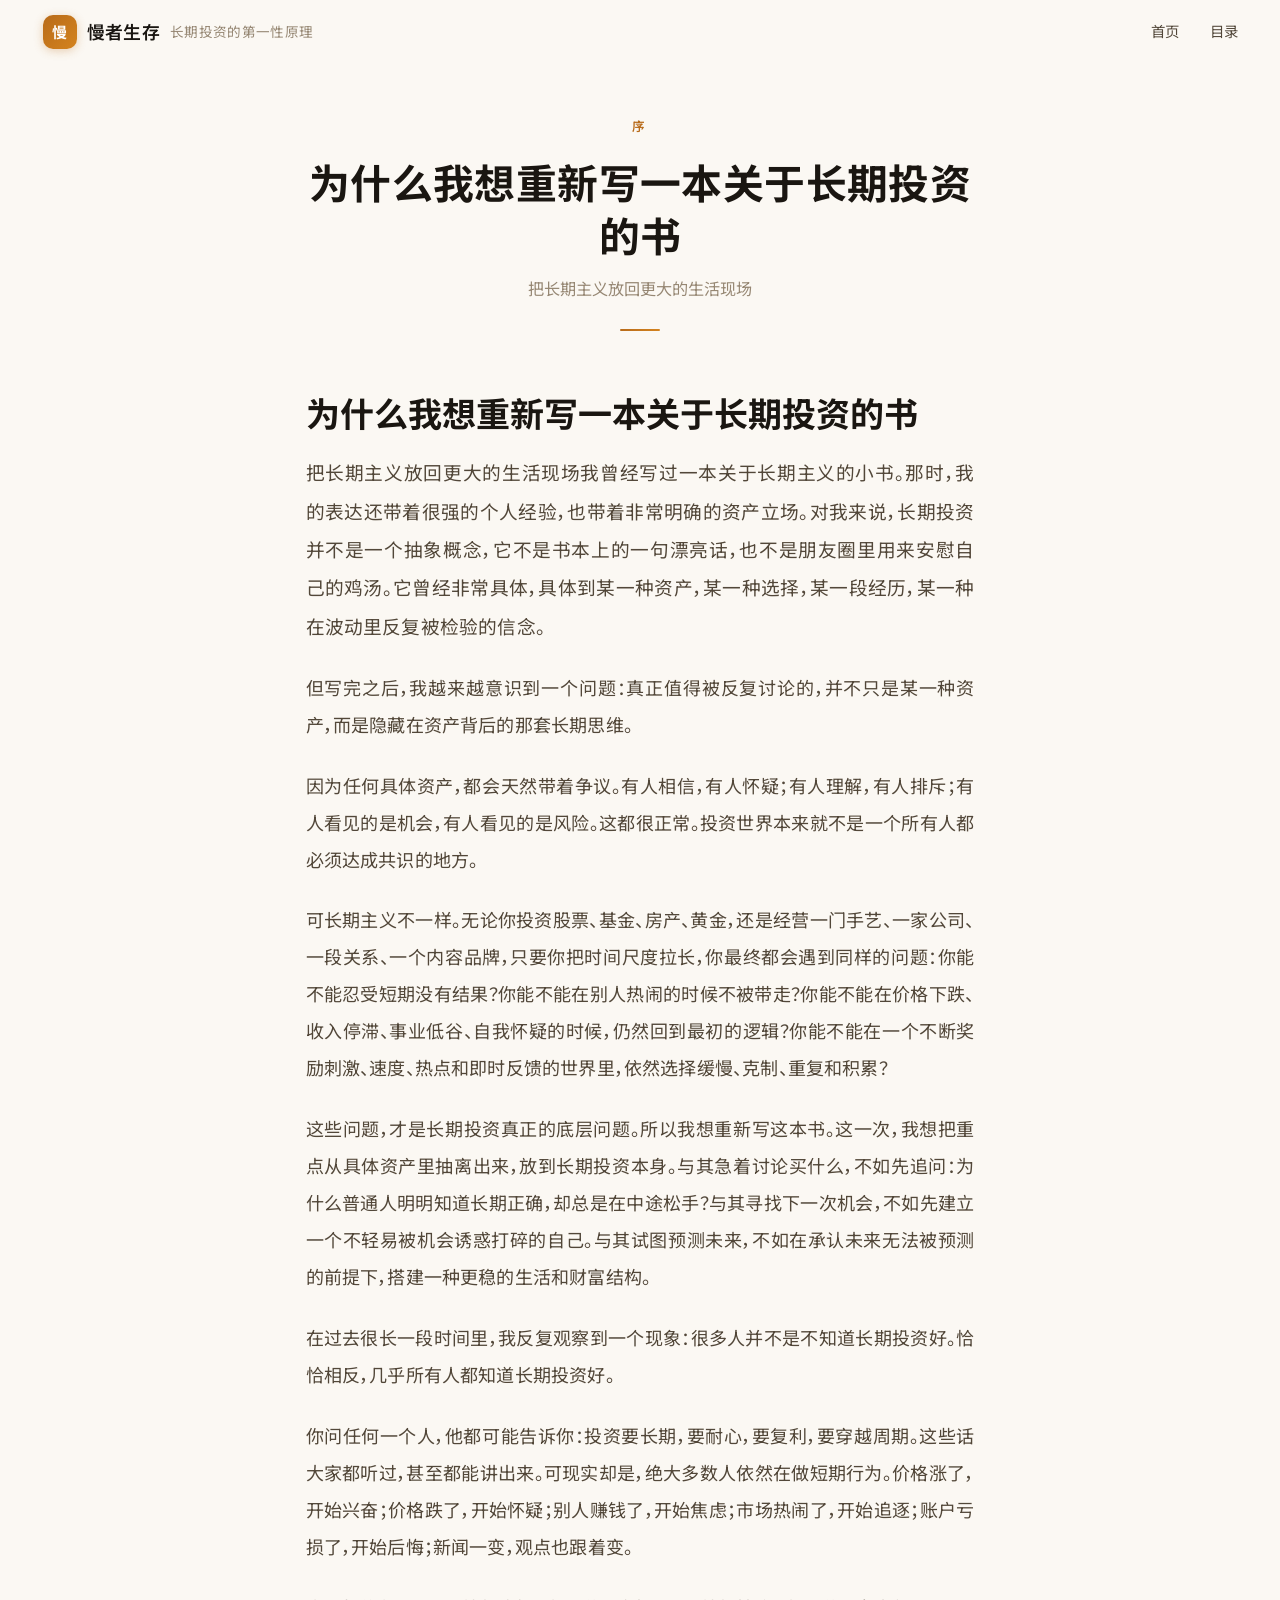
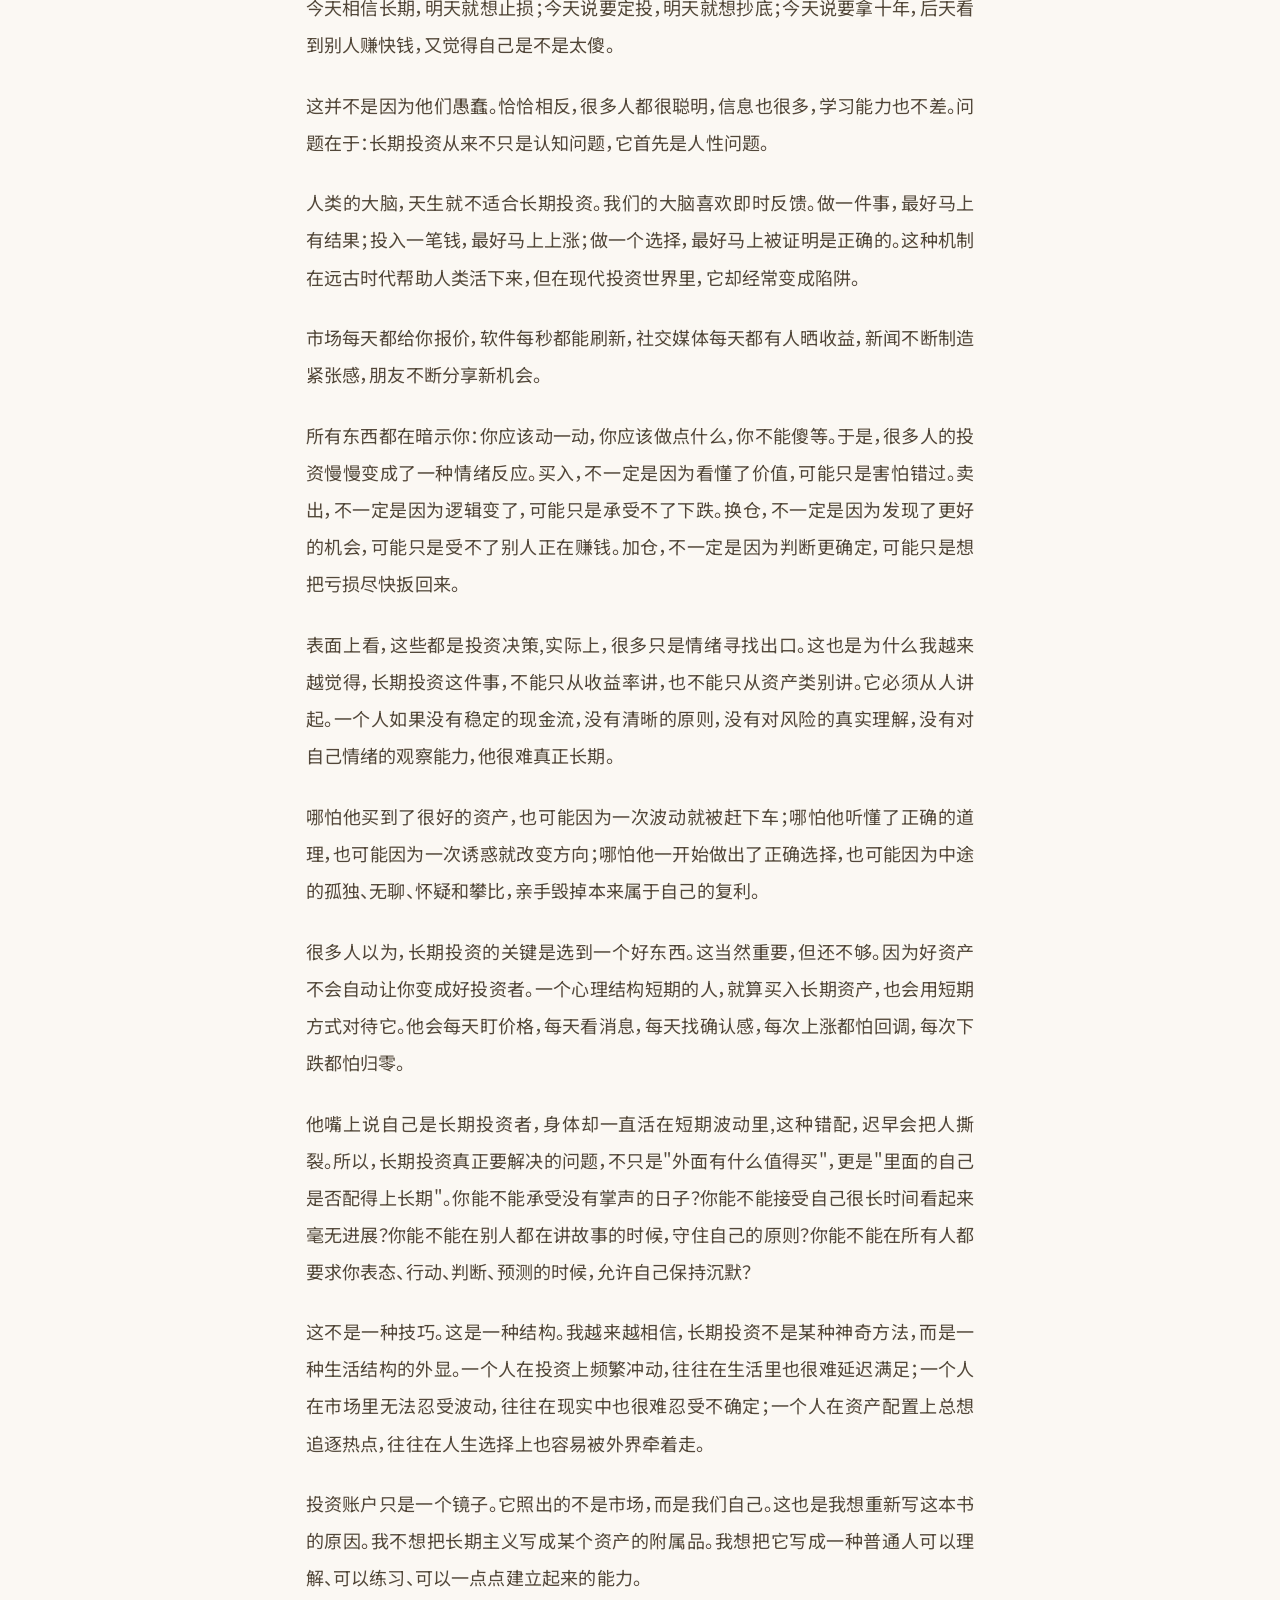
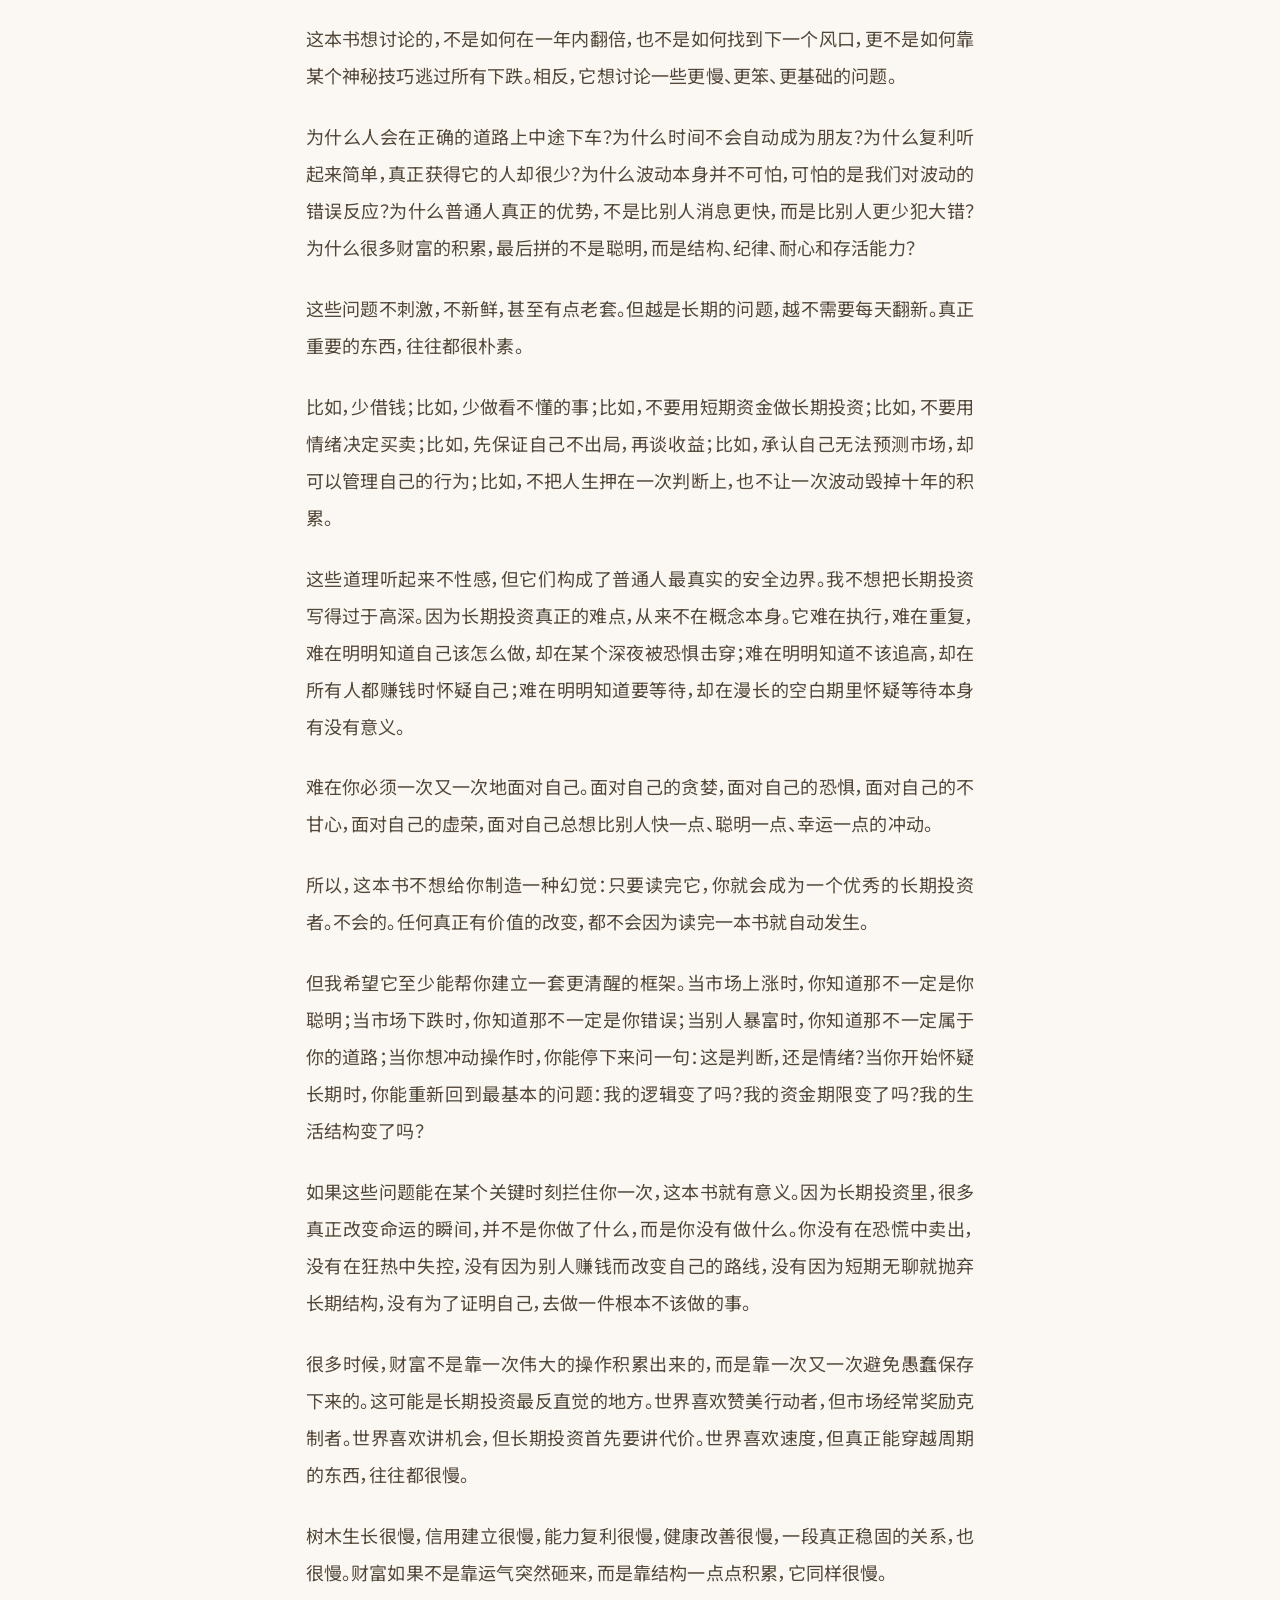
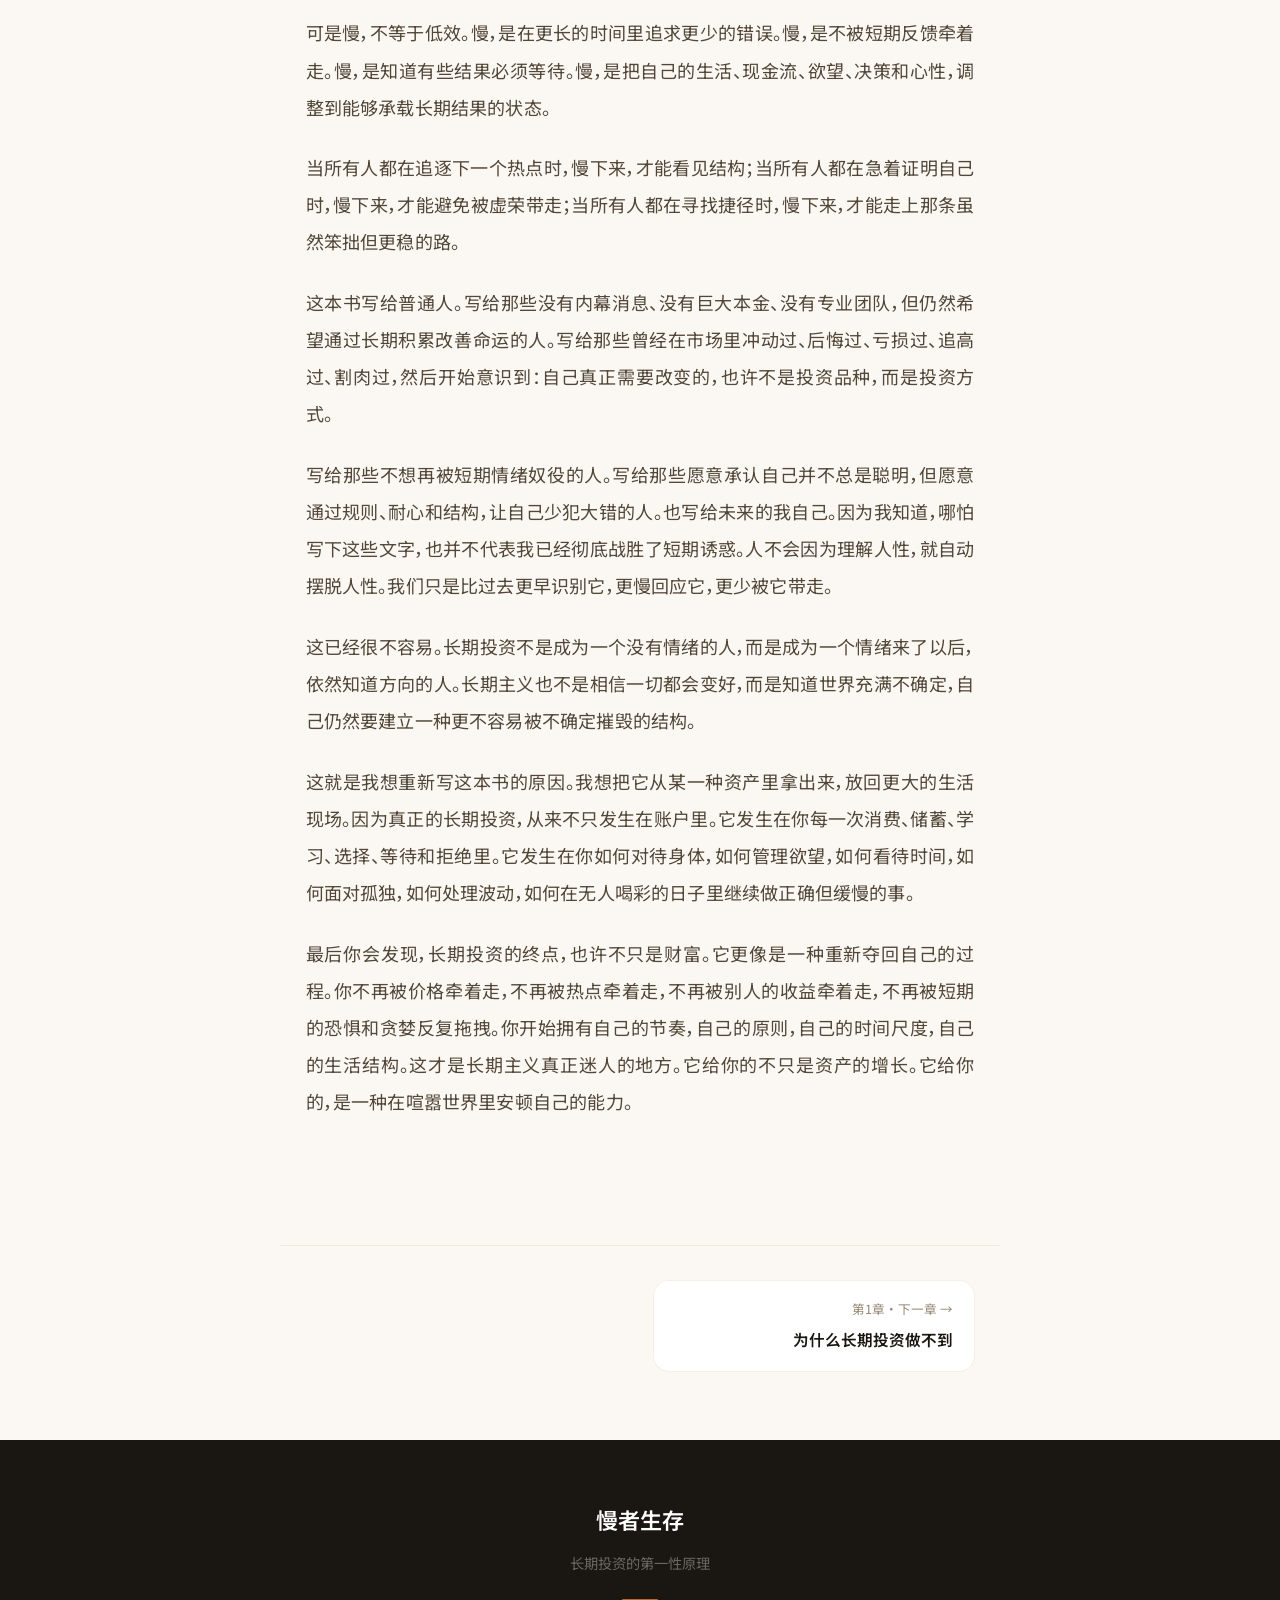
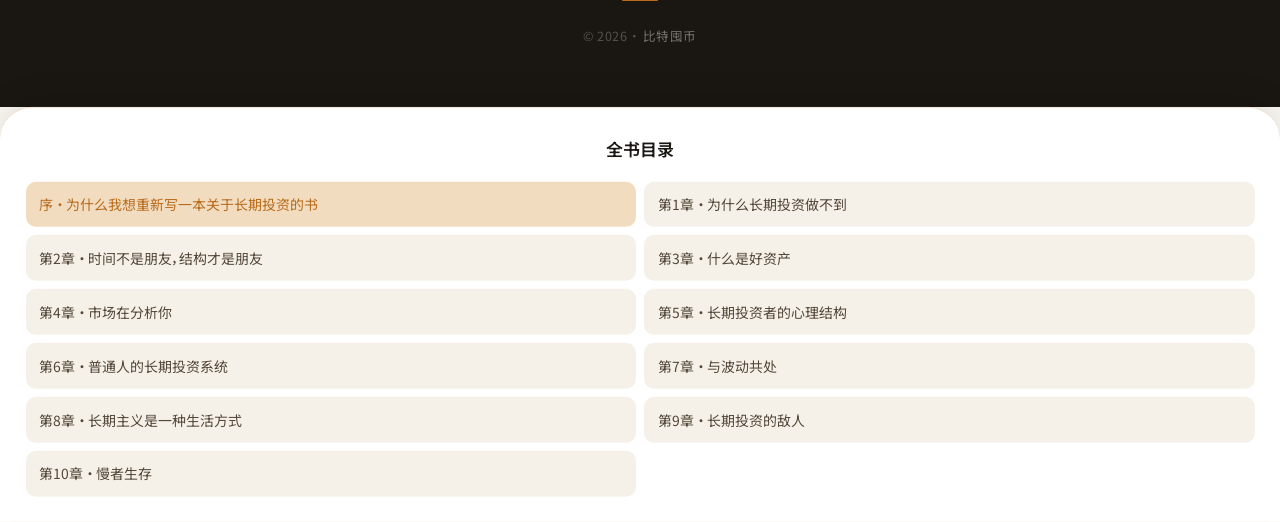
<file: preface.html>
<!DOCTYPE html>
<html lang="zh-CN">
<head>
  <meta charset="UTF-8">
  <meta name="viewport" content="width=device-width, initial-scale=1.0, maximum-scale=5.0">
  <title>为什么我想重新写一本关于长期投资的书 — 慢者生存</title>
  <meta name="description" content="把长期主义放回更大的生活现场。《慢者生存》序，探讨长期投资的第一性原理。">
  <meta name="keywords" content="长期投资,为什么我想重新写一本关于长期投资的书,把长期主义放回更大的生活现场,慢者生存,投资心理学">
  <meta name="author" content="比特囤币">

  <meta property="og:type" content="article">
  <meta property="og:title" content="为什么我想重新写一本关于长期投资的书 — 慢者生存">
  <meta property="og:description" content="把长期主义放回更大的生活现场">
  <meta property="og:locale" content="zh_CN">
  <meta property="og:site_name" content="慢者生存">

  <meta name="twitter:card" content="summary">
  <meta name="twitter:title" content="为什么我想重新写一本关于长期投资的书 — 慢者生存">

  <link rel="canonical" href="https://hold.btchao.com/preface.html">

  <!-- DNS 预解析 -->
  <link rel="dns-prefetch" href="//fonts.googleapis.com">
  <link rel="dns-prefetch" href="//fonts.gstatic.com">

  <!-- 预加载关键资源 -->
  <link rel="preload" href="style.css" as="style">
  <link rel="preload" href="script.js" as="script">

  <!-- 移动端 & PWA -->
  <meta name="theme-color" content="#FBF8F3">
  <meta name="apple-mobile-web-app-capable" content="yes">
  <meta name="apple-mobile-web-app-status-bar-style" content="default">
  <meta name="apple-mobile-web-app-title" content="慢者生存">
  <meta name="mobile-web-app-capable" content="yes">

  <!-- 结构化数据链接增强 -->
  <link rel="alternate" hreflang="zh-CN" href="https://hold.btchao.com/preface.html">
  <link rel="alternate" hreflang="x-default" href="https://hold.btchao.com/preface.html">

  <!-- Open Graph 增强 -->
  <meta property="og:url" content="https://hold.btchao.com/preface.html">
  <meta property="og:site_name" content="慢者生存">
  <meta name="format-detection" content="telephone=no">

  <!-- Fonts -->
  <link rel="preconnect" href="https://fonts.googleapis.com">
  <link rel="preconnect" href="https://fonts.gstatic.com" crossorigin>
  <link href="https://fonts.googleapis.com/css2?family=Noto+Sans+SC:wght@400;500;600;700&display=swap" rel="stylesheet">

  <link rel="manifest" href="manifest.json">
  <link rel="icon" href="data:image/svg+xml,<svg xmlns='http://www.w3.org/2000/svg' width='64' height='64' viewBox='0 0 64 64'><rect width='64' height='64' rx='12' fill='%23B86B1A'/><text x='32' y='44' font-size='32' font-weight='bold' text-anchor='middle' fill='white' font-family='sans-serif'>慢</text></svg>">
  <link rel="stylesheet" href="style.css">

  <!-- JSON-LD 结构化数据 -->
  <script type="application/ld+json">
  {
    "@context": "https://schema.org",
    "@type": "Article",
    "headline": "为什么我想重新写一本关于长期投资的书",
    "description": "把长期主义放回更大的生活现场",
    "isPartOf": {
      "@type": "Book",
      "name": "慢者生存",
      "author": { "@type": "Organization", "name": "比特囤币" }
    },
    "inLanguage": "zh-CN"
  },
    "url": "https://hold.btchao.com/preface.html",
    "author": { "@type": "Organization", "name": "比特囤币", "url": "https://www.btchao.com" }
  </script>
</head>
<body>
  <div class="scroll-progress"></div>

  <nav class="t">
    <a class="nb" href="index.html">
      <div class="ni">慢</div>
      <span>慢者生存</span>
      <span class="nr">长期投资的第一性原理</span>
    </a>
    <div class="nav-links">
      <a href="index.html">首页</a>
      <a href="#contents">目录</a>
    </div>
    <button class="nav-menu-btn" aria-label="目录">
      <svg width="20" height="20" viewBox="0 0 20 20" fill="currentColor"><path d="M3 5h14v2H3V5zm0 4h14v2H3V9zm0 4h14v2H3v-2z"/></svg>
    </button>
  </nav>

  

  <div class="article-wrap">
    <div class="article-header">
      <div class="eyebrow">序</div>
      <h1>为什么我想重新写一本关于长期投资的书</h1>
      <div class="subtitle">把长期主义放回更大的生活现场</div>
      <div class="divider"></div>
    </div>

    <article class="al">
            <h1>为什么我想重新写一本关于长期投资的书</h1>
            <p>把长期主义放回更大的生活现场我曾经写过一本关于长期主义的小书。那时，我的表达还带着很强的个人经验，也带着非常明确的资产立场。对我来说，长期投资并不是一个抽象概念，它不是书本上的一句漂亮话，也不是朋友圈里用来安慰自己的鸡汤。它曾经非常具体，具体到某一种资产，某一种选择，某一段经历，某一种在波动里反复被检验的信念。</p>
            <p>但写完之后，我越来越意识到一个问题：真正值得被反复讨论的，并不只是某一种资产，而是隐藏在资产背后的那套长期思维。</p>
            <p>因为任何具体资产，都会天然带着争议。有人相信，有人怀疑；有人理解，有人排斥；有人看见的是机会，有人看见的是风险。这都很正常。投资世界本来就不是一个所有人都必须达成共识的地方。</p>
            <p>可长期主义不一样。无论你投资股票、基金、房产、黄金，还是经营一门手艺、一家公司、一段关系、一个内容品牌，只要你把时间尺度拉长，你最终都会遇到同样的问题：你能不能忍受短期没有结果？你能不能在别人热闹的时候不被带走？你能不能在价格下跌、收入停滞、事业低谷、自我怀疑的时候，仍然回到最初的逻辑？你能不能在一个不断奖励刺激、速度、热点和即时反馈的世界里，依然选择缓慢、克制、重复和积累？</p>
            <p>这些问题，才是长期投资真正的底层问题。所以我想重新写这本书。这一次，我想把重点从具体资产里抽离出来，放到长期投资本身。与其急着讨论买什么，不如先追问：为什么普通人明明知道长期正确，却总是在中途松手？与其寻找下一次机会，不如先建立一个不轻易被机会诱惑打碎的自己。与其试图预测未来，不如在承认未来无法被预测的前提下，搭建一种更稳的生活和财富结构。</p>
            <p>在过去很长一段时间里，我反复观察到一个现象：很多人并不是不知道长期投资好。恰恰相反，几乎所有人都知道长期投资好。</p>
            <p>你问任何一个人，他都可能告诉你：投资要长期，要耐心，要复利，要穿越周期。这些话大家都听过，甚至都能讲出来。可现实却是，绝大多数人依然在做短期行为。价格涨了，开始兴奋；价格跌了，开始怀疑；别人赚钱了，开始焦虑；市场热闹了，开始追逐；账户亏损了，开始后悔；新闻一变，观点也跟着变。</p>
            <p>今天相信长期，明天就想止损；今天说要定投，明天就想抄底；今天说要拿十年，后天看到别人赚快钱，又觉得自己是不是太傻。</p>
            <p>这并不是因为他们愚蠢。恰恰相反，很多人都很聪明，信息也很多，学习能力也不差。问题在于：长期投资从来不只是认知问题，它首先是人性问题。</p>
            <p>人类的大脑，天生就不适合长期投资。我们的大脑喜欢即时反馈。做一件事，最好马上有结果；投入一笔钱，最好马上上涨；做一个选择，最好马上被证明是正确的。这种机制在远古时代帮助人类活下来，但在现代投资世界里，它却经常变成陷阱。</p>
            <p>市场每天都给你报价，软件每秒都能刷新，社交媒体每天都有人晒收益，新闻不断制造紧张感，朋友不断分享新机会。</p>
            <p>所有东西都在暗示你：你应该动一动，你应该做点什么，你不能傻等。于是，很多人的投资慢慢变成了一种情绪反应。买入，不一定是因为看懂了价值，可能只是害怕错过。卖出，不一定是因为逻辑变了，可能只是承受不了下跌。换仓，不一定是因为发现了更好的机会，可能只是受不了别人正在赚钱。加仓，不一定是因为判断更确定，可能只是想把亏损尽快扳回来。</p>
            <p>表面上看，这些都是投资决策,实际上，很多只是情绪寻找出口。这也是为什么我越来越觉得，长期投资这件事，不能只从收益率讲，也不能只从资产类别讲。它必须从人讲起。一个人如果没有稳定的现金流，没有清晰的原则，没有对风险的真实理解，没有对自己情绪的观察能力，他很难真正长期。</p>
            <p>哪怕他买到了很好的资产，也可能因为一次波动就被赶下车；哪怕他听懂了正确的道理，也可能因为一次诱惑就改变方向；哪怕他一开始做出了正确选择，也可能因为中途的孤独、无聊、怀疑和攀比，亲手毁掉本来属于自己的复利。</p>
            <p>很多人以为，长期投资的关键是选到一个好东西。这当然重要，但还不够。因为好资产不会自动让你变成好投资者。一个心理结构短期的人，就算买入长期资产，也会用短期方式对待它。他会每天盯价格，每天看消息，每天找确认感，每次上涨都怕回调，每次下跌都怕归零。</p>
            <p>他嘴上说自己是长期投资者，身体却一直活在短期波动里,这种错配，迟早会把人撕裂。所以，长期投资真正要解决的问题，不只是"外面有什么值得买"，更是"里面的自己是否配得上长期"。你能不能承受没有掌声的日子？你能不能接受自己很长时间看起来毫无进展？你能不能在别人都在讲故事的时候，守住自己的原则？你能不能在所有人都要求你表态、行动、判断、预测的时候，允许自己保持沉默？</p>
            <p>这不是一种技巧。这是一种结构。我越来越相信，长期投资不是某种神奇方法，而是一种生活结构的外显。一个人在投资上频繁冲动，往往在生活里也很难延迟满足；一个人在市场里无法忍受波动，往往在现实中也很难忍受不确定；一个人在资产配置上总想追逐热点，往往在人生选择上也容易被外界牵着走。</p>
            <p>投资账户只是一个镜子。它照出的不是市场，而是我们自己。这也是我想重新写这本书的原因。我不想把长期主义写成某个资产的附属品。我想把它写成一种普通人可以理解、可以练习、可以一点点建立起来的能力。</p>
            <p>这本书想讨论的，不是如何在一年内翻倍，也不是如何找到下一个风口，更不是如何靠某个神秘技巧逃过所有下跌。相反，它想讨论一些更慢、更笨、更基础的问题。</p>
            <p>为什么人会在正确的道路上中途下车？为什么时间不会自动成为朋友？为什么复利听起来简单，真正获得它的人却很少？为什么波动本身并不可怕，可怕的是我们对波动的错误反应？为什么普通人真正的优势，不是比别人消息更快，而是比别人更少犯大错？为什么很多财富的积累，最后拼的不是聪明，而是结构、纪律、耐心和存活能力？</p>
            <p>这些问题不刺激，不新鲜，甚至有点老套。但越是长期的问题，越不需要每天翻新。真正重要的东西，往往都很朴素。</p>
            <p>比如，少借钱；比如，少做看不懂的事；比如，不要用短期资金做长期投资；比如，不要用情绪决定买卖；比如，先保证自己不出局，再谈收益；比如，承认自己无法预测市场，却可以管理自己的行为；比如，不把人生押在一次判断上，也不让一次波动毁掉十年的积累。</p>
            <p>这些道理听起来不性感，但它们构成了普通人最真实的安全边界。我不想把长期投资写得过于高深。因为长期投资真正的难点，从来不在概念本身。它难在执行，难在重复，难在明明知道自己该怎么做，却在某个深夜被恐惧击穿；难在明明知道不该追高，却在所有人都赚钱时怀疑自己；难在明明知道要等待，却在漫长的空白期里怀疑等待本身有没有意义。</p>
            <p>难在你必须一次又一次地面对自己。面对自己的贪婪，面对自己的恐惧，面对自己的不甘心，面对自己的虚荣，面对自己总想比别人快一点、聪明一点、幸运一点的冲动。</p>
            <p>所以，这本书不想给你制造一种幻觉：只要读完它，你就会成为一个优秀的长期投资者。不会的。任何真正有价值的改变，都不会因为读完一本书就自动发生。</p>
            <p>但我希望它至少能帮你建立一套更清醒的框架。当市场上涨时，你知道那不一定是你聪明；当市场下跌时，你知道那不一定是你错误；当别人暴富时，你知道那不一定属于你的道路；当你想冲动操作时，你能停下来问一句：这是判断，还是情绪？当你开始怀疑长期时，你能重新回到最基本的问题：我的逻辑变了吗？我的资金期限变了吗？我的生活结构变了吗？</p>
            <p>如果这些问题能在某个关键时刻拦住你一次，这本书就有意义。因为长期投资里，很多真正改变命运的瞬间，并不是你做了什么，而是你没有做什么。你没有在恐慌中卖出，没有在狂热中失控，没有因为别人赚钱而改变自己的路线，没有因为短期无聊就抛弃长期结构，没有为了证明自己，去做一件根本不该做的事。</p>
            <p>很多时候，财富不是靠一次伟大的操作积累出来的，而是靠一次又一次避免愚蠢保存下来的。这可能是长期投资最反直觉的地方。世界喜欢赞美行动者，但市场经常奖励克制者。世界喜欢讲机会，但长期投资首先要讲代价。世界喜欢速度，但真正能穿越周期的东西，往往都很慢。</p>
            <p>树木生长很慢，信用建立很慢，能力复利很慢，健康改善很慢，一段真正稳固的关系，也很慢。财富如果不是靠运气突然砸来，而是靠结构一点点积累，它同样很慢。</p>
            <p>可是慢，不等于低效。慢，是在更长的时间里追求更少的错误。慢，是不被短期反馈牵着走。慢，是知道有些结果必须等待。慢，是把自己的生活、现金流、欲望、决策和心性，调整到能够承载长期结果的状态。</p>
            <p>当所有人都在追逐下一个热点时，慢下来，才能看见结构；当所有人都在急着证明自己时，慢下来，才能避免被虚荣带走；当所有人都在寻找捷径时，慢下来，才能走上那条虽然笨拙但更稳的路。</p>
            <p>这本书写给普通人。写给那些没有内幕消息、没有巨大本金、没有专业团队，但仍然希望通过长期积累改善命运的人。写给那些曾经在市场里冲动过、后悔过、亏损过、追高过、割肉过，然后开始意识到：自己真正需要改变的，也许不是投资品种，而是投资方式。</p>
            <p>写给那些不想再被短期情绪奴役的人。写给那些愿意承认自己并不总是聪明，但愿意通过规则、耐心和结构，让自己少犯大错的人。也写给未来的我自己。因为我知道，哪怕写下这些文字，也并不代表我已经彻底战胜了短期诱惑。人不会因为理解人性，就自动摆脱人性。我们只是比过去更早识别它，更慢回应它，更少被它带走。</p>
            <p>这已经很不容易。长期投资不是成为一个没有情绪的人，而是成为一个情绪来了以后，依然知道方向的人。长期主义也不是相信一切都会变好，而是知道世界充满不确定，自己仍然要建立一种更不容易被不确定摧毁的结构。</p>
            <p>这就是我想重新写这本书的原因。我想把它从某一种资产里拿出来，放回更大的生活现场。因为真正的长期投资，从来不只发生在账户里。它发生在你每一次消费、储蓄、学习、选择、等待和拒绝里。它发生在你如何对待身体，如何管理欲望，如何看待时间，如何面对孤独，如何处理波动，如何在无人喝彩的日子里继续做正确但缓慢的事。</p>
            <p>最后你会发现，长期投资的终点，也许不只是财富。它更像是一种重新夺回自己的过程。你不再被价格牵着走，不再被热点牵着走，不再被别人的收益牵着走，不再被短期的恐惧和贪婪反复拖拽。你开始拥有自己的节奏，自己的原则，自己的时间尺度，自己的生活结构。这才是长期主义真正迷人的地方。它给你的不只是资产的增长。它给你的，是一种在喧嚣世界里安顿自己的能力。</p>
    </article>

    <nav class="chapter-nav" id="contents">
          <div class="cn-link placeholder"></div>
          <a class="cn-link next" href="chapter1.html">
            <span class="cn-label">第1章 · 下一章 →</span>
            <span class="cn-title">为什么长期投资做不到</span>
          </a>
    </nav>
  </div>

  <!-- 移动端目录 -->
  <div class="mobile-toc" role="button" aria-label="打开目录">
    <svg width="18" height="18" viewBox="0 0 20 20" fill="currentColor"><path d="M3 5h14v2H3V5zm0 4h14v2H3V9zm0 4h14v2H3v-2z"/></svg>
  </div>

  <div class="toc-overlay"></div>
  <div class="toc-panel">
    <h4>全书目录</h4>
    <ul>
          <li><a href="preface.html" class="current">序 · 为什么我想重新写一本关于长期投资的书</a></li>
          <li><a href="chapter1.html" class="">第1章 · 为什么长期投资做不到</a></li>
          <li><a href="chapter2.html" class="">第2章 · 时间不是朋友，结构才是朋友</a></li>
          <li><a href="chapter3.html" class="">第3章 · 什么是好资产</a></li>
          <li><a href="chapter4.html" class="">第4章 · 市场在分析你</a></li>
          <li><a href="chapter5.html" class="">第5章 · 长期投资者的心理结构</a></li>
          <li><a href="chapter6.html" class="">第6章 · 普通人的长期投资系统</a></li>
          <li><a href="chapter7.html" class="">第7章 · 与波动共处</a></li>
          <li><a href="chapter8.html" class="">第8章 · 长期主义是一种生活方式</a></li>
          <li><a href="chapter9.html" class="">第9章 · 长期投资的敌人</a></li>
          <li><a href="chapter10.html" class="">第10章 · 慢者生存</a></li>
    </ul>
  </div>

  <div class="back-to-top" role="button" aria-label="回到顶部">
    <svg width="18" height="18" viewBox="0 0 20 20" fill="currentColor"><path d="M10 6l-5 5 1.41 1.41L10 8.83l3.59 3.58L15 11l-5-5z" transform="rotate(180 10 10)"/></svg>
  </div>

  <footer class="ft">
    <div class="ftt">慢者生存</div>
    <div class="ftd">长期投资的第一性原理</div>
    <div class="fth"></div>
    <div class="ftn">© 2026 · <a href="https://www.btchao.com">比特囤币</a></div>
  </footer>

  <script src="script.js"></script>
</body>
</html>
</file>
<file: style.css>
/* ============================================
   慢者生存 v2 — 丝滑流畅版
   ============================================ */

:root {
  --bg: #FBF8F3;
  --bgc: #FFFFFF;
  --bgs: #F6F1E8;
  --t: #1A1611;
  --t2: #524739;
  --t3: #968773;
  --a: #B86B1A;
  --ah: #9C5810;
  --ap: #F2DCC0;
  --accent-soft: rgba(184, 107, 26, 0.08);
  --bd: rgba(180, 100, 20, 0.10);
  --bdh: rgba(180, 100, 20, 0.22);
  --sh: 0 4px 24px rgba(160, 80, 10, 0.06);
  --shl: 0 12px 44px rgba(160, 80, 10, 10%);
  --r1: 10px;
  --r2: 16px;
  --r3: 24px;
  --r4: 32px;
  --ff: "Noto Sans SC", "PingFang SC", "Hiragino Sans GB", "Microsoft YaHei", system-ui, sans-serif;
  --fs: "Noto Sans SC", "PingFang SC", "Hiragino Sans GB", "Microsoft YaHei", system-ui, sans-serif;
  --nh: 64px;
  --content-w: 720px;
  --wide-w: 960px;
  --ease-out: cubic-bezier(0.16, 1, 0.3, 1);
  --ease-in-out: cubic-bezier(0.65, 0, 0.35, 1);
  --ease-bounce: cubic-bezier(0.34, 1.56, 0.64, 1);
}

/* ====== Reset ====== */
*, *::before, *::after { margin: 0; padding: 0; box-sizing: border-box; }

html {
  font-size: 17px;
  scroll-behavior: smooth;
  scroll-padding-top: calc(var(--nh) + 24px);
  -webkit-text-size-adjust: 100%;
}

body {
  font-family: var(--ff);
  background: var(--bg);
  color: var(--t);
  min-height: 100vh;
  -webkit-font-smoothing: antialiased;
  -moz-osx-font-smoothing: grayscale;
  line-height: 1.8;
  font-feature-settings: "palt";
  overflow-x: hidden;
  opacity: 0;
  animation: pageEnter 0.4s var(--ease-out) 0.1s forwards;
}

@keyframes pageEnter {
  from { opacity: 0; transform: translateY(8px); }
  to { opacity: 1; transform: translateY(0); }
}

::selection { background: var(--ap); color: var(--ah); }

a {
  color: var(--a);
  text-decoration: none;
  transition: color 0.25s var(--ease-out);
}
a:hover { color: var(--ah); }

/* ====== View Transitions API ====== */
@supports (view-transition-name: none) {
  ::view-transition-old(root),
  ::view-transition-new(root) {
    animation-duration: 0.3s;
    animation-timing-function: var(--ease-out);
  }
  ::view-transition-old(root) { animation-name: vt-out; }
  ::view-transition-new(root) { animation-name: vt-in; }
  @keyframes vt-out {
    to { opacity: 0; transform: translateY(-12px); }
  }
  @keyframes vt-in {
    from { opacity: 0; transform: translateY(12px); }
  }
}

/* ====== 进度条 ====== */
.scroll-progress {
  position: fixed;
  top: 0; left: 0;
  height: 3px;
  width: 0;
  background: linear-gradient(90deg, var(--a), #D4831E);
  z-index: 1000;
  transition: width 0.08s linear;
  box-shadow: 0 0 8px rgba(184, 107, 26, 0.4);
}

/* ====== 导航 ====== */
nav.t {
  position: fixed;
  top: 0; left: 0; right: 0;
  height: var(--nh);
  background: rgba(251, 248, 243, 0.82);
  backdrop-filter: blur(20px) saturate(180%);
  -webkit-backdrop-filter: blur(20px) saturate(180%);
  border-bottom: 1px solid transparent;
  z-index: 900;
  display: flex;
  align-items: center;
  justify-content: space-between;
  padding: 0 clamp(1rem, 5vw, 2.5rem);
  transition: border-color 0.3s var(--ease-out), background 0.3s var(--ease-out);
}

nav.t.scrolled {
  border-bottom-color: var(--bd);
  background: rgba(251, 248, 243, 0.95);
}

.nb {
  display: flex;
  align-items: center;
  gap: 10px;
  text-decoration: none;
  color: var(--t);
  font-family: var(--ff);
  font-size: 1.05rem;
  font-weight: 600;
  letter-spacing: 0.02em;
  transition: opacity 0.2s;
}
.nb:active { opacity: 0.7; }

.ni {
  width: 34px; height: 34px;
  border-radius: var(--r1);
  background: linear-gradient(135deg, var(--a), #D4831E);
  display: flex; align-items: center; justify-content: center;
  color: #fff; font-size: 15px; font-weight: 700;
  box-shadow: 0 2px 10px rgba(184, 107, 26, 0.3);
  transition: transform 0.3s var(--ease-bounce);
}
.nb:hover .ni { transform: scale(1.08) rotate(-3deg); }

.nr { font-family: var(--fs); font-size: 0.8rem; color: var(--t3); font-weight: 400; }

.nav-menu-btn {
  display: none;
  background: none; border: none; cursor: pointer;
  padding: 8px; color: var(--t);
  transition: opacity 0.2s;
}
.nav-menu-btn:active { opacity: 0.5; }

.nav-links { display: flex; align-items: center; gap: 1.8rem; }

.nav-links a {
  font-family: var(--fs);
  font-size: 0.85rem;
  color: var(--t2);
  font-weight: 400;
  position: relative;
  transition: color 0.25s var(--ease-out);
}
.nav-links a::after {
  content: '';
  position: absolute;
  left: 0; right: 0; bottom: -4px;
  height: 2px;
  background: var(--a);
  border-radius: 2px;
  transform: scaleX(0);
  transform-origin: left;
  transition: transform 0.3s var(--ease-out);
}
.nav-links a:hover { color: var(--a); }
.nav-links a:hover::after { transform: scaleX(1); }

/* ====== 封面 ====== */
.cv {
  min-height: 100vh;
  min-height: 100svh;
  display: flex;
  flex-direction: column;
  align-items: center;
  justify-content: center;
  padding: calc(var(--nh) + 3rem) 2rem 5rem;
  position: relative;
  overflow: hidden;
  text-align: center;
}

.cv-bg-wrap { position: absolute; inset: 0; pointer-events: none; z-index: 0; }

.cv-glow { position: absolute; border-radius: 50%; filter: blur(100px); opacity: 0.4; will-change: transform; }

.cv-glow-1 {
  width: 700px; height: 700px;
  top: -250px; left: 50%;
  transform: translateX(-50%);
  background: radial-gradient(circle, rgba(184, 107, 26, 0.18) 0%, transparent 70%);
  animation: float1 12s ease-in-out infinite;
}
.cv-glow-2 {
  width: 500px; height: 500px;
  bottom: -150px; right: -5%;
  background: radial-gradient(circle, rgba(200, 100, 20, 0.12) 0%, transparent 70%);
  animation: float2 15s ease-in-out infinite;
}
.cv-glow-3 {
  width: 400px; height: 400px;
  top: 30%; left: -10%;
  background: radial-gradient(circle, rgba(240, 180, 60, 0.08) 0%, transparent 70%);
  animation: float3 18s ease-in-out infinite;
}

@keyframes float1 { 0%,100% { transform: translateX(-50%) translateY(0); } 50% { transform: translateX(-50%) translateY(30px); } }
@keyframes float2 { 0%,100% { transform: translateY(0) translateX(0); } 50% { transform: translateY(-20px) translateX(-15px); } }
@keyframes float3 { 0%,100% { transform: translateY(0); } 50% { transform: translateY(40px); } }

.cv-line {
  position: absolute; top: 0; left: 50%;
  transform: translateX(-50%);
  width: 1px; height: 100%;
  background: linear-gradient(to bottom, transparent, rgba(184, 107, 26, 0.12) 30%, rgba(184, 107, 26, 0.12) 70%, transparent);
}

.cv-i { position: relative; z-index: 1; max-width: 760px; width: 100%; }

.cv-top { animation: fadeIn 0.8s var(--ease-out) 0.05s both; margin-bottom: 2rem; }

.bg {
  font-family: var(--fs); font-size: 0.72rem; font-weight: 600;
  letter-spacing: 0.18em; text-transform: uppercase; color: var(--a);
  padding: 6px 18px; background: var(--ap);
  border: 1px solid var(--bdh); border-radius: 100px;
  display: inline-flex; align-items: center; gap: 6px;
}

.cv-title-block { animation: fadeIn 0.8s var(--ease-out) 0.18s both; margin-bottom: 1.5rem; }
.cv-ttl-row { display: flex; align-items: center; justify-content: center; margin-bottom: 0.4rem; }
.ct {
  font-family: var(--ff);
  font-size: clamp(3.5rem, 12vw, 7rem);
  font-weight: 700; color: var(--t);
  letter-spacing: 0.08em; line-height: 1; white-space: nowrap;
}
.cv-ttl-sub {
  font-family: var(--fs); font-size: 0.74rem; font-weight: 500;
  letter-spacing: 0.4em; color: var(--t3);
  text-transform: uppercase; margin-top: 0.8rem;
  animation: fadeIn 0.8s var(--ease-out) 0.28s both;
}

.cv-divider {
  display: flex; align-items: center; justify-content: center;
  gap: 1rem; margin: 1.6rem auto;
  animation: fadeIn 0.8s var(--ease-out) 0.38s both;
}
.cv-divider-line { width: 60px; height: 1px; background: linear-gradient(90deg, transparent, var(--a), transparent); }
.cv-divider-dot { width: 6px; height: 6px; border-radius: 50%; background: var(--a); flex-shrink: 0; }

.cv-quote-block {
  position: relative; z-index: 1; width: 100%;
  max-width: 640px; margin: 3rem auto 0;
  animation: fadeIn 0.8s var(--ease-out) 0.85s both;
}
.cq {
  padding: 2rem 2.5rem; background: var(--bgc);
  border: 1px solid var(--bd); border-radius: var(--r4);
  box-shadow: var(--sh); text-align: left; position: relative;
  transition: box-shadow 0.4s var(--ease-out), transform 0.4s var(--ease-out);
}
.cq:hover { box-shadow: var(--shl); transform: translateY(-2px); }
.cq::before {
  content: '\201C'; position: absolute;
  top: 0.6rem; left: 1.2rem; font-size: 3.5rem;
  color: var(--a); opacity: 0.15;
  font-family: Georgia, serif; line-height: 1;
}
.cq p { font-size: 0.95rem; line-height: 2; color: var(--t2); }

.cm {
  display: flex; align-items: center; justify-content: center;
  gap: 1.2rem; flex-wrap: wrap;
  font-family: var(--fs); font-size: 0.8rem; color: var(--t3);
  margin: 1.8rem 0 2.2rem;
  animation: fadeIn 0.8s var(--ease-out) 0.58s both;
}
.cm-i { display: flex; align-items: center; gap: 0.4rem; }

.cta {
  display: inline-flex; align-items: center; gap: 10px;
  padding: 15px 44px;
  background: linear-gradient(135deg, var(--a), #D4831E);
  color: #fff; border-radius: var(--r2);
  font-family: var(--fs); font-size: 1rem; font-weight: 600;
  text-decoration: none;
  transition: all 0.35s var(--ease-out);
  box-shadow: 0 8px 28px rgba(184, 107, 26, 0.25), 0 2px 8px rgba(184, 107, 26, 0.15);
  animation: fadeIn 0.8s var(--ease-out) 0.68s both;
  border: none; cursor: pointer;
  -webkit-tap-highlight-color: transparent;
}
.cta:hover {
  transform: translateY(-3px);
  box-shadow: 0 12px 38px rgba(184, 107, 26, 0.32), 0 3px 12px rgba(184, 107, 26, 0.2);
  color: #fff;
}
.cta:active { transform: translateY(-1px) scale(0.98); }
.cta-arrow { display: inline-block; transition: transform 0.3s var(--ease-out); }
.cta:hover .cta-arrow { transform: translateX(4px); }

/* ====== 章节列表 ====== */
.cs2 { padding: 5rem 2rem 5rem; background: var(--bgs); border-top: 1px solid var(--bd); }

.cs2-i { max-width: var(--wide-w); margin: 0 auto; }

.sh { text-align: center; margin-bottom: 3rem; }
.sh-l {
  font-family: var(--fs); font-size: 0.7rem; font-weight: 600;
  letter-spacing: 0.2em; text-transform: uppercase; color: var(--a);
  display: block; margin-bottom: 0.8rem;
}
.sh h2 { font-family: var(--ff); font-size: clamp(1.6rem, 4vw, 2.2rem); font-weight: 700; letter-spacing: 0.02em; }

.cl {
  display: grid;
  grid-template-columns: repeat(auto-fill, minmax(280px, 1fr));
  gap: 0.8rem;
}

.cc {
  display: flex; align-items: center; gap: 1rem;
  padding: 1.1rem 1.3rem; background: var(--bgc);
  border: 1px solid var(--bd); border-radius: var(--r3);
  text-decoration: none; color: var(--t);
  transition: all 0.35s var(--ease-out);
  position: relative; overflow: hidden;
  -webkit-tap-highlight-color: transparent;
}
.cc::before {
  content: ''; position: absolute;
  left: 0; top: 0; bottom: 0; width: 3px;
  background: linear-gradient(to bottom, var(--a), #D4831E);
  opacity: 0; transition: opacity 0.3s var(--ease-out);
}
.cc::after {
  content: ''; position: absolute; inset: 0;
  background: linear-gradient(135deg, rgba(184, 107, 26, 0.04), transparent);
  opacity: 0; transition: opacity 0.3s var(--ease-out);
  pointer-events: none;
}
.cc:hover {
  border-color: var(--a);
  transform: translateX(4px);
  box-shadow: var(--sh);
  color: var(--t);
}
.cc:hover::before { opacity: 1; }
.cc:hover::after { opacity: 1; }
.cc:active { transform: translateX(2px) scale(0.99); }

.cn {
  font-family: var(--fs); font-size: 0.7rem; font-weight: 700;
  color: var(--a); min-width: 38px; height: 38px;
  border-radius: 10px; background: var(--ap);
  display: flex; align-items: center; justify-content: center;
  flex-shrink: 0; transition: all 0.35s var(--ease-out);
}
.cc:hover .cn { background: var(--a); color: #fff; transform: scale(1.05); }

.ci { flex: 1; min-width: 0; }
.ct2 { font-family: var(--ff); font-size: 0.94rem; font-weight: 600; line-height: 1.4; }
.cd { font-family: var(--fs); font-size: 0.76rem; color: var(--t3); margin-top: 0.2rem; }

.ca {
  color: var(--a); opacity: 0;
  transform: translateX(-5px);
  transition: all 0.3s var(--ease-out);
  flex-shrink: 0;
}
.cc:hover .ca { opacity: 1; transform: translateX(0); }

/* ====== 文章页 ====== */
.article-wrap { padding-top: var(--nh); }

.article-header {
  max-width: var(--content-w); margin: 0 auto;
  padding: 3rem 1.5rem 1.5rem; text-align: center;
}

.article-header .eyebrow {
  font-family: var(--fs); font-size: 0.74rem; font-weight: 600;
  letter-spacing: 0.18em; text-transform: uppercase;
  color: var(--a); margin-bottom: 1rem;
}
.article-header h1 {
  font-family: var(--ff); font-size: clamp(1.6rem, 5vw, 2.4rem);
  font-weight: 700; letter-spacing: 0.01em;
  line-height: 1.3; margin-bottom: 0.8rem;
}
.article-header .subtitle { font-family: var(--fs); font-size: 0.95rem; color: var(--t3); font-weight: 400; }
.article-header .divider {
  width: 40px; height: 2px;
  background: linear-gradient(90deg, var(--a), #D4831E);
  border-radius: 2px; margin: 1.5rem auto 0;
}

article.al {
  max-width: var(--content-w); margin: 0 auto;
  padding: 2rem 1.5rem 4rem;
}

article.al h1 {
  font-family: var(--ff); font-size: clamp(1.5rem, 4.5vw, 2rem);
  font-weight: 700; margin-top: 2.5rem; margin-bottom: 1rem;
  line-height: 1.35; color: var(--t);
  scroll-margin-top: calc(var(--nh) + 1rem);
}
article.al h1:first-child { margin-top: 0; }

article.al h3 {
  font-family: var(--ff); font-size: 1.15rem; font-weight: 600;
  margin-top: 2.5rem; margin-bottom: 1rem; color: var(--t);
  letter-spacing: 0.01em; position: relative; padding-left: 0;
  scroll-margin-top: calc(var(--nh) + 1rem);
}
article.al h3::before {
  content: ''; display: inline-block;
  width: 4px; height: 1.15rem;
  background: linear-gradient(180deg, var(--a), #D4831E);
  border-radius: 2px; margin-right: 0.6rem; vertical-align: -0.1rem;
}

article.al p {
  font-family: var(--ff); font-size: 1.0625rem;
  line-height: 2.05; color: var(--t2);
  margin-bottom: 1.4rem; text-align: justify;
  letter-spacing: 0.01em; word-break: break-word;
  opacity: 0; animation: paraFade 0.5s var(--ease-out) forwards;
  animation-delay: calc(var(--n, 0) * 0.02s);
}

@keyframes paraFade {
  from { opacity: 0; transform: translateY(8px); }
  to { opacity: 1; transform: translateY(0); }
}

article.al p:first-of-type { font-size: 1.1rem; color: var(--t2); font-weight: 400; }

/* ====== 章节 Prev/Next 导航 ====== */
.chapter-nav {
  max-width: var(--content-w); margin: 0 auto;
  padding: 2rem 1.5rem 4rem;
  display: flex; justify-content: space-between;
  align-items: stretch; gap: 1rem;
  border-top: 1px solid var(--bd); margin-top: 2rem;
}

.cn-link {
  display: flex; flex-direction: column; gap: 0.3rem;
  padding: 1rem 1.2rem; border-radius: var(--r2);
  background: var(--bgc); border: 1px solid var(--bd);
  text-decoration: none;
  transition: all 0.3s var(--ease-out);
  flex: 1; max-width: 48%;
  -webkit-tap-highlight-color: transparent;
}
.cn-link:hover { border-color: var(--a); box-shadow: var(--sh); transform: translateY(-2px); }
.cn-link:active { transform: translateY(0) scale(0.99); }

.cn-label { font-family: var(--fs); font-size: 0.74rem; color: var(--t3); }
.cn-title { font-family: var(--ff); font-size: 0.92rem; font-weight: 600; color: var(--t); }
.cn-link.next { text-align: right; margin-left: auto; }
.cn-link.placeholder { visibility: hidden; pointer-events: none; }

/* ====== 回到顶部 ====== */
.back-to-top {
  position: fixed; bottom: 2rem; right: 2rem;
  width: 44px; height: 44px; border-radius: 50%;
  background: var(--bgc); border: 1px solid var(--bd);
  box-shadow: var(--sh);
  display: flex; align-items: center; justify-content: center;
  cursor: pointer; opacity: 0;
  transform: translateY(10px) scale(0.8);
  transition: all 0.4s var(--ease-bounce);
  z-index: 800; color: var(--a);
  -webkit-tap-highlight-color: transparent;
}
.back-to-top.visible { opacity: 1; transform: translateY(0) scale(1); }
.back-to-top:hover { border-color: var(--a); background: var(--ap); transform: translateY(-3px) scale(1.05); }
.back-to-top:active { transform: scale(0.9); }

/* ====== Footer ====== */
footer.ft {
  background: var(--t); color: rgba(255, 255, 255, 0.6);
  padding: 3.5rem 2rem; text-align: center;
}
.ftt { font-family: var(--ff); font-size: 1.3rem; font-weight: 600; color: #fff; }
.ftd { font-family: var(--fs); font-size: 0.84rem; color: rgba(255, 255, 255, 0.35); margin-top: 0.6rem; }
.fth { width: 36px; height: 2px; background: var(--a); border-radius: 2px; margin: 1.4rem auto; }
.ftn { font-family: var(--fs); font-size: 0.74rem; color: rgba(255, 255, 255, 0.25); letter-spacing: 0.05em; }
.ftn a { color: rgba(255, 255, 255, 0.4); text-decoration: none; transition: color 0.2s; }
.ftn a:hover { color: var(--a); }

/* ====== 目录侧边栏 ====== */
.toc-sidebar {
  position: fixed; left: 1.5rem; top: 50%;
  transform: translateY(-50%); z-index: 500; display: none;
}
.toc-sidebar ul { list-style: none; padding: 0; margin: 0; }
.toc-sidebar a {
  display: block; font-family: var(--fs); font-size: 0.74rem;
  color: var(--t3); padding: 0.35rem 0; padding-left: 0.8rem;
  border-left: 2px solid transparent;
  transition: all 0.25s var(--ease-out); line-height: 1.5;
}
.toc-sidebar a:hover, .toc-sidebar a.active {
  color: var(--a); border-color: var(--a);
  padding-left: 1rem;
}

/* ====== 移动端目录按钮 ====== */
.mobile-toc {
  display: none; position: fixed; bottom: 2rem; left: 2rem;
  width: 44px; height: 44px; border-radius: 50%;
  background: var(--bgc); border: 1px solid var(--bd);
  box-shadow: var(--sh);
  align-items: center; justify-content: center;
  cursor: pointer; z-index: 800; color: var(--a);
  -webkit-tap-highlight-color: transparent;
  transition: all 0.3s var(--ease-out);
}
.mobile-toc:active { transform: scale(0.9); }

/* ====== 移动端目录面板 ====== */
.toc-panel {
  position: fixed; bottom: 0; left: 0; right: 0;
  max-height: 60vh; background: var(--bgc);
  border-top: 1px solid var(--bdh);
  border-radius: var(--r4) var(--r4) 0 0;
  box-shadow: 0 -8px 30px rgba(0, 0, 0, 0.1);
  padding: 1.5rem; z-index: 950;
  transform: translateY(100%);
  transition: transform 0.4s var(--ease-out);
  overflow-y: auto;
  -webkit-overflow-scrolling: touch;
}
.toc-panel.open { transform: translateY(0); }
.toc-panel h4 { font-family: var(--ff); font-size: 1rem; font-weight: 600; margin-bottom: 1rem; text-align: center; }
.toc-panel ul { list-style: none; padding: 0; display: grid; grid-template-columns: 1fr 1fr; gap: 0.5rem; }
.toc-panel a {
  display: block; font-family: var(--fs); font-size: 0.82rem;
  color: var(--t2); padding: 0.6rem 0.8rem;
  border-radius: var(--r1); background: var(--bgs);
  transition: all 0.2s var(--ease-out);
}
.toc-panel a:hover, .toc-panel a.current { background: var(--ap); color: var(--a); }

.toc-overlay {
  position: fixed; inset: 0; background: rgba(0, 0, 0, 0.3);
  z-index: 940; opacity: 0; pointer-events: none;
  transition: opacity 0.3s var(--ease-out);
  backdrop-filter: blur(2px);
}
.toc-overlay.open { opacity: 1; pointer-events: auto; }

/* ====== 动画 ====== */
@keyframes fadeIn {
  from { opacity: 0; transform: translateY(24px); }
  to { opacity: 1; transform: translateY(0); }
}
.fade-in { animation: fadeIn 0.6s var(--ease-out) both; }

/* ====== 链接预加载指示器 ====== */
.preload-indicator {
  position: fixed; top: 0; left: 0; right: 0;
  height: 100vh; z-index: 9999;
  background: var(--bg);
  display: flex; align-items: center; justify-content: center;
  opacity: 1; transition: opacity 0.3s var(--ease-out);
  pointer-events: none;
}
.preload-indicator.hidden { opacity: 0; }
.preload-spinner {
  width: 32px; height: 32px;
  border: 3px solid var(--bd);
  border-top-color: var(--a);
  border-radius: 50%;
  animation: spin 0.8s linear infinite;
}
@keyframes spin { to { transform: rotate(360deg); } }

/* ====== 滑动手势提示 ====== */
.swipe-hint {
  position: fixed; bottom: 5.5rem; left: 50%;
  transform: translateX(-50%);
  font-family: var(--fs); font-size: 0.7rem;
  color: var(--t3); opacity: 0;
  pointer-events: none; z-index: 700;
  transition: opacity 0.3s; white-space: nowrap;
  display: none;
}
@media (max-width: 768px) { .swipe-hint { display: block; } }

/* ====== 响应式 ====== */
@media (max-width: 1024px) { .toc-sidebar { display: none; } }
@media (min-width: 1400px) { .toc-sidebar { display: block; } }

@media (max-width: 768px) {
  html { font-size: 16px; }
  nav.t { padding: 0 1rem; }
  .nr { display: none; }
  .cv { padding: calc(var(--nh) + 2rem) 1.25rem 4rem; min-height: 100svh; }
  .cv-ttl-row { gap: 1rem; }
  .ct { letter-spacing: 0.04em; }
  .cq { padding: 1.6rem 1.5rem; }
  .cq p { font-size: 0.9rem; }
  .cs2 { padding: 4rem 1rem 4rem; }
  .cl { grid-template-columns: 1fr; }
  article.al { padding: 1.5rem 1.25rem 3rem; }
  article.al p { font-size: 1rem; line-height: 2; text-align: left; }
  .article-header { padding: 2rem 1.25rem 1rem; }
  .chapter-nav { flex-direction: column; padding: 1.5rem 1.25rem 3rem; }
  .cn-link { max-width: 100%; }
  .mobile-toc { display: flex; }
  .back-to-top { bottom: 1rem; right: 1rem; }
  .nav-links { display: none; }
  .nav-menu-btn { display: block; }
  .toc-panel ul { grid-template-columns: 1fr; }
}

@media (max-width: 380px) {
  html { font-size: 15px; }
  .ct { font-size: clamp(2.5rem, 14vw, 4rem); }
}

@media print {
  nav.t, .scroll-progress, .back-to-top, .toc-sidebar, .mobile-toc, .chapter-nav { display: none; }
  body { font-size: 12pt; line-height: 1.8; }
  article.al { max-width: 100%; }
  article.al p { opacity: 1 !important; animation: none !important; }
}

@media (prefers-reduced-motion: reduce) {
  *, *::before, *::after {
    animation-duration: 0.01ms !important;
    transition-duration: 0.01ms !important;
    scroll-behavior: auto !important;
  }
}
</file>
